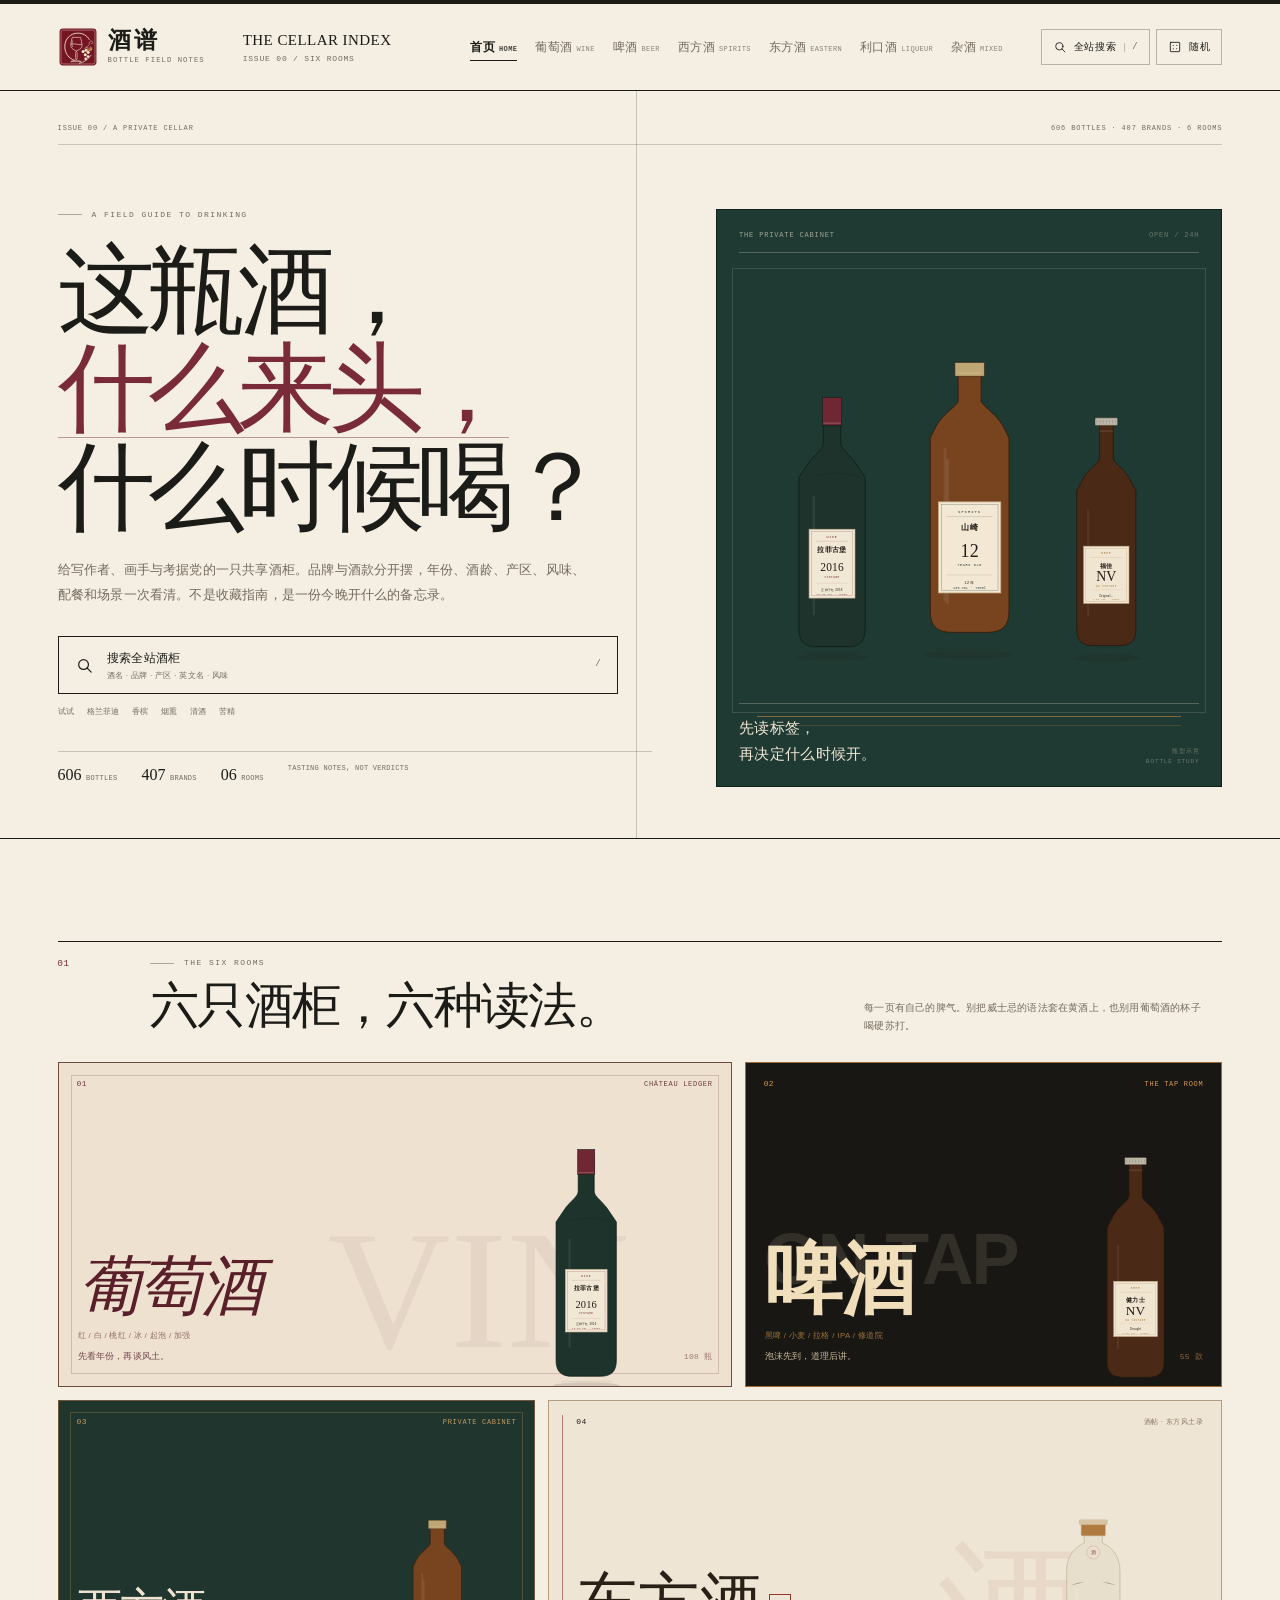
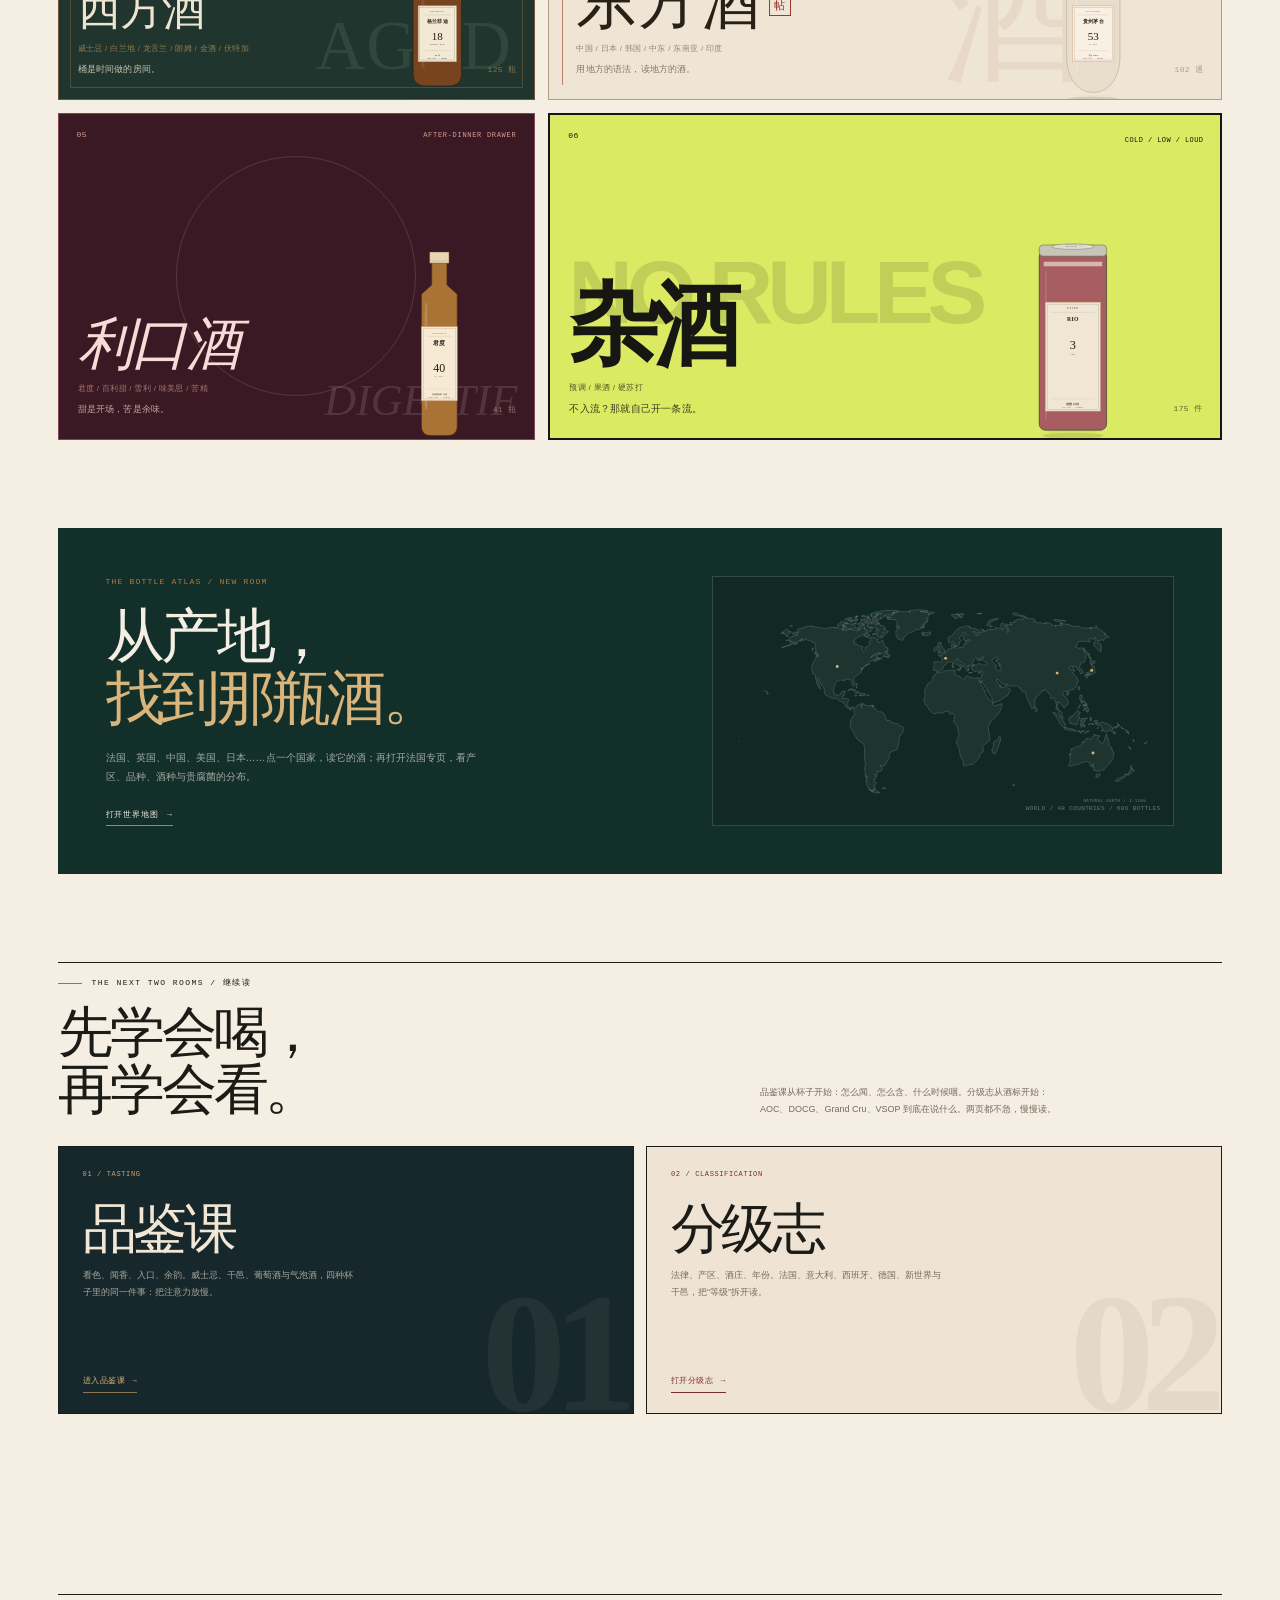
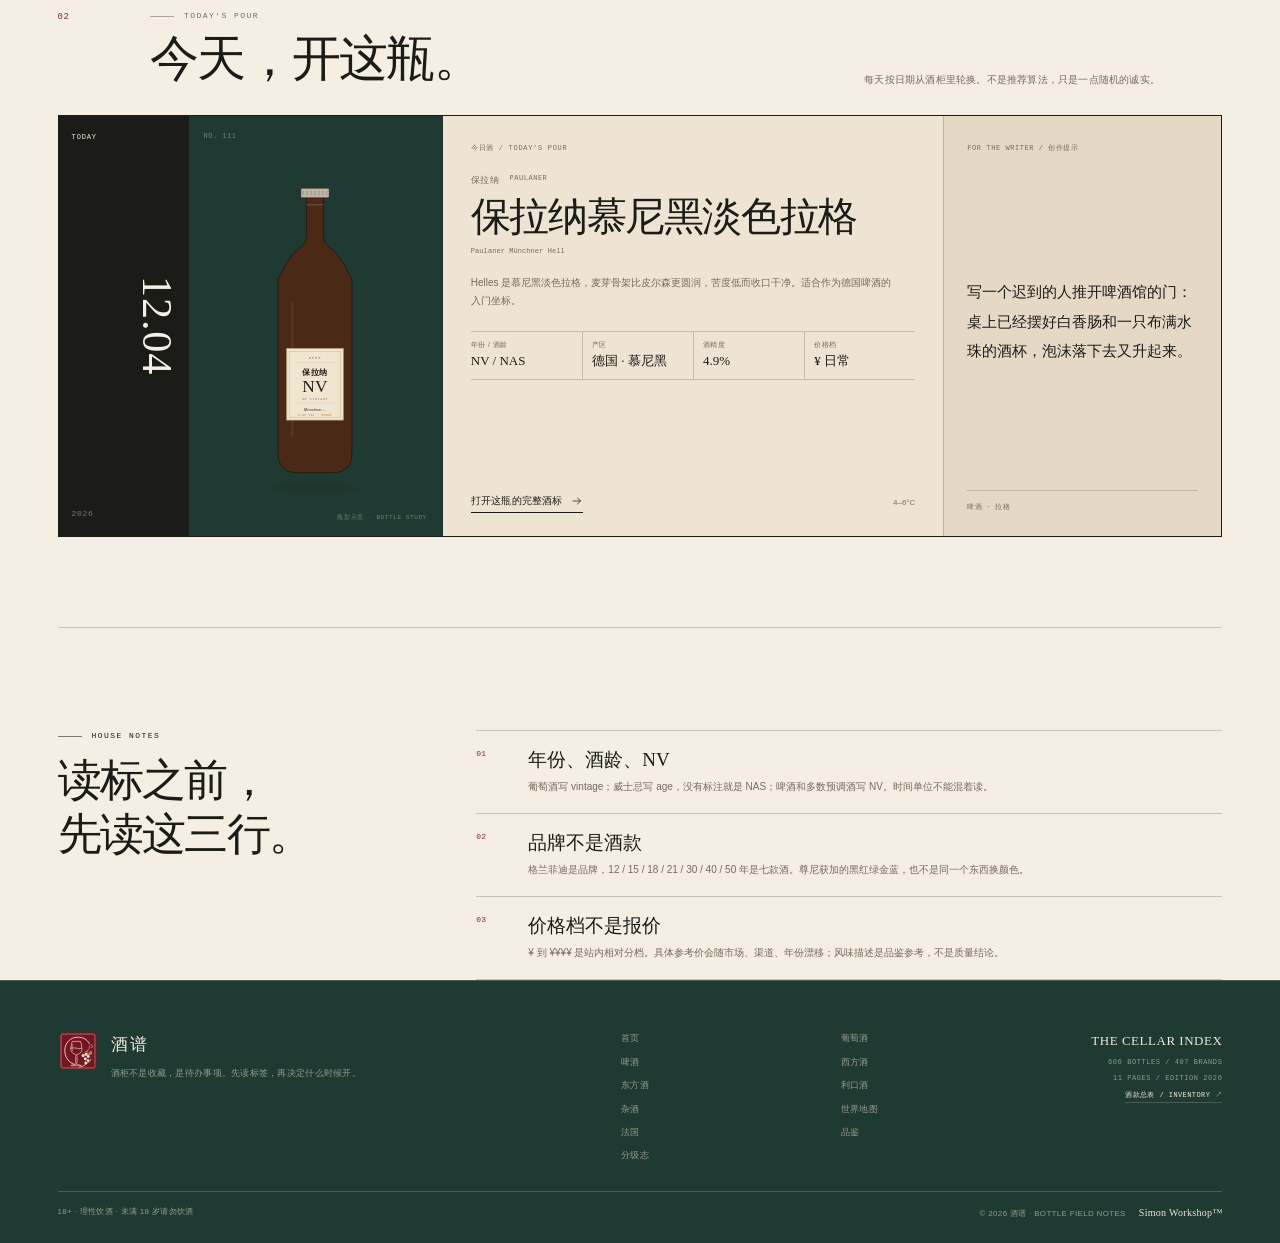
<file: index.html>
<!doctype html>
<html lang="zh-CN">
<head>
<meta charset="utf-8">
<meta name="viewport" content="width=device-width, initial-scale=1">
<meta name="color-scheme" content="light">
<meta name="theme-color" content="#f4eee3">
<title>酒谱 · 这瓶酒，什么来头，什么时候喝？</title>
<meta name="description" content="A field guide to bottles, labels and the right moment to open them.">
<link rel="icon" href="favicon.svg" type="image/svg+xml">
<link rel="stylesheet" href="styles.css">
<link rel="stylesheet" href="css/core.css">
<link rel="stylesheet" href="css/home.css">
</head>
<body data-page="home" class="page-home">
<div class="page-veil" aria-hidden="true">
  <div class="page-veil-inner">
    <span class="page-veil-no">00 / INDEX</span>
    <strong>酒谱</strong>
    <em>THE CELLAR INDEX</em>
    <span class="page-veil-line"></span>
    <small>A FIELD GUIDE TO DRINKING · 酒谱</small>
  </div>
</div>
<a class="skip-link" href="#main">跳到主要内容</a><header class="app-head head-home">
  <div class="head-shell shell">
    <a class="app-brand" href="index.html" aria-label="酒谱首页">
      <span class="brand-seal" aria-hidden="true">谱</span>
      <span class="brand-type">酒谱<small>BOTTLE FIELD NOTES</small></span>
    </a>
    <div class="head-context"><strong>THE CELLAR INDEX</strong><span>ISSUE 00 / SIX ROOMS</span></div>
    <nav class="app-nav" aria-label="酒类导航">
        <a class="app-nav-link" href="index.html" aria-current="page"><span>首页</span><small>HOME</small></a>
        <a class="app-nav-link" href="wine.html"><span>葡萄酒</span><small>WINE</small></a>
        <a class="app-nav-link" href="beer.html"><span>啤酒</span><small>BEER</small></a>
        <a class="app-nav-link" href="spirits.html"><span>西方酒</span><small>SPIRITS</small></a>
        <a class="app-nav-link" href="eastern.html"><span>东方酒</span><small>EASTERN</small></a>
        <a class="app-nav-link" href="liqueur.html"><span>利口酒</span><small>LIQUEUR</small></a>
        <a class="app-nav-link" href="mixed.html"><span>杂酒</span><small>MIXED</small></a>
    </nav>
    <div class="head-tools">
      <button class="tool-search" type="button" data-open-search aria-label="搜索全站，快捷键斜杠"><svg class="icon" viewBox="0 0 24 24" aria-hidden="true" focusable="false"><circle cx="10.8" cy="10.8" r="6.2"></circle><path d="m15.4 15.4 5 5"></path></svg><span>全站搜索</span><kbd>/</kbd></button>
      <button class="tool-random" type="button" data-random aria-label="随机一瓶"><svg class="icon" viewBox="0 0 24 24" aria-hidden="true" focusable="false"><rect x="4" y="4" width="16" height="16" rx="1"></rect><circle cx="9" cy="9" r="1" fill="currentColor" stroke="none"></circle><circle cx="15" cy="9" r="1" fill="currentColor" stroke="none"></circle><circle cx="9" cy="15" r="1" fill="currentColor" stroke="none"></circle><circle cx="15" cy="15" r="1" fill="currentColor" stroke="none"></circle></svg><span>随机</span></button>
    </div>
  </div>
</header>
<main id="main" class="home-page">
  <section class="home-cover">
    <div class="cover-shell shell">
      <div class="cover-topline"><span>ISSUE 00 / A PRIVATE CELLAR</span><span><span data-total-bottles>606</span> BOTTLES · <span data-total-brands>407</span> BRANDS · 6 ROOMS</span></div>
      <div class="cover-grid">
        <div class="cover-copy">
          <p class="kicker">A FIELD GUIDE TO DRINKING</p>
          <h1 class="cover-title"><span>这瓶酒，</span><span><em>什么来头，</em></span><span>什么时候喝？</span></h1>
          <p class="cover-lede">给写作者、画手与考据党的一只共享酒柜。品牌与酒款分开摆，年份、酒龄、产区、风味、配餐和场景一次看清。不是收藏指南，是一份今晚开什么的备忘录。</p>
          <button class="cover-search" type="button" data-open-search>
            <svg class="icon" viewBox="0 0 24 24" aria-hidden="true" focusable="false"><circle cx="10.8" cy="10.8" r="6.2"></circle><path d="m15.4 15.4 5 5"></path></svg><span><strong>搜索全站酒柜</strong><small>酒名 · 品牌 · 产区 · 英文名 · 风味</small></span><kbd>/</kbd>
          </button>
          <div class="cover-shortcuts"><span>试试</span><button type="button" data-search-term="格兰菲迪">格兰菲迪</button><button type="button" data-search-term="香槟">香槟</button><button type="button" data-search-term="烟熏">烟熏</button><button type="button" data-search-term="清酒">清酒</button><button type="button" data-search-term="苦精">苦精</button></div>
          <div class="cover-stats">
            <span><strong data-total-bottles>—</strong> bottles</span>
            <span><strong data-total-brands>—</strong> brands</span>
            <span><strong data-total-categories>06</strong> rooms</span>
            <span>tasting notes, not verdicts</span>
          </div>
        </div>
        <aside class="cover-cabinet" aria-label="封面酒柜：三瓶代表酒，瓶型示意">
          <div class="cabinet-head"><span>THE PRIVATE CABINET</span><span>OPEN / 24H</span></div>
          <div class="cabinet-stage">
            <figure class="page-bottle cabinet-bottle cabinet-bottle-1">
  <span class="page-bottle-art" data-bottle-art="lafite-2016"></span>
  <figcaption>WINE · LAFITE 2016</figcaption>
</figure>
            <figure class="page-bottle cabinet-bottle cabinet-bottle-2">
  <span class="page-bottle-art" data-bottle-art="yamazaki-12"></span>
  <figcaption>SPIRITS · YAMAZAKI 12</figcaption>
</figure>
            <figure class="page-bottle cabinet-bottle cabinet-bottle-3">
  <span class="page-bottle-art" data-bottle-art="hoegaarden-white"></span>
  <figcaption>BEER · HOEGAARDEN</figcaption>
</figure>
          </div>
          <div class="cabinet-foot"><p>先读标签，<br>再决定什么时候开。</p><span>瓶型示意<br>BOTTLE STUDY</span></div>
        </aside>
      </div>
    </div>
  </section>

  <section class="rooms-section shell" id="categories" aria-labelledby="roomsHeading">
    <div class="section-marker"><span class="marker-no">01</span><p class="kicker">THE SIX ROOMS</p><h2 id="roomsHeading">六只酒柜，六种读法。</h2><p>每一页有自己的脾气。别把威士忌的语法套在黄酒上，也别用葡萄酒的杯子喝硬苏打。</p></div>
    <div class="rooms-grid">
      <a class="room-card room-wine" href="wine.html">
  <span class="room-no">01</span>
  <span class="room-en">CHÂTEAU LEDGER</span>
  <span class="room-art" data-bottle-art="lafite-2016" aria-hidden="true"></span>
  <strong class="room-title">葡萄酒</strong>
  <span class="room-types">红 / 白 / 桃红 / 冰 / 起泡 / 加强</span>
  <span class="room-note">先看年份，再谈风土。</span>
  <span class="room-count" data-category-count="wine">—</span>
  <span class="room-go">进入酒柜 <svg class="icon" viewBox="0 0 24 24" aria-hidden="true" focusable="false"><path d="M4 12h15"></path><path d="m13 6 6 6-6 6"></path></svg></span>
</a><a class="room-card room-beer" href="beer.html">
  <span class="room-no">02</span>
  <span class="room-en">THE TAP ROOM</span>
  <span class="room-art" data-bottle-art="guinness-draught" aria-hidden="true"></span>
  <strong class="room-title">啤酒</strong>
  <span class="room-types">黑啤 / 小麦 / 拉格 / IPA / 修道院</span>
  <span class="room-note">泡沫先到，道理后讲。</span>
  <span class="room-count" data-category-count="beer">—</span>
  <span class="room-go">进入酒柜 <svg class="icon" viewBox="0 0 24 24" aria-hidden="true" focusable="false"><path d="M4 12h15"></path><path d="m13 6 6 6-6 6"></path></svg></span>
</a><a class="room-card room-spirits" href="spirits.html">
  <span class="room-no">03</span>
  <span class="room-en">PRIVATE CABINET</span>
  <span class="room-art" data-bottle-art="glenfiddich-18" aria-hidden="true"></span>
  <strong class="room-title">西方酒</strong>
  <span class="room-types">威士忌 / 白兰地 / 龙舌兰 / 朗姆 / 金酒 / 伏特加</span>
  <span class="room-note">桶是时间做的房间。</span>
  <span class="room-count" data-category-count="spirits">—</span>
  <span class="room-go">进入酒柜 <svg class="icon" viewBox="0 0 24 24" aria-hidden="true" focusable="false"><path d="M4 12h15"></path><path d="m13 6 6 6-6 6"></path></svg></span>
</a><a class="room-card room-eastern" href="eastern.html">
  <span class="room-no">04</span>
  <span class="room-en">酒帖 · 东方风土录</span>
  <span class="room-art" data-bottle-art="moutai-feitian" aria-hidden="true"></span>
  <strong class="room-title">东方酒</strong>
  <span class="room-types">中国 / 日本 / 韩国 / 中东 / 东南亚 / 印度</span>
  <span class="room-note">用地方的语法，读地方的酒。</span>
  <span class="room-count" data-category-count="eastern">—</span>
  <span class="room-go">进入酒柜 <svg class="icon" viewBox="0 0 24 24" aria-hidden="true" focusable="false"><path d="M4 12h15"></path><path d="m13 6 6 6-6 6"></path></svg></span>
</a><a class="room-card room-liqueur" href="liqueur.html">
  <span class="room-no">05</span>
  <span class="room-en">AFTER-DINNER DRAWER</span>
  <span class="room-art" data-bottle-art="cointreau-orange" aria-hidden="true"></span>
  <strong class="room-title">利口酒</strong>
  <span class="room-types">君度 / 百利甜 / 雪利 / 味美思 / 苦精</span>
  <span class="room-note">甜是开场，苦是余味。</span>
  <span class="room-count" data-category-count="liqueur">—</span>
  <span class="room-go">进入酒柜 <svg class="icon" viewBox="0 0 24 24" aria-hidden="true" focusable="false"><path d="M4 12h15"></path><path d="m13 6 6 6-6 6"></path></svg></span>
</a><a class="room-card room-mixed" href="mixed.html">
  <span class="room-no">06</span>
  <span class="room-en">THE COOLER ISSUE</span>
  <span class="room-art" data-bottle-art="rio-microv-peach" aria-hidden="true"></span>
  <strong class="room-title">杂酒</strong>
  <span class="room-types">预调 / 果酒 / 硬苏打</span>
  <span class="room-note">不入流？那就自己开一条流。</span>
  <span class="room-count" data-category-count="mixed">—</span>
  <span class="room-go">进入酒柜 <svg class="icon" viewBox="0 0 24 24" aria-hidden="true" focusable="false"><path d="M4 12h15"></path><path d="m13 6 6 6-6 6"></path></svg></span>
</a>
    </div>
  </section>

  <section class="home-atlas shell" aria-labelledby="homeAtlasHeading" data-reveal>
    <a class="home-atlas-link" href="map.html">
      <div class="home-atlas-copy">
        <span class="home-atlas-kicker">THE BOTTLE ATLAS / NEW ROOM</span>
        <h2 id="homeAtlasHeading">从产地，<br><em>找到那瓶酒。</em></h2>
        <p>法国、英国、中国、美国、日本……点一个国家，读它的酒；再打开法国专页，看产区、品种、酒种与贵腐菌的分布。</p>
        <span class="home-atlas-cta">打开世界地图 <span aria-hidden="true">→</span></span>
      </div>
      <div class="home-atlas-map" aria-hidden="true">
        <img src="assets/world-mini.svg" alt="">
        <span class="home-atlas-coord">WORLD / 48 COUNTRIES / 606 BOTTLES</span>
      </div>
    </a>
  </section>

  <section class="home-study shell" aria-labelledby="studyHeading" data-reveal>
    <div class="home-study-head">
      <div>
        <p class="kicker">THE NEXT TWO ROOMS / 继续读</p>
        <h2 id="studyHeading">先学会喝，<br>再学会看。</h2>
      </div>
      <p>品鉴课从杯子开始：怎么闻、怎么含、什么时候咽。分级志从酒标开始：AOC、DOCG、Grand Cru、VSOP 到底在说什么。两页都不急，慢慢读。</p>
    </div>
    <div class="study-grid">
      <a class="study-card study-tasting" href="tasting.html">
        <span class="study-no">01 / TASTING</span>
        <span class="study-watermark" aria-hidden="true">01</span>
        <h3>品鉴课</h3>
        <p>看色、闻香、入口、余韵。威士忌、干邑、葡萄酒与气泡酒，四种杯子里的同一件事：把注意力放慢。</p>
        <span class="study-cta">进入品鉴课 <span aria-hidden="true">→</span></span>
      </a>
      <a class="study-card study-classification" href="classification.html">
        <span class="study-no">02 / CLASSIFICATION</span>
        <span class="study-watermark" aria-hidden="true">02</span>
        <h3>分级志</h3>
        <p>法律、产区、酒庄、年份。法国、意大利、西班牙、德国、新世界与干邑，把“等级”拆开读。</p>
        <span class="study-cta">打开分级志 <span aria-hidden="true">→</span></span>
      </a>
    </div>
  </section>

  <section class="home-daily shell" aria-labelledby="todayHeading">
    <div class="section-marker"><span class="marker-no">02</span><p class="kicker">TODAY'S POUR</p><h2 id="todayHeading">今天，开这瓶。</h2><p>每天按日期从酒柜里轮换。不是推荐算法，只是一点随机的诚实。</p></div>
    <div id="todayMount"></div>
  </section>

  <section class="home-notes shell" aria-labelledby="notesHeading">
    <div class="notes-lead"><span class="kicker">HOUSE NOTES</span><h2 id="notesHeading">读标之前，<br>先读这三行。</h2></div>
    <div class="notes-list">
      <article class="note-row"><span>01</span><div><h3>年份、酒龄、NV</h3><p>葡萄酒写 vintage；威士忌写 age，没有标注就是 NAS；啤酒和多数预调酒写 NV。时间单位不能混着读。</p></div></article>
      <article class="note-row"><span>02</span><div><h3>品牌不是酒款</h3><p>格兰菲迪是品牌，12 / 15 / 18 / 21 / 30 / 40 / 50 年是七款酒。尊尼获加的黑红绿金蓝，也不是同一个东西换颜色。</p></div></article>
      <article class="note-row"><span>03</span><div><h3>价格档不是报价</h3><p>¥ 到 ¥¥¥¥ 是站内相对分档。具体参考价会随市场、渠道、年份漂移；风味描述是品鉴参考，不是质量结论。</p></div></article>
    </div>
  </section>
</main>
<footer class="app-foot">
  <div class="foot-shell shell">
    <div class="foot-brand">
      <span class="foot-seal" aria-hidden="true">谱</span>
      <div><strong>酒谱</strong><p>酒柜不是收藏，是待办事项。先读标签，再决定什么时候开。</p></div>
    </div>
    <nav class="foot-nav" aria-label="页脚导航">
      <a href="index.html">首页</a><a href="wine.html">葡萄酒</a><a href="beer.html">啤酒</a><a href="spirits.html">西方酒</a><a href="eastern.html">东方酒</a><a href="liqueur.html">利口酒</a><a href="mixed.html">杂酒</a><a href="map.html">世界地图</a><a href="france.html">法国</a><a href="tasting.html">品鉴</a><a href="classification.html">分级志</a>
    </nav>
    <div class="foot-data">
      <strong>THE CELLAR INDEX</strong>
      <span><span data-total-bottles>606</span> BOTTLES / <span data-total-brands>407</span> BRANDS</span>
      <span>11 PAGES / EDITION 2026</span>
      <a class="foot-inventory" href="inventory.svg" target="_blank" rel="noopener">酒款总表 / INVENTORY ↗</a>
    </div>
  </div>
  <div class="foot-legal shell">
    <span class="foot-warning">18+ · 理性饮酒 · 未满 18 岁请勿饮酒</span>
    <div class="foot-copy"><span>© <span data-current-year>2026</span> 酒谱 · BOTTLE FIELD NOTES</span><span class="foot-simon">Simon Workshop™</span></div>
  </div>
</footer>
<script src="data/bottles.js"></script>
<script src="app.js"></script>
</body>
</html>
</file>
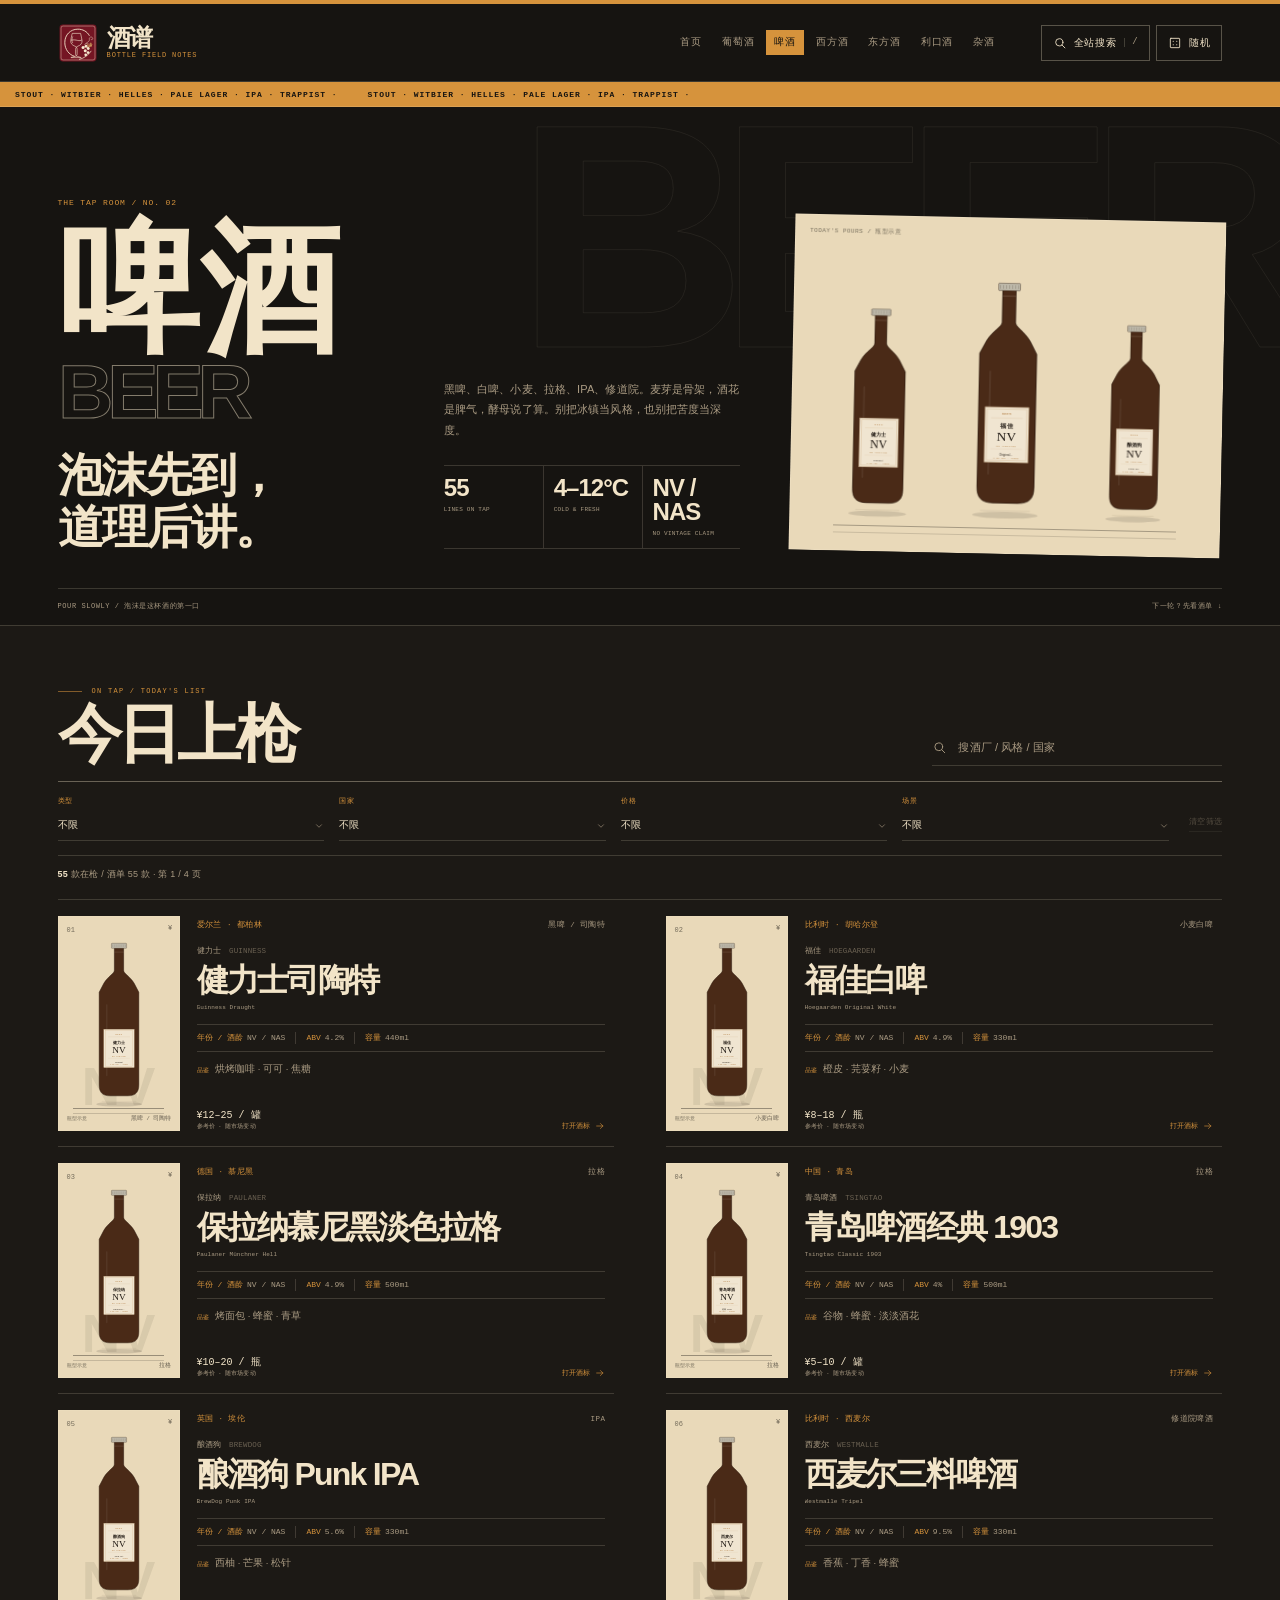
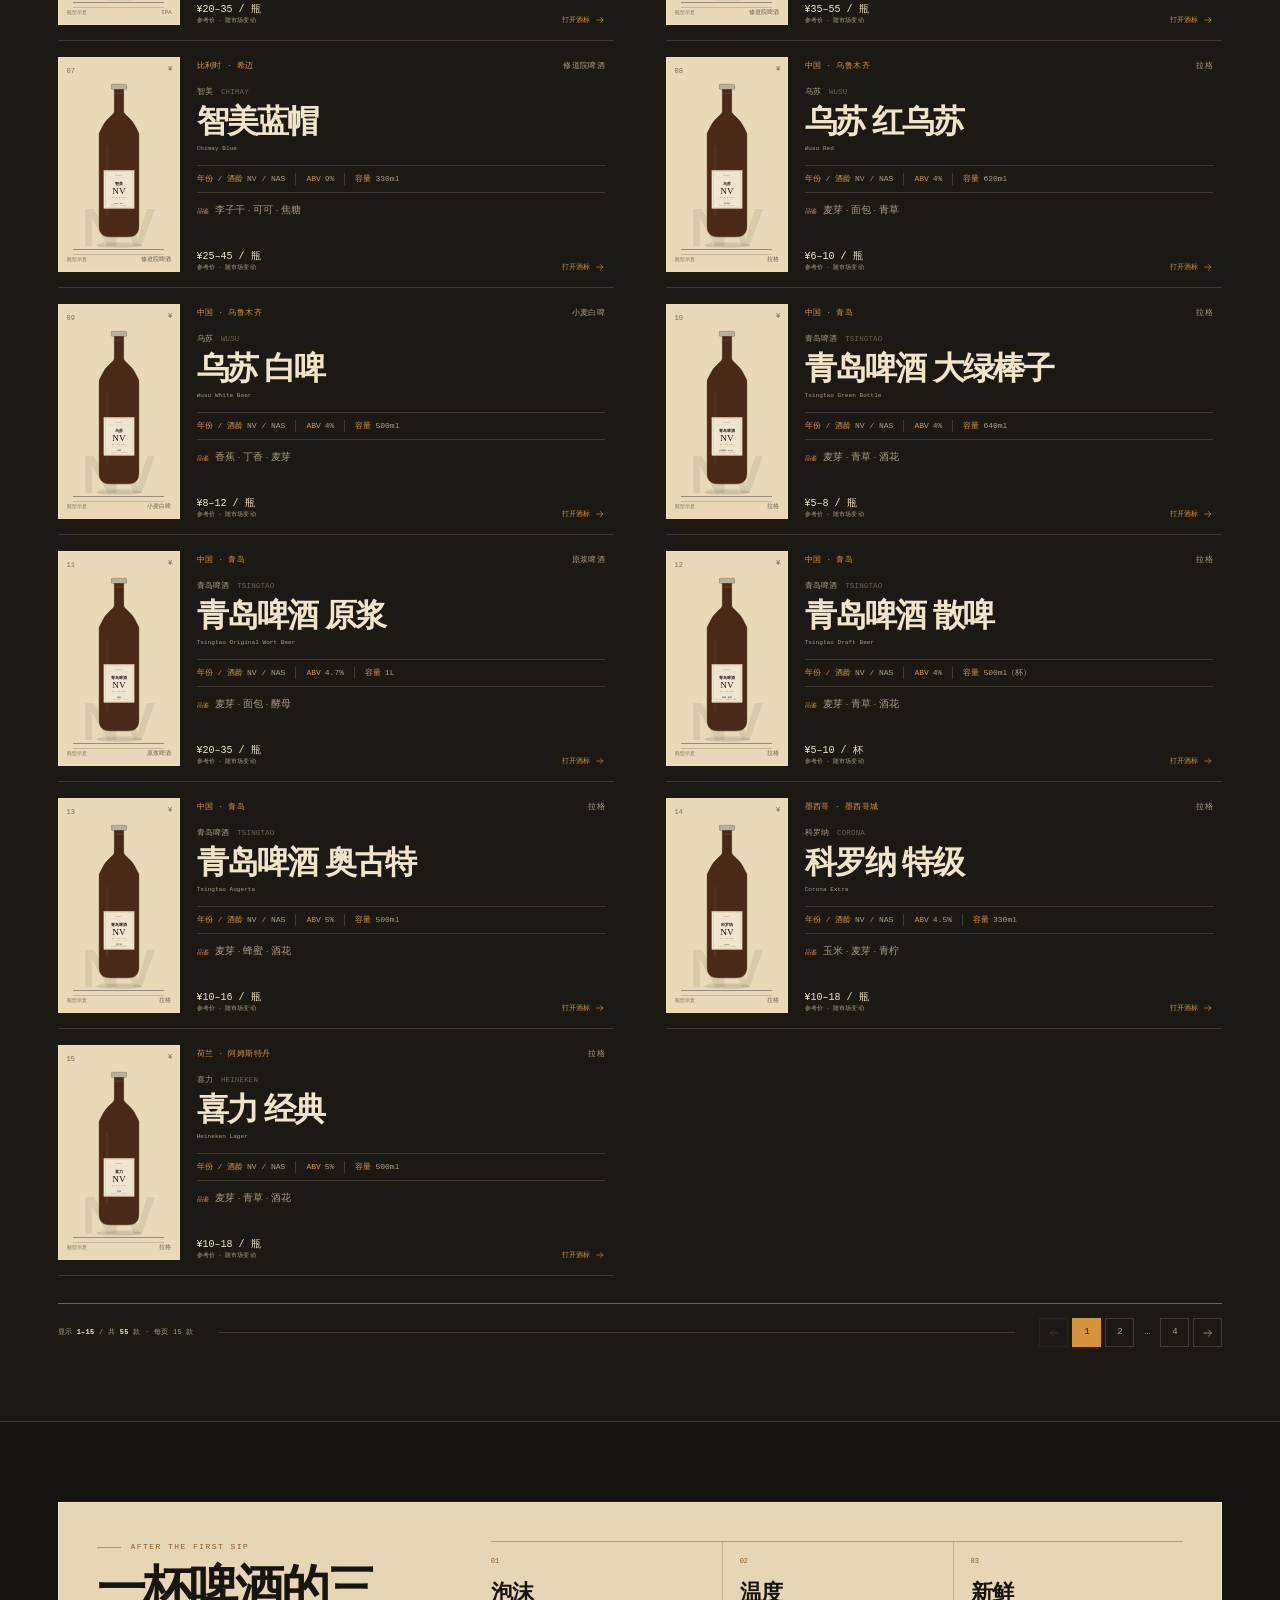
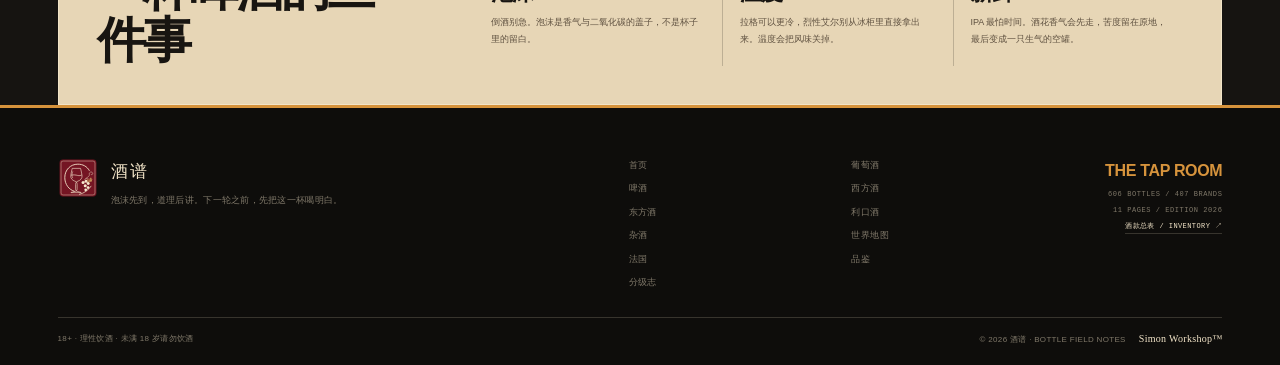
<file: beer.html>
<!doctype html>
<html lang="zh-CN">
<head>
<meta charset="utf-8">
<meta name="viewport" content="width=device-width, initial-scale=1">
<meta name="color-scheme" content="light">
<meta name="theme-color" content="#161411">
<title>啤酒 · 酒谱</title>
<meta name="description" content="黑啤、白啤、拉格、IPA 与修道院啤酒。">
<link rel="icon" href="favicon.svg" type="image/svg+xml">
<link rel="stylesheet" href="styles.css">
<link rel="stylesheet" href="css/core.css">
<link rel="stylesheet" href="css/beer.css">
</head>
<body data-page="beer" class="page-beer">
<div class="page-veil" aria-hidden="true">
  <div class="page-veil-inner">
    <span class="page-veil-no">02 / BEER</span>
    <strong>啤酒</strong>
    <em>THE TAP ROOM</em>
    <span class="page-veil-line"></span>
    <small>ON TAP · 酒谱</small>
  </div>
</div>
<a class="skip-link" href="#main">跳到主要内容</a><header class="app-head head-beer">
  <div class="head-shell shell">
    <a class="app-brand" href="index.html" aria-label="酒谱首页">
      <span class="brand-seal" aria-hidden="true">谱</span>
      <span class="brand-type">酒谱<small>BOTTLE FIELD NOTES</small></span>
    </a>
    <div class="head-context"><strong>THE TAP ROOM</strong><span>ON TAP / <span data-category-total>55</span> LINES</span></div>
    <nav class="app-nav" aria-label="酒类导航">
        <a class="app-nav-link" href="index.html"><span>首页</span><small>HOME</small></a>
        <a class="app-nav-link" href="wine.html"><span>葡萄酒</span><small>WINE</small></a>
        <a class="app-nav-link" href="beer.html" aria-current="page"><span>啤酒</span><small>BEER</small></a>
        <a class="app-nav-link" href="spirits.html"><span>西方酒</span><small>SPIRITS</small></a>
        <a class="app-nav-link" href="eastern.html"><span>东方酒</span><small>EASTERN</small></a>
        <a class="app-nav-link" href="liqueur.html"><span>利口酒</span><small>LIQUEUR</small></a>
        <a class="app-nav-link" href="mixed.html"><span>杂酒</span><small>MIXED</small></a>
    </nav>
    <div class="head-tools">
      <button class="tool-search" type="button" data-open-search aria-label="搜索全站，快捷键斜杠"><svg class="icon" viewBox="0 0 24 24" aria-hidden="true" focusable="false"><circle cx="10.8" cy="10.8" r="6.2"></circle><path d="m15.4 15.4 5 5"></path></svg><span>全站搜索</span><kbd>/</kbd></button>
      <button class="tool-random" type="button" data-random aria-label="随机一瓶"><svg class="icon" viewBox="0 0 24 24" aria-hidden="true" focusable="false"><rect x="4" y="4" width="16" height="16" rx="1"></rect><circle cx="9" cy="9" r="1" fill="currentColor" stroke="none"></circle><circle cx="15" cy="9" r="1" fill="currentColor" stroke="none"></circle><circle cx="9" cy="15" r="1" fill="currentColor" stroke="none"></circle><circle cx="15" cy="15" r="1" fill="currentColor" stroke="none"></circle></svg><span>随机</span></button>
    </div>
  </div>
</header>
<main id="main" class="beer-page">
  <section class="beer-hero">
    <div class="beer-ticker" aria-hidden="true"><span>STOUT · WITBIER · HELLES · PALE LAGER · IPA · TRAPPIST ·</span><span>STOUT · WITBIER · HELLES · PALE LAGER · IPA · TRAPPIST ·</span></div>
    <div class="beer-hero-inner shell">
      <div class="beer-title-zone">
        <span class="beer-overline">THE TAP ROOM / NO. 02</span>
        <h1><span>啤酒</span><small>BEER</small></h1>
        <p class="beer-statement">泡沫先到，<br>道理后讲。</p>
      </div>
      <div class="beer-copy-zone">
        <p class="beer-intro">黑啤、白啤、小麦、拉格、IPA、修道院。麦芽是骨架，酒花是脾气，酵母说了算。别把冰镇当风格，也别把苦度当深度。</p>
        <div class="beer-big-stats"><div><strong data-category-total>—</strong><span>LINES ON TAP</span></div><div><strong>4–12°C</strong><span>COLD &amp; FRESH</span></div><div><strong>NV / NAS</strong><span>NO VINTAGE CLAIM</span></div></div>
      </div>
      <div class="beer-art" aria-label="三瓶代表啤酒，瓶型示意">
        <figure class="page-bottle beer-figure beer-figure-1">
  <span class="page-bottle-art" data-bottle-art="guinness-draught"></span>
  <figcaption>STOUT / GUINNESS</figcaption>
</figure>
        <figure class="page-bottle beer-figure beer-figure-2">
  <span class="page-bottle-art" data-bottle-art="hoegaarden-white"></span>
  <figcaption>WITBIER / HOEGAARDEN</figcaption>
</figure>
        <figure class="page-bottle beer-figure beer-figure-3">
  <span class="page-bottle-art" data-bottle-art="brewdog-punk-ipa"></span>
  <figcaption>IPA / PUNK</figcaption>
</figure>
      </div>
    </div>
    <div class="beer-hero-bottom shell"><span>POUR SLOWLY / 泡沫是这杯酒的第一口</span><span>下一轮？先看酒单 ↓</span></div>
  </section>

  <section class="beer-board" id="catalog" aria-labelledby="beerBoardHeading">
    <span id="catalogTop"></span>
    <div class="beer-board-inner shell">
      <header class="beer-board-head">
        <div><p class="kicker">ON TAP / TODAY'S LIST</p><h2 id="beerBoardHeading">今日上枪</h2></div>
        <div class="local-filter beer-local" id="localSearchWrap">
  <svg class="icon" viewBox="0 0 24 24" aria-hidden="true" focusable="false"><circle cx="10.8" cy="10.8" r="6.2"></circle><path d="m15.4 15.4 5 5"></path></svg>
  <label class="sr-only" for="localPageSearch">在本页搜索酒款、品牌或产区</label>
  <input id="localPageSearch" type="search" autocomplete="off" spellcheck="false" placeholder="搜酒厂 / 风格 / 国家">
  <button class="local-clear" id="localSearchClear" type="button" aria-label="清空本页搜索"><svg class="icon" viewBox="0 0 24 24" aria-hidden="true" focusable="false"><path d="M5 5l14 14M19 5 5 19"></path></svg></button>
</div>
      </header>
      <div class="beer-filter-console"><div class="beer-filter-controls" id="filterControls"></div><button class="filter-reset beer-reset" id="filterReset" type="button" disabled>清空筛选</button></div>
      <div class="beer-result-row"><p class="result-line" id="resultCount" aria-live="polite">正在擦杯…</p><div class="active-chips" id="activeFilterChips"></div></div>
      <div class="beer-grid" id="bottleGrid"></div>
      <nav class="pager beer-pager" id="pagination" aria-label="啤酒分页"></nav>
    </div>
  </section>

  <section class="beer-ritual shell">
    <div class="beer-ritual-title"><p class="kicker">AFTER THE FIRST SIP</p><h2>一杯啤酒的三件事</h2></div>
    <div class="beer-ritual-grid">
      <div><span>01</span><strong>泡沫</strong><p>倒酒别急。泡沫是香气与二氧化碳的盖子，不是杯子里的留白。</p></div>
      <div><span>02</span><strong>温度</strong><p>拉格可以更冷，烈性艾尔别从冰柜里直接拿出来。温度会把风味关掉。</p></div>
      <div><span>03</span><strong>新鲜</strong><p>IPA 最怕时间。酒花香气会先走，苦度留在原地，最后变成一只生气的空罐。</p></div>
    </div>
  </section>
</main>
<footer class="app-foot">
  <div class="foot-shell shell">
    <div class="foot-brand">
      <span class="foot-seal" aria-hidden="true">谱</span>
      <div><strong>酒谱</strong><p>泡沫先到，道理后讲。下一轮之前，先把这一杯喝明白。</p></div>
    </div>
    <nav class="foot-nav" aria-label="页脚导航">
      <a href="index.html">首页</a><a href="wine.html">葡萄酒</a><a href="beer.html">啤酒</a><a href="spirits.html">西方酒</a><a href="eastern.html">东方酒</a><a href="liqueur.html">利口酒</a><a href="mixed.html">杂酒</a><a href="map.html">世界地图</a><a href="france.html">法国</a><a href="tasting.html">品鉴</a><a href="classification.html">分级志</a>
    </nav>
    <div class="foot-data">
      <strong>THE TAP ROOM</strong>
      <span><span data-total-bottles>606</span> BOTTLES / <span data-total-brands>407</span> BRANDS</span>
      <span>11 PAGES / EDITION 2026</span>
      <a class="foot-inventory" href="inventory.svg" target="_blank" rel="noopener">酒款总表 / INVENTORY ↗</a>
    </div>
  </div>
  <div class="foot-legal shell">
    <span class="foot-warning">18+ · 理性饮酒 · 未满 18 岁请勿饮酒</span>
    <div class="foot-copy"><span>© <span data-current-year>2026</span> 酒谱 · BOTTLE FIELD NOTES</span><span class="foot-simon">Simon Workshop™</span></div>
  </div>
</footer>
<script src="data/bottles.js"></script>
<script src="app.js"></script>
</body>
</html>
</file>
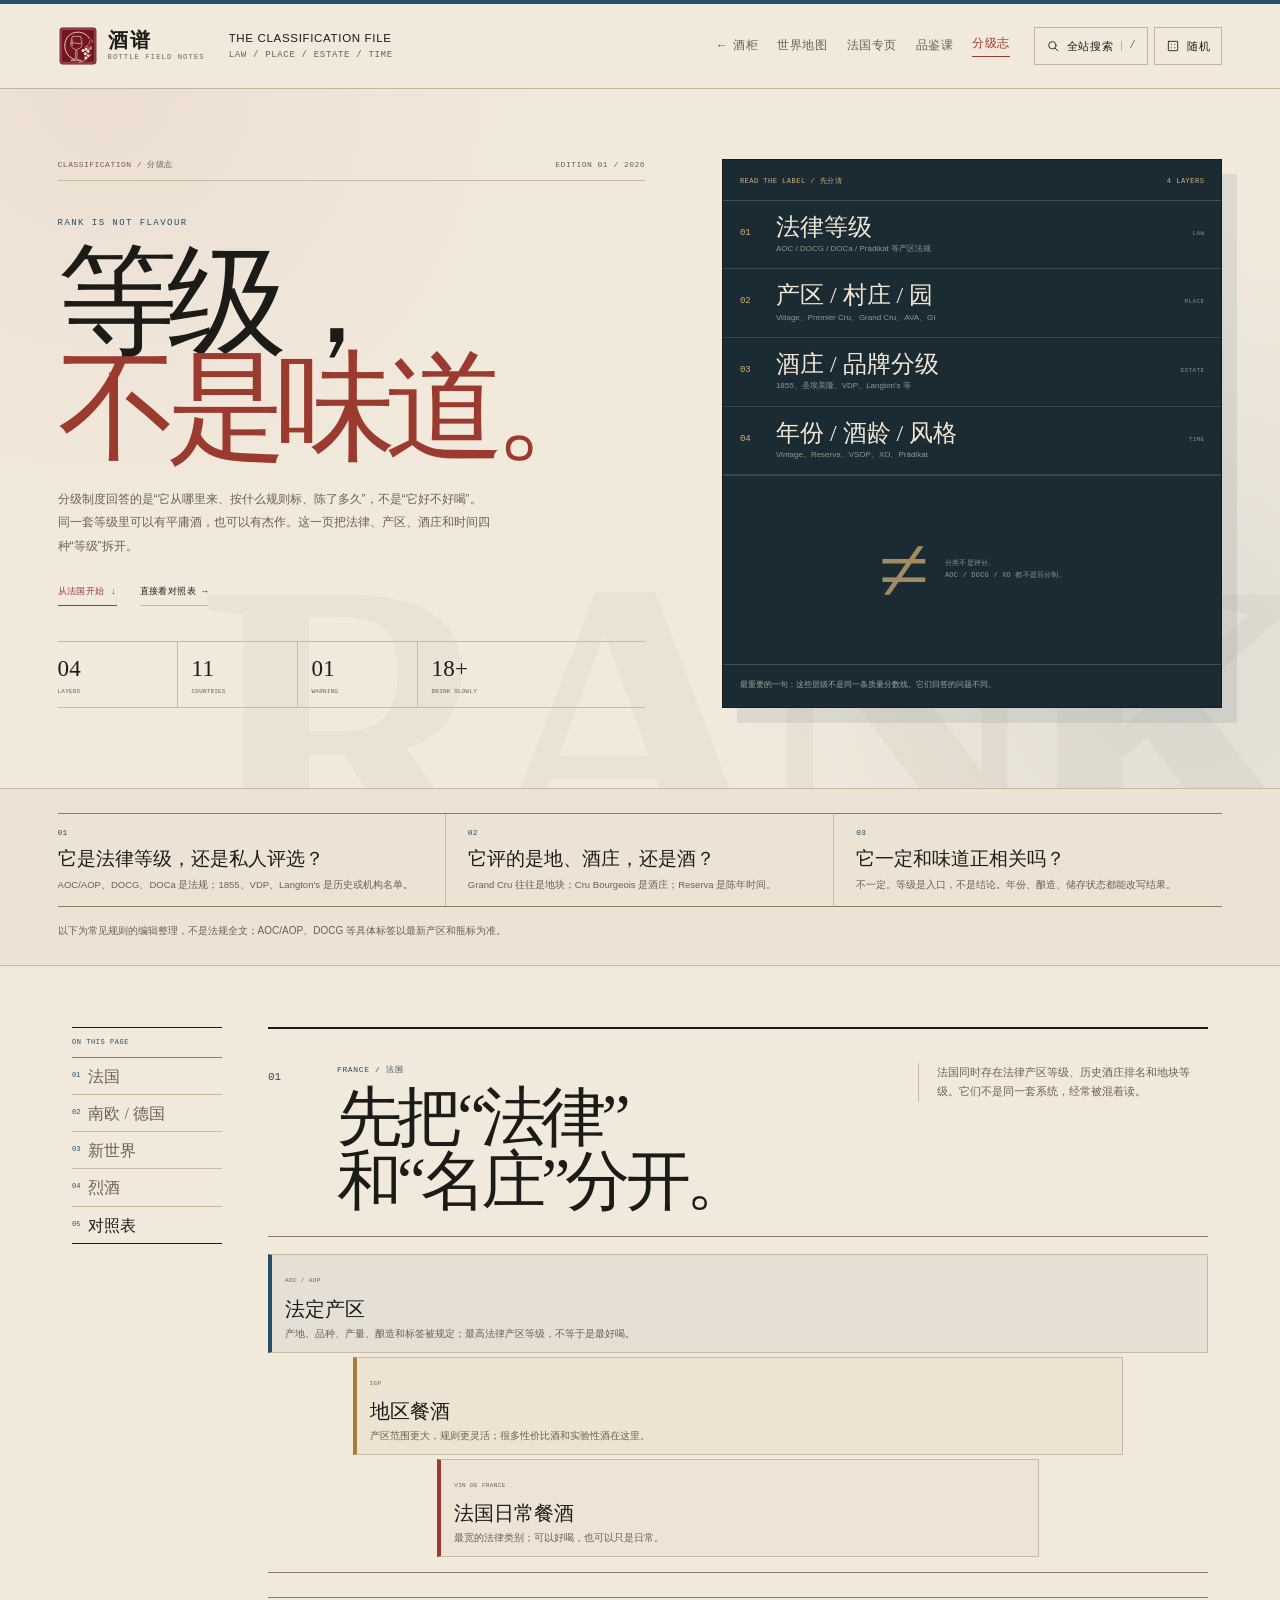
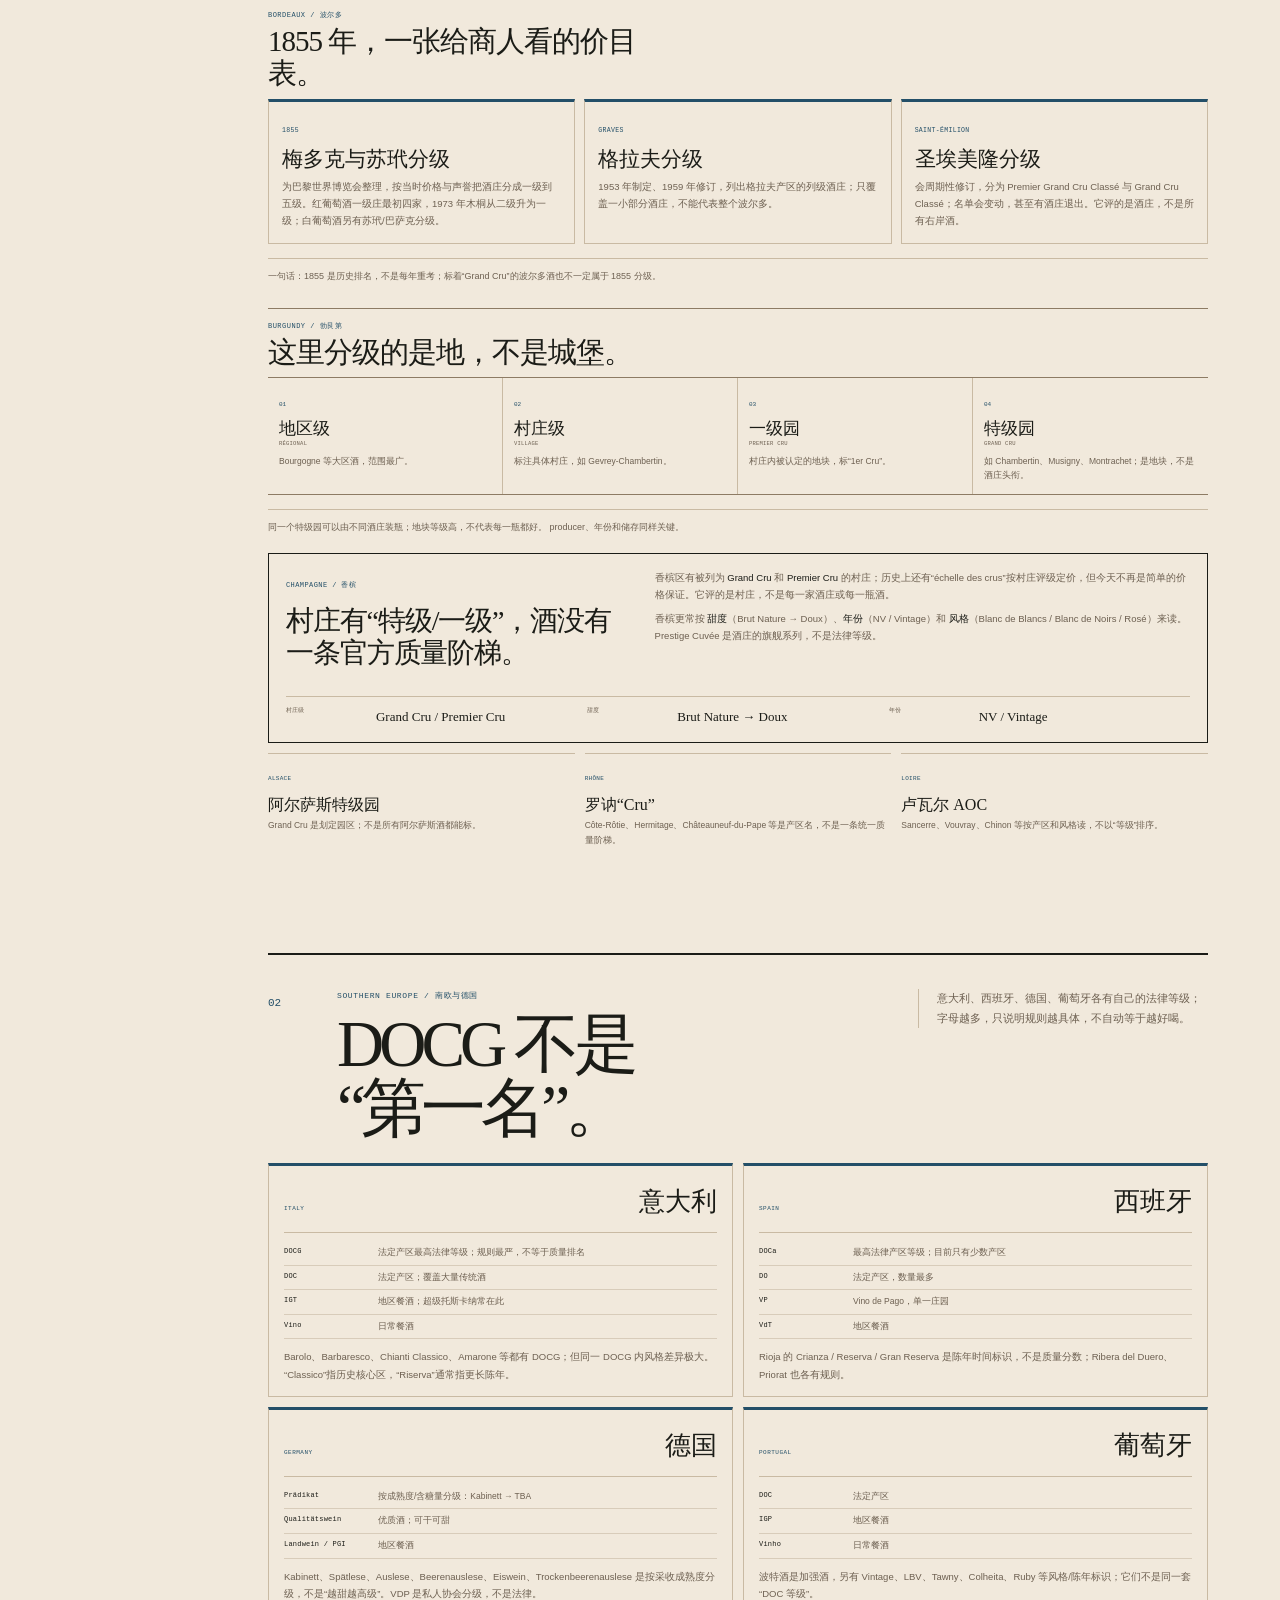
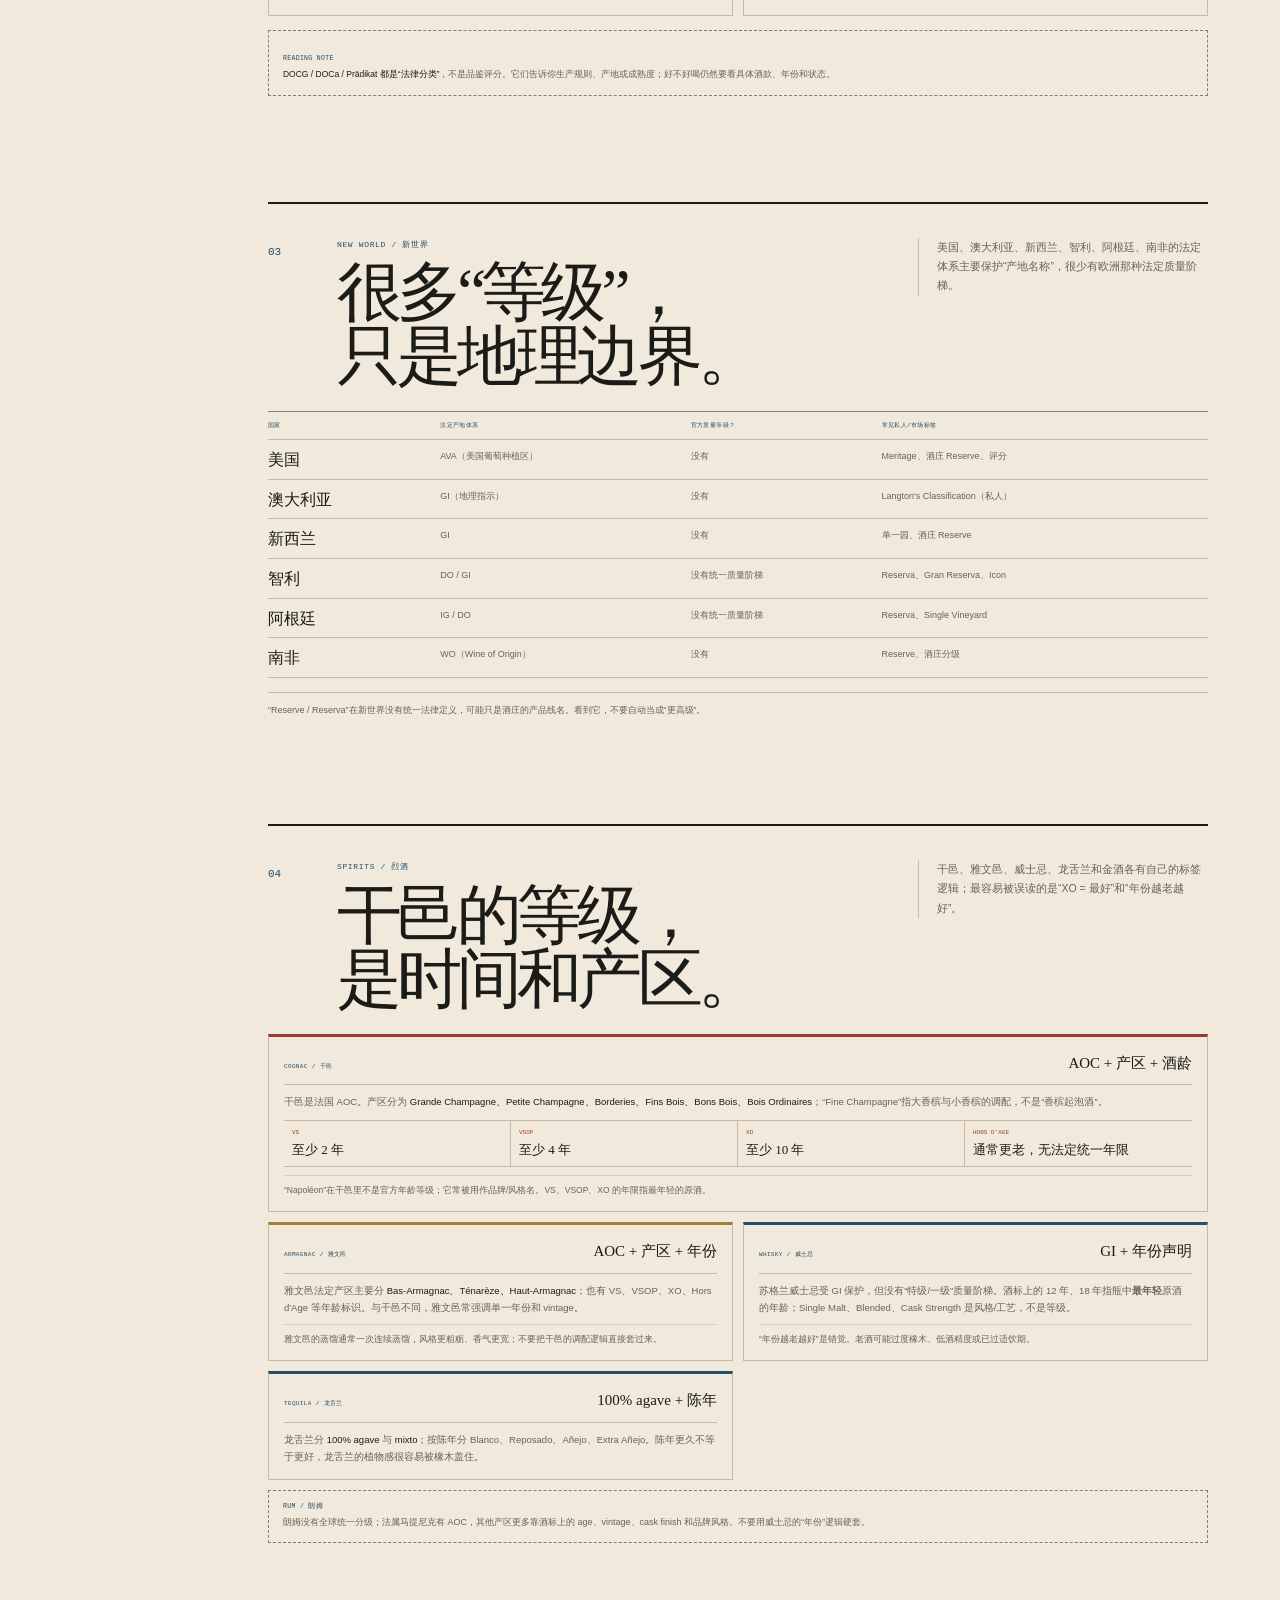
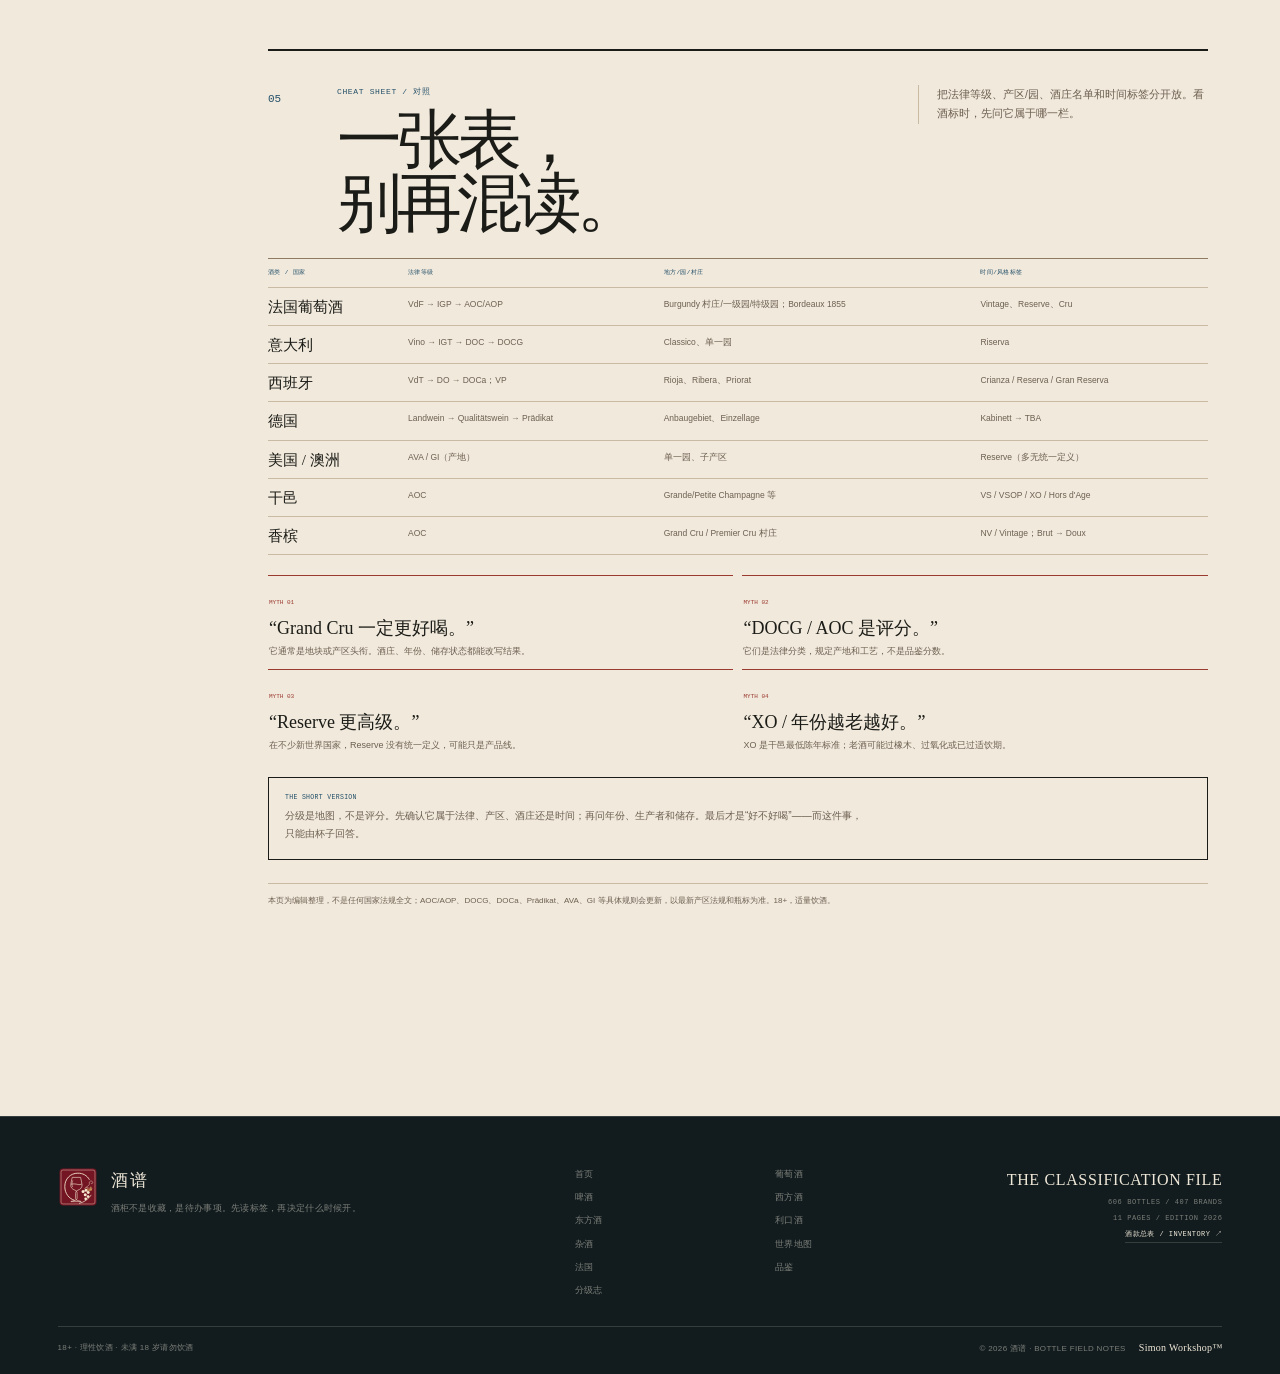
<file: classification.html>
<!doctype html>
<html lang="zh-CN">
<head>
<meta charset="utf-8">
<meta name="viewport" content="width=device-width, initial-scale=1">
<meta name="color-scheme" content="light">
<meta name="theme-color" content="#f1e9dc">
<title>分级志 · 酒谱</title>
<meta name="description" content="酒谱分级志：法国 AOC/AOP、波尔多 1855、勃艮第特级园、香槟村庄级；意大利 DOCG、西班牙 DOCa、德国 Prädikat；美国 AVA、澳洲 GI；干邑 VS/VSOP/XO 与雅文邑、威士忌分级。">
<link rel="icon" href="favicon.svg" type="image/svg+xml">
<link rel="stylesheet" href="styles.css">
<link rel="stylesheet" href="css/core.css">
<link rel="stylesheet" href="css/classification.css">
</head>
<body data-page="classification" class="page-classification">
<div class="page-veil" aria-hidden="true">
  <div class="page-veil-inner">
    <span class="page-veil-no">11 / CLASSIFICATION</span>
    <strong>分级志</strong>
    <em>RANK IS NOT FLAVOUR</em>
    <span class="page-veil-line"></span>
    <small>LAW · PLACE · ESTATE · TIME</small>
  </div>
</div>
<a class="skip-link" href="#main">跳到主要内容</a>
<header class="app-head classification-head">
  <div class="head-shell shell">
    <a class="app-brand" href="index.html" aria-label="酒谱首页">
      <span class="brand-seal" aria-hidden="true">谱</span>
      <span class="brand-type">酒谱<small>BOTTLE FIELD NOTES</small></span>
    </a>
    <div class="classification-head-copy"><strong>THE CLASSIFICATION FILE</strong><span>LAW / PLACE / ESTATE / TIME</span></div>
    <nav class="classification-head-links" aria-label="分级志导航">
      <a href="index.html">← 酒柜</a>
      <a href="map.html">世界地图</a>
      <a href="france.html">法国专页</a>
      <a href="tasting.html">品鉴课</a>
      <a href="classification.html" aria-current="page">分级志</a>
    </nav>
    <div class="head-tools">
      <button class="tool-search" type="button" data-open-search aria-label="搜索全站，快捷键斜杠"><svg class="icon" viewBox="0 0 24 24" aria-hidden="true" focusable="false"><circle cx="10.8" cy="10.8" r="6.2"></circle><path d="m15.4 15.4 5 5"></path></svg><span>全站搜索</span><kbd>/</kbd></button>
      <button class="tool-random" type="button" data-random aria-label="随机一瓶"><svg class="icon" viewBox="0 0 24 24" aria-hidden="true" focusable="false"><rect x="4" y="4" width="16" height="16" rx="1"></rect><circle cx="9" cy="9" r="1" fill="currentColor" stroke="none"></circle><circle cx="15" cy="9" r="1" fill="currentColor" stroke="none"></circle><circle cx="9" cy="15" r="1" fill="currentColor" stroke="none"></circle><circle cx="15" cy="15" r="1" fill="currentColor" stroke="none"></circle></svg><span>随机</span></button>
    </div>
  </div>
</header>

<main id="main" class="classification-main">
  <section class="classification-hero" aria-labelledby="classificationHeading">
    <div class="classification-hero-inner shell">
      <div class="classification-hero-copy">
        <div class="classification-topline"><span>CLASSIFICATION / 分级志</span><span>EDITION 01 / 2026</span></div>
        <p class="classification-kicker">RANK IS NOT FLAVOUR</p>
        <h1 id="classificationHeading">等级，<br><em>不是味道。</em></h1>
        <p class="classification-lede">分级制度回答的是“它从哪里来、按什么规则标、陈了多久”，不是“它好不好喝”。同一套等级里可以有平庸酒，也可以有杰作。这一页把法律、产区、酒庄和时间四种“等级”拆开。</p>
        <div class="classification-actions">
          <a href="#france">从法国开始 ↓</a>
          <a href="#cheat-sheet">直接看对照表 →</a>
        </div>
        <div class="classification-meta">
          <span><strong>04</strong> layers</span>
          <span><strong>11</strong> countries</span>
          <span><strong>01</strong> warning</span>
          <span><strong>18+</strong> drink slowly</span>
        </div>
      </div>
      <aside class="classification-hero-card" aria-label="分级的四个层次">
        <div class="hero-card-head"><span>READ THE LABEL / 先分清</span><span>4 LAYERS</span></div>
        <div class="layers">
          <div><span>01</span><strong>法律等级</strong><em>LAW</em><p>AOC / DOCG / DOCa / Prädikat 等产区法规</p></div>
          <div><span>02</span><strong>产区 / 村庄 / 园</strong><em>PLACE</em><p>Village、Premier Cru、Grand Cru、AVA、GI</p></div>
          <div><span>03</span><strong>酒庄 / 品牌分级</strong><em>ESTATE</em><p>1855、圣埃美隆、VDP、Langton's 等</p></div>
          <div><span>04</span><strong>年份 / 酒龄 / 风格</strong><em>TIME</em><p>Vintage、Reserva、VSOP、XO、Prädikat</p></div>
        </div>
        <div class="hero-card-gap" aria-hidden="true"><span>≠</span><p>分类不是评分。<br>AOC / DOCG / XO 都不是百分制。</p></div>
        <p class="hero-card-foot">最重要的一句：这些层级不是同一条质量分数线。它们回答的问题不同。</p>
      </aside>
    </div>
  </section>

  <section class="classification-intro" aria-label="阅读分级前的问题">
    <div class="shell classification-intro-inner">
      <div class="question-strip">
        <div><span>01</span><strong>它是法律等级，还是私人评选？</strong><p>AOC/AOP、DOCG、DOCa 是法规；1855、VDP、Langton's 是历史或机构名单。</p></div>
        <div><span>02</span><strong>它评的是地、酒庄，还是酒？</strong><p>Grand Cru 往往是地块；Cru Bourgeois 是酒庄；Reserva 是陈年时间。</p></div>
        <div><span>03</span><strong>它一定和味道正相关吗？</strong><p>不一定。等级是入口，不是结论。年份、酿造、储存状态都能改写结果。</p></div>
      </div>
      <p class="classification-caveat">以下为常见规则的编辑整理，不是法规全文；AOC/AOP、DOCG 等具体标签以最新产区和瓶标为准。</p>
    </div>
  </section>

  <div class="classification-layout shell">
    <aside class="classification-toc" aria-label="章节目录">
      <span class="toc-label">ON THIS PAGE</span>
      <a href="#france"><span>01</span>法国</a>
      <a href="#europe"><span>02</span>南欧 / 德国</a>
      <a href="#new-world"><span>03</span>新世界</a>
      <a href="#spirits"><span>04</span>烈酒</a>
      <a href="#cheat-sheet"><span>05</span>对照表</a>
    </aside>

    <div class="classification-content">
      <section class="class-lesson class-france" id="france" aria-labelledby="franceClassHeading">
        <header class="class-head">
          <span class="class-no">01</span>
          <div><p class="class-kicker">FRANCE / 法国</p><h2 id="franceClassHeading">先把“法律”<br>和“名庄”分开。</h2></div>
          <p class="class-lede">法国同时存在法律产区等级、历史酒庄排名和地块等级。它们不是同一套系统，经常被混着读。</p>
        </header>

        <div class="fr-pyramid" aria-label="法国葡萄酒法律等级">
          <div class="pyramid-level level-aoc"><span>AOC / AOP</span><strong>法定产区</strong><p>产地、品种、产量、酿造和标签被规定；最高法律产区等级，不等于是最好喝。</p></div>
          <div class="pyramid-level level-igp"><span>IGP</span><strong>地区餐酒</strong><p>产区范围更大，规则更灵活；很多性价比酒和实验性酒在这里。</p></div>
          <div class="pyramid-level level-vdf"><span>VIN DE FRANCE</span><strong>法国日常餐酒</strong><p>最宽的法律类别；可以好喝，也可以只是日常。</p></div>
        </div>

        <div class="subhead"><span>BORDEAUX / 波尔多</span><h3>1855 年，一张给商人看的价目表。</h3></div>
        <div class="bordeaux-grid">
          <article class="note-box"><span class="box-no">1855</span><h4>梅多克与苏玳分级</h4><p>为巴黎世界博览会整理，按当时价格与声誉把酒庄分成一级到五级。红葡萄酒一级庄最初四家，1973 年木桐从二级升为一级；白葡萄酒另有苏玳/巴萨克分级。</p></article>
          <article class="note-box"><span class="box-no">GRAVES</span><h4>格拉夫分级</h4><p>1953 年制定、1959 年修订，列出格拉夫产区的列级酒庄；只覆盖一小部分酒庄，不能代表整个波尔多。</p></article>
          <article class="note-box"><span class="box-no">SAINT-ÉMILION</span><h4>圣埃美隆分级</h4><p>会周期性修订，分为 Premier Grand Cru Classé 与 Grand Cru Classé；名单会变动，甚至有酒庄退出。它评的是酒庄，不是所有右岸酒。</p></article>
        </div>
        <p class="class-note">一句话：1855 是历史排名，不是每年重考；标着“Grand Cru”的波尔多酒也不一定属于 1855 分级。</p>

        <div class="subhead"><span>BURGUNDY / 勃艮第</span><h3>这里分级的是地，不是城堡。</h3></div>
        <div class="burgundy-ladder" aria-label="勃艮第分级">
          <div><span>01</span><strong>地区级</strong><em>RÉGIONAL</em><p>Bourgogne 等大区酒，范围最广。</p></div>
          <div><span>02</span><strong>村庄级</strong><em>VILLAGE</em><p>标注具体村庄，如 Gevrey-Chambertin。</p></div>
          <div><span>03</span><strong>一级园</strong><em>PREMIER CRU</em><p>村庄内被认定的地块，标“1er Cru”。</p></div>
          <div><span>04</span><strong>特级园</strong><em>GRAND CRU</em><p>如 Chambertin、Musigny、Montrachet；是地块，不是酒庄头衔。</p></div>
        </div>
        <p class="class-note">同一个特级园可以由不同酒庄装瓶；地块等级高，不代表每一瓶都好。 producer、年份和储存同样关键。</p>

        <div class="champagne-box">
          <div class="champagne-box-head"><span>CHAMPAGNE / 香槟</span><h3>村庄有“特级/一级”，酒没有一条官方质量阶梯。</h3></div>
          <div class="champagne-box-copy">
            <p>香槟区有被列为 <b>Grand Cru</b> 和 <b>Premier Cru</b> 的村庄；历史上还有“échelle des crus”按村庄评级定价，但今天不再是简单的价格保证。它评的是村庄，不是每一家酒庄或每一瓶酒。</p>
            <p>香槟更常按 <b>甜度</b>（Brut Nature → Doux）、<b>年份</b>（NV / Vintage）和 <b>风格</b>（Blanc de Blancs / Blanc de Noirs / Rosé）来读。Prestige Cuvée 是酒庄的旗舰系列，不是法律等级。</p>
          </div>
          <div class="champagne-mini"><span>村庄级</span><strong>Grand Cru / Premier Cru</strong><span>甜度</span><strong>Brut Nature → Doux</strong><span>年份</span><strong>NV / Vintage</strong></div>
        </div>

        <div class="small-grid">
          <div><span>ALSACE</span><strong>阿尔萨斯特级园</strong><p>Grand Cru 是划定园区；不是所有阿尔萨斯酒都能标。</p></div>
          <div><span>RHÔNE</span><strong>罗讷“Cru”</strong><p>Côte-Rôtie、Hermitage、Châteauneuf-du-Pape 等是产区名，不是一条统一质量阶梯。</p></div>
          <div><span>LOIRE</span><strong>卢瓦尔 AOC</strong><p>Sancerre、Vouvray、Chinon 等按产区和风格读，不以“等级”排序。</p></div>
        </div>
      </section>

      <section class="class-lesson class-europe" id="europe" aria-labelledby="europeHeading">
        <header class="class-head">
          <span class="class-no">02</span>
          <div><p class="class-kicker">SOUTHERN EUROPE / 南欧与德国</p><h2 id="europeHeading">DOCG 不是<br>“第一名”。</h2></div>
          <p class="class-lede">意大利、西班牙、德国、葡萄牙各有自己的法律等级；字母越多，只说明规则越具体，不自动等于越好喝。</p>
        </header>

        <div class="country-grid">
          <article class="country-card country-italy">
            <div class="country-card-head"><span>ITALY</span><strong>意大利</strong></div>
            <div class="tier-stack">
              <div><b>DOCG</b><span>法定产区最高法律等级；规则最严，不等于质量排名</span></div>
              <div><b>DOC</b><span>法定产区；覆盖大量传统酒</span></div>
              <div><b>IGT</b><span>地区餐酒；超级托斯卡纳常在此</span></div>
              <div><b>Vino</b><span>日常餐酒</span></div>
            </div>
            <p>Barolo、Barbaresco、Chianti Classico、Amarone 等都有 DOCG；但同一 DOCG 内风格差异极大。“Classico”指历史核心区，“Riserva”通常指更长陈年。</p>
          </article>
          <article class="country-card country-spain">
            <div class="country-card-head"><span>SPAIN</span><strong>西班牙</strong></div>
            <div class="tier-stack">
              <div><b>DOCa</b><span>最高法律产区等级；目前只有少数产区</span></div>
              <div><b>DO</b><span>法定产区，数量最多</span></div>
              <div><b>VP</b><span>Vino de Pago，单一庄园</span></div>
              <div><b>VdT</b><span>地区餐酒</span></div>
            </div>
            <p>Rioja 的 Crianza / Reserva / Gran Reserva 是陈年时间标识，不是质量分数；Ribera del Duero、Priorat 也各有规则。</p>
          </article>
          <article class="country-card country-germany">
            <div class="country-card-head"><span>GERMANY</span><strong>德国</strong></div>
            <div class="tier-stack">
              <div><b>Prädikat</b><span>按成熟度/含糖量分级：Kabinett → TBA</span></div>
              <div><b>Qualitätswein</b><span>优质酒；可干可甜</span></div>
              <div><b>Landwein / PGI</b><span>地区餐酒</span></div>
            </div>
            <p>Kabinett、Spätlese、Auslese、Beerenauslese、Eiswein、Trockenbeerenauslese 是按采收成熟度分级，不是“越甜越高级”。VDP 是私人协会分级，不是法律。</p>
          </article>
          <article class="country-card country-portugal">
            <div class="country-card-head"><span>PORTUGAL</span><strong>葡萄牙</strong></div>
            <div class="tier-stack">
              <div><b>DOC</b><span>法定产区</span></div>
              <div><b>IGP</b><span>地区餐酒</span></div>
              <div><b>Vinho</b><span>日常餐酒</span></div>
            </div>
            <p>波特酒是加强酒，另有 Vintage、LBV、Tawny、Colheita、Ruby 等风格/陈年标识；它们不是同一套“DOC 等级”。</p>
          </article>
        </div>

        <div class="legend-box">
          <span class="box-no">READING NOTE</span>
          <p><b>DOCG / DOCa / Prädikat 都是“法律分类”</b>，不是品鉴评分。它们告诉你生产规则、产地或成熟度；好不好喝仍然要看具体酒款、年份和状态。</p>
        </div>
      </section>

      <section class="class-lesson class-new" id="new-world" aria-labelledby="newHeading">
        <header class="class-head">
          <span class="class-no">03</span>
          <div><p class="class-kicker">NEW WORLD / 新世界</p><h2 id="newHeading">很多“等级”，<br>只是地理边界。</h2></div>
          <p class="class-lede">美国、澳大利亚、新西兰、智利、阿根廷、南非的法定体系主要保护“产地名称”，很少有欧洲那种法定质量阶梯。</p>
        </header>

        <div class="new-world-table-wrap">
          <table class="data-table new-world-table">
            <thead><tr><th>国家</th><th>法定产地体系</th><th>官方质量等级？</th><th>常见私人/市场标签</th></tr></thead>
            <tbody>
              <tr><td>美国</td><td>AVA（美国葡萄种植区）</td><td>没有</td><td>Meritage、酒庄 Reserve、评分</td></tr>
              <tr><td>澳大利亚</td><td>GI（地理指示）</td><td>没有</td><td>Langton's Classification（私人）</td></tr>
              <tr><td>新西兰</td><td>GI</td><td>没有</td><td>单一园、酒庄 Reserve</td></tr>
              <tr><td>智利</td><td>DO / GI</td><td>没有统一质量阶梯</td><td>Reserva、Gran Reserva、Icon</td></tr>
              <tr><td>阿根廷</td><td>IG / DO</td><td>没有统一质量阶梯</td><td>Reserva、Single Vineyard</td></tr>
              <tr><td>南非</td><td>WO（Wine of Origin）</td><td>没有</td><td>Reserve、酒庄分级</td></tr>
            </tbody>
          </table>
        </div>
        <p class="class-note">“Reserve / Reserva”在新世界没有统一法律定义，可能只是酒庄的产品线名。看到它，不要自动当成“更高级”。</p>
      </section>

      <section class="class-lesson class-spirits" id="spirits" aria-labelledby="spiritsClassHeading">
        <header class="class-head">
          <span class="class-no">04</span>
          <div><p class="class-kicker">SPIRITS / 烈酒</p><h2 id="spiritsClassHeading">干邑的等级，<br>是时间和产区。</h2></div>
          <p class="class-lede">干邑、雅文邑、威士忌、龙舌兰和金酒各有自己的标签逻辑；最容易被误读的是“XO = 最好”和“年份越老越好”。</p>
        </header>

        <div class="spirits-grid">
          <article class="spirit-card cognac-card">
            <div class="spirit-head"><span>COGNAC / 干邑</span><strong> AOC + 产区 + 酒龄</strong></div>
            <p>干邑是法国 AOC。产区分为 <b>Grande Champagne、Petite Champagne、Borderies、Fins Bois、Bons Bois、Bois Ordinaires</b>；“Fine Champagne”指大香槟与小香槟的调配，不是“香槟起泡酒”。</p>
            <div class="age-ladder">
              <div><span>VS</span><strong>至少 2 年</strong></div>
              <div><span>VSOP</span><strong>至少 4 年</strong></div>
              <div><span>XO</span><strong>至少 10 年</strong></div>
              <div><span>HORS D'AGE</span><strong>通常更老，无法定统一年限</strong></div>
            </div>
            <p class="mini-note">“Napoléon”在干邑里不是官方年龄等级；它常被用作品牌/风格名。VS、VSOP、XO 的年限指最年轻的原酒。</p>
          </article>
          <article class="spirit-card armagnac-card">
            <div class="spirit-head"><span>ARMAGNAC / 雅文邑</span><strong>AOC + 产区 + 年份</strong></div>
            <p>雅文邑法定产区主要分 <b>Bas-Armagnac、Ténarèze、Haut-Armagnac</b>；也有 VS、VSOP、XO、Hors d'Age 等年龄标识。与干邑不同，雅文邑常强调单一年份和 vintage。</p>
            <p class="mini-note">雅文邑的蒸馏通常一次连续蒸馏，风格更粗粝、香气更宽；不要把干邑的调配逻辑直接套过来。</p>
          </article>
          <article class="spirit-card whisky-card">
            <div class="spirit-head"><span>WHISKY / 威士忌</span><strong>GI + 年份声明</strong></div>
            <p>苏格兰威士忌受 GI 保护，但没有“特级/一级”质量阶梯。酒标上的 12 年、18 年指瓶中<strong>最年轻</strong>原酒的年龄；Single Malt、Blended、Cask Strength 是风格/工艺，不是等级。</p>
            <p class="mini-note">“年份越老越好”是错觉。老酒可能过度橡木、低酒精度或已过适饮期。</p>
          </article>
          <article class="spirit-card agave-card">
            <div class="spirit-head"><span>TEQUILA / 龙舌兰</span><strong>100% agave + 陈年</strong></div>
            <p>龙舌兰分 <b>100% agave</b> 与 <b>mixto</b>；按陈年分 Blanco、Reposado、Añejo、Extra Añejo。陈年更久不等于更好，龙舌兰的植物感很容易被橡木盖住。</p>
          </article>
        </div>

        <div class="rum-note">
          <span class="box-no">RUM / 朗姆</span>
          <p>朗姆没有全球统一分级；法属马提尼克有 AOC，其他产区更多靠酒标上的 age、vintage、cask finish 和品牌风格。不要用威士忌的“年份”逻辑硬套。</p>
        </div>
      </section>

      <section class="class-lesson class-cheat" id="cheat-sheet" aria-labelledby="cheatClassHeading">
        <header class="class-head">
          <span class="class-no">05</span>
          <div><p class="class-kicker">CHEAT SHEET / 对照</p><h2 id="cheatClassHeading">一张表，<br>别再混读。</h2></div>
          <p class="class-lede">把法律等级、产区/园、酒庄名单和时间标签分开放。看酒标时，先问它属于哪一栏。</p>
        </header>

        <div class="cheat-wrap">
          <table class="data-table cheat-table">
            <thead><tr><th>酒类 / 国家</th><th>法律等级</th><th>地方/园/村庄</th><th>时间/风格标签</th></tr></thead>
            <tbody>
              <tr><td>法国葡萄酒</td><td>VdF → IGP → AOC/AOP</td><td>Burgundy 村庄/一级园/特级园；Bordeaux 1855</td><td>Vintage、Reserve、Cru</td></tr>
              <tr><td>意大利</td><td>Vino → IGT → DOC → DOCG</td><td>Classico、单一园</td><td>Riserva</td></tr>
              <tr><td>西班牙</td><td>VdT → DO → DOCa；VP</td><td>Rioja、Ribera、Priorat</td><td>Crianza / Reserva / Gran Reserva</td></tr>
              <tr><td>德国</td><td>Landwein → Qualitätswein → Prädikat</td><td>Anbaugebiet、Einzellage</td><td>Kabinett → TBA</td></tr>
              <tr><td>美国 / 澳洲</td><td>AVA / GI（产地）</td><td>单一园、子产区</td><td>Reserve（多无统一定义）</td></tr>
              <tr><td>干邑</td><td>AOC</td><td>Grande/Petite Champagne 等</td><td>VS / VSOP / XO / Hors d'Age</td></tr>
              <tr><td>香槟</td><td>AOC</td><td>Grand Cru / Premier Cru 村庄</td><td>NV / Vintage；Brut → Doux</td></tr>
            </tbody>
          </table>
        </div>

        <div class="myth-grid">
          <div><span>MYTH 01</span><strong>“Grand Cru 一定更好喝。”</strong><p>它通常是地块或产区头衔。酒庄、年份、储存状态都能改写结果。</p></div>
          <div><span>MYTH 02</span><strong>“DOCG / AOC 是评分。”</strong><p>它们是法律分类，规定产地和工艺，不是品鉴分数。</p></div>
          <div><span>MYTH 03</span><strong>“Reserve 更高级。”</strong><p>在不少新世界国家，Reserve 没有统一定义，可能只是产品线。</p></div>
          <div><span>MYTH 04</span><strong>“XO / 年份越老越好。”</strong><p>XO 是干邑最低陈年标准；老酒可能过橡木、过氧化或已过适饮期。</p></div>
        </div>

        <div class="final-note">
          <span class="box-no">THE SHORT VERSION</span>
          <p>分级是地图，不是评分。先确认它属于法律、产区、酒庄还是时间；再问年份、生产者和储存。最后才是“好不好喝”——而这件事，只能由杯子回答。</p>
        </div>
        <p class="class-fineprint">本页为编辑整理，不是任何国家法规全文；AOC/AOP、DOCG、DOCa、Prädikat、AVA、GI 等具体规则会更新，以最新产区法规和瓶标为准。18+，适量饮酒。</p>
      </section>
    </div>
  </div>
</main>

<footer class="app-foot">
  <div class="foot-shell shell">
    <div class="foot-brand">
      <span class="foot-seal" aria-hidden="true">谱</span>
      <div><strong>酒谱</strong><p>酒柜不是收藏，是待办事项。先读标签，再决定什么时候开。</p></div>
    </div>
    <nav class="foot-nav" aria-label="页脚导航">
      <a href="index.html">首页</a><a href="wine.html">葡萄酒</a><a href="beer.html">啤酒</a><a href="spirits.html">西方酒</a><a href="eastern.html">东方酒</a><a href="liqueur.html">利口酒</a><a href="mixed.html">杂酒</a><a href="map.html">世界地图</a><a href="france.html">法国</a><a href="tasting.html">品鉴</a><a href="classification.html">分级志</a>
    </nav>
    <div class="foot-data">
      <strong>THE CLASSIFICATION FILE</strong>
      <span><span data-total-bottles>606</span> BOTTLES / <span data-total-brands>407</span> BRANDS</span>
      <span>11 PAGES / EDITION 2026</span>
      <a class="foot-inventory" href="inventory.svg" target="_blank" rel="noopener">酒款总表 / INVENTORY ↗</a>
    </div>
  </div>
  <div class="foot-legal shell">
    <span class="foot-warning">18+ · 理性饮酒 · 未满 18 岁请勿饮酒</span>
    <div class="foot-copy"><span>© <span data-current-year>2026</span> 酒谱 · BOTTLE FIELD NOTES</span><span class="foot-simon">Simon Workshop™</span></div>
  </div>
</footer>
<script src="data/bottles.js"></script>
<script src="app.js"></script>
<script src="js/classification.js"></script>
</body>
</html>
</file>
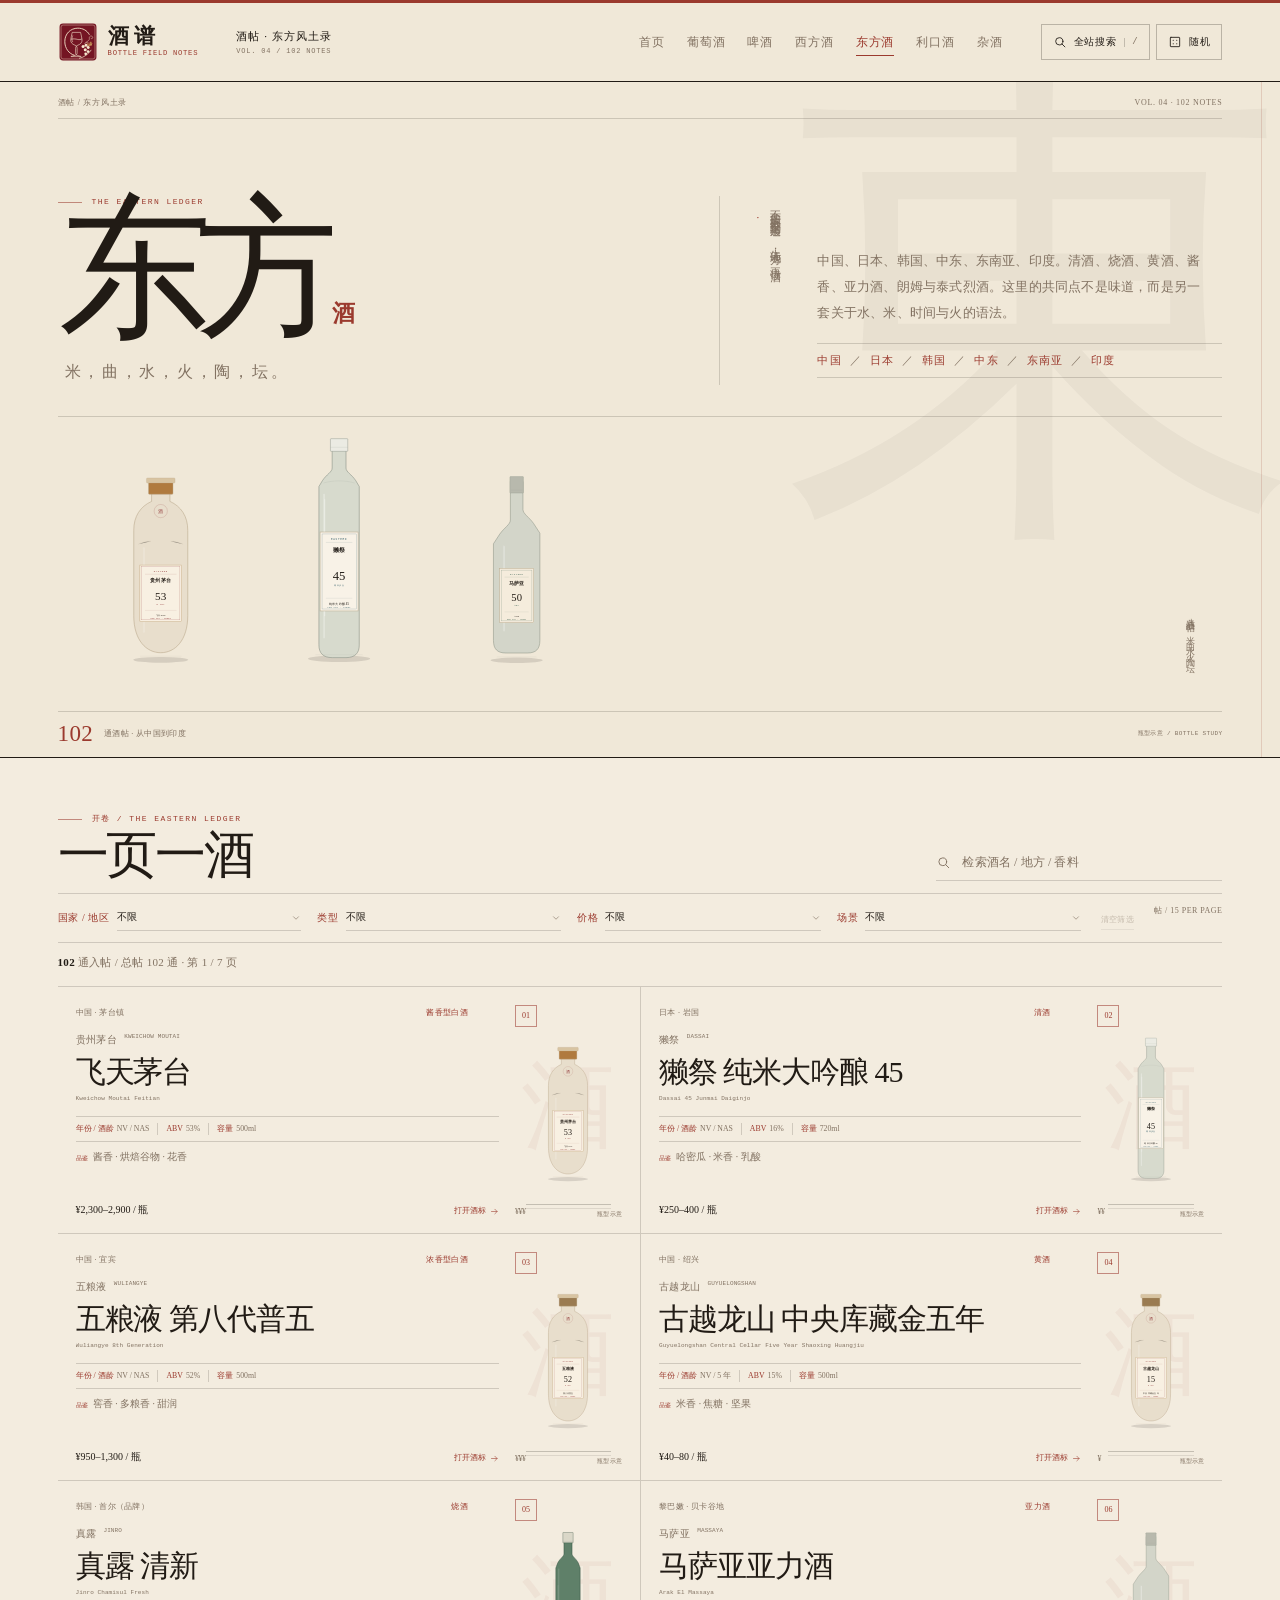
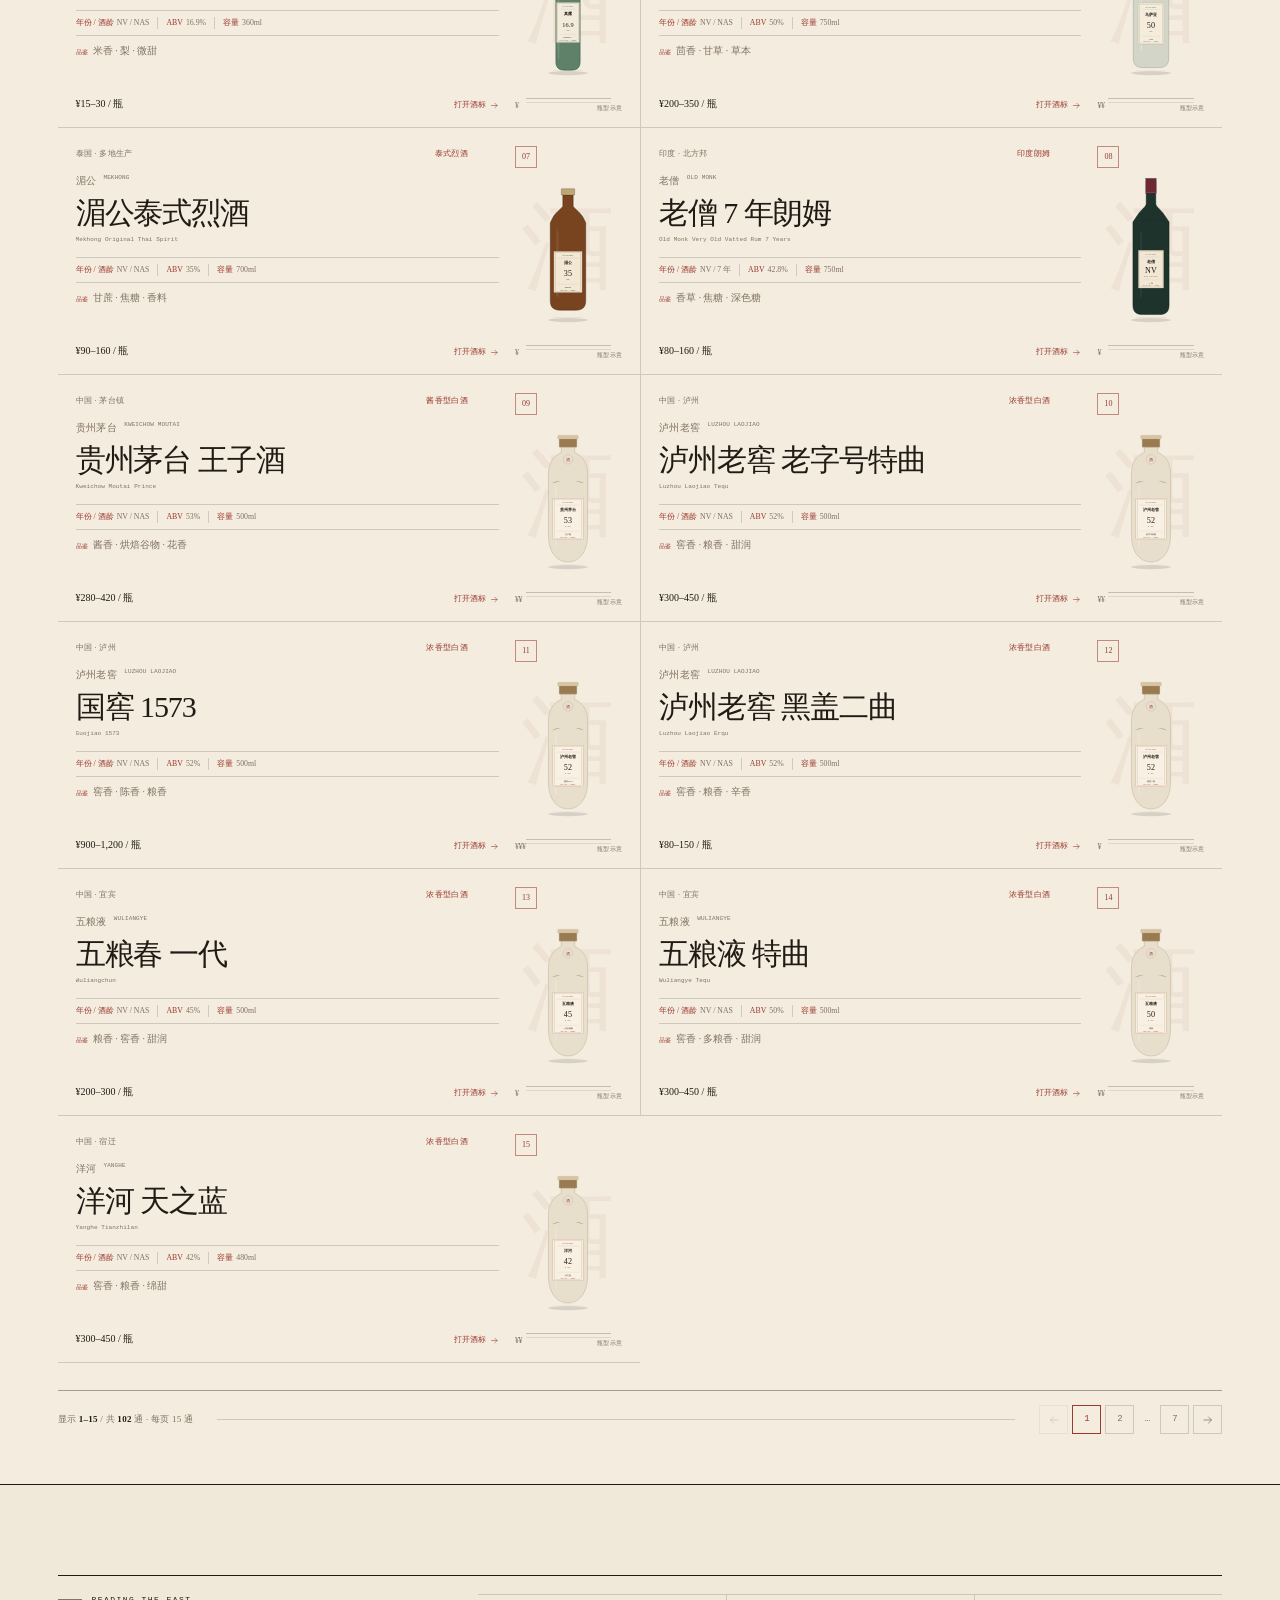
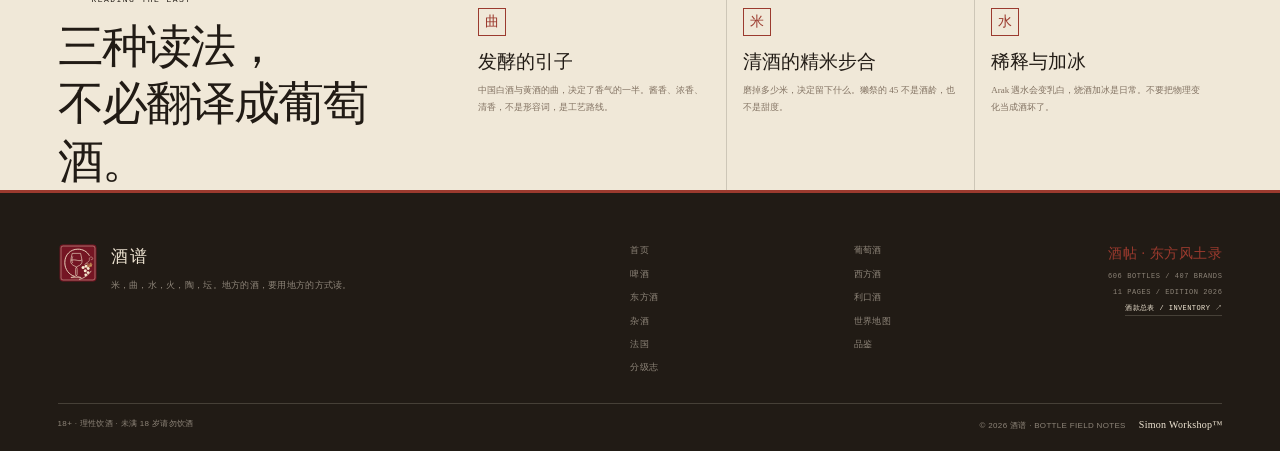
<file: eastern.html>
<!doctype html>
<html lang="zh-CN">
<head>
<meta charset="utf-8">
<meta name="viewport" content="width=device-width, initial-scale=1">
<meta name="color-scheme" content="light">
<meta name="theme-color" content="#f0e8d8">
<title>东方酒 · 酒谱</title>
<meta name="description" content="中国、日本、韩国、中东、东南亚与印度的酒。">
<link rel="icon" href="favicon.svg" type="image/svg+xml">
<link rel="stylesheet" href="styles.css">
<link rel="stylesheet" href="css/core.css">
<link rel="stylesheet" href="css/eastern.css">
</head>
<body data-page="eastern" class="page-eastern">
<div class="page-veil" aria-hidden="true">
  <div class="page-veil-inner">
    <span class="page-veil-no">04 / EASTERN</span>
    <strong>东方酒</strong>
    <em>THE EASTERN LEDGER</em>
    <span class="page-veil-line"></span>
    <small>一页一酒 · 酒谱</small>
  </div>
</div>
<a class="skip-link" href="#main">跳到主要内容</a><header class="app-head head-eastern">
  <div class="head-shell shell">
    <a class="app-brand" href="index.html" aria-label="酒谱首页">
      <span class="brand-seal" aria-hidden="true">谱</span>
      <span class="brand-type">酒谱<small>BOTTLE FIELD NOTES</small></span>
    </a>
    <div class="head-context"><strong>酒帖 · 东方风土录</strong><span>VOL. 04 / <span data-category-total>102</span> NOTES</span></div>
    <nav class="app-nav" aria-label="酒类导航">
        <a class="app-nav-link" href="index.html"><span>首页</span><small>HOME</small></a>
        <a class="app-nav-link" href="wine.html"><span>葡萄酒</span><small>WINE</small></a>
        <a class="app-nav-link" href="beer.html"><span>啤酒</span><small>BEER</small></a>
        <a class="app-nav-link" href="spirits.html"><span>西方酒</span><small>SPIRITS</small></a>
        <a class="app-nav-link" href="eastern.html" aria-current="page"><span>东方酒</span><small>EASTERN</small></a>
        <a class="app-nav-link" href="liqueur.html"><span>利口酒</span><small>LIQUEUR</small></a>
        <a class="app-nav-link" href="mixed.html"><span>杂酒</span><small>MIXED</small></a>
    </nav>
    <div class="head-tools">
      <button class="tool-search" type="button" data-open-search aria-label="搜索全站，快捷键斜杠"><svg class="icon" viewBox="0 0 24 24" aria-hidden="true" focusable="false"><circle cx="10.8" cy="10.8" r="6.2"></circle><path d="m15.4 15.4 5 5"></path></svg><span>全站搜索</span><kbd>/</kbd></button>
      <button class="tool-random" type="button" data-random aria-label="随机一瓶"><svg class="icon" viewBox="0 0 24 24" aria-hidden="true" focusable="false"><rect x="4" y="4" width="16" height="16" rx="1"></rect><circle cx="9" cy="9" r="1" fill="currentColor" stroke="none"></circle><circle cx="15" cy="9" r="1" fill="currentColor" stroke="none"></circle><circle cx="9" cy="15" r="1" fill="currentColor" stroke="none"></circle><circle cx="15" cy="15" r="1" fill="currentColor" stroke="none"></circle></svg><span>随机</span></button>
    </div>
  </div>
</header>
<main id="main" class="eastern-page">
  <section class="eastern-hero">
    <div class="eastern-hero-inner shell">
      <div class="eastern-hero-top"><span>酒帖 / 东方风土录</span><span>VOL. 04 · <span data-category-total>102</span> NOTES</span></div>
      <div class="eastern-hero-main">
        <div class="eastern-title-zone">
          <p class="kicker">THE EASTERN LEDGER</p>
          <h1><span class="eastern-h1">东方</span><span class="eastern-h1-red">酒</span></h1>
          <p class="eastern-poem">米，曲，水，火，陶，坛。</p>
        </div>
        <div class="eastern-vertical-copy" aria-hidden="true"><span>不按西方的分类削足适履</span><span>先读地方，再读酒</span></div>
        <div class="eastern-hero-copy"><p>中国、日本、韩国、中东、东南亚、印度。清酒、烧酒、黄酒、酱香、亚力酒、朗姆与泰式烈酒。这里的共同点不是味道，而是另一套关于水、米、时间与火的语法。</p><div class="eastern-regions"><span>中国</span><span>日本</span><span>韩国</span><span>中东</span><span>东南亚</span><span>印度</span></div></div>
        <div class="eastern-art" aria-label="三瓶代表东方酒，瓶型示意">
          <figure class="page-bottle eastern-figure eastern-figure-1">
  <span class="page-bottle-art" data-bottle-art="moutai-feitian"></span>
  <figcaption>酱香 / 茅台</figcaption>
</figure>
          <figure class="page-bottle eastern-figure eastern-figure-2">
  <span class="page-bottle-art" data-bottle-art="dassai-45"></span>
  <figcaption>清酒 / 獭祭</figcaption>
</figure>
          <figure class="page-bottle eastern-figure eastern-figure-3">
  <span class="page-bottle-art" data-bottle-art="arak-el-massaya"></span>
  <figcaption>亚力 / 黎巴嫩</figcaption>
</figure>
        </div>
      </div>
      <div class="eastern-hero-foot"><span data-category-total>—</span><span>通酒帖 · 从中国到印度</span><span>瓶型示意 / BOTTLE STUDY</span></div>
    </div>
  </section>

  <section class="eastern-catalog" id="catalog" aria-labelledby="easternCatalogHeading">
    <span id="catalogTop"></span>
    <div class="eastern-catalog-inner shell">
      <header class="eastern-catalog-head">
        <div><p class="kicker">开卷 / THE EASTERN LEDGER</p><h2 id="easternCatalogHeading">一页一酒</h2></div>
        <div class="local-filter eastern-local" id="localSearchWrap">
  <svg class="icon" viewBox="0 0 24 24" aria-hidden="true" focusable="false"><circle cx="10.8" cy="10.8" r="6.2"></circle><path d="m15.4 15.4 5 5"></path></svg>
  <label class="sr-only" for="localPageSearch">在本页搜索酒款、品牌或产区</label>
  <input id="localPageSearch" type="search" autocomplete="off" spellcheck="false" placeholder="检索酒名 / 地方 / 香料">
  <button class="local-clear" id="localSearchClear" type="button" aria-label="清空本页搜索"><svg class="icon" viewBox="0 0 24 24" aria-hidden="true" focusable="false"><path d="M5 5l14 14M19 5 5 19"></path></svg></button>
</div>
      </header>
      <div class="eastern-filter-row"><div class="eastern-filter-controls" id="filterControls"></div><button class="filter-reset eastern-reset" id="filterReset" type="button" disabled>清空筛选</button><span class="eastern-page-mark">帖 / 15 PER PAGE</span></div>
      <div class="eastern-result-row"><p class="result-line" id="resultCount" aria-live="polite">正在研墨…</p><div class="active-chips" id="activeFilterChips"></div></div>
      <div class="eastern-grid" id="bottleGrid"></div>
      <nav class="pager eastern-pager" id="pagination" aria-label="东方酒分页"></nav>
    </div>
  </section>

  <section class="eastern-glossary shell">
    <div class="eastern-glossary-head"><span class="kicker">READING THE EAST</span><h2>三种读法，<br>不必翻译成葡萄酒。</h2></div>
    <div class="eastern-glossary-grid"><div><span>曲</span><strong>发酵的引子</strong><p>中国白酒与黄酒的曲，决定了香气的一半。酱香、浓香、清香，不是形容词，是工艺路线。</p></div><div><span>米</span><strong>清酒的精米步合</strong><p>磨掉多少米，决定留下什么。獭祭的 45 不是酒龄，也不是甜度。</p></div><div><span>水</span><strong>稀释与加冰</strong><p>Arak 遇水会变乳白，烧酒加冰是日常。不要把物理变化当成酒坏了。</p></div></div>
  </section>
</main>
<footer class="app-foot">
  <div class="foot-shell shell">
    <div class="foot-brand">
      <span class="foot-seal" aria-hidden="true">谱</span>
      <div><strong>酒谱</strong><p>米，曲，水，火，陶，坛。地方的酒，要用地方的方式读。</p></div>
    </div>
    <nav class="foot-nav" aria-label="页脚导航">
      <a href="index.html">首页</a><a href="wine.html">葡萄酒</a><a href="beer.html">啤酒</a><a href="spirits.html">西方酒</a><a href="eastern.html">东方酒</a><a href="liqueur.html">利口酒</a><a href="mixed.html">杂酒</a><a href="map.html">世界地图</a><a href="france.html">法国</a><a href="tasting.html">品鉴</a><a href="classification.html">分级志</a>
    </nav>
    <div class="foot-data">
      <strong>酒帖 · 东方风土录</strong>
      <span><span data-total-bottles>606</span> BOTTLES / <span data-total-brands>407</span> BRANDS</span>
      <span>11 PAGES / EDITION 2026</span>
      <a class="foot-inventory" href="inventory.svg" target="_blank" rel="noopener">酒款总表 / INVENTORY ↗</a>
    </div>
  </div>
  <div class="foot-legal shell">
    <span class="foot-warning">18+ · 理性饮酒 · 未满 18 岁请勿饮酒</span>
    <div class="foot-copy"><span>© <span data-current-year>2026</span> 酒谱 · BOTTLE FIELD NOTES</span><span class="foot-simon">Simon Workshop™</span></div>
  </div>
</footer>
<script src="data/bottles.js"></script>
<script src="app.js"></script>
</body>
</html>
</file>
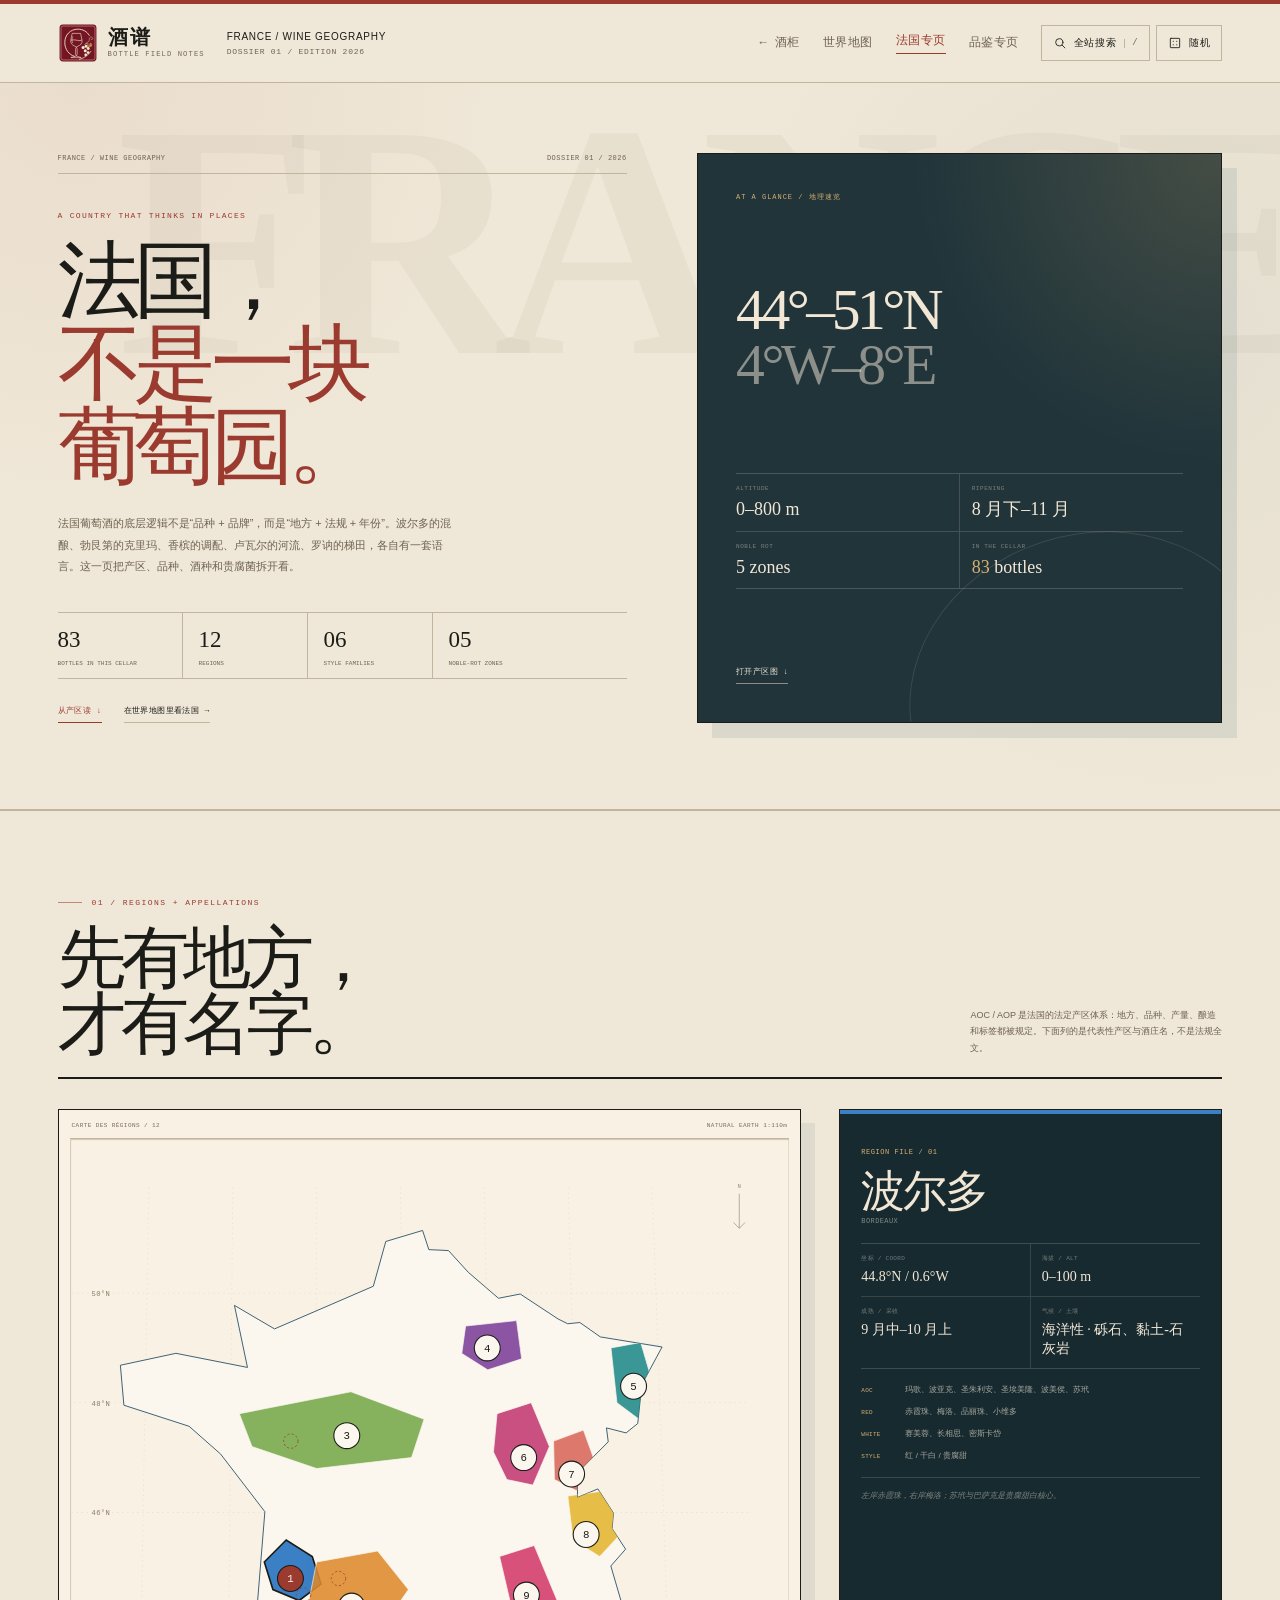
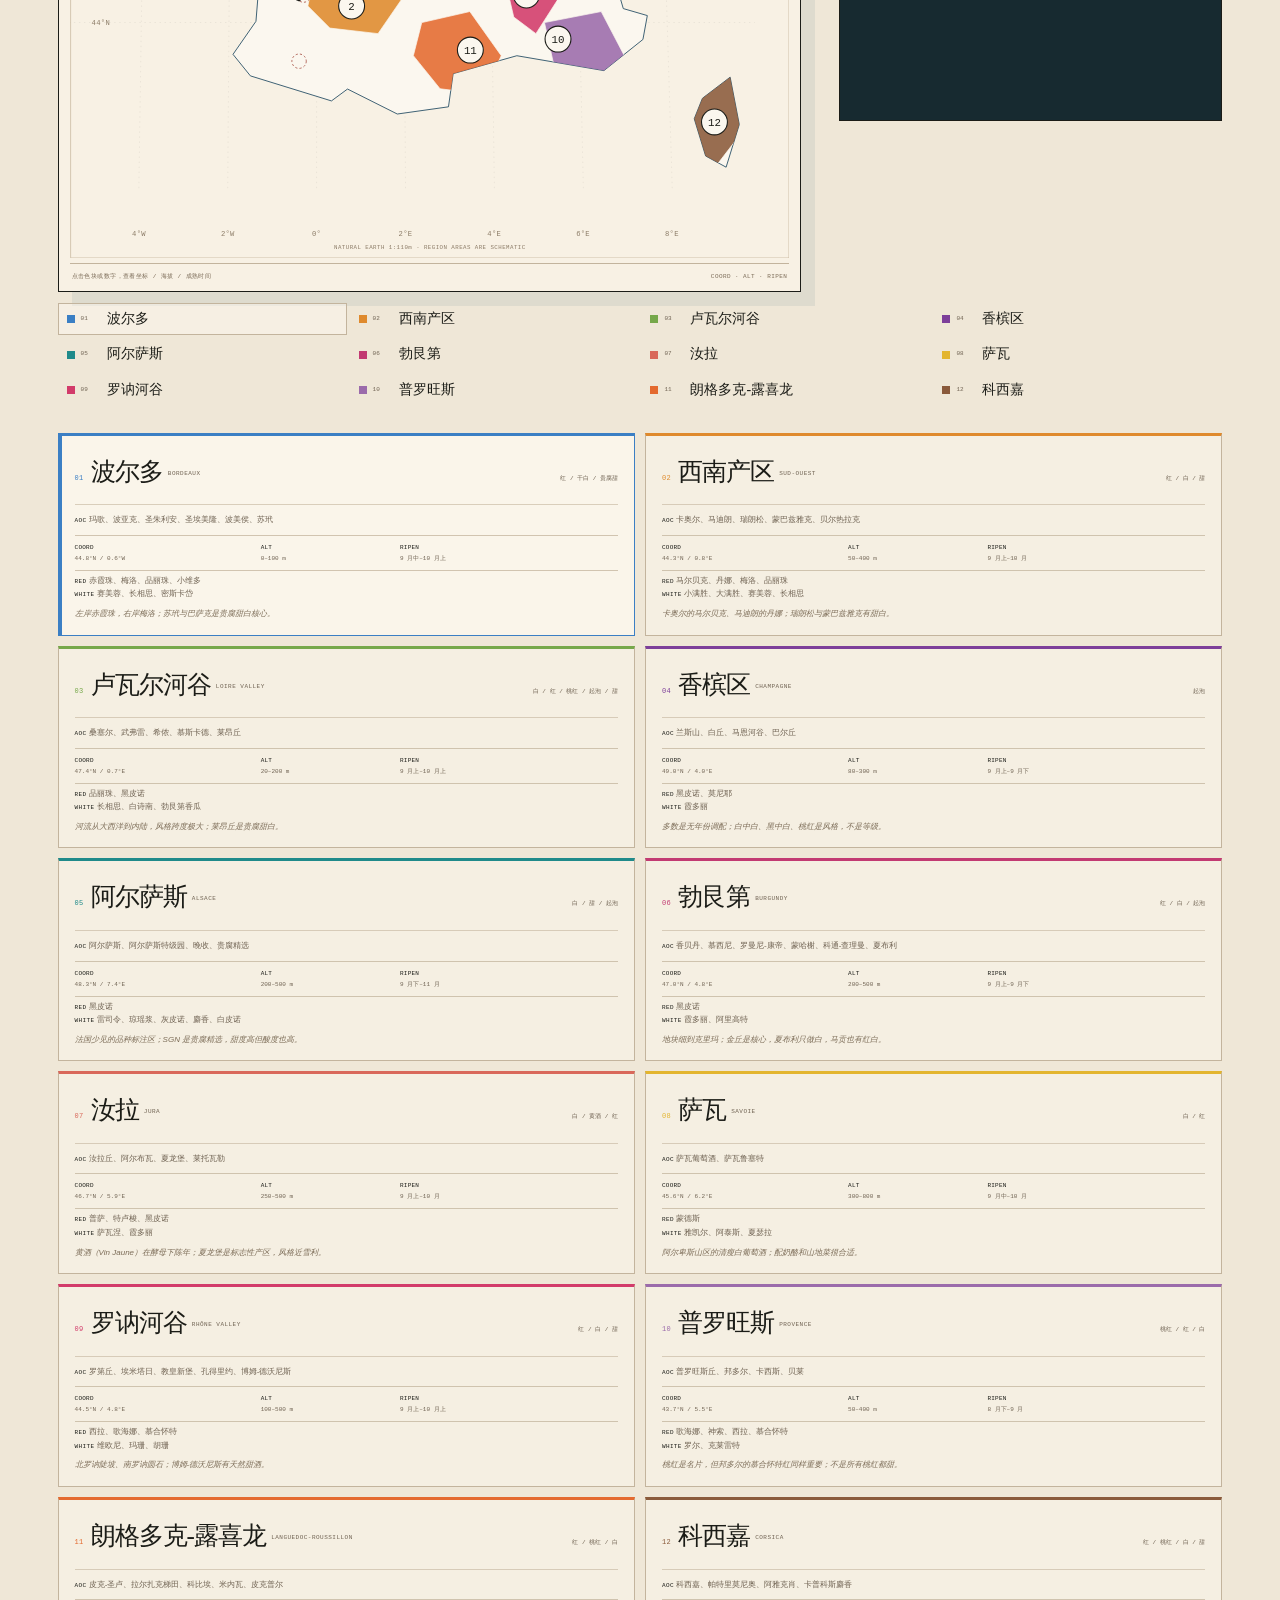
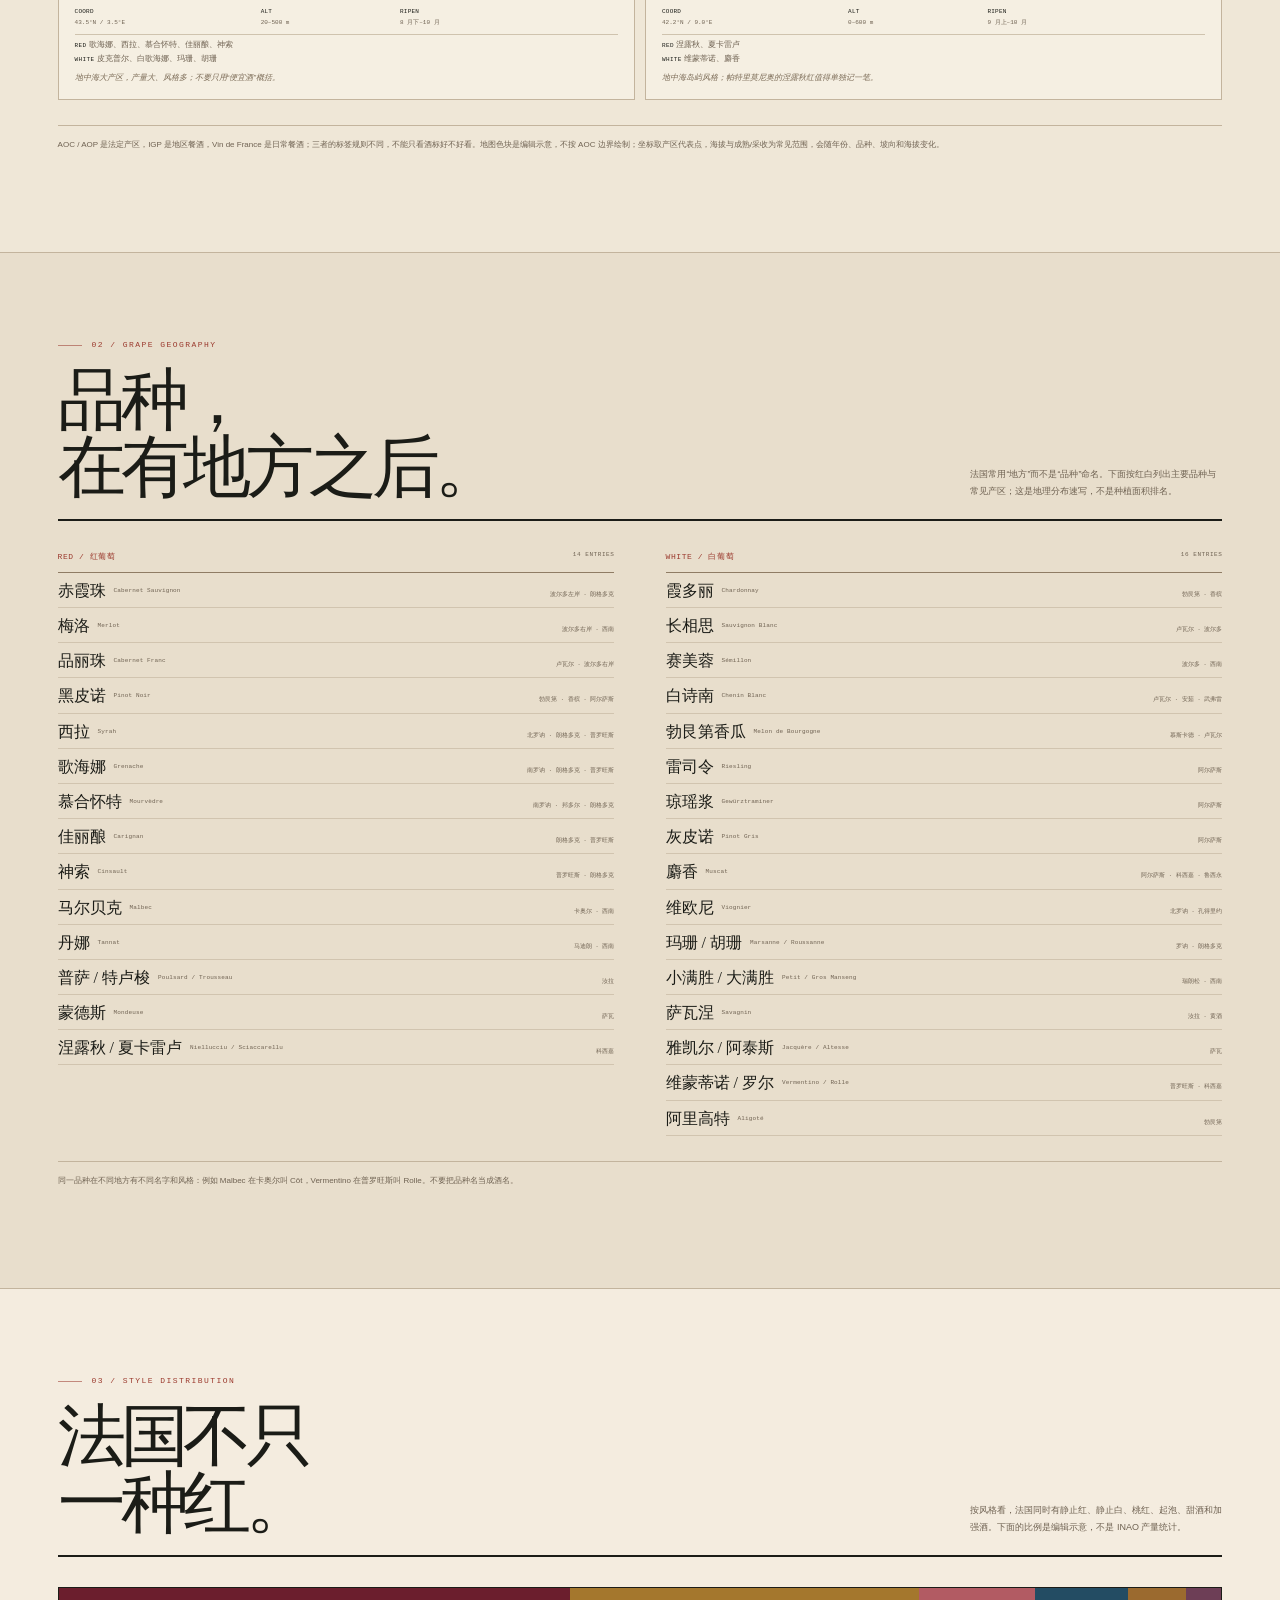
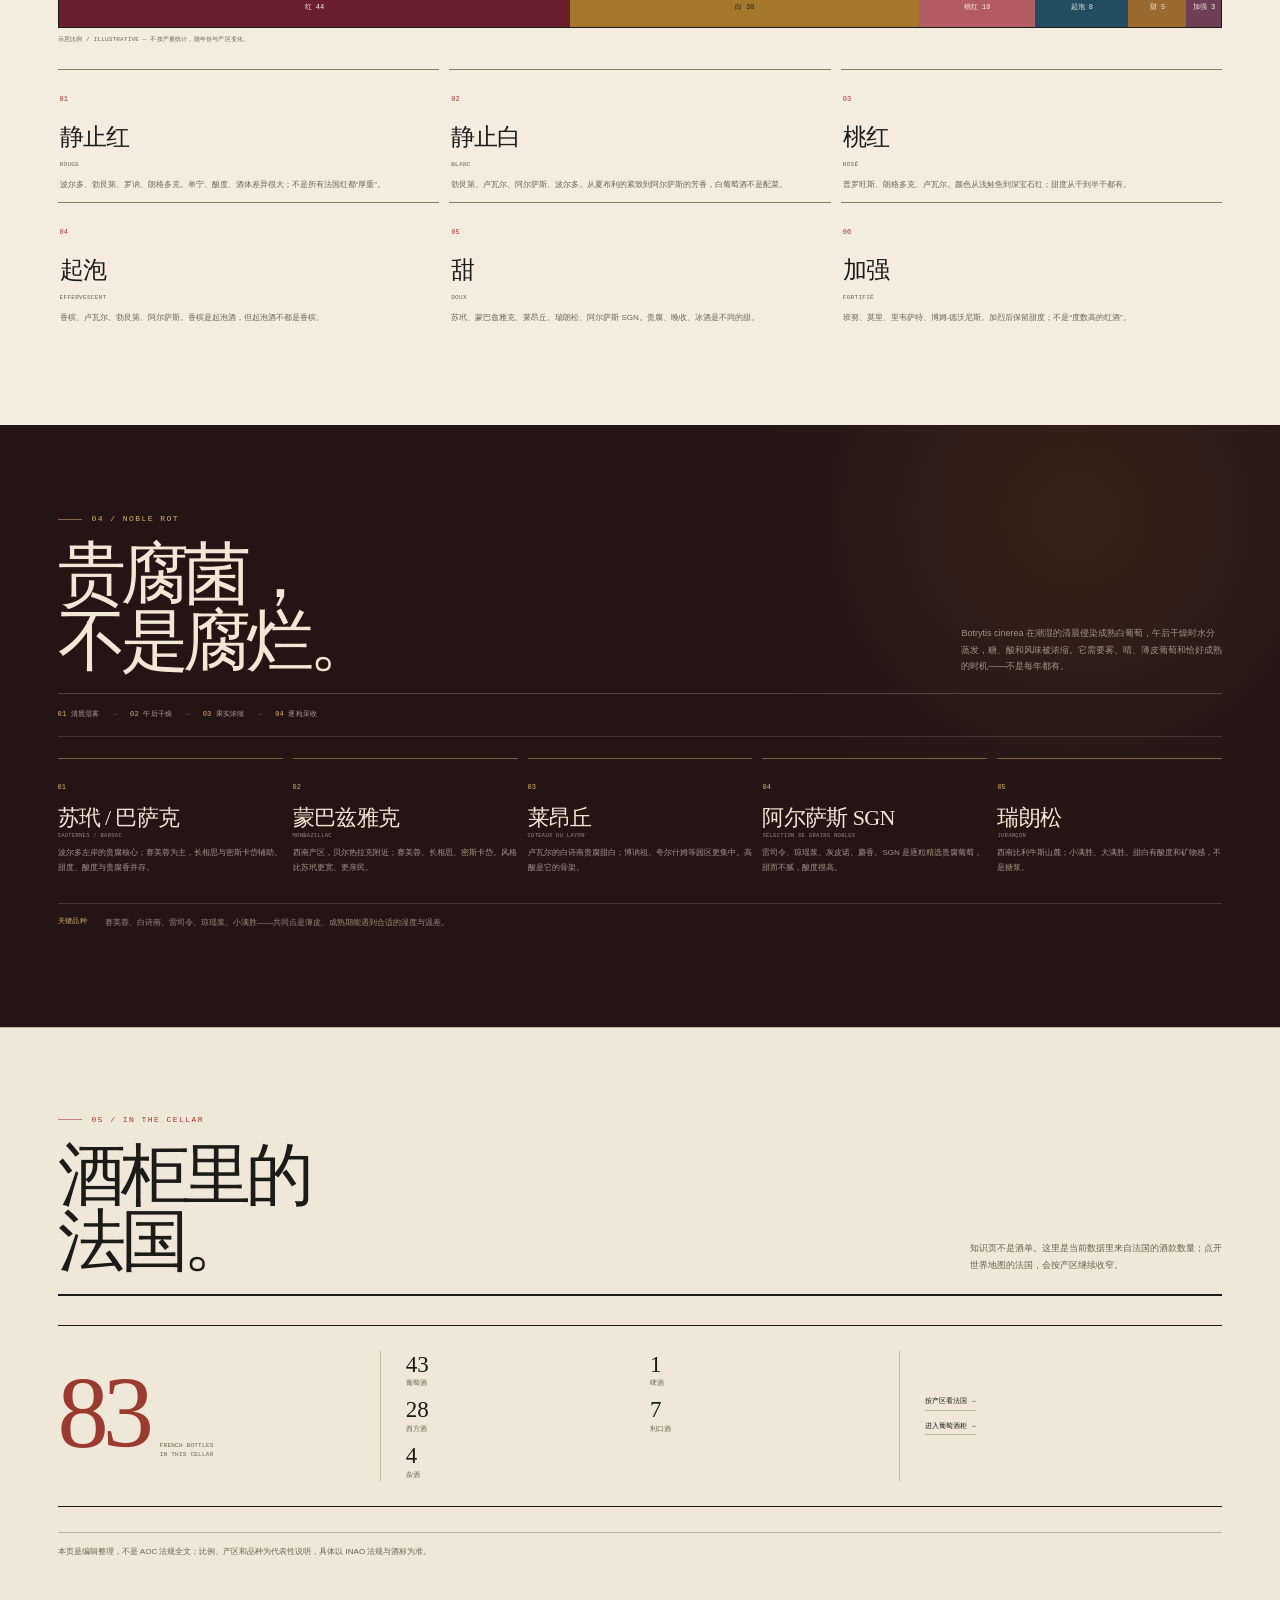
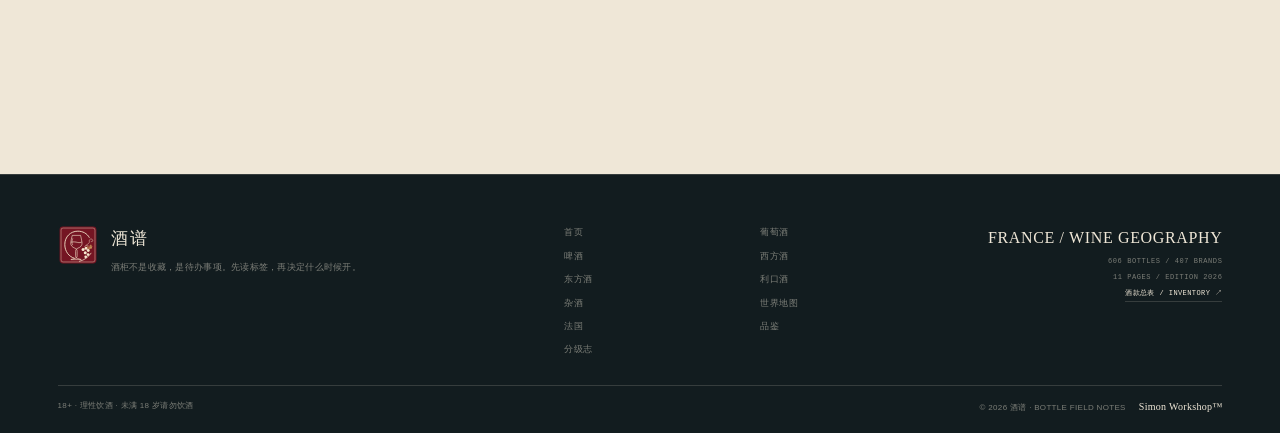
<file: france.html>
<!doctype html>
<html lang="zh-CN">
<head>
<meta charset="utf-8">
<meta name="viewport" content="width=device-width, initial-scale=1">
<meta name="color-scheme" content="light">
<meta name="theme-color" content="#efe7d7">
<title>法国葡萄酒地理 · 酒谱</title>
<meta name="description" content="法国葡萄酒专页：真实法国轮廓上的 12 个彩色产区图，标出经纬网、坐标、海拔与果实成熟/采收窗口；另列品种、酒种、贵腐菌与酒柜里的法国酒。">
<link rel="icon" href="favicon.svg" type="image/svg+xml">
<link rel="stylesheet" href="styles.css">
<link rel="stylesheet" href="css/core.css">
<link rel="stylesheet" href="css/france.css">
</head>
<body data-page="france" class="page-france">
<div class="page-veil" aria-hidden="true">
  <div class="page-veil-inner">
    <span class="page-veil-no">08 / FRANCE</span>
    <strong>法国葡萄酒地理</strong>
    <em>FRANCE / WINE GEOGRAPHY</em>
    <span class="page-veil-line"></span>
    <small>REGIONS · GRAPES · STYLES · NOBLE ROT</small>
  </div>
</div>
<a class="skip-link" href="#main">跳到主要内容</a>
<header class="app-head france-head">
  <div class="head-shell shell">
    <a class="app-brand" href="index.html" aria-label="酒谱首页">
      <span class="brand-seal" aria-hidden="true">谱</span>
      <span class="brand-type">酒谱<small>BOTTLE FIELD NOTES</small></span>
    </a>
    <div class="france-head-copy"><strong>FRANCE / WINE GEOGRAPHY</strong><span>DOSSIER 01 / EDITION 2026</span></div>
    <nav class="france-head-links" aria-label="法国页导航">
      <a href="index.html">← 酒柜</a>
      <a href="map.html">世界地图</a>
      <a href="france.html" aria-current="page">法国专页</a>
      <a href="tasting.html">品鉴专页</a>
    </nav>
    <div class="head-tools">
      <button class="tool-search" type="button" data-open-search aria-label="搜索全站，快捷键斜杠"><svg class="icon" viewBox="0 0 24 24" aria-hidden="true" focusable="false"><circle cx="10.8" cy="10.8" r="6.2"></circle><path d="m15.4 15.4 5 5"></path></svg><span>全站搜索</span><kbd>/</kbd></button>
      <button class="tool-random" type="button" data-random aria-label="随机一瓶"><svg class="icon" viewBox="0 0 24 24" aria-hidden="true" focusable="false"><rect x="4" y="4" width="16" height="16" rx="1"></rect><circle cx="9" cy="9" r="1" fill="currentColor" stroke="none"></circle><circle cx="15" cy="9" r="1" fill="currentColor" stroke="none"></circle><circle cx="9" cy="15" r="1" fill="currentColor" stroke="none"></circle><circle cx="15" cy="15" r="1" fill="currentColor" stroke="none"></circle></svg><span>随机</span></button>
    </div>
  </div>
</header>

<main id="main" class="france-main">
  <section class="france-hero" aria-labelledby="franceHeading">
    <div class="france-hero-inner shell">
      <div class="france-copy">
        <div class="france-topline"><span>FRANCE / WINE GEOGRAPHY</span><span>DOSSIER 01 / 2026</span></div>
        <p class="france-kicker">A COUNTRY THAT THINKS IN PLACES</p>
        <h1 id="franceHeading">法国，<br><em>不是一块<br>葡萄园。</em></h1>
        <p class="france-lede">法国葡萄酒的底层逻辑不是“品种 + 品牌”，而是“地方 + 法规 + 年份”。波尔多的混酿、勃艮第的克里玛、香槟的调配、卢瓦尔的河流、罗讷的梯田，各自有一套语言。这一页把产区、品种、酒种和贵腐菌拆开看。</p>
        <div class="france-hero-meta">
          <span><strong data-france-count>83</strong> bottles in this cellar</span>
          <span><strong>12</strong> regions</span>
          <span><strong>06</strong> style families</span>
          <span><strong>05</strong> noble-rot zones</span>
        </div>
        <div class="france-actions">
          <a href="#regions">从产区读 ↓</a>
          <a href="map.html?country=France">在世界地图里看法国 →</a>
        </div>
      </div>

      <aside class="france-hero-facts" aria-label="法国葡萄酒地理速览">
        <p class="facts-kicker">AT A GLANCE / 地理速览</p>
        <div class="facts-coord">44°–51°N<br><span>4°W–8°E</span></div>
        <dl class="facts-list">
          <div><dt>ALTITUDE</dt><dd>0–800 m</dd></div>
          <div><dt>RIPENING</dt><dd>8 月下–11 月</dd></div>
          <div><dt>NOBLE ROT</dt><dd>5 zones</dd></div>
          <div><dt>IN THE CELLAR</dt><dd><span data-france-count>83</span> bottles</dd></div>
        </dl>
        <a class="facts-link" href="#regions">打开产区图 <span aria-hidden="true">↓</span></a>
      </aside>
    </div>
  </section>

  <section class="france-section france-regions" id="regions" aria-labelledby="regionsHeading">
    <div class="shell">
      <header class="france-section-head">
        <div><p class="kicker">01 / REGIONS + APPELLATIONS</p><h2 id="regionsHeading">先有地方，<br>才有名字。</h2></div>
        <p>AOC / AOP 是法国的法定产区体系：地方、品种、产量、酿造和标签都被规定。下面列的是代表性产区与酒庄名，不是法规全文。</p>
      </header>
      <div class="france-carte">
        <div class="france-carte-map">
          <div class="france-carte-head"><span>CARTE DES RÉGIONS / 12</span><span>NATURAL EARTH 1:110m</span></div>
          <svg xmlns="http://www.w3.org/2000/svg" id="franceMap" class="france-map france-map-large" viewBox="0 0 1000 1000" role="img" aria-label="法国十二个葡萄酒产区彩色分布图，含经纬网与编号">
<title>法国葡萄酒产区图</title><desc>十二个彩色产区色块，数字对应产区卡片；色块与边界为编辑示意。</desc>
<defs><clipPath id="france-clip"><path d="M708.5,255.0L736.9,275.0L822.7,289.0L794.6,341.1L788.9,395.3L772.7,408.4L745.4,401.4L747.9,420.8L705.3,463.6L705.1,498.1L733.5,486.2L755.1,519.7L753.3,541.3L772.0,570.0L751.5,593.3L768.8,652.5L802.2,662.2L796.1,695.4L741.9,738.7L620.9,718.0L532.4,742.9L525.9,789.0L454.8,799.0L385.6,764.3L363.3,780.8L250.7,746.0L226.5,716.1L258.4,670.2L270.8,517.9L209.3,437.8L165.5,399.2L74.9,369.9L70.0,314.4L147.2,297.8L246.6,317.4L228.5,231.2L284.2,263.9L421.5,204.6L438.8,142.4L489.9,127.1L498.6,153.7L525.9,155.0L553.6,185.4L595.4,221.3L625.6,215.4L678.1,250.0L691.5,256.7L708.5,255.0ZM878.8,777.1L917.3,747.8L930.0,813.6L911.7,872.9L883.2,857.3L867.4,805.6L878.8,777.1Z"/></clipPath></defs>
<rect x="1" y="1" width="998" height="998" fill="none" stroke="#c6b69d"/>
<g class="france-grid" aria-hidden="true"><path d="M-22.6,671.9L38.3,671.9L99.1,671.9L160.0,671.9L220.9,671.9L281.8,671.9L342.7,671.9L403.6,671.9L464.5,671.9L525.4,671.9L586.3,671.9L647.1,671.9L708.0,671.9L768.9,671.9L829.8,671.9L890.7,671.9L951.6,671.9"/><path d="M-18.9,519.0L41.4,519.0L101.6,519.0L161.9,519.0L222.2,519.0L282.4,519.0L342.7,519.0L403.0,519.0L463.2,519.0L523.5,519.0L583.8,519.0L644.0,519.0L704.3,519.0L764.6,519.0L824.9,519.0L885.1,519.0L945.4,519.0"/><path d="M-15.0,366.4L44.6,366.4L104.2,366.4L163.8,366.4L223.5,366.4L283.1,366.4L342.7,366.4L402.3,366.4L461.9,366.4L521.6,366.4L581.2,366.4L640.8,366.4L700.4,366.4L760.0,366.4L819.6,366.4L879.3,366.4L938.9,366.4"/><path d="M-10.9,214.3L48.0,214.3L107.0,214.3L165.9,214.3L224.8,214.3L283.8,214.3L342.7,214.3L401.6,214.3L460.6,214.3L519.5,214.3L578.4,214.3L637.4,214.3L696.3,214.3L755.2,214.3L814.2,214.3L873.1,214.3L932.0,214.3"/><path d="M95.7,902.1L96.8,825.3L98.0,748.6L99.1,671.9L100.4,595.4L101.6,519.0L102.9,442.7L104.2,366.4L105.6,290.3L107.0,214.3L108.4,138.3L109.8,62.4"/><path d="M219.2,902.1L219.7,825.3L220.3,748.6L220.9,671.9L221.5,595.4L222.2,519.0L222.8,442.7L223.5,366.4L224.1,290.3L224.8,214.3L225.5,138.3L226.3,62.4"/><path d="M342.7,902.1L342.7,825.3L342.7,748.6L342.7,671.9L342.7,595.4L342.7,519.0L342.7,442.7L342.7,366.4L342.7,290.3L342.7,214.3L342.7,138.3L342.7,62.4"/><path d="M466.2,902.1L465.7,825.3L465.1,748.6L464.5,671.9L463.9,595.4L463.2,519.0L462.6,442.7L461.9,366.4L461.3,290.3L460.6,214.3L459.9,138.3L459.1,62.4"/><path d="M589.7,902.1L588.6,825.3L587.4,748.6L586.3,671.9L585.0,595.4L583.8,519.0L582.5,442.7L581.2,366.4L579.8,290.3L578.4,214.3L577.0,138.3L575.6,62.4"/><path d="M713.3,902.1L711.6,825.3L709.8,748.6L708.0,671.9L706.2,595.4L704.3,519.0L702.4,442.7L700.4,366.4L698.4,290.3L696.3,214.3L694.2,138.3L692.0,62.4"/><path d="M836.8,902.1L834.5,825.3L832.2,748.6L829.8,671.9L827.4,595.4L824.9,519.0L822.3,442.7L819.6,366.4L816.9,290.3L814.2,214.3L811.4,138.3L808.5,62.4"/></g>
<path class="france-outline" fill-rule="evenodd" d="M708.5,255.0L736.9,275.0L822.7,289.0L794.6,341.1L788.9,395.3L772.7,408.4L745.4,401.4L747.9,420.8L705.3,463.6L705.1,498.1L733.5,486.2L755.1,519.7L753.3,541.3L772.0,570.0L751.5,593.3L768.8,652.5L802.2,662.2L796.1,695.4L741.9,738.7L620.9,718.0L532.4,742.9L525.9,789.0L454.8,799.0L385.6,764.3L363.3,780.8L250.7,746.0L226.5,716.1L258.4,670.2L270.8,517.9L209.3,437.8L165.5,399.2L74.9,369.9L70.0,314.4L147.2,297.8L246.6,317.4L228.5,231.2L284.2,263.9L421.5,204.6L438.8,142.4L489.9,127.1L498.6,153.7L525.9,155.0L553.6,185.4L595.4,221.3L625.6,215.4L678.1,250.0L691.5,256.7L708.5,255.0ZM878.8,777.1L917.3,747.8L930.0,813.6L911.7,872.9L883.2,857.3L867.4,805.6L878.8,777.1Z"/>
<g class="france-region-patches" clip-path="url(#france-clip)">
<g class="france-region" data-region="bordeaux" tabindex="0" role="button" aria-label="波尔多"><path d="M270.0,587.8L300.4,557.2L336.6,580.1L348.8,618.4L318.4,641.3L282.0,626.0Z" fill="#3b7fc4"/><title>波尔多 · BORDEAUX</title></g><g class="france-region" data-region="southwest" tabindex="0" role="button" aria-label="西南产区"><path d="M342.7,587.8L427.4,572.5L470.2,626.0L428.0,687.3L361.0,679.6L330.5,649.0Z" fill="#df8a2d"/><title>西南产区 · SUD-OUEST</title></g><g class="france-region" data-region="loire" tabindex="0" role="button" aria-label="卢瓦尔河谷"><path d="M235.3,381.7L390.3,351.2L492.0,389.3L474.6,442.7L342.7,457.9L252.9,427.4Z" fill="#76a84a"/><title>卢瓦尔河谷 · LOIRE VALLEY</title></g><g class="france-region" data-region="champagne" tabindex="0" role="button" aria-label="香槟区"><path d="M549.7,259.9L620.5,252.3L627.6,305.5L580.4,320.8L544.4,297.9Z" fill="#7d3f9a"/><title>香槟区 · CHAMPAGNE</title></g><g class="france-region" data-region="alsace" tabindex="0" role="button" aria-label="阿尔萨斯"><path d="M751.7,290.3L793.0,282.7L813.2,351.2L790.6,389.3L760.0,366.4Z" fill="#1f8a8a"/><title>阿尔萨斯 · ALSACE</title></g><g class="france-region" data-region="burgundy" tabindex="0" role="button" aria-label="勃艮第"><path d="M593.4,381.7L640.8,366.4L666.1,427.4L643.2,480.8L607.0,473.2L588.4,435.0Z" fill="#c23a72"/><title>勃艮第 · BURGUNDY</title></g><g class="france-region" data-region="jura" tabindex="0" role="button" aria-label="汝拉"><path d="M671.9,419.8L713.4,404.5L732.8,457.9L703.5,488.5L673.1,473.2Z" fill="#d9685a"/><title>汝拉 · JURA</title></g><g class="france-region" data-region="savoie" tabindex="0" role="button" aria-label="萨瓦"><path d="M691.7,496.1L745.6,488.5L771.3,541.9L736.1,580.1L699.2,557.2Z" fill="#e3b52f"/><title>萨瓦 · SAVOIE</title></g><g class="france-region" data-region="rhone" tabindex="0" role="button" aria-label="罗讷河谷"><path d="M596.9,580.1L645.0,564.8L676.9,641.3L647.4,687.3L616.6,664.3Z" fill="#d23b6a"/><title>罗讷河谷 · RHÔNE VALLEY</title></g><g class="france-region" data-region="provence" tabindex="0" role="button" aria-label="普罗旺斯"><path d="M659.3,671.9L738.1,656.6L770.2,717.9L722.2,756.2L672.8,733.2Z" fill="#9b6bab"/><title>普罗旺斯 · PROVENCE</title></g><g class="france-region" data-region="languedoc" tabindex="0" role="button" aria-label="朗格多克-露喜龙"><path d="M488.8,671.9L555.6,656.6L599.2,717.9L575.5,771.6L514.2,763.9L477.1,717.9Z" fill="#e46a2f"/><title>朗格多克-露喜龙 · LANGUEDOC-ROUSSILLON</title></g><g class="france-region" data-region="corsica" tabindex="0" role="button" aria-label="科西嘉"><path d="M862.8,748.6L923.7,740.9L932.9,825.3L897.5,871.4L859.6,840.7L851.8,786.9Z" fill="#8a5a3b"/><title>科西嘉 · CORSICA</title></g>
</g>
<g class="france-rot-dots" aria-label="贵腐菌重点区域"><circle cx="324.5" cy="633.7" r="10"/><circle cx="373.0" cy="610.7" r="10"/><circle cx="306.8" cy="419.8" r="10"/><circle cx="783.1" cy="343.6" r="10"/><circle cx="318.3" cy="725.6" r="10"/></g>
<g class="france-region-markers"><g class="france-region-marker" data-region="bordeaux" tabindex="0" role="button" aria-label="波尔多"><circle cx="306.3" cy="610.7" r="18"/><text x="306.3" y="615.7" text-anchor="middle">1</text><title>波尔多 · BORDEAUX</title></g><g class="france-region-marker" data-region="southwest" tabindex="0" role="button" aria-label="西南产区"><circle cx="391.3" cy="649.0" r="18"/><text x="391.3" y="654.0" text-anchor="middle">2</text><title>西南产区 · SUD-OUEST</title></g><g class="france-region-marker" data-region="loire" tabindex="0" role="button" aria-label="卢瓦尔河谷"><circle cx="384.6" cy="412.2" r="18"/><text x="384.6" y="417.2" text-anchor="middle">3</text><title>卢瓦尔河谷 · LOIRE VALLEY</title></g><g class="france-region-marker" data-region="champagne" tabindex="0" role="button" aria-label="香槟区"><circle cx="579.8" cy="290.3" r="18"/><text x="579.8" y="295.3" text-anchor="middle">4</text><title>香槟区 · CHAMPAGNE</title></g><g class="france-region-marker" data-region="alsace" tabindex="0" role="button" aria-label="阿尔萨斯"><circle cx="783.1" cy="343.6" r="18"/><text x="783.1" y="348.6" text-anchor="middle">5</text><title>阿尔萨斯 · ALSACE</title></g><g class="france-region-marker" data-region="burgundy" tabindex="0" role="button" aria-label="勃艮第"><circle cx="630.4" cy="442.7" r="18"/><text x="630.4" y="447.7" text-anchor="middle">6</text><title>勃艮第 · BURGUNDY</title></g><g class="france-region-marker" data-region="jura" tabindex="0" role="button" aria-label="汝拉"><circle cx="697.0" cy="465.6" r="18"/><text x="697.0" y="470.6" text-anchor="middle">7</text><title>汝拉 · JURA</title></g><g class="france-region-marker" data-region="savoie" tabindex="0" role="button" aria-label="萨瓦"><circle cx="717.2" cy="549.6" r="18"/><text x="717.2" y="554.6" text-anchor="middle">8</text><title>萨瓦 · SAVOIE</title></g><g class="france-region-marker" data-region="rhone" tabindex="0" role="button" aria-label="罗讷河谷"><circle cx="634.2" cy="633.7" r="18"/><text x="634.2" y="638.7" text-anchor="middle">9</text><title>罗讷河谷 · RHÔNE VALLEY</title></g><g class="france-region-marker" data-region="provence" tabindex="0" role="button" aria-label="普罗旺斯"><circle cx="678.1" cy="694.9" r="18"/><text x="678.1" y="699.9" text-anchor="middle">10</text><title>普罗旺斯 · PROVENCE</title></g><g class="france-region-marker" data-region="languedoc" tabindex="0" role="button" aria-label="朗格多克-露喜龙"><circle cx="556.3" cy="710.2" r="18"/><text x="556.3" y="715.2" text-anchor="middle">11</text><title>朗格多克-露喜龙 · LANGUEDOC-ROUSSILLON</title></g><g class="france-region-marker" data-region="corsica" tabindex="0" role="button" aria-label="科西嘉"><circle cx="895.5" cy="810.0" r="18"/><text x="895.5" y="815.0" text-anchor="middle">12</text><title>科西嘉 · CORSICA</title></g></g>
<g class="france-coord-labels" aria-hidden="true"><text x="30" y="675.9">44°N</text><text x="30" y="523.0">46°N</text><text x="30" y="370.4">48°N</text><text x="30" y="218.3">50°N</text><text x="95.9" y="968" text-anchor="middle">4°W</text><text x="219.3" y="968" text-anchor="middle">2°W</text><text x="342.7" y="968" text-anchor="middle">0°</text><text x="466.1" y="968" text-anchor="middle">2°E</text><text x="589.5" y="968" text-anchor="middle">4°E</text><text x="712.9" y="968" text-anchor="middle">6°E</text><text x="836.3" y="968" text-anchor="middle">8°E</text></g>
<g class="france-map-label"><text x="500" y="986" text-anchor="middle">NATURAL EARTH 1:110m · REGION AREAS ARE SCHEMATIC</text></g>
<g class="france-map-north" aria-hidden="true"><path d="M930 76v48m-8-8 8 8 8-8"/><text x="930" y="68">N</text></g>
</svg>
          <div class="france-carte-foot"><span>点击色块或数字，查看坐标 / 海拔 / 成熟时间</span><span>COORD · ALT · RIPEN</span></div>
        </div>
        <aside class="france-carte-panel" id="regionPanel" aria-live="polite"></aside>
      </div>
      <div class="france-carte-legend" id="regionLegend" aria-label="十二个产区图例"></div>
      <div class="region-grid" id="regionList" aria-live="polite"></div>
      <p class="france-note">AOC / AOP 是法定产区，IGP 是地区餐酒，Vin de France 是日常餐酒；三者的标签规则不同，不能只看酒标好不好看。地图色块是编辑示意，不按 AOC 边界绘制；坐标取产区代表点，海拔与成熟/采收为常见范围，会随年份、品种、坡向和海拔变化。</p>
    </div>
  </section>

  <section class="france-section france-grapes" aria-labelledby="grapesHeading">
    <div class="shell">
      <header class="france-section-head">
        <div><p class="kicker">02 / GRAPE GEOGRAPHY</p><h2 id="grapesHeading">品种，<br>在有地方之后。</h2></div>
        <p>法国常用“地方”而不是“品种”命名。下面按红白列出主要品种与常见产区；这是地理分布速写，不是种植面积排名。</p>
      </header>
      <div class="grape-panels">
        <div class="grape-panel">
          <div class="grape-panel-head"><span>RED / 红葡萄</span><span>14 ENTRIES</span></div>
          <ul class="grape-list">
            <li><span class="grape-name">赤霞珠 <em>Cabernet Sauvignon</em></span><span class="grape-regions">波尔多左岸 · 朗格多克</span></li>
            <li><span class="grape-name">梅洛 <em>Merlot</em></span><span class="grape-regions">波尔多右岸 · 西南</span></li>
            <li><span class="grape-name">品丽珠 <em>Cabernet Franc</em></span><span class="grape-regions">卢瓦尔 · 波尔多右岸</span></li>
            <li><span class="grape-name">黑皮诺 <em>Pinot Noir</em></span><span class="grape-regions">勃艮第 · 香槟 · 阿尔萨斯</span></li>
            <li><span class="grape-name">西拉 <em>Syrah</em></span><span class="grape-regions">北罗讷 · 朗格多克 · 普罗旺斯</span></li>
            <li><span class="grape-name">歌海娜 <em>Grenache</em></span><span class="grape-regions">南罗讷 · 朗格多克 · 普罗旺斯</span></li>
            <li><span class="grape-name">慕合怀特 <em>Mourvèdre</em></span><span class="grape-regions">南罗讷 · 邦多尔 · 朗格多克</span></li>
            <li><span class="grape-name">佳丽酿 <em>Carignan</em></span><span class="grape-regions">朗格多克 · 普罗旺斯</span></li>
            <li><span class="grape-name">神索 <em>Cinsault</em></span><span class="grape-regions">普罗旺斯 · 朗格多克</span></li>
            <li><span class="grape-name">马尔贝克 <em>Malbec</em></span><span class="grape-regions">卡奥尔 · 西南</span></li>
            <li><span class="grape-name">丹娜 <em>Tannat</em></span><span class="grape-regions">马迪朗 · 西南</span></li>
            <li><span class="grape-name">普萨 / 特卢梭 <em>Poulsard / Trousseau</em></span><span class="grape-regions">汝拉</span></li>
            <li><span class="grape-name">蒙德斯 <em>Mondeuse</em></span><span class="grape-regions">萨瓦</span></li>
            <li><span class="grape-name">涅露秋 / 夏卡雷卢 <em>Niellucciu / Sciaccarellu</em></span><span class="grape-regions">科西嘉</span></li>
          </ul>
        </div>
        <div class="grape-panel">
          <div class="grape-panel-head"><span>WHITE / 白葡萄</span><span>16 ENTRIES</span></div>
          <ul class="grape-list">
            <li><span class="grape-name">霞多丽 <em>Chardonnay</em></span><span class="grape-regions">勃艮第 · 香槟</span></li>
            <li><span class="grape-name">长相思 <em>Sauvignon Blanc</em></span><span class="grape-regions">卢瓦尔 · 波尔多</span></li>
            <li><span class="grape-name">赛美蓉 <em>Sémillon</em></span><span class="grape-regions">波尔多 · 西南</span></li>
            <li><span class="grape-name">白诗南 <em>Chenin Blanc</em></span><span class="grape-regions">卢瓦尔 · 安茹 · 武弗雷</span></li>
            <li><span class="grape-name">勃艮第香瓜 <em>Melon de Bourgogne</em></span><span class="grape-regions">慕斯卡德 · 卢瓦尔</span></li>
            <li><span class="grape-name">雷司令 <em>Riesling</em></span><span class="grape-regions">阿尔萨斯</span></li>
            <li><span class="grape-name">琼瑶浆 <em>Gewürztraminer</em></span><span class="grape-regions">阿尔萨斯</span></li>
            <li><span class="grape-name">灰皮诺 <em>Pinot Gris</em></span><span class="grape-regions">阿尔萨斯</span></li>
            <li><span class="grape-name">麝香 <em>Muscat</em></span><span class="grape-regions">阿尔萨斯 · 科西嘉 · 鲁西永</span></li>
            <li><span class="grape-name">维欧尼 <em>Viognier</em></span><span class="grape-regions">北罗讷 · 孔得里约</span></li>
            <li><span class="grape-name">玛珊 / 胡珊 <em>Marsanne / Roussanne</em></span><span class="grape-regions">罗讷 · 朗格多克</span></li>
            <li><span class="grape-name">小满胜 / 大满胜 <em>Petit / Gros Manseng</em></span><span class="grape-regions">瑞朗松 · 西南</span></li>
            <li><span class="grape-name">萨瓦涅 <em>Savagnin</em></span><span class="grape-regions">汝拉 · 黄酒</span></li>
            <li><span class="grape-name">雅凯尔 / 阿泰斯 <em>Jacquère / Altesse</em></span><span class="grape-regions">萨瓦</span></li>
            <li><span class="grape-name">维蒙蒂诺 / 罗尔 <em>Vermentino / Rolle</em></span><span class="grape-regions">普罗旺斯 · 科西嘉</span></li>
            <li><span class="grape-name">阿里高特 <em>Aligoté</em></span><span class="grape-regions">勃艮第</span></li>
          </ul>
        </div>
      </div>
      <p class="france-note">同一品种在不同地方有不同名字和风格：例如 Malbec 在卡奥尔叫 Côt，Vermentino 在普罗旺斯叫 Rolle。不要把品种名当成酒名。</p>
    </div>
  </section>

  <section class="france-section france-styles" aria-labelledby="stylesHeading">
    <div class="shell">
      <header class="france-section-head">
        <div><p class="kicker">03 / STYLE DISTRIBUTION</p><h2 id="stylesHeading">法国不只<br>一种红。</h2></div>
        <p>按风格看，法国同时有静止红、静止白、桃红、起泡、甜酒和加强酒。下面的比例是编辑示意，不是 INAO 产量统计。</p>
      </header>
      <div class="style-meter" aria-label="法国葡萄酒风格示意比例">
        <span class="style-seg style-red" style="--seg:44">红 44</span>
        <span class="style-seg style-white" style="--seg:30">白 30</span>
        <span class="style-seg style-rose" style="--seg:10">桃红 10</span>
        <span class="style-seg style-spark" style="--seg:8">起泡 8</span>
        <span class="style-seg style-sweet" style="--seg:5">甜 5</span>
        <span class="style-seg style-fort" style="--seg:3">加强 3</span>
      </div>
      <p class="style-caption">示意比例 / ILLUSTRATIVE — 不按产量统计，随年份与产区变化。</p>
      <div class="style-grid">
        <article class="style-card"><span class="style-no">01</span><h3>静止红 <em>ROUGE</em></h3><p>波尔多、勃艮第、罗讷、朗格多克。单宁、酸度、酒体差异很大；不是所有法国红都“厚重”。</p></article>
        <article class="style-card"><span class="style-no">02</span><h3>静止白 <em>BLANC</em></h3><p>勃艮第、卢瓦尔、阿尔萨斯、波尔多。从夏布利的紧致到阿尔萨斯的芳香，白葡萄酒不是配菜。</p></article>
        <article class="style-card"><span class="style-no">03</span><h3>桃红 <em>ROSÉ</em></h3><p>普罗旺斯、朗格多克、卢瓦尔。颜色从浅鲑鱼到深宝石红；甜度从干到半干都有。</p></article>
        <article class="style-card"><span class="style-no">04</span><h3>起泡 <em>EFFERVESCENT</em></h3><p>香槟、卢瓦尔、勃艮第、阿尔萨斯。香槟是起泡酒，但起泡酒不都是香槟。</p></article>
        <article class="style-card"><span class="style-no">05</span><h3>甜 <em>DOUX</em></h3><p>苏玳、蒙巴兹雅克、莱昂丘、瑞朗松、阿尔萨斯 SGN。贵腐、晚收、冰酒是不同的甜。</p></article>
        <article class="style-card"><span class="style-no">06</span><h3>加强 <em>FORTIFIÉ</em></h3><p>班努、莫里、里韦萨特、博姆-德沃尼斯。加烈后保留甜度；不是“度数高的红酒”。</p></article>
      </div>
    </div>
  </section>

  <section class="france-rot" aria-labelledby="rotHeading">
    <div class="shell">
      <header class="france-rot-head">
        <div><p class="kicker">04 / NOBLE ROT</p><h2 id="rotHeading">贵腐菌，<br>不是腐烂。</h2></div>
        <p>Botrytis cinerea 在潮湿的清晨侵染成熟白葡萄，午后干燥时水分蒸发，糖、酸和风味被浓缩。它需要雾、晴、薄皮葡萄和恰好成熟的时机——不是每年都有。</p>
      </header>
      <div class="rot-cycle" aria-label="贵腐菌形成条件">
        <span><b>01</b> 清晨湿雾</span><span class="rot-arrow">→</span><span><b>02</b> 午后干燥</span><span class="rot-arrow">→</span><span><b>03</b> 果实浓缩</span><span class="rot-arrow">→</span><span><b>04</b> 逐粒采收</span>
      </div>
      <div class="rot-grid">
        <article class="rot-card"><span class="rot-no">01</span><h3>苏玳 / 巴萨克 <em>SAUTERNES / BARSAC</em></h3><p>波尔多左岸的贵腐核心；赛美蓉为主，长相思与密斯卡岱辅助。甜度、酸度与贵腐香并存。</p></article>
        <article class="rot-card"><span class="rot-no">02</span><h3>蒙巴兹雅克 <em>MONBAZILLAC</em></h3><p>西南产区，贝尔热拉克附近；赛美蓉、长相思、密斯卡岱。风格比苏玳更宽、更亲民。</p></article>
        <article class="rot-card"><span class="rot-no">03</span><h3>莱昂丘 <em>COTEAUX DU LAYON</em></h3><p>卢瓦尔的白诗南贵腐甜白；博讷祖、夸尔什姆等园区更集中。高酸是它的骨架。</p></article>
        <article class="rot-card"><span class="rot-no">04</span><h3>阿尔萨斯 SGN <em>SÉLECTION DE GRAINS NOBLES</em></h3><p>雷司令、琼瑶浆、灰皮诺、麝香。SGN 是逐粒精选贵腐葡萄，甜而不腻，酸度很高。</p></article>
        <article class="rot-card"><span class="rot-no">05</span><h3>瑞朗松 <em>JURANÇON</em></h3><p>西南比利牛斯山麓；小满胜、大满胜。甜白有酸度和矿物感，不是糖浆。</p></article>
      </div>
      <div class="rot-note"><span>关键品种</span><p>赛美蓉、白诗南、雷司令、琼瑶浆、小满胜——共同点是薄皮、成熟期能遇到合适的湿度与温差。</p></div>
    </div>
  </section>

  <section class="france-section france-cellar" aria-labelledby="cellarHeading">
    <div class="shell">
      <header class="france-section-head">
        <div><p class="kicker">05 / IN THE CELLAR</p><h2 id="cellarHeading">酒柜里的<br>法国。</h2></div>
        <p>知识页不是酒单。这里是当前数据里来自法国的酒款数量；点开世界地图的法国，会按产区继续收窄。</p>
      </header>
      <div class="france-cellar-board">
        <div class="france-cellar-number"><strong data-france-count>83</strong><span>FRENCH BOTTLES<br>IN THIS CELLAR</span></div>
        <div class="france-cellar-cats">
          <span><b data-france-cat="wine">43</b> 葡萄酒</span>
          <span><b data-france-cat="beer">1</b> 啤酒</span>
          <span><b data-france-cat="spirits">28</b> 西方酒</span>
          <span><b data-france-cat="liqueur">7</b> 利口酒</span>
          <span><b data-france-cat="mixed">4</b> 杂酒</span>
        </div>
        <div class="france-cellar-actions">
          <a href="map.html?country=France">按产区看法国 →</a>
          <a href="wine.html">进入葡萄酒柜 →</a>
        </div>
      </div>
      <p class="france-note">本页是编辑整理，不是 AOC 法规全文；比例、产区和品种为代表性说明，具体以 INAO 法规与酒标为准。</p>
    </div>
  </section>
</main>

<footer class="app-foot">
  <div class="foot-shell shell">
    <div class="foot-brand">
      <span class="foot-seal" aria-hidden="true">谱</span>
      <div><strong>酒谱</strong><p>酒柜不是收藏，是待办事项。先读标签，再决定什么时候开。</p></div>
    </div>
    <nav class="foot-nav" aria-label="页脚导航">
      <a href="index.html">首页</a><a href="wine.html">葡萄酒</a><a href="beer.html">啤酒</a><a href="spirits.html">西方酒</a><a href="eastern.html">东方酒</a><a href="liqueur.html">利口酒</a><a href="mixed.html">杂酒</a><a href="map.html">世界地图</a><a href="france.html">法国</a><a href="tasting.html">品鉴</a><a href="classification.html">分级志</a>
    </nav>
    <div class="foot-data">
      <strong>FRANCE / WINE GEOGRAPHY</strong>
      <span><span data-total-bottles>606</span> BOTTLES / <span data-total-brands>407</span> BRANDS</span>
      <span>11 PAGES / EDITION 2026</span>
      <a class="foot-inventory" href="inventory.svg" target="_blank" rel="noopener">酒款总表 / INVENTORY ↗</a>
    </div>
  </div>
  <div class="foot-legal shell">
    <span class="foot-warning">18+ · 理性饮酒 · 未满 18 岁请勿饮酒</span>
    <div class="foot-copy"><span>© <span data-current-year>2026</span> 酒谱 · BOTTLE FIELD NOTES</span><span class="foot-simon">Simon Workshop™</span></div>
  </div>
</footer>
<script src="data/bottles.js"></script>
<script src="app.js"></script>
<script src="js/france.js"></script>
</body>
</html>
</file>
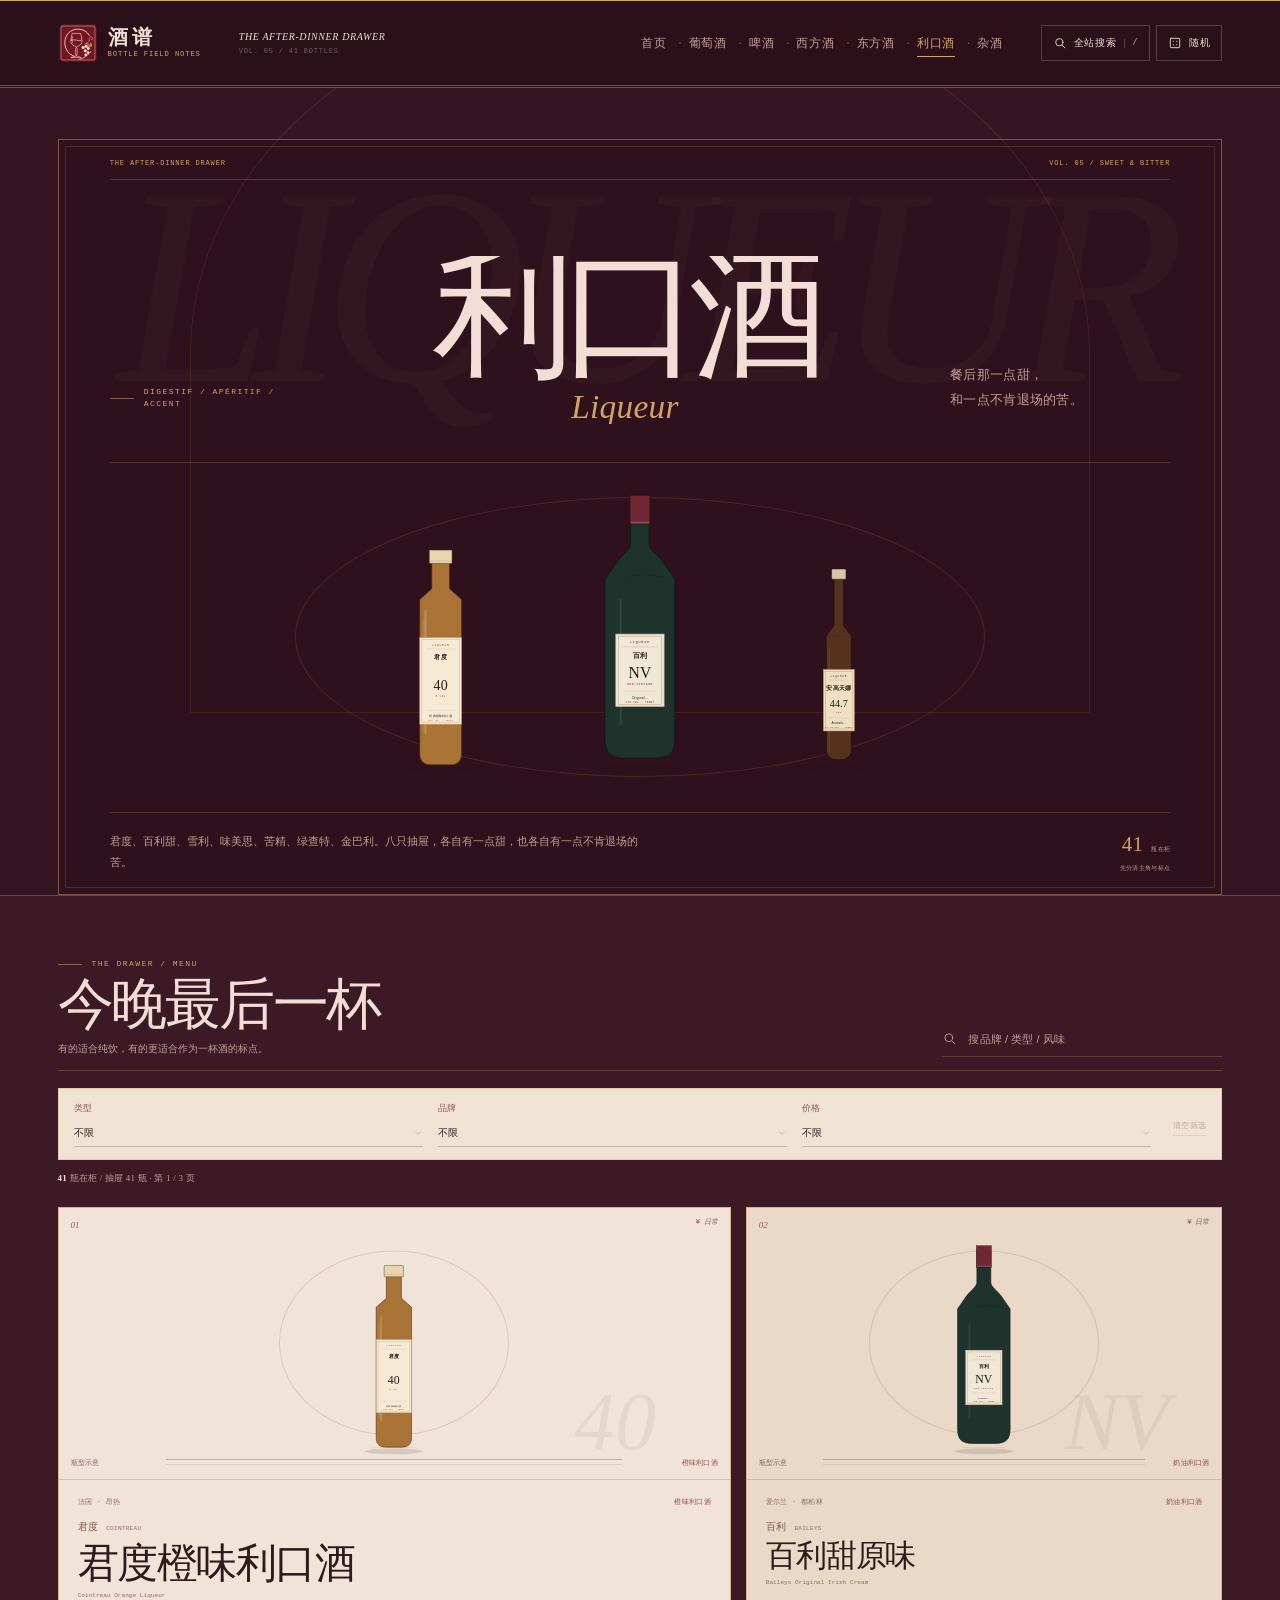
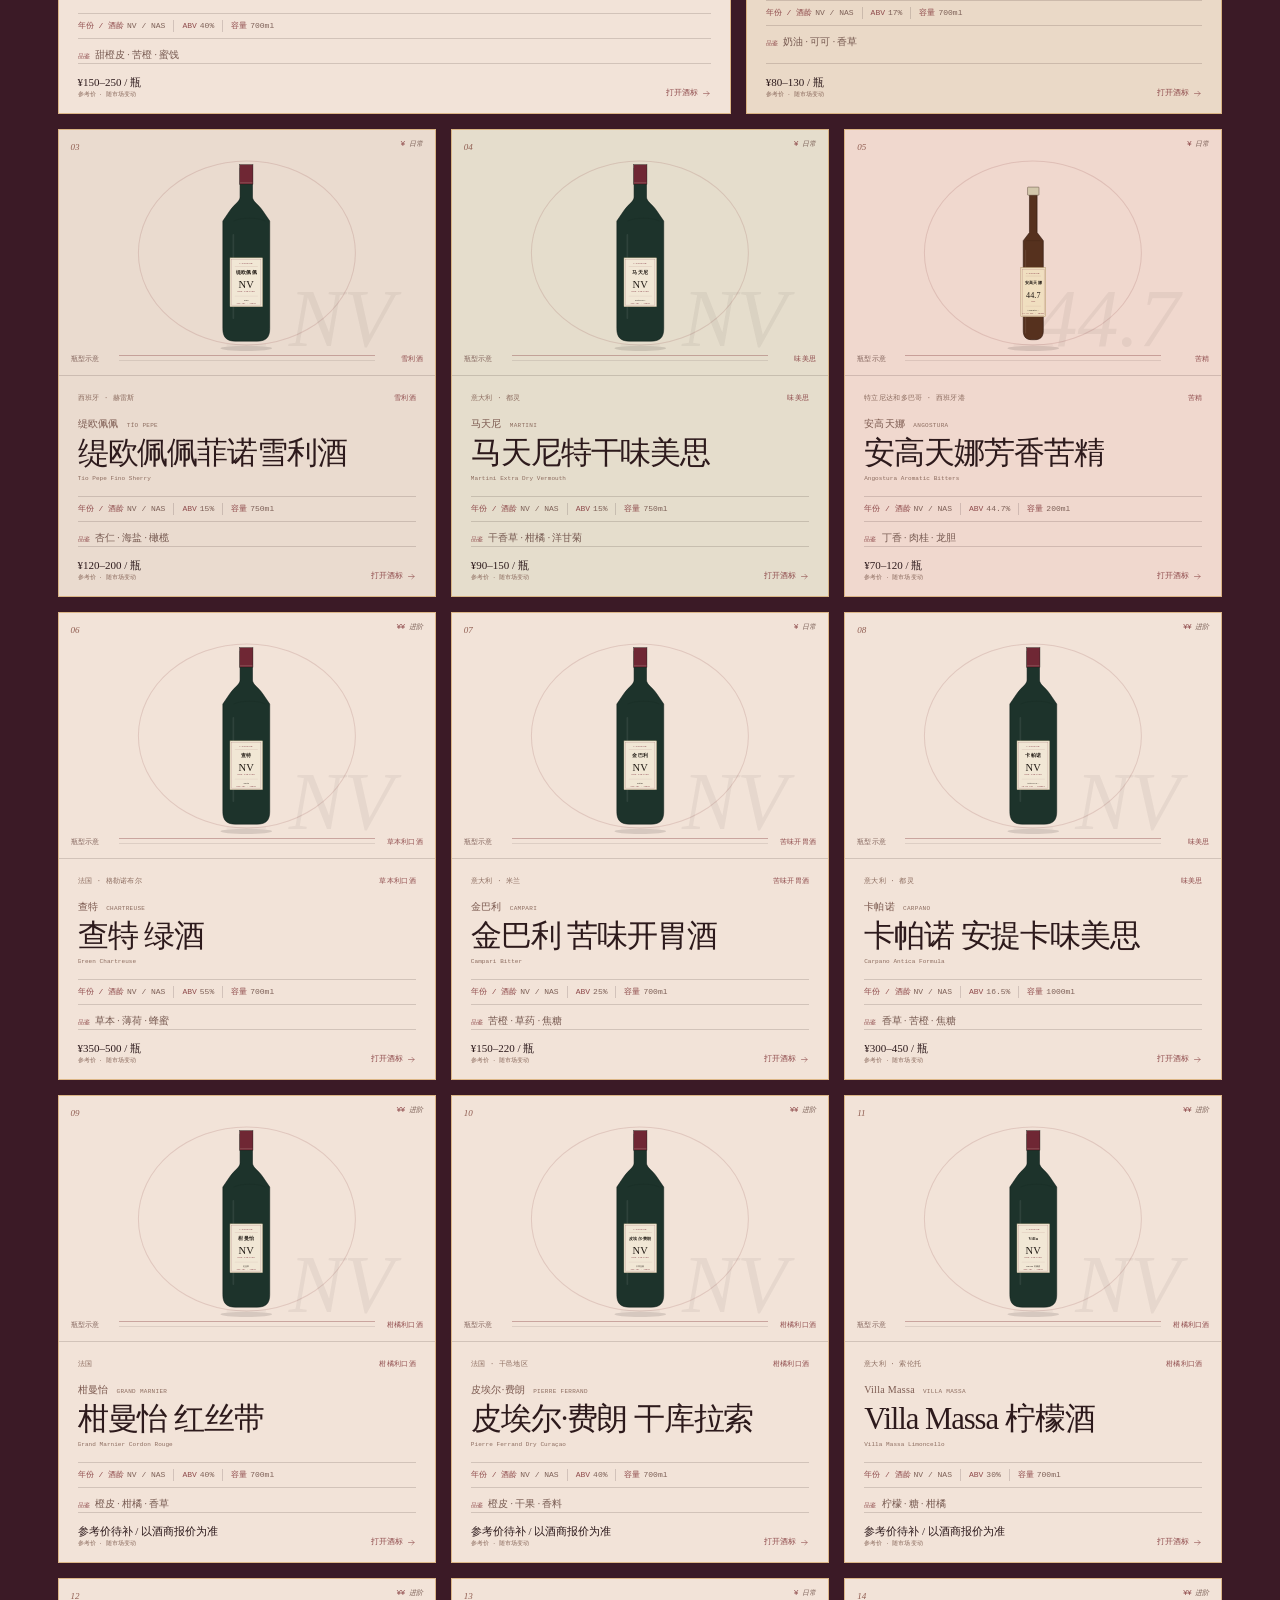
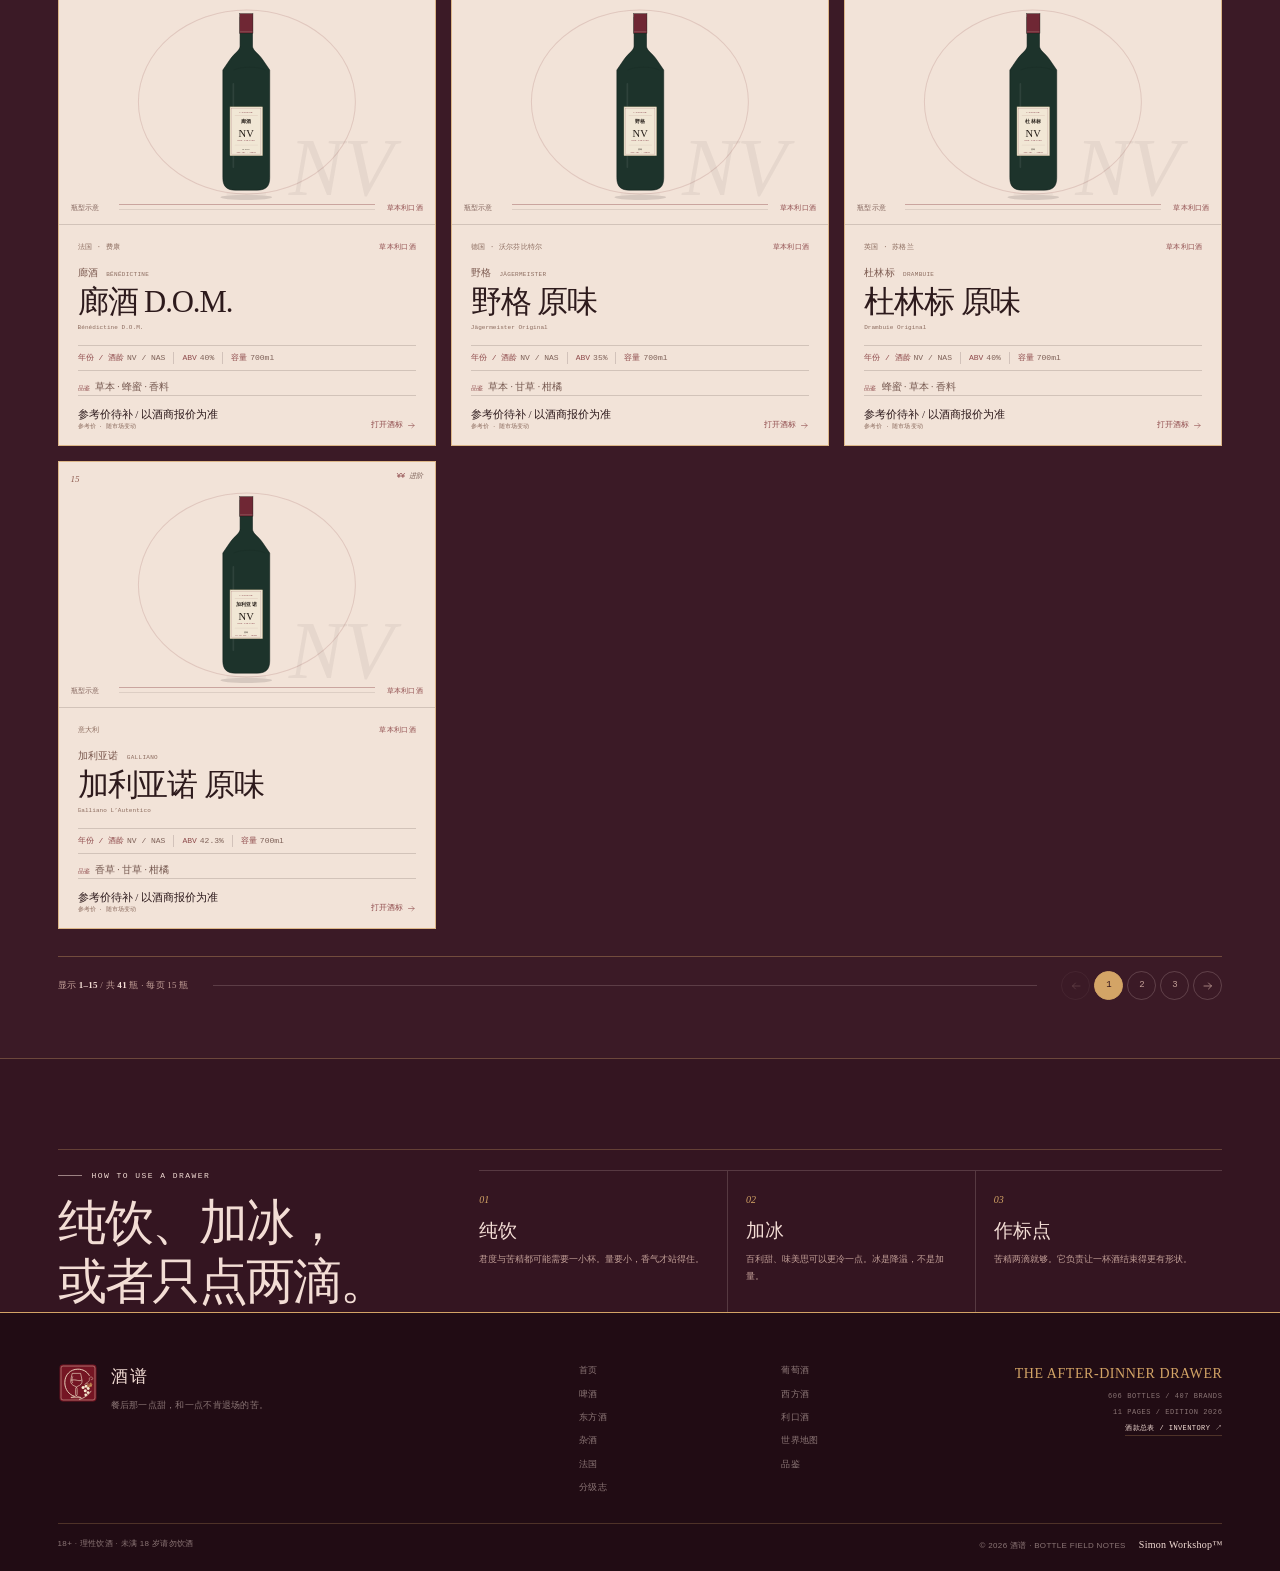
<file: liqueur.html>
<!doctype html>
<html lang="zh-CN">
<head>
<meta charset="utf-8">
<meta name="viewport" content="width=device-width, initial-scale=1">
<meta name="color-scheme" content="light">
<meta name="theme-color" content="#341521">
<title>利口酒 · 酒谱</title>
<meta name="description" content="君度、百利甜、雪利、味美思、苦精、绿查特与金巴利。">
<link rel="icon" href="favicon.svg" type="image/svg+xml">
<link rel="stylesheet" href="styles.css">
<link rel="stylesheet" href="css/core.css">
<link rel="stylesheet" href="css/liqueur.css">
</head>
<body data-page="liqueur" class="page-liqueur">
<div class="page-veil" aria-hidden="true">
  <div class="page-veil-inner">
    <span class="page-veil-no">05 / LIQUEUR</span>
    <strong>利口酒</strong>
    <em>THE AFTER-DINNER DRAWER</em>
    <span class="page-veil-line"></span>
    <small>SWEET & BITTER · 酒谱</small>
  </div>
</div>
<a class="skip-link" href="#main">跳到主要内容</a><header class="app-head head-liqueur">
  <div class="head-shell shell">
    <a class="app-brand" href="index.html" aria-label="酒谱首页">
      <span class="brand-seal" aria-hidden="true">谱</span>
      <span class="brand-type">酒谱<small>BOTTLE FIELD NOTES</small></span>
    </a>
    <div class="head-context"><strong>THE AFTER-DINNER DRAWER</strong><span>VOL. 05 / <span data-category-total>41</span> BOTTLES</span></div>
    <nav class="app-nav" aria-label="酒类导航">
        <a class="app-nav-link" href="index.html"><span>首页</span><small>HOME</small></a>
        <a class="app-nav-link" href="wine.html"><span>葡萄酒</span><small>WINE</small></a>
        <a class="app-nav-link" href="beer.html"><span>啤酒</span><small>BEER</small></a>
        <a class="app-nav-link" href="spirits.html"><span>西方酒</span><small>SPIRITS</small></a>
        <a class="app-nav-link" href="eastern.html"><span>东方酒</span><small>EASTERN</small></a>
        <a class="app-nav-link" href="liqueur.html" aria-current="page"><span>利口酒</span><small>LIQUEUR</small></a>
        <a class="app-nav-link" href="mixed.html"><span>杂酒</span><small>MIXED</small></a>
    </nav>
    <div class="head-tools">
      <button class="tool-search" type="button" data-open-search aria-label="搜索全站，快捷键斜杠"><svg class="icon" viewBox="0 0 24 24" aria-hidden="true" focusable="false"><circle cx="10.8" cy="10.8" r="6.2"></circle><path d="m15.4 15.4 5 5"></path></svg><span>全站搜索</span><kbd>/</kbd></button>
      <button class="tool-random" type="button" data-random aria-label="随机一瓶"><svg class="icon" viewBox="0 0 24 24" aria-hidden="true" focusable="false"><rect x="4" y="4" width="16" height="16" rx="1"></rect><circle cx="9" cy="9" r="1" fill="currentColor" stroke="none"></circle><circle cx="15" cy="9" r="1" fill="currentColor" stroke="none"></circle><circle cx="9" cy="15" r="1" fill="currentColor" stroke="none"></circle><circle cx="15" cy="15" r="1" fill="currentColor" stroke="none"></circle></svg><span>随机</span></button>
    </div>
  </div>
</header>
<main id="main" class="liqueur-page">
  <section class="liqueur-hero">
    <div class="liqueur-hero-inner shell">
      <div class="liqueur-frame">
        <div class="liqueur-frame-top"><span>THE AFTER-DINNER DRAWER</span><span>VOL. 05 / SWEET &amp; BITTER</span></div>
        <div class="liqueur-title-zone"><p class="kicker">DIGESTIF / APÉRITIF / ACCENT</p><h1>利口酒<em>Liqueur</em></h1><p>餐后那一点甜，<br>和一点不肯退场的苦。</p></div>
        <div class="liqueur-art" aria-label="三瓶代表利口酒，瓶型示意">
          <figure class="page-bottle liqueur-figure liqueur-figure-1">
  <span class="page-bottle-art" data-bottle-art="cointreau-orange"></span>
  <figcaption>ORANGE / 40%</figcaption>
</figure>
          <figure class="page-bottle liqueur-figure liqueur-figure-2">
  <span class="page-bottle-art" data-bottle-art="baileys-original"></span>
  <figcaption>CREAM / 17%</figcaption>
</figure>
          <figure class="page-bottle liqueur-figure liqueur-figure-3">
  <span class="page-bottle-art" data-bottle-art="angostura-aromatic"></span>
  <figcaption>BITTERS / 44.7%</figcaption>
</figure>
        </div>
        <div class="liqueur-frame-bottom"><p>君度、百利甜、雪利、味美思、苦精、绿查特、金巴利。八只抽屉，各自有一点甜，也各自有一点不肯退场的苦。</p><div><span><strong data-category-total>—</strong> 瓶在柜</span><span>先分清主角与标点</span></div></div>
      </div>
    </div>
  </section>

  <section class="liqueur-catalog" id="catalog" aria-labelledby="liqueurCatalogHeading">
    <span id="catalogTop"></span>
    <div class="liqueur-catalog-inner shell">
      <header class="liqueur-catalog-head">
        <div><p class="kicker">THE DRAWER / MENU</p><h2 id="liqueurCatalogHeading">今晚最后一杯</h2><p>有的适合纯饮，有的更适合作为一杯酒的标点。</p></div>
        <div class="local-filter liqueur-local" id="localSearchWrap">
  <svg class="icon" viewBox="0 0 24 24" aria-hidden="true" focusable="false"><circle cx="10.8" cy="10.8" r="6.2"></circle><path d="m15.4 15.4 5 5"></path></svg>
  <label class="sr-only" for="localPageSearch">在本页搜索酒款、品牌或产区</label>
  <input id="localPageSearch" type="search" autocomplete="off" spellcheck="false" placeholder="搜品牌 / 类型 / 风味">
  <button class="local-clear" id="localSearchClear" type="button" aria-label="清空本页搜索"><svg class="icon" viewBox="0 0 24 24" aria-hidden="true" focusable="false"><path d="M5 5l14 14M19 5 5 19"></path></svg></button>
</div>
      </header>
      <div class="liqueur-filter-card"><div class="liqueur-filter-controls" id="filterControls"></div><button class="filter-reset liqueur-reset" id="filterReset" type="button" disabled>清空筛选</button></div>
      <div class="liqueur-result-row"><p class="result-line" id="resultCount" aria-live="polite">正在擦亮杯子…</p><div class="active-chips" id="activeFilterChips"></div></div>
      <div class="liqueur-grid" id="bottleGrid"></div>
      <nav class="pager liqueur-pager" id="pagination" aria-label="利口酒分页"></nav>
    </div>
  </section>

  <section class="liqueur-usage shell">
    <div class="usage-head"><p class="kicker">HOW TO USE A DRAWER</p><h2>纯饮、加冰，<br>或者只点两滴。</h2></div>
    <div class="usage-grid"><div><span>01</span><strong>纯饮</strong><p>君度与苦精都可能需要一小杯。量要小，香气才站得住。</p></div><div><span>02</span><strong>加冰</strong><p>百利甜、味美思可以更冷一点。冰是降温，不是加量。</p></div><div><span>03</span><strong>作标点</strong><p>苦精两滴就够。它负责让一杯酒结束得更有形状。</p></div></div>
  </section>
</main>
<footer class="app-foot">
  <div class="foot-shell shell">
    <div class="foot-brand">
      <span class="foot-seal" aria-hidden="true">谱</span>
      <div><strong>酒谱</strong><p>餐后那一点甜，和一点不肯退场的苦。</p></div>
    </div>
    <nav class="foot-nav" aria-label="页脚导航">
      <a href="index.html">首页</a><a href="wine.html">葡萄酒</a><a href="beer.html">啤酒</a><a href="spirits.html">西方酒</a><a href="eastern.html">东方酒</a><a href="liqueur.html">利口酒</a><a href="mixed.html">杂酒</a><a href="map.html">世界地图</a><a href="france.html">法国</a><a href="tasting.html">品鉴</a><a href="classification.html">分级志</a>
    </nav>
    <div class="foot-data">
      <strong>THE AFTER-DINNER DRAWER</strong>
      <span><span data-total-bottles>606</span> BOTTLES / <span data-total-brands>407</span> BRANDS</span>
      <span>11 PAGES / EDITION 2026</span>
      <a class="foot-inventory" href="inventory.svg" target="_blank" rel="noopener">酒款总表 / INVENTORY ↗</a>
    </div>
  </div>
  <div class="foot-legal shell">
    <span class="foot-warning">18+ · 理性饮酒 · 未满 18 岁请勿饮酒</span>
    <div class="foot-copy"><span>© <span data-current-year>2026</span> 酒谱 · BOTTLE FIELD NOTES</span><span class="foot-simon">Simon Workshop™</span></div>
  </div>
</footer>
<script src="data/bottles.js"></script>
<script src="app.js"></script>
</body>
</html>
</file>
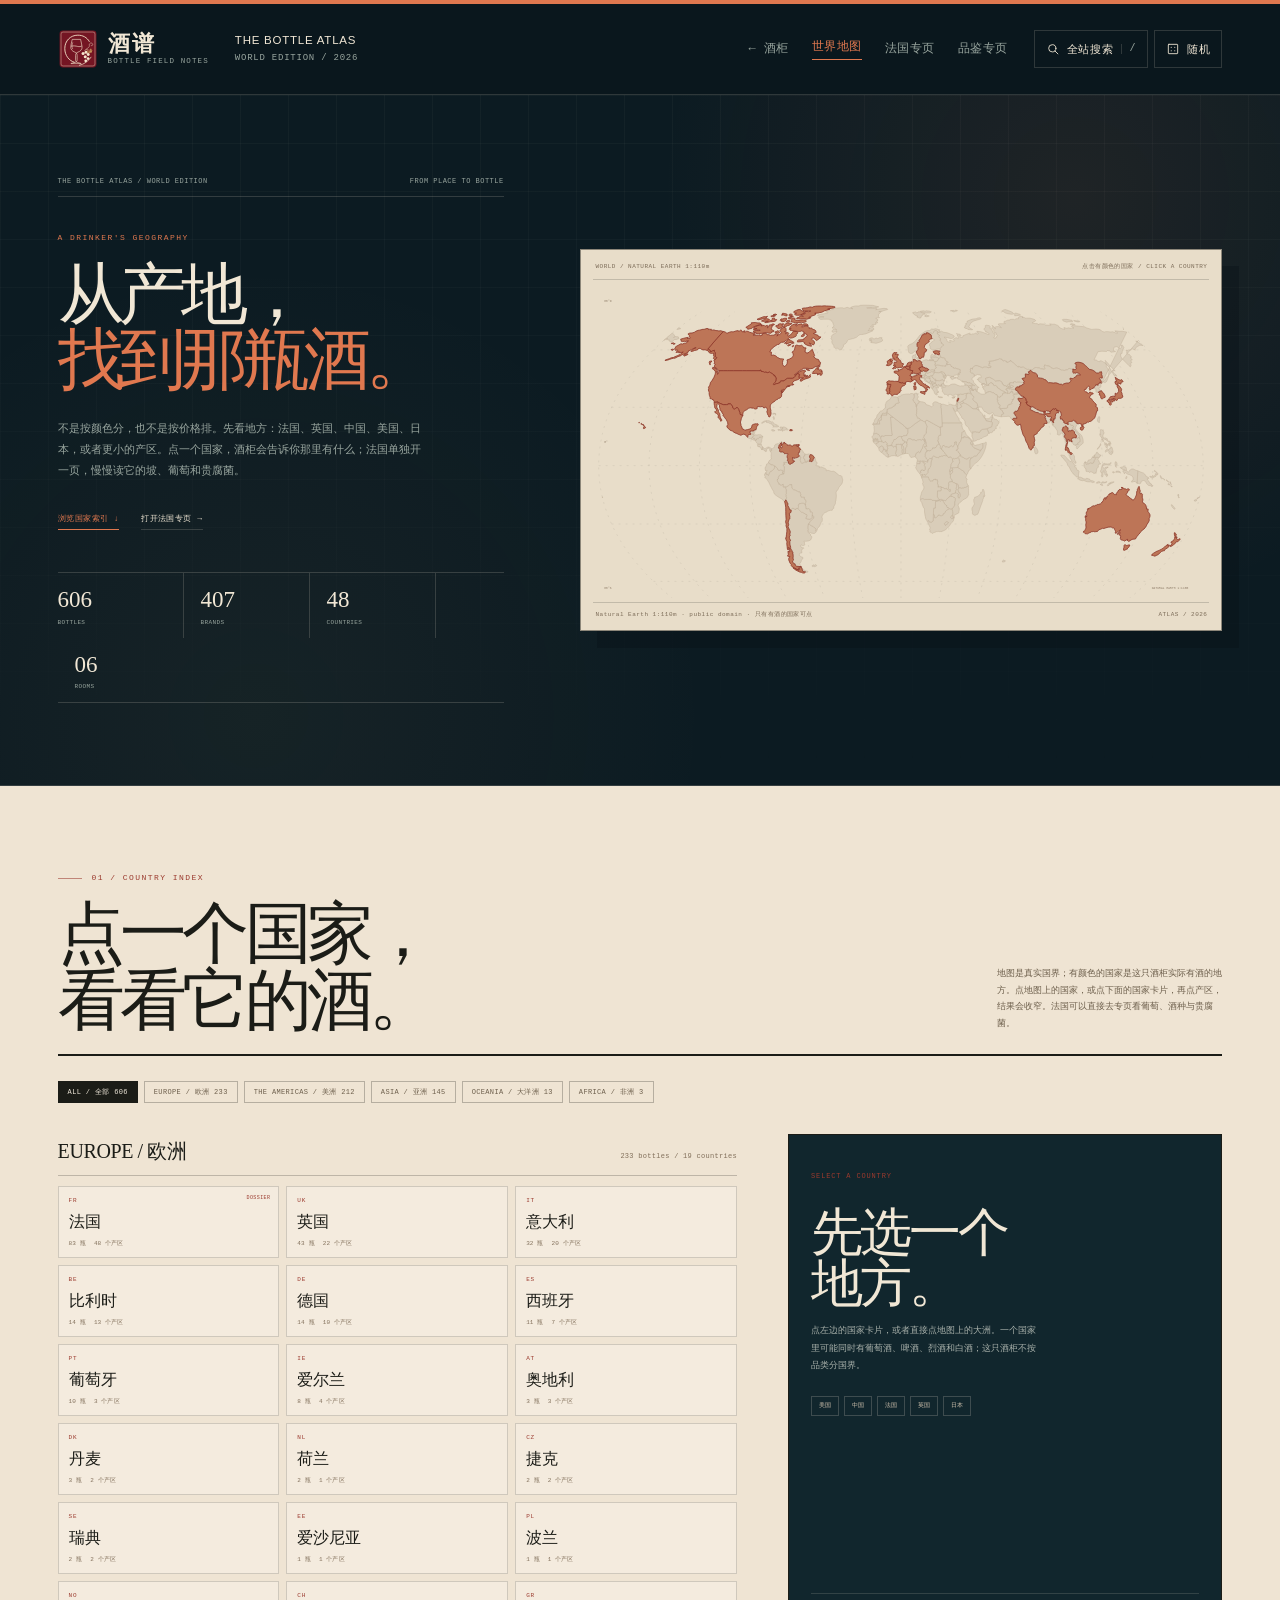
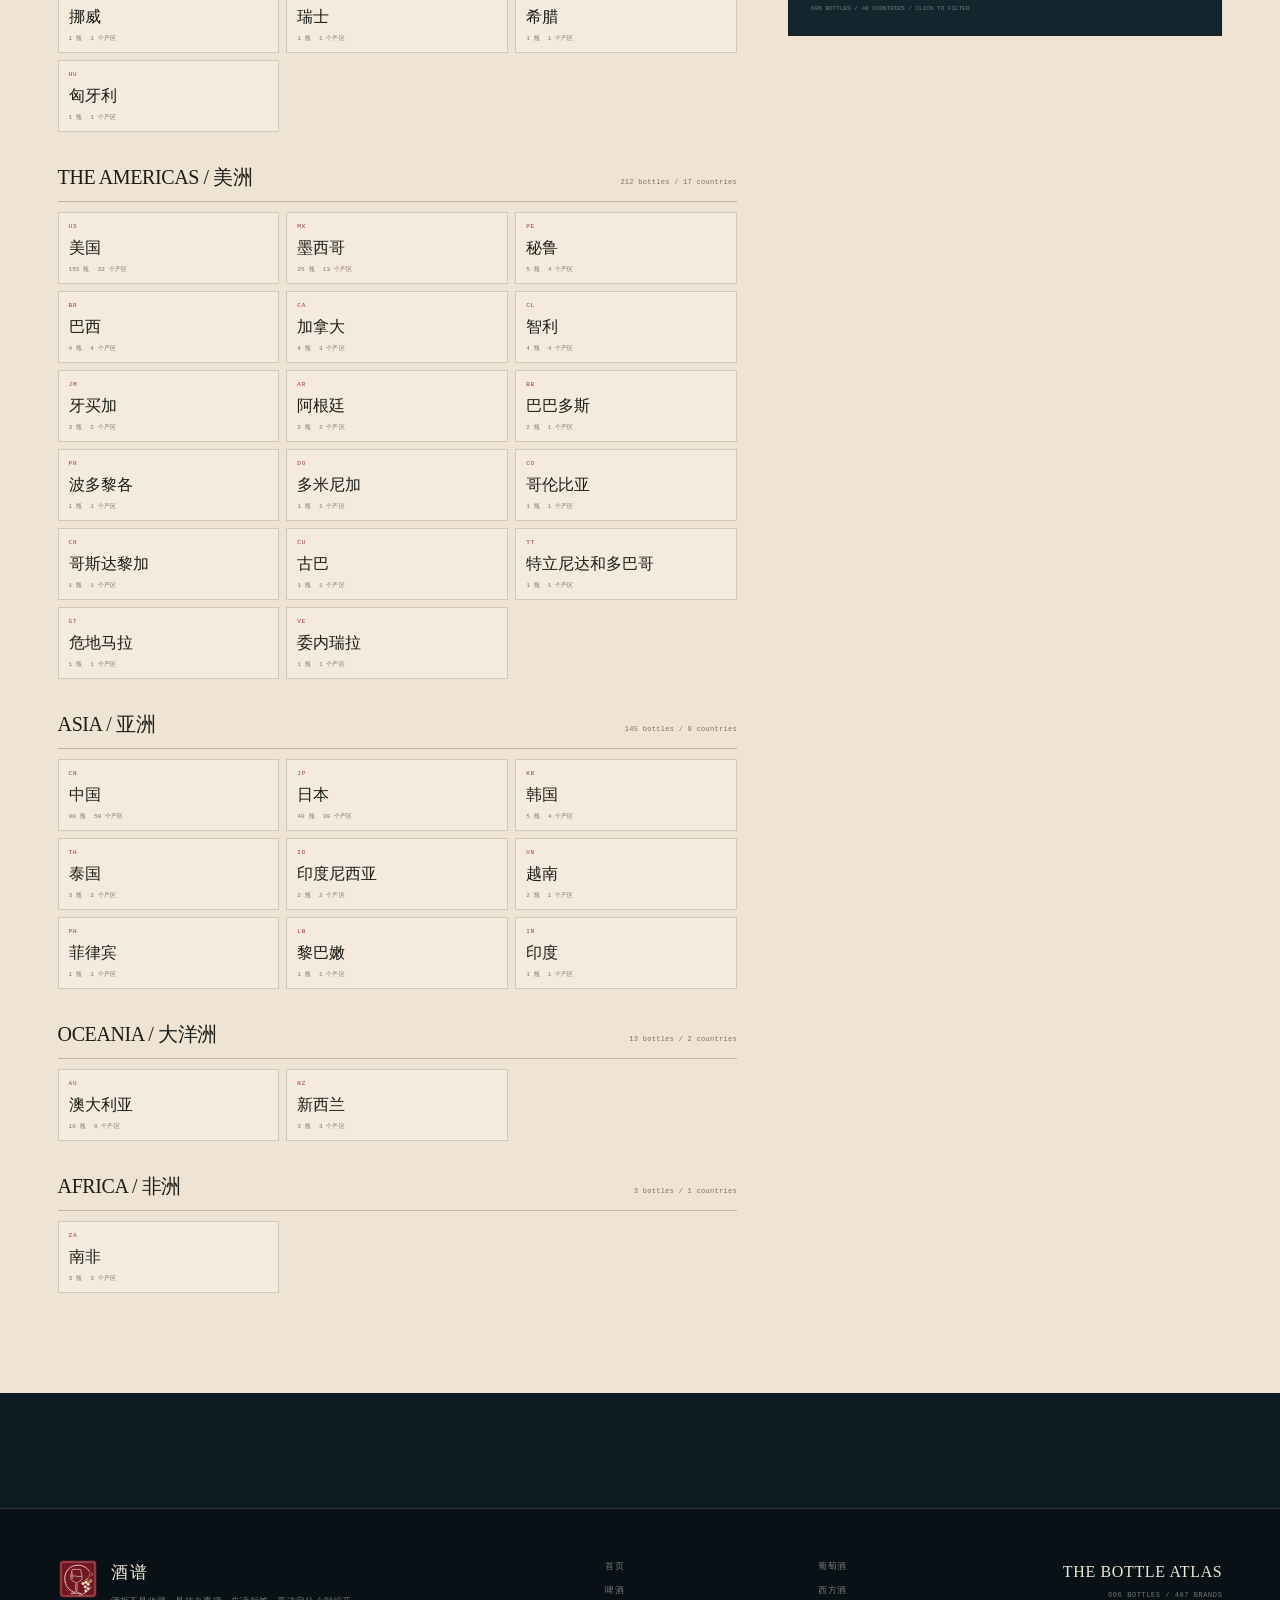
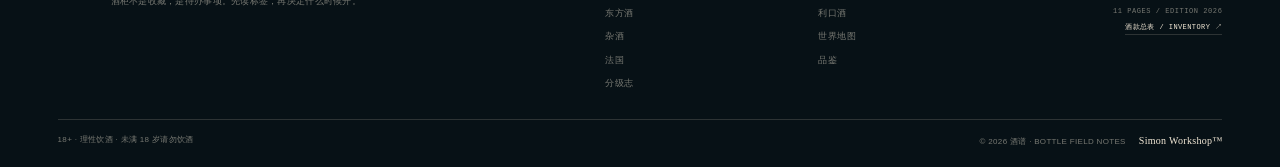
<file: map.html>
<!doctype html>
<html lang="zh-CN">
<head>
<meta charset="utf-8">
<meta name="viewport" content="width=device-width, initial-scale=1">
<meta name="color-scheme" content="light">
<meta name="theme-color" content="#0c1b22">
<title>世界地图 · 酒谱</title>
<meta name="description" content="从产地找酒：在真实国界世界地图上点击有酒的国家，查看酒谱里该地出产的酒。法国另设专页，读产区、葡萄品种、酒种与贵腐菌分布。">
<link rel="icon" href="favicon.svg" type="image/svg+xml">
<link rel="stylesheet" href="styles.css">
<link rel="stylesheet" href="css/core.css">
<link rel="stylesheet" href="css/atlas.css">
</head>
<body data-page="map" class="page-atlas">
<div class="page-veil" aria-hidden="true">
  <div class="page-veil-inner">
    <span class="page-veil-no">07 / ATLAS</span>
    <strong>世界地图</strong>
    <em>THE BOTTLE ATLAS</em>
    <span class="page-veil-line"></span>
    <small>FROM PLACE TO BOTTLE · 酒谱</small>
  </div>
</div>
<a class="skip-link" href="#main">跳到主要内容</a>
<header class="app-head atlas-head">
  <div class="head-shell shell">
    <a class="app-brand" href="index.html" aria-label="酒谱首页">
      <span class="brand-seal" aria-hidden="true">谱</span>
      <span class="brand-type">酒谱<small>BOTTLE FIELD NOTES</small></span>
    </a>
    <div class="atlas-head-copy"><strong>THE BOTTLE ATLAS</strong><span>WORLD EDITION / 2026</span></div>
    <nav class="atlas-head-links" aria-label="地图页导航">
      <a href="index.html">← 酒柜</a>
      <a href="map.html" aria-current="page">世界地图</a>
      <a href="france.html">法国专页</a>
      <a href="tasting.html">品鉴专页</a>
    </nav>
    <div class="head-tools">
      <button class="tool-search" type="button" data-open-search aria-label="搜索全站，快捷键斜杠"><svg class="icon" viewBox="0 0 24 24" aria-hidden="true" focusable="false"><circle cx="10.8" cy="10.8" r="6.2"></circle><path d="m15.4 15.4 5 5"></path></svg><span>全站搜索</span><kbd>/</kbd></button>
      <button class="tool-random" type="button" data-random aria-label="随机一瓶"><svg class="icon" viewBox="0 0 24 24" aria-hidden="true" focusable="false"><rect x="4" y="4" width="16" height="16" rx="1"></rect><circle cx="9" cy="9" r="1" fill="currentColor" stroke="none"></circle><circle cx="15" cy="9" r="1" fill="currentColor" stroke="none"></circle><circle cx="9" cy="15" r="1" fill="currentColor" stroke="none"></circle><circle cx="15" cy="15" r="1" fill="currentColor" stroke="none"></circle></svg><span>随机</span></button>
    </div>
  </div>
</header>

<main id="main" class="atlas-main">
  <section class="atlas-hero" aria-labelledby="atlasHeading">
    <div class="atlas-hero-inner shell">
      <div class="atlas-copy">
        <div class="atlas-topline"><span>THE BOTTLE ATLAS / WORLD EDITION</span><span>FROM PLACE TO BOTTLE</span></div>
        <p class="atlas-kicker">A DRINKER'S GEOGRAPHY</p>
        <h1 id="atlasHeading">从产地，<br><em>找到那瓶酒。</em></h1>
        <p class="atlas-lede">不是按颜色分，也不是按价格排。先看地方：法国、英国、中国、美国、日本，或者更小的产区。点一个国家，酒柜会告诉你那里有什么；法国单独开一页，慢慢读它的坡、葡萄和贵腐菌。</p>
        <div class="atlas-actions">
          <a href="#atlasIndex">浏览国家索引 ↓</a>
          <a href="france.html">打开法国专页 →</a>
        </div>
        <div class="atlas-stats">
          <span><strong data-atlas-total>606</strong> bottles</span>
          <span><strong data-atlas-brands>407</strong> brands</span>
          <span><strong data-atlas-countries>48</strong> countries</span>
          <span><strong>06</strong> rooms</span>
        </div>
      </div>

      <figure class="atlas-map-card">
        <div class="atlas-map-head"><span>WORLD / NATURAL EARTH 1:110m</span><span>点击有颜色的国家 / CLICK A COUNTRY</span></div>
        <svg class="atlas-map" viewBox="0 0 1200 620" role="group" aria-label="真实国界世界地图，点击有颜色的国家查看酒款"><g class="atlas-map-grid" aria-hidden="true"><path d="M210.8,661.2L188.6,646.4L168.6,631.5L150.4,616.7L133.5,601.9L117.8,587.2L103.3,572.5L90.0,557.7L77.7,542.9L66.6,528.1L56.5,513.1L47.6,498.1L39.7,483.0L32.8,467.9L26.9,452.7L21.9,437.5L17.9,422.3L14.9,407.2L12.7,392.0L11.4,376.9L10.9,361.7L11.4,346.6L12.7,331.4L14.9,316.3L17.9,301.1L21.9,285.9L26.9,270.7L32.8,255.6L39.7,240.4L47.6,225.3L56.5,210.3L66.6,195.4L77.7,180.5L90.0,165.7L103.3,151.0L117.8,136.2L133.5,121.5L150.4,106.7L168.6,91.9L188.6,77.0L210.8,62.2"/><path d="M275.7,661.2L257.2,646.4L240.5,631.5L225.3,616.7L211.2,601.9L198.2,587.2L186.1,572.5L175.0,557.7L164.8,542.9L155.5,528.1L147.1,513.1L139.6,498.1L133.0,483.0L127.3,467.9L122.4,452.7L118.3,437.5L115.0,422.3L112.4,407.2L110.6,392.0L109.5,376.9L109.1,361.7L109.5,346.6L110.6,331.4L112.4,316.3L115.0,301.1L118.3,285.9L122.4,270.7L127.3,255.6L133.0,240.4L139.6,225.3L147.1,210.3L155.5,195.4L164.8,180.5L175.0,165.7L186.1,151.0L198.2,136.2L211.2,121.5L225.3,106.7L240.5,91.9L257.2,77.0L275.7,62.2"/><path d="M340.5,661.2L325.7,646.4L312.4,631.5L300.2,616.7L289.0,601.9L278.5,587.2L268.9,572.5L260.0,557.7L251.8,542.9L244.4,528.1L237.7,513.1L231.7,498.1L226.4,483.0L221.8,467.9L217.9,452.7L214.6,437.5L212.0,422.3L209.9,407.2L208.4,392.0L207.6,376.9L207.3,361.7L207.6,346.6L208.4,331.4L209.9,316.3L212.0,301.1L214.6,285.9L217.9,270.7L221.8,255.6L226.4,240.4L231.7,225.3L237.7,210.3L244.4,195.4L251.8,180.5L260.0,165.7L268.9,151.0L278.5,136.2L289.0,121.5L300.2,106.7L312.4,91.9L325.7,77.0L340.5,62.2"/><path d="M405.4,661.2L394.3,646.4L384.3,631.5L375.2,616.7L366.7,601.9L358.9,587.2L351.7,572.5L345.0,557.7L338.9,542.9L333.3,528.1L328.3,513.1L323.8,498.1L319.8,483.0L316.4,467.9L313.4,452.7L311.0,437.5L309.0,422.3L307.4,407.2L306.3,392.0L305.7,376.9L305.5,361.7L305.7,346.6L306.3,331.4L307.4,316.3L309.0,301.1L311.0,285.9L313.4,270.7L316.4,255.6L319.8,240.4L323.8,225.3L328.3,210.3L333.3,195.4L338.9,180.5L345.0,165.7L351.7,151.0L358.9,136.2L366.7,121.5L375.2,106.7L384.3,91.9L394.3,77.0L405.4,62.2"/><path d="M470.3,661.2L462.9,646.4L456.2,631.5L450.1,616.7L444.5,601.9L439.3,587.2L434.4,572.5L430.0,557.7L425.9,542.9L422.2,528.1L418.8,513.1L415.9,498.1L413.2,483.0L410.9,467.9L409.0,452.7L407.3,437.5L406.0,422.3L405.0,407.2L404.2,392.0L403.8,376.9L403.6,361.7L403.8,346.6L404.2,331.4L405.0,316.3L406.0,301.1L407.3,285.9L409.0,270.7L410.9,255.6L413.2,240.4L415.9,225.3L418.8,210.3L422.2,195.4L425.9,180.5L430.0,165.7L434.4,151.0L439.3,136.2L444.5,121.5L450.1,106.7L456.2,91.9L462.9,77.0L470.3,62.2"/><path d="M535.1,661.2L531.4,646.4L528.1,631.5L525.1,616.7L522.2,601.9L519.6,587.2L517.2,572.5L515.0,557.7L513.0,542.9L511.1,528.1L509.4,513.1L507.9,498.1L506.6,483.0L505.5,467.9L504.5,452.7L503.7,437.5L503.0,422.3L502.5,407.2L502.1,392.0L501.9,376.9L501.8,361.7L501.9,346.6L502.1,331.4L502.5,316.3L503.0,301.1L503.7,285.9L504.5,270.7L505.5,255.6L506.6,240.4L507.9,225.3L509.4,210.3L511.1,195.4L513.0,180.5L515.0,165.7L517.2,151.0L519.6,136.2L522.2,121.5L525.1,106.7L528.1,91.9L531.4,77.0L535.1,62.2"/><path d="M600.0,661.2L600.0,646.4L600.0,631.5L600.0,616.7L600.0,601.9L600.0,587.2L600.0,572.5L600.0,557.7L600.0,542.9L600.0,528.1L600.0,513.1L600.0,498.1L600.0,483.0L600.0,467.9L600.0,452.7L600.0,437.5L600.0,422.3L600.0,407.2L600.0,392.0L600.0,376.9L600.0,361.7L600.0,346.6L600.0,331.4L600.0,316.3L600.0,301.1L600.0,285.9L600.0,270.7L600.0,255.6L600.0,240.4L600.0,225.3L600.0,210.3L600.0,195.4L600.0,180.5L600.0,165.7L600.0,151.0L600.0,136.2L600.0,121.5L600.0,106.7L600.0,91.9L600.0,77.0L600.0,62.2"/><path d="M664.9,661.2L668.6,646.4L671.9,631.5L674.9,616.7L677.8,601.9L680.4,587.2L682.8,572.5L685.0,557.7L687.0,542.9L688.9,528.1L690.6,513.1L692.1,498.1L693.4,483.0L694.5,467.9L695.5,452.7L696.3,437.5L697.0,422.3L697.5,407.2L697.9,392.0L698.1,376.9L698.2,361.7L698.1,346.6L697.9,331.4L697.5,316.3L697.0,301.1L696.3,285.9L695.5,270.7L694.5,255.6L693.4,240.4L692.1,225.3L690.6,210.3L688.9,195.4L687.0,180.5L685.0,165.7L682.8,151.0L680.4,136.2L677.8,121.5L674.9,106.7L671.9,91.9L668.6,77.0L664.9,62.2"/><path d="M729.7,661.2L737.1,646.4L743.8,631.5L749.9,616.7L755.5,601.9L760.7,587.2L765.6,572.5L770.0,557.7L774.1,542.9L777.8,528.1L781.2,513.1L784.1,498.1L786.8,483.0L789.1,467.9L791.0,452.7L792.7,437.5L794.0,422.3L795.0,407.2L795.8,392.0L796.2,376.9L796.4,361.7L796.2,346.6L795.8,331.4L795.0,316.3L794.0,301.1L792.7,285.9L791.0,270.7L789.1,255.6L786.8,240.4L784.1,225.3L781.2,210.3L777.8,195.4L774.1,180.5L770.0,165.7L765.6,151.0L760.7,136.2L755.5,121.5L749.9,106.7L743.8,91.9L737.1,77.0L729.7,62.2"/><path d="M794.6,661.2L805.7,646.4L815.7,631.5L824.8,616.7L833.3,601.9L841.1,587.2L848.3,572.5L855.0,557.7L861.1,542.9L866.7,528.1L871.7,513.1L876.2,498.1L880.2,483.0L883.6,467.9L886.6,452.7L889.0,437.5L891.0,422.3L892.6,407.2L893.7,392.0L894.3,376.9L894.5,361.7L894.3,346.6L893.7,331.4L892.6,316.3L891.0,301.1L889.0,285.9L886.6,270.7L883.6,255.6L880.2,240.4L876.2,225.3L871.7,210.3L866.7,195.4L861.1,180.5L855.0,165.7L848.3,151.0L841.1,136.2L833.3,121.5L824.8,106.7L815.7,91.9L805.7,77.0L794.6,62.2"/><path d="M859.5,661.2L874.3,646.4L887.6,631.5L899.8,616.7L911.0,601.9L921.5,587.2L931.1,572.5L940.0,557.7L948.2,542.9L955.6,528.1L962.3,513.1L968.3,498.1L973.6,483.0L978.2,467.9L982.1,452.7L985.4,437.5L988.0,422.3L990.1,407.2L991.6,392.0L992.4,376.9L992.7,361.7L992.4,346.6L991.6,331.4L990.1,316.3L988.0,301.1L985.4,285.9L982.1,270.7L978.2,255.6L973.6,240.4L968.3,225.3L962.3,210.3L955.6,195.4L948.2,180.5L940.0,165.7L931.1,151.0L921.5,136.2L911.0,121.5L899.8,106.7L887.6,91.9L874.3,77.0L859.5,62.2"/><path d="M924.3,661.2L942.8,646.4L959.5,631.5L974.7,616.7L988.8,601.9L1001.8,587.2L1013.9,572.5L1025.0,557.7L1035.2,542.9L1044.5,528.1L1052.9,513.1L1060.4,498.1L1067.0,483.0L1072.7,467.9L1077.6,452.7L1081.7,437.5L1085.0,422.3L1087.6,407.2L1089.4,392.0L1090.5,376.9L1090.9,361.7L1090.5,346.6L1089.4,331.4L1087.6,316.3L1085.0,301.1L1081.7,285.9L1077.6,270.7L1072.7,255.6L1067.0,240.4L1060.4,225.3L1052.9,210.3L1044.5,195.4L1035.2,180.5L1025.0,165.7L1013.9,151.0L1001.8,136.2L988.8,121.5L974.7,106.7L959.5,91.9L942.8,77.0L924.3,62.2"/><path d="M989.2,661.2L1011.4,646.4L1031.4,631.5L1049.6,616.7L1066.5,601.9L1082.2,587.2L1096.7,572.5L1110.0,557.7L1122.3,542.9L1133.4,528.1L1143.5,513.1L1152.4,498.1L1160.3,483.0L1167.2,467.9L1173.1,452.7L1178.1,437.5L1182.1,422.3L1185.1,407.2L1187.3,392.0L1188.6,376.9L1189.1,361.7L1188.6,346.6L1187.3,331.4L1185.1,316.3L1182.1,301.1L1178.1,285.9L1173.1,270.7L1167.2,255.6L1160.3,240.4L1152.4,225.3L1143.5,210.3L1133.4,195.4L1122.3,180.5L1110.0,165.7L1096.7,151.0L1082.2,136.2L1066.5,121.5L1049.6,106.7L1031.4,91.9L1011.4,77.0L989.2,62.2"/><path d="M117.8,587.2L128.5,587.2L139.2,587.2L150.0,587.2L160.7,587.2L171.4,587.2L182.1,587.2L192.8,587.2L203.5,587.2L214.3,587.2L225.0,587.2L235.7,587.2L246.4,587.2L257.1,587.2L267.8,587.2L278.5,587.2L289.3,587.2L300.0,587.2L310.7,587.2L321.4,587.2L332.1,587.2L342.8,587.2L353.6,587.2L364.3,587.2L375.0,587.2L385.7,587.2L396.4,587.2L407.1,587.2L417.8,587.2L428.6,587.2L439.3,587.2L450.0,587.2L460.7,587.2L471.4,587.2L482.1,587.2L492.8,587.2L503.6,587.2L514.3,587.2L525.0,587.2L535.7,587.2L546.4,587.2L557.1,587.2L567.9,587.2L578.6,587.2L589.3,587.2L600.0,587.2L610.7,587.2L621.4,587.2L632.1,587.2L642.9,587.2L653.6,587.2L664.3,587.2L675.0,587.2L685.7,587.2L696.4,587.2L707.2,587.2L717.9,587.2L728.6,587.2L739.3,587.2L750.0,587.2L760.7,587.2L771.4,587.2L782.2,587.2L792.9,587.2L803.6,587.2L814.3,587.2L825.0,587.2L835.7,587.2L846.4,587.2L857.2,587.2L867.9,587.2L878.6,587.2L889.3,587.2L900.0,587.2L910.7,587.2L921.5,587.2L932.2,587.2L942.9,587.2L953.6,587.2L964.3,587.2L975.0,587.2L985.7,587.2L996.5,587.2L1007.2,587.2L1017.9,587.2L1028.6,587.2L1039.3,587.2L1050.0,587.2L1060.8,587.2L1071.5,587.2L1082.2,587.2"/><path d="M36.1,475.4L48.6,475.4L61.2,475.4L73.7,475.4L86.2,475.4L98.7,475.4L111.3,475.4L123.8,475.4L136.3,475.4L148.9,475.4L161.4,475.4L173.9,475.4L186.5,475.4L199.0,475.4L211.5,475.4L224.1,475.4L236.6,475.4L249.1,475.4L261.7,475.4L274.2,475.4L286.7,475.4L299.2,475.4L311.8,475.4L324.3,475.4L336.8,475.4L349.4,475.4L361.9,475.4L374.4,475.4L387.0,475.4L399.5,475.4L412.0,475.4L424.6,475.4L437.1,475.4L449.6,475.4L462.2,475.4L474.7,475.4L487.2,475.4L499.7,475.4L512.3,475.4L524.8,475.4L537.3,475.4L549.9,475.4L562.4,475.4L574.9,475.4L587.5,475.4L600.0,475.4L612.5,475.4L625.1,475.4L637.6,475.4L650.1,475.4L662.7,475.4L675.2,475.4L687.7,475.4L700.3,475.4L712.8,475.4L725.3,475.4L737.8,475.4L750.4,475.4L762.9,475.4L775.4,475.4L788.0,475.4L800.5,475.4L813.0,475.4L825.6,475.4L838.1,475.4L850.6,475.4L863.2,475.4L875.7,475.4L888.2,475.4L900.8,475.4L913.3,475.4L925.8,475.4L938.3,475.4L950.9,475.4L963.4,475.4L975.9,475.4L988.5,475.4L1001.0,475.4L1013.5,475.4L1026.1,475.4L1038.6,475.4L1051.1,475.4L1063.7,475.4L1076.2,475.4L1088.7,475.4L1101.3,475.4L1113.8,475.4L1126.3,475.4L1138.8,475.4L1151.4,475.4L1163.9,475.4"/><path d="M10.9,361.7L24.0,361.7L37.1,361.7L50.2,361.7L63.3,361.7L76.4,361.7L89.5,361.7L102.6,361.7L115.6,361.7L128.7,361.7L141.8,361.7L154.9,361.7L168.0,361.7L181.1,361.7L194.2,361.7L207.3,361.7L220.4,361.7L233.5,361.7L246.6,361.7L259.6,361.7L272.7,361.7L285.8,361.7L298.9,361.7L312.0,361.7L325.1,361.7L338.2,361.7L351.3,361.7L364.4,361.7L377.5,361.7L390.5,361.7L403.6,361.7L416.7,361.7L429.8,361.7L442.9,361.7L456.0,361.7L469.1,361.7L482.2,361.7L495.3,361.7L508.4,361.7L521.5,361.7L534.5,361.7L547.6,361.7L560.7,361.7L573.8,361.7L586.9,361.7L600.0,361.7L613.1,361.7L626.2,361.7L639.3,361.7L652.4,361.7L665.5,361.7L678.5,361.7L691.6,361.7L704.7,361.7L717.8,361.7L730.9,361.7L744.0,361.7L757.1,361.7L770.2,361.7L783.3,361.7L796.4,361.7L809.5,361.7L822.5,361.7L835.6,361.7L848.7,361.7L861.8,361.7L874.9,361.7L888.0,361.7L901.1,361.7L914.2,361.7L927.3,361.7L940.4,361.7L953.4,361.7L966.5,361.7L979.6,361.7L992.7,361.7L1005.8,361.7L1018.9,361.7L1032.0,361.7L1045.1,361.7L1058.2,361.7L1071.3,361.7L1084.4,361.7L1097.4,361.7L1110.5,361.7L1123.6,361.7L1136.7,361.7L1149.8,361.7L1162.9,361.7L1176.0,361.7L1189.1,361.7"/><path d="M36.1,248.0L48.6,248.0L61.2,248.0L73.7,248.0L86.2,248.0L98.7,248.0L111.3,248.0L123.8,248.0L136.3,248.0L148.9,248.0L161.4,248.0L173.9,248.0L186.5,248.0L199.0,248.0L211.5,248.0L224.1,248.0L236.6,248.0L249.1,248.0L261.7,248.0L274.2,248.0L286.7,248.0L299.2,248.0L311.8,248.0L324.3,248.0L336.8,248.0L349.4,248.0L361.9,248.0L374.4,248.0L387.0,248.0L399.5,248.0L412.0,248.0L424.6,248.0L437.1,248.0L449.6,248.0L462.2,248.0L474.7,248.0L487.2,248.0L499.7,248.0L512.3,248.0L524.8,248.0L537.3,248.0L549.9,248.0L562.4,248.0L574.9,248.0L587.5,248.0L600.0,248.0L612.5,248.0L625.1,248.0L637.6,248.0L650.1,248.0L662.7,248.0L675.2,248.0L687.7,248.0L700.3,248.0L712.8,248.0L725.3,248.0L737.8,248.0L750.4,248.0L762.9,248.0L775.4,248.0L788.0,248.0L800.5,248.0L813.0,248.0L825.6,248.0L838.1,248.0L850.6,248.0L863.2,248.0L875.7,248.0L888.2,248.0L900.8,248.0L913.3,248.0L925.8,248.0L938.3,248.0L950.9,248.0L963.4,248.0L975.9,248.0L988.5,248.0L1001.0,248.0L1013.5,248.0L1026.1,248.0L1038.6,248.0L1051.1,248.0L1063.7,248.0L1076.2,248.0L1088.7,248.0L1101.3,248.0L1113.8,248.0L1126.3,248.0L1138.8,248.0L1151.4,248.0L1163.9,248.0"/><path d="M117.8,136.2L128.5,136.2L139.2,136.2L150.0,136.2L160.7,136.2L171.4,136.2L182.1,136.2L192.8,136.2L203.5,136.2L214.3,136.2L225.0,136.2L235.7,136.2L246.4,136.2L257.1,136.2L267.8,136.2L278.5,136.2L289.3,136.2L300.0,136.2L310.7,136.2L321.4,136.2L332.1,136.2L342.8,136.2L353.6,136.2L364.3,136.2L375.0,136.2L385.7,136.2L396.4,136.2L407.1,136.2L417.8,136.2L428.6,136.2L439.3,136.2L450.0,136.2L460.7,136.2L471.4,136.2L482.1,136.2L492.8,136.2L503.6,136.2L514.3,136.2L525.0,136.2L535.7,136.2L546.4,136.2L557.1,136.2L567.9,136.2L578.6,136.2L589.3,136.2L600.0,136.2L610.7,136.2L621.4,136.2L632.1,136.2L642.9,136.2L653.6,136.2L664.3,136.2L675.0,136.2L685.7,136.2L696.4,136.2L707.2,136.2L717.9,136.2L728.6,136.2L739.3,136.2L750.0,136.2L760.7,136.2L771.4,136.2L782.2,136.2L792.9,136.2L803.6,136.2L814.3,136.2L825.0,136.2L835.7,136.2L846.4,136.2L857.2,136.2L867.9,136.2L878.6,136.2L889.3,136.2L900.0,136.2L910.7,136.2L921.5,136.2L932.2,136.2L942.9,136.2L953.6,136.2L964.3,136.2L975.0,136.2L985.7,136.2L996.5,136.2L1007.2,136.2L1017.9,136.2L1028.6,136.2L1039.3,136.2L1050.0,136.2L1060.8,136.2L1071.5,136.2L1082.2,136.2"/></g><g class="atlas-countries-base"><path class="atlas-country-base" d="M1174.6,428.1L1175.6,427.4L1176.4,428.5L1175.4,430.5L1173.2,431.0L1171.6,430.6L1171.7,428.9L1173.3,427.6L1174.6,428.1ZM18.0,422.6L18.6,422.4L18.7,424.3L18.4,424.5ZM1179.3,425.4L1177.0,426.2L1176.9,424.8L1178.7,424.0L1179.8,423.8L1182.0,422.6Z"/><path class="atlas-country-base" d="M710.9,365.3L711.5,365.7L723.3,373.4L723.5,375.6L728.2,379.4L726.6,384.1L726.7,386.2L728.8,387.6L728.9,388.6L727.9,390.9L728.1,392.0L727.8,393.9L728.9,396.2L730.1,400.0L731.3,400.8L728.6,403.0L725.0,404.5L723.1,404.4L721.9,405.5L719.6,405.6L718.7,406.1L714.9,405.0L712.4,405.4L711.7,400.2L710.6,398.4L710.0,397.4L706.8,396.7L705.0,395.5L702.9,394.9L701.6,394.3L700.3,393.3L698.6,388.5L696.7,386.4L696.1,384.2L696.5,382.2L695.9,378.8L697.3,378.6L698.5,377.2L699.8,375.2L700.6,374.4L700.6,373.2L699.9,372.3L699.7,370.9L700.6,370.4L700.8,368.1L699.5,366.0L700.7,365.6L704.3,365.6L710.9,365.3Z"/><path class="atlas-country-base" d="M572.7,256.9L572.7,257.1L572.6,257.9L572.5,263.6L562.1,263.4L561.9,273.1L558.9,273.4L558.1,275.4L558.6,280.9L546.0,280.8L545.3,282.1L545.5,280.5L545.6,280.5L552.8,280.2L553.2,278.8L554.5,277.1L555.7,271.9L560.3,267.8L561.9,263.0L562.9,262.7L564.0,259.8L566.7,259.4L567.8,259.9L569.2,259.9L570.3,259.0L572.2,258.9L572.2,256.9L572.7,256.9Z"/><path class="atlas-country-base" d="M245.6,176.8L245.2,176.8L241.7,173.1L240.6,171.6L236.3,170.0L236.7,166.8L238.5,164.5L235.8,162.9L237.3,159.9L235.6,157.3L236.8,155.4L239.6,153.6L241.1,151.3L238.0,148.9L238.2,144.7L238.4,142.1L237.1,140.4L236.5,138.9L236.5,137.0L232.9,138.2L228.7,140.3L228.1,137.9L227.5,136.2L225.7,135.2L223.2,135.1L241.1,114.1L253.8,100.4L257.5,101.3L259.8,103.1L262.0,103.4L265.6,101.9L269.6,100.7L272.9,101.2L278.0,99.5L282.9,98.6L283.2,100.1L285.8,99.3L287.9,97.5L289.2,97.9L290.5,101.2L295.9,98.7L293.8,101.6L297.4,100.9L299.2,99.9L302.0,100.1L304.5,101.6L309.2,103.0L312.1,103.6L314.7,103.4L316.6,105.3L311.7,107.1L315.6,107.9L322.7,107.5L325.3,106.8L326.4,109.0L330.4,107.2L329.0,105.6L331.5,104.3L334.7,104.1L336.9,103.8L338.3,104.7L339.4,106.7L342.4,106.4L345.7,108.0L350.0,107.5L353.6,107.5L354.8,105.2L357.4,104.6L360.5,105.8L358.2,109.3L361.7,106.4L363.6,106.5L367.1,102.8L365.9,100.5L364.0,99.0L367.0,94.9L371.6,92.2L374.4,92.8L375.8,94.4L376.4,98.6L373.1,100.4L377.2,101.2L374.9,105.0L379.9,102.1L381.5,104.5L379.1,107.2L380.1,109.7L384.2,107.0L387.9,103.8L390.4,99.8L393.7,100.0L397.0,100.6L399.3,102.4L398.4,104.3L395.5,106.2L396.2,108.2L394.9,110.0L388.6,112.6L384.8,113.2L382.8,112.1L381.0,113.9L376.8,117.0L375.2,118.7L370.9,121.1L367.0,121.4L364.1,122.9L362.6,125.3L359.3,125.8L354.5,128.8L349.3,132.9L346.7,135.8L344.3,140.1L347.9,140.7L347.4,144.2L347.3,147.0L351.5,146.2L355.8,147.8L357.9,149.2L359.0,151.0L362.0,152.0L364.3,153.5L368.8,153.7L371.6,154.1L369.8,157.3L369.2,161.0L369.6,165.1L372.4,168.6L375.1,167.4L378.1,163.6L378.9,157.8L377.7,155.9L382.8,154.1L387.0,151.6L389.6,149.0L390.4,146.5L389.8,143.4L387.7,140.6L392.6,136.8L392.9,133.5L394.6,127.7L396.9,126.9L400.9,127.9L403.5,128.2L406.1,127.2L408.0,128.5L410.3,130.6L410.5,132.1L415.1,132.3L413.8,135.4L412.9,140.1L415.1,140.7L416.3,142.8L421.0,140.8L425.0,136.7L427.4,135.0L428.3,138.3L430.2,143.0L431.7,147.4L429.9,149.7L432.9,151.8L434.7,153.9L438.9,154.8L440.3,156.0L440.5,159.1L442.5,159.6L443.3,161.0L442.4,165.2L439.9,166.5L437.5,167.8L432.5,169.2L428.1,172.2L423.0,172.8L417.1,172.0L412.8,172.0L409.8,172.2L406.6,174.9L402.4,176.5L396.7,181.4L392.3,184.9L395.0,184.3L401.1,179.4L408.1,176.3L412.5,175.9L414.6,177.7L411.1,180.2L410.9,184.2L411.1,187.0L414.4,188.9L419.4,188.4L423.4,184.2L422.9,186.9L424.5,188.2L420.3,190.7L413.2,192.9L409.9,194.4L405.9,197.1L403.7,196.8L404.4,193.6L410.3,190.6L405.6,190.7L402.2,191.1L400.8,189.0L402.3,184.0L401.3,182.9L399.2,183.5L398.5,182.5L395.4,185.3L393.7,188.2L392.1,189.9L390.7,190.5L389.7,190.7L389.2,191.6L383.7,191.6L379.2,191.6L377.7,192.3L373.8,195.0L373.3,195.3L371.9,196.8L369.2,196.7L366.3,196.8L364.8,197.4L365.0,198.1L364.9,199.2L364.8,199.6L360.3,201.5L357.0,202.0L353.0,204.0L352.2,204.0L351.4,203.5L351.2,202.9L351.4,202.5L352.5,201.2L354.5,199.2L356.1,197.0L356.5,193.7L357.0,190.4L354.6,188.6L355.2,187.9L354.9,187.5L354.1,187.5L353.7,186.9L353.9,186.0L353.2,186.4L352.4,186.3L352.7,185.9L352.2,185.6L352.2,184.6L350.4,183.4L348.5,182.2L346.2,180.7L344.0,179.4L341.0,180.4L340.0,180.5L336.8,179.5L334.3,180.0L332.0,178.8L329.3,178.2L327.3,178.0L326.7,177.4L327.1,175.4L326.1,175.4L325.5,176.8L319.5,176.8L309.6,176.8L299.8,176.8L291.1,176.8L282.5,176.8L274.0,176.8L265.2,176.8L262.3,176.8L253.8,176.8L245.6,176.8ZM379.4,127.2L382.2,125.5L385.8,125.5L385.4,126.3L381.3,128.3L379.5,128.2L379.4,127.2ZM410.5,88.9L409.1,86.9L410.0,85.6L411.3,85.4L416.4,85.7L419.3,87.8L419.0,88.8L416.5,88.7L414.0,88.6L411.1,89.1L410.5,88.9ZM388.4,128.6L390.0,127.5L391.0,127.5L391.3,128.3L389.4,130.2L388.4,129.9L388.2,128.8L388.4,128.6ZM383.3,80.8L381.0,82.3L377.8,82.0L375.7,81.0L378.2,79.3L382.2,78.3L383.3,79.6L383.3,80.8ZM389.8,71.4L388.7,71.5L384.6,71.2L384.9,70.2L389.3,70.3L390.4,70.9L389.8,71.4ZM387.0,66.8L388.6,68.0L386.9,69.4L383.0,70.1L381.9,69.3L382.0,67.9L383.2,66.4L385.9,66.5L387.0,66.8ZM394.5,83.0L391.0,82.5L385.7,81.3L386.3,79.3L387.4,77.4L386.3,75.8L381.9,75.4L380.2,74.2L382.2,72.7L386.7,72.9L388.3,74.1L392.7,74.1L393.8,75.3L392.3,76.7L394.3,77.6L395.2,78.5L398.1,78.6L401.3,78.9L405.5,78.1L410.4,77.8L413.9,78.1L415.5,79.5L415.1,81.0L413.0,82.0L409.1,82.8L406.4,82.4L399.3,82.9L394.5,83.0ZM352.9,69.0L355.5,69.6L353.7,70.7L348.6,71.8L346.4,70.6L349.3,69.4L352.9,69.0ZM355.8,66.6L358.0,67.4L354.6,68.1L350.9,68.1L351.5,67.6L354.8,66.4L355.8,66.6ZM441.8,168.2L439.6,170.6L436.9,173.8L439.1,172.5L440.8,173.3L439.5,174.6L441.8,175.6L443.3,174.7L445.9,175.9L444.4,178.6L446.6,178.0L446.5,179.9L446.8,182.2L444.9,185.5L443.5,185.6L441.8,184.9L443.1,181.9L442.4,181.4L438.3,184.6L436.5,184.5L439.0,182.8L436.4,181.9L433.3,182.1L427.7,182.0L427.5,180.9L429.6,179.6L428.6,178.6L431.7,176.3L436.2,170.4L438.5,168.3L441.3,167.1L442.6,167.2L441.8,168.2ZM384.7,117.4L386.9,118.7L389.2,119.8L388.6,121.6L390.6,121.3L391.9,122.5L389.0,123.7L385.4,122.8L384.8,121.1L381.2,123.1L376.5,125.0L376.7,122.8L373.0,123.2L376.3,121.4L378.1,118.5L380.8,115.1L382.5,115.4L382.1,117.0L383.7,116.4L384.7,117.4ZM412.0,90.6L415.1,89.1L419.3,91.0L421.7,92.8L421.1,94.4L426.0,93.5L427.4,95.9L432.5,97.4L433.9,98.9L434.7,102.3L429.3,104.1L434.1,106.5L437.7,107.3L439.9,110.7L443.8,110.9L442.0,113.5L435.8,117.8L433.3,116.2L430.8,112.7L427.3,113.2L426.0,115.3L427.8,117.4L430.6,119.1L431.3,120.1L431.5,123.7L429.6,126.4L426.7,125.4L421.3,122.4L423.7,125.6L425.6,127.9L425.5,129.1L418.9,127.7L414.2,125.5L411.8,123.7L413.2,122.7L410.1,120.8L407.2,119.0L406.7,120.1L399.0,120.7L397.4,119.4L400.4,116.7L405.3,116.6L410.8,116.1L410.5,114.8L412.3,113.0L417.3,109.4L417.3,107.7L417.0,106.5L414.1,104.7L409.7,103.4L411.7,102.5L410.3,100.2L408.3,100.0L407.0,98.7L405.1,99.8L400.4,100.3L392.0,99.4L387.4,98.4L383.8,97.8L382.6,96.5L386.2,94.8L382.8,94.8L384.4,91.0L388.4,87.7L391.8,86.2L398.5,85.2L395.3,87.6L395.7,89.9L399.7,86.9L406.6,85.4L408.4,89.2L406.6,91.7L412.0,90.6ZM379.0,84.0L383.8,84.1L387.6,85.0L381.9,88.3L378.6,89.0L374.2,91.8L371.5,91.7L372.3,88.4L373.6,86.5L376.0,85.0L379.0,84.0ZM319.6,76.6L326.2,73.8L333.1,71.4L336.5,71.5L340.1,70.9L337.1,73.8L334.2,75.0L331.9,75.2L326.2,76.8L322.0,77.4L319.6,76.6ZM228.9,158.2L231.8,157.9L228.2,162.1L228.7,165.0L227.6,165.0L227.0,163.3L227.0,161.6L226.4,160.5L226.9,158.9L227.9,157.7L228.9,158.2ZM369.5,64.8L373.4,65.3L378.1,66.6L378.3,68.4L377.9,69.9L374.6,69.5L372.0,68.3L367.1,68.2L370.2,67.1L368.4,66.2L369.5,64.8ZM242.7,178.6L240.9,179.1L237.1,177.4L237.0,176.1L235.1,174.8L235.2,173.8L232.7,173.1L232.8,171.1L233.5,170.2L236.0,171.1L237.5,171.6L239.9,172.0L240.2,173.3L240.6,175.0L242.6,176.6L242.7,178.6ZM316.8,82.8L319.5,83.6L325.3,83.8L326.6,84.8L327.8,86.4L324.0,87.3L315.9,90.0L310.8,92.6L309.4,94.2L301.5,96.0L301.6,94.3L297.8,92.4L300.2,90.8L304.3,88.1L308.6,85.6L308.4,83.4L316.8,82.8ZM353.1,77.6L355.7,77.0L357.9,77.1L356.8,78.9L354.0,80.7L345.7,81.3L338.4,82.9L334.8,83.0L335.6,81.8L341.8,80.1L331.0,80.6L328.3,79.9L334.8,76.3L337.9,75.2L343.1,76.5L345.3,78.7L349.1,79.0L348.8,75.4L352.1,74.1L354.1,74.5L353.3,76.3L353.1,77.6ZM347.8,87.9L349.3,89.4L348.1,93.0L346.9,95.6L349.7,97.5L352.8,99.2L351.4,100.9L347.2,101.2L347.8,102.6L346.0,103.9L341.9,103.4L338.4,102.4L335.4,102.6L329.8,103.8L323.1,104.4L318.4,104.7L318.4,103.0L315.8,102.0L313.3,102.4L312.6,99.5L314.5,99.1L318.8,98.4L322.1,98.6L325.8,98.0L321.8,97.1L316.4,97.4L313.0,97.3L312.8,95.9L319.6,94.5L315.9,94.5L312.5,93.5L316.8,90.7L319.8,89.3L328.0,87.0L329.8,87.7L327.2,89.5L333.4,88.3L335.2,90.2L339.4,88.3L340.6,89.5L339.7,93.2L342.1,91.7L343.4,87.8L345.9,87.3L347.8,87.9ZM361.2,89.3L360.4,86.8L364.5,85.0L366.7,85.8L371.3,85.3L371.1,86.4L367.6,88.2L370.1,89.8L367.3,93.2L362.4,94.6L360.3,94.3L359.6,92.9L355.8,90.0L356.7,88.8L361.2,89.3ZM349.1,85.9L352.4,85.8L353.6,86.6L349.6,89.1L347.9,86.5L349.1,85.9ZM377.0,74.3L377.4,76.1L376.0,78.0L372.8,80.7L368.7,81.1L366.7,80.5L368.4,78.3L364.4,78.6L366.6,75.8L369.0,75.9L373.4,74.6L376.4,74.8L377.0,74.3ZM394.3,60.0L396.7,58.9L399.2,58.6L399.0,57.8L404.1,57.6L405.1,59.5L408.1,60.3L411.0,61.0L410.9,63.5L412.6,64.6L408.8,65.7L402.6,68.5L398.5,68.8L394.3,68.3L393.1,66.8L394.2,65.5L396.7,64.5L392.7,64.5L391.3,63.3L391.4,61.6L394.3,60.0ZM407.8,55.3L411.5,54.6L414.1,54.5L418.7,53.9L422.9,52.5L425.3,52.7L426.7,53.7L429.9,51.8L433.1,51.2L437.1,50.8L443.5,50.7L444.3,51.0L450.7,50.4L454.9,50.7L459.2,50.9L464.5,51.2L468.7,51.6L471.8,52.6L471.1,53.6L465.1,55.2L459.5,55.9L457.1,56.7L461.7,56.7L455.3,58.9L451.2,59.9L445.6,62.9L440.8,63.6L438.9,64.3L432.0,64.7L434.7,65.2L432.8,65.8L433.4,67.6L430.5,68.9L426.4,70.0L424.4,71.4L420.6,72.5L420.3,73.4L424.3,73.2L423.8,74.1L416.3,76.4L411.0,75.3L403.9,75.9L400.9,75.5L396.7,75.3L397.7,73.5L402.5,72.6L403.3,70.0L404.8,69.7L409.7,71.3L408.3,68.9L405.2,68.2L408.1,66.8L412.6,65.9L414.2,64.6L412.2,63.2L412.7,61.3L418.5,61.4L419.9,61.8L424.3,60.5L419.8,60.1L412.1,60.3L409.3,59.1L408.8,57.6L407.2,56.5L407.8,55.3ZM411.1,108.8L408.9,109.9L406.0,110.1L406.3,108.3L408.4,106.2L411.0,105.7L412.4,106.7L411.6,108.3L411.1,108.8ZM363.1,101.2L363.7,102.6L361.3,103.9L358.7,102.8L356.4,103.2L354.2,101.5L357.1,100.4L359.9,98.8L361.8,99.8L362.8,100.5L363.1,101.2ZM414.8,173.6L415.9,173.3L419.4,174.2L421.9,175.7L421.8,176.4L420.4,176.5L417.0,175.3L414.8,173.6ZM413.3,184.1L413.8,185.9L415.8,186.4L418.5,186.3L416.7,187.8L415.5,188.0L412.2,186.5L411.8,185.2L413.3,184.1Z"/><path class="atlas-country-base" d="M245.6,176.8L253.8,176.8L262.3,176.8L265.2,176.8L274.0,176.8L282.5,176.8L291.1,176.8L299.8,176.8L309.6,176.8L319.5,176.8L325.5,176.8L326.1,175.4L327.1,175.4L326.7,177.4L327.3,178.0L329.3,178.2L332.0,178.8L334.3,180.0L336.8,179.5L340.0,180.5L341.0,180.4L344.0,179.4L346.2,180.7L348.5,182.2L350.4,183.4L352.2,184.6L352.2,185.6L352.7,185.9L352.4,186.3L353.2,186.4L353.9,186.0L353.7,186.9L354.1,187.5L354.9,187.5L355.2,187.9L354.6,188.6L357.0,190.4L356.5,193.7L356.1,197.0L354.5,199.2L352.5,201.2L351.4,202.5L351.2,202.9L351.4,203.5L352.2,204.0L353.0,204.0L357.0,202.0L360.3,201.5L364.8,199.6L364.9,199.2L365.0,198.1L364.8,197.4L366.3,196.8L369.2,196.7L371.9,196.8L373.3,195.3L373.8,195.0L377.7,192.3L379.2,191.6L383.7,191.6L389.2,191.6L389.7,190.7L390.7,190.5L392.1,189.9L393.7,188.2L395.4,185.3L398.5,182.5L399.2,183.5L401.3,182.9L402.3,184.0L400.8,189.0L402.2,191.1L402.4,192.4L398.7,194.2L395.3,195.4L391.9,196.5L389.7,198.8L389.0,199.6L388.4,201.6L388.9,203.6L390.1,203.7L390.1,202.3L390.8,203.1L390.3,204.2L388.1,204.8L386.7,204.7L384.3,205.4L383.0,205.6L381.2,205.7L378.4,206.8L383.0,206.1L383.7,206.8L379.2,208.0L377.2,208.0L377.5,207.5L376.3,208.5L377.1,208.7L375.8,211.4L372.8,214.3L372.8,213.3L372.2,213.1L371.5,212.2L371.6,214.2L372.1,214.9L371.8,216.3L370.5,217.8L368.0,220.8L367.8,220.6L369.4,218.1L368.2,216.6L368.6,213.5L367.6,215.1L367.7,217.5L365.8,216.9L367.6,218.1L366.8,221.7L367.6,222.0L367.6,223.3L367.2,227.0L364.6,229.8L361.1,230.9L358.6,233.2L357.0,233.4L355.1,234.8L354.4,236.1L350.4,238.5L348.3,240.3L346.3,242.5L345.3,245.2L345.3,247.9L345.7,251.1L346.6,253.8L346.3,255.4L346.9,259.8L346.4,262.4L346.0,263.8L344.8,266.2L343.8,266.6L342.3,266.2L342.1,264.5L341.0,263.6L339.9,260.4L339.0,257.5L338.8,256.0L340.0,253.5L339.5,251.4L337.7,248.2L336.6,247.7L333.1,249.4L332.6,249.2L331.4,247.4L329.7,246.5L326.0,247.0L323.3,246.5L320.9,246.8L319.5,247.4L319.8,248.4L319.4,249.9L319.9,250.7L319.2,251.2L318.1,250.6L316.8,251.3L314.6,251.2L312.7,249.2L309.8,249.7L307.8,248.8L305.7,249.1L302.9,250.0L299.4,252.8L295.9,254.4L293.7,256.2L292.6,257.9L292.0,260.5L291.8,262.3L292.1,263.6L290.9,263.8L288.8,262.9L286.6,261.7L286.1,260.0L286.0,257.3L284.6,255.1L284.1,252.9L283.1,250.3L281.3,248.8L278.7,248.9L276.0,251.9L273.7,250.8L272.3,249.6L272.1,247.5L271.6,245.6L270.2,243.9L268.9,242.7L268.2,241.4L262.8,241.4L262.3,242.9L259.8,242.9L253.6,242.9L247.3,240.3L243.2,238.4L243.7,237.7L239.7,238.1L236.0,238.4L236.1,236.5L234.9,234.3L233.6,233.9L233.6,232.8L231.9,232.6L231.2,231.6L228.4,231.2L227.9,230.6L228.3,228.5L226.7,224.7L226.2,219.5L226.6,218.6L225.8,217.4L224.7,214.2L225.6,211.2L224.9,209.1L227.0,206.0L228.3,202.8L228.7,200.0L231.6,196.5L233.6,193.1L235.7,189.7L237.7,184.7L238.5,181.5L238.6,179.8L239.3,179.1L242.8,180.3L242.5,183.9L243.8,182.9L244.9,179.8L245.6,176.8ZM101.0,285.6L101.5,285.9L101.9,286.4L102.4,287.8L102.2,288.0L100.8,288.8L99.6,289.4L99.0,290.0L98.3,289.5L98.7,288.4L98.5,287.0L98.8,286.6L99.5,286.0L99.4,285.2L99.7,284.9L99.9,285.0L101.0,285.6ZM99.8,283.0L99.4,283.5L98.2,283.7L97.9,282.9L97.6,282.6L97.7,282.4L98.0,282.1L99.1,282.4L99.8,283.0ZM97.8,281.4L97.5,281.9L95.9,281.7L96.2,281.3L97.8,281.4ZM94.3,279.4L94.5,279.6L95.0,280.9L94.8,281.1L94.6,281.1L93.5,280.9L93.4,280.1L93.3,279.9L94.3,279.4ZM90.5,277.5L90.3,278.4L89.8,278.8L89.0,278.1L89.2,277.8L89.8,277.4L90.5,277.5ZM155.4,134.8L157.2,135.2L156.1,136.6L153.9,137.1L152.8,136.5L152.2,135.5L155.4,134.8ZM183.1,143.7L184.7,144.0L184.9,145.1L181.1,146.9L177.3,148.3L176.6,147.3L177.6,145.6L181.2,144.3L183.1,143.7ZM253.8,100.4L241.1,114.1L223.2,135.1L225.7,135.2L227.5,136.2L228.1,137.9L228.7,140.3L232.9,138.2L236.5,137.0L236.5,138.9L237.1,140.4L238.4,142.1L238.2,144.7L238.0,148.9L241.1,151.3L239.6,153.6L236.8,155.4L236.2,154.0L234.6,152.8L236.0,149.6L234.6,146.6L235.7,143.1L233.2,142.9L229.0,142.8L226.6,141.8L224.0,137.9L222.0,137.2L218.3,135.9L214.4,136.2L210.5,134.6L208.7,133.0L205.0,133.8L203.4,136.3L201.7,136.6L198.0,137.3L194.6,138.6L190.9,139.3L192.4,137.2L196.7,133.6L200.5,132.4L200.6,131.5L195.4,133.6L191.5,136.0L185.3,138.6L185.8,140.4L181.0,143.1L176.7,144.6L173.1,145.7L171.0,147.4L165.1,149.3L162.8,151.0L158.3,152.6L156.6,152.3L153.2,153.3L149.3,154.6L146.0,155.8L140.3,156.8L140.4,156.2L144.9,154.5L148.5,153.4L153.2,151.3L157.0,150.9L159.6,149.4L165.3,147.2L166.5,146.5L169.7,145.2L172.5,142.4L175.8,140.2L171.7,141.3L171.4,140.7L168.7,142.0L168.6,140.2L166.7,141.5L167.4,139.7L163.3,141.1L161.7,141.1L163.4,138.9L165.1,137.6L164.6,136.3L160.5,137.0L159.8,135.3L158.8,134.4L160.8,132.3L160.3,130.7L163.4,128.6L167.5,126.5L170.3,124.7L172.7,124.4L173.9,125.0L177.8,123.2L179.4,123.5L182.5,122.4L183.6,120.7L182.9,120.0L186.2,118.6L184.6,118.6L181.0,119.4L179.4,120.3L178.2,119.4L174.1,119.9L171.3,119.0L171.7,117.5L170.7,115.3L175.9,113.8L183.5,112.0L185.6,112.0L183.3,113.8L188.8,113.7L189.2,111.4L187.5,110.0L187.7,108.2L187.0,106.6L184.9,105.4L188.4,103.5L193.0,103.3L197.9,101.7L200.5,99.8L205.0,98.1L207.8,97.7L214.3,96.0L216.2,96.3L222.1,94.3L224.9,95.1L224.9,96.7L226.7,96.0L230.6,96.2L229.5,97.1L232.6,97.7L235.5,97.4L239.4,98.5L243.8,98.9L245.2,99.4L249.0,98.8L251.6,99.9L253.8,100.4ZM154.1,122.3L154.9,123.0L156.9,122.6L158.0,123.6L160.1,124.1L159.5,124.5L156.7,125.3L155.6,124.5L155.3,123.8L152.7,124.0L152.5,123.7L154.1,122.3Z"/><path class="atlas-country-base" d="M851.7,176.0L850.5,178.5L848.2,178.8L849.5,182.5L848.5,184.2L842.3,183.0L842.5,189.6L841.2,190.5L835.9,192.0L840.6,198.4L838.9,199.4L839.8,201.5L837.8,201.0L835.8,199.6L831.3,199.2L826.3,199.1L825.4,199.6L820.7,198.0L819.2,198.8L819.4,201.0L814.1,199.7L812.3,200.2L812.1,201.8L810.5,202.5L807.3,205.1L806.6,207.8L805.5,207.8L804.2,206.1L800.4,205.9L799.0,202.9L797.6,202.9L796.8,199.1L792.6,196.4L787.6,196.7L784.2,197.2L780.6,193.9L777.8,192.4L772.6,189.8L772.0,189.5L764.9,191.7L768.0,205.4L766.5,205.6L763.8,202.7L761.6,201.6L758.3,202.4L757.2,203.6L756.9,202.7L757.3,201.2L756.5,199.9L752.8,198.6L750.8,195.3L749.0,194.3L748.6,193.1L751.6,193.4L751.1,190.7L753.5,190.1L756.2,190.7L755.9,187.1L754.9,184.8L752.0,184.9L749.3,184.0L746.3,185.7L743.7,186.4L742.1,185.8L742.0,183.9L739.6,181.4L737.5,181.6L734.5,179.0L735.6,176.2L734.6,175.5L736.0,171.4L739.4,173.6L739.2,170.9L744.1,166.8L748.5,166.7L755.5,169.3L759.2,170.8L761.8,169.2L766.3,169.2L770.5,171.1L771.0,170.0L775.1,170.1L775.3,168.4L770.0,165.8L772.2,164.1L771.3,163.0L773.7,162.1L771.0,159.6L771.8,158.3L781.9,157.0L782.9,156.1L789.4,154.8L791.4,153.2L796.7,154.0L798.9,157.8L801.5,156.9L805.6,158.2L806.1,160.2L808.7,160.0L814.4,156.5L813.8,157.7L818.5,160.5L828.4,169.9L829.2,168.0L833.9,170.1L837.6,169.1L839.5,169.8L841.7,171.9L844.0,172.7L845.8,174.2L849.3,173.7L851.7,176.0Z"/><path class="atlas-country-base" d="M768.0,205.4L764.9,191.7L772.0,189.5L772.6,189.8L777.8,192.4L780.6,193.9L784.2,197.2L787.6,196.7L792.6,196.4L796.8,199.1L797.6,202.9L799.0,202.9L800.4,205.9L804.2,206.1L805.5,207.8L806.6,207.8L807.3,205.1L810.5,202.5L812.1,201.8L813.1,202.2L811.2,204.6L813.7,206.0L815.6,205.1L819.7,207.1L816.6,209.8L814.2,209.4L813.0,209.5L812.3,208.5L812.5,206.7L808.7,207.6L808.3,210.0L807.3,212.1L804.8,211.9L804.4,213.5L806.8,214.4L808.1,217.2L807.2,221.0L804.8,220.2L803.1,220.2L802.6,217.9L798.2,216.3L794.7,214.5L792.3,212.7L788.3,210.1L785.9,206.3L784.8,205.6L781.6,205.7L780.3,205.0L779.3,202.0L774.8,200.0L772.8,202.2L770.5,203.5L771.4,205.4L768.0,205.4Z"/><path class="atlas-country-base" d="M1061.3,371.6L1066.9,374.2L1072.8,376.3L1075.0,378.3L1076.7,380.2L1077.1,382.4L1082.4,384.8L1083.0,386.8L1080.0,387.2L1080.5,389.7L1083.2,392.2L1084.9,396.2L1086.8,396.1L1086.5,397.8L1088.9,398.4L1087.8,399.1L1091.1,400.7L1090.6,401.8L1088.4,402.1L1087.7,401.1L1085.0,400.7L1081.8,400.1L1079.5,397.7L1077.9,395.6L1076.5,392.3L1072.4,390.6L1069.6,391.7L1067.5,392.9L1067.6,395.7L1064.9,397.0L1063.1,396.4L1059.8,396.2L1060.8,383.9L1061.3,371.6ZM1099.2,375.6L1100.4,376.8L1100.7,378.8L1099.6,379.8L1099.1,377.5L1098.4,376.1L1097.0,374.8L1095.2,373.2L1092.9,372.1L1093.8,371.2L1095.6,372.2L1096.6,373.1L1098.0,374.0L1099.2,375.6ZM1094.4,383.8L1092.5,384.8L1090.8,385.6L1089.0,385.6L1086.4,384.5L1084.7,383.5L1085.0,382.3L1087.9,382.9L1089.7,382.6L1090.3,380.7L1090.8,380.7L1091.0,382.7L1092.9,382.4L1093.9,381.1L1095.8,379.7L1095.5,377.5L1097.5,377.4L1098.1,378.1L1097.9,380.1L1096.7,382.5L1095.0,382.8L1094.4,383.8ZM1105.8,381.9L1106.7,382.8L1108.2,385.2L1109.6,386.5L1109.0,387.5L1108.1,387.9L1106.8,386.5L1105.6,384.1L1105.1,381.2L1105.5,380.8L1105.8,381.9Z"/><path class="atlas-country-base" d="M1061.3,371.6L1060.8,383.9L1059.8,396.2L1057.2,393.1L1053.9,392.4L1053.0,393.5L1048.9,393.6L1050.5,390.5L1052.7,389.4L1052.2,385.3L1050.8,382.1L1044.6,378.9L1041.9,378.6L1037.2,375.1L1036.1,377.0L1034.9,377.3L1034.2,375.9L1034.2,374.3L1031.8,372.4L1035.4,371.0L1037.7,371.1L1037.4,370.1L1032.6,370.1L1031.4,367.8L1028.5,367.1L1027.1,365.3L1031.5,364.3L1033.2,363.1L1038.5,364.7L1039.0,366.1L1039.8,372.2L1043.1,374.5L1045.9,370.5L1049.7,368.2L1052.6,368.2L1055.4,369.5L1057.8,370.8L1061.3,371.6ZM1007.5,395.4L1007.7,396.1L1007.7,397.3L1005.3,400.1L1002.4,401.0L1002.1,400.5L1002.5,399.2L1004.1,396.9L1007.5,395.4ZM1038.3,387.8L1038.1,385.0L1038.8,383.6L1039.6,382.3L1040.2,383.4L1040.1,385.2L1038.3,387.8ZM985.5,346.1L983.7,349.5L986.2,353.1L985.7,354.8L989.4,358.3L985.6,358.7L984.5,361.3L984.6,364.8L981.4,367.3L981.3,371.1L979.8,376.9L979.4,375.6L975.6,377.3L974.4,375.0L972.1,374.7L970.5,373.5L966.6,374.9L965.4,373.1L963.3,373.3L960.6,372.8L960.2,367.7L958.6,366.7L957.0,363.5L956.6,360.1L956.9,356.6L958.8,354.1L959.4,356.7L961.7,358.8L963.8,358.0L965.9,358.3L967.7,356.4L969.3,356.0L972.4,357.1L975.1,356.3L976.7,351.0L977.9,349.7L978.9,345.4L982.6,345.4L985.5,346.1ZM1023.2,372.3L1026.8,373.4L1027.9,376.3L1025.2,374.8L1022.5,374.4L1020.6,374.7L1018.4,374.6L1019.2,372.5L1023.2,372.3ZM1014.9,376.1L1012.7,375.4L1012.1,373.8L1015.4,373.6L1016.2,374.8L1014.9,376.1ZM1018.6,353.5L1018.9,355.6L1020.8,355.9L1021.1,357.4L1021.0,360.7L1019.3,360.4L1018.8,362.7L1020.1,364.7L1019.2,365.1L1017.9,362.7L1016.9,357.9L1017.5,354.9L1018.6,353.5ZM1002.3,358.4L1006.0,358.2L1009.3,355.5L1009.8,356.3L1007.2,360.1L1004.8,360.8L1001.6,360.1L996.2,360.3L993.3,360.8L992.8,363.7L995.7,367.1L997.5,365.3L1003.6,364.0L1003.4,365.8L1001.9,365.2L1000.5,367.5L997.6,368.9L1000.6,373.8L999.9,375.1L1002.7,379.5L1002.5,381.9L1000.7,383.1L999.5,381.7L1001.3,378.6L998.0,380.1L997.2,379.0L997.7,377.6L995.4,375.4L995.8,371.7L993.6,372.8L993.7,377.2L993.6,382.7L991.5,383.2L990.1,382.1L991.2,378.6L990.9,374.9L989.5,374.9L988.5,372.3L990.0,369.8L990.5,366.8L992.1,361.1L992.8,359.6L995.6,356.8L998.2,357.9L1002.3,358.4ZM991.8,400.6L987.7,397.9L990.8,397.2L992.4,398.3L993.4,399.5L993.1,400.5L991.8,400.6ZM995.8,394.0L998.0,393.8L1001.0,392.4L1000.3,394.5L995.4,395.6L991.1,395.1L991.2,393.7L993.8,392.9L995.8,394.0ZM985.8,393.4L987.8,393.1L988.5,394.7L984.7,395.5L982.4,396.0L980.6,395.9L981.9,393.7L983.7,393.7L984.7,392.4L985.8,393.4ZM954.4,386.0L954.7,387.4L961.0,387.8L961.8,386.2L967.7,388.0L968.8,390.5L973.6,391.2L977.4,393.4L973.6,394.9L970.1,393.3L967.2,393.4L963.8,393.2L960.8,392.5L957.1,391.0L954.8,390.7L953.4,391.1L947.5,389.6L947.1,387.9L944.1,387.7L946.5,384.0L950.5,384.3L953.0,385.7L954.4,386.0ZM941.6,365.8L942.1,368.5L943.2,370.6L945.6,370.9L947.1,373.3L946.1,378.0L945.8,383.9L942.1,384.0L939.5,380.8L935.4,377.7L934.1,375.4L931.7,372.3L930.2,369.5L927.7,364.2L924.9,361.0L923.9,357.8L922.6,354.8L919.6,352.4L917.9,349.2L915.3,347.1L911.8,342.9L911.4,341.0L913.5,341.1L918.6,341.9L921.7,345.6L924.3,348.1L926.1,349.7L929.3,353.8L932.6,353.8L935.4,356.4L937.3,359.6L939.8,361.3L938.5,364.4L940.4,365.7L941.6,365.8Z"/><path class="atlas-country-base" d="M406.3,560.1L408.0,561.8L410.3,564.6L414.7,566.8L418.9,567.7L418.3,569.5L415.7,569.7L413.8,568.4L412.1,568.3L409.1,568.3L406.3,560.1ZM419.6,476.3L419.3,479.3L419.0,483.2L419.7,486.9L419.1,487.8L419.3,490.2L419.4,492.2L423.9,495.4L423.9,498.0L426.1,499.7L426.3,501.5L424.3,506.3L420.2,508.3L414.3,509.1L410.8,508.7L412.0,511.0L412.0,513.8L412.9,515.7L411.4,517.0L408.5,517.5L405.3,516.1L404.3,517.1L405.6,520.8L407.9,521.9L409.3,520.8L410.6,522.7L408.2,523.9L406.4,526.2L406.9,529.9L406.7,531.9L403.9,531.9L402.1,533.8L402.1,536.6L405.7,539.4L408.7,540.1L408.7,543.4L405.9,545.5L405.3,549.9L403.2,551.3L402.6,553.1L404.7,556.9L407.3,559.0L406.1,558.8L403.3,558.3L396.2,557.8L394.3,555.6L393.4,552.8L391.6,553.1L390.1,551.7L388.6,547.8L390.3,546.2L390.4,543.8L389.5,542.0L390.0,538.8L389.6,533.9L388.7,531.7L389.8,531.0L389.0,529.6L387.5,528.8L388.0,527.3L386.3,525.9L384.4,521.6L385.4,520.8L383.7,516.2L383.4,512.4L383.4,509.1L384.9,507.7L383.1,504.0L382.3,500.6L384.1,498.1L383.3,495.0L384.3,491.3L383.6,487.8L382.7,487.1L380.0,480.6L381.2,476.7L380.2,473.1L380.8,469.6L382.3,466.1L384.1,463.7L383.0,462.2L383.4,461.0L382.4,454.7L385.6,452.8L386.2,448.9L385.7,447.9L388.0,444.5L392.3,445.4L394.5,448.1L395.3,445.1L399.0,445.2L399.6,446.1L406.2,452.3L408.9,452.8L413.1,455.6L416.5,457.1L417.2,458.8L414.8,464.6L418.2,465.6L421.8,466.2L424.2,465.6L426.7,462.6L426.8,459.3L428.3,458.6L430.1,460.8L430.4,463.8L428.0,465.9L426.1,467.4L423.0,471.1L419.6,476.3Z"/><path class="atlas-country-base" d="M406.3,560.1L409.1,568.3L412.1,568.3L413.8,568.4L413.4,569.9L411.5,571.0L410.0,570.9L408.3,570.6L405.9,569.5L402.8,569.0L398.5,566.9L394.9,565.0L389.6,560.8L392.2,561.6L397.0,564.1L401.2,565.4L402.0,563.7L402.1,561.2L404.1,559.6L406.3,560.1ZM375.5,428.3L377.4,430.9L378.1,433.7L380.0,435.3L379.3,438.9L381.6,443.2L383.5,448.4L385.7,447.9L386.2,448.9L385.6,452.8L382.4,454.7L383.4,461.0L383.0,462.2L384.1,463.7L382.3,466.1L380.8,469.6L380.2,473.1L381.2,476.7L380.0,480.6L382.7,487.1L383.6,487.8L384.3,491.3L383.3,495.0L384.1,498.1L382.3,500.6L383.1,504.0L384.9,507.7L383.4,509.1L383.4,512.4L383.7,516.2L385.4,520.8L384.4,521.6L386.3,525.9L388.0,527.3L387.5,528.8L389.0,529.6L389.8,531.0L388.7,531.7L389.6,533.9L390.0,538.8L389.5,542.0L390.4,543.8L390.3,546.2L388.6,547.8L390.1,551.7L391.6,553.1L393.4,552.8L394.3,555.6L396.2,557.8L403.3,558.3L406.1,558.8L403.5,558.8L402.5,559.7L400.4,561.0L401.2,564.5L400.0,564.6L396.4,563.4L392.3,560.8L388.0,558.7L386.2,556.4L386.3,554.2L384.0,551.7L381.4,545.4L381.5,541.9L383.7,539.0L378.9,537.9L380.6,534.6L379.8,528.5L383.4,529.8L382.8,522.0L380.5,521.0L380.9,525.7L378.9,525.2L378.3,519.8L377.5,512.9L378.2,510.3L376.4,506.7L375.2,502.4L376.4,502.3L376.9,496.2L377.7,490.2L377.9,484.6L376.1,478.9L376.5,475.8L375.3,471.1L376.3,466.5L375.8,459.2L375.6,451.3L375.5,442.8L374.6,436.6L373.3,431.3L374.9,430.3L375.5,428.3Z"/><path class="atlas-country-base" d="M695.9,378.8L696.5,382.2L696.1,384.2L696.7,386.4L698.6,388.5L700.3,393.3L699.0,392.9L694.6,393.6L693.7,394.0L692.7,396.4L693.4,398.1L692.8,402.6L692.3,406.4L693.1,407.1L695.3,408.5L696.3,407.9L696.4,411.9L693.9,411.9L692.7,409.8L691.5,408.2L689.0,407.7L688.3,405.7L686.3,406.9L683.7,406.4L682.7,404.6L680.6,404.3L679.1,404.4L678.9,403.2L677.8,403.1L676.3,402.9L674.3,403.5L672.9,403.4L672.1,403.7L672.4,399.2L671.3,397.8L671.1,395.5L671.6,393.2L671.0,391.7L670.9,389.3L667.0,389.4L667.3,388.0L665.6,388.0L665.4,388.7L663.4,388.8L662.6,391.0L662.1,392.0L660.3,391.4L659.2,392.0L657.0,392.3L655.8,390.3L655.0,389.1L654.1,386.8L653.4,384.0L643.7,383.9L642.5,384.4L641.6,384.3L640.3,384.8L639.8,383.6L640.6,383.2L640.8,381.6L641.3,380.6L642.5,379.8L643.3,380.2L644.5,378.8L646.3,378.8L646.4,379.9L647.7,380.5L649.6,378.2L651.5,376.3L652.4,375.1L652.3,372.0L653.7,368.3L655.2,366.4L657.3,364.5L657.7,363.3L657.8,361.9L658.3,360.6L658.2,358.5L658.6,355.1L659.2,352.8L660.2,350.7L660.4,348.5L660.6,345.8L661.9,343.9L663.6,342.7L666.3,344.0L668.4,345.3L670.8,345.7L673.3,346.5L674.2,344.2L674.7,343.9L676.2,344.3L679.8,342.4L681.1,343.2L682.1,343.1L682.6,342.1L683.8,341.8L686.3,342.2L688.4,342.3L689.5,341.9L691.5,345.0L693.0,345.5L693.8,344.8L695.3,345.1L697.2,344.3L698.0,345.9L700.8,348.4L700.7,352.9L702.0,353.4L701.0,354.7L699.7,355.7L698.5,357.7L697.8,359.5L697.6,362.5L696.8,363.9L696.8,366.8L695.9,367.9L695.7,370.1L695.3,370.4L695.0,372.5L695.8,374.2L695.9,378.8Z"/><path class="atlas-country-base" d="M736.1,368.1L734.1,365.0L734.1,351.2L736.9,346.9L737.8,345.7L739.9,345.6L742.7,342.9L747.0,342.8L755.9,331.4L758.1,328.3L759.5,325.9L759.4,323.9L759.3,320.1L759.2,318.6L759.2,318.5L760.3,318.4L761.7,317.9L763.4,317.5L764.9,316.2L766.1,316.2L766.3,317.2L766.1,319.4L766.2,321.4L765.5,322.8L764.8,326.9L763.4,331.1L761.5,336.0L758.8,341.5L756.1,345.7L752.3,350.9L749.1,354.0L744.2,357.7L741.2,360.6L737.6,365.2L736.8,367.2L736.1,368.1Z"/><path class="atlas-country-base" d="M728.2,379.4L723.5,375.6L723.3,373.4L711.5,365.7L710.9,365.3L710.9,361.3L711.9,359.8L713.5,357.3L714.6,354.5L713.2,350.2L712.8,348.3L711.2,345.6L713.2,343.4L715.4,340.9L717.1,341.5L717.1,343.6L718.2,344.9L720.5,344.9L724.7,348.1L725.7,348.1L726.5,348.0L727.2,348.5L729.4,348.8L730.3,347.2L733.3,345.6L734.6,346.9L736.9,346.9L734.1,351.2L734.1,365.0L736.1,368.1L733.8,369.6L733.0,371.2L731.7,371.5L731.2,374.1L730.2,375.7L729.5,378.2L728.2,379.4Z"/><path class="atlas-country-base" d="M680.2,330.6L677.6,328.9L676.5,327.8L676.3,326.6L676.8,325.0L676.7,323.5L674.8,321.1L674.4,319.5L674.4,318.6L673.2,317.5L673.1,315.3L672.4,313.8L671.3,314.0L671.6,312.6L672.4,311.1L672.0,309.5L673.0,308.3L672.3,307.4L673.1,305.1L674.5,302.3L677.3,302.6L676.6,287.5L676.6,285.9L680.3,285.9L680.0,278.3L692.8,278.3L705.2,278.3L717.9,278.3L719.2,282.0L718.5,282.7L719.2,286.6L720.7,291.2L722.0,292.1L723.8,293.5L722.3,295.7L720.0,296.3L719.0,297.5L718.8,300.0L717.7,305.6L718.1,307.1L717.7,310.3L716.5,314.1L714.6,316.0L713.3,318.8L713.0,320.4L711.5,321.5L710.7,325.4L710.8,328.8L710.7,325.9L710.2,325.8L710.2,323.9L709.8,322.6L708.1,321.1L707.6,318.4L707.9,315.6L706.4,315.3L706.2,316.2L704.3,316.4L705.1,317.5L705.4,319.8L703.7,321.8L702.2,324.6L700.5,325.0L697.7,322.7L696.5,323.5L696.2,324.6L694.5,325.3L694.4,326.1L691.2,326.1L690.7,325.3L688.4,325.2L687.2,325.9L686.3,325.5L684.6,323.3L684.0,322.3L681.6,322.8L680.8,324.6L680.0,327.9L678.9,328.7L677.9,329.1L680.2,330.6Z"/><path class="atlas-country-base" d="M676.6,287.5L677.3,302.6L674.5,302.3L673.1,305.1L672.3,307.4L673.0,308.3L672.0,309.5L672.4,311.1L671.6,312.6L671.3,314.0L672.4,313.8L673.1,315.3L673.2,317.5L674.4,318.6L674.4,319.5L672.4,320.2L670.7,321.7L668.4,325.8L665.4,327.6L662.2,327.4L661.3,327.7L661.7,329.0L660.0,330.4L658.6,331.8L654.5,333.3L653.7,332.4L653.2,332.4L652.6,333.3L649.9,333.6L650.4,332.6L649.3,330.0L648.9,328.4L647.4,327.8L645.5,325.6L646.2,323.8L647.7,324.1L648.6,323.9L650.4,323.9L648.6,320.5L648.7,317.9L648.4,315.4L647.1,313.0L647.4,311.2L645.3,311.1L645.3,308.7L643.9,307.3L645.2,302.3L649.3,298.7L649.3,293.8L650.4,286.1L651.0,284.4L649.7,283.1L649.6,281.9L648.4,280.9L647.4,275.0L650.6,273.0L663.6,280.2L676.6,287.5Z"/><path class="atlas-country-base" d="M369.6,287.0L369.6,289.1L369.2,290.5L368.4,291.2L369.1,292.3L368.9,293.3L366.8,292.7L365.3,293.0L363.3,292.7L361.7,293.4L360.2,292.2L360.6,291.0L363.5,291.5L365.9,291.8L367.1,291.0L365.8,289.3L366.0,287.9L364.1,287.3L364.9,286.2L366.9,286.4L369.6,287.0Z"/><path class="atlas-country-base" d="M368.9,293.3L369.1,292.3L368.4,291.2L369.2,290.5L369.6,289.1L369.6,287.0L370.0,286.3L372.6,286.4L374.4,287.3L375.2,287.2L375.6,288.6L377.4,288.5L377.2,289.6L378.6,289.8L380.0,291.2L378.7,292.7L377.2,291.9L375.7,292.1L374.7,291.9L374.0,292.6L372.8,292.8L372.4,291.9L371.3,292.4L369.7,295.0L368.9,294.4L368.9,293.3Z"/><path class="atlas-country-base" d="M799.6,58.4L803.4,57.6L809.2,59.5L817.4,63.0L819.7,66.3L815.3,66.8L808.3,65.7L803.5,64.3L799.7,61.7L796.1,60.9L799.6,58.4ZM824.8,64.8L832.2,67.0L832.9,68.5L821.6,69.9L821.5,65.0L822.9,64.6L824.8,64.8ZM916.7,76.5L923.0,76.7L933.4,78.6L934.7,81.4L926.0,81.3L923.1,82.2L916.0,79.8L914.5,77.2L916.7,76.5ZM941.6,79.4L948.5,80.4L947.5,81.9L943.4,81.6L937.4,80.1L936.6,78.9L941.6,79.4ZM930.0,86.8L930.7,85.3L933.3,85.0L938.1,86.4L939.5,87.4L935.9,87.4L930.6,87.0L930.0,86.8ZM696.1,60.0L700.0,59.4L703.2,59.3L704.1,60.3L704.9,59.4L706.7,58.8L710.2,59.6L709.6,60.2L707.0,60.7L705.2,61.0L705.1,61.6L702.9,62.2L700.2,61.3L700.9,60.1L696.1,60.0ZM663.4,157.1L658.3,157.2L654.8,156.8L655.3,155.1L659.0,153.9L662.0,154.6L663.3,155.2L663.1,156.2L663.4,157.1ZM725.7,85.4L730.0,82.1L728.6,80.4L732.9,78.5L739.4,76.1L746.6,75.4L749.7,74.0L753.9,73.5L756.3,75.0L755.4,76.1L748.2,78.0L742.1,79.8L736.5,83.3L734.5,86.9L732.3,90.5L734.0,93.6L739.8,96.6L738.5,97.0L730.4,96.5L729.1,94.8L724.4,93.8L723.3,91.8L725.4,91.0L724.6,89.0L728.0,85.8L725.7,85.4ZM1000.6,159.4L1004.0,163.0L1006.5,166.6L1010.2,170.3L1017.4,176.9L1012.4,175.7L1014.0,181.0L1019.2,184.8L1020.6,187.4L1017.1,185.2L1016.9,188.0L1014.5,184.9L1012.6,181.3L1009.8,177.3L1008.6,174.5L1005.5,169.6L1001.4,165.9L998.1,160.9L999.5,159.2L997.2,157.5L998.1,157.0L1000.6,159.4ZM990.9,202.0L990.2,201.4L989.2,199.5L990.7,199.4L988.9,195.0L986.4,191.8L988.2,190.5L992.2,191.1L992.1,187.5L990.8,183.4L991.2,182.1L990.7,178.7L986.6,179.8L984.9,181.3L980.5,181.3L977.3,177.8L972.4,175.2L966.7,174.0L963.5,170.4L961.1,168.1L959.1,166.5L955.1,162.8L951.8,161.4L946.9,160.3L943.2,160.4L940.1,161.1L938.9,162.9L941.0,163.8L942.2,165.8L941.3,167.0L940.9,170.9L941.9,172.6L939.1,174.9L934.9,173.5L931.6,173.8L929.5,172.6L927.6,172.2L924.7,174.8L921.2,175.4L919.0,176.3L915.1,175.7L912.5,175.7L909.8,173.9L906.1,172.1L903.0,171.6L899.6,172.1L897.2,172.8L892.4,171.2L890.5,168.4L886.7,167.5L884.0,167.1L880.1,165.5L878.9,169.4L881.1,171.5L879.4,174.1L874.9,173.2L871.9,173.0L869.3,171.3L866.3,171.3L863.3,170.1L859.7,171.9L855.5,175.1L852.7,175.7L851.7,176.0L849.3,173.7L845.8,174.2L844.0,172.7L841.7,171.9L839.5,169.8L837.6,169.1L833.9,170.1L829.2,168.0L828.4,169.9L818.5,160.5L813.8,157.7L814.4,156.5L808.7,160.0L806.1,160.2L805.6,158.2L801.5,156.9L798.9,157.8L796.7,154.0L791.4,153.2L789.4,154.8L782.9,156.1L781.9,157.0L771.8,158.3L771.0,159.6L773.7,162.1L771.3,163.0L772.2,164.1L770.0,165.8L775.3,168.4L775.1,170.1L771.0,170.0L770.5,171.1L766.3,169.2L761.8,169.2L759.2,170.8L755.5,169.3L748.5,166.7L744.1,166.8L739.2,170.9L739.4,173.6L736.0,171.4L734.6,175.5L735.6,176.2L734.5,179.0L737.5,181.6L739.6,181.4L742.0,183.9L742.1,185.8L743.7,186.4L742.8,188.6L740.1,189.3L737.9,193.1L741.3,196.6L741.4,199.1L745.5,203.5L744.0,205.1L743.6,206.0L742.3,205.8L739.8,203.5L738.9,203.4L736.9,202.5L735.7,201.0L732.8,200.2L731.1,200.8L730.5,200.1L726.1,198.3L721.6,197.7L719.0,197.0L718.7,197.5L714.5,194.3L710.9,192.9L708.0,190.7L710.1,190.1L712.0,187.0L710.1,185.6L714.2,184.0L714.0,183.2L711.5,183.8L711.3,182.2L712.6,181.1L715.4,180.9L715.6,179.6L714.6,177.6L715.4,175.7L715.2,174.6L710.8,173.4L709.1,173.4L707.0,171.7L704.9,172.3L701.1,171.0L701.0,170.2L699.7,168.6L697.4,168.4L697.0,167.3L697.6,166.6L695.4,164.5L692.6,164.8L691.7,164.6L691.1,165.5L690.0,165.3L689.0,163.0L688.1,161.7L688.6,161.4L690.9,161.5L691.8,160.7L690.9,159.7L688.9,159.1L688.9,158.4L687.7,157.7L685.6,155.3L686.0,154.3L685.5,152.6L682.6,151.7L681.2,152.2L680.7,151.3L677.7,150.3L676.5,148.2L675.9,146.4L674.5,145.5L675.5,144.4L674.2,140.9L675.8,138.8L675.3,138.2L678.0,136.1L674.9,134.4L679.8,129.7L681.8,127.6L682.5,125.7L678.2,123.2L678.8,120.8L675.9,118.0L677.1,114.8L673.3,110.6L675.1,107.9L670.8,105.4L670.7,102.8L672.6,102.4L676.5,101.0L678.7,99.7L683.3,101.9L690.3,102.8L700.7,107.0L703.1,108.7L703.9,111.2L701.6,113.1L697.7,114.1L685.7,111.3L684.0,111.8L688.7,114.5L689.3,116.2L690.2,120.0L693.8,121.1L696.1,122.1L696.0,120.3L694.1,118.7L695.4,117.3L702.2,119.6L704.1,118.7L701.7,116.0L706.7,112.4L709.1,112.6L711.8,113.9L712.6,111.3L709.8,109.1L710.4,106.9L707.9,104.6L715.3,105.8L717.3,107.9L714.3,108.3L714.9,110.4L717.3,111.7L720.9,110.9L720.8,108.5L725.5,106.7L733.1,103.6L735.0,103.7L733.3,106.0L736.6,106.4L737.9,105.1L742.5,105.0L745.6,103.5L749.3,105.7L751.2,103.3L747.7,101.1L748.5,99.9L756.2,101.0L760.1,102.2L771.0,106.4L771.8,104.5L768.4,102.5L767.9,101.7L764.8,101.3L764.8,99.6L762.1,96.7L761.5,95.5L764.4,92.1L764.3,88.8L765.7,88.0L772.5,89.0L774.0,91.1L773.3,94.1L775.4,95.3L777.5,97.9L779.4,102.9L783.3,105.2L783.4,107.7L780.9,112.9L784.1,113.5L784.5,112.2L786.8,111.2L786.6,109.4L787.9,107.6L785.4,105.5L785.4,103.1L782.5,102.8L780.9,100.7L781.0,97.0L776.2,93.9L779.2,91.4L777.3,88.8L778.4,88.7L780.8,90.8L781.7,94.4L784.7,95.0L782.1,92.4L785.4,90.9L790.2,90.7L795.8,92.8L791.9,89.7L789.4,85.8L793.0,85.0L798.7,85.2L803.5,84.7L800.4,82.7L801.4,80.3L804.0,80.2L807.2,78.4L812.9,77.9L813.0,76.8L818.7,76.5L821.2,77.3L824.8,75.4L829.0,75.4L828.4,73.8L829.2,72.2L833.2,70.7L838.1,71.9L835.8,72.8L841.4,73.4L843.6,75.2L844.9,74.3L851.5,74.4L858.3,76.2L861.4,77.6L862.5,79.5L860.9,80.6L856.5,82.7L855.7,83.8L859.0,84.3L863.3,85.2L864.8,84.5L868.0,86.9L868.2,86.0L871.5,85.4L879.6,86.0L881.6,87.7L892.0,88.3L889.6,85.4L895.2,86.1L898.9,86.1L904.6,88.0L907.9,90.4L907.9,92.0L913.6,94.9L918.8,96.4L917.5,92.5L922.9,94.2L926.1,93.2L931.9,94.3L932.6,93.3L937.1,93.8L931.9,90.3L933.4,88.7L957.5,91.1L961.9,93.4L971.2,96.2L980.2,95.5L985.7,96.1L989.5,97.6L992.1,100.4L996.3,101.4L998.8,100.6L1003.0,100.6L1008.5,101.3L1012.7,100.9L1020.7,104.2L1022.4,103.0L1017.7,100.6L1016.9,99.0L1025.9,100.0L1030.8,99.8L1040.0,101.5ZM154.6,103.2L157.4,106.0L159.7,109.7L156.9,112.0L157.5,112.9L160.0,110.2L166.2,110.8L167.4,114.2L163.1,115.8L158.5,116.2L154.6,119.8L152.7,120.6L150.4,120.5L149.8,119.2L147.6,118.1L148.8,116.5L146.8,115.9L143.4,116.4L143.5,115.1L145.6,113.7L141.5,114.6L140.7,116.3L137.5,117.9ZM1062.5,117.9L1061.0,119.5L1057.4,119.3L1061.8,121.2L1066.7,124.3L1069.0,125.3L1070.9,126.8L1071.3,127.8L1065.5,127.0L1061.1,129.7L1059.1,130.2L1057.7,132.7L1056.1,135.0L1056.7,136.7L1050.4,134.1L1046.2,137.0L1043.7,135.7L1042.6,137.2L1038.5,136.7L1039.9,139.1L1039.9,142.7L1041.3,144.2L1045.1,145.0L1049.4,150.4L1047.0,150.5L1048.4,153.6L1050.9,155.2L1047.6,157.1L1050.0,161.3L1046.5,162.2L1048.5,165.9L1047.0,169.4L1044.1,166.8L1038.8,161.4L1030.7,153.2L1027.9,148.1L1028.4,145.9L1027.0,144.2L1030.6,143.4L1031.3,138.8L1032.5,135.0L1034.5,132.0L1031.6,126.9L1028.7,127.2L1030.1,130.2L1027.1,134.2L1020.7,129.7L1015.1,131.0L1013.9,137.1L1018.1,139.4L1012.9,140.3L1009.0,140.7L1007.0,138.1L1002.3,137.5L1000.5,139.3L991.7,138.7L983.7,139.8L980.5,147.0L976.1,155.6L980.8,156.1L983.8,158.4L987.1,159.2L987.6,157.4L990.8,157.6L997.7,161.7L1000.0,164.8L1000.3,168.5L1002.9,172.9L1005.4,178.8L1004.3,184.2L1004.8,186.8L1003.3,191.1L1001.6,195.4L1000.9,197.6L998.0,199.8L996.2,199.8L993.4,198.0L990.8,200.8L990.9,202.0ZM166.4,93.7L166.9,93.5L168.9,93.5L171.0,94.6L170.2,95.1L166.6,96.0L163.2,96.2ZM1034.4,96.4L1032.5,95.2ZM698.1,188.0L698.7,187.1L700.9,187.9L701.9,188.1L702.4,188.8L702.8,188.9L702.9,189.2L704.5,190.1L707.5,189.9L707.1,191.2L703.9,191.9L700.2,194.0L698.5,193.3L698.9,191.5L695.5,190.4L696.0,189.7L698.6,188.5L698.1,188.0Z"/><path class="atlas-country-base" d="M350.3,260.1L351.8,259.8L353.9,260.0L353.8,260.9L350.3,261.6L350.3,260.1ZM354.2,259.2L356.4,260.9L355.4,263.6L354.9,263.1L355.3,261.1L354.1,259.6L354.2,259.2ZM351.8,266.1L352.7,266.3L353.3,269.4L353.0,271.6L352.2,271.8L351.7,269.6L350.7,268.5L351.8,266.1Z"/><path class="atlas-country-base" d="M426.4,557.2L429.2,555.0L431.9,555.9L433.2,554.4L435.9,556.1L435.4,557.4L431.9,558.5L430.3,557.2L428.3,558.8L426.4,557.2Z"/><path class="atlas-country-base" d="M632.9,63.4L633.6,62.1L636.7,62.0L639.6,63.3L647.3,66.0L642.0,67.5L641.2,70.2L639.4,70.9L638.7,74.0L636.0,74.2L630.9,71.9L632.8,70.6L629.3,69.5L624.7,66.4L622.7,63.5L628.5,62.2L629.8,63.5L632.9,63.4ZM676.5,101.0L672.6,102.4L670.7,102.8L671.2,100.2L667.8,98.7L664.2,100.0L663.5,102.7L661.4,104.3L658.6,103.4L655.4,103.6L652.4,101.7L651.0,102.6L649.5,102.8L649.5,105.2L644.7,104.6L644.3,106.7L641.9,106.7L640.5,109.3L638.4,113.4L634.9,118.6L635.9,119.9L635.2,121.3L632.6,121.3L631.2,124.7L631.7,129.6L633.5,131.5L632.9,135.8L630.9,138.3L629.8,140.5L627.9,138.2L622.7,142.5L619.2,143.3L615.3,141.4L614.3,137.5L613.2,129.0L615.5,126.6L622.3,123.5L627.2,119.7L631.5,114.6L636.9,107.4L640.8,104.6L647.1,100.0L652.2,98.4L656.2,98.6L659.4,95.5L663.9,95.7L668.1,94.9L676.3,97.6L673.3,98.6L676.5,101.0ZM659.2,62.0L656.5,64.0L650.2,64.4L643.7,63.8L643.1,62.8L640.0,62.7L637.4,61.0L643.8,60.0L647.1,60.9L649.1,59.8L654.7,60.7L659.2,62.0ZM655.1,70.1L650.4,71.6L646.3,70.8L647.7,69.8L646.2,68.6L650.6,67.9L651.8,69.3L655.1,70.1Z"/><path class="atlas-country-base" d="M503.1,52.6L511.0,50.5L518.1,50.6L521.3,49.3L528.6,49.0L544.7,49.4L556.9,52.3L552.7,53.6L544.7,53.8L533.4,54.2L534.3,54.8L541.8,54.4L547.8,55.7L552.1,54.5L553.6,55.9L550.8,58.0L556.5,56.6L566.9,55.2L573.1,55.9L574.1,57.5L565.1,60.1L563.8,60.9L556.8,61.6L561.7,61.7L558.8,64.4L556.6,66.8L556.0,70.9L558.3,73.4L554.8,73.5L550.8,74.7L554.7,76.7L554.8,79.8L552.3,80.2L554.8,83.4L549.6,83.6L552.0,85.1L551.1,86.4L547.6,87.0L544.3,87.0L546.9,89.6L546.7,91.2L542.2,89.7L540.8,90.7L543.9,91.6L546.7,93.9L547.1,96.9L542.7,97.6L541.0,96.1L538.4,94.0L538.8,96.5L535.6,98.5L542.0,98.6L545.4,98.8L538.3,102.1L531.0,105.0L523.5,106.3L520.7,106.3L517.8,107.7L513.5,111.6L507.4,114.2L505.6,114.4L502.0,115.3L498.1,116.1L495.4,118.4L494.7,121.0L492.8,123.4L487.8,126.4L488.1,129.2L486.1,132.3L483.9,135.9L480.1,136.1L476.9,133.1L471.6,133.1L469.6,131.1L468.9,127.5L465.7,122.9L465.2,120.5L465.9,117.2L463.5,113.8L465.4,111.0L464.1,109.7L468.1,105.4L472.3,104.0L473.9,102.5L475.4,99.6L472.1,100.9L470.6,101.4L468.2,102.0L465.6,100.8L466.4,98.2L468.1,96.3L470.3,96.2L474.9,97.2L471.6,94.8L469.9,93.6L467.3,94.1L465.7,93.2L469.7,89.7L468.8,88.3L468.0,85.8L466.9,81.8L464.6,80.4L465.3,78.8L460.2,76.6L455.4,76.4L449.3,76.5L443.6,76.8L441.5,75.6L438.9,73.3L445.5,72.1L450.1,71.9L441.1,70.9L437.0,69.4L438.2,68.0L447.6,66.2L456.6,64.4L458.2,63.1L453.2,61.8L455.9,60.3L464.9,57.7L468.2,57.4L468.3,55.7L473.8,54.8L480.6,54.2L487.0,54.2L488.7,55.3L495.2,53.3L499.6,54.7L502.4,54.9L506.2,56.1L502.1,54.2L503.1,52.6Z"/><path class="atlas-country-base" d="M799.3,545.3L800.8,546.4L803.4,546.9L803.3,547.6L801.9,549.3L797.4,549.5L798.0,547.5L798.9,546.0L799.3,545.3Z"/><path class="atlas-country-base" d="M1007.5,395.4L1007.9,394.5L1010.8,393.6L1013.1,393.5L1014.2,393.0L1015.4,393.5L1014.1,394.5L1010.5,396.2L1007.7,397.3L1007.7,396.1L1007.5,395.4Z"/><path class="atlas-country-base" d="M651.4,470.1L653.0,468.2L654.2,469.2L654.7,470.8L656.1,471.1L658.0,471.8L659.7,471.6L662.6,469.6L663.2,455.6L664.1,456.2L665.8,459.8L665.4,462.1L666.0,463.4L668.3,463.0L670.0,461.4L671.5,460.2L672.4,458.4L674.0,457.5L675.3,458.0L676.8,459.0L679.3,459.2L681.4,458.3L681.8,457.2L682.5,455.3L684.2,455.0L685.2,453.6L686.4,451.1L689.4,448.3L694.1,445.5L695.4,445.5L696.9,446.1L698.0,445.7L699.7,446.1L700.9,451.4L701.6,454.1L700.7,458.3L700.9,459.7L699.4,459.0L698.4,459.3L698.1,460.4L697.1,461.8L697.0,463.1L698.8,465.2L700.7,464.8L701.4,463.1L703.8,463.1L702.8,465.9L702.2,469.0L701.3,470.7L699.0,472.6L698.3,473.2L696.8,475.1L695.8,477.0L693.8,479.8L690.0,483.7L687.6,485.9L685.1,487.6L681.8,489.1L680.2,489.3L679.7,490.4L677.9,489.8L676.3,490.5L673.0,489.8L671.1,490.2L669.8,490.0L666.5,491.5L663.9,492.1L661.9,493.6L660.5,493.6L659.2,492.3L658.2,492.2L657.0,490.6L656.8,491.1L656.4,490.1L656.6,487.8L655.7,485.3L656.7,484.6L656.8,481.7L654.9,478.2L653.5,475.0L653.5,475.0L651.4,470.1ZM691.1,471.5L689.8,470.3L688.3,471.1L686.4,472.6L684.6,475.0L686.8,477.9L687.9,477.5L688.6,476.3L690.4,475.7L691.0,474.5L692.1,472.6L691.1,471.5Z"/><path class="atlas-country-base" d="M691.1,471.5L692.1,472.6L691.0,474.5L690.4,475.7L688.6,476.3L687.9,477.5L686.8,477.9L684.6,475.0L686.4,472.6L688.3,471.1L689.8,470.3L691.1,471.5Z"/><path class="atlas-country-base" d="M236.0,238.4L239.7,238.1L243.7,237.7L243.2,238.4L247.3,240.3L253.6,242.9L259.8,242.9L262.3,242.9L262.8,241.4L268.2,241.4L268.9,242.7L270.2,243.9L271.6,245.6L272.1,247.5L272.3,249.6L273.7,250.8L276.0,251.9L278.7,248.9L281.3,248.8L283.1,250.3L284.1,252.9L284.6,255.1L286.0,257.3L286.1,260.0L286.6,261.7L288.8,262.9L290.9,263.8L292.1,263.6L290.2,267.0L289.1,269.7L287.9,274.8L287.3,276.6L287.4,278.7L288.1,280.6L288.3,283.5L289.9,286.3L290.4,288.5L291.3,290.4L294.6,291.4L295.7,293.0L298.7,291.9L301.2,291.5L303.7,290.8L305.8,290.2L308.1,288.6L309.2,286.4L309.9,283.2L310.6,282.1L313.0,281.1L316.5,280.2L319.3,280.4L321.3,280.1L321.9,280.9L321.6,282.7L319.5,284.9L318.4,287.3L318.9,287.9L318.2,289.6L317.0,292.5L316.3,291.5L315.6,291.6L315.0,291.7L313.6,293.9L313.0,293.5L312.6,293.7L312.6,294.2L309.6,294.2L306.6,294.2L306.3,296.3L304.9,296.3L305.9,297.6L307.0,298.5L307.2,299.3L307.7,299.5L307.5,300.8L303.3,300.8L301.4,303.9L301.8,304.6L301.3,305.5L301.1,306.6L297.9,302.5L296.4,301.3L293.9,300.3L292.0,300.6L289.3,302.0L287.6,302.4L285.4,301.4L283.1,300.7L280.3,298.9L278.0,298.4L274.6,296.6L272.1,294.8L271.4,293.8L269.7,293.6L266.6,292.4L265.5,290.7L262.4,288.5L261.2,286.1L260.7,284.3L261.9,283.9L261.7,282.8L262.7,281.8L262.9,280.5L262.2,278.8L262.2,277.3L261.4,275.4L259.4,271.6L256.8,268.6L255.8,266.3L253.5,264.7L253.1,263.8L254.1,261.5L252.7,260.6L251.3,258.7L251.2,256.1L249.6,255.8L248.3,253.8L247.3,251.9L247.5,250.8L246.6,247.9L246.3,245.0L246.8,243.6L245.0,242.1L243.9,242.2L242.5,241.2L241.5,242.7L241.5,244.5L240.9,247.4L241.5,248.9L243.1,251.5L243.4,252.4L243.8,252.7L243.9,254.0L244.4,254.0L244.4,256.4L245.2,257.4L245.5,258.7L247.0,260.6L247.2,264.2L247.7,265.8L248.2,267.6L247.9,269.6L249.4,269.7L250.3,271.4L251.1,273.1L250.9,273.8L249.3,275.2L248.7,275.2L248.3,272.9L246.7,270.7L244.8,268.9L243.4,267.9L244.2,265.2L244.2,263.1L243.0,261.9L241.2,260.2L240.7,260.7L240.1,259.7L238.4,258.8L237.1,256.6L237.4,256.3L238.7,256.5L240.2,255.1L240.8,253.4L239.2,250.7L237.6,249.7L237.1,247.3L236.7,244.8L236.2,241.8L236.0,238.4Z"/><path class="atlas-country-base" d="M419.6,476.3L421.6,475.9L425.1,478.8L426.3,478.7L429.8,481.1L432.6,483.2L434.8,485.8L433.7,487.5L434.9,489.7L433.9,492.1L430.7,494.2L428.3,493.4L426.7,493.8L423.6,492.2L421.5,492.3L419.3,490.2L419.1,487.8L419.7,486.9L419.0,483.2L419.3,479.3L419.6,476.3Z"/><path class="atlas-country-base" d="M434.9,489.7L433.7,487.5L434.8,485.8L432.6,483.2L429.8,481.1L426.3,478.7L425.1,478.8L421.6,475.9L419.6,476.3L423.0,471.1L426.1,467.4L428.0,465.9L430.4,463.8L430.1,460.8L428.3,458.6L426.8,459.3L427.2,457.1L427.4,454.9L427.1,452.8L425.9,452.1L424.8,452.7L423.6,452.5L423.1,451.1L422.4,447.6L421.7,446.5L419.4,445.4L418.2,446.2L414.7,445.5L414.4,440.3L413.3,438.2L414.2,437.4L413.7,435.2L414.4,433.6L414.7,430.6L413.8,428.2L411.9,427.2L411.5,425.7L411.8,423.5L405.5,423.3L404.0,418.9L404.9,418.8L404.7,417.2L404.0,416.1L403.7,413.9L401.8,412.8L399.7,412.8L398.3,411.7L396.1,411.0L394.7,409.6L391.0,408.9L387.3,405.5L387.4,403.0L386.9,401.5L387.1,398.7L382.9,399.3L381.2,400.8L378.5,402.3L377.8,403.4L376.2,403.5L373.7,403.2L371.9,403.9L370.4,403.4L370.3,397.7L367.7,399.9L364.9,399.8L363.5,397.8L361.3,397.6L362.0,395.9L360.0,393.6L358.5,390.2L359.3,389.5L359.3,387.9L361.2,386.8L360.8,384.8L361.6,383.5L361.8,381.7L365.4,379.1L368.1,378.4L368.5,377.8L371.5,378.0L372.8,367.6L372.8,366.0L372.3,363.8L370.9,362.4L370.9,359.7L372.7,359.0L373.4,359.4L373.5,358.0L371.6,357.6L371.5,355.2L377.9,355.3L379.0,354.0L379.9,355.2L380.5,357.4L381.2,357.0L382.9,359.0L385.5,358.7L386.1,357.6L388.6,356.7L389.9,356.1L390.3,354.5L392.7,353.4L392.5,352.6L389.7,352.3L389.3,349.9L389.5,347.3L388.0,346.4L388.7,346.0L391.1,346.5L393.7,347.4L394.6,346.5L397.0,346.0L400.7,344.5L401.9,343.1L401.5,342.0L403.2,341.9L403.9,342.7L403.5,344.4L404.6,345.0L405.3,346.7L404.4,348.1L403.8,351.3L404.6,353.2L404.8,355.0L406.8,356.7L408.4,356.9L408.8,356.2L409.8,356.0L411.3,355.3L412.4,354.3L414.2,354.7L415.0,354.5L416.8,354.8L417.1,354.1L416.5,353.3L416.9,352.2L418.2,352.6L419.7,352.2L421.6,353.0L423.0,353.7L424.0,352.7L424.8,352.9L425.2,353.9L426.8,353.7L428.1,352.2L429.1,349.4L431.1,346.0L432.2,345.8L433.0,347.9L434.7,354.5L436.5,355.1L436.5,357.8L434.1,360.9L435.1,362.0L440.9,362.6L441.0,366.4L443.5,363.9L447.6,365.3L453.1,367.6L454.7,369.8L454.2,371.9L457.9,370.7L464.3,372.7L469.2,372.6L474.1,375.7L478.3,380.0L480.8,381.1L483.6,381.2L484.8,382.4L486.0,387.2L486.6,389.5L485.5,395.8L483.9,398.3L479.4,403.5L477.5,407.8L475.2,411.1L474.4,411.2L473.6,414.0L474.2,421.1L473.6,426.9L473.4,429.4L472.5,430.9L472.2,436.0L469.3,441.0L469.0,444.9L466.6,446.5L466.0,448.8L462.5,448.8L457.6,450.2L455.5,451.9L452.1,453.0L448.6,456.1L446.3,459.8L446.1,462.7L446.9,464.7L446.7,468.6L446.2,470.4L444.3,472.5L441.7,479.2L439.3,482.2L437.5,483.9L436.6,487.5L434.9,489.7Z"/><path class="atlas-country-base" d="M373.7,403.2L376.2,403.5L377.8,403.4L378.5,402.3L381.2,400.8L382.9,399.3L387.1,398.7L386.9,401.5L387.4,403.0L387.3,405.5L391.0,408.9L394.7,409.6L396.1,411.0L398.3,411.7L399.7,412.8L401.8,412.8L403.7,413.9L404.0,416.1L404.7,417.2L404.9,418.8L404.0,418.9L405.5,423.3L411.8,423.5L411.5,425.7L411.9,427.2L413.8,428.2L414.7,430.6L414.4,433.6L413.7,435.2L414.2,437.4L413.3,438.2L413.1,437.0L409.9,435.1L406.9,435.0L401.4,436.1L400.2,439.5L400.4,441.5L399.6,446.1L399.0,445.2L395.3,445.1L394.5,448.1L392.3,445.4L388.0,444.5L385.7,447.9L383.5,448.4L381.6,443.2L379.3,438.9L380.0,435.3L378.1,433.7L377.4,430.9L375.5,428.3L377.2,424.2L375.5,421.1L376.1,419.8L375.4,418.4L376.5,416.5L376.4,413.3L376.3,410.6L376.9,409.3L373.7,403.2Z"/><path class="atlas-country-base" d="M371.5,378.0L368.5,377.8L368.1,378.4L365.4,379.1L361.8,381.7L361.6,383.5L360.8,384.8L361.2,386.8L359.3,387.9L359.3,389.5L358.5,390.2L360.0,393.6L362.0,395.9L361.3,397.6L363.5,397.8L364.9,399.8L367.7,399.9L370.3,397.7L370.4,403.4L371.9,403.9L373.7,403.2L376.9,409.3L376.3,410.6L376.4,413.3L376.5,416.5L375.4,418.4L376.1,419.8L375.5,421.1L377.2,424.2L375.5,428.3L374.9,430.3L373.3,431.3L369.9,429.1L369.4,427.5L362.6,423.7L356.4,419.6L353.7,417.2L352.1,414.1L352.6,413.0L349.4,408.0L345.7,401.0L342.2,393.5L340.8,391.8L339.6,389.0L336.9,386.5L334.6,385.0L335.5,383.3L333.9,379.7L334.8,377.0L337.3,374.6L337.8,376.2L336.9,377.1L337.0,378.5L338.3,378.2L339.7,378.6L341.1,380.5L342.9,378.9L343.4,376.4L345.4,373.1L349.3,371.6L352.8,367.6L353.8,365.2L353.3,362.3L354.2,361.9L356.4,363.7L357.4,365.5L359.0,366.5L360.9,370.5L363.4,370.9L365.2,369.9L366.4,370.6L368.3,370.3L370.8,372.0L368.8,375.9L369.8,376.0L371.5,378.0Z"/><path class="atlas-country-base" d="M381.2,357.0L380.5,357.4L379.9,355.2L379.0,354.0L377.9,355.3L371.5,355.2L371.6,357.6L373.5,358.0L373.4,359.4L372.7,359.0L370.9,359.7L370.9,362.4L372.3,363.8L372.8,366.0L372.8,367.6L371.5,378.0L369.8,376.0L368.8,375.9L370.8,372.0L368.3,370.3L366.4,370.6L365.2,369.9L363.4,370.9L360.9,370.5L359.0,366.5L357.4,365.5L356.4,363.7L354.2,361.9L353.3,362.3L351.9,361.4L350.3,360.1L349.4,360.7L346.6,360.2L345.8,358.6L345.2,358.7L342.0,356.5L341.5,355.3L342.7,355.0L342.6,353.1L343.4,351.8L345.0,351.5L346.5,349.1L347.8,347.1L346.6,346.2L347.2,344.0L346.6,340.6L347.4,339.6L347.0,336.4L345.7,334.4L346.2,332.5L347.3,332.8L347.9,331.7L347.3,329.4L347.7,328.9L349.4,329.0L352.0,326.4L353.4,326.0L353.5,324.7L354.3,321.5L356.2,319.7L358.3,319.7L358.6,318.9L361.1,319.2L363.8,317.3L365.2,316.4L366.9,314.6L368.0,314.8L368.8,315.8L368.1,317.1L365.9,317.7L365.0,319.6L363.6,320.7L362.6,322.1L362.1,324.8L361.0,327.1L362.7,327.3L363.0,329.1L363.7,329.9L363.9,331.4L363.4,332.8L363.5,333.6L364.3,333.9L365.0,335.2L369.2,334.9L371.1,335.4L373.3,338.6L374.6,338.2L377.0,338.4L378.9,338.0L380.0,338.6L379.3,340.7L378.6,342.0L378.2,344.7L378.8,347.2L379.8,348.3L379.8,349.2L378.2,351.0L379.3,351.9L380.2,353.2L381.2,357.0Z"/><path class="atlas-country-base" d="M347.7,328.9L347.3,329.4L347.9,331.7L347.3,332.8L346.2,332.5L345.7,334.4L344.7,333.3L344.1,331.2L345.0,330.2L344.1,330.0L343.6,328.7L342.0,327.6L340.6,327.9L339.9,329.2L338.5,330.2L337.8,330.3L337.4,331.1L338.9,333.1L338.0,333.6L337.5,334.2L335.9,334.4L335.5,332.1L335.0,332.8L333.9,332.5L333.4,331.0L332.0,330.8L331.2,330.3L329.8,330.3L329.7,331.1L329.3,330.6L329.5,329.8L329.9,329.1L329.8,328.4L330.3,327.9L329.6,327.4L329.7,325.8L331.0,325.5L332.1,326.8L332.0,327.7L333.3,327.8L333.6,327.5L334.4,328.4L336.0,328.2L337.5,327.2L339.5,326.4L340.7,325.3L342.5,325.5L342.3,325.9L344.1,326.0L345.6,326.7L346.6,327.8L347.7,328.9Z"/><path class="atlas-country-base" d="M331.0,325.5L329.7,325.8L329.6,327.4L330.3,327.9L329.8,328.4L329.9,329.1L329.5,329.8L329.3,330.6L327.6,329.7L327.0,328.9L327.4,328.3L327.3,327.4L326.5,326.5L325.3,325.8L324.2,325.3L324.0,324.2L323.2,323.5L323.3,324.6L322.6,325.5L322.0,324.5L320.9,324.1L320.5,323.3L320.7,322.2L321.2,321.0L320.3,320.4L321.1,319.7L321.6,319.2L323.7,320.2L324.5,319.7L325.5,320.1L326.0,320.8L326.9,321.1L327.7,320.3L328.4,322.3L329.6,323.9L331.0,325.5Z"/><path class="atlas-country-base" d="M327.7,320.3L326.9,321.1L326.0,320.8L325.5,320.1L324.5,319.7L323.7,320.2L321.6,319.2L321.1,319.7L320.1,318.5L318.7,317.0L318.1,315.7L316.8,314.5L315.3,312.8L315.7,312.2L316.2,312.8L316.5,312.5L317.5,312.4L318.0,311.5L318.5,311.5L318.6,309.6L319.3,309.5L320.0,309.5L320.8,308.5L321.7,309.3L322.1,308.8L322.7,308.4L324.0,307.3L324.1,306.6L324.4,306.6L324.9,305.7L325.3,305.6L325.7,306.1L326.4,306.3L327.1,305.8L328.0,305.8L329.1,305.3L329.6,304.8L330.7,304.9L330.4,305.3L330.2,306.1L330.4,307.5L329.5,308.8L329.0,310.3L328.8,312.0L328.8,313.0L328.8,314.7L328.2,315.0L327.8,316.7L328.0,317.7L327.2,318.6L327.3,319.7L327.7,320.3Z"/><path class="atlas-country-base" d="M330.7,304.9L329.6,304.8L329.1,305.3L328.0,305.8L327.1,305.8L326.4,306.3L325.7,306.1L325.3,305.6L324.9,305.7L324.4,306.6L324.1,306.6L324.0,307.3L322.7,308.4L322.1,308.8L321.7,309.3L320.8,308.5L320.0,309.5L319.3,309.5L318.6,309.6L318.5,311.5L318.0,311.5L317.5,312.4L316.5,312.5L316.0,311.3L315.1,311.0L315.4,309.5L315.0,309.1L314.4,308.8L312.9,309.3L312.9,308.8L311.9,308.1L311.3,307.4L310.4,307.1L311.2,306.1L311.0,305.4L311.3,304.6L313.0,303.6L314.6,302.1L314.9,302.3L315.7,301.6L316.6,301.6L316.9,301.9L317.4,301.7L318.9,302.0L320.4,301.9L321.5,301.5L321.9,301.1L322.9,301.3L323.7,301.5L324.5,301.4L325.2,301.1L326.6,301.6L327.1,301.7L328.0,302.4L328.9,303.3L330.0,303.9L330.7,304.9Z"/><path class="atlas-country-base" d="M310.4,307.1L311.3,307.4L311.9,308.1L312.9,308.8L312.9,309.3L314.4,308.8L315.0,309.1L315.4,309.5L315.1,311.0L314.6,311.9L312.8,311.8L311.6,311.5L310.3,310.7L308.6,310.5L307.7,309.7L307.9,309.1L309.1,308.2L309.7,307.7L309.6,307.3L310.4,307.1Z"/><path class="atlas-country-base" d="M301.1,306.6L301.3,305.5L301.8,304.6L301.4,303.9L303.3,300.8L307.5,300.8L307.7,299.5L307.2,299.3L307.0,298.5L305.9,297.6L304.9,296.3L306.3,296.3L306.6,294.2L309.6,294.2L312.6,294.2L312.2,297.2L311.4,301.5L312.4,301.5L313.4,302.2L313.7,301.6L314.6,302.1L313.0,303.6L311.3,304.6L311.0,305.4L311.2,306.1L310.4,307.1L309.6,307.3L309.7,307.7L309.1,308.2L307.9,309.1L307.7,309.7L306.1,309.0L304.1,308.9L302.7,308.2L301.1,306.6Z"/><path class="atlas-country-base" d="M312.6,294.2L312.6,293.7L313.0,293.5L313.6,293.9L315.0,291.7L315.6,291.6L315.6,292.2L316.2,292.2L316.0,293.2L315.3,294.9L315.5,295.4L315.0,296.8L315.1,297.2L314.5,299.1L313.8,300.1L313.2,300.2L312.4,301.5L311.4,301.5L312.2,297.2L312.6,294.2Z"/><path class="atlas-country-base" d="M401.5,342.0L401.9,343.1L400.7,344.5L397.0,346.0L394.6,346.5L393.7,347.4L391.1,346.5L388.7,346.0L388.0,346.4L389.5,347.3L389.3,349.9L389.7,352.3L392.5,352.6L392.7,353.4L390.3,354.5L389.9,356.1L388.6,356.7L386.1,357.6L385.5,358.7L382.9,359.0L381.2,357.0L380.2,353.2L379.3,351.9L378.2,351.0L379.8,349.2L379.8,348.3L378.8,347.2L378.2,344.7L378.6,342.0L379.3,340.7L380.0,338.6L378.9,338.0L377.0,338.4L374.6,338.2L373.3,338.6L371.1,335.4L369.2,334.9L365.0,335.2L364.3,333.9L363.5,333.6L363.4,332.8L363.9,331.4L363.7,329.9L363.0,329.1L362.7,327.3L361.0,327.1L362.1,324.8L362.6,322.1L363.6,320.7L365.0,319.6L365.9,317.7L368.1,317.1L367.9,318.0L366.0,318.4L366.9,320.2L366.8,322.1L365.2,324.4L366.3,327.4L367.7,327.1L368.6,324.4L367.6,323.0L367.6,320.2L371.8,318.6L371.5,316.8L372.7,315.6L373.7,318.3L375.9,318.4L377.9,320.5L378.0,321.7L380.9,321.8L384.4,321.4L386.2,323.1L388.6,323.6L390.5,322.4L390.6,321.4L394.7,321.2L398.6,321.1L395.7,322.3L396.8,324.0L399.4,324.3L401.7,326.2L402.1,329.2L403.8,329.1L405.1,330.0L402.4,332.3L402.1,333.6L403.1,335.0L402.3,335.8L400.3,336.4L400.3,338.1L399.4,339.2L401.5,342.0Z"/><path class="atlas-country-base" d="M415.0,354.5L414.2,354.7L412.4,354.3L411.3,355.3L409.8,356.0L408.8,356.2L408.4,356.9L406.8,356.7L404.8,355.0L404.6,353.2L403.8,351.3L404.4,348.1L405.3,346.7L404.6,345.0L403.5,344.4L403.9,342.7L403.2,341.9L401.5,342.0L399.4,339.2L400.3,338.1L400.3,336.4L402.3,335.8L403.1,335.0L402.1,333.6L402.4,332.3L405.1,330.0L407.2,331.4L409.1,333.9L409.1,335.8L410.3,335.9L412.0,337.8L413.3,339.1L412.7,342.5L410.7,343.5L410.8,344.4L410.2,346.3L411.6,349.1L412.6,349.1L413.0,351.2L415.0,354.5Z"/><path class="atlas-country-base" d="M421.6,353.0L419.7,352.2L418.2,352.6L416.9,352.2L416.5,353.3L417.1,354.1L416.8,354.8L415.0,354.5L413.0,351.2L412.6,349.1L411.6,349.1L410.2,346.3L410.8,344.4L410.7,343.5L412.7,342.5L413.3,339.1L417.2,339.9L417.5,339.2L420.2,338.9L423.7,339.9L421.9,343.2L422.1,345.8L423.4,348.0L422.8,349.6L422.5,351.4L421.6,353.0Z"/><path class="atlas-country-base" d="M431.1,346.0L429.1,349.4L428.1,352.2L426.8,353.7L425.2,353.9L424.8,352.9L424.0,352.7L423.0,353.7L421.6,353.0L422.5,351.4L422.8,349.6L423.4,348.0L422.1,345.8L421.9,343.2L423.7,339.9L424.8,340.3L427.2,341.2L430.6,344.4L431.1,346.0ZM617.8,175.1L619.2,176.0L623.4,176.7L622.0,179.3L621.7,181.9L620.9,182.5L619.6,182.2L619.7,183.1L617.6,185.2L617.6,186.9L619.0,186.3L620.1,188.0L620.0,189.0L620.9,190.4L619.9,191.5L620.7,194.4L622.4,194.9L622.1,196.5L619.4,198.6L613.5,197.6L609.2,198.8L608.9,201.1L605.5,201.5L602.1,199.9L601.0,200.7L595.5,199.0L594.3,197.5L595.9,195.3L596.5,187.9L593.5,184.0L591.4,182.1L587.0,180.7L586.7,178.0L590.5,177.2L595.3,178.1L594.4,173.9L597.2,175.5L603.8,172.6L604.7,169.6L607.2,168.8L607.6,170.1L608.9,170.2L610.3,171.7L612.3,173.4L613.8,173.1L616.3,174.8L617.0,175.2L617.8,175.1ZM626.1,200.5L628.0,199.1L628.6,202.3L627.7,205.1L626.3,204.4L625.5,201.9L626.1,200.5Z"/><path class="atlas-country-base" d="M353.3,362.3L353.8,365.2L352.8,367.6L349.3,371.6L345.4,373.1L343.4,376.4L342.9,378.9L341.1,380.5L339.7,378.6L338.3,378.2L337.0,378.5L336.9,377.1L337.8,376.2L337.3,374.6L339.0,371.8L338.3,370.1L337.1,371.9L335.1,370.2L335.7,369.2L335.1,365.7L336.3,365.2L336.9,362.8L338.1,360.4L337.9,358.8L339.7,358.0L342.0,356.5L345.2,358.7L345.8,358.6L346.6,360.2L349.4,360.7L350.3,360.1L351.9,361.4L353.3,362.3Z"/><path class="atlas-country-base" d="M386.6,291.5L388.2,291.9L388.7,292.6L387.8,293.6L385.3,293.6L383.4,293.7L383.4,292.1L383.9,291.5L386.6,291.5Z"/><path class="atlas-country-base" d="M350.2,291.6L352.3,292.0L353.9,292.9L354.3,293.9L352.1,294.0L351.0,294.6L349.3,294.0L347.6,292.6L348.1,291.8L349.5,291.5L350.2,291.6Z"/><path class="atlas-country-base" d="M337.6,273.8L340.3,274.1L342.8,274.1L345.6,275.4L346.6,276.8L349.7,276.4L350.7,277.3L353.1,279.6L354.8,281.3L355.9,281.3L357.7,282.0L357.3,283.1L359.7,283.3L361.9,284.8L361.4,285.7L359.2,286.2L357.0,286.4L354.9,286.1L350.2,286.5L352.6,284.3L351.5,283.4L349.4,283.1L348.5,282.0L348.0,279.8L346.2,280.0L343.3,279.0L342.5,278.2L338.4,277.6L337.4,276.9L338.8,275.9L335.6,275.7L333.0,277.7L331.7,277.7L331.1,278.7L329.5,279.1L328.2,278.7L330.0,277.5L330.9,276.2L332.5,275.3L334.3,274.6L336.7,274.2L337.6,273.8Z"/><path class="atlas-country-base" d="M699.7,446.1L698.0,445.7L696.9,446.1L695.4,445.5L694.1,445.5L692.2,443.7L689.7,443.2L688.9,440.8L689.0,439.4L687.6,439.0L684.1,434.8L683.2,432.6L682.6,432.0L681.5,428.9L685.1,429.4L686.1,429.8L687.2,429.7L689.1,427.2L692.0,424.1L693.2,423.8L693.6,422.5L695.5,421.0L698.0,420.5L698.1,421.9L700.8,421.8L702.3,422.6L702.9,423.6L704.5,423.8L706.1,425.1L705.9,429.9L705.1,432.5L704.8,435.3L705.3,436.4L704.8,438.7L704.3,439.0L703.3,441.8L699.7,446.1Z"/><path class="atlas-country-base" d="M694.1,445.5L689.4,448.3L686.4,451.1L685.2,453.6L684.2,455.0L682.5,455.3L681.8,457.2L681.4,458.3L679.3,459.2L676.8,459.0L675.3,458.0L674.0,457.5L672.4,458.4L671.5,460.2L670.0,461.4L668.3,463.0L666.0,463.4L665.4,462.1L665.8,459.8L664.1,456.2L663.2,455.6L663.7,444.5L666.8,444.4L667.4,430.9L669.8,430.8L674.8,429.4L676.0,431.0L678.1,429.5L679.1,429.5L680.9,428.7L681.5,428.9L682.6,432.0L683.2,432.6L684.1,434.8L687.6,439.0L689.0,439.4L688.9,440.8L689.7,443.2L692.2,443.7L694.1,445.5Z"/><path class="atlas-country-base" d="M663.2,455.6L662.6,469.6L659.7,471.6L658.0,471.8L656.1,471.1L654.7,470.8L654.2,469.2L653.0,468.2L651.4,470.1L649.2,467.2L648.1,464.4L647.5,460.7L646.8,458.0L645.9,452.1L645.9,447.6L645.6,445.5L644.4,444.0L642.8,440.8L641.2,436.3L640.6,433.9L638.0,430.2L637.9,427.3L639.4,426.6L641.4,425.9L643.5,426.0L645.4,427.7L645.9,427.5L658.9,427.3L661.1,429.1L668.9,429.7L674.9,428.1L677.6,427.3L679.6,427.5L680.9,428.3L680.9,428.7L679.1,429.5L678.1,429.5L676.0,431.0L674.8,429.4L669.8,430.8L667.4,430.9L666.8,444.4L663.7,444.5L663.2,455.6Z"/><path class="atlas-country-base" d="M545.8,310.2L544.5,307.3L542.9,305.9L544.3,305.2L546.0,302.5L546.8,300.6L547.9,299.4L549.5,299.7L551.1,298.9L552.9,298.8L554.4,299.9L556.6,300.9L558.5,303.7L560.6,306.3L560.7,308.7L561.3,310.9L562.5,311.9L562.8,313.4L562.6,314.6L562.1,314.8L560.4,314.5L560.1,314.9L559.4,315.0L557.1,314.1L555.5,314.0L549.5,313.9L548.6,314.3L547.5,314.2L545.8,314.8L545.3,311.9L548.3,312.0L549.1,311.4L549.7,311.4L550.9,310.5L552.2,311.3L553.7,311.4L555.1,310.6L554.4,309.5L553.4,310.1L552.4,310.1L551.1,309.1L550.1,309.2L549.3,310.1L545.8,310.2Z"/><path class="atlas-country-base" d="M562.6,314.6L562.8,313.4L562.5,311.9L561.3,310.9L560.7,308.7L560.6,306.3L561.7,305.6L562.2,303.4L563.3,303.3L565.5,304.4L567.4,303.6L568.6,303.9L569.1,303.0L582.1,303.0L582.8,300.3L582.3,299.9L580.8,283.5L579.5,267.1L584.4,267.0L595.1,275.3L605.8,283.6L606.6,285.4L608.6,286.5L610.1,287.1L610.2,289.5L613.7,289.1L613.8,297.9L612.0,300.4L611.8,302.7L608.9,303.3L604.5,303.7L603.3,305.0L601.2,305.2L599.1,305.2L598.3,304.4L596.5,305.0L593.5,306.6L592.9,307.7L590.4,309.4L589.9,310.4L588.6,311.2L587.0,310.7L586.1,311.6L585.6,314.2L583.0,317.4L583.1,318.6L582.2,320.2L582.4,322.4L581.1,323.0L580.3,323.5L579.8,321.9L578.9,322.3L578.3,322.2L577.7,323.3L575.2,323.3L574.3,322.7L573.8,323.1L572.9,322.0L573.0,320.8L572.6,320.4L571.9,320.8L572.1,319.5L572.8,318.6L571.4,317.0L571.1,315.9L570.3,315.1L569.7,315.0L568.9,315.5L567.8,316.0L567.0,316.9L565.6,316.5L564.7,315.6L564.1,315.5L563.3,316.0L562.8,316.0L562.6,314.6Z"/><path class="atlas-country-base" d="M545.3,282.1L546.0,280.8L558.6,280.9L558.1,275.4L558.9,273.4L561.9,273.1L562.1,263.4L572.5,263.6L572.6,257.9L584.4,267.0L579.5,267.1L580.8,283.5L582.3,299.9L582.8,300.3L582.1,303.0L569.1,303.0L568.6,303.9L567.4,303.6L565.5,304.4L563.3,303.3L562.2,303.4L561.7,305.6L560.6,306.3L558.5,303.7L556.6,300.9L554.4,299.9L552.9,298.8L551.1,298.9L549.5,299.7L547.9,299.4L546.8,300.6L546.5,298.5L547.5,296.7L548.0,293.1L547.7,289.3L547.4,287.5L547.7,285.6L547.0,283.8L545.3,282.1Z"/><path class="atlas-country-base" d="M608.8,338.0L606.1,338.5L605.3,335.8L605.4,327.1L604.8,326.4L604.6,324.5L603.5,323.2L602.5,322.1L602.9,320.1L604.0,319.6L604.7,318.0L606.3,317.6L607.0,316.5L608.1,315.4L609.3,315.4L611.7,317.5L611.6,318.8L612.4,321.1L611.7,322.6L612.1,323.6L610.5,326.0L609.5,327.1L608.9,329.5L609.0,331.9L608.8,338.0Z"/><path class="atlas-country-base" d="M647.4,275.0L648.4,280.9L649.6,281.9L649.7,283.1L651.0,284.4L650.4,286.1L649.3,293.8L649.3,298.7L645.2,302.3L643.9,307.3L645.3,308.7L645.3,311.1L647.4,311.2L647.1,313.0L646.2,313.2L646.1,314.4L645.5,314.5L643.2,310.4L642.5,310.2L639.9,312.3L637.4,311.2L635.7,311.0L634.7,311.5L632.8,311.4L630.9,313.0L629.3,313.1L625.3,311.2L623.8,312.1L622.1,312.0L620.9,310.6L617.6,309.2L614.2,309.6L613.3,310.5L612.9,312.6L612.0,314.2L611.7,317.5L609.3,315.4L608.1,315.4L607.0,316.5L607.1,313.9L603.3,313.0L603.2,311.2L601.4,308.7L601.0,307.0L601.2,305.2L603.3,305.0L604.5,303.7L608.9,303.3L611.8,302.7L612.0,300.4L613.8,297.9L613.7,289.1L618.3,287.4L627.4,280.0L638.3,272.7L643.3,274.4L645.2,276.5L647.4,275.0Z"/><path class="atlas-country-base" d="M608.8,338.0L609.0,331.9L608.9,329.5L609.5,327.1L610.5,326.0L612.1,323.6L611.7,322.6L612.4,321.1L611.6,318.8L611.7,317.5L612.0,314.2L612.9,312.6L613.3,310.5L614.2,309.6L617.6,309.2L620.9,310.6L622.1,312.0L623.8,312.1L625.3,311.2L629.3,313.1L630.9,313.0L632.8,311.4L634.7,311.5L635.7,311.0L637.4,311.2L639.9,312.3L642.5,310.2L643.2,310.4L645.5,314.5L646.1,314.4L647.4,315.9L647.0,316.6L646.9,317.9L644.2,320.8L643.3,323.2L642.9,325.2L642.2,326.1L641.6,328.7L639.9,330.3L639.4,332.2L638.6,333.7L638.4,335.3L636.1,336.6L634.3,335.0L633.0,335.1L631.1,337.3L630.2,337.3L628.6,341.0L627.8,343.7L624.4,345.0L623.2,344.8L621.9,345.7L619.3,345.6L617.5,343.2L616.5,340.5L614.1,338.0L611.7,338.0L608.8,338.0Z"/><path class="atlas-country-base" d="M647.1,313.0L648.4,315.4L648.7,317.9L648.6,320.5L650.4,323.9L648.6,323.9L647.7,324.1L646.2,323.8L645.5,325.6L647.4,327.8L648.9,328.4L649.3,330.0L650.4,332.6L649.9,333.6L648.3,337.5L647.5,338.1L647.3,341.1L647.6,342.7L647.3,343.8L648.9,345.8L649.2,347.1L650.4,349.1L651.9,350.3L652.0,352.0L652.4,353.1L652.2,355.2L649.6,354.3L646.9,353.3L642.8,353.1L642.4,352.9L640.4,353.4L638.5,352.9L636.9,353.2L631.6,353.1L632.0,350.1L630.8,347.6L629.3,346.9L628.6,345.2L627.7,344.7L627.8,343.7L628.6,341.0L630.2,337.3L631.1,337.3L633.0,335.1L634.3,335.0L636.1,336.6L638.4,335.3L638.6,333.7L639.4,332.2L639.9,330.3L641.6,328.7L642.2,326.1L642.9,325.2L643.3,323.2L644.2,320.8L646.9,317.9L647.0,316.6L647.4,315.9L646.1,314.4L646.2,313.2L647.1,313.0Z"/><path class="atlas-country-base" d="M602.9,320.1L602.5,322.1L603.5,323.2L604.6,324.5L604.8,326.4L605.4,327.1L605.3,335.8L606.1,338.5L603.5,339.3L602.7,337.9L601.9,335.5L601.6,333.7L602.3,330.2L601.5,328.9L601.2,325.9L601.2,323.1L599.8,321.2L600.1,320.0L602.9,320.1Z"/><path class="atlas-country-base" d="M600.1,320.0L599.8,321.2L601.2,323.1L601.2,325.9L601.5,328.9L602.3,330.2L601.6,333.7L601.9,335.5L602.7,337.9L603.5,339.3L598.3,341.5L596.5,342.8L593.6,343.9L590.7,342.8L590.8,341.3L589.4,338.0L590.3,333.8L591.6,330.6L590.8,325.2L590.3,322.3L590.4,320.2L596.1,320.0L597.5,320.3L598.6,319.7L600.1,320.0Z"/><path class="atlas-country-base" d="M573.8,323.1L574.3,322.7L575.2,323.3L577.7,323.3L578.3,322.2L578.9,322.3L579.8,321.9L580.3,323.5L581.1,323.0L582.4,322.4L583.9,323.3L584.4,324.5L585.9,325.3L587.0,324.4L588.6,324.2L590.8,325.2L591.6,330.6L590.3,333.8L589.4,338.0L590.8,341.3L590.7,342.8L589.2,342.8L586.9,342.1L584.8,342.2L580.9,342.8L578.7,343.9L575.4,345.3L574.8,345.2L575.0,342.1L575.4,341.6L575.3,340.1L573.9,338.5L572.9,338.3L571.9,337.2L572.6,335.5L572.3,333.7L572.5,332.6L573.0,332.6L573.2,331.0L572.9,330.2L573.2,329.7L574.5,329.2L573.7,326.2L572.9,324.6L573.2,323.4L573.8,323.1Z"/><path class="atlas-country-base" d="M555.5,314.0L557.1,314.1L559.4,315.0L560.1,314.9L560.4,314.5L562.1,314.8L562.6,314.6L562.8,316.0L563.3,316.0L564.1,315.5L564.7,315.6L565.6,316.5L567.0,316.9L567.8,316.0L568.9,315.5L569.7,315.0L570.3,315.1L571.1,315.9L571.4,317.0L572.8,318.6L572.1,319.5L571.9,320.8L572.6,320.4L573.0,320.8L572.9,322.0L573.8,323.1L573.2,323.4L572.9,324.6L573.7,326.2L574.5,329.2L573.2,329.7L572.9,330.2L573.2,331.0L573.0,332.6L572.5,332.6L571.5,332.5L570.9,334.0L569.9,334.0L569.3,333.2L569.5,331.7L568.2,329.4L567.3,329.8L566.6,329.9L565.7,330.1L565.8,328.7L565.3,327.7L565.4,326.6L564.7,325.0L563.8,323.7L561.2,323.7L560.4,324.4L559.5,324.5L558.9,325.3L558.6,326.3L556.8,328.0L555.4,325.8L554.1,324.3L553.3,323.8L552.5,323.0L552.2,321.4L551.7,320.5L550.8,319.9L552.2,318.0L553.2,318.1L554.1,317.5L554.8,317.5L555.3,317.0L555.1,315.7L555.4,315.3L555.5,314.0Z"/><path class="atlas-country-base" d="M545.8,314.8L547.5,314.2L548.6,314.3L549.5,313.9L555.5,314.0L555.4,315.3L555.1,315.7L555.3,317.0L554.8,317.5L554.1,317.5L553.2,318.1L552.2,318.0L550.8,319.9L549.0,318.3L547.7,318.1L547.0,317.0L547.0,316.4L546.0,315.6L545.8,314.8Z"/><path class="atlas-country-base" d="M572.5,332.6L572.3,333.7L572.6,335.5L571.9,337.2L572.9,338.3L573.9,338.5L575.3,340.1L575.4,341.6L575.0,342.1L574.8,345.2L573.9,345.2L570.6,343.4L567.6,340.5L564.8,338.5L562.6,336.0L563.4,334.8L563.6,333.7L565.1,331.7L566.6,329.9L567.3,329.8L568.2,329.4L569.5,331.7L569.3,333.2L569.9,334.0L570.9,334.0L571.5,332.5L572.5,332.6Z"/><path class="atlas-country-base" d="M556.8,328.0L558.6,326.3L558.9,325.3L559.5,324.5L560.4,324.4L561.2,323.7L563.8,323.7L564.7,325.0L565.4,326.6L565.3,327.7L565.8,328.7L565.7,330.1L566.6,329.9L565.1,331.7L563.6,333.7L563.4,334.8L562.6,336.0L561.8,335.7L559.4,334.2L557.7,332.2L557.2,330.8L556.8,328.0Z"/><path class="atlas-country-base" d="M582.4,322.4L582.2,320.2L583.1,318.6L583.0,317.4L585.6,314.2L586.1,311.6L587.0,310.7L588.6,311.2L589.9,310.4L590.4,309.4L592.9,307.7L593.5,306.6L596.5,305.0L598.3,304.4L599.1,305.2L601.2,305.2L601.0,307.0L601.4,308.7L603.2,311.2L603.3,313.0L607.1,313.9L607.0,316.5L606.3,317.6L604.7,318.0L604.0,319.6L602.9,320.1L600.1,320.0L598.6,319.7L597.5,320.3L596.1,320.0L590.4,320.2L590.3,322.3L590.8,325.2L588.6,324.2L587.0,324.4L585.9,325.3L584.4,324.5L583.9,323.3L582.4,322.4Z"/><path class="atlas-country-base" d="M689.5,341.9L688.4,342.3L686.3,342.2L683.8,341.8L682.6,342.1L682.1,343.1L681.1,343.2L679.8,342.4L676.2,344.3L674.7,343.9L674.2,344.2L673.3,346.5L670.8,345.7L668.4,345.3L666.3,344.0L663.6,342.7L661.9,343.9L660.6,345.8L660.4,348.5L658.3,348.2L656.0,347.6L654.1,349.6L652.4,353.1L652.0,352.0L651.9,350.3L650.4,349.1L649.2,347.1L648.9,345.8L647.3,343.8L647.6,342.7L647.3,341.1L647.5,338.1L648.3,337.5L649.9,333.6L652.6,333.3L653.2,332.4L653.7,332.4L654.5,333.3L658.6,331.8L660.0,330.4L661.7,329.0L661.3,327.7L662.2,327.4L665.4,327.6L668.4,325.8L670.7,321.7L672.4,320.2L674.4,319.5L674.8,321.1L676.7,323.5L676.8,325.0L676.3,326.6L676.5,327.8L677.6,328.9L680.2,330.6L682.0,332.1L682.0,333.3L684.2,335.3L685.6,336.9L686.5,339.2L688.9,340.7L689.5,341.9Z"/><path class="atlas-country-base" d="M660.4,348.5L660.2,350.7L659.2,352.8L658.6,355.1L658.2,358.5L658.3,360.6L657.8,361.9L657.7,363.3L657.3,364.5L655.2,366.4L653.7,368.3L652.3,372.0L652.4,375.1L651.5,376.3L649.6,378.2L647.7,380.5L646.4,379.9L646.3,378.8L644.5,378.8L643.3,380.2L642.5,379.8L641.3,378.5L640.3,379.2L638.9,380.8L636.3,376.8L638.8,374.7L637.6,372.2L638.7,371.2L640.9,370.8L641.2,369.1L642.9,370.9L645.8,371.1L646.8,369.3L647.2,366.8L646.8,363.8L645.3,361.6L646.7,357.2L645.9,356.4L643.5,356.7L642.5,354.8L642.8,353.1L646.9,353.3L649.6,354.3L652.2,355.2L652.4,353.1L654.1,349.6L656.0,347.6L658.3,348.2L660.4,348.5Z"/><path class="atlas-country-base" d="M636.9,353.2L638.5,352.9L640.4,353.4L642.4,352.9L642.8,353.1L642.5,354.8L643.5,356.7L645.9,356.4L646.7,357.2L645.3,361.6L646.8,363.8L647.2,366.8L646.8,369.3L645.8,371.1L642.9,370.9L641.2,369.1L640.9,370.8L638.7,371.2L637.6,372.2L638.8,374.7L636.3,376.8L632.9,373.0L630.8,369.8L628.8,365.9L628.9,364.7L629.6,363.5L630.4,360.7L631.1,357.9L632.2,357.7L636.9,357.7L636.9,353.2Z"/><path class="atlas-country-base" d="M631.6,353.1L636.9,353.2L636.9,357.7L632.2,357.7L631.1,357.9L630.4,357.3L631.6,353.1Z"/><path class="atlas-country-base" d="M700.3,393.3L701.6,394.3L702.9,394.9L705.0,395.5L706.8,396.7L708.3,398.4L709.0,401.6L708.4,402.6L707.7,405.7L708.2,408.8L707.2,410.1L706.0,413.7L707.7,414.7L697.8,417.8L698.0,420.5L695.5,421.0L693.6,422.5L693.2,423.8L692.0,424.1L689.1,427.2L687.2,429.7L686.1,429.8L685.1,429.4L681.5,428.9L680.9,428.7L680.9,428.3L679.6,427.5L677.6,427.3L674.9,428.1L672.9,425.8L670.8,422.7L671.2,410.6L678.0,410.6L677.7,409.3L678.3,407.9L677.7,406.1L678.1,404.3L677.8,403.1L678.9,403.2L679.1,404.4L680.6,404.3L682.7,404.6L683.7,406.4L686.3,406.9L688.3,405.7L689.0,407.7L691.5,408.2L692.7,409.8L693.9,411.9L696.4,411.9L696.3,407.9L695.3,408.5L693.1,407.1L692.3,406.4L692.8,402.6L693.4,398.1L692.7,396.4L693.7,394.0L694.6,393.6L699.0,392.9L700.3,393.3Z"/><path class="atlas-country-base" d="M706.8,396.7L710.0,397.4L710.6,398.4L711.7,400.2L712.4,405.4L711.4,408.2L712.1,413.2L713.3,413.1L714.4,414.3L715.6,417.1L715.7,422.0L714.3,422.8L713.1,425.4L711.1,423.0L711.0,420.4L711.8,418.6L711.7,417.1L710.4,416.1L709.5,416.5L707.7,414.7L706.0,413.7L707.2,410.1L708.2,408.8L707.7,405.7L708.4,402.6L709.0,401.6L708.3,398.4L706.8,396.7Z"/><path class="atlas-country-base" d="M712.4,405.4L714.9,405.0L718.7,406.1L719.6,405.6L721.9,405.5L723.1,404.4L725.0,404.5L728.6,403.0L731.3,400.8L731.8,402.5L731.5,406.3L731.8,409.6L731.6,415.5L732.1,417.4L731.0,420.1L729.6,422.7L727.4,425.1L724.4,426.5L720.7,428.4L716.8,432.4L715.5,433.1L713.1,435.8L711.8,436.7L711.3,439.4L712.7,442.3L713.2,444.5L713.1,445.6L713.7,445.5L713.4,449.2L712.7,450.9L713.4,451.6L712.9,453.2L711.4,454.5L708.7,455.8L704.8,457.9L703.3,459.3L703.4,460.9L704.2,461.1L703.8,463.1L701.4,463.1L701.3,461.4L700.9,459.7L700.7,458.3L701.6,454.1L700.9,451.4L699.7,446.1L703.3,441.8L704.3,439.0L704.8,438.7L705.3,436.4L704.8,435.3L705.1,432.5L705.9,429.9L706.1,425.1L704.5,423.8L702.9,423.6L702.3,422.6L700.8,421.8L698.1,421.9L698.0,420.5L697.8,417.8L707.7,414.7L709.5,416.5L710.4,416.1L711.7,417.1L711.8,418.6L711.0,420.4L711.1,423.0L713.1,425.4L714.3,422.8L715.7,422.0L715.6,417.1L714.4,414.3L713.3,413.1L712.1,413.2L711.4,408.2L712.4,405.4Z"/><path class="atlas-country-base" d="M701.4,463.1L700.7,464.8L698.8,465.2L697.0,463.1L697.1,461.8L698.1,460.4L698.4,459.3L699.4,459.0L700.9,459.7L701.3,461.4L701.4,463.1Z"/><path class="atlas-country-base" d="M642.5,379.8L641.3,380.6L640.8,381.6L640.6,383.2L639.8,383.6L638.9,380.8L640.3,379.2L641.3,378.5L642.5,379.8ZM640.3,384.8L641.6,384.3L642.5,384.4L643.7,383.9L653.4,384.0L654.1,386.8L655.0,389.1L655.8,390.3L657.0,392.3L659.2,392.0L660.3,391.4L662.1,392.0L662.6,391.0L663.4,388.8L665.4,388.7L665.6,388.0L667.3,388.0L667.0,389.4L670.9,389.3L671.0,391.7L671.6,393.2L671.1,395.5L671.3,397.8L672.4,399.2L672.1,403.7L672.9,403.4L674.3,403.5L676.3,402.9L677.8,403.1L678.1,404.3L677.7,406.1L678.3,407.9L677.7,409.3L678.0,410.6L671.2,410.6L670.8,422.7L672.9,425.8L674.9,428.1L668.9,429.7L661.1,429.1L658.9,427.3L645.9,427.5L645.4,427.7L643.5,426.0L641.4,425.9L639.4,426.6L637.9,427.3L637.6,424.9L638.1,421.6L639.3,418.1L639.5,416.5L640.6,413.0L641.4,411.5L643.2,409.0L644.3,407.3L644.7,404.5L644.5,402.4L643.6,401.0L642.7,398.7L642.0,396.4L642.2,395.7L643.2,394.1L642.2,390.5L641.6,387.9L639.9,385.6L640.3,384.8Z"/><path class="atlas-country-base" d="M699.7,370.9L699.9,372.3L700.6,373.2L700.6,374.4L699.8,375.2L698.5,377.2L697.3,378.6L695.9,378.8L695.8,374.2L695.0,372.5L696.9,372.8L698.0,370.6L699.7,370.9Z"/><path class="atlas-country-base" d="M710.9,237.7L710.5,238.9L709.3,238.4L708.9,240.9L709.7,241.4L709.0,241.9L709.0,242.9L710.4,242.4L710.6,243.8L709.6,249.9L709.2,248.9L706.9,243.4L707.7,242.1L707.5,241.9L708.2,240.2L708.5,237.3L708.9,236.3L709.0,236.3L710.0,236.3L710.2,235.7L711.0,235.6L711.2,237.1L710.9,237.7L710.9,237.7Z"/><path class="atlas-country-base" d="M711.0,235.6L710.2,235.7L710.0,236.3L709.0,236.3L709.7,233.2L711.0,230.6L711.0,230.4L712.5,230.6L713.1,232.1L711.6,233.5L711.0,235.6Z"/><path class="atlas-country-base" d="M761.0,409.0L761.7,410.6L762.4,413.1L762.7,417.6L763.4,419.4L763.0,421.2L762.3,422.4L761.4,420.1L760.7,421.2L761.1,424.1L760.7,425.7L759.8,426.5L759.3,429.8L757.8,434.2L755.8,439.4L753.2,446.6L751.5,451.9L749.6,456.3L746.9,457.2L744.0,458.8L742.3,457.8L739.9,456.5L739.2,454.5L739.3,451.1L738.4,448.1L738.3,445.3L739.1,442.6L740.6,441.9L740.7,440.7L742.5,437.8L743.0,435.4L742.3,433.6L741.9,431.2L741.8,427.7L743.1,425.6L743.7,423.2L745.3,423.0L747.1,422.2L748.4,421.6L749.8,421.5L751.8,419.4L754.6,417.0L755.7,415.1L755.3,413.5L756.7,413.9L758.6,411.3L758.8,409.0L759.9,407.3L761.0,409.0Z"/><path class="atlas-country-base" d="M710.4,242.4L709.0,242.9L709.0,241.9L709.7,241.4L708.9,240.9L709.3,238.4L710.5,238.9L710.7,241.3L710.4,242.4Z"/><path class="atlas-country-base" d="M545.8,310.2L549.3,310.1L550.1,309.2L551.1,309.1L552.4,310.1L553.4,310.1L554.4,309.5L555.1,310.6L553.7,311.4L552.2,311.3L550.9,310.5L549.7,311.4L549.1,311.4L548.3,312.0L545.3,311.9L545.8,310.2Z"/><path class="atlas-country-base" d="M629.7,246.8L628.2,240.0L626.2,238.5L626.2,237.6L623.6,235.4L623.3,232.5L625.1,230.4L625.8,227.3L625.2,223.7L625.8,221.8L629.0,220.3L631.2,220.7L631.2,222.6L633.7,221.2L633.9,222.0L632.5,223.8L632.5,225.5L633.6,226.5L633.3,229.7L631.3,231.6L632.0,233.7L633.6,233.7L634.4,235.5L635.6,236.1L635.5,239.0L634.1,240.1L633.1,241.3L631.0,242.8L631.4,244.3L631.2,246.0L629.7,246.8Z"/><path class="atlas-country-base" d="M572.6,257.9L572.7,257.1L572.7,256.9L572.7,252.4L577.9,249.6L581.0,249.0L583.6,248.0L584.8,246.1L588.5,244.6L588.6,241.8L590.4,241.5L591.9,240.1L595.9,239.4L596.5,238.0L595.7,237.2L594.6,233.2L594.5,230.9L593.3,228.5L596.3,226.4L599.6,225.8L601.5,224.2L604.5,223.1L609.7,222.4L614.7,222.1L616.3,222.6L619.1,221.2L622.4,221.1L623.7,222.0L625.8,221.8L625.2,223.7L625.8,227.3L625.1,230.4L623.3,232.5L623.6,235.4L626.2,237.6L626.2,238.5L628.2,240.0L629.7,246.8L630.8,250.2L631.0,251.9L630.5,255.0L630.8,256.7L630.4,258.8L630.7,261.2L629.5,262.8L631.4,265.6L631.6,267.2L632.8,269.3L634.3,268.6L636.8,270.4L638.3,272.7L627.4,280.0L618.3,287.4L613.7,289.1L610.2,289.5L610.1,287.1L608.6,286.5L606.6,285.4L605.8,283.6L595.1,275.3L584.4,267.0L572.6,257.9Z"/><path class="atlas-country-base" d="M710.5,238.9L710.9,237.7L714.5,239.2L720.2,235.2L722.0,239.8L721.4,240.4L715.4,242.3L718.9,246.1L717.9,246.7L717.5,248.0L715.1,248.5L714.5,249.9L713.3,251.0L709.7,250.4L709.6,249.9L710.6,243.8L710.4,242.4L710.7,241.3L710.5,238.9Z"/><path class="atlas-country-base" d="M764.1,269.8L764.7,269.6L764.9,270.7L767.3,270.1L770.0,270.2L771.9,270.3L773.8,267.7L775.9,265.3L777.6,262.9L778.4,264.2L779.2,267.2L777.5,267.2L777.6,269.7L778.2,270.2L776.8,271.0L777.0,272.5L776.2,274.1L776.3,275.6L775.7,276.4L766.0,274.5L764.4,270.7L764.1,269.8Z"/><path class="atlas-country-base" d="M761.5,267.9L761.0,265.1L761.6,263.1L762.4,262.7L763.5,263.9L763.8,266.1L763.4,268.4L762.5,268.6L761.5,267.9Z"/><path class="atlas-country-base" d="M750.3,248.1L751.2,249.8L751.0,250.6L752.3,253.5L750.1,253.6L749.1,251.8L746.3,251.4L748.2,247.8L750.3,248.1Z"/><path class="atlas-country-base" d="M722.0,239.8L720.2,235.2L726.6,231.3L727.2,226.7L726.5,224.0L728.1,223.1L729.3,220.7L730.6,220.1L734.2,220.6L735.4,221.6L736.8,220.9L739.4,225.4L741.6,226.6L742.1,228.8L740.8,230.1L740.4,233.0L743.1,236.6L747.1,238.7L749.1,241.5L748.9,244.3L749.9,244.3L750.2,246.3L752.2,248.3L750.3,248.1L748.2,247.8L746.3,251.4L740.4,251.1L730.7,243.5L725.8,240.8L722.0,239.8Z"/><path class="atlas-country-base" d="M776.3,275.6L776.2,274.1L777.0,272.5L776.8,271.0L778.2,270.2L777.6,269.7L777.5,267.2L779.2,267.2L780.9,269.8L782.8,271.2L785.2,271.7L787.2,272.4L788.9,274.6L789.9,275.8L791.1,276.3L791.2,277.1L790.2,279.4L789.8,280.5L788.6,281.7L787.7,284.3L786.2,284.1L785.6,285.0L785.3,286.9L785.9,289.4L785.7,289.9L784.2,289.9L782.3,291.3L782.1,293.2L781.5,294.0L779.4,293.9L778.3,294.9L778.4,296.4L776.9,297.5L775.1,297.1L773.0,298.4L771.6,298.6L770.3,296.0L767.3,289.7L776.6,285.9L778.0,278.3L776.3,275.6ZM778.4,264.2L777.6,262.9L778.4,261.6L778.8,262.0L778.7,263.5L778.4,264.2Z"/><path class="atlas-country-base" d="M1140.8,421.9L1142.4,424.1L1141.2,424.6L1140.5,423.0L1140.8,421.9ZM1139.6,421.1L1139.4,420.0L1139.9,417.1L1141.2,418.3L1141.1,421.4L1140.3,420.9L1139.6,421.1Z"/><path class="atlas-country-base" d="M933.4,315.6L932.2,311.0L933.9,307.8L938.0,307.1L941.1,307.6L943.9,309.1L945.1,306.5L948.1,307.9L949.2,310.4L949.3,315.0L944.1,317.9L945.8,320.2L942.4,320.5L939.7,322.0L936.9,321.4L935.4,319.5L933.4,315.6Z"/><path class="atlas-country-base" d="M941.1,307.6L938.0,307.1L933.9,307.8L932.2,311.0L933.4,315.6L930.3,313.8L927.5,313.9L927.7,310.9L924.8,310.9L925.0,315.1L923.8,320.6L923.0,324.0L923.4,326.7L925.6,326.8L927.1,330.3L927.9,333.6L929.9,335.8L931.9,336.2L933.7,338.2L932.7,339.7L930.6,340.2L930.2,338.2L927.4,336.6L926.9,337.2L925.5,335.8L924.9,333.9L923.0,331.8L921.3,330.0L920.9,332.2L920.2,330.1L920.4,327.7L921.1,324.1L922.3,320.2L923.8,316.7L922.2,313.2L922.0,311.5L921.4,309.3L918.9,306.3L917.9,304.4L919.0,303.7L919.7,300.4L918.1,297.9L915.6,295.1L913.6,291.8L914.9,291.1L915.7,287.0L918.0,286.8L919.6,285.2L921.3,284.3L922.8,285.5L923.4,287.8L925.6,287.9L925.4,291.9L926.0,295.4L929.1,293.1L930.1,293.8L932.0,293.6L932.5,292.3L934.9,292.6L937.8,295.7L938.6,299.4L941.7,302.7L941.9,305.9L941.1,307.6Z"/><path class="atlas-country-base" d="M948.1,307.9L945.1,306.5L943.9,309.1L941.1,307.6L941.9,305.9L941.7,302.7L938.6,299.4L937.8,295.7L934.9,292.6L932.5,292.3L932.0,293.6L930.1,293.8L929.1,293.1L926.0,295.4L925.4,291.9L925.6,287.9L923.4,287.8L922.8,285.5L921.3,284.3L921.7,282.9L924.0,280.5L924.4,281.3L926.2,281.5L924.9,277.1L926.5,276.6L928.9,279.6L930.9,283.0L934.9,283.0L936.7,286.3L934.8,287.3L934.1,288.7L938.3,291.0L941.7,295.5L944.2,298.8L947.1,301.4L948.2,304.1L948.1,307.9Z"/><path class="atlas-country-base" d="M921.3,284.3L919.6,285.2L918.0,286.8L915.7,287.0L914.9,291.1L913.6,291.8L915.6,295.1L918.1,297.9L919.7,300.4L919.0,303.7L917.9,304.4L918.9,306.3L921.4,309.3L922.0,311.5L922.2,313.2L923.8,316.7L922.3,320.2L921.1,324.1L920.5,321.3L921.3,318.4L920.0,316.1L919.8,312.0L918.3,310.0L916.7,305.5L915.6,300.7L913.7,297.6L911.9,299.5L908.5,302.2L906.7,301.8L904.6,300.9L905.1,296.2L903.9,292.7L900.8,288.3L901.0,286.9L899.0,286.5L896.2,283.4L895.6,280.3L896.8,280.9L896.4,278.2L897.8,277.3L897.2,275.7L897.7,274.4L897.1,270.4L899.7,271.3L900.6,268.2L900.4,266.3L901.5,263.1L900.9,261.0L904.5,258.4L906.9,259.0L906.1,256.7L907.0,256.0L906.5,254.6L908.3,254.3L909.8,256.5L911.4,257.4L912.1,260.3L912.7,263.5L910.3,266.6L910.9,271.1L914.1,270.5L915.5,274.0L917.7,274.7L917.3,277.9L920.0,279.3L921.5,280.0L923.6,278.9L924.0,280.5L921.7,282.9L921.3,284.3Z"/><path class="atlas-country-base" d="M939.7,322.0L942.4,320.5L945.8,320.2L944.1,317.9L949.3,315.0L949.2,310.4L948.1,307.9L948.2,304.1L947.1,301.4L944.2,298.8L941.7,295.5L938.3,291.0L934.1,288.7L934.8,287.3L936.7,286.3L934.9,283.0L930.9,283.0L928.9,279.6L926.5,276.6L928.0,275.6L930.5,275.6L933.6,275.2L935.9,273.2L937.7,274.6L940.8,275.3L940.7,277.5L942.5,279.0L945.9,280.0L942.2,283.3L940.2,286.8L939.9,289.5L943.0,293.5L946.8,298.4L950.1,300.8L952.5,303.8L954.8,310.9L955.1,317.5L952.7,320.0L949.2,322.5L946.8,325.6L943.0,329.1L941.6,326.7L942.3,324.2L939.7,322.0Z"/><path class="atlas-country-base" d="M990.9,202.0L990.9,202.0L990.9,202.0L990.9,202.0ZM990.2,201.4L990.9,202.0L989.7,201.8L989.0,203.0L988.7,204.3L990.1,207.0L988.9,207.8L988.7,208.5L988.1,209.6L986.3,210.2L985.5,211.2L986.1,212.9L985.9,213.3L987.4,213.9L989.8,215.5L989.8,216.4L988.6,216.7L986.5,216.9L986.0,218.5L984.6,218.4L984.6,218.8L982.8,218.0L982.7,218.8L982.0,219.1L981.6,218.4L980.6,218.0L979.6,217.4L979.7,215.8L980.2,215.3L979.7,214.6L979.6,212.6L979.1,212.0L977.2,211.6L975.3,210.6L976.7,208.2L979.1,206.2L979.9,203.5L981.9,204.7L984.6,204.8L983.2,202.9L987.0,201.2L987.2,199.2L990.2,201.4Z"/><path class="atlas-country-base" d="M984.6,218.8L984.6,218.4L986.0,218.5L986.5,216.9L988.6,216.7L989.8,216.4L989.8,215.5L994.3,219.9L996.1,222.4L997.9,226.7L997.6,228.8L995.0,229.5L993.2,231.1L990.5,231.4L989.4,229.4L988.9,226.5L986.0,222.6L988.0,222.0L984.6,218.8Z"/><path class="atlas-country-base" d="M852.7,175.7L855.5,175.1L859.7,171.9L863.3,170.1L866.3,171.3L869.3,171.3L871.9,173.0L874.9,173.2L879.4,174.1L881.1,171.5L878.9,169.4L880.1,165.5L884.0,167.1L886.7,167.5L890.5,168.4L892.4,171.2L897.2,172.8L899.6,172.1L903.0,171.6L906.1,172.1L909.8,173.9L912.5,175.7L915.1,175.7L919.0,176.3L921.2,175.4L924.7,174.8L927.6,172.2L929.5,172.6L931.6,173.8L934.9,173.5L935.0,176.3L934.8,180.0L936.4,181.5L937.8,181.0L940.9,181.6L942.4,180.2L945.4,181.4L949.4,184.0L949.7,185.3L947.2,184.9L943.2,185.4L941.7,186.5L940.7,188.9L936.9,190.4L934.9,192.4L931.5,191.6L929.7,191.3L929.2,193.7L930.8,195.1L931.8,196.3L930.3,197.6L929.0,199.6L926.1,200.9L921.7,201.0L917.4,202.3L914.7,204.3L912.9,203.2L909.3,203.2L904.0,200.9L900.8,200.4L897.0,200.9L890.6,200.0L887.3,200.1L884.7,197.9L882.1,194.5L880.1,194.1L875.7,191.7L871.5,191.2L867.8,190.6L866.1,189.0L865.6,184.6L862.4,181.6L857.7,180.2L854.5,178.3L852.7,175.7Z"/><path class="atlas-country-base" d="M906.5,254.6L907.0,256.0L906.1,256.7L906.9,259.0L904.5,258.4L900.9,261.0L901.5,263.1L900.4,266.3L900.6,268.2L899.7,271.3L897.1,270.4L897.7,274.4L897.2,275.7L897.8,277.3L896.4,278.2L893.6,272.1L892.8,272.2L892.7,274.6L890.6,272.6L891.2,270.5L892.6,270.2L893.4,267.0L891.5,266.4L888.6,266.4L885.4,265.9L884.6,263.3L883.1,263.1L880.3,261.5L879.6,264.0L882.3,266.0L880.6,267.4L880.1,268.8L882.3,269.8L882.1,272.1L883.7,275.0L884.7,278.1L884.5,279.5L882.3,279.4L878.5,280.2L879.1,283.1L877.7,285.3L873.4,287.9L870.4,292.4L868.3,294.7L865.4,297.2L865.5,299.0L864.0,299.9L861.3,301.3L859.8,301.5L859.1,304.4L860.2,309.3L860.7,312.4L859.6,316.0L860.0,322.5L858.4,322.7L857.1,325.6L858.1,326.8L855.2,327.9L854.3,330.5L853.0,331.6L849.7,328.0L847.9,322.7L846.4,318.9L845.2,317.1L843.2,313.4L842.0,308.7L841.2,306.3L837.8,301.1L835.7,293.8L834.2,288.9L833.7,284.3L832.6,280.8L828.2,283.0L825.9,282.6L821.2,278.0L822.5,276.6L821.4,275.1L817.2,271.9L819.0,269.4L826.0,269.4L824.9,266.1L822.8,264.2L822.0,261.3L819.7,259.6L822.5,255.6L826.3,255.9L828.9,251.9L830.1,248.1L832.4,244.3L831.9,241.6L834.1,239.4L831.2,237.5L829.6,235.0L827.8,231.7L828.9,230.1L833.8,231.0L837.1,230.4L839.3,227.2L843.7,231.7L844.1,234.7L845.8,236.7L846.1,238.6L843.7,238.1L845.5,242.3L849.1,244.7L854.0,247.3L852.3,249.0L851.8,252.6L855.1,254.0L858.5,255.8L863.0,258.0L867.4,258.5L869.6,260.4L872.1,260.8L876.1,261.6L878.7,261.6L878.8,260.1L877.9,257.7L877.8,256.0L879.6,255.2L880.4,258.2L880.6,259.0L883.8,260.4L885.7,259.8L888.4,260.1L890.9,260.0L890.7,257.6L889.2,256.4L891.6,256.0L893.8,253.1L896.9,250.7L899.8,251.7L901.6,250.1L903.6,252.4L903.0,254.0L906.5,254.6Z"/><path class="atlas-country-base" d="M896.4,278.2L896.8,280.9L895.6,280.3L896.2,283.4L895.0,281.4L894.5,279.5L893.6,277.6L891.9,275.4L888.9,275.3L889.5,276.8L888.8,278.9L887.3,278.2L887.0,278.9L886.0,278.4L884.7,278.1L883.7,275.0L882.1,272.1L882.3,269.8L880.1,268.8L880.6,267.4L882.3,266.0L879.6,264.0L880.3,261.5L883.1,263.1L884.6,263.3L885.4,265.9L888.6,266.4L891.5,266.4L893.4,267.0L892.6,270.2L891.2,270.5L890.6,272.6L892.7,274.6L892.8,272.2L893.6,272.1L896.4,278.2Z"/><path class="atlas-country-base" d="M889.2,256.4L890.7,257.6L890.9,260.0L888.4,260.1L885.7,259.8L883.8,260.4L880.6,259.0L880.4,258.2L881.9,255.4L883.4,254.4L885.9,255.3L887.5,255.4L889.2,256.4Z"/><path class="atlas-country-base" d="M877.8,256.0L877.9,257.7L878.8,260.1L878.7,261.6L876.1,261.6L872.1,260.8L869.6,260.4L867.4,258.5L863.0,258.0L858.5,255.8L855.1,254.0L851.8,252.6L852.3,249.0L854.0,247.3L855.1,246.4L857.8,247.6L861.5,250.0L863.4,250.6L864.8,252.4L867.4,253.1L870.3,254.8L874.0,255.7L877.8,256.0Z"/><path class="atlas-country-base" d="M839.3,227.2L837.1,230.4L833.8,231.0L828.9,230.1L827.8,231.7L829.6,235.0L831.2,237.5L834.1,239.4L831.9,241.6L832.4,244.3L830.1,248.1L828.9,251.9L826.3,255.9L822.5,255.6L819.7,259.6L822.0,261.3L822.8,264.2L824.9,266.1L826.0,269.4L819.0,269.4L817.2,271.9L814.8,270.9L813.5,268.2L810.6,265.3L804.8,266.0L799.7,266.1L795.3,266.6L795.9,262.2L800.2,260.3L799.7,258.5L798.1,257.9L797.5,254.6L794.3,252.9L792.7,250.6L790.8,248.6L796.4,250.6L799.4,250.0L801.4,250.5L801.9,249.7L804.1,250.0L807.9,248.4L807.5,245.2L808.8,243.1L811.2,243.1L811.3,242.0L813.6,241.5L814.8,241.9L815.9,240.8L815.3,238.5L816.1,236.3L817.9,235.3L816.2,232.8L819.2,232.9L819.7,231.6L819.3,230.1L820.5,228.5L819.7,226.7L818.6,225.1L820.1,223.4L823.2,222.6L826.6,222.2L828.0,221.5L829.7,221.1L832.3,222.8L833.9,225.7L839.3,227.2Z"/><path class="atlas-country-base" d="M803.1,220.2L804.8,220.2L807.2,221.0L808.3,221.5L810.2,220.3L811.4,221.0L812.0,219.3L813.9,219.4L814.2,218.8L814.2,217.3L815.2,216.0L817.0,216.8L817.0,218.0L817.9,218.2L818.4,221.3L819.9,222.6L820.8,221.8L822.0,221.4L823.5,219.7L825.7,220.0L828.8,220.0L829.7,221.1L828.0,221.5L826.6,222.2L823.2,222.6L820.1,223.4L818.6,225.1L819.7,226.7L820.5,228.5L819.3,230.1L819.7,231.6L819.2,232.9L816.2,232.8L817.9,235.3L816.1,236.3L815.3,238.5L815.9,240.8L814.8,241.9L813.6,241.5L811.3,242.0L811.2,243.1L808.8,243.1L807.5,245.2L807.9,248.4L804.1,250.0L801.9,249.7L801.4,250.5L799.4,250.0L796.4,250.6L790.8,248.6L793.1,245.2L792.5,242.8L790.0,242.1L789.4,239.7L787.8,236.7L788.8,234.7L787.4,234.1L787.7,231.4L788.1,226.7L791.5,228.1L793.7,227.6L794.0,225.9L796.4,225.3L797.9,224.2L797.8,221.2L800.3,220.4L800.5,219.1L802.1,220.1L803.1,220.2Z"/><path class="atlas-country-base" d="M807.2,221.0L808.1,217.2L806.8,214.4L804.4,213.5L804.8,211.9L807.3,212.1L808.3,210.0L808.7,207.6L812.5,206.7L812.3,208.5L813.0,209.5L814.2,209.4L813.4,210.6L809.9,209.9L810.2,212.1L813.4,211.8L817.4,213.0L823.0,212.5L824.6,215.9L825.5,215.5L827.6,216.4L827.9,217.9L828.8,220.0L825.7,220.0L823.5,219.7L822.0,221.4L820.8,221.8L819.9,222.6L818.4,221.3L817.9,218.2L817.0,218.0L817.0,216.8L815.2,216.0L814.2,217.3L814.2,218.8L813.9,219.4L812.0,219.3L811.4,221.0L810.2,220.3L808.3,221.5L807.2,221.0Z"/><path class="atlas-country-base" d="M812.1,201.8L812.3,200.2L814.1,199.7L819.4,201.0L819.2,198.8L820.7,198.0L825.4,199.6L826.3,199.1L831.3,199.2L835.8,199.6L837.8,201.0L839.8,201.5L839.6,202.4L835.5,204.4L834.8,205.9L831.1,206.3L830.6,208.7L827.3,208.2L825.4,208.9L823.0,210.7L823.6,211.6L823.0,212.5L817.4,213.0L813.4,211.8L810.2,212.1L809.9,209.9L813.4,210.6L814.2,209.4L816.6,209.8L819.7,207.1L815.6,205.1L813.7,206.0L811.2,204.6L813.1,202.2L812.1,201.8Z"/><path class="atlas-country-base" d="M757.2,203.6L758.3,202.4L761.6,201.6L763.8,202.7L766.5,205.6L768.0,205.4L771.4,205.4L770.5,203.5L772.8,202.2L774.8,200.0L779.3,202.0L780.3,205.0L781.6,205.7L784.8,205.6L785.9,206.3L788.3,210.1L792.3,212.7L794.7,214.5L798.2,216.3L802.6,217.9L803.1,220.2L802.1,220.1L800.5,219.1L800.3,220.4L797.8,221.2L797.9,224.2L796.4,225.3L794.0,225.9L793.7,227.6L791.5,228.1L788.1,226.7L787.2,223.5L784.9,223.4L780.8,220.0L778.3,219.6L774.5,217.7L772.3,217.4L771.1,218.1L769.0,218.0L767.3,220.1L764.7,220.8L763.7,218.2L763.4,214.2L760.8,213.0L761.1,210.4L759.1,210.2L759.1,207.0L762.2,208.0L764.6,206.8L761.9,204.5L760.6,202.4L758.4,203.3L758.7,206.1L757.2,203.6Z"/><path class="atlas-country-base" d="M752.2,248.3L750.2,246.3L749.9,244.3L748.9,244.3L749.1,241.5L747.1,238.7L743.1,236.6L740.4,233.0L740.8,230.1L742.1,228.8L741.6,226.6L739.4,225.4L736.8,220.9L734.7,217.9L735.1,216.8L733.5,212.5L735.4,211.4L736.1,212.8L737.9,214.5L740.1,215.0L741.2,214.9L744.3,212.2L745.4,211.9L746.4,213.0L745.7,214.8L747.9,216.8L748.6,216.6L750.1,219.4L753.1,220.2L755.5,222.1L760.0,222.7L764.6,221.7L764.7,220.8L767.3,220.1L769.0,218.0L771.1,218.1L772.3,217.4L774.5,217.7L778.3,219.6L780.8,220.0L784.9,223.4L787.2,223.5L788.1,226.7L787.7,231.4L787.4,234.1L788.8,234.7L787.8,236.7L789.4,239.7L790.0,242.1L792.5,242.8L793.1,245.2L790.8,248.6L792.7,250.6L794.3,252.9L797.5,254.6L798.1,257.9L799.7,258.5L800.2,260.3L795.9,262.2L795.3,266.6L789.2,265.5L785.6,264.6L782.0,264.1L780.0,259.5L778.4,258.8L776.1,259.5L773.1,261.3L769.1,260.1L765.6,257.2L762.4,256.1L759.9,252.5L756.9,247.4L755.3,248.0L753.2,246.8L752.2,248.3Z"/><path class="atlas-country-base" d="M710.9,237.7L710.9,237.7L711.2,237.1L711.0,235.6L711.6,233.5L713.1,232.1L712.5,230.6L711.0,230.4L710.4,227.6L711.0,226.0L711.7,225.2L712.5,224.4L712.4,222.3L713.5,223.0L716.7,221.9L718.4,222.7L721.0,222.6L724.3,221.2L726.0,221.3L729.3,220.7L728.1,223.1L726.5,224.0L727.2,226.7L726.6,231.3L720.2,235.2L714.5,239.2L710.9,237.7Z"/><path class="atlas-country-base" d="M741.2,214.9L740.1,215.0L738.5,212.9L738.4,212.3L737.1,212.3L736.0,211.3L735.4,211.4L734.1,210.3L731.7,209.4L731.7,207.5L731.0,206.2L735.0,205.6L735.8,206.6L737.1,207.3L736.6,208.2L738.4,209.5L737.8,210.7L739.2,211.7L740.7,212.3L741.2,214.9Z"/><path class="atlas-country-base" d="M629.8,140.5L630.9,138.3L632.9,135.8L633.5,131.5L631.7,129.6L631.2,124.7L632.6,121.3L635.2,121.3L635.9,119.9L634.9,118.6L638.4,113.4L640.5,109.3L641.9,106.7L644.3,106.7L644.7,104.6L649.5,105.2L649.5,102.8L651.0,102.6L654.6,104.4L658.8,107.0L659.8,112.7L660.8,114.1L656.6,115.1L654.5,117.7L655.2,120.0L651.4,122.9L646.8,126.1L645.4,131.3L647.5,133.9L650.3,135.9L648.3,140.1L645.5,141.0L645.0,147.1L643.8,150.6L640.4,150.2L639.1,153.1L635.9,153.3L634.8,149.8L632.2,145.7L629.8,140.5Z"/><path class="atlas-country-base" d="M677.7,150.3L680.7,151.3L681.2,152.2L682.6,151.7L685.5,152.6L686.0,154.3L685.6,155.3L687.7,157.7L688.9,158.4L688.9,159.1L690.9,159.7L691.8,160.7L690.9,161.5L688.6,161.4L688.1,161.7L689.0,163.0L690.0,165.3L687.6,165.5L686.9,166.4L686.9,168.2L685.8,167.9L683.2,168.0L682.4,167.2L681.4,167.8L680.2,167.3L678.0,167.2L674.7,166.3L671.8,166.0L669.6,166.1L668.2,167.1L666.8,167.3L666.6,165.6L665.5,163.9L667.1,163.2L667.0,161.7L666.0,160.3L665.7,158.7L668.4,158.7L671.3,157.3L671.7,155.2L673.8,154.0L673.3,152.4L674.9,151.8L677.7,150.3Z"/><path class="atlas-country-base" d="M690.0,165.3L691.1,165.5L691.7,164.6L692.6,164.8L695.4,164.5L697.6,166.6L697.0,167.3L697.4,168.4L699.7,168.6L701.0,170.2L701.1,171.0L704.9,172.3L707.0,171.7L709.1,173.4L710.8,173.4L715.2,174.6L715.4,175.7L714.6,177.6L715.6,179.6L715.4,180.9L712.6,181.1L711.3,182.2L711.5,183.8L709.2,184.1L707.4,185.3L704.7,185.5L702.4,186.9L702.8,188.9L702.4,188.8L701.9,188.1L700.9,187.9L698.7,187.1L698.1,188.0L697.6,187.6L692.9,186.7L692.6,185.3L689.9,185.8L689.1,187.8L687.2,190.6L685.7,189.9L684.4,190.5L683.0,189.8L683.7,189.4L684.1,188.1L684.8,187.0L684.5,186.3L685.0,186.0L685.4,186.5L687.1,186.6L687.9,186.3L687.3,186.0L687.4,185.4L686.3,184.5L685.7,182.9L684.5,182.3L684.6,181.1L683.1,180.1L681.9,179.9L679.7,178.8L677.8,179.1L677.1,179.7L675.9,179.7L675.3,180.6L673.2,180.9L672.3,181.5L670.8,180.6L669.0,180.6L667.1,180.1L665.9,180.9L665.6,179.9L663.9,178.9L664.4,177.4L665.1,176.5L665.7,176.7L664.8,175.0L667.1,172.0L668.4,171.5L668.6,170.5L666.8,167.3L668.2,167.1L669.6,166.1L671.8,166.0L674.7,166.3L678.0,167.2L680.2,167.3L681.4,167.8L682.4,167.2L683.2,168.0L685.8,167.9L686.9,168.2L686.9,166.4L687.6,165.5L690.0,165.3Z"/><path class="atlas-country-base" d="M665.7,158.7L666.0,160.3L667.0,161.7L667.1,163.2L665.5,163.9L666.6,165.6L666.8,167.3L668.6,170.5L668.4,171.5L667.1,172.0L664.8,175.0L665.7,176.7L665.1,176.5L662.2,175.1L660.2,175.6L658.8,175.2L657.1,176.0L655.6,174.7L654.4,175.2L654.2,175.0L652.8,173.1L650.6,172.9L650.2,171.8L648.2,171.3L647.9,172.3L646.3,171.5L646.4,170.5L644.2,170.2L642.8,169.0L641.5,166.6L641.6,165.4L640.7,163.4L639.6,162.1L640.3,161.1L639.6,159.2L641.4,158.1L645.6,156.4L649.0,155.2L651.9,155.8L652.1,156.7L654.8,156.8L658.3,157.2L663.4,157.1L664.9,157.5L665.7,158.7Z"/><path class="atlas-country-base" d="M649.2,180.0L649.1,181.6L647.5,181.6L648.1,182.4L647.3,184.8L646.8,185.4L644.2,185.5L642.8,186.3L640.4,186.0L636.2,185.1L635.4,183.8L632.6,184.4L632.3,185.1L630.5,184.6L629.0,184.5L627.6,183.8L628.0,182.9L627.9,182.3L628.8,182.1L630.3,183.1L630.7,182.1L633.2,182.3L635.3,181.6L636.7,181.7L637.6,182.5L637.9,181.8L637.3,179.4L638.3,179.0L639.3,177.3L641.5,178.4L643.0,176.9L644.0,176.6L646.3,177.8L647.7,177.6L649.1,178.3L648.8,178.8L649.2,180.0Z"/><path class="atlas-country-base" d="M663.9,178.9L665.6,179.9L665.9,180.9L664.2,181.7L663.1,184.2L661.6,186.8L659.3,187.4L657.4,187.3L655.3,188.3L654.2,188.8L651.7,188.1L649.4,186.5L648.5,186.1L647.8,184.8L647.3,184.8L648.1,182.4L647.5,181.6L649.1,181.6L649.2,180.0L650.8,181.0L651.9,181.4L654.3,180.9L654.5,180.2L655.6,180.1L657.0,179.5L657.3,179.7L658.6,179.3L659.2,178.4L660.1,178.2L663.4,179.3L663.9,178.9Z"/><path class="atlas-country-base" d="M677.1,179.7L677.8,179.1L679.7,178.8L681.9,179.9L683.1,180.1L684.6,181.1L684.5,182.3L685.7,182.9L686.3,184.5L687.4,185.4L687.3,186.0L687.9,186.3L687.1,186.6L685.4,186.5L685.0,186.0L684.5,186.3L684.8,187.0L684.1,188.1L683.7,189.4L683.0,189.8L682.3,188.1L682.4,186.5L682.2,184.9L680.2,182.7L679.1,181.1L678.1,180.0L677.1,179.7Z"/><path class="atlas-country-base" d="M683.0,189.8L684.4,190.5L685.7,189.9L687.2,190.6L687.3,191.5L686.0,192.3L685.1,192.0L684.8,196.5L683.0,196.1L680.7,194.7L677.3,195.6L675.9,196.5L671.5,196.3L669.2,195.8L668.1,196.0L667.1,194.5L666.5,193.8L667.1,193.2L666.3,192.8L665.5,193.6L663.7,192.5L663.3,191.0L661.4,190.1L661.0,188.9L659.3,187.4L661.6,186.8L663.1,184.2L664.2,181.7L665.9,180.9L667.1,180.1L669.0,180.6L670.8,180.6L672.3,181.5L673.2,180.9L675.3,180.6L675.9,179.7L677.1,179.7L678.1,180.0L679.1,181.1L680.2,182.7L682.2,184.9L682.4,186.5L682.3,188.1L683.0,189.8Z"/><path class="atlas-country-base" d="M673.3,152.4L673.8,154.0L671.7,155.2L671.3,157.3L668.4,158.7L665.7,158.7L664.9,157.5L663.4,157.1L663.1,156.2L663.3,155.2L662.0,154.6L659.0,153.9L658.1,150.8L661.1,149.7L665.8,150.0L668.4,149.6L668.9,150.4L670.4,150.6L673.3,152.4Z"/><path class="atlas-country-base" d="M674.5,145.5L675.9,146.4L676.5,148.2L677.7,150.3L674.9,151.8L673.3,152.4L670.4,150.6L668.9,150.4L668.4,149.6L665.8,150.0L661.1,149.7L658.1,150.8L657.9,148.1L658.9,145.8L661.4,144.5L663.9,147.3L666.1,147.2L666.2,144.4L668.5,143.7L669.7,144.2L672.3,145.5L674.5,145.5Z"/><path class="atlas-country-base" d="M675.3,138.2L675.8,138.8L674.2,140.9L675.5,144.4L674.5,145.5L672.3,145.5L669.7,144.2L668.5,143.7L666.2,144.4L666.3,142.2L665.3,142.7L663.4,141.3L662.9,139.2L666.2,138.2L669.5,137.7L672.5,138.3L675.3,138.2Z"/><path class="atlas-country-base" d="M639.6,159.2L640.3,161.1L639.6,162.1L640.7,163.4L641.6,165.4L641.5,166.6L642.8,169.0L641.5,169.4L640.8,169.0L640.1,169.7L638.1,170.4L637.1,171.3L635.0,172.1L635.6,173.2L636.0,174.8L637.5,175.7L639.3,177.3L638.3,179.0L637.3,179.4L637.9,181.8L637.6,182.5L636.7,181.7L635.3,181.6L633.2,182.3L630.7,182.1L630.3,183.1L628.8,182.1L627.9,182.3L624.8,181.1L624.2,181.9L621.7,181.9L622.0,179.3L623.4,176.7L619.2,176.0L617.8,175.1L617.9,173.5L617.3,172.6L617.6,170.1L617.0,166.2L618.7,166.2L619.4,164.9L619.9,161.5L619.4,160.2L619.9,159.5L622.2,159.3L622.8,160.1L624.6,158.3L623.9,156.9L623.7,154.8L625.8,155.3L627.6,154.7L627.7,156.1L630.6,157.0L630.6,158.3L633.4,157.6L634.9,156.6L638.2,158.0L639.6,159.2Z"/><path class="atlas-country-base" d="M667.1,194.5L668.1,196.0L669.2,195.8L671.5,196.3L675.9,196.5L677.3,195.6L680.7,194.7L683.0,196.1L684.8,196.5L683.4,198.0L682.6,200.7L683.8,202.8L681.1,202.3L678.2,203.5L678.4,205.3L675.7,205.7L673.4,204.4L671.1,205.4L668.9,205.3L668.5,202.8L666.9,201.6L667.3,201.1L667.0,200.7L667.4,199.5L668.4,198.3L666.8,196.7L666.4,195.3L667.1,194.5Z"/><path class="atlas-country-base" d="M680.9,228.0L680.6,229.1L676.2,229.4L676.2,228.8L672.4,228.1L672.8,226.5L674.6,227.7L677.0,227.5L679.3,227.8L679.3,228.4L680.9,228.0ZM668.9,205.3L671.1,205.4L673.4,204.4L675.7,205.7L678.4,205.3L678.2,203.5L679.8,204.5L679.1,206.8L678.4,207.2L676.5,207.1L674.9,206.8L671.4,207.7L673.6,209.9L672.2,210.5L670.5,210.5L668.7,208.5L668.2,209.4L669.1,211.6L670.8,213.4L669.7,214.2L671.5,215.9L673.1,217.0L673.3,219.1L670.4,218.1L671.4,220.0L669.5,220.4L670.9,223.7L668.9,223.8L666.3,222.2L664.9,219.2L664.2,216.7L662.9,214.9L661.2,212.8L660.9,211.7L662.2,209.9L662.3,208.7L663.2,208.1L663.2,207.2L665.2,206.8L666.3,206.0L667.9,206.1L668.3,205.4L668.9,205.3Z"/><path class="atlas-country-base" d="M736.8,220.9L735.4,221.6L734.2,220.6L730.6,220.1L729.3,220.7L726.0,221.3L724.3,221.2L721.0,222.6L718.4,222.7L716.7,221.9L713.5,223.0L712.4,222.3L712.5,224.4L711.7,225.2L711.0,226.0L709.7,224.3L710.7,222.9L708.9,223.2L706.2,222.3L704.3,224.5L699.7,224.9L697.0,222.9L693.7,222.8L693.2,224.3L691.1,224.8L688.0,222.8L684.6,222.9L682.5,219.1L680.1,217.0L681.3,214.1L679.2,212.3L682.2,208.7L686.8,208.6L687.8,205.8L693.6,206.2L696.9,203.8L700.3,202.8L705.2,202.7L710.8,205.3L715.3,206.8L718.7,206.2L721.3,206.5L724.6,204.6L727.8,204.4L731.0,206.2L731.7,207.5L731.7,209.4L734.1,210.3L735.4,211.4L733.5,212.5L735.1,216.8L734.7,217.9L736.8,220.9ZM678.2,203.5L681.1,202.3L683.8,202.8L684.3,204.2L687.0,205.4L686.6,206.4L683.0,206.6L681.9,207.7L679.5,209.7L678.4,208.0L678.4,207.2L679.1,206.8L679.8,204.5L678.2,203.5Z"/><path class="atlas-country-base" d="M663.2,207.2L663.2,208.1L662.3,208.7L662.2,209.9L660.9,211.7L660.4,211.5L660.3,210.6L658.5,209.4L658.1,207.6L658.2,205.0L658.5,203.9L658.0,203.3L657.7,202.1L658.9,200.3L659.1,201.0L659.9,200.6L660.6,201.6L661.3,202.0L661.7,203.4L661.4,204.6L661.9,206.3L663.2,207.2Z"/><path class="atlas-country-base" d="M648.5,186.1L649.4,186.5L651.7,188.1L654.2,188.8L655.3,188.3L656.1,189.7L657.1,190.8L656.1,192.2L654.7,191.3L652.6,191.4L650.1,190.8L648.7,190.9L648.1,191.6L647.0,190.8L646.5,192.3L648.0,194.1L648.8,195.2L650.2,196.6L651.4,197.4L652.6,199.0L655.4,200.4L655.1,201.0L652.2,199.7L650.4,198.3L647.6,197.2L644.9,194.5L645.5,194.2L644.1,192.6L643.9,191.4L642.0,190.8L641.2,192.4L640.2,191.1L640.2,189.8L640.3,189.8L642.4,189.9L642.9,189.3L643.9,189.9L645.1,190.0L645.0,188.9L646.0,188.5L646.2,187.0L648.5,186.1Z"/><path class="atlas-country-base" d="M627.9,182.3L628.0,182.9L627.6,183.8L629.0,184.5L630.5,184.6L630.3,186.1L629.1,186.8L626.9,186.3L626.3,187.8L624.9,187.9L624.4,187.3L622.8,188.6L621.4,188.8L620.1,188.0L619.0,186.3L617.6,186.9L617.6,185.2L619.7,183.1L619.6,182.2L620.9,182.5L621.7,181.9L624.2,181.9L624.8,181.1L627.9,182.3Z"/><path class="atlas-country-base" d="M617.3,172.6L617.9,173.5L617.8,175.1L617.0,175.2L616.3,174.8L616.6,172.8L617.3,172.6Z"/><path class="atlas-country-base" d="M617.6,170.1L617.3,172.6L616.6,172.8L616.3,174.8L613.8,173.1L612.3,173.4L610.3,171.7L608.9,170.2L607.6,170.1L607.2,168.8L609.4,168.1L611.5,168.4L614.1,167.6L616.0,169.3L617.6,170.1Z"/><path class="atlas-country-base" d="M619.4,160.2L619.9,161.5L619.4,164.9L618.7,166.2L617.0,166.2L617.6,170.1L616.0,169.3L614.1,167.6L611.5,168.4L609.4,168.1L610.9,167.1L613.2,161.7L617.0,160.1L619.4,160.2Z"/><path class="atlas-country-base" d="M573.0,203.3L574.1,202.3L575.3,201.8L576.0,203.6L577.8,203.6L578.3,203.1L580.0,203.3L580.8,205.1L579.4,206.2L579.3,209.1L578.8,209.6L578.6,211.4L577.3,211.7L578.5,214.0L577.6,216.4L578.6,217.5L578.2,218.6L577.0,220.0L577.2,221.2L576.0,222.2L574.4,221.7L572.8,222.1L573.3,219.1L573.1,216.8L571.8,216.5L571.1,215.0L571.4,212.6L572.7,211.2L572.9,209.7L573.6,207.5L573.6,205.9L573.0,204.5L573.0,203.3Z"/><path class="atlas-country-base" d="M577.2,221.2L577.0,220.0L578.2,218.6L578.6,217.5L577.6,216.4L578.5,214.0L577.3,211.7L578.6,211.4L578.8,209.6L579.3,209.1L579.4,206.2L580.8,205.1L580.0,203.3L578.3,203.1L577.8,203.6L576.0,203.6L575.3,201.8L574.1,202.3L573.0,203.3L573.2,200.6L572.0,199.0L576.3,196.3L579.9,197.0L583.9,197.0L587.1,197.6L589.5,197.4L594.3,197.5L595.5,199.0L601.0,200.7L602.1,199.9L605.5,201.5L608.9,201.1L609.1,203.2L606.3,205.7L602.4,206.5L602.2,207.8L600.3,209.9L599.2,212.9L600.3,215.0L598.6,216.7L597.9,219.2L595.6,219.9L593.4,222.8L589.5,222.9L586.6,222.8L584.7,224.1L583.5,225.5L582.0,225.2L580.9,224.0L580.1,221.8L577.2,221.2Z"/><path class="atlas-country-base" d="M582.6,158.8L583.0,161.4L580.8,164.7L575.7,166.9L571.7,166.4L574.2,162.5L572.9,158.8L576.8,155.9L579.0,154.2L579.5,156.1L578.8,158.1L580.6,158.1L582.6,158.8Z"/><path class="atlas-country-base" d="M1131.3,441.6L1133.2,444.0L1134.3,445.7L1132.8,446.6L1131.4,445.6L1129.6,443.9L1128.1,441.9L1126.8,439.2L1126.7,437.9L1128.0,438.0L1129.5,439.3L1130.5,440.6L1131.3,441.6Z"/><path class="atlas-country-base" d="M1127.9,401.4L1128.6,402.7L1126.3,402.7L1125.4,400.4L1127.2,401.3L1127.9,401.4ZM1126.9,398.1L1126.3,398.8L1124.3,395.5L1123.8,393.2L1124.9,393.2L1125.8,396.3L1126.9,398.1ZM1124.0,399.1L1122.8,399.2L1120.8,398.8L1120.2,398.2L1120.6,396.7L1122.7,397.3L1123.6,398.1L1124.0,399.1ZM1120.9,392.1L1121.5,393.3L1121.6,394.1L1119.2,392.4L1117.6,391.1L1116.5,389.8L1117.0,389.4L1118.4,390.3L1120.9,392.1ZM1113.1,388.3L1114.3,389.5L1113.6,389.8L1112.3,388.9L1111.1,387.3L1111.3,386.7L1113.1,388.3Z"/><path class="atlas-country-base" d="M1133.9,513.4L1131.5,515.4L1128.4,517.9L1125.1,519.4L1125.2,518.5L1124.3,517.9L1128.0,514.8L1128.3,512.8L1125.9,511.3L1126.8,509.9L1129.8,508.6L1132.0,505.7L1133.3,503.3L1133.4,500.8L1133.9,500.1L1133.3,498.6L1132.6,495.2L1132.7,492.6L1134.0,492.3L1134.6,494.4L1136.5,495.3L1135.6,498.7L1135.6,502.6L1137.1,500.1L1137.9,501.1L1136.7,503.9L1138.5,505.2L1140.4,505.5L1142.9,504.0L1144.2,504.5L1141.5,507.8L1139.3,510.0L1137.0,509.9L1135.5,511.1L1134.8,512.7L1133.9,513.4ZM1103.9,526.4L1107.7,524.5L1110.8,522.5L1113.9,519.7L1115.7,518.8L1117.4,516.7L1120.6,515.0L1120.3,516.6L1120.0,518.1L1123.1,516.6L1122.9,518.2L1121.9,519.7L1119.7,521.5L1115.9,524.2L1113.4,525.7L1113.3,527.5L1111.0,527.6L1107.5,529.0L1105.0,531.4L1100.7,535.2L1097.2,536.8L1095.0,537.9L1092.4,537.8L1091.3,536.6L1088.3,536.3L1088.8,535.0L1092.3,532.2L1098.5,528.5L1100.8,527.8L1103.9,526.4Z"/><path class="atlas-country-base" d="M1044.3,516.1L1046.0,516.4L1043.8,520.8L1042.0,522.1L1040.0,525.1L1039.6,524.1L1036.0,526.7L1035.5,526.5L1033.8,526.4L1033.7,523.2L1034.7,520.7L1034.7,517.5L1035.7,515.8L1037.5,516.1L1039.7,517.4L1041.6,516.9L1044.3,516.1ZM992.4,483.8L988.5,485.8L985.5,486.6L984.2,488.6L982.5,490.1L979.8,490.2L977.8,490.6L975.3,489.9L972.9,490.3L970.7,490.5L968.2,492.5L967.3,492.3L965.4,493.4L963.5,494.6L961.3,494.4L959.2,494.4L956.8,492.0L955.4,491.3L956.2,489.1L957.9,488.6L958.7,487.8L959.0,486.4L960.2,483.8L960.6,481.5L960.1,477.7L960.2,475.6L961.0,473.4L960.4,470.9L960.7,469.8L959.7,468.3L960.1,465.4L959.0,462.4L959.0,460.7L960.0,462.4L959.8,458.9L961.1,460.0L961.7,461.4L962.1,459.5L961.2,456.5L961.2,455.3L960.7,454.2L961.6,452.0L962.4,451.0L963.3,449.1L963.4,446.9L965.3,444.2L964.9,447.1L966.8,444.5L969.7,443.2L971.6,441.6L974.3,440.2L975.8,439.9L976.6,440.4L979.4,438.9L981.4,438.5L982.1,437.7L983.0,437.3L984.8,437.4L988.4,436.3L990.4,434.6L991.6,432.6L993.9,430.7L994.3,429.2L994.7,427.1L997.5,423.9L998.3,427.2L999.9,426.4L999.0,424.6L1000.3,422.8L1001.6,423.6L1002.5,420.7L1004.5,418.8L1005.5,417.3L1007.3,416.7L1007.5,415.6L1008.8,416.1L1009.0,415.1L1010.5,414.6L1012.2,414.1L1014.3,415.8L1015.8,418.1L1017.8,418.1L1019.8,418.4L1019.4,416.4L1021.4,413.3L1023.0,412.3L1022.6,411.4L1024.4,409.2L1026.5,407.9L1028.1,408.3L1030.9,407.6L1031.1,405.7L1028.9,404.4L1030.7,403.9L1032.7,404.8L1034.3,406.4L1036.9,407.3L1037.8,406.9L1039.7,408.1L1041.7,407.0L1042.9,407.4L1043.8,406.6L1045.0,408.5L1043.9,410.5L1042.4,412.1L1041.3,412.2L1041.4,413.7L1040.2,415.6L1038.7,417.5L1038.8,418.5L1041.0,420.6L1043.3,421.9L1044.7,423.2L1046.7,425.4L1047.6,425.4L1049.1,426.4L1049.3,427.6L1052.2,428.8L1054.6,427.5L1055.6,425.5L1056.6,423.8L1057.3,421.7L1058.9,418.7L1058.7,416.9L1059.1,415.8L1059.1,413.6L1060.0,410.8L1060.7,410.0L1060.4,408.7L1061.4,406.7L1062.3,404.6L1062.6,403.5L1063.9,402.1L1064.6,404.0L1064.5,406.4L1065.3,406.8L1065.2,408.4L1066.1,410.3L1066.0,412.5L1065.7,413.9L1066.4,416.8L1068.7,415.4L1069.5,417.0L1070.8,418.5L1070.2,420.2L1070.2,423.4L1070.4,425.3L1071.1,425.8L1071.3,429.0L1070.6,431.0L1071.0,433.6L1074.1,435.6L1075.9,437.4L1077.7,439.0L1077.0,439.9L1078.2,442.3L1078.4,446.4L1079.9,445.6L1080.7,447.2L1081.7,446.6L1081.1,450.7L1082.6,453.0L1083.7,454.4L1085.2,457.5L1085.1,460.6L1084.5,462.7L1083.4,465.1L1083.8,468.3L1082.4,471.6L1081.2,473.4L1079.0,476.8L1078.2,478.9L1076.5,481.6L1073.7,485.1L1070.6,486.9L1068.2,489.9L1066.4,491.7L1064.0,495.0L1061.9,496.9L1059.8,499.7L1058.2,502.3L1057.8,503.5L1055.4,504.8L1051.9,504.9L1048.4,506.4L1046.2,507.9L1043.6,509.5L1041.9,507.8L1040.4,507.2L1041.8,505.2L1039.8,505.9L1035.8,508.7L1033.7,507.6L1032.2,507.0L1030.6,506.8L1028.2,505.7L1027.3,503.4L1028.0,500.5L1028.1,498.6L1027.3,497.1L1024.5,496.6L1026.3,494.8L1026.7,492.0L1024.1,494.6L1021.1,495.3L1023.6,493.2L1024.9,491.0L1026.9,489.2L1027.7,486.4L1023.9,489.6L1021.5,490.9L1019.1,493.9L1017.3,492.4L1018.2,490.4L1017.3,487.6L1016.2,486.2L1017.1,485.3L1014.0,483.0L1011.8,482.9L1009.5,481.1L1003.8,481.5L999.3,482.8L995.3,484.1L992.4,483.8Z"/><path class="atlas-country-base" d="M867.0,333.2L866.6,337.2L865.3,338.3L862.5,339.1L860.8,336.1L860.0,330.7L861.1,324.5L863.5,326.6L865.2,329.3L867.0,333.2Z"/><path class="atlas-country-base" d="M952.7,292.8L949.9,291.6L949.3,288.3L950.6,286.6L953.9,285.5L955.7,285.6L956.7,287.1L955.6,288.7L955.2,290.9L952.7,292.8ZM839.8,201.5L838.9,199.4L840.6,198.4L835.9,192.0L841.2,190.5L842.5,189.6L842.3,183.0L848.5,184.2L849.5,182.5L848.2,178.8L850.5,178.5L851.7,176.0L852.7,175.7L854.5,178.3L857.7,180.2L862.4,181.6L865.6,184.6L866.1,189.0L867.8,190.6L871.5,191.2L875.7,191.7L880.1,194.1L882.1,194.5L884.7,197.9L887.3,200.1L890.6,200.0L897.0,200.9L900.8,200.4L904.0,200.9L909.3,203.2L912.9,203.2L914.7,204.3L917.4,202.3L921.7,201.0L926.1,200.9L929.0,199.6L930.3,197.6L931.8,196.3L930.8,195.1L929.2,193.7L929.7,191.3L931.5,191.6L934.9,192.4L936.9,190.4L940.7,188.9L941.7,186.5L943.2,185.4L947.2,184.9L949.7,185.3L949.4,184.0L945.4,181.4L942.4,180.2L940.9,181.6L937.8,181.0L936.4,181.5L934.8,180.0L935.0,176.3L934.9,173.5L939.1,174.9L941.9,172.6L940.9,170.9L941.3,167.0L942.2,165.8L941.0,163.8L938.9,162.9L940.1,161.1L943.2,160.4L946.9,160.3L951.8,161.4L955.1,162.8L959.1,166.5L961.1,168.1L963.5,170.4L966.7,174.0L972.4,175.2L977.3,177.8L980.5,181.3L984.9,181.3L986.6,179.8L990.7,178.7L991.2,182.1L990.8,183.4L992.1,187.5L992.2,191.1L988.2,190.5L986.4,191.8L988.9,195.0L990.7,199.4L989.2,199.5L990.2,201.4L987.2,199.2L987.0,201.2L983.2,202.9L984.6,204.8L981.9,204.7L979.9,203.5L979.1,206.2L976.7,208.2L975.3,210.6L971.6,211.7L970.1,213.4L967.2,214.5L968.1,212.7L966.9,211.3L968.2,208.7L965.7,206.8L963.7,208.1L961.4,210.7L960.5,213.1L957.6,213.3L956.8,215.0L959.4,217.6L962.1,218.2L962.9,219.9L965.7,221.0L968.1,218.3L971.4,219.8L973.4,219.9L974.7,221.8L970.7,222.9L970.1,224.9L967.8,226.8L967.2,229.4L971.2,231.5L973.7,235.2L976.8,238.7L979.9,241.6L980.7,244.4L979.1,245.4L980.5,247.4L982.7,248.6L983.1,251.7L983.2,254.7L981.6,255.0L980.4,259.2L979.1,264.1L977.3,268.7L973.8,272.2L970.0,275.3L966.5,275.8L964.9,277.5L963.6,276.2L962.2,278.1L958.1,280.0L954.8,280.6L954.4,284.6L952.7,284.8L951.4,282.1L951.8,280.6L947.3,279.4L945.9,280.0L942.5,279.0L940.7,277.5L940.8,275.3L937.7,274.6L935.9,273.2L933.6,275.2L930.5,275.6L928.0,275.6L926.5,276.6L924.9,277.1L926.2,281.5L924.4,281.3L924.0,280.5L923.6,278.9L921.5,280.0L920.0,279.3L917.3,277.9L917.7,274.7L915.5,274.0L914.1,270.5L910.9,271.1L910.3,266.6L912.7,263.5L912.1,260.3L911.4,257.4L909.8,256.5L908.3,254.3L906.5,254.6L903.0,254.0L903.6,252.4L901.6,250.1L899.8,251.7L896.9,250.7L893.8,253.1L891.6,256.0L889.2,256.4L887.5,255.4L885.9,255.3L883.4,254.4L881.9,255.4L880.4,258.2L879.6,255.2L877.8,256.0L874.0,255.7L870.3,254.8L867.4,253.1L864.8,252.4L863.4,250.6L861.5,250.0L857.8,247.6L855.1,246.4L854.0,247.3L849.1,244.7L845.5,242.3L843.7,238.1L846.1,238.6L845.8,236.7L844.1,234.7L843.7,231.7L839.3,227.2L833.9,225.7L832.3,222.8L829.7,221.1L828.8,220.0L827.9,217.9L827.6,216.4L825.5,215.5L824.6,215.9L823.0,212.5L823.6,211.6L823.0,210.7L825.4,208.9L827.3,208.2L830.6,208.7L831.1,206.3L834.8,205.9L835.5,204.4L839.6,202.4L839.8,201.5Z"/><path class="atlas-country-base" d="M987.4,269.2L986.9,275.3L986.2,278.4L983.8,275.2L982.8,272.4L983.8,268.7L985.6,265.8L987.4,266.9L987.4,269.2Z"/><path class="atlas-country-base" d="M630.5,184.6L632.3,185.1L632.6,184.4L635.4,183.8L636.2,185.1L640.4,186.0L640.2,187.9L641.0,189.4L638.6,188.9L636.3,190.2L636.5,192.1L636.2,193.1L637.3,195.0L640.2,196.9L641.8,200.0L645.3,203.0L647.7,203.0L648.4,203.8L647.6,204.5L650.4,205.9L652.7,207.0L655.4,209.0L655.8,209.7L655.3,211.0L653.5,209.3L650.8,208.7L649.7,211.1L652.0,212.5L651.7,214.4L650.5,214.7L649.0,217.9L647.8,218.2L647.7,217.0L648.2,215.0L648.9,214.2L647.6,212.0L646.5,210.1L645.3,209.7L644.3,208.1L642.3,207.4L640.9,205.9L638.7,205.6L636.3,203.9L633.4,201.5L631.3,199.4L630.2,195.7L628.8,195.2L626.3,194.0L625.0,194.5L623.3,196.2L622.1,196.5L622.4,194.9L620.7,194.4L619.9,191.5L620.9,190.4L620.0,189.0L620.1,188.0L621.4,188.8L622.8,188.6L624.4,187.3L624.9,187.9L626.3,187.8L626.9,186.3L629.1,186.8L630.3,186.1L630.5,184.6ZM644.9,217.3L647.2,217.0L646.3,219.9L646.8,221.1L646.2,223.0L643.8,221.6L642.3,221.2L637.9,219.3L638.3,217.3L641.8,217.7L644.9,217.3ZM626.2,206.9L627.7,205.8L629.5,208.4L629.3,213.4L627.9,213.2L626.7,214.4L625.5,213.4L625.3,208.9L624.5,206.8L626.2,206.9Z"/><path class="atlas-country-base" d="M627.6,154.7L625.8,155.3L623.7,154.8L622.5,152.7L622.2,149.0L622.7,148.0L623.4,146.9L625.8,146.6L626.7,145.6L628.8,144.6L628.8,146.5L628.1,147.7L628.5,148.7L630.0,149.3L629.4,150.7L628.6,150.3L626.7,152.9L627.6,154.7ZM634.1,150.6L635.1,152.4L633.6,155.4L630.6,153.3L630.1,151.8L634.1,150.6Z"/><path class="atlas-country-base" d="M582.6,158.8L580.6,158.1L578.8,158.1L579.5,156.1L579.0,154.2L581.3,154.0L584.2,156.3L582.6,158.8ZM591.3,160.5L591.3,160.5L591.8,158.4L589.9,156.1L589.9,156.1L586.5,155.4L585.9,154.4L586.9,152.8L586.0,151.8L584.5,153.5L584.4,149.9L583.1,148.1L584.2,144.3L586.4,141.3L588.6,141.6L591.9,141.3L588.9,145.2L591.7,144.7L594.7,144.8L593.9,147.8L591.4,151.1L594.2,151.3L594.5,151.7L596.9,156.0L598.8,156.6L600.5,160.8L601.3,162.3L604.7,163.0L604.4,165.3L603.0,166.4L604.1,168.3L601.6,170.3L597.8,170.2L592.9,171.2L591.6,170.5L589.6,172.2L587.0,171.8L585.0,173.2L583.4,172.5L587.7,168.6L590.3,167.8L590.3,167.8L585.8,167.2L585.1,165.7L588.1,164.6L586.6,162.6L587.1,160.2L591.3,160.5Z"/><path class="atlas-country-base" d="M563.2,112.4L562.4,114.8L565.1,117.4L561.5,120.2L553.8,122.7L551.4,123.4L548.1,122.8L541.0,121.7L543.8,120.0L538.4,118.2L543.0,117.5L543.1,116.4L537.8,115.6L539.9,113.2L543.9,112.6L547.5,115.1L551.6,113.1L554.7,114.2L559.0,112.2L563.2,112.4Z"/><path class="atlas-country-base" d="M738.9,203.4L739.8,203.5L742.3,205.8L743.6,206.0L744.0,205.1L745.5,203.5L747.4,205.5L749.4,208.2L750.9,208.3L752.0,209.4L749.6,209.7L749.5,212.6L749.2,213.9L748.3,214.8L748.6,216.6L747.9,216.8L745.7,214.8L746.4,213.0L745.4,211.9L744.3,212.2L741.2,214.9L740.7,212.3L739.2,211.7L737.8,210.7L738.4,209.5L736.6,208.2L737.1,207.3L735.8,206.6L735.0,205.6L735.7,205.0L738.1,206.1L739.7,206.3L740.1,205.9L738.3,203.9L738.9,203.4ZM740.1,215.0L737.9,214.5L736.1,212.8L735.4,211.4L736.0,211.3L737.1,212.3L738.4,212.3L738.5,212.9L740.1,215.0Z"/><path class="atlas-country-base" d="M718.7,197.5L719.0,197.0L721.6,197.7L726.1,198.3L730.5,200.1L731.1,200.8L732.8,200.2L735.7,201.0L736.9,202.5L738.9,203.4L738.3,203.9L740.1,205.9L739.7,206.3L738.1,206.1L735.7,205.0L735.0,205.6L731.0,206.2L727.8,204.4L724.6,204.6L724.8,203.0L723.7,200.4L721.7,199.0L720.0,198.6L718.7,197.5Z"/><path class="atlas-country-base" d="M992.5,313.6L990.5,310.7L993.3,310.8L994.6,312.2L994.1,315.5L992.5,313.6ZM999.3,323.9L1000.0,322.9L1000.2,320.5L1001.9,320.3L1001.7,322.8L1003.7,319.2L1003.8,322.8L1002.7,324.0L1001.9,326.4L1001.0,327.6L998.8,324.9L999.3,323.9ZM1012.2,329.9L1012.8,332.4L1013.1,334.5L1012.2,338.0L1010.8,334.1L1009.4,336.0L1010.6,338.8L1009.8,340.6L1005.8,338.4L1004.7,335.6L1005.6,333.8L1003.4,332.1L1002.5,333.6L1000.9,333.5L998.7,335.6L998.1,334.5L999.1,331.3L1001.1,330.2L1002.7,328.8L1004.0,330.5L1006.4,329.5L1006.8,327.8L1009.1,327.7L1008.6,324.8L1011.4,326.6L1011.9,328.5L1012.2,329.9ZM986.3,326.4L982.2,330.0L983.6,327.4L985.8,325.0L987.5,322.4L988.8,318.7L989.7,321.7L987.7,323.8L986.3,326.4ZM994.2,292.6L993.9,294.2L995.5,296.9L995.2,300.1L993.5,301.4L993.4,304.4L994.6,307.4L996.4,307.9L997.7,307.4L1002.1,309.5L1002.0,311.6L1003.2,312.5L1003.1,314.2L1000.3,312.4L998.9,310.4L998.2,311.8L995.9,309.5L993.0,310.1L991.3,309.2L991.2,307.7L992.1,306.7L991.0,305.8L990.8,307.2L988.9,305.0L988.1,303.3L987.4,299.7L988.9,301.0L988.3,295.0L988.7,291.6L990.7,291.6L992.9,292.7L993.7,291.7L994.2,292.6ZM997.0,318.5L996.3,316.7L998.3,317.8L1000.4,317.8L1000.5,319.4L999.2,321.0L997.3,322.2L997.0,320.4L997.0,318.5ZM1007.9,315.6L1009.3,319.9L1006.7,318.9L1006.9,320.1L1007.9,322.5L1006.5,323.3L1006.1,320.7L1005.1,320.5L1004.3,318.2L1006.3,318.5L1006.0,317.0L1003.7,314.1L1006.8,314.2L1007.9,315.6Z"/><path class="atlas-country-base" d="M926.9,337.2L927.4,336.6L930.2,338.2L930.6,340.2L932.7,339.7L933.7,338.2L934.4,338.5L936.5,340.8L938.0,343.3L938.2,345.9L938.0,347.6L938.3,348.9L938.6,351.1L939.8,352.2L941.1,355.5L941.1,356.8L938.8,357.1L935.6,354.3L931.7,351.3L931.3,349.3L929.3,346.8L928.7,343.7L927.5,341.6L927.7,338.8L926.9,337.2ZM985.5,346.1L982.6,345.4L978.9,345.4L977.9,349.7L976.7,351.0L975.1,356.3L972.4,357.1L969.3,356.0L967.7,356.4L965.9,358.3L963.8,358.0L961.7,358.8L959.4,356.7L958.8,354.1L961.2,355.4L963.8,354.7L964.4,351.5L965.7,350.8L969.6,350.0L971.9,347.0L973.4,344.6L975.0,346.5L975.6,345.3L977.2,345.4L977.3,343.0L977.3,341.1L979.7,338.5L981.2,335.5L982.5,335.5L984.3,337.4L984.5,339.0L986.7,340.1L989.5,341.2L989.4,342.7L987.2,342.9L987.8,344.8L985.5,346.1Z"/><path class="atlas-country-base" d="M977.3,341.1L977.3,343.0L977.2,345.4L975.6,345.3L975.0,346.5L973.4,344.6L974.6,343.2L977.3,341.1Z"/><path class="atlas-country-base" d="M640.4,186.0L642.8,186.3L644.2,185.5L646.8,185.4L647.3,184.8L647.8,184.8L648.5,186.1L646.2,187.0L646.0,188.5L645.0,188.9L645.1,190.0L643.9,189.9L642.9,189.3L642.4,189.9L640.3,189.8L641.0,189.4L640.2,187.9L640.4,186.0Z"/><path class="atlas-country-base" d="M670.7,102.8L670.8,105.4L675.1,107.9L673.3,110.6L677.1,114.8L675.9,118.0L678.8,120.8L678.2,123.2L682.5,125.7L681.8,127.6L679.8,129.7L674.9,134.4L670.1,134.7L665.6,136.0L661.3,136.8L659.5,134.8L656.8,133.6L656.9,130.0L655.2,126.6L656.2,124.5L658.3,122.2L663.6,118.2L665.2,117.4L664.7,115.8L660.8,114.1L659.8,112.7L658.8,107.0L654.6,104.4L651.0,102.6L652.4,101.7L655.4,103.6L658.6,103.4L661.4,104.3L663.5,102.7L664.2,100.0L667.8,98.7L671.2,100.2L670.7,102.8Z"/><path class="atlas-country-base" d="M665.1,176.5L664.4,177.4L663.9,178.9L663.4,179.3L660.1,178.2L659.2,178.4L658.6,179.3L657.3,179.7L657.0,179.5L655.6,180.1L654.5,180.2L654.3,180.9L651.9,181.4L650.8,181.0L649.2,180.0L648.8,178.8L649.1,178.3L649.4,177.5L650.7,177.5L651.6,177.2L651.7,176.8L652.2,176.6L652.3,175.8L653.0,175.6L653.4,175.0L654.2,175.0L654.4,175.2L655.6,174.7L657.1,176.0L658.8,175.2L660.2,175.6L662.2,175.1L665.1,176.5Z"/><path class="atlas-country-base" d="M642.8,169.0L644.2,170.2L646.4,170.5L646.3,171.5L647.9,172.3L648.2,171.3L650.2,171.8L650.6,172.9L652.8,173.1L654.2,175.0L653.4,175.0L653.0,175.6L652.3,175.8L652.2,176.6L651.7,176.8L651.6,177.2L650.7,177.5L649.4,177.5L649.1,178.3L647.7,177.6L646.3,177.8L644.0,176.6L643.0,176.9L641.5,178.4L639.3,177.3L637.5,175.7L636.0,174.8L635.6,173.2L635.0,172.1L637.1,171.3L638.1,170.4L640.1,169.7L640.8,169.0L641.5,169.4L642.8,169.0Z"/><path class="atlas-country-base" d="M718.1,307.1L717.7,305.6L718.8,300.0L719.0,297.5L720.0,296.3L722.3,295.7L723.8,293.5L725.9,297.9L727.0,301.4L728.9,303.2L733.4,306.8L735.3,309.0L737.2,311.2L738.3,312.5L739.9,313.6L739.0,314.5L737.6,314.2L736.4,313.0L735.0,310.8L733.5,309.5L732.6,308.2L729.7,306.7L727.5,306.7L726.7,305.9L724.8,306.8L722.8,305.0L721.9,307.9L718.1,307.1Z"/><path class="atlas-country-base" d="M1029.9,213.4L1028.9,217.2L1030.7,221.0L1030.9,224.0L1032.3,225.9L1031.8,228.6L1028.6,230.4L1023.3,230.6L1020.6,234.9L1018.0,233.4L1016.7,230.6L1011.7,231.5L1008.7,233.2L1005.1,233.3L1009.3,236.1L1009.6,242.5L1008.1,244.1L1006.1,242.6L1005.7,239.2L1003.3,238.1L1001.1,235.5L1003.6,234.4L1004.3,232.0L1006.7,230.0L1007.9,227.5L1013.5,226.3L1017.1,227.1L1017.5,220.4L1020.3,222.2L1023.1,218.5L1024.2,217.0L1023.9,212.4L1021.3,208.2L1021.4,205.8L1024.2,205.2L1028.5,210.3L1029.9,213.4ZM1028.6,195.5L1029.8,193.9L1032.9,198.1L1029.0,199.1L1028.4,202.9L1022.4,200.3L1022.9,204.4L1019.6,204.4L1017.2,200.7L1017.2,197.9L1020.2,197.6L1018.2,192.5L1017.4,189.6L1023.1,193.5L1026.1,194.7L1028.6,195.5ZM1010.0,234.9L1010.9,232.7L1012.8,233.1L1013.5,231.5L1016.0,232.3L1016.9,233.6L1016.1,235.9L1014.4,234.7L1013.1,235.6L1013.1,237.8L1010.7,236.7L1010.0,234.9Z"/><path class="atlas-country-base" d="M413.3,438.2L414.4,440.3L414.7,445.5L418.2,446.2L419.4,445.4L421.7,446.5L422.4,447.6L423.1,451.1L423.6,452.5L424.8,452.7L425.9,452.1L427.1,452.8L427.4,454.9L427.2,457.1L426.8,459.3L426.7,462.6L424.2,465.6L421.8,466.2L418.2,465.6L414.8,464.6L417.2,458.8L416.5,457.1L413.1,455.6L408.9,452.8L406.2,452.3L399.6,446.1L400.4,441.5L400.2,439.5L401.4,436.1L406.9,435.0L409.9,435.1L413.1,437.0L413.3,438.2Z"/><path class="atlas-country-base" d="M767.3,289.7L770.3,296.0L771.6,298.6L769.3,299.6L768.8,301.3L768.8,302.6L765.7,304.2L760.6,306.0L757.9,308.7L756.4,308.9L755.5,308.7L753.6,310.2L751.6,311.0L748.9,311.2L748.1,311.4L747.4,312.4L746.6,312.6L746.1,313.6L744.5,313.5L743.5,314.0L741.3,313.8L740.3,311.6L740.3,309.6L739.7,308.4L738.9,305.6L737.9,304.1L738.6,303.9L738.1,302.2L738.5,301.4L738.3,299.8L739.6,298.6L739.2,297.0L739.9,295.1L741.3,296.1L742.2,295.7L745.9,295.6L746.5,296.0L749.6,296.4L750.9,296.2L751.8,297.5L753.2,296.8L755.3,292.9L758.1,291.2L767.3,289.7Z"/><path class="atlas-country-base" d="M709.7,250.4L713.3,251.0L714.5,249.9L715.1,248.5L717.5,248.0L717.9,246.7L718.9,246.1L715.4,242.3L721.4,240.4L722.0,239.8L725.8,240.8L730.7,243.5L740.4,251.1L746.3,251.4L749.1,251.8L750.1,253.6L752.3,253.5L753.9,256.7L755.6,257.6L756.3,258.9L758.6,260.5L759.0,262.1L758.8,263.4L759.3,264.6L760.4,265.7L760.9,266.9L761.5,267.9L762.5,268.6L763.4,268.4L764.1,269.8L764.4,270.7L766.0,274.5L775.7,276.4L776.3,275.6L778.0,278.3L776.6,285.9L767.3,289.7L758.1,291.2L755.3,292.9L753.2,296.8L751.8,297.5L750.9,296.2L749.6,296.4L746.5,296.0L745.9,295.6L742.2,295.7L741.3,296.1L739.9,295.1L739.2,297.0L739.6,298.6L738.3,299.8L737.7,298.2L736.7,297.0L736.4,295.5L734.6,294.1L732.7,291.0L731.6,287.9L729.2,285.2L727.7,284.6L725.4,281.0L724.8,278.4L724.8,276.1L722.7,271.9L721.1,270.4L719.3,269.6L718.1,267.5L718.2,266.6L717.1,264.7L716.1,263.8L714.7,261.0L712.5,257.9L710.7,255.3L709.1,255.3L709.4,253.3L709.5,251.9L709.7,250.4Z"/><path class="atlas-country-base" d="M700.8,228.6L701.0,228.6L701.3,227.6L703.6,227.7L706.2,226.6L704.3,228.2L704.6,228.9L704.3,228.8L703.7,229.0L703.3,229.0L703.1,229.1L703.0,228.7L702.8,228.5L702.2,228.5L701.4,228.8L700.8,228.6Z"/><path class="atlas-country-base" d="M700.8,228.6L701.4,228.8L702.2,228.5L702.8,228.5L703.0,228.7L703.1,229.1L703.3,229.0L703.7,229.0L704.3,228.8L704.6,228.9L704.8,229.2L701.8,230.7L700.2,230.2L699.3,228.7L700.8,228.6Z"/><path class="atlas-country-base" d="M593.3,228.5L594.5,230.9L594.6,233.2L595.7,237.2L596.5,238.0L595.9,239.4L591.9,240.1L590.4,241.5L588.6,241.8L588.5,244.6L584.8,246.1L583.6,248.0L581.0,249.0L577.9,249.6L572.7,252.4L572.7,256.9L572.2,256.9L572.2,258.9L570.3,259.0L569.2,259.9L567.8,259.9L566.7,259.4L564.0,259.8L562.9,262.7L561.9,263.0L560.3,267.8L555.7,271.9L554.5,277.1L553.2,278.8L552.8,280.2L545.6,280.5L545.5,280.5L545.7,278.8L547.0,277.7L548.1,275.7L547.9,274.5L549.1,271.8L550.9,269.4L552.0,268.8L552.9,266.5L553.1,264.5L554.3,262.2L556.4,260.8L558.6,256.9L558.6,256.9L560.2,255.4L563.2,255.0L565.7,252.4L567.3,251.4L570.0,248.2L569.4,243.5L570.6,240.3L571.1,238.3L573.2,235.7L576.3,234.0L578.6,232.5L580.8,228.6L581.8,226.2L584.0,226.3L585.9,227.9L588.8,227.6L592.0,228.4L593.3,228.5Z"/><path class="atlas-country-base" d="M717.9,278.3L705.2,278.3L692.8,278.3L680.0,278.3L679.3,264.4L678.5,250.9L677.4,247.8L678.0,245.5L677.4,243.9L678.5,242.1L682.6,242.0L685.7,243.0L688.8,244.1L690.3,244.7L692.7,243.5L693.8,242.4L696.6,242.1L698.8,242.6L699.8,244.5L700.5,243.2L703.0,244.1L705.5,244.3L706.9,243.4L709.2,248.9L709.6,249.9L708.8,251.4L708.4,254.3L707.7,256.2L707.0,256.9L705.8,255.7L704.3,254.0L701.6,248.6L701.3,248.9L702.9,252.9L705.2,256.7L708.0,262.6L709.3,264.7L710.5,266.8L713.7,271.0L713.1,271.7L713.4,274.1L717.3,277.5L717.9,278.3Z"/><path class="atlas-country-base" d="M680.0,278.3L680.3,285.9L676.6,285.9L676.6,287.5L663.6,280.2L650.6,273.0L647.4,275.0L645.2,276.5L643.3,274.4L638.3,272.7L636.8,270.4L634.3,268.6L632.8,269.3L631.6,267.2L631.4,265.6L629.5,262.8L630.7,261.2L630.4,258.8L630.8,256.7L630.5,255.0L631.0,251.9L630.8,250.2L629.7,246.8L631.2,246.0L631.4,244.3L631.0,242.8L633.1,241.3L634.1,240.1L635.5,239.0L635.6,236.1L639.3,237.4L640.6,237.1L643.2,237.7L647.4,239.4L649.0,242.8L651.9,243.5L656.3,245.1L659.7,247.0L661.2,246.0L662.6,244.3L661.8,241.4L662.6,239.5L664.8,237.8L666.9,237.2L671.1,238.0L672.3,239.7L673.5,239.7L674.5,240.4L677.6,240.8L678.5,242.1L677.4,243.9L678.0,245.5L677.4,247.8L678.5,250.9L679.3,264.4L680.0,278.3Z"/><path class="atlas-country-base" d="M755.9,331.4L747.0,342.8L742.7,342.9L739.9,345.6L737.8,345.7L736.9,346.9L734.6,346.9L733.3,345.6L730.3,347.2L729.4,348.8L727.2,348.5L726.5,348.0L725.7,348.1L724.7,348.1L720.5,344.9L718.2,344.9L717.1,343.6L717.1,341.5L715.4,340.9L713.4,336.7L711.8,335.9L711.3,334.4L709.6,332.5L707.5,332.2L708.6,330.1L710.3,330.0L710.8,328.8L710.7,325.4L711.5,321.5L713.0,320.4L713.3,318.8L714.6,316.0L716.5,314.1L717.7,310.3L718.1,307.1L721.9,307.9L722.8,305.0L724.8,306.8L726.7,305.9L727.5,306.7L729.7,306.7L732.6,308.2L733.5,309.5L735.0,310.8L736.4,313.0L737.6,314.2L736.5,315.9L735.5,317.7L735.8,318.7L735.9,319.9L737.7,319.9L738.5,319.7L739.2,320.3L738.6,321.7L739.8,323.8L741.1,325.6L742.4,326.9L753.2,331.4L755.9,331.4Z"/><path class="atlas-country-base" d="M737.6,314.2L739.0,314.5L739.9,313.6L740.8,314.8L740.7,316.4L738.9,317.3L740.3,318.3L739.2,320.3L738.5,319.7L737.7,319.9L735.9,319.9L735.8,318.7L735.5,317.7L736.5,315.9L737.6,314.2Z"/><path class="atlas-country-base" d="M759.2,318.5L759.2,318.6L759.3,320.1L759.4,323.9L759.5,325.9L758.1,328.3L755.9,331.4L753.2,331.4L742.4,326.9L741.1,325.6L739.8,323.8L738.6,321.7L739.2,320.3L740.3,318.3L741.4,319.0L742.1,320.6L743.6,322.2L745.3,322.2L748.3,321.2L751.8,320.8L754.6,319.6L756.2,319.3L757.4,318.6L759.2,318.5Z"/><path class="atlas-country-base" d="M710.9,365.3L704.3,365.6L700.7,365.6L699.5,366.0L697.6,367.2L696.8,366.8L696.8,363.9L697.6,362.5L697.8,359.5L698.5,357.7L699.7,355.7L701.0,354.7L702.0,353.4L700.7,352.9L700.8,348.4L702.2,347.4L704.3,348.2L706.9,347.4L709.2,347.4L711.2,345.6L712.8,348.3L713.2,350.2L714.6,354.5L713.5,357.3L711.9,359.8L710.9,361.3L710.9,365.3Z"/><path class="atlas-country-base" d="M699.5,366.0L700.8,368.1L700.6,370.4L699.7,370.9L698.0,370.6L696.9,372.8L695.0,372.5L695.3,370.4L695.7,370.1L695.9,367.9L696.8,366.8L697.6,367.2L699.5,366.0Z"/><path class="atlas-country-base" d="M655.4,200.4L652.6,199.0L651.4,197.4L650.2,196.6L648.8,195.2L648.0,194.1L646.5,192.3L647.0,190.8L648.1,191.6L648.7,190.9L650.1,190.8L652.6,191.4L654.7,191.3L656.1,192.2L657.1,192.2L656.5,193.8L658.1,195.2L657.8,197.0L657.1,197.1L656.6,197.5L655.7,198.4L655.4,200.4Z"/><path class="atlas-country-base" d="M666.9,201.6L668.5,202.8L668.9,205.3L668.3,205.4L667.9,206.1L666.3,206.0L665.2,206.8L663.2,207.2L661.9,206.3L661.4,204.6L661.7,203.4L662.0,203.4L662.1,202.6L663.8,202.1L664.5,201.9L665.5,201.7L666.9,201.6Z"/><path class="atlas-country-base" d="M655.3,188.3L657.4,187.3L659.3,187.4L661.0,188.9L661.4,190.1L663.3,191.0L663.7,192.5L665.5,193.6L666.3,192.8L667.1,193.2L666.5,193.8L667.1,194.5L666.4,195.3L666.8,196.7L668.4,198.3L667.4,199.5L667.0,200.7L667.3,201.1L666.9,201.6L665.5,201.7L664.5,201.9L664.4,201.6L664.7,201.2L664.9,200.3L664.5,200.3L663.9,199.6L663.4,199.4L662.9,198.8L662.4,198.6L661.9,198.1L661.4,198.3L661.1,199.5L660.4,199.8L660.6,199.5L659.4,198.7L658.4,198.3L657.9,197.8L657.1,197.1L657.8,197.0L658.1,195.2L656.5,193.8L657.1,192.2L656.1,192.2L657.1,190.8L656.1,189.7L655.3,188.3Z"/><path class="atlas-country-base" d="M659.9,200.6L659.1,201.0L658.9,200.3L657.7,202.1L658.0,203.3L657.3,203.0L656.4,201.8L655.1,201.0L655.4,200.4L655.7,198.4L656.6,197.5L657.1,197.1L657.9,197.8L658.4,198.3L659.4,198.7L660.6,199.5L660.4,199.8L659.9,200.6Z"/><path class="atlas-country-base" d="M661.7,203.4L661.3,202.0L660.6,201.6L659.9,200.6L660.4,199.8L661.1,199.5L661.4,198.3L661.9,198.1L662.4,198.6L662.9,198.8L663.4,199.4L663.9,199.6L664.5,200.3L664.9,200.3L664.7,201.2L664.4,201.6L664.5,201.9L663.8,202.1L662.1,202.6L662.0,203.4L661.7,203.4Z"/><path class="atlas-country-base" d="M399.2,321.0L401.1,320.5L401.8,320.6L401.5,323.4L398.8,323.8L398.2,323.5L399.2,322.5L399.2,321.0Z"/><path class="atlas-country-base" d="M700.8,348.4L698.0,345.9L697.2,344.3L695.3,345.1L693.8,344.8L693.0,345.5L691.5,345.0L689.5,341.9L688.9,340.7L686.5,339.2L685.6,336.9L684.2,335.3L682.0,333.3L682.0,332.1L680.2,330.6L677.9,329.1L678.9,328.7L680.0,327.9L680.8,324.6L681.6,322.8L684.0,322.3L684.6,323.3L686.3,325.5L687.2,325.9L688.4,325.2L690.7,325.3L691.2,326.1L694.4,326.1L694.5,325.3L696.2,324.6L696.5,323.5L697.7,322.7L700.5,325.0L702.2,324.6L703.7,321.8L705.4,319.8L705.1,317.5L704.3,316.4L706.2,316.2L706.4,315.3L707.9,315.6L707.6,318.4L708.1,321.1L709.8,322.6L710.2,323.9L710.2,325.8L710.7,325.9L710.8,328.8L710.3,330.0L708.6,330.1L707.5,332.2L709.6,332.5L711.3,334.4L711.8,335.9L713.4,336.7L715.4,340.9L713.2,343.4L711.2,345.6L709.2,347.4L706.9,347.4L704.3,348.2L702.2,347.4L700.8,348.4Z"/></g><g class="atlas-countries-data"><path class="atlas-country has-data" data-country="加拿大" d="M245.6,176.8L245.2,176.8L241.7,173.1L240.6,171.6L236.3,170.0L236.7,166.8L238.5,164.5L235.8,162.9L237.3,159.9L235.6,157.3L236.8,155.4L239.6,153.6L241.1,151.3L238.0,148.9L238.2,144.7L238.4,142.1L237.1,140.4L236.5,138.9L236.5,137.0L232.9,138.2L228.7,140.3L228.1,137.9L227.5,136.2L225.7,135.2L223.2,135.1L241.1,114.1L253.8,100.4L257.5,101.3L259.8,103.1L262.0,103.4L265.6,101.9L269.6,100.7L272.9,101.2L278.0,99.5L282.9,98.6L283.2,100.1L285.8,99.3L287.9,97.5L289.2,97.9L290.5,101.2L295.9,98.7L293.8,101.6L297.4,100.9L299.2,99.9L302.0,100.1L304.5,101.6L309.2,103.0L312.1,103.6L314.7,103.4L316.6,105.3L311.7,107.1L315.6,107.9L322.7,107.5L325.3,106.8L326.4,109.0L330.4,107.2L329.0,105.6L331.5,104.3L334.7,104.1L336.9,103.8L338.3,104.7L339.4,106.7L342.4,106.4L345.7,108.0L350.0,107.5L353.6,107.5L354.8,105.2L357.4,104.6L360.5,105.8L358.2,109.3L361.7,106.4L363.6,106.5L367.1,102.8L365.9,100.5L364.0,99.0L367.0,94.9L371.6,92.2L374.4,92.8L375.8,94.4L376.4,98.6L373.1,100.4L377.2,101.2L374.9,105.0L379.9,102.1L381.5,104.5L379.1,107.2L380.1,109.7L384.2,107.0L387.9,103.8L390.4,99.8L393.7,100.0L397.0,100.6L399.3,102.4L398.4,104.3L395.5,106.2L396.2,108.2L394.9,110.0L388.6,112.6L384.8,113.2L382.8,112.1L381.0,113.9L376.8,117.0L375.2,118.7L370.9,121.1L367.0,121.4L364.1,122.9L362.6,125.3L359.3,125.8L354.5,128.8L349.3,132.9L346.7,135.8L344.3,140.1L347.9,140.7L347.4,144.2L347.3,147.0L351.5,146.2L355.8,147.8L357.9,149.2L359.0,151.0L362.0,152.0L364.3,153.5L368.8,153.7L371.6,154.1L369.8,157.3L369.2,161.0L369.6,165.1L372.4,168.6L375.1,167.4L378.1,163.6L378.9,157.8L377.7,155.9L382.8,154.1L387.0,151.6L389.6,149.0L390.4,146.5L389.8,143.4L387.7,140.6L392.6,136.8L392.9,133.5L394.6,127.7L396.9,126.9L400.9,127.9L403.5,128.2L406.1,127.2L408.0,128.5L410.3,130.6L410.5,132.1L415.1,132.3L413.8,135.4L412.9,140.1L415.1,140.7L416.3,142.8L421.0,140.8L425.0,136.7L427.4,135.0L428.3,138.3L430.2,143.0L431.7,147.4L429.9,149.7L432.9,151.8L434.7,153.9L438.9,154.8L440.3,156.0L440.5,159.1L442.5,159.6L443.3,161.0L442.4,165.2L439.9,166.5L437.5,167.8L432.5,169.2L428.1,172.2L423.0,172.8L417.1,172.0L412.8,172.0L409.8,172.2L406.6,174.9L402.4,176.5L396.7,181.4L392.3,184.9L395.0,184.3L401.1,179.4L408.1,176.3L412.5,175.9L414.6,177.7L411.1,180.2L410.9,184.2L411.1,187.0L414.4,188.9L419.4,188.4L423.4,184.2L422.9,186.9L424.5,188.2L420.3,190.7L413.2,192.9L409.9,194.4L405.9,197.1L403.7,196.8L404.4,193.6L410.3,190.6L405.6,190.7L402.2,191.1L400.8,189.0L402.3,184.0L401.3,182.9L399.2,183.5L398.5,182.5L395.4,185.3L393.7,188.2L392.1,189.9L390.7,190.5L389.7,190.7L389.2,191.6L383.7,191.6L379.2,191.6L377.7,192.3L373.8,195.0L373.3,195.3L371.9,196.8L369.2,196.7L366.3,196.8L364.8,197.4L365.0,198.1L364.9,199.2L364.8,199.6L360.3,201.5L357.0,202.0L353.0,204.0L352.2,204.0L351.4,203.5L351.2,202.9L351.4,202.5L352.5,201.2L354.5,199.2L356.1,197.0L356.5,193.7L357.0,190.4L354.6,188.6L355.2,187.9L354.9,187.5L354.1,187.5L353.7,186.9L353.9,186.0L353.2,186.4L352.4,186.3L352.7,185.9L352.2,185.6L352.2,184.6L350.4,183.4L348.5,182.2L346.2,180.7L344.0,179.4L341.0,180.4L340.0,180.5L336.8,179.5L334.3,180.0L332.0,178.8L329.3,178.2L327.3,178.0L326.7,177.4L327.1,175.4L326.1,175.4L325.5,176.8L319.5,176.8L309.6,176.8L299.8,176.8L291.1,176.8L282.5,176.8L274.0,176.8L265.2,176.8L262.3,176.8L253.8,176.8L245.6,176.8ZM379.4,127.2L382.2,125.5L385.8,125.5L385.4,126.3L381.3,128.3L379.5,128.2L379.4,127.2ZM410.5,88.9L409.1,86.9L410.0,85.6L411.3,85.4L416.4,85.7L419.3,87.8L419.0,88.8L416.5,88.7L414.0,88.6L411.1,89.1L410.5,88.9ZM388.4,128.6L390.0,127.5L391.0,127.5L391.3,128.3L389.4,130.2L388.4,129.9L388.2,128.8L388.4,128.6ZM383.3,80.8L381.0,82.3L377.8,82.0L375.7,81.0L378.2,79.3L382.2,78.3L383.3,79.6L383.3,80.8ZM389.8,71.4L388.7,71.5L384.6,71.2L384.9,70.2L389.3,70.3L390.4,70.9L389.8,71.4ZM387.0,66.8L388.6,68.0L386.9,69.4L383.0,70.1L381.9,69.3L382.0,67.9L383.2,66.4L385.9,66.5L387.0,66.8ZM394.5,83.0L391.0,82.5L385.7,81.3L386.3,79.3L387.4,77.4L386.3,75.8L381.9,75.4L380.2,74.2L382.2,72.7L386.7,72.9L388.3,74.1L392.7,74.1L393.8,75.3L392.3,76.7L394.3,77.6L395.2,78.5L398.1,78.6L401.3,78.9L405.5,78.1L410.4,77.8L413.9,78.1L415.5,79.5L415.1,81.0L413.0,82.0L409.1,82.8L406.4,82.4L399.3,82.9L394.5,83.0ZM352.9,69.0L355.5,69.6L353.7,70.7L348.6,71.8L346.4,70.6L349.3,69.4L352.9,69.0ZM355.8,66.6L358.0,67.4L354.6,68.1L350.9,68.1L351.5,67.6L354.8,66.4L355.8,66.6ZM441.8,168.2L439.6,170.6L436.9,173.8L439.1,172.5L440.8,173.3L439.5,174.6L441.8,175.6L443.3,174.7L445.9,175.9L444.4,178.6L446.6,178.0L446.5,179.9L446.8,182.2L444.9,185.5L443.5,185.6L441.8,184.9L443.1,181.9L442.4,181.4L438.3,184.6L436.5,184.5L439.0,182.8L436.4,181.9L433.3,182.1L427.7,182.0L427.5,180.9L429.6,179.6L428.6,178.6L431.7,176.3L436.2,170.4L438.5,168.3L441.3,167.1L442.6,167.2L441.8,168.2ZM384.7,117.4L386.9,118.7L389.2,119.8L388.6,121.6L390.6,121.3L391.9,122.5L389.0,123.7L385.4,122.8L384.8,121.1L381.2,123.1L376.5,125.0L376.7,122.8L373.0,123.2L376.3,121.4L378.1,118.5L380.8,115.1L382.5,115.4L382.1,117.0L383.7,116.4L384.7,117.4ZM412.0,90.6L415.1,89.1L419.3,91.0L421.7,92.8L421.1,94.4L426.0,93.5L427.4,95.9L432.5,97.4L433.9,98.9L434.7,102.3L429.3,104.1L434.1,106.5L437.7,107.3L439.9,110.7L443.8,110.9L442.0,113.5L435.8,117.8L433.3,116.2L430.8,112.7L427.3,113.2L426.0,115.3L427.8,117.4L430.6,119.1L431.3,120.1L431.5,123.7L429.6,126.4L426.7,125.4L421.3,122.4L423.7,125.6L425.6,127.9L425.5,129.1L418.9,127.7L414.2,125.5L411.8,123.7L413.2,122.7L410.1,120.8L407.2,119.0L406.7,120.1L399.0,120.7L397.4,119.4L400.4,116.7L405.3,116.6L410.8,116.1L410.5,114.8L412.3,113.0L417.3,109.4L417.3,107.7L417.0,106.5L414.1,104.7L409.7,103.4L411.7,102.5L410.3,100.2L408.3,100.0L407.0,98.7L405.1,99.8L400.4,100.3L392.0,99.4L387.4,98.4L383.8,97.8L382.6,96.5L386.2,94.8L382.8,94.8L384.4,91.0L388.4,87.7L391.8,86.2L398.5,85.2L395.3,87.6L395.7,89.9L399.7,86.9L406.6,85.4L408.4,89.2L406.6,91.7L412.0,90.6ZM379.0,84.0L383.8,84.1L387.6,85.0L381.9,88.3L378.6,89.0L374.2,91.8L371.5,91.7L372.3,88.4L373.6,86.5L376.0,85.0L379.0,84.0ZM319.6,76.6L326.2,73.8L333.1,71.4L336.5,71.5L340.1,70.9L337.1,73.8L334.2,75.0L331.9,75.2L326.2,76.8L322.0,77.4L319.6,76.6ZM228.9,158.2L231.8,157.9L228.2,162.1L228.7,165.0L227.6,165.0L227.0,163.3L227.0,161.6L226.4,160.5L226.9,158.9L227.9,157.7L228.9,158.2ZM369.5,64.8L373.4,65.3L378.1,66.6L378.3,68.4L377.9,69.9L374.6,69.5L372.0,68.3L367.1,68.2L370.2,67.1L368.4,66.2L369.5,64.8ZM242.7,178.6L240.9,179.1L237.1,177.4L237.0,176.1L235.1,174.8L235.2,173.8L232.7,173.1L232.8,171.1L233.5,170.2L236.0,171.1L237.5,171.6L239.9,172.0L240.2,173.3L240.6,175.0L242.6,176.6L242.7,178.6ZM316.8,82.8L319.5,83.6L325.3,83.8L326.6,84.8L327.8,86.4L324.0,87.3L315.9,90.0L310.8,92.6L309.4,94.2L301.5,96.0L301.6,94.3L297.8,92.4L300.2,90.8L304.3,88.1L308.6,85.6L308.4,83.4L316.8,82.8ZM353.1,77.6L355.7,77.0L357.9,77.1L356.8,78.9L354.0,80.7L345.7,81.3L338.4,82.9L334.8,83.0L335.6,81.8L341.8,80.1L331.0,80.6L328.3,79.9L334.8,76.3L337.9,75.2L343.1,76.5L345.3,78.7L349.1,79.0L348.8,75.4L352.1,74.1L354.1,74.5L353.3,76.3L353.1,77.6ZM347.8,87.9L349.3,89.4L348.1,93.0L346.9,95.6L349.7,97.5L352.8,99.2L351.4,100.9L347.2,101.2L347.8,102.6L346.0,103.9L341.9,103.4L338.4,102.4L335.4,102.6L329.8,103.8L323.1,104.4L318.4,104.7L318.4,103.0L315.8,102.0L313.3,102.4L312.6,99.5L314.5,99.1L318.8,98.4L322.1,98.6L325.8,98.0L321.8,97.1L316.4,97.4L313.0,97.3L312.8,95.9L319.6,94.5L315.9,94.5L312.5,93.5L316.8,90.7L319.8,89.3L328.0,87.0L329.8,87.7L327.2,89.5L333.4,88.3L335.2,90.2L339.4,88.3L340.6,89.5L339.7,93.2L342.1,91.7L343.4,87.8L345.9,87.3L347.8,87.9ZM361.2,89.3L360.4,86.8L364.5,85.0L366.7,85.8L371.3,85.3L371.1,86.4L367.6,88.2L370.1,89.8L367.3,93.2L362.4,94.6L360.3,94.3L359.6,92.9L355.8,90.0L356.7,88.8L361.2,89.3ZM349.1,85.9L352.4,85.8L353.6,86.6L349.6,89.1L347.9,86.5L349.1,85.9ZM377.0,74.3L377.4,76.1L376.0,78.0L372.8,80.7L368.7,81.1L366.7,80.5L368.4,78.3L364.4,78.6L366.6,75.8L369.0,75.9L373.4,74.6L376.4,74.8L377.0,74.3ZM394.3,60.0L396.7,58.9L399.2,58.6L399.0,57.8L404.1,57.6L405.1,59.5L408.1,60.3L411.0,61.0L410.9,63.5L412.6,64.6L408.8,65.7L402.6,68.5L398.5,68.8L394.3,68.3L393.1,66.8L394.2,65.5L396.7,64.5L392.7,64.5L391.3,63.3L391.4,61.6L394.3,60.0ZM407.8,55.3L411.5,54.6L414.1,54.5L418.7,53.9L422.9,52.5L425.3,52.7L426.7,53.7L429.9,51.8L433.1,51.2L437.1,50.8L443.5,50.7L444.3,51.0L450.7,50.4L454.9,50.7L459.2,50.9L464.5,51.2L468.7,51.6L471.8,52.6L471.1,53.6L465.1,55.2L459.5,55.9L457.1,56.7L461.7,56.7L455.3,58.9L451.2,59.9L445.6,62.9L440.8,63.6L438.9,64.3L432.0,64.7L434.7,65.2L432.8,65.8L433.4,67.6L430.5,68.9L426.4,70.0L424.4,71.4L420.6,72.5L420.3,73.4L424.3,73.2L423.8,74.1L416.3,76.4L411.0,75.3L403.9,75.9L400.9,75.5L396.7,75.3L397.7,73.5L402.5,72.6L403.3,70.0L404.8,69.7L409.7,71.3L408.3,68.9L405.2,68.2L408.1,66.8L412.6,65.9L414.2,64.6L412.2,63.2L412.7,61.3L418.5,61.4L419.9,61.8L424.3,60.5L419.8,60.1L412.1,60.3L409.3,59.1L408.8,57.6L407.2,56.5L407.8,55.3ZM411.1,108.8L408.9,109.9L406.0,110.1L406.3,108.3L408.4,106.2L411.0,105.7L412.4,106.7L411.6,108.3L411.1,108.8ZM363.1,101.2L363.7,102.6L361.3,103.9L358.7,102.8L356.4,103.2L354.2,101.5L357.1,100.4L359.9,98.8L361.8,99.8L362.8,100.5L363.1,101.2ZM414.8,173.6L415.9,173.3L419.4,174.2L421.9,175.7L421.8,176.4L420.4,176.5L417.0,175.3L414.8,173.6ZM413.3,184.1L413.8,185.9L415.8,186.4L418.5,186.3L416.7,187.8L415.5,188.0L412.2,186.5L411.8,185.2L413.3,184.1Z" tabindex="0" role="button" aria-label="加拿大，4 瓶，点击查看"><title>加拿大 · 4 瓶</title></path><path class="atlas-country has-data" data-country="美国" d="M245.6,176.8L253.8,176.8L262.3,176.8L265.2,176.8L274.0,176.8L282.5,176.8L291.1,176.8L299.8,176.8L309.6,176.8L319.5,176.8L325.5,176.8L326.1,175.4L327.1,175.4L326.7,177.4L327.3,178.0L329.3,178.2L332.0,178.8L334.3,180.0L336.8,179.5L340.0,180.5L341.0,180.4L344.0,179.4L346.2,180.7L348.5,182.2L350.4,183.4L352.2,184.6L352.2,185.6L352.7,185.9L352.4,186.3L353.2,186.4L353.9,186.0L353.7,186.9L354.1,187.5L354.9,187.5L355.2,187.9L354.6,188.6L357.0,190.4L356.5,193.7L356.1,197.0L354.5,199.2L352.5,201.2L351.4,202.5L351.2,202.9L351.4,203.5L352.2,204.0L353.0,204.0L357.0,202.0L360.3,201.5L364.8,199.6L364.9,199.2L365.0,198.1L364.8,197.4L366.3,196.8L369.2,196.7L371.9,196.8L373.3,195.3L373.8,195.0L377.7,192.3L379.2,191.6L383.7,191.6L389.2,191.6L389.7,190.7L390.7,190.5L392.1,189.9L393.7,188.2L395.4,185.3L398.5,182.5L399.2,183.5L401.3,182.9L402.3,184.0L400.8,189.0L402.2,191.1L402.4,192.4L398.7,194.2L395.3,195.4L391.9,196.5L389.7,198.8L389.0,199.6L388.4,201.6L388.9,203.6L390.1,203.7L390.1,202.3L390.8,203.1L390.3,204.2L388.1,204.8L386.7,204.7L384.3,205.4L383.0,205.6L381.2,205.7L378.4,206.8L383.0,206.1L383.7,206.8L379.2,208.0L377.2,208.0L377.5,207.5L376.3,208.5L377.1,208.7L375.8,211.4L372.8,214.3L372.8,213.3L372.2,213.1L371.5,212.2L371.6,214.2L372.1,214.9L371.8,216.3L370.5,217.8L368.0,220.8L367.8,220.6L369.4,218.1L368.2,216.6L368.6,213.5L367.6,215.1L367.7,217.5L365.8,216.9L367.6,218.1L366.8,221.7L367.6,222.0L367.6,223.3L367.2,227.0L364.6,229.8L361.1,230.9L358.6,233.2L357.0,233.4L355.1,234.8L354.4,236.1L350.4,238.5L348.3,240.3L346.3,242.5L345.3,245.2L345.3,247.9L345.7,251.1L346.6,253.8L346.3,255.4L346.9,259.8L346.4,262.4L346.0,263.8L344.8,266.2L343.8,266.6L342.3,266.2L342.1,264.5L341.0,263.6L339.9,260.4L339.0,257.5L338.8,256.0L340.0,253.5L339.5,251.4L337.7,248.2L336.6,247.7L333.1,249.4L332.6,249.2L331.4,247.4L329.7,246.5L326.0,247.0L323.3,246.5L320.9,246.8L319.5,247.4L319.8,248.4L319.4,249.9L319.9,250.7L319.2,251.2L318.1,250.6L316.8,251.3L314.6,251.2L312.7,249.2L309.8,249.7L307.8,248.8L305.7,249.1L302.9,250.0L299.4,252.8L295.9,254.4L293.7,256.2L292.6,257.9L292.0,260.5L291.8,262.3L292.1,263.6L290.9,263.8L288.8,262.9L286.6,261.7L286.1,260.0L286.0,257.3L284.6,255.1L284.1,252.9L283.1,250.3L281.3,248.8L278.7,248.9L276.0,251.9L273.7,250.8L272.3,249.6L272.1,247.5L271.6,245.6L270.2,243.9L268.9,242.7L268.2,241.4L262.8,241.4L262.3,242.9L259.8,242.9L253.6,242.9L247.3,240.3L243.2,238.4L243.7,237.7L239.7,238.1L236.0,238.4L236.1,236.5L234.9,234.3L233.6,233.9L233.6,232.8L231.9,232.6L231.2,231.6L228.4,231.2L227.9,230.6L228.3,228.5L226.7,224.7L226.2,219.5L226.6,218.6L225.8,217.4L224.7,214.2L225.6,211.2L224.9,209.1L227.0,206.0L228.3,202.8L228.7,200.0L231.6,196.5L233.6,193.1L235.7,189.7L237.7,184.7L238.5,181.5L238.6,179.8L239.3,179.1L242.8,180.3L242.5,183.9L243.8,182.9L244.9,179.8L245.6,176.8ZM101.0,285.6L101.5,285.9L101.9,286.4L102.4,287.8L102.2,288.0L100.8,288.8L99.6,289.4L99.0,290.0L98.3,289.5L98.7,288.4L98.5,287.0L98.8,286.6L99.5,286.0L99.4,285.2L99.7,284.9L99.9,285.0L101.0,285.6ZM99.8,283.0L99.4,283.5L98.2,283.7L97.9,282.9L97.6,282.6L97.7,282.4L98.0,282.1L99.1,282.4L99.8,283.0ZM97.8,281.4L97.5,281.9L95.9,281.7L96.2,281.3L97.8,281.4ZM94.3,279.4L94.5,279.6L95.0,280.9L94.8,281.1L94.6,281.1L93.5,280.9L93.4,280.1L93.3,279.9L94.3,279.4ZM90.5,277.5L90.3,278.4L89.8,278.8L89.0,278.1L89.2,277.8L89.8,277.4L90.5,277.5ZM155.4,134.8L157.2,135.2L156.1,136.6L153.9,137.1L152.8,136.5L152.2,135.5L155.4,134.8ZM183.1,143.7L184.7,144.0L184.9,145.1L181.1,146.9L177.3,148.3L176.6,147.3L177.6,145.6L181.2,144.3L183.1,143.7ZM253.8,100.4L241.1,114.1L223.2,135.1L225.7,135.2L227.5,136.2L228.1,137.9L228.7,140.3L232.9,138.2L236.5,137.0L236.5,138.9L237.1,140.4L238.4,142.1L238.2,144.7L238.0,148.9L241.1,151.3L239.6,153.6L236.8,155.4L236.2,154.0L234.6,152.8L236.0,149.6L234.6,146.6L235.7,143.1L233.2,142.9L229.0,142.8L226.6,141.8L224.0,137.9L222.0,137.2L218.3,135.9L214.4,136.2L210.5,134.6L208.7,133.0L205.0,133.8L203.4,136.3L201.7,136.6L198.0,137.3L194.6,138.6L190.9,139.3L192.4,137.2L196.7,133.6L200.5,132.4L200.6,131.5L195.4,133.6L191.5,136.0L185.3,138.6L185.8,140.4L181.0,143.1L176.7,144.6L173.1,145.7L171.0,147.4L165.1,149.3L162.8,151.0L158.3,152.6L156.6,152.3L153.2,153.3L149.3,154.6L146.0,155.8L140.3,156.8L140.4,156.2L144.9,154.5L148.5,153.4L153.2,151.3L157.0,150.9L159.6,149.4L165.3,147.2L166.5,146.5L169.7,145.2L172.5,142.4L175.8,140.2L171.7,141.3L171.4,140.7L168.7,142.0L168.6,140.2L166.7,141.5L167.4,139.7L163.3,141.1L161.7,141.1L163.4,138.9L165.1,137.6L164.6,136.3L160.5,137.0L159.8,135.3L158.8,134.4L160.8,132.3L160.3,130.7L163.4,128.6L167.5,126.5L170.3,124.7L172.7,124.4L173.9,125.0L177.8,123.2L179.4,123.5L182.5,122.4L183.6,120.7L182.9,120.0L186.2,118.6L184.6,118.6L181.0,119.4L179.4,120.3L178.2,119.4L174.1,119.9L171.3,119.0L171.7,117.5L170.7,115.3L175.9,113.8L183.5,112.0L185.6,112.0L183.3,113.8L188.8,113.7L189.2,111.4L187.5,110.0L187.7,108.2L187.0,106.6L184.9,105.4L188.4,103.5L193.0,103.3L197.9,101.7L200.5,99.8L205.0,98.1L207.8,97.7L214.3,96.0L216.2,96.3L222.1,94.3L224.9,95.1L224.9,96.7L226.7,96.0L230.6,96.2L229.5,97.1L232.6,97.7L235.5,97.4L239.4,98.5L243.8,98.9L245.2,99.4L249.0,98.8L251.6,99.9L253.8,100.4ZM154.1,122.3L154.9,123.0L156.9,122.6L158.0,123.6L160.1,124.1L159.5,124.5L156.7,125.3L155.6,124.5L155.3,123.8L152.7,124.0L152.5,123.7L154.1,122.3Z" tabindex="0" role="button" aria-label="美国，155 瓶，点击查看"><title>美国 · 155 瓶</title></path><path class="atlas-country has-data" data-country="智利" d="M406.3,560.1L409.1,568.3L412.1,568.3L413.8,568.4L413.4,569.9L411.5,571.0L410.0,570.9L408.3,570.6L405.9,569.5L402.8,569.0L398.5,566.9L394.9,565.0L389.6,560.8L392.2,561.6L397.0,564.1L401.2,565.4L402.0,563.7L402.1,561.2L404.1,559.6L406.3,560.1ZM375.5,428.3L377.4,430.9L378.1,433.7L380.0,435.3L379.3,438.9L381.6,443.2L383.5,448.4L385.7,447.9L386.2,448.9L385.6,452.8L382.4,454.7L383.4,461.0L383.0,462.2L384.1,463.7L382.3,466.1L380.8,469.6L380.2,473.1L381.2,476.7L380.0,480.6L382.7,487.1L383.6,487.8L384.3,491.3L383.3,495.0L384.1,498.1L382.3,500.6L383.1,504.0L384.9,507.7L383.4,509.1L383.4,512.4L383.7,516.2L385.4,520.8L384.4,521.6L386.3,525.9L388.0,527.3L387.5,528.8L389.0,529.6L389.8,531.0L388.7,531.7L389.6,533.9L390.0,538.8L389.5,542.0L390.4,543.8L390.3,546.2L388.6,547.8L390.1,551.7L391.6,553.1L393.4,552.8L394.3,555.6L396.2,557.8L403.3,558.3L406.1,558.8L403.5,558.8L402.5,559.7L400.4,561.0L401.2,564.5L400.0,564.6L396.4,563.4L392.3,560.8L388.0,558.7L386.2,556.4L386.3,554.2L384.0,551.7L381.4,545.4L381.5,541.9L383.7,539.0L378.9,537.9L380.6,534.6L379.8,528.5L383.4,529.8L382.8,522.0L380.5,521.0L380.9,525.7L378.9,525.2L378.3,519.8L377.5,512.9L378.2,510.3L376.4,506.7L375.2,502.4L376.4,502.3L376.9,496.2L377.7,490.2L377.9,484.6L376.1,478.9L376.5,475.8L375.3,471.1L376.3,466.5L375.8,459.2L375.6,451.3L375.5,442.8L374.6,436.6L373.3,431.3L374.9,430.3L375.5,428.3Z" tabindex="0" role="button" aria-label="智利，4 瓶，点击查看"><title>智利 · 4 瓶</title></path><path class="atlas-country has-data" data-country="墨西哥" d="M236.0,238.4L239.7,238.1L243.7,237.7L243.2,238.4L247.3,240.3L253.6,242.9L259.8,242.9L262.3,242.9L262.8,241.4L268.2,241.4L268.9,242.7L270.2,243.9L271.6,245.6L272.1,247.5L272.3,249.6L273.7,250.8L276.0,251.9L278.7,248.9L281.3,248.8L283.1,250.3L284.1,252.9L284.6,255.1L286.0,257.3L286.1,260.0L286.6,261.7L288.8,262.9L290.9,263.8L292.1,263.6L290.2,267.0L289.1,269.7L287.9,274.8L287.3,276.6L287.4,278.7L288.1,280.6L288.3,283.5L289.9,286.3L290.4,288.5L291.3,290.4L294.6,291.4L295.7,293.0L298.7,291.9L301.2,291.5L303.7,290.8L305.8,290.2L308.1,288.6L309.2,286.4L309.9,283.2L310.6,282.1L313.0,281.1L316.5,280.2L319.3,280.4L321.3,280.1L321.9,280.9L321.6,282.7L319.5,284.9L318.4,287.3L318.9,287.9L318.2,289.6L317.0,292.5L316.3,291.5L315.6,291.6L315.0,291.7L313.6,293.9L313.0,293.5L312.6,293.7L312.6,294.2L309.6,294.2L306.6,294.2L306.3,296.3L304.9,296.3L305.9,297.6L307.0,298.5L307.2,299.3L307.7,299.5L307.5,300.8L303.3,300.8L301.4,303.9L301.8,304.6L301.3,305.5L301.1,306.6L297.9,302.5L296.4,301.3L293.9,300.3L292.0,300.6L289.3,302.0L287.6,302.4L285.4,301.4L283.1,300.7L280.3,298.9L278.0,298.4L274.6,296.6L272.1,294.8L271.4,293.8L269.7,293.6L266.6,292.4L265.5,290.7L262.4,288.5L261.2,286.1L260.7,284.3L261.9,283.9L261.7,282.8L262.7,281.8L262.9,280.5L262.2,278.8L262.2,277.3L261.4,275.4L259.4,271.6L256.8,268.6L255.8,266.3L253.5,264.7L253.1,263.8L254.1,261.5L252.7,260.6L251.3,258.7L251.2,256.1L249.6,255.8L248.3,253.8L247.3,251.9L247.5,250.8L246.6,247.9L246.3,245.0L246.8,243.6L245.0,242.1L243.9,242.2L242.5,241.2L241.5,242.7L241.5,244.5L240.9,247.4L241.5,248.9L243.1,251.5L243.4,252.4L243.8,252.7L243.9,254.0L244.4,254.0L244.4,256.4L245.2,257.4L245.5,258.7L247.0,260.6L247.2,264.2L247.7,265.8L248.2,267.6L247.9,269.6L249.4,269.7L250.3,271.4L251.1,273.1L250.9,273.8L249.3,275.2L248.7,275.2L248.3,272.9L246.7,270.7L244.8,268.9L243.4,267.9L244.2,265.2L244.2,263.1L243.0,261.9L241.2,260.2L240.7,260.7L240.1,259.7L238.4,258.8L237.1,256.6L237.4,256.3L238.7,256.5L240.2,255.1L240.8,253.4L239.2,250.7L237.6,249.7L237.1,247.3L236.7,244.8L236.2,241.8L236.0,238.4Z" tabindex="0" role="button" aria-label="墨西哥，25 瓶，点击查看"><title>墨西哥 · 25 瓶</title></path><path class="atlas-country has-data" data-country="委内瑞拉" d="M401.5,342.0L401.9,343.1L400.7,344.5L397.0,346.0L394.6,346.5L393.7,347.4L391.1,346.5L388.7,346.0L388.0,346.4L389.5,347.3L389.3,349.9L389.7,352.3L392.5,352.6L392.7,353.4L390.3,354.5L389.9,356.1L388.6,356.7L386.1,357.6L385.5,358.7L382.9,359.0L381.2,357.0L380.2,353.2L379.3,351.9L378.2,351.0L379.8,349.2L379.8,348.3L378.8,347.2L378.2,344.7L378.6,342.0L379.3,340.7L380.0,338.6L378.9,338.0L377.0,338.4L374.6,338.2L373.3,338.6L371.1,335.4L369.2,334.9L365.0,335.2L364.3,333.9L363.5,333.6L363.4,332.8L363.9,331.4L363.7,329.9L363.0,329.1L362.7,327.3L361.0,327.1L362.1,324.8L362.6,322.1L363.6,320.7L365.0,319.6L365.9,317.7L368.1,317.1L367.9,318.0L366.0,318.4L366.9,320.2L366.8,322.1L365.2,324.4L366.3,327.4L367.7,327.1L368.6,324.4L367.6,323.0L367.6,320.2L371.8,318.6L371.5,316.8L372.7,315.6L373.7,318.3L375.9,318.4L377.9,320.5L378.0,321.7L380.9,321.8L384.4,321.4L386.2,323.1L388.6,323.6L390.5,322.4L390.6,321.4L394.7,321.2L398.6,321.1L395.7,322.3L396.8,324.0L399.4,324.3L401.7,326.2L402.1,329.2L403.8,329.1L405.1,330.0L402.4,332.3L402.1,333.6L403.1,335.0L402.3,335.8L400.3,336.4L400.3,338.1L399.4,339.2L401.5,342.0Z" tabindex="0" role="button" aria-label="委内瑞拉，1 瓶，点击查看"><title>委内瑞拉 · 1 瓶</title></path><path class="atlas-country has-data" data-country="法国" d="M431.1,346.0L429.1,349.4L428.1,352.2L426.8,353.7L425.2,353.9L424.8,352.9L424.0,352.7L423.0,353.7L421.6,353.0L422.5,351.4L422.8,349.6L423.4,348.0L422.1,345.8L421.9,343.2L423.7,339.9L424.8,340.3L427.2,341.2L430.6,344.4L431.1,346.0ZM617.8,175.1L619.2,176.0L623.4,176.7L622.0,179.3L621.7,181.9L620.9,182.5L619.6,182.2L619.7,183.1L617.6,185.2L617.6,186.9L619.0,186.3L620.1,188.0L620.0,189.0L620.9,190.4L619.9,191.5L620.7,194.4L622.4,194.9L622.1,196.5L619.4,198.6L613.5,197.6L609.2,198.8L608.9,201.1L605.5,201.5L602.1,199.9L601.0,200.7L595.5,199.0L594.3,197.5L595.9,195.3L596.5,187.9L593.5,184.0L591.4,182.1L587.0,180.7L586.7,178.0L590.5,177.2L595.3,178.1L594.4,173.9L597.2,175.5L603.8,172.6L604.7,169.6L607.2,168.8L607.6,170.1L608.9,170.2L610.3,171.7L612.3,173.4L613.8,173.1L616.3,174.8L617.0,175.2L617.8,175.1ZM626.1,200.5L628.0,199.1L628.6,202.3L627.7,205.1L626.3,204.4L625.5,201.9L626.1,200.5Z" tabindex="0" role="button" aria-label="法国，83 瓶，点击查看"><title>法国 · 83 瓶</title></path><path class="atlas-country has-data" data-country="波多黎各" d="M386.6,291.5L388.2,291.9L388.7,292.6L387.8,293.6L385.3,293.6L383.4,293.7L383.4,292.1L383.9,291.5L386.6,291.5Z" tabindex="0" role="button" aria-label="波多黎各，1 瓶，点击查看"><title>波多黎各 · 1 瓶</title></path><path class="atlas-country has-data" data-country="黎巴嫩" d="M711.0,235.6L710.2,235.7L710.0,236.3L709.0,236.3L709.7,233.2L711.0,230.6L711.0,230.4L712.5,230.6L713.1,232.1L711.6,233.5L711.0,235.6Z" tabindex="0" role="button" aria-label="黎巴嫩，1 瓶，点击查看"><title>黎巴嫩 · 1 瓶</title></path><path class="atlas-country has-data" data-country="泰国" d="M941.1,307.6L938.0,307.1L933.9,307.8L932.2,311.0L933.4,315.6L930.3,313.8L927.5,313.9L927.7,310.9L924.8,310.9L925.0,315.1L923.8,320.6L923.0,324.0L923.4,326.7L925.6,326.8L927.1,330.3L927.9,333.6L929.9,335.8L931.9,336.2L933.7,338.2L932.7,339.7L930.6,340.2L930.2,338.2L927.4,336.6L926.9,337.2L925.5,335.8L924.9,333.9L923.0,331.8L921.3,330.0L920.9,332.2L920.2,330.1L920.4,327.7L921.1,324.1L922.3,320.2L923.8,316.7L922.2,313.2L922.0,311.5L921.4,309.3L918.9,306.3L917.9,304.4L919.0,303.7L919.7,300.4L918.1,297.9L915.6,295.1L913.6,291.8L914.9,291.1L915.7,287.0L918.0,286.8L919.6,285.2L921.3,284.3L922.8,285.5L923.4,287.8L925.6,287.9L925.4,291.9L926.0,295.4L929.1,293.1L930.1,293.8L932.0,293.6L932.5,292.3L934.9,292.6L937.8,295.7L938.6,299.4L941.7,302.7L941.9,305.9L941.1,307.6Z" tabindex="0" role="button" aria-label="泰国，3 瓶，点击查看"><title>泰国 · 3 瓶</title></path><path class="atlas-country has-data" data-country="韩国" d="M984.6,218.8L984.6,218.4L986.0,218.5L986.5,216.9L988.6,216.7L989.8,216.4L989.8,215.5L994.3,219.9L996.1,222.4L997.9,226.7L997.6,228.8L995.0,229.5L993.2,231.1L990.5,231.4L989.4,229.4L988.9,226.5L986.0,222.6L988.0,222.0L984.6,218.8Z" tabindex="0" role="button" aria-label="韩国，5 瓶，点击查看"><title>韩国 · 5 瓶</title></path><path class="atlas-country has-data" data-country="印度" d="M906.5,254.6L907.0,256.0L906.1,256.7L906.9,259.0L904.5,258.4L900.9,261.0L901.5,263.1L900.4,266.3L900.6,268.2L899.7,271.3L897.1,270.4L897.7,274.4L897.2,275.7L897.8,277.3L896.4,278.2L893.6,272.1L892.8,272.2L892.7,274.6L890.6,272.6L891.2,270.5L892.6,270.2L893.4,267.0L891.5,266.4L888.6,266.4L885.4,265.9L884.6,263.3L883.1,263.1L880.3,261.5L879.6,264.0L882.3,266.0L880.6,267.4L880.1,268.8L882.3,269.8L882.1,272.1L883.7,275.0L884.7,278.1L884.5,279.5L882.3,279.4L878.5,280.2L879.1,283.1L877.7,285.3L873.4,287.9L870.4,292.4L868.3,294.7L865.4,297.2L865.5,299.0L864.0,299.9L861.3,301.3L859.8,301.5L859.1,304.4L860.2,309.3L860.7,312.4L859.6,316.0L860.0,322.5L858.4,322.7L857.1,325.6L858.1,326.8L855.2,327.9L854.3,330.5L853.0,331.6L849.7,328.0L847.9,322.7L846.4,318.9L845.2,317.1L843.2,313.4L842.0,308.7L841.2,306.3L837.8,301.1L835.7,293.8L834.2,288.9L833.7,284.3L832.6,280.8L828.2,283.0L825.9,282.6L821.2,278.0L822.5,276.6L821.4,275.1L817.2,271.9L819.0,269.4L826.0,269.4L824.9,266.1L822.8,264.2L822.0,261.3L819.7,259.6L822.5,255.6L826.3,255.9L828.9,251.9L830.1,248.1L832.4,244.3L831.9,241.6L834.1,239.4L831.2,237.5L829.6,235.0L827.8,231.7L828.9,230.1L833.8,231.0L837.1,230.4L839.3,227.2L843.7,231.7L844.1,234.7L845.8,236.7L846.1,238.6L843.7,238.1L845.5,242.3L849.1,244.7L854.0,247.3L852.3,249.0L851.8,252.6L855.1,254.0L858.5,255.8L863.0,258.0L867.4,258.5L869.6,260.4L872.1,260.8L876.1,261.6L878.7,261.6L878.8,260.1L877.9,257.7L877.8,256.0L879.6,255.2L880.4,258.2L880.6,259.0L883.8,260.4L885.7,259.8L888.4,260.1L890.9,260.0L890.7,257.6L889.2,256.4L891.6,256.0L893.8,253.1L896.9,250.7L899.8,251.7L901.6,250.1L903.6,252.4L903.0,254.0L906.5,254.6Z" tabindex="0" role="button" aria-label="印度，1 瓶，点击查看"><title>印度 · 1 瓶</title></path><path class="atlas-country has-data" data-country="瑞典" d="M629.8,140.5L630.9,138.3L632.9,135.8L633.5,131.5L631.7,129.6L631.2,124.7L632.6,121.3L635.2,121.3L635.9,119.9L634.9,118.6L638.4,113.4L640.5,109.3L641.9,106.7L644.3,106.7L644.7,104.6L649.5,105.2L649.5,102.8L651.0,102.6L654.6,104.4L658.8,107.0L659.8,112.7L660.8,114.1L656.6,115.1L654.5,117.7L655.2,120.0L651.4,122.9L646.8,126.1L645.4,131.3L647.5,133.9L650.3,135.9L648.3,140.1L645.5,141.0L645.0,147.1L643.8,150.6L640.4,150.2L639.1,153.1L635.9,153.3L634.8,149.8L632.2,145.7L629.8,140.5Z" tabindex="0" role="button" aria-label="瑞典，2 瓶，点击查看"><title>瑞典 · 2 瓶</title></path><path class="atlas-country has-data" data-country="爱沙尼亚" d="M675.3,138.2L675.8,138.8L674.2,140.9L675.5,144.4L674.5,145.5L672.3,145.5L669.7,144.2L668.5,143.7L666.2,144.4L666.3,142.2L665.3,142.7L663.4,141.3L662.9,139.2L666.2,138.2L669.5,137.7L672.5,138.3L675.3,138.2Z" tabindex="0" role="button" aria-label="爱沙尼亚，1 瓶，点击查看"><title>爱沙尼亚 · 1 瓶</title></path><path class="atlas-country has-data" data-country="德国" d="M639.6,159.2L640.3,161.1L639.6,162.1L640.7,163.4L641.6,165.4L641.5,166.6L642.8,169.0L641.5,169.4L640.8,169.0L640.1,169.7L638.1,170.4L637.1,171.3L635.0,172.1L635.6,173.2L636.0,174.8L637.5,175.7L639.3,177.3L638.3,179.0L637.3,179.4L637.9,181.8L637.6,182.5L636.7,181.7L635.3,181.6L633.2,182.3L630.7,182.1L630.3,183.1L628.8,182.1L627.9,182.3L624.8,181.1L624.2,181.9L621.7,181.9L622.0,179.3L623.4,176.7L619.2,176.0L617.8,175.1L617.9,173.5L617.3,172.6L617.6,170.1L617.0,166.2L618.7,166.2L619.4,164.9L619.9,161.5L619.4,160.2L619.9,159.5L622.2,159.3L622.8,160.1L624.6,158.3L623.9,156.9L623.7,154.8L625.8,155.3L627.6,154.7L627.7,156.1L630.6,157.0L630.6,158.3L633.4,157.6L634.9,156.6L638.2,158.0L639.6,159.2Z" tabindex="0" role="button" aria-label="德国，14 瓶，点击查看"><title>德国 · 14 瓶</title></path><path class="atlas-country has-data" data-country="比利时" d="M617.6,170.1L617.3,172.6L616.6,172.8L616.3,174.8L613.8,173.1L612.3,173.4L610.3,171.7L608.9,170.2L607.6,170.1L607.2,168.8L609.4,168.1L611.5,168.4L614.1,167.6L616.0,169.3L617.6,170.1Z" tabindex="0" role="button" aria-label="比利时，14 瓶，点击查看"><title>比利时 · 14 瓶</title></path><path class="atlas-country has-data" data-country="荷兰" d="M619.4,160.2L619.9,161.5L619.4,164.9L618.7,166.2L617.0,166.2L617.6,170.1L616.0,169.3L614.1,167.6L611.5,168.4L609.4,168.1L610.9,167.1L613.2,161.7L617.0,160.1L619.4,160.2Z" tabindex="0" role="button" aria-label="荷兰，2 瓶，点击查看"><title>荷兰 · 2 瓶</title></path><path class="atlas-country has-data" data-country="葡萄牙" d="M573.0,203.3L574.1,202.3L575.3,201.8L576.0,203.6L577.8,203.6L578.3,203.1L580.0,203.3L580.8,205.1L579.4,206.2L579.3,209.1L578.8,209.6L578.6,211.4L577.3,211.7L578.5,214.0L577.6,216.4L578.6,217.5L578.2,218.6L577.0,220.0L577.2,221.2L576.0,222.2L574.4,221.7L572.8,222.1L573.3,219.1L573.1,216.8L571.8,216.5L571.1,215.0L571.4,212.6L572.7,211.2L572.9,209.7L573.6,207.5L573.6,205.9L573.0,204.5L573.0,203.3Z" tabindex="0" role="button" aria-label="葡萄牙，10 瓶，点击查看"><title>葡萄牙 · 10 瓶</title></path><path class="atlas-country has-data" data-country="西班牙" d="M577.2,221.2L577.0,220.0L578.2,218.6L578.6,217.5L577.6,216.4L578.5,214.0L577.3,211.7L578.6,211.4L578.8,209.6L579.3,209.1L579.4,206.2L580.8,205.1L580.0,203.3L578.3,203.1L577.8,203.6L576.0,203.6L575.3,201.8L574.1,202.3L573.0,203.3L573.2,200.6L572.0,199.0L576.3,196.3L579.9,197.0L583.9,197.0L587.1,197.6L589.5,197.4L594.3,197.5L595.5,199.0L601.0,200.7L602.1,199.9L605.5,201.5L608.9,201.1L609.1,203.2L606.3,205.7L602.4,206.5L602.2,207.8L600.3,209.9L599.2,212.9L600.3,215.0L598.6,216.7L597.9,219.2L595.6,219.9L593.4,222.8L589.5,222.9L586.6,222.8L584.7,224.1L583.5,225.5L582.0,225.2L580.9,224.0L580.1,221.8L577.2,221.2Z" tabindex="0" role="button" aria-label="西班牙，11 瓶，点击查看"><title>西班牙 · 11 瓶</title></path><path class="atlas-country has-data" data-country="爱尔兰" d="M582.6,158.8L583.0,161.4L580.8,164.7L575.7,166.9L571.7,166.4L574.2,162.5L572.9,158.8L576.8,155.9L579.0,154.2L579.5,156.1L578.8,158.1L580.6,158.1L582.6,158.8Z" tabindex="0" role="button" aria-label="爱尔兰，8 瓶，点击查看"><title>爱尔兰 · 8 瓶</title></path><path class="atlas-country has-data" data-country="新西兰" d="M1133.9,513.4L1131.5,515.4L1128.4,517.9L1125.1,519.4L1125.2,518.5L1124.3,517.9L1128.0,514.8L1128.3,512.8L1125.9,511.3L1126.8,509.9L1129.8,508.6L1132.0,505.7L1133.3,503.3L1133.4,500.8L1133.9,500.1L1133.3,498.6L1132.6,495.2L1132.7,492.6L1134.0,492.3L1134.6,494.4L1136.5,495.3L1135.6,498.7L1135.6,502.6L1137.1,500.1L1137.9,501.1L1136.7,503.9L1138.5,505.2L1140.4,505.5L1142.9,504.0L1144.2,504.5L1141.5,507.8L1139.3,510.0L1137.0,509.9L1135.5,511.1L1134.8,512.7L1133.9,513.4ZM1103.9,526.4L1107.7,524.5L1110.8,522.5L1113.9,519.7L1115.7,518.8L1117.4,516.7L1120.6,515.0L1120.3,516.6L1120.0,518.1L1123.1,516.6L1122.9,518.2L1121.9,519.7L1119.7,521.5L1115.9,524.2L1113.4,525.7L1113.3,527.5L1111.0,527.6L1107.5,529.0L1105.0,531.4L1100.7,535.2L1097.2,536.8L1095.0,537.9L1092.4,537.8L1091.3,536.6L1088.3,536.3L1088.8,535.0L1092.3,532.2L1098.5,528.5L1100.8,527.8L1103.9,526.4Z" tabindex="0" role="button" aria-label="新西兰，3 瓶，点击查看"><title>新西兰 · 3 瓶</title></path><path class="atlas-country has-data" data-country="澳大利亚" d="M1044.3,516.1L1046.0,516.4L1043.8,520.8L1042.0,522.1L1040.0,525.1L1039.6,524.1L1036.0,526.7L1035.5,526.5L1033.8,526.4L1033.7,523.2L1034.7,520.7L1034.7,517.5L1035.7,515.8L1037.5,516.1L1039.7,517.4L1041.6,516.9L1044.3,516.1ZM992.4,483.8L988.5,485.8L985.5,486.6L984.2,488.6L982.5,490.1L979.8,490.2L977.8,490.6L975.3,489.9L972.9,490.3L970.7,490.5L968.2,492.5L967.3,492.3L965.4,493.4L963.5,494.6L961.3,494.4L959.2,494.4L956.8,492.0L955.4,491.3L956.2,489.1L957.9,488.6L958.7,487.8L959.0,486.4L960.2,483.8L960.6,481.5L960.1,477.7L960.2,475.6L961.0,473.4L960.4,470.9L960.7,469.8L959.7,468.3L960.1,465.4L959.0,462.4L959.0,460.7L960.0,462.4L959.8,458.9L961.1,460.0L961.7,461.4L962.1,459.5L961.2,456.5L961.2,455.3L960.7,454.2L961.6,452.0L962.4,451.0L963.3,449.1L963.4,446.9L965.3,444.2L964.9,447.1L966.8,444.5L969.7,443.2L971.6,441.6L974.3,440.2L975.8,439.9L976.6,440.4L979.4,438.9L981.4,438.5L982.1,437.7L983.0,437.3L984.8,437.4L988.4,436.3L990.4,434.6L991.6,432.6L993.9,430.7L994.3,429.2L994.7,427.1L997.5,423.9L998.3,427.2L999.9,426.4L999.0,424.6L1000.3,422.8L1001.6,423.6L1002.5,420.7L1004.5,418.8L1005.5,417.3L1007.3,416.7L1007.5,415.6L1008.8,416.1L1009.0,415.1L1010.5,414.6L1012.2,414.1L1014.3,415.8L1015.8,418.1L1017.8,418.1L1019.8,418.4L1019.4,416.4L1021.4,413.3L1023.0,412.3L1022.6,411.4L1024.4,409.2L1026.5,407.9L1028.1,408.3L1030.9,407.6L1031.1,405.7L1028.9,404.4L1030.7,403.9L1032.7,404.8L1034.3,406.4L1036.9,407.3L1037.8,406.9L1039.7,408.1L1041.7,407.0L1042.9,407.4L1043.8,406.6L1045.0,408.5L1043.9,410.5L1042.4,412.1L1041.3,412.2L1041.4,413.7L1040.2,415.6L1038.7,417.5L1038.8,418.5L1041.0,420.6L1043.3,421.9L1044.7,423.2L1046.7,425.4L1047.6,425.4L1049.1,426.4L1049.3,427.6L1052.2,428.8L1054.6,427.5L1055.6,425.5L1056.6,423.8L1057.3,421.7L1058.9,418.7L1058.7,416.9L1059.1,415.8L1059.1,413.6L1060.0,410.8L1060.7,410.0L1060.4,408.7L1061.4,406.7L1062.3,404.6L1062.6,403.5L1063.9,402.1L1064.6,404.0L1064.5,406.4L1065.3,406.8L1065.2,408.4L1066.1,410.3L1066.0,412.5L1065.7,413.9L1066.4,416.8L1068.7,415.4L1069.5,417.0L1070.8,418.5L1070.2,420.2L1070.2,423.4L1070.4,425.3L1071.1,425.8L1071.3,429.0L1070.6,431.0L1071.0,433.6L1074.1,435.6L1075.9,437.4L1077.7,439.0L1077.0,439.9L1078.2,442.3L1078.4,446.4L1079.9,445.6L1080.7,447.2L1081.7,446.6L1081.1,450.7L1082.6,453.0L1083.7,454.4L1085.2,457.5L1085.1,460.6L1084.5,462.7L1083.4,465.1L1083.8,468.3L1082.4,471.6L1081.2,473.4L1079.0,476.8L1078.2,478.9L1076.5,481.6L1073.7,485.1L1070.6,486.9L1068.2,489.9L1066.4,491.7L1064.0,495.0L1061.9,496.9L1059.8,499.7L1058.2,502.3L1057.8,503.5L1055.4,504.8L1051.9,504.9L1048.4,506.4L1046.2,507.9L1043.6,509.5L1041.9,507.8L1040.4,507.2L1041.8,505.2L1039.8,505.9L1035.8,508.7L1033.7,507.6L1032.2,507.0L1030.6,506.8L1028.2,505.7L1027.3,503.4L1028.0,500.5L1028.1,498.6L1027.3,497.1L1024.5,496.6L1026.3,494.8L1026.7,492.0L1024.1,494.6L1021.1,495.3L1023.6,493.2L1024.9,491.0L1026.9,489.2L1027.7,486.4L1023.9,489.6L1021.5,490.9L1019.1,493.9L1017.3,492.4L1018.2,490.4L1017.3,487.6L1016.2,486.2L1017.1,485.3L1014.0,483.0L1011.8,482.9L1009.5,481.1L1003.8,481.5L999.3,482.8L995.3,484.1L992.4,483.8Z" tabindex="0" role="button" aria-label="澳大利亚，10 瓶，点击查看"><title>澳大利亚 · 10 瓶</title></path><path class="atlas-country has-data" data-country="中国" d="M952.7,292.8L949.9,291.6L949.3,288.3L950.6,286.6L953.9,285.5L955.7,285.6L956.7,287.1L955.6,288.7L955.2,290.9L952.7,292.8ZM839.8,201.5L838.9,199.4L840.6,198.4L835.9,192.0L841.2,190.5L842.5,189.6L842.3,183.0L848.5,184.2L849.5,182.5L848.2,178.8L850.5,178.5L851.7,176.0L852.7,175.7L854.5,178.3L857.7,180.2L862.4,181.6L865.6,184.6L866.1,189.0L867.8,190.6L871.5,191.2L875.7,191.7L880.1,194.1L882.1,194.5L884.7,197.9L887.3,200.1L890.6,200.0L897.0,200.9L900.8,200.4L904.0,200.9L909.3,203.2L912.9,203.2L914.7,204.3L917.4,202.3L921.7,201.0L926.1,200.9L929.0,199.6L930.3,197.6L931.8,196.3L930.8,195.1L929.2,193.7L929.7,191.3L931.5,191.6L934.9,192.4L936.9,190.4L940.7,188.9L941.7,186.5L943.2,185.4L947.2,184.9L949.7,185.3L949.4,184.0L945.4,181.4L942.4,180.2L940.9,181.6L937.8,181.0L936.4,181.5L934.8,180.0L935.0,176.3L934.9,173.5L939.1,174.9L941.9,172.6L940.9,170.9L941.3,167.0L942.2,165.8L941.0,163.8L938.9,162.9L940.1,161.1L943.2,160.4L946.9,160.3L951.8,161.4L955.1,162.8L959.1,166.5L961.1,168.1L963.5,170.4L966.7,174.0L972.4,175.2L977.3,177.8L980.5,181.3L984.9,181.3L986.6,179.8L990.7,178.7L991.2,182.1L990.8,183.4L992.1,187.5L992.2,191.1L988.2,190.5L986.4,191.8L988.9,195.0L990.7,199.4L989.2,199.5L990.2,201.4L987.2,199.2L987.0,201.2L983.2,202.9L984.6,204.8L981.9,204.7L979.9,203.5L979.1,206.2L976.7,208.2L975.3,210.6L971.6,211.7L970.1,213.4L967.2,214.5L968.1,212.7L966.9,211.3L968.2,208.7L965.7,206.8L963.7,208.1L961.4,210.7L960.5,213.1L957.6,213.3L956.8,215.0L959.4,217.6L962.1,218.2L962.9,219.9L965.7,221.0L968.1,218.3L971.4,219.8L973.4,219.9L974.7,221.8L970.7,222.9L970.1,224.9L967.8,226.8L967.2,229.4L971.2,231.5L973.7,235.2L976.8,238.7L979.9,241.6L980.7,244.4L979.1,245.4L980.5,247.4L982.7,248.6L983.1,251.7L983.2,254.7L981.6,255.0L980.4,259.2L979.1,264.1L977.3,268.7L973.8,272.2L970.0,275.3L966.5,275.8L964.9,277.5L963.6,276.2L962.2,278.1L958.1,280.0L954.8,280.6L954.4,284.6L952.7,284.8L951.4,282.1L951.8,280.6L947.3,279.4L945.9,280.0L942.5,279.0L940.7,277.5L940.8,275.3L937.7,274.6L935.9,273.2L933.6,275.2L930.5,275.6L928.0,275.6L926.5,276.6L924.9,277.1L926.2,281.5L924.4,281.3L924.0,280.5L923.6,278.9L921.5,280.0L920.0,279.3L917.3,277.9L917.7,274.7L915.5,274.0L914.1,270.5L910.9,271.1L910.3,266.6L912.7,263.5L912.1,260.3L911.4,257.4L909.8,256.5L908.3,254.3L906.5,254.6L903.0,254.0L903.6,252.4L901.6,250.1L899.8,251.7L896.9,250.7L893.8,253.1L891.6,256.0L889.2,256.4L887.5,255.4L885.9,255.3L883.4,254.4L881.9,255.4L880.4,258.2L879.6,255.2L877.8,256.0L874.0,255.7L870.3,254.8L867.4,253.1L864.8,252.4L863.4,250.6L861.5,250.0L857.8,247.6L855.1,246.4L854.0,247.3L849.1,244.7L845.5,242.3L843.7,238.1L846.1,238.6L845.8,236.7L844.1,234.7L843.7,231.7L839.3,227.2L833.9,225.7L832.3,222.8L829.7,221.1L828.8,220.0L827.9,217.9L827.6,216.4L825.5,215.5L824.6,215.9L823.0,212.5L823.6,211.6L823.0,210.7L825.4,208.9L827.3,208.2L830.6,208.7L831.1,206.3L834.8,205.9L835.5,204.4L839.6,202.4L839.8,201.5Z" tabindex="0" role="button" aria-label="中国，90 瓶，点击查看"><title>中国 · 90 瓶</title></path><path class="atlas-country has-data" data-country="意大利" d="M630.5,184.6L632.3,185.1L632.6,184.4L635.4,183.8L636.2,185.1L640.4,186.0L640.2,187.9L641.0,189.4L638.6,188.9L636.3,190.2L636.5,192.1L636.2,193.1L637.3,195.0L640.2,196.9L641.8,200.0L645.3,203.0L647.7,203.0L648.4,203.8L647.6,204.5L650.4,205.9L652.7,207.0L655.4,209.0L655.8,209.7L655.3,211.0L653.5,209.3L650.8,208.7L649.7,211.1L652.0,212.5L651.7,214.4L650.5,214.7L649.0,217.9L647.8,218.2L647.7,217.0L648.2,215.0L648.9,214.2L647.6,212.0L646.5,210.1L645.3,209.7L644.3,208.1L642.3,207.4L640.9,205.9L638.7,205.6L636.3,203.9L633.4,201.5L631.3,199.4L630.2,195.7L628.8,195.2L626.3,194.0L625.0,194.5L623.3,196.2L622.1,196.5L622.4,194.9L620.7,194.4L619.9,191.5L620.9,190.4L620.0,189.0L620.1,188.0L621.4,188.8L622.8,188.6L624.4,187.3L624.9,187.9L626.3,187.8L626.9,186.3L629.1,186.8L630.3,186.1L630.5,184.6ZM644.9,217.3L647.2,217.0L646.3,219.9L646.8,221.1L646.2,223.0L643.8,221.6L642.3,221.2L637.9,219.3L638.3,217.3L641.8,217.7L644.9,217.3ZM626.2,206.9L627.7,205.8L629.5,208.4L629.3,213.4L627.9,213.2L626.7,214.4L625.5,213.4L625.3,208.9L624.5,206.8L626.2,206.9Z" tabindex="0" role="button" aria-label="意大利，32 瓶，点击查看"><title>意大利 · 32 瓶</title></path><path class="atlas-country has-data" data-country="英国" d="M582.6,158.8L580.6,158.1L578.8,158.1L579.5,156.1L579.0,154.2L581.3,154.0L584.2,156.3L582.6,158.8ZM591.3,160.5L591.3,160.5L591.8,158.4L589.9,156.1L589.9,156.1L586.5,155.4L585.9,154.4L586.9,152.8L586.0,151.8L584.5,153.5L584.4,149.9L583.1,148.1L584.2,144.3L586.4,141.3L588.6,141.6L591.9,141.3L588.9,145.2L591.7,144.7L594.7,144.8L593.9,147.8L591.4,151.1L594.2,151.3L594.5,151.7L596.9,156.0L598.8,156.6L600.5,160.8L601.3,162.3L604.7,163.0L604.4,165.3L603.0,166.4L604.1,168.3L601.6,170.3L597.8,170.2L592.9,171.2L591.6,170.5L589.6,172.2L587.0,171.8L585.0,173.2L583.4,172.5L587.7,168.6L590.3,167.8L590.3,167.8L585.8,167.2L585.1,165.7L588.1,164.6L586.6,162.6L587.1,160.2L591.3,160.5Z" tabindex="0" role="button" aria-label="英国，43 瓶，点击查看"><title>英国 · 43 瓶</title></path><path class="atlas-country has-data" data-country="捷克" d="M642.8,169.0L644.2,170.2L646.4,170.5L646.3,171.5L647.9,172.3L648.2,171.3L650.2,171.8L650.6,172.9L652.8,173.1L654.2,175.0L653.4,175.0L653.0,175.6L652.3,175.8L652.2,176.6L651.7,176.8L651.6,177.2L650.7,177.5L649.4,177.5L649.1,178.3L647.7,177.6L646.3,177.8L644.0,176.6L643.0,176.9L641.5,178.4L639.3,177.3L637.5,175.7L636.0,174.8L635.6,173.2L635.0,172.1L637.1,171.3L638.1,170.4L640.1,169.7L640.8,169.0L641.5,169.4L642.8,169.0Z" tabindex="0" role="button" aria-label="捷克，2 瓶，点击查看"><title>捷克 · 2 瓶</title></path><path class="atlas-country has-data" data-country="日本" d="M1029.9,213.4L1028.9,217.2L1030.7,221.0L1030.9,224.0L1032.3,225.9L1031.8,228.6L1028.6,230.4L1023.3,230.6L1020.6,234.9L1018.0,233.4L1016.7,230.6L1011.7,231.5L1008.7,233.2L1005.1,233.3L1009.3,236.1L1009.6,242.5L1008.1,244.1L1006.1,242.6L1005.7,239.2L1003.3,238.1L1001.1,235.5L1003.6,234.4L1004.3,232.0L1006.7,230.0L1007.9,227.5L1013.5,226.3L1017.1,227.1L1017.5,220.4L1020.3,222.2L1023.1,218.5L1024.2,217.0L1023.9,212.4L1021.3,208.2L1021.4,205.8L1024.2,205.2L1028.5,210.3L1029.9,213.4ZM1028.6,195.5L1029.8,193.9L1032.9,198.1L1029.0,199.1L1028.4,202.9L1022.4,200.3L1022.9,204.4L1019.6,204.4L1017.2,200.7L1017.2,197.9L1020.2,197.6L1018.2,192.5L1017.4,189.6L1023.1,193.5L1026.1,194.7L1028.6,195.5ZM1010.0,234.9L1010.9,232.7L1012.8,233.1L1013.5,231.5L1016.0,232.3L1016.9,233.6L1016.1,235.9L1014.4,234.7L1013.1,235.6L1013.1,237.8L1010.7,236.7L1010.0,234.9Z" tabindex="0" role="button" aria-label="日本，40 瓶，点击查看"><title>日本 · 40 瓶</title></path><path class="atlas-country has-data" data-country="特立尼达和多巴哥" d="M399.2,321.0L401.1,320.5L401.8,320.6L401.5,323.4L398.8,323.8L398.2,323.5L399.2,322.5L399.2,321.0Z" tabindex="0" role="button" aria-label="特立尼达和多巴哥，1 瓶，点击查看"><title>特立尼达和多巴哥 · 1 瓶</title></path></g><g class="atlas-map-coordinates" aria-hidden="true"><text x="22" y="602">60°S</text><text x="22" y="318">0°</text><text x="22" y="43">60°N</text><text x="1160" y="602" text-anchor="end">NATURAL EARTH 1:110m</text></g></svg>
        <figcaption class="atlas-map-foot"><span>Natural Earth 1:110m · public domain · 只有有酒的国家可点</span><span>ATLAS / 2026</span></figcaption>
      </figure>
    </div>
  </section>

  <section class="atlas-index-section" id="atlasIndex" aria-labelledby="atlasIndexHeading">
    <div class="shell">
      <header class="atlas-section-head">
        <div>
          <p class="kicker">01 / COUNTRY INDEX</p>
          <h2 id="atlasIndexHeading">点一个国家，<br>看看它的酒。</h2>
        </div>
        <p>地图是真实国界；有颜色的国家是这只酒柜实际有酒的地方。点地图上的国家，或点下面的国家卡片，再点产区，结果会收窄。法国可以直接去专页看葡萄、酒种与贵腐菌。</p>
      </header>
      <div class="atlas-toolbar" id="atlasToolbar" aria-label="按大洲筛选"></div>
      <div class="atlas-board">
        <div class="country-index" id="countryIndex" aria-live="polite"></div>
        <aside class="atlas-panel" id="atlasPanel" aria-live="polite">
          <div class="atlas-panel-empty">
            <span class="atlas-panel-label">SELECT A COUNTRY</span>
            <h2>先选一个<br>地方。</h2>
            <p>点左边的国家卡片，或者直接点地图上有颜色的国家。一个国家里可能同时有葡萄酒、啤酒、烈酒和白酒；这只酒柜不按品类分国界。</p>
            <div class="atlas-panel-foot">606 BOTTLES / 48 COUNTRIES / CLICK TO FILTER</div>
          </div>
        </aside>
      </div>
    </div>
  </section>
</main>

<footer class="app-foot">
  <div class="foot-shell shell">
    <div class="foot-brand">
      <span class="foot-seal" aria-hidden="true">谱</span>
      <div><strong>酒谱</strong><p>酒柜不是收藏，是待办事项。先读标签，再决定什么时候开。</p></div>
    </div>
    <nav class="foot-nav" aria-label="页脚导航">
      <a href="index.html">首页</a><a href="wine.html">葡萄酒</a><a href="beer.html">啤酒</a><a href="spirits.html">西方酒</a><a href="eastern.html">东方酒</a><a href="liqueur.html">利口酒</a><a href="mixed.html">杂酒</a><a href="map.html">世界地图</a><a href="france.html">法国</a><a href="tasting.html">品鉴</a><a href="classification.html">分级志</a>
    </nav>
    <div class="foot-data">
      <strong>THE BOTTLE ATLAS</strong>
      <span><span data-total-bottles>606</span> BOTTLES / <span data-total-brands>407</span> BRANDS</span>
      <span>11 PAGES / EDITION 2026</span>
      <a class="foot-inventory" href="inventory.svg" target="_blank" rel="noopener">酒款总表 / INVENTORY ↗</a>
    </div>
  </div>
  <div class="foot-legal shell">
    <span class="foot-warning">18+ · 理性饮酒 · 未满 18 岁请勿饮酒</span>
    <div class="foot-copy"><span>© <span data-current-year>2026</span> 酒谱 · BOTTLE FIELD NOTES</span><span class="foot-simon">Simon Workshop™</span></div>
  </div>
</footer>
<script src="data/bottles.js"></script>
<script src="app.js"></script>
<script src="js/atlas.js"></script>
</body>
</html>
</file>
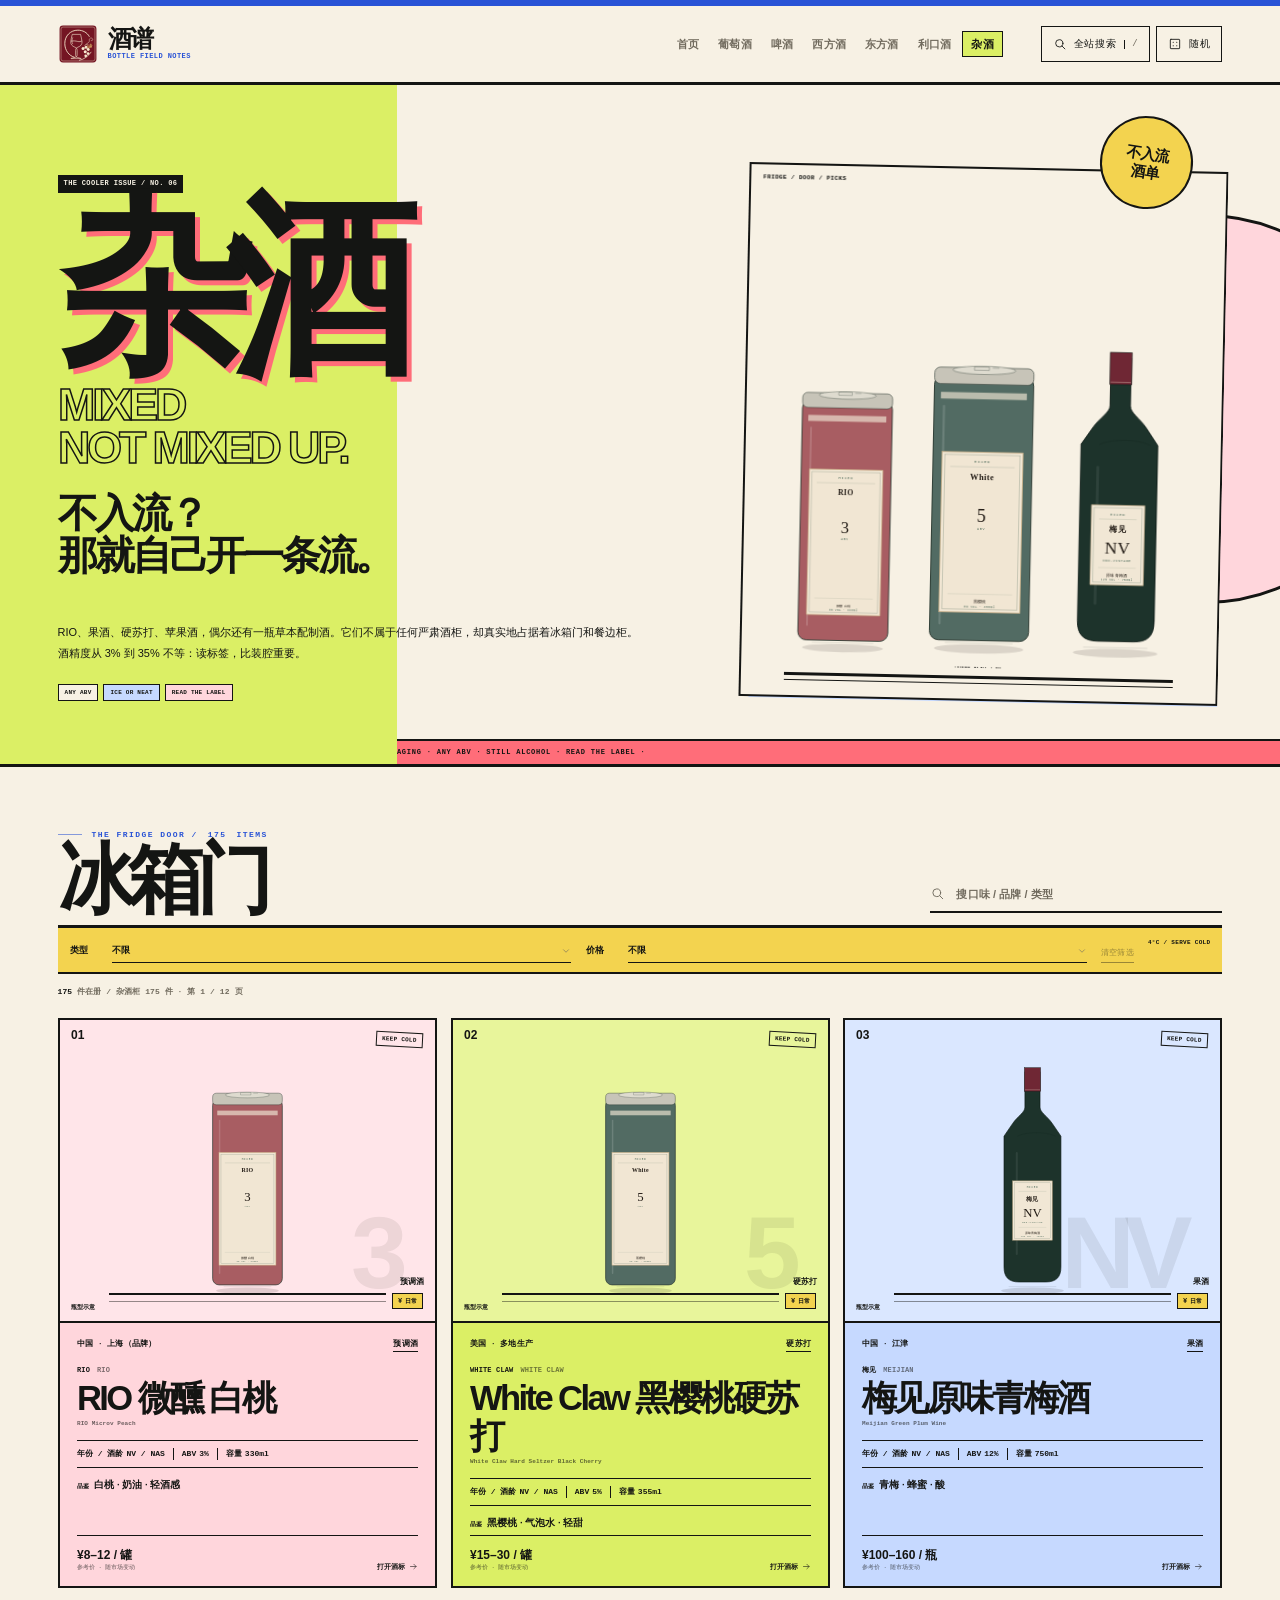
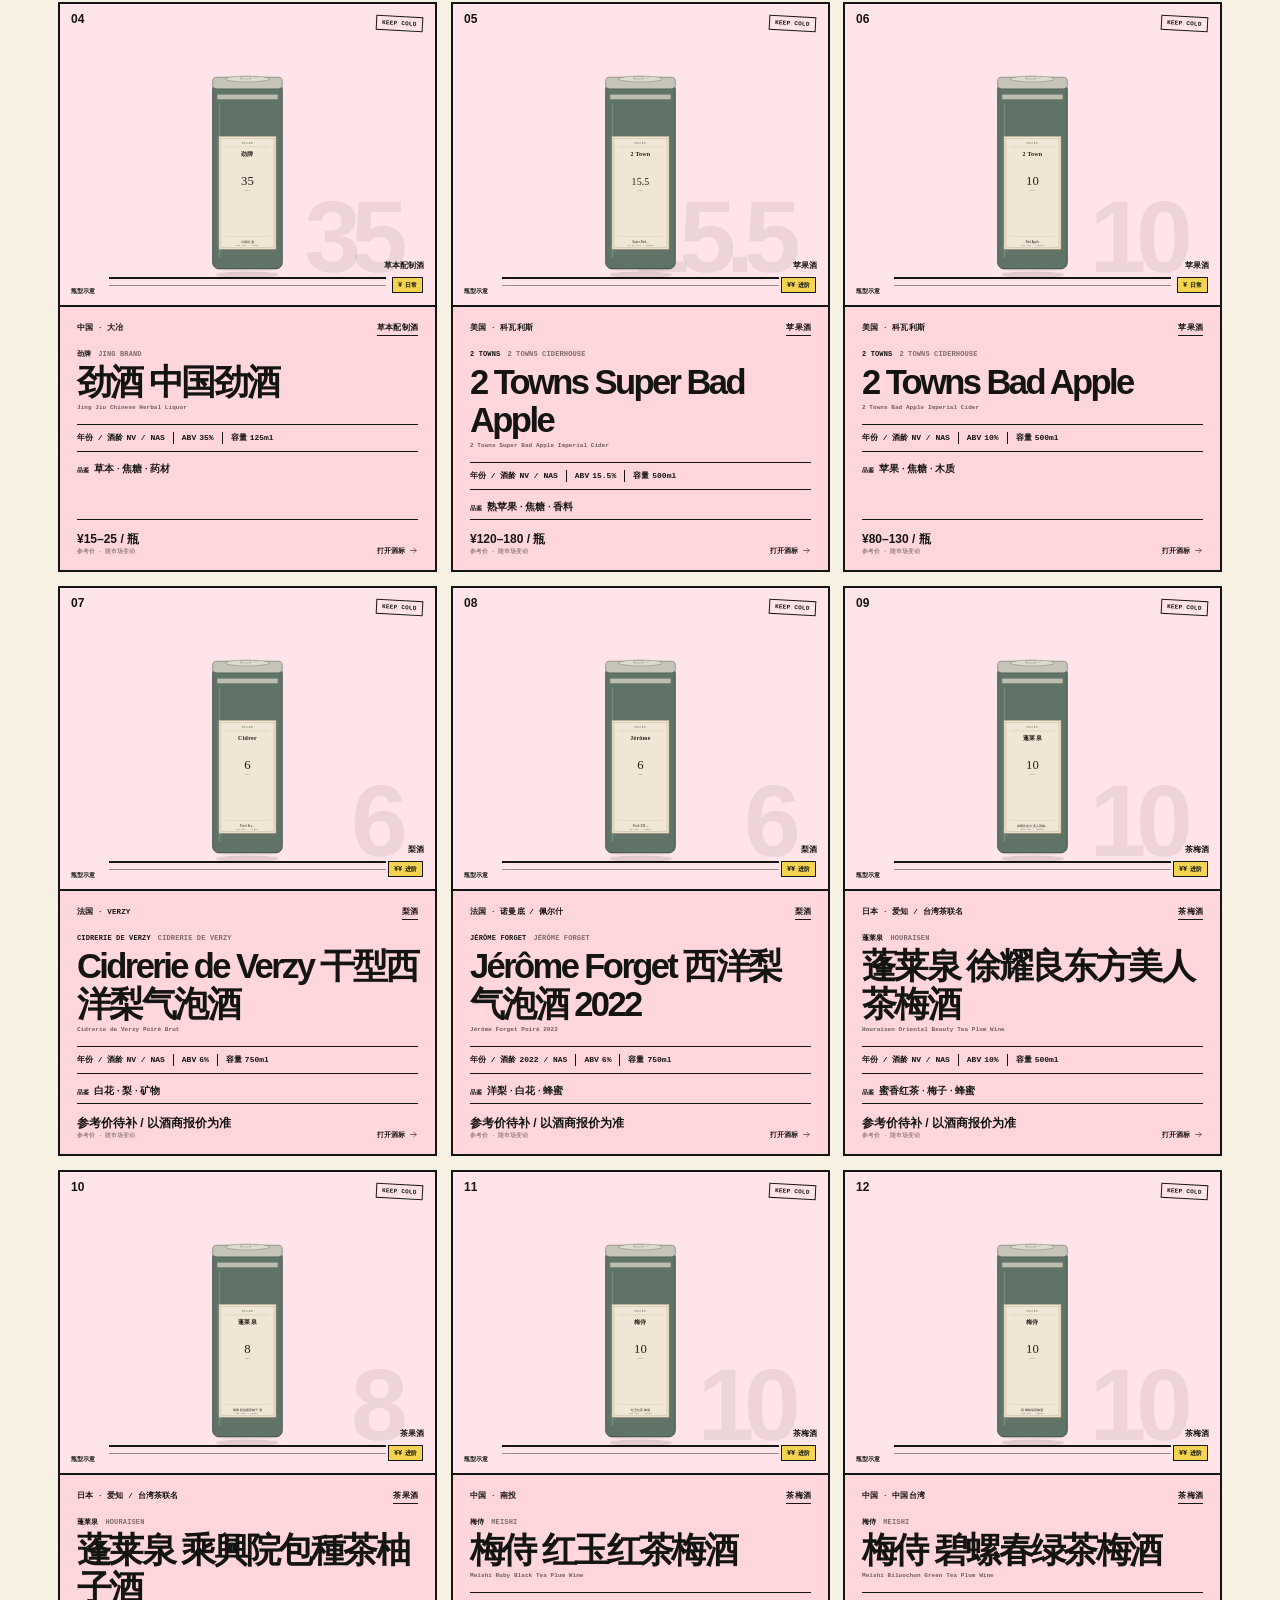
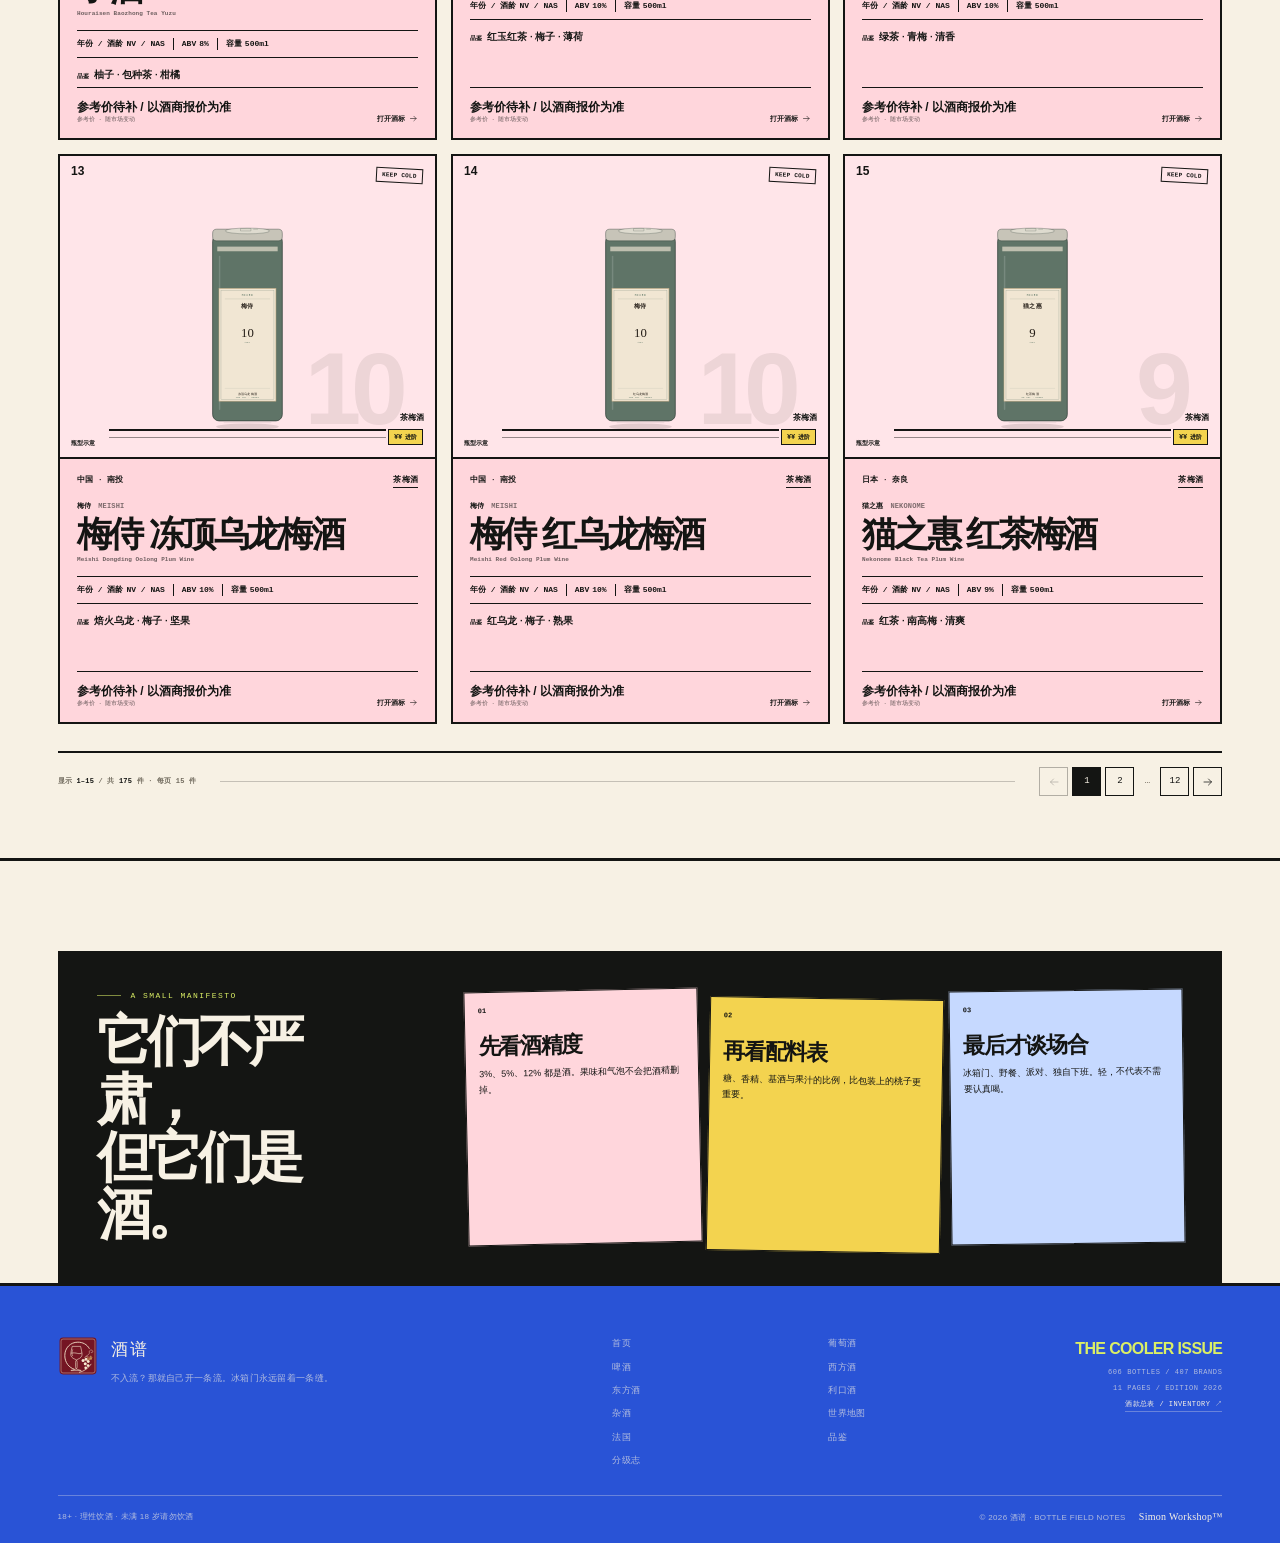
<file: mixed.html>
<!doctype html>
<html lang="zh-CN">
<head>
<meta charset="utf-8">
<meta name="viewport" content="width=device-width, initial-scale=1">
<meta name="color-scheme" content="light">
<meta name="theme-color" content="#f7f1e4">
<title>杂酒 · 酒谱</title>
<meta name="description" content="预调、果酒与硬苏打。">
<link rel="icon" href="favicon.svg" type="image/svg+xml">
<link rel="stylesheet" href="styles.css">
<link rel="stylesheet" href="css/core.css">
<link rel="stylesheet" href="css/mixed.css">
</head>
<body data-page="mixed" class="page-mixed">
<div class="page-veil" aria-hidden="true">
  <div class="page-veil-inner">
    <span class="page-veil-no">06 / MIXED</span>
    <strong>杂酒</strong>
    <em>THE COOLER ISSUE</em>
    <span class="page-veil-line"></span>
    <small>NO RULES · 酒谱</small>
  </div>
</div>
<a class="skip-link" href="#main">跳到主要内容</a><header class="app-head head-mixed">
  <div class="head-shell shell">
    <a class="app-brand" href="index.html" aria-label="酒谱首页">
      <span class="brand-seal" aria-hidden="true">谱</span>
      <span class="brand-type">酒谱<small>BOTTLE FIELD NOTES</small></span>
    </a>
    <div class="head-context"><strong>THE COOLER ISSUE</strong><span>VOL. 06 / <span data-category-total>27</span> ITEMS</span></div>
    <nav class="app-nav" aria-label="酒类导航">
        <a class="app-nav-link" href="index.html"><span>首页</span><small>HOME</small></a>
        <a class="app-nav-link" href="wine.html"><span>葡萄酒</span><small>WINE</small></a>
        <a class="app-nav-link" href="beer.html"><span>啤酒</span><small>BEER</small></a>
        <a class="app-nav-link" href="spirits.html"><span>西方酒</span><small>SPIRITS</small></a>
        <a class="app-nav-link" href="eastern.html"><span>东方酒</span><small>EASTERN</small></a>
        <a class="app-nav-link" href="liqueur.html"><span>利口酒</span><small>LIQUEUR</small></a>
        <a class="app-nav-link" href="mixed.html" aria-current="page"><span>杂酒</span><small>MIXED</small></a>
    </nav>
    <div class="head-tools">
      <button class="tool-search" type="button" data-open-search aria-label="搜索全站，快捷键斜杠"><svg class="icon" viewBox="0 0 24 24" aria-hidden="true" focusable="false"><circle cx="10.8" cy="10.8" r="6.2"></circle><path d="m15.4 15.4 5 5"></path></svg><span>全站搜索</span><kbd>/</kbd></button>
      <button class="tool-random" type="button" data-random aria-label="随机一瓶"><svg class="icon" viewBox="0 0 24 24" aria-hidden="true" focusable="false"><rect x="4" y="4" width="16" height="16" rx="1"></rect><circle cx="9" cy="9" r="1" fill="currentColor" stroke="none"></circle><circle cx="15" cy="9" r="1" fill="currentColor" stroke="none"></circle><circle cx="9" cy="15" r="1" fill="currentColor" stroke="none"></circle><circle cx="15" cy="15" r="1" fill="currentColor" stroke="none"></circle></svg><span>随机</span></button>
    </div>
  </div>
</header>
<main id="main" class="mixed-page">
  <section class="mixed-hero">
    <div class="mixed-sticker mixed-sticker-a" aria-hidden="true">不入流<br>酒单</div>
    <div class="mixed-hero-inner shell">
      <div class="mixed-title-zone">
        <span class="mixed-overline">THE COOLER ISSUE / NO. 06</span>
        <h1><span>杂酒</span><small>MIXED<br>NOT MIXED UP.</small></h1>
        <p class="mixed-statement">不入流？<br>那就自己开一条流。</p>
      </div>
      <div class="mixed-copy-zone"><p>RIO、果酒、硬苏打、苹果酒，偶尔还有一瓶草本配制酒。它们不属于任何严肃酒柜，却真实地占据着冰箱门和餐边柜。酒精度从 3% 到 35% 不等：读标签，比装腔重要。</p><div class="mixed-badges"><span>ANY ABV</span><span>ICE OR NEAT</span><span>READ THE LABEL</span></div></div>
      <div class="mixed-art" aria-label="三件代表杂酒，瓶型示意">
        <figure class="page-bottle mixed-figure mixed-figure-1">
  <span class="page-bottle-art" data-bottle-art="rio-microv-peach"></span>
  <figcaption>RIO / 3%</figcaption>
</figure>
        <figure class="page-bottle mixed-figure mixed-figure-2">
  <span class="page-bottle-art" data-bottle-art="white-claw-black-cherry"></span>
  <figcaption>WHITE CLAW / 5%</figcaption>
</figure>
        <figure class="page-bottle mixed-figure mixed-figure-3">
  <span class="page-bottle-art" data-bottle-art="meijian-green-plum"></span>
  <figcaption>MEIJIAN / 12%</figcaption>
</figure>
      </div>
    </div>
    <div class="mixed-ticker" aria-hidden="true"><span>PRETTY PACKAGING · ANY ABV · STILL ALCOHOL · READ THE LABEL ·</span><span>PRETTY PACKAGING · ANY ABV · STILL ALCOHOL · READ THE LABEL ·</span></div>
  </section>

  <section class="mixed-catalog" id="catalog" aria-labelledby="mixedCatalogHeading">
    <span id="catalogTop"></span>
    <div class="mixed-catalog-inner shell">
      <header class="mixed-catalog-head"><div><p class="kicker">THE FRIDGE DOOR / <span data-category-total>27</span> ITEMS</p><h2 id="mixedCatalogHeading">冰箱门</h2></div><div class="local-filter mixed-local" id="localSearchWrap">
  <svg class="icon" viewBox="0 0 24 24" aria-hidden="true" focusable="false"><circle cx="10.8" cy="10.8" r="6.2"></circle><path d="m15.4 15.4 5 5"></path></svg>
  <label class="sr-only" for="localPageSearch">在本页搜索酒款、品牌或产区</label>
  <input id="localPageSearch" type="search" autocomplete="off" spellcheck="false" placeholder="搜口味 / 品牌 / 类型">
  <button class="local-clear" id="localSearchClear" type="button" aria-label="清空本页搜索"><svg class="icon" viewBox="0 0 24 24" aria-hidden="true" focusable="false"><path d="M5 5l14 14M19 5 5 19"></path></svg></button>
</div></header>
      <div class="mixed-filter-console"><div class="mixed-filter-controls" id="filterControls"></div><button class="filter-reset mixed-reset" id="filterReset" type="button" disabled>清空筛选</button><span class="mixed-fridge-temp">4°C / SERVE COLD</span></div>
      <div class="mixed-result-row"><p class="result-line" id="resultCount" aria-live="polite">正在关冰箱门…</p><div class="active-chips" id="activeFilterChips"></div></div>
      <div class="mixed-grid" id="bottleGrid"></div>
      <nav class="pager mixed-pager" id="pagination" aria-label="杂酒分页"></nav>
    </div>
  </section>

  <section class="mixed-manifesto shell">
    <div class="mixed-manifesto-title"><p class="kicker">A SMALL MANIFESTO</p><h2>它们不严肃，<br>但它们是酒。</h2></div>
    <div class="mixed-manifesto-grid"><div class="m-pink"><span>01</span><strong>先看酒精度</strong><p>3%、5%、12% 都是酒。果味和气泡不会把酒精删掉。</p></div><div class="m-yellow"><span>02</span><strong>再看配料表</strong><p>糖、香精、基酒与果汁的比例，比包装上的桃子更重要。</p></div><div class="m-blue"><span>03</span><strong>最后才谈场合</strong><p>冰箱门、野餐、派对、独自下班。轻，不代表不需要认真喝。</p></div></div>
  </section>
</main>
<footer class="app-foot">
  <div class="foot-shell shell">
    <div class="foot-brand">
      <span class="foot-seal" aria-hidden="true">谱</span>
      <div><strong>酒谱</strong><p>不入流？那就自己开一条流。冰箱门永远留着一条缝。</p></div>
    </div>
    <nav class="foot-nav" aria-label="页脚导航">
      <a href="index.html">首页</a><a href="wine.html">葡萄酒</a><a href="beer.html">啤酒</a><a href="spirits.html">西方酒</a><a href="eastern.html">东方酒</a><a href="liqueur.html">利口酒</a><a href="mixed.html">杂酒</a><a href="map.html">世界地图</a><a href="france.html">法国</a><a href="tasting.html">品鉴</a><a href="classification.html">分级志</a>
    </nav>
    <div class="foot-data">
      <strong>THE COOLER ISSUE</strong>
      <span><span data-total-bottles>606</span> BOTTLES / <span data-total-brands>407</span> BRANDS</span>
      <span>11 PAGES / EDITION 2026</span>
      <a class="foot-inventory" href="inventory.svg" target="_blank" rel="noopener">酒款总表 / INVENTORY ↗</a>
    </div>
  </div>
  <div class="foot-legal shell">
    <span class="foot-warning">18+ · 理性饮酒 · 未满 18 岁请勿饮酒</span>
    <div class="foot-copy"><span>© <span data-current-year>2026</span> 酒谱 · BOTTLE FIELD NOTES</span><span class="foot-simon">Simon Workshop™</span></div>
  </div>
</footer>
<script src="data/bottles.js"></script>
<script src="app.js"></script>
</body>
</html>
</file>
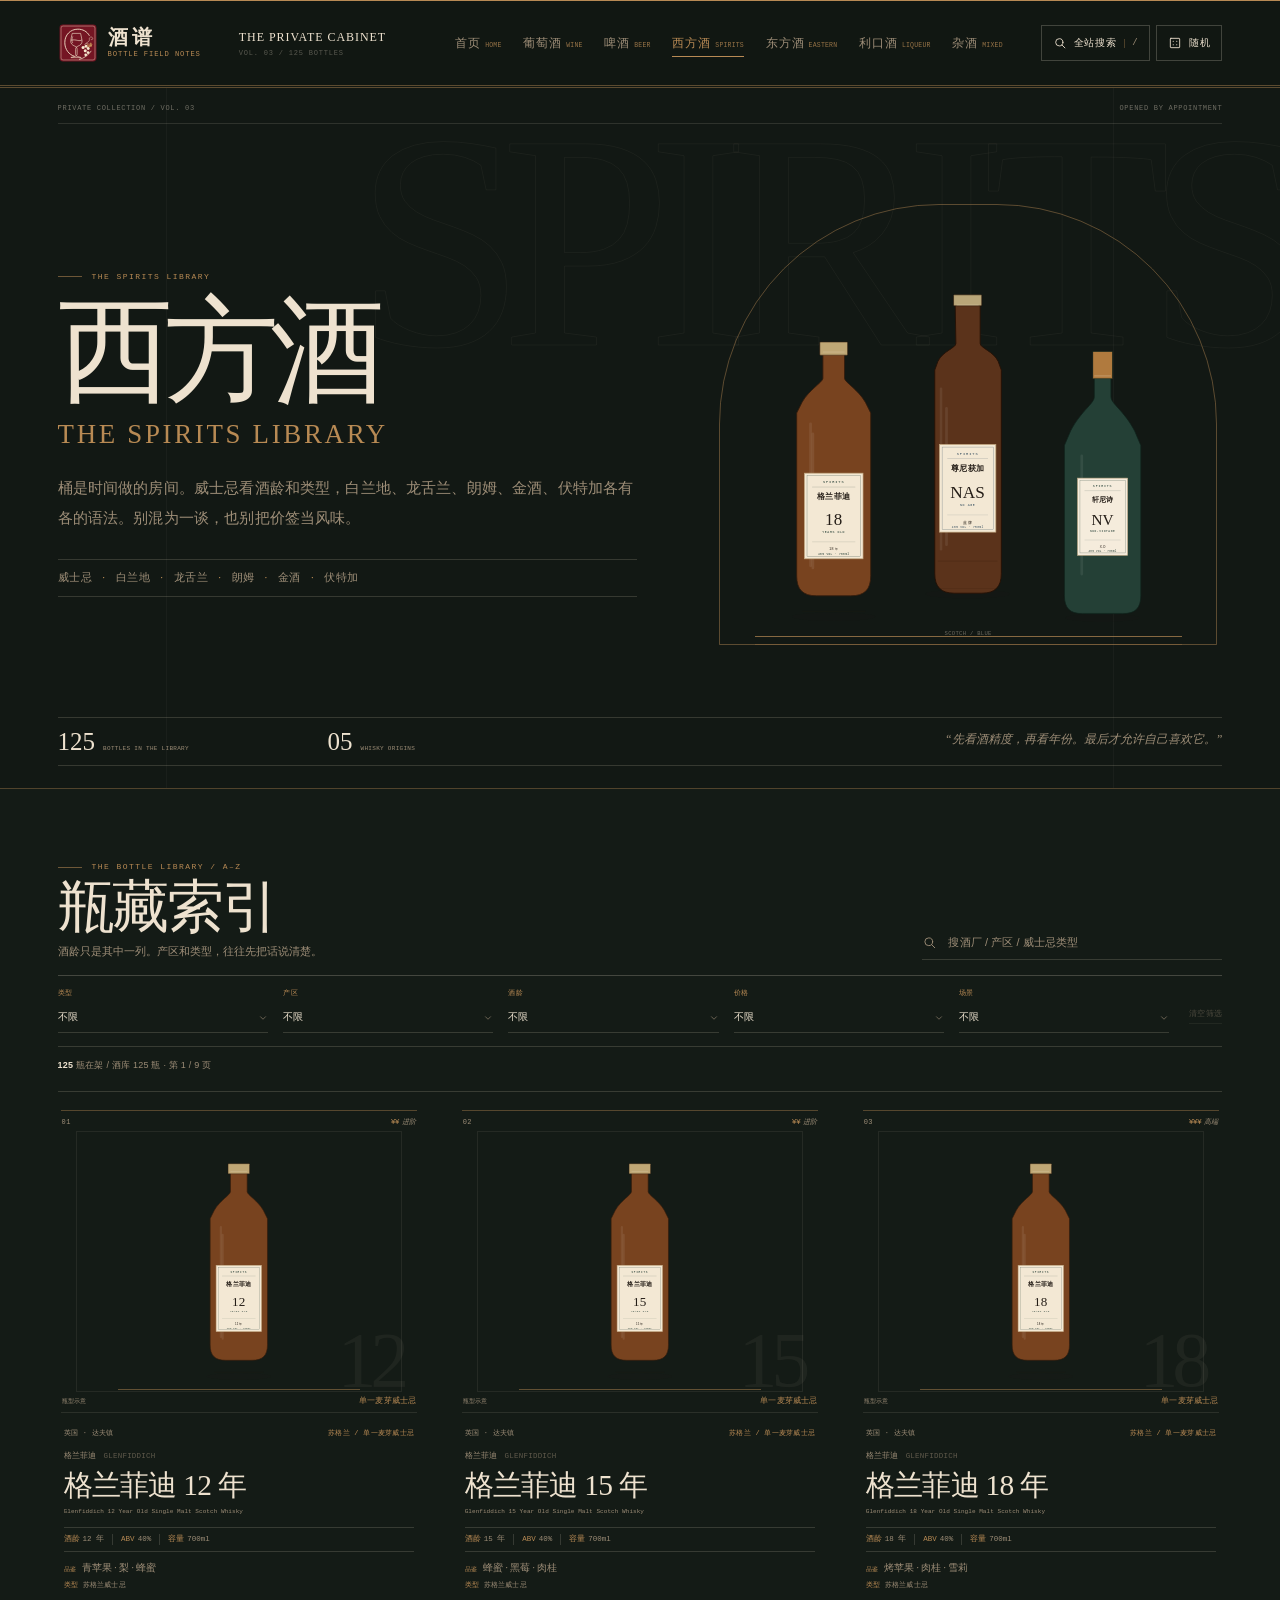
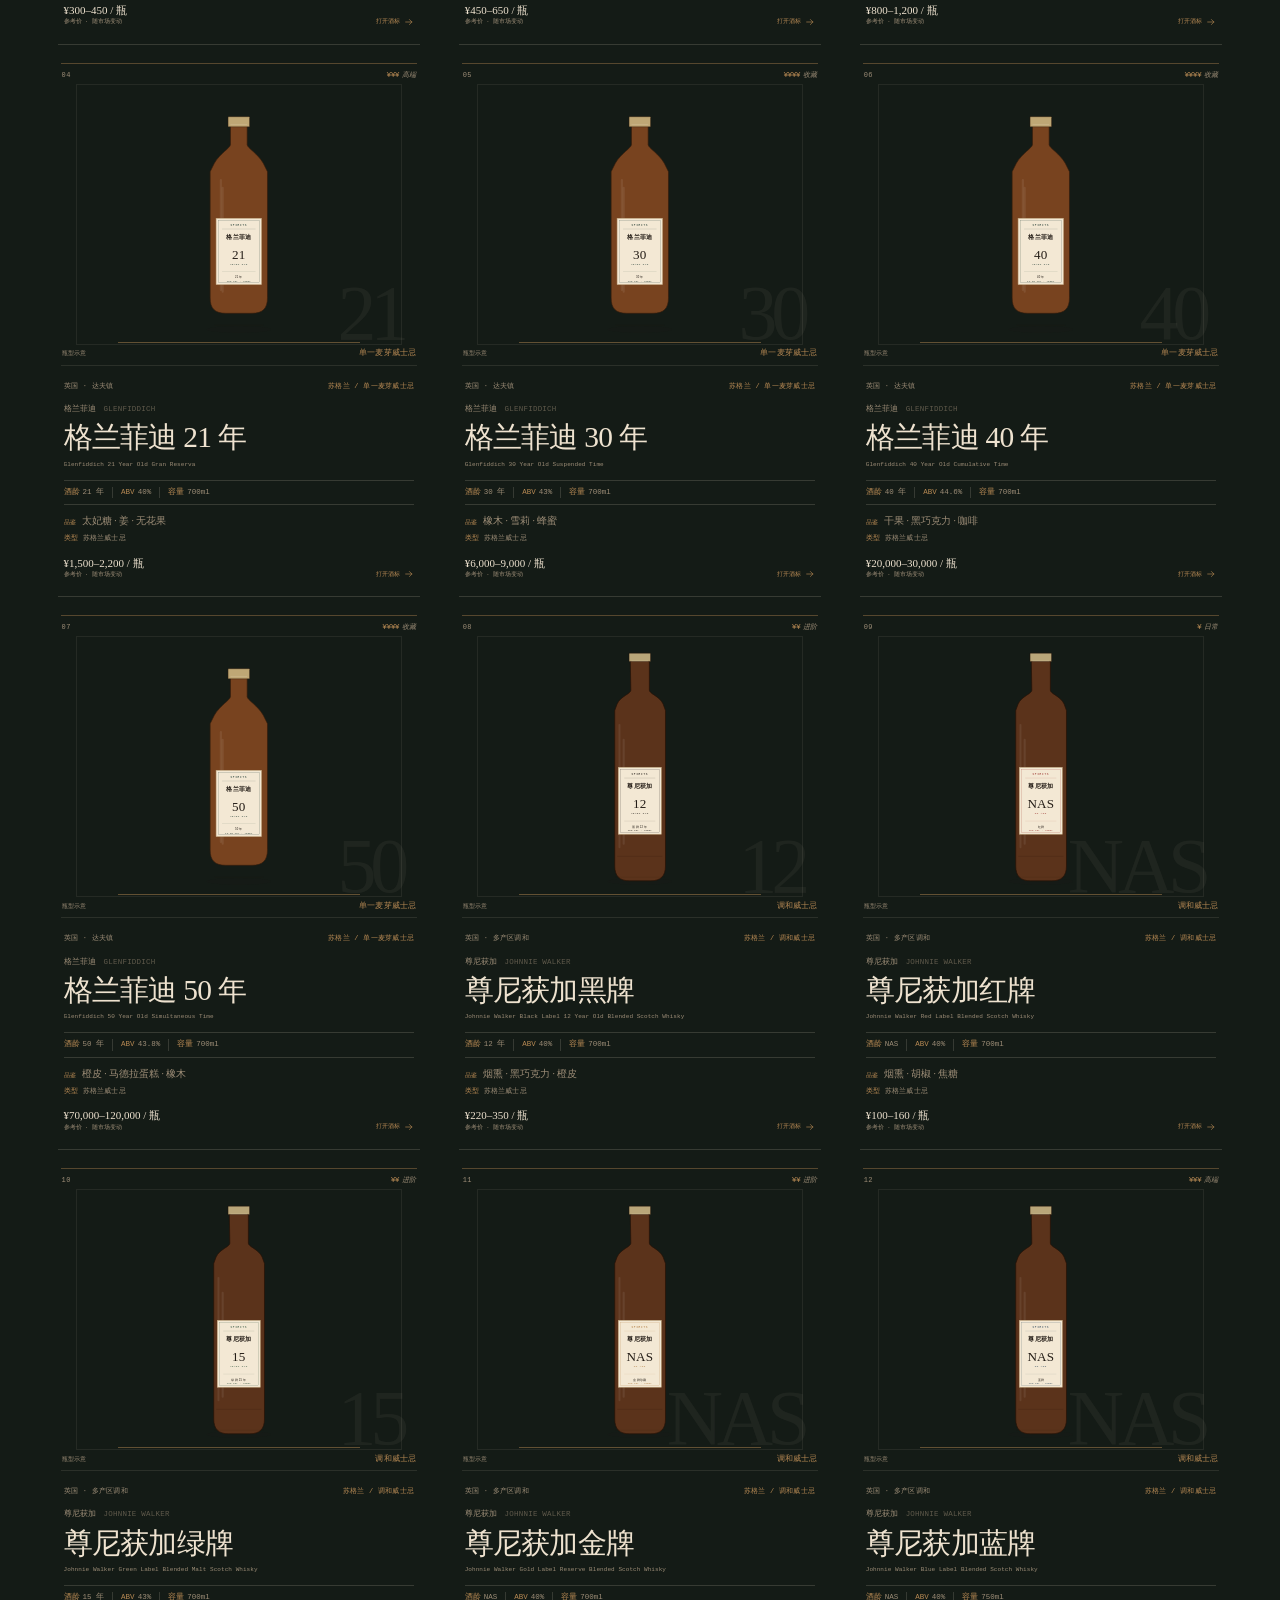
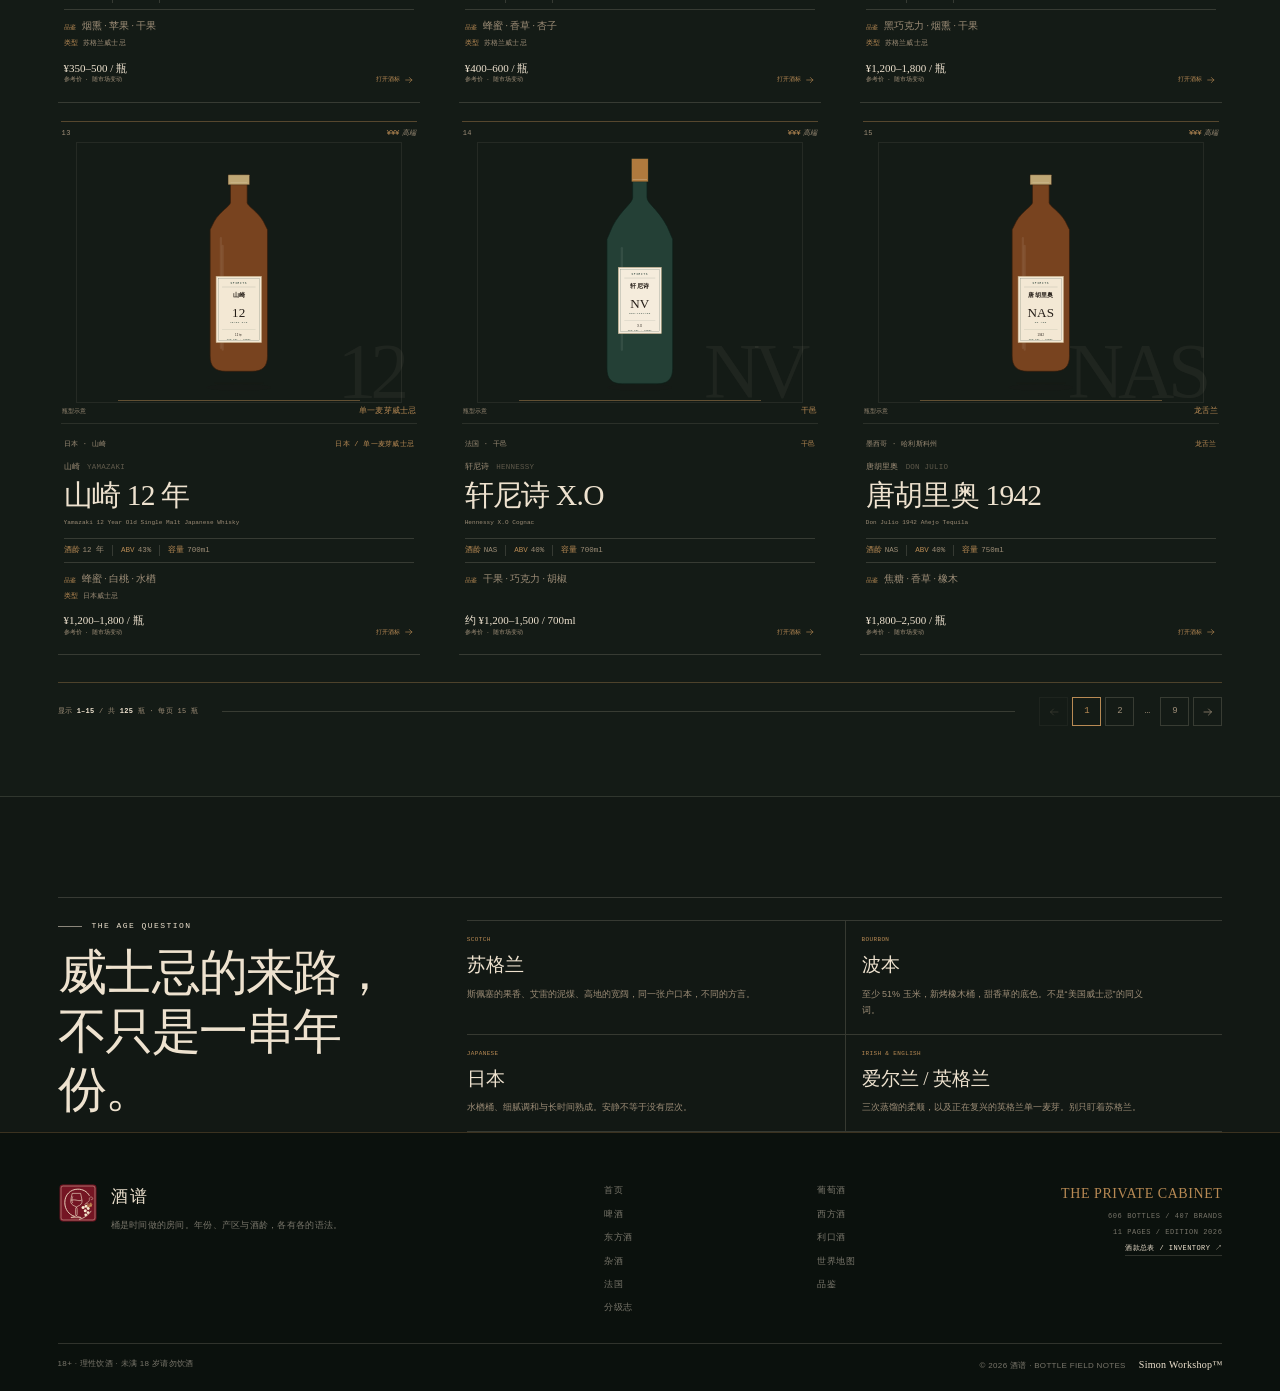
<file: spirits.html>
<!doctype html>
<html lang="zh-CN">
<head>
<meta charset="utf-8">
<meta name="viewport" content="width=device-width, initial-scale=1">
<meta name="color-scheme" content="light">
<meta name="theme-color" content="#121814">
<title>西方酒 · 酒谱</title>
<meta name="description" content="威士忌、白兰地、苦艾酒、龙舌兰、朗姆、金酒与伏特加。">
<link rel="icon" href="favicon.svg" type="image/svg+xml">
<link rel="stylesheet" href="styles.css">
<link rel="stylesheet" href="css/core.css">
<link rel="stylesheet" href="css/spirits.css">
</head>
<body data-page="spirits" class="page-spirits">
<div class="page-veil" aria-hidden="true">
  <div class="page-veil-inner">
    <span class="page-veil-no">03 / SPIRITS</span>
    <strong>西方酒</strong>
    <em>THE PRIVATE CABINET</em>
    <span class="page-veil-line"></span>
    <small>BY APPOINTMENT · 酒谱</small>
  </div>
</div>
<a class="skip-link" href="#main">跳到主要内容</a><header class="app-head head-spirits">
  <div class="head-shell shell">
    <a class="app-brand" href="index.html" aria-label="酒谱首页">
      <span class="brand-seal" aria-hidden="true">谱</span>
      <span class="brand-type">酒谱<small>BOTTLE FIELD NOTES</small></span>
    </a>
    <div class="head-context"><strong>THE PRIVATE CABINET</strong><span>VOL. 03 / <span data-category-total>125</span> BOTTLES</span></div>
    <nav class="app-nav" aria-label="酒类导航">
        <a class="app-nav-link" href="index.html"><span>首页</span><small>HOME</small></a>
        <a class="app-nav-link" href="wine.html"><span>葡萄酒</span><small>WINE</small></a>
        <a class="app-nav-link" href="beer.html"><span>啤酒</span><small>BEER</small></a>
        <a class="app-nav-link" href="spirits.html" aria-current="page"><span>西方酒</span><small>SPIRITS</small></a>
        <a class="app-nav-link" href="eastern.html"><span>东方酒</span><small>EASTERN</small></a>
        <a class="app-nav-link" href="liqueur.html"><span>利口酒</span><small>LIQUEUR</small></a>
        <a class="app-nav-link" href="mixed.html"><span>杂酒</span><small>MIXED</small></a>
    </nav>
    <div class="head-tools">
      <button class="tool-search" type="button" data-open-search aria-label="搜索全站，快捷键斜杠"><svg class="icon" viewBox="0 0 24 24" aria-hidden="true" focusable="false"><circle cx="10.8" cy="10.8" r="6.2"></circle><path d="m15.4 15.4 5 5"></path></svg><span>全站搜索</span><kbd>/</kbd></button>
      <button class="tool-random" type="button" data-random aria-label="随机一瓶"><svg class="icon" viewBox="0 0 24 24" aria-hidden="true" focusable="false"><rect x="4" y="4" width="16" height="16" rx="1"></rect><circle cx="9" cy="9" r="1" fill="currentColor" stroke="none"></circle><circle cx="15" cy="9" r="1" fill="currentColor" stroke="none"></circle><circle cx="9" cy="15" r="1" fill="currentColor" stroke="none"></circle><circle cx="15" cy="15" r="1" fill="currentColor" stroke="none"></circle></svg><span>随机</span></button>
    </div>
  </div>
</header>
<main id="main" class="spirits-page">
  <section class="spirits-hero">
    <div class="spirits-hero-inner shell">
      <div class="spirits-hero-top"><span>PRIVATE COLLECTION / VOL. 03</span><span>OPENED BY APPOINTMENT</span></div>
      <div class="spirits-hero-main">
        <div class="spirits-copy">
          <p class="kicker">THE SPIRITS LIBRARY</p>
          <h1><span>西方酒</span><small>THE SPIRITS LIBRARY</small></h1>
          <p class="spirits-lede">桶是时间做的房间。威士忌看酒龄和类型，白兰地、龙舌兰、朗姆、金酒、伏特加各有各的语法。别混为一谈，也别把价签当风味。</p>
          <div class="spirits-types"><span>威士忌</span><span>白兰地</span><span>龙舌兰</span><span>朗姆</span><span>金酒</span><span>伏特加</span></div>
        </div>
        <div class="spirits-art" aria-label="三瓶代表西方烈酒，瓶型示意">
          <figure class="page-bottle spirits-figure spirits-figure-1">
  <span class="page-bottle-art" data-bottle-art="glenfiddich-18"></span>
  <figcaption>SPEYSIDE / 18 YEARS</figcaption>
</figure>
          <figure class="page-bottle spirits-figure spirits-figure-2">
  <span class="page-bottle-art" data-bottle-art="johnnie-walker-blue"></span>
  <figcaption>SCOTCH / BLUE</figcaption>
</figure>
          <figure class="page-bottle spirits-figure spirits-figure-3">
  <span class="page-bottle-art" data-bottle-art="hennessy-xo"></span>
  <figcaption>COGNAC / X.O</figcaption>
</figure>
        </div>
      </div>
      <div class="spirits-hero-foot"><div class="spirits-stat"><strong data-category-total>—</strong><span>BOTTLES IN THE LIBRARY</span></div><div class="spirits-stat"><strong>05</strong><span>WHISKY ORIGINS</span></div><p class="spirits-quote">“先看酒精度，再看年份。最后才允许自己喜欢它。”</p></div>
    </div>
  </section>

  <section class="spirits-catalog" id="catalog" aria-labelledby="spiritsCatalogHeading">
    <span id="catalogTop"></span>
    <div class="spirits-catalog-inner shell">
      <header class="spirits-catalog-head">
        <div><p class="kicker">THE BOTTLE LIBRARY / A–Z</p><h2 id="spiritsCatalogHeading">瓶藏索引</h2><p>酒龄只是其中一列。产区和类型，往往先把话说清楚。</p></div>
        <div class="local-filter spirits-local" id="localSearchWrap">
  <svg class="icon" viewBox="0 0 24 24" aria-hidden="true" focusable="false"><circle cx="10.8" cy="10.8" r="6.2"></circle><path d="m15.4 15.4 5 5"></path></svg>
  <label class="sr-only" for="localPageSearch">在本页搜索酒款、品牌或产区</label>
  <input id="localPageSearch" type="search" autocomplete="off" spellcheck="false" placeholder="搜酒厂 / 产区 / 威士忌类型">
  <button class="local-clear" id="localSearchClear" type="button" aria-label="清空本页搜索"><svg class="icon" viewBox="0 0 24 24" aria-hidden="true" focusable="false"><path d="M5 5l14 14M19 5 5 19"></path></svg></button>
</div>
      </header>
      <div class="spirits-filter-row"><div class="spirits-filter-controls" id="filterControls"></div><button class="filter-reset spirits-reset" id="filterReset" type="button" disabled>清空筛选</button></div>
      <div class="spirits-result-row"><p class="result-line" id="resultCount" aria-live="polite">正在打开酒柜…</p><div class="active-chips" id="activeFilterChips"></div></div>
      <div class="spirits-grid" id="bottleGrid"></div>
      <nav class="pager spirits-pager" id="pagination" aria-label="西方酒分页"></nav>
    </div>
  </section>

  <section class="spirits-taxonomy shell">
    <div class="taxonomy-head"><p class="kicker">THE AGE QUESTION</p><h2>威士忌的来路，<br>不只是一串年份。</h2></div>
    <div class="taxonomy-list"><div><span>SCOTCH</span><strong>苏格兰</strong><p>斯佩塞的果香、艾雷的泥煤、高地的宽阔，同一张户口本，不同的方言。</p></div><div><span>BOURBON</span><strong>波本</strong><p>至少 51% 玉米，新烤橡木桶，甜香草的底色。不是“美国威士忌”的同义词。</p></div><div><span>JAPANESE</span><strong>日本</strong><p>水楢桶、细腻调和与长时间熟成。安静不等于没有层次。</p></div><div><span>IRISH &amp; ENGLISH</span><strong>爱尔兰 / 英格兰</strong><p>三次蒸馏的柔顺，以及正在复兴的英格兰单一麦芽。别只盯着苏格兰。</p></div></div>
  </section>
</main>
<footer class="app-foot">
  <div class="foot-shell shell">
    <div class="foot-brand">
      <span class="foot-seal" aria-hidden="true">谱</span>
      <div><strong>酒谱</strong><p>桶是时间做的房间。年份、产区与酒龄，各有各的语法。</p></div>
    </div>
    <nav class="foot-nav" aria-label="页脚导航">
      <a href="index.html">首页</a><a href="wine.html">葡萄酒</a><a href="beer.html">啤酒</a><a href="spirits.html">西方酒</a><a href="eastern.html">东方酒</a><a href="liqueur.html">利口酒</a><a href="mixed.html">杂酒</a><a href="map.html">世界地图</a><a href="france.html">法国</a><a href="tasting.html">品鉴</a><a href="classification.html">分级志</a>
    </nav>
    <div class="foot-data">
      <strong>THE PRIVATE CABINET</strong>
      <span><span data-total-bottles>606</span> BOTTLES / <span data-total-brands>407</span> BRANDS</span>
      <span>11 PAGES / EDITION 2026</span>
      <a class="foot-inventory" href="inventory.svg" target="_blank" rel="noopener">酒款总表 / INVENTORY ↗</a>
    </div>
  </div>
  <div class="foot-legal shell">
    <span class="foot-warning">18+ · 理性饮酒 · 未满 18 岁请勿饮酒</span>
    <div class="foot-copy"><span>© <span data-current-year>2026</span> 酒谱 · BOTTLE FIELD NOTES</span><span class="foot-simon">Simon Workshop™</span></div>
  </div>
</footer>
<script src="data/bottles.js"></script>
<script src="app.js"></script>
</body>
</html>
</file>
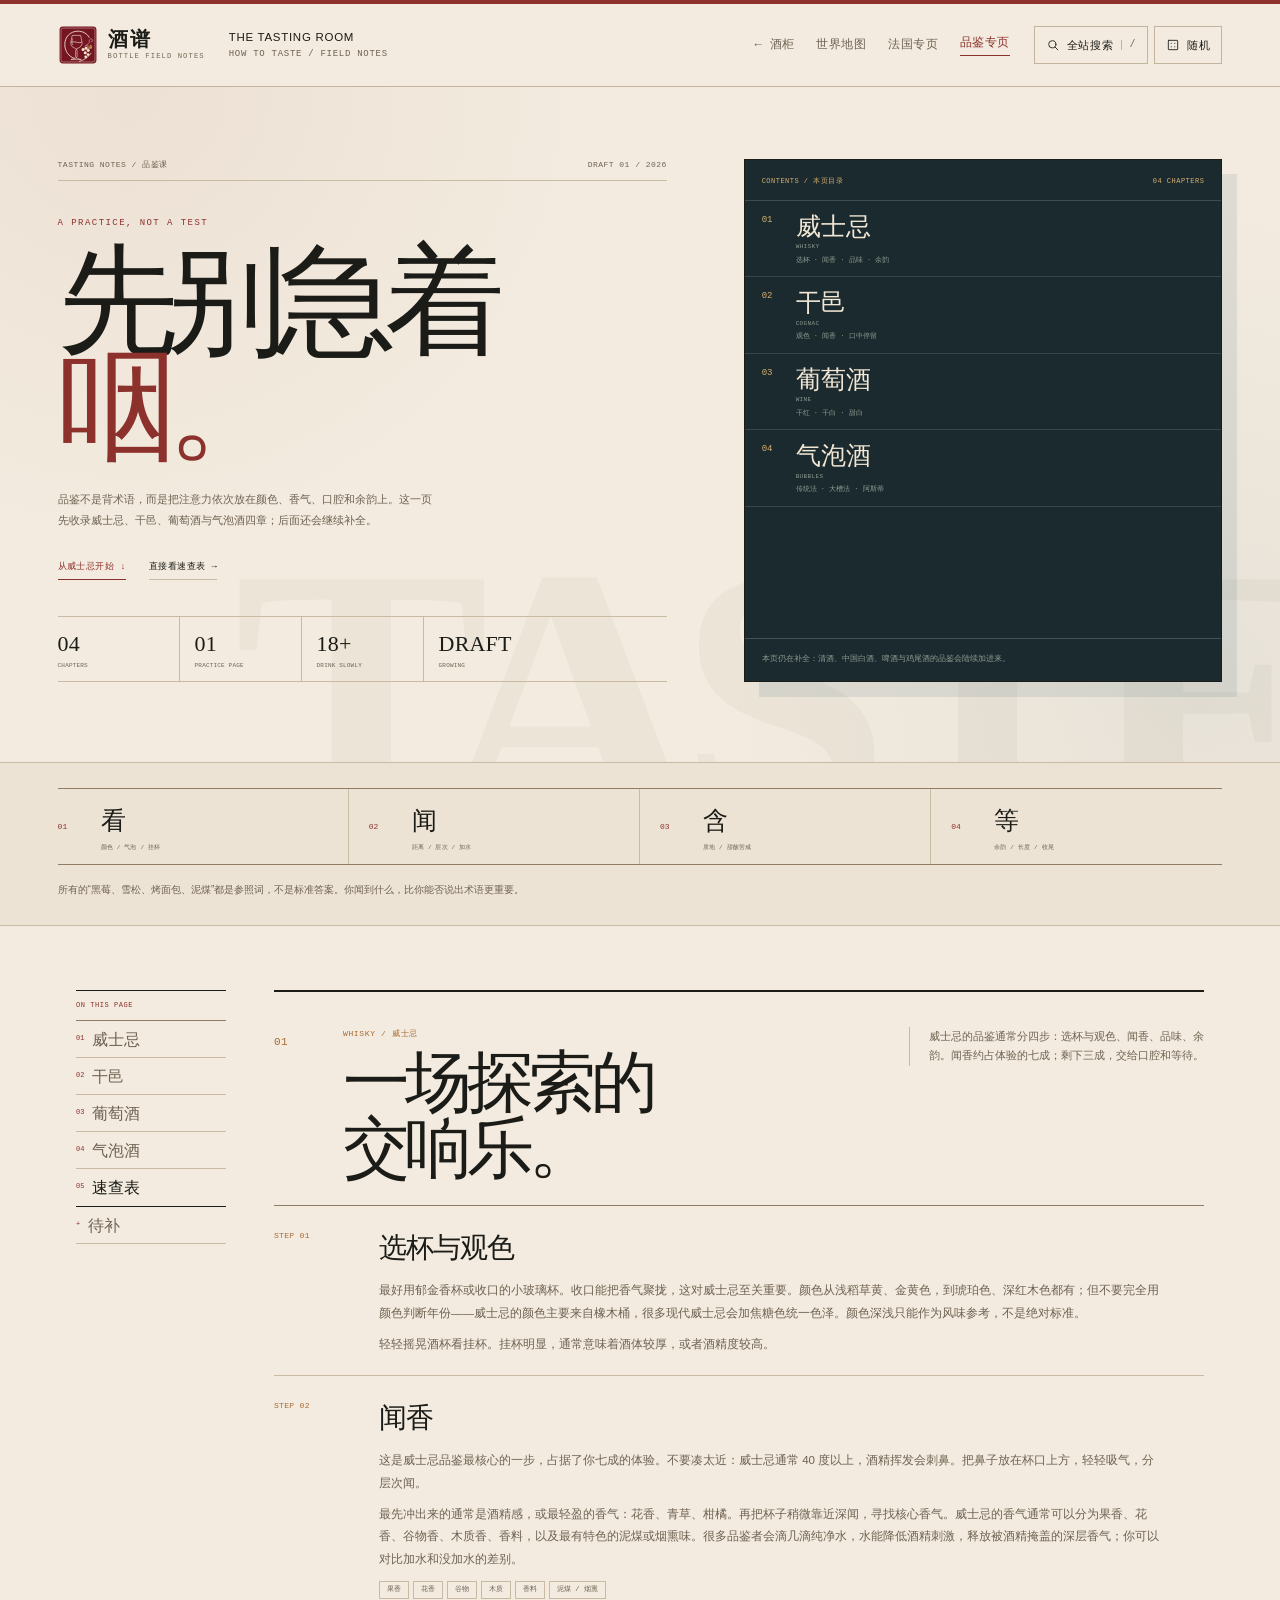
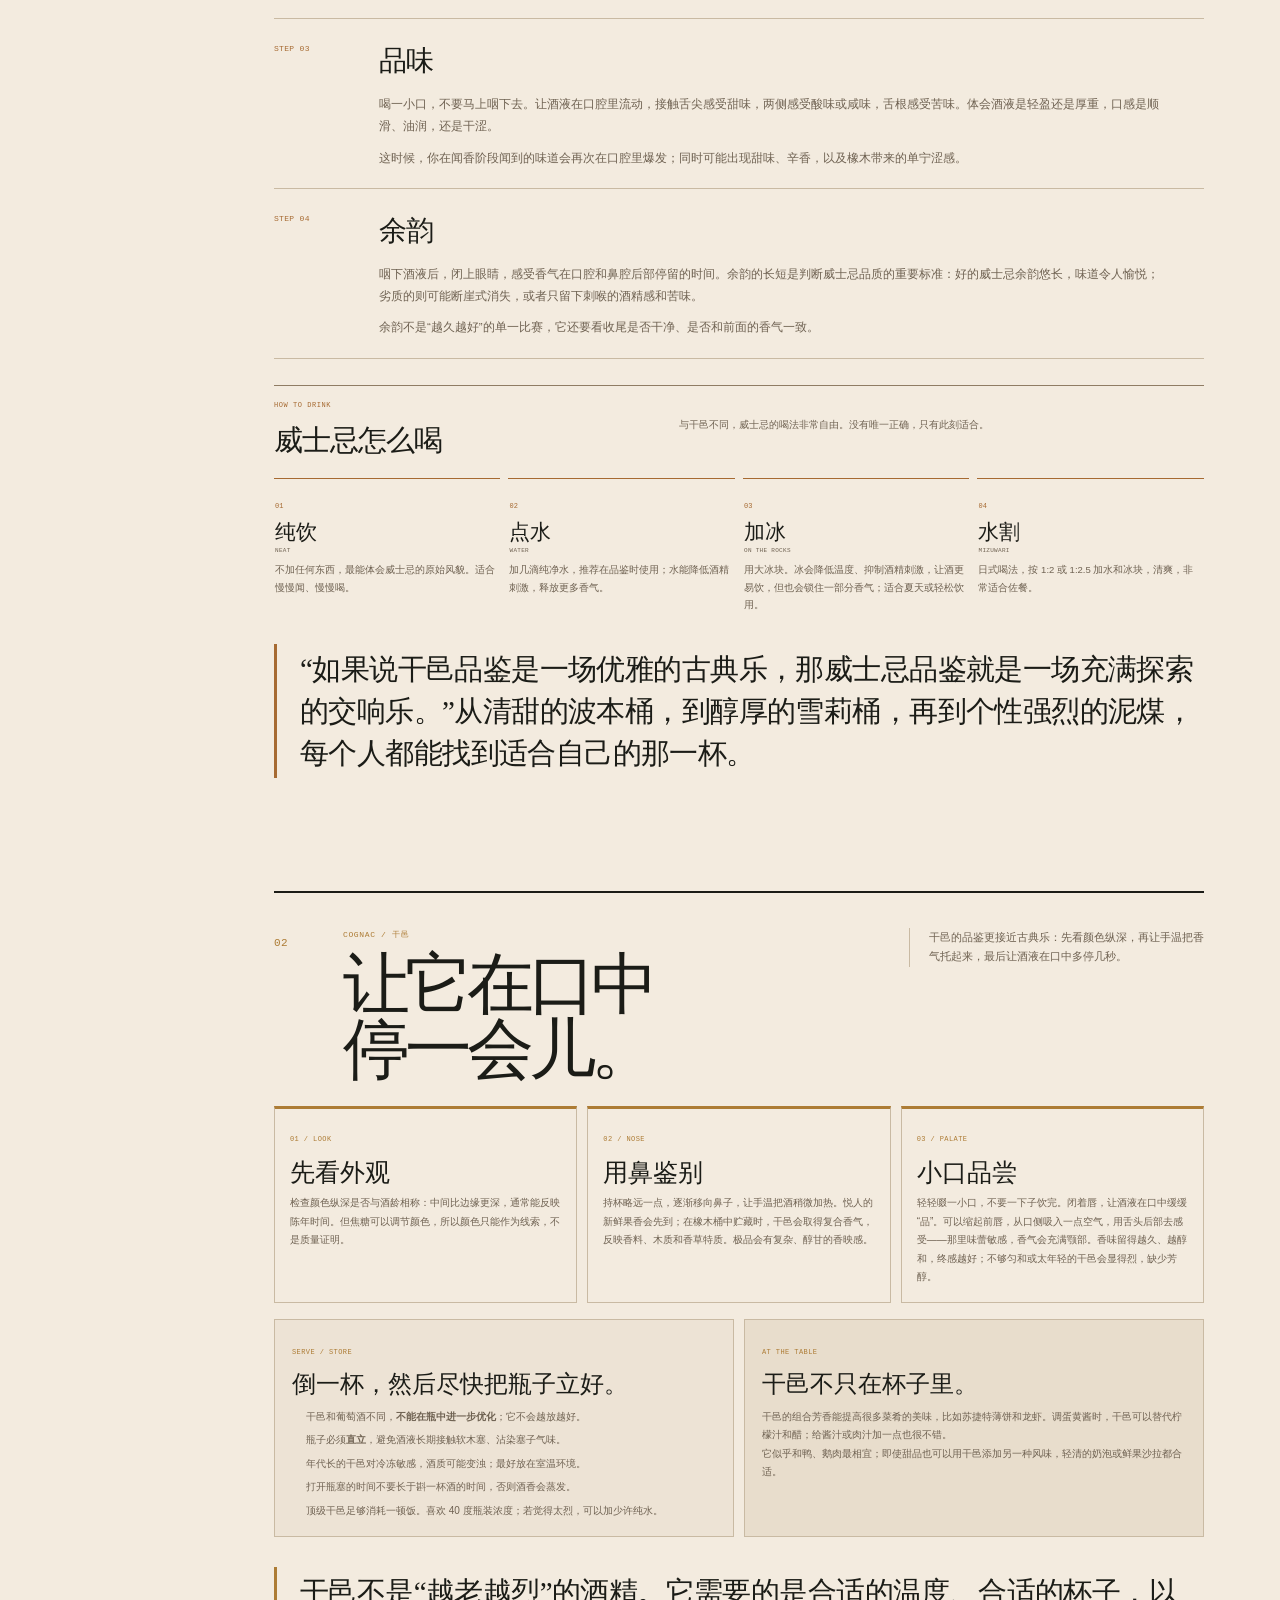
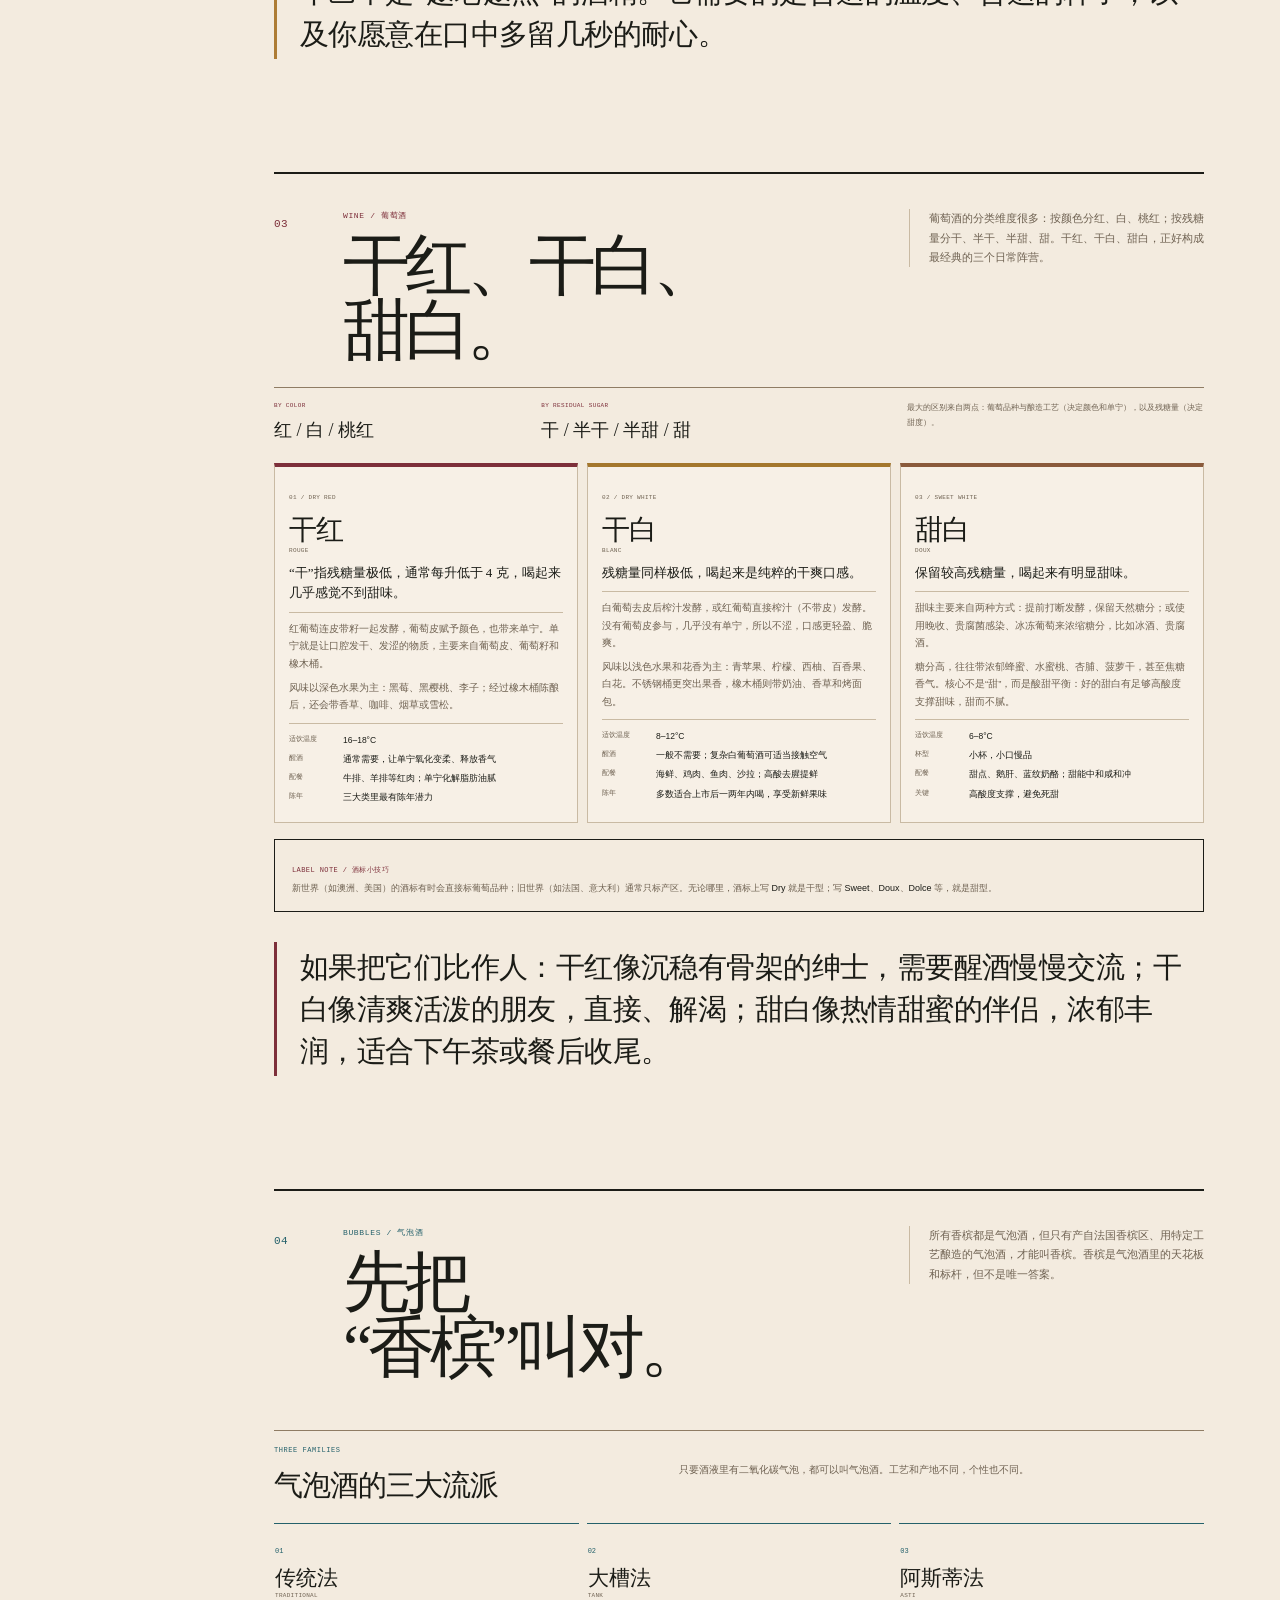
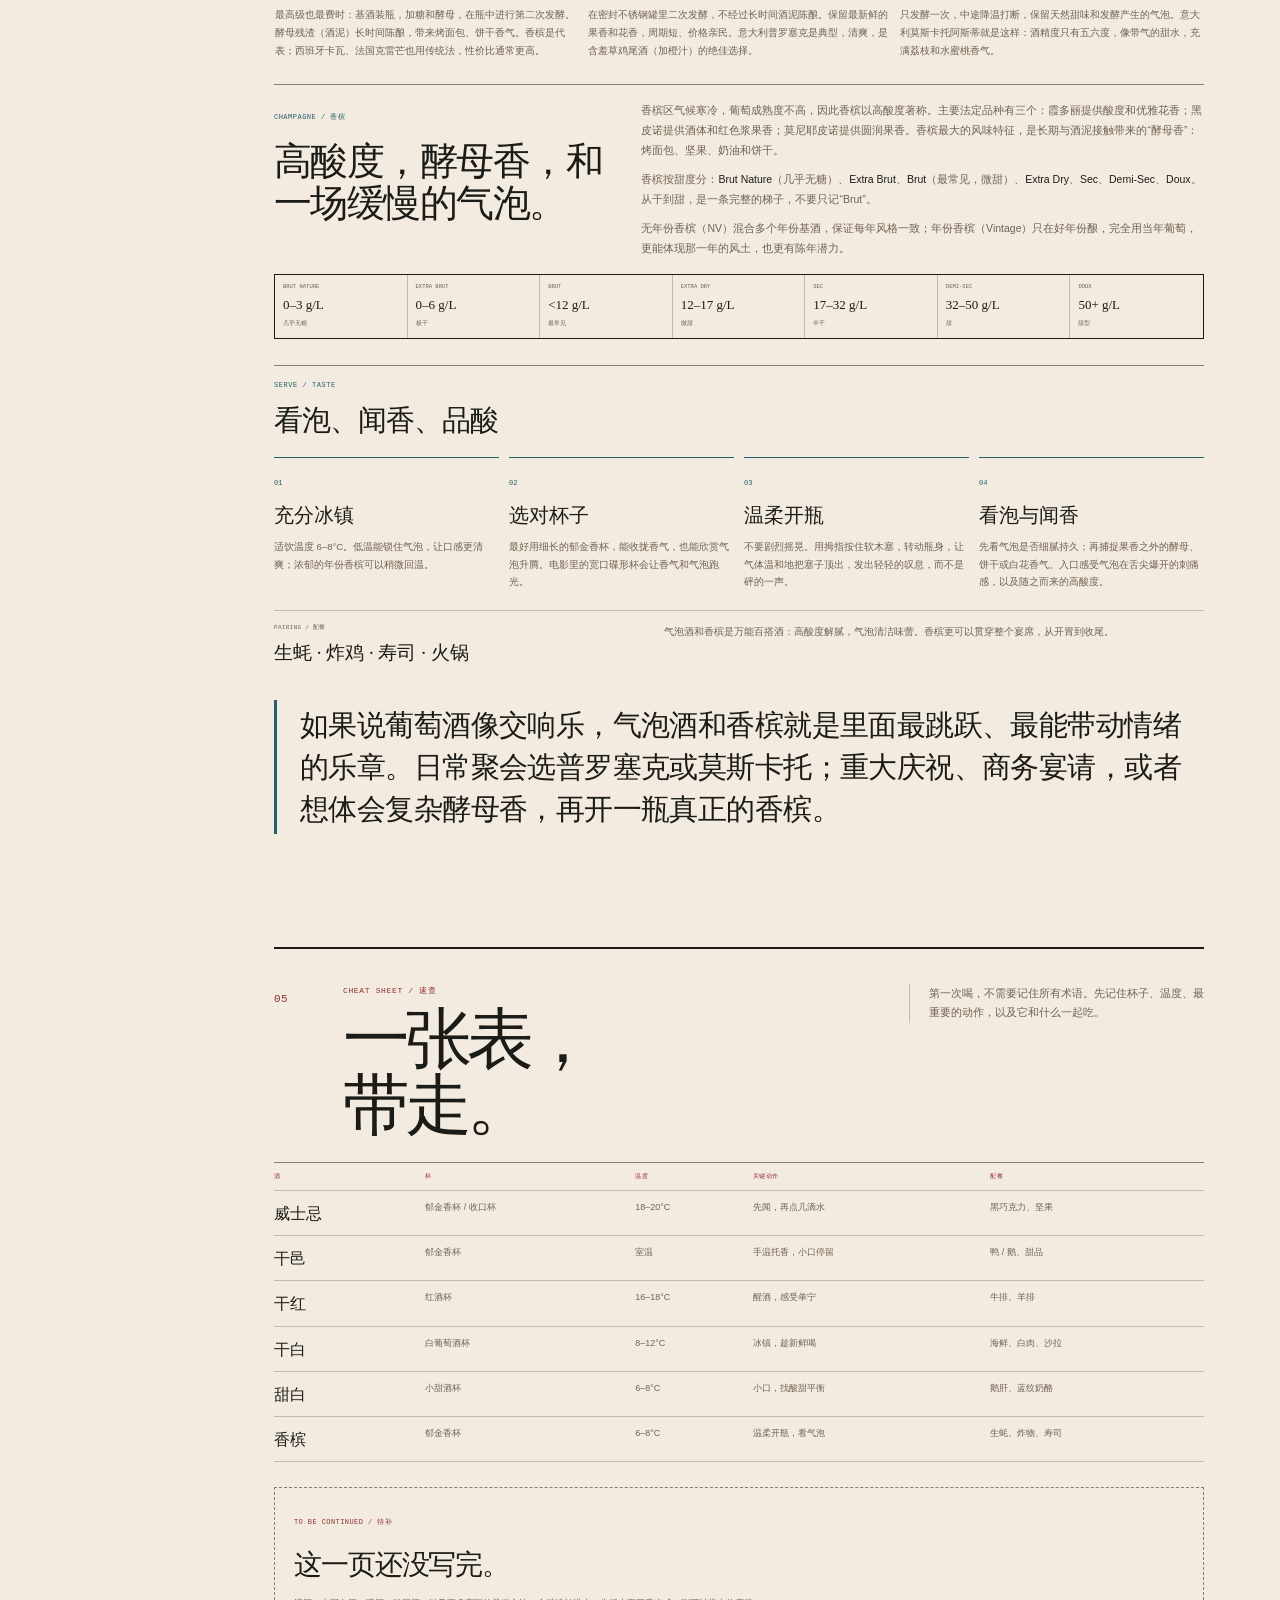
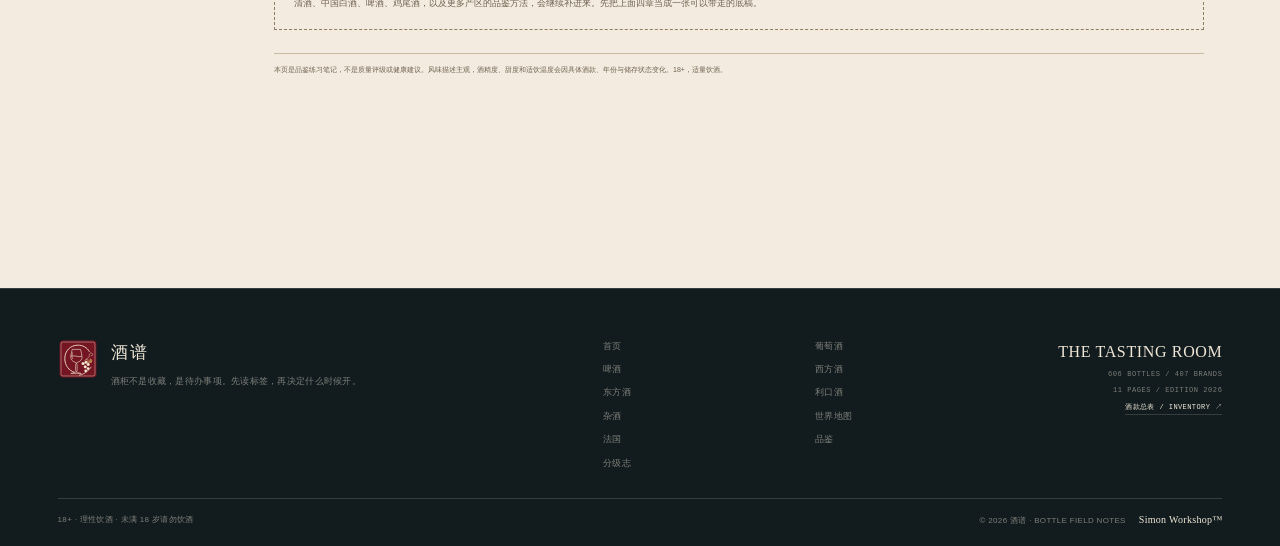
<file: tasting.html>
<!doctype html>
<html lang="zh-CN">
<head>
<meta charset="utf-8">
<meta name="viewport" content="width=device-width, initial-scale=1">
<meta name="color-scheme" content="light">
<meta name="theme-color" content="#f3ebdf">
<title>品鉴课 · 酒谱</title>
<meta name="description" content="酒谱品鉴课：威士忌的四步品鉴、干邑的观闻品、葡萄酒的干红干白甜白，以及气泡酒与香槟的分类、甜度和饮用方式。">
<link rel="icon" href="favicon.svg" type="image/svg+xml">
<link rel="stylesheet" href="styles.css">
<link rel="stylesheet" href="css/core.css">
<link rel="stylesheet" href="css/tasting.css">
</head>
<body data-page="tasting" class="page-tasting">
<div class="page-veil" aria-hidden="true">
  <div class="page-veil-inner">
    <span class="page-veil-no">09 / TASTING</span>
    <strong>品鉴课</strong>
    <em>HOW TO TASTE</em>
    <span class="page-veil-line"></span>
    <small>看 · 闻 · 含 · 等</small>
  </div>
</div>
<a class="skip-link" href="#main">跳到主要内容</a>
<header class="app-head tasting-head">
  <div class="head-shell shell">
    <a class="app-brand" href="index.html" aria-label="酒谱首页">
      <span class="brand-seal" aria-hidden="true">谱</span>
      <span class="brand-type">酒谱<small>BOTTLE FIELD NOTES</small></span>
    </a>
    <div class="tasting-head-copy"><strong>THE TASTING ROOM</strong><span>HOW TO TASTE / FIELD NOTES</span></div>
    <nav class="tasting-head-links" aria-label="品鉴页导航">
      <a href="index.html">← 酒柜</a>
      <a href="map.html">世界地图</a>
      <a href="france.html">法国专页</a>
      <a href="tasting.html" aria-current="page">品鉴专页</a>
    </nav>
    <div class="head-tools">
      <button class="tool-search" type="button" data-open-search aria-label="搜索全站，快捷键斜杠"><svg class="icon" viewBox="0 0 24 24" aria-hidden="true" focusable="false"><circle cx="10.8" cy="10.8" r="6.2"></circle><path d="m15.4 15.4 5 5"></path></svg><span>全站搜索</span><kbd>/</kbd></button>
      <button class="tool-random" type="button" data-random aria-label="随机一瓶"><svg class="icon" viewBox="0 0 24 24" aria-hidden="true" focusable="false"><rect x="4" y="4" width="16" height="16" rx="1"></rect><circle cx="9" cy="9" r="1" fill="currentColor" stroke="none"></circle><circle cx="15" cy="9" r="1" fill="currentColor" stroke="none"></circle><circle cx="9" cy="15" r="1" fill="currentColor" stroke="none"></circle><circle cx="15" cy="15" r="1" fill="currentColor" stroke="none"></circle></svg><span>随机</span></button>
    </div>
  </div>
</header>

<main id="main" class="tasting-main">
  <section class="tasting-hero" aria-labelledby="tastingHeading">
    <div class="tasting-hero-inner shell">
      <div class="tasting-hero-copy">
        <div class="tasting-topline"><span>TASTING NOTES / 品鉴课</span><span>DRAFT 01 / 2026</span></div>
        <p class="tasting-kicker">A PRACTICE, NOT A TEST</p>
        <h1 id="tastingHeading">先别急着<br><em>咽。</em></h1>
        <p class="tasting-lede">品鉴不是背术语，而是把注意力依次放在颜色、香气、口腔和余韵上。这一页先收录威士忌、干邑、葡萄酒与气泡酒四章；后面还会继续补全。</p>
        <div class="tasting-actions">
          <a href="#whisky">从威士忌开始 ↓</a>
          <a href="#cheat-sheet">直接看速查表 →</a>
        </div>
        <div class="tasting-meta">
          <span><strong>04</strong> chapters</span>
          <span><strong>01</strong> practice page</span>
          <span><strong>18+</strong> drink slowly</span>
          <span><strong>DRAFT</strong> growing</span>
        </div>
      </div>
      <aside class="tasting-hero-index" aria-label="品鉴课章节">
        <div class="hero-index-head"><span>CONTENTS / 本页目录</span><span>04 CHAPTERS</span></div>
        <a href="#whisky"><span>01</span><strong>威士忌</strong><em>WHISKY</em><small>选杯 · 闻香 · 品味 · 余韵</small></a>
        <a href="#cognac"><span>02</span><strong>干邑</strong><em>COGNAC</em><small>观色 · 闻香 · 口中停留</small></a>
        <a href="#wine"><span>03</span><strong>葡萄酒</strong><em>WINE</em><small>干红 · 干白 · 甜白</small></a>
        <a href="#sparkling"><span>04</span><strong>气泡酒</strong><em>BUBBLES</em><small>传统法 · 大槽法 · 阿斯蒂</small></a>
        <div class="hero-index-foot">本页仍在补全：清酒、中国白酒、啤酒与鸡尾酒的品鉴会陆续加进来。</div>
      </aside>
    </div>
  </section>

  <section class="tasting-intro" aria-label="品鉴的四个动作">
    <div class="shell tasting-intro-inner">
      <div class="action-strip">
        <div><span>01</span><strong>看</strong><small>颜色 / 气泡 / 挂杯</small></div>
        <div><span>02</span><strong>闻</strong><small>距离 / 层次 / 加水</small></div>
        <div><span>03</span><strong>含</strong><small>质地 / 甜酸苦咸</small></div>
        <div><span>04</span><strong>等</strong><small>余韵 / 长度 / 收尾</small></div>
      </div>
      <p class="tasting-caveat">所有的“黑莓、雪松、烤面包、泥煤”都是参照词，不是标准答案。你闻到什么，比你能否说出术语更重要。</p>
    </div>
  </section>

  <div class="tasting-layout shell">
    <aside class="tasting-toc" aria-label="章节目录">
      <span class="toc-label">ON THIS PAGE</span>
      <a href="#whisky"><span>01</span>威士忌</a>
      <a href="#cognac"><span>02</span>干邑</a>
      <a href="#wine"><span>03</span>葡萄酒</a>
      <a href="#sparkling"><span>04</span>气泡酒</a>
      <a href="#cheat-sheet"><span>05</span>速查表</a>
      <a href="#to-be-continued"><span>+</span>待补</a>
    </aside>

    <div class="tasting-content">
      <section class="lesson lesson-whisky" id="whisky" style="--lesson-accent:#a66a32" aria-labelledby="whiskyHeading">
        <header class="lesson-head">
          <span class="lesson-no">01</span>
          <div><p class="lesson-kicker">WHISKY / 威士忌</p><h2 id="whiskyHeading">一场探索的<br>交响乐。</h2></div>
          <p class="lesson-lede">威士忌的品鉴通常分四步：选杯与观色、闻香、品味、余韵。闻香约占体验的七成；剩下三成，交给口腔和等待。</p>
        </header>

        <ol class="step-list">
          <li class="step-item">
            <span class="step-no">STEP 01</span>
            <div class="step-body">
              <h3>选杯与观色</h3>
              <p>最好用郁金香杯或收口的小玻璃杯。收口能把香气聚拢，这对威士忌至关重要。颜色从浅稻草黄、金黄色，到琥珀色、深红木色都有；但不要完全用颜色判断年份——威士忌的颜色主要来自橡木桶，很多现代威士忌会加焦糖色统一色泽。颜色深浅只能作为风味参考，不是绝对标准。</p>
              <p>轻轻摇晃酒杯看挂杯。挂杯明显，通常意味着酒体较厚，或者酒精度较高。</p>
            </div>
          </li>
          <li class="step-item">
            <span class="step-no">STEP 02</span>
            <div class="step-body">
              <h3>闻香</h3>
              <p>这是威士忌品鉴最核心的一步，占据了你七成的体验。不要凑太近：威士忌通常 40 度以上，酒精挥发会刺鼻。把鼻子放在杯口上方，轻轻吸气，分层次闻。</p>
              <p>最先冲出来的通常是酒精感，或最轻盈的香气：花香、青草、柑橘。再把杯子稍微靠近深闻，寻找核心香气。威士忌的香气通常可以分为果香、花香、谷物香、木质香、香料，以及最有特色的泥煤或烟熏味。很多品鉴者会滴几滴纯净水，水能降低酒精刺激，释放被酒精掩盖的深层香气；你可以对比加水和没加水的差别。</p>
              <div class="aroma-chips" aria-label="威士忌常见香气类别"><span>果香</span><span>花香</span><span>谷物</span><span>木质</span><span>香料</span><span>泥煤 / 烟熏</span></div>
            </div>
          </li>
          <li class="step-item">
            <span class="step-no">STEP 03</span>
            <div class="step-body">
              <h3>品味</h3>
              <p>喝一小口，不要马上咽下去。让酒液在口腔里流动，接触舌尖感受甜味，两侧感受酸味或咸味，舌根感受苦味。体会酒液是轻盈还是厚重，口感是顺滑、油润，还是干涩。</p>
              <p>这时候，你在闻香阶段闻到的味道会再次在口腔里爆发；同时可能出现甜味、辛香，以及橡木带来的单宁涩感。</p>
            </div>
          </li>
          <li class="step-item">
            <span class="step-no">STEP 04</span>
            <div class="step-body">
              <h3>余韵</h3>
              <p>咽下酒液后，闭上眼睛，感受香气在口腔和鼻腔后部停留的时间。余韵的长短是判断威士忌品质的重要标准：好的威士忌余韵悠长，味道令人愉悦；劣质的则可能断崖式消失，或者只留下刺喉的酒精感和苦味。</p>
              <p>余韵不是“越久越好”的单一比赛，它还要看收尾是否干净、是否和前面的香气一致。</p>
            </div>
          </li>
        </ol>

        <div class="lesson-subhead"><span>HOW TO DRINK</span><h3>威士忌怎么喝</h3><p>与干邑不同，威士忌的喝法非常自由。没有唯一正确，只有此刻适合。</p></div>
        <div class="method-grid">
          <article><span>01</span><h4>纯饮 <em>NEAT</em></h4><p>不加任何东西，最能体会威士忌的原始风貌。适合慢慢闻、慢慢喝。</p></article>
          <article><span>02</span><h4>点水 <em>WATER</em></h4><p>加几滴纯净水，推荐在品鉴时使用；水能降低酒精刺激，释放更多香气。</p></article>
          <article><span>03</span><h4>加冰 <em>ON THE ROCKS</em></h4><p>用大冰块。冰会降低温度、抑制酒精刺激，让酒更易饮，但也会锁住一部分香气；适合夏天或轻松饮用。</p></article>
          <article><span>04</span><h4>水割 <em>MIZUWARI</em></h4><p>日式喝法，按 1:2 或 1:2.5 加水和冰块，清爽，非常适合佐餐。</p></article>
        </div>
        <blockquote class="lesson-quote">“如果说干邑品鉴是一场优雅的古典乐，那威士忌品鉴就是一场充满探索的交响乐。”从清甜的波本桶，到醇厚的雪莉桶，再到个性强烈的泥煤，每个人都能找到适合自己的那一杯。</blockquote>
      </section>

      <section class="lesson lesson-cognac" id="cognac" style="--lesson-accent:#ad7c35" aria-labelledby="cognacHeading">
        <header class="lesson-head">
          <span class="lesson-no">02</span>
          <div><p class="lesson-kicker">COGNAC / 干邑</p><h2 id="cognacHeading">让它在口中<br>停一会儿。</h2></div>
          <p class="lesson-lede">干邑的品鉴更接近古典乐：先看颜色纵深，再让手温把香气托起来，最后让酒液在口中多停几秒。</p>
        </header>

        <div class="lesson-grid-3">
          <article class="note-card"><span class="note-no">01 / LOOK</span><h3>先看外观</h3><p>检查颜色纵深是否与酒龄相称：中间比边缘更深，通常能反映陈年时间。但焦糖可以调节颜色，所以颜色只能作为线索，不是质量证明。</p></article>
          <article class="note-card"><span class="note-no">02 / NOSE</span><h3>用鼻鉴别</h3><p>持杯略远一点，逐渐移向鼻子，让手温把酒稍微加热。悦人的新鲜果香会先到；在橡木桶中贮藏时，干邑会取得复合香气，反映香料、木质和香草特质。极品会有复杂、醇甘的香映感。</p></article>
          <article class="note-card"><span class="note-no">03 / PALATE</span><h3>小口品尝</h3><p>轻轻啜一小口，不要一下子饮完。闭着唇，让酒液在口中缓缓“品”。可以缩起前唇，从口侧吸入一点空气，用舌头后部去感受——那里味蕾敏感，香气会充满颚部。香味留得越久、越醇和，终感越好；不够匀和或太年轻的干邑会显得烈，缺少芳醇。</p></article>
        </div>

        <div class="serve-grid">
          <div class="serve-box">
            <span class="note-no">SERVE / STORE</span>
            <h3>倒一杯，然后尽快把瓶子立好。</h3>
            <ul>
              <li>干邑和葡萄酒不同，<strong>不能在瓶中进一步优化</strong>；它不会越放越好。</li>
              <li>瓶子必须<strong>直立</strong>，避免酒液长期接触软木塞、沾染塞子气味。</li>
              <li>年代长的干邑对冷冻敏感，酒质可能变浊；最好放在室温环境。</li>
              <li>打开瓶塞的时间不要长于斟一杯酒的时间，否则酒香会蒸发。</li>
              <li>顶级干邑足够消耗一顿饭。喜欢 40 度瓶装浓度；若觉得太烈，可以加少许纯水。</li>
            </ul>
          </div>
          <div class="serve-box serve-box-warm">
            <span class="note-no">AT THE TABLE</span>
            <h3>干邑不只在杯子里。</h3>
            <p>干邑的组合芳香能提高很多菜肴的美味，比如苏捷特薄饼和龙虾。调蛋黄酱时，干邑可以替代柠檬汁和醋；给酱汁或肉汁加一点也很不错。</p>
            <p>它似乎和鸭、鹅肉最相宜；即使甜品也可以用干邑添加另一种风味，轻清的奶泡或鲜果沙拉都合适。</p>
          </div>
        </div>
        <blockquote class="lesson-quote">干邑不是“越老越烈”的酒精。它需要的是合适的温度、合适的杯子，以及你愿意在口中多留几秒的耐心。</blockquote>
      </section>

      <section class="lesson lesson-wine" id="wine" style="--lesson-accent:#7d2f3a" aria-labelledby="wineHeading">
        <header class="lesson-head">
          <span class="lesson-no">03</span>
          <div><p class="lesson-kicker">WINE / 葡萄酒</p><h2 id="wineHeading">干红、干白、<br>甜白。</h2></div>
          <p class="lesson-lede">葡萄酒的分类维度很多：按颜色分红、白、桃红；按残糖量分干、半干、半甜、甜。干红、干白、甜白，正好构成最经典的三个日常阵营。</p>
        </header>

        <div class="wine-classification">
          <div><span>BY COLOR</span><strong>红 / 白 / 桃红</strong></div>
          <div><span>BY RESIDUAL SUGAR</span><strong>干 / 半干 / 半甜 / 甜</strong></div>
          <p>最大的区别来自两点：葡萄品种与酿造工艺（决定颜色和单宁），以及残糖量（决定甜度）。</p>
        </div>

        <div class="wine-grid">
          <article class="wine-card wine-red">
            <span class="wine-no">01 / DRY RED</span>
            <h3>干红 <em>ROUGE</em></h3>
            <p class="wine-def">“干”指残糖量极低，通常每升低于 4 克，喝起来几乎感觉不到甜味。</p>
            <p>红葡萄连皮带籽一起发酵，葡萄皮赋予颜色，也带来单宁。单宁就是让口腔发干、发涩的物质，主要来自葡萄皮、葡萄籽和橡木桶。</p>
            <p>风味以深色水果为主：黑莓、黑樱桃、李子；经过橡木桶陈酿后，还会带香草、咖啡、烟草或雪松。</p>
            <dl><div><dt>适饮温度</dt><dd>16–18°C</dd></div><div><dt>醒酒</dt><dd>通常需要，让单宁氧化变柔、释放香气</dd></div><div><dt>配餐</dt><dd>牛排、羊排等红肉；单宁化解脂肪油腻</dd></div><div><dt>陈年</dt><dd>三大类里最有陈年潜力</dd></div></dl>
          </article>
          <article class="wine-card wine-white">
            <span class="wine-no">02 / DRY WHITE</span>
            <h3>干白 <em>BLANC</em></h3>
            <p class="wine-def">残糖量同样极低，喝起来是纯粹的干爽口感。</p>
            <p>白葡萄去皮后榨汁发酵，或红葡萄直接榨汁（不带皮）发酵。没有葡萄皮参与，几乎没有单宁，所以不涩，口感更轻盈、脆爽。</p>
            <p>风味以浅色水果和花香为主：青苹果、柠檬、西柚、百香果、白花。不锈钢桶更突出果香，橡木桶则带奶油、香草和烤面包。</p>
            <dl><div><dt>适饮温度</dt><dd>8–12°C</dd></div><div><dt>醒酒</dt><dd>一般不需要；复杂白葡萄酒可适当接触空气</dd></div><div><dt>配餐</dt><dd>海鲜、鸡肉、鱼肉、沙拉；高酸去腥提鲜</dd></div><div><dt>陈年</dt><dd>多数适合上市后一两年内喝，享受新鲜果味</dd></div></dl>
          </article>
          <article class="wine-card wine-sweet">
            <span class="wine-no">03 / SWEET WHITE</span>
            <h3>甜白 <em>DOUX</em></h3>
            <p class="wine-def">保留较高残糖量，喝起来有明显甜味。</p>
            <p>甜味主要来自两种方式：提前打断发酵，保留天然糖分；或使用晚收、贵腐菌感染、冰冻葡萄来浓缩糖分，比如冰酒、贵腐酒。</p>
            <p>糖分高，往往带浓郁蜂蜜、水蜜桃、杏脯、菠萝干，甚至焦糖香气。核心不是“甜”，而是酸甜平衡：好的甜白有足够高酸度支撑甜味，甜而不腻。</p>
            <dl><div><dt>适饮温度</dt><dd>6–8°C</dd></div><div><dt>杯型</dt><dd>小杯，小口慢品</dd></div><div><dt>配餐</dt><dd>甜点、鹅肝、蓝纹奶酪；甜能中和咸和冲</dd></div><div><dt>关键</dt><dd>高酸度支撑，避免死甜</dd></div></dl>
          </article>
        </div>

        <div class="label-tip">
          <span class="note-no">LABEL NOTE / 酒标小技巧</span>
          <p>新世界（如澳洲、美国）的酒标有时会直接标葡萄品种；旧世界（如法国、意大利）通常只标产区。无论哪里，酒标上写 <b>Dry</b> 就是干型；写 <b>Sweet</b>、<b>Doux</b>、<b>Dolce</b> 等，就是甜型。</p>
        </div>
        <blockquote class="lesson-quote">如果把它们比作人：干红像沉稳有骨架的绅士，需要醒酒慢慢交流；干白像清爽活泼的朋友，直接、解渴；甜白像热情甜蜜的伴侣，浓郁丰润，适合下午茶或餐后收尾。</blockquote>
      </section>

      <section class="lesson lesson-sparkling" id="sparkling" style="--lesson-accent:#24616b" aria-labelledby="sparklingHeading">
        <header class="lesson-head">
          <span class="lesson-no">04</span>
          <div><p class="lesson-kicker">BUBBLES / 气泡酒</p><h2 id="sparklingHeading">先把<br>“香槟”叫对。</h2></div>
          <p class="lesson-lede">所有香槟都是气泡酒，但只有产自法国香槟区、用特定工艺酿造的气泡酒，才能叫香槟。香槟是气泡酒里的天花板和标杆，但不是唯一答案。</p>
        </header>

        <div class="lesson-subhead"><span>THREE FAMILIES</span><h3>气泡酒的三大流派</h3><p>只要酒液里有二氧化碳气泡，都可以叫气泡酒。工艺和产地不同，个性也不同。</p></div>
        <div class="method-grid method-grid-three">
          <article><span>01</span><h4>传统法 <em>TRADITIONAL</em></h4><p>最高级也最费时：基酒装瓶，加糖和酵母，在瓶中进行第二次发酵。酵母残渣（酒泥）长时间陈酿，带来烤面包、饼干香气。香槟是代表；西班牙卡瓦、法国克雷芒也用传统法，性价比通常更高。</p></article>
          <article><span>02</span><h4>大槽法 <em>TANK</em></h4><p>在密封不锈钢罐里二次发酵，不经过长时间酒泥陈酿。保留最新鲜的果香和花香，周期短、价格亲民。意大利普罗塞克是典型，清爽，是含羞草鸡尾酒（加橙汁）的绝佳选择。</p></article>
          <article><span>03</span><h4>阿斯蒂法 <em>ASTI</em></h4><p>只发酵一次，中途降温打断，保留天然甜味和发酵产生的气泡。意大利莫斯卡托阿斯蒂就是这样：酒精度只有五六度，像带气的甜水，充满荔枝和水蜜桃香气。</p></article>
        </div>

        <div class="champagne-block">
          <div class="champagne-title"><span>CHAMPAGNE / 香槟</span><h3>高酸度，酵母香，和一场缓慢的气泡。</h3></div>
          <div class="champagne-copy">
            <p>香槟区气候寒冷，葡萄成熟度不高，因此香槟以高酸度著称。主要法定品种有三个：霞多丽提供酸度和优雅花香；黑皮诺提供酒体和红色浆果香；莫尼耶皮诺提供圆润果香。香槟最大的风味特征，是长期与酒泥接触带来的“酵母香”：烤面包、坚果、奶油和饼干。</p>
            <p>香槟按甜度分：<b>Brut Nature</b>（几乎无糖）、<b>Extra Brut</b>、<b>Brut</b>（最常见，微甜）、<b>Extra Dry</b>、<b>Sec</b>、<b>Demi-Sec</b>、<b>Doux</b>。从干到甜，是一条完整的梯子，不要只记“Brut”。</p>
            <p>无年份香槟（NV）混合多个年份基酒，保证每年风格一致；年份香槟（Vintage）只在好年份酿，完全用当年葡萄，更能体现那一年的风土，也更有陈年潜力。</p>
          </div>
        </div>

        <div class="sweetness-ladder" aria-label="香槟甜度梯度">
          <div><span>BRUT NATURE</span><strong>0–3 g/L</strong><small>几乎无糖</small></div>
          <div><span>EXTRA BRUT</span><strong>0–6 g/L</strong><small>极干</small></div>
          <div><span>BRUT</span><strong>&lt;12 g/L</strong><small>最常见</small></div>
          <div><span>EXTRA DRY</span><strong>12–17 g/L</strong><small>微甜</small></div>
          <div><span>SEC</span><strong>17–32 g/L</strong><small>半干</small></div>
          <div><span>DEMI-SEC</span><strong>32–50 g/L</strong><small>甜</small></div>
          <div><span>DOUX</span><strong>50+ g/L</strong><small>甜型</small></div>
        </div>

        <div class="lesson-subhead"><span>SERVE / TASTE</span><h3>看泡、闻香、品酸</h3></div>
        <div class="sparkle-tasting">
          <div><span>01</span><h4>充分冰镇</h4><p>适饮温度 6–8°C。低温能锁住气泡，让口感更清爽；浓郁的年份香槟可以稍微回温。</p></div>
          <div><span>02</span><h4>选对杯子</h4><p>最好用细长的郁金香杯，能收拢香气，也能欣赏气泡升腾。电影里的宽口碟形杯会让香气和气泡跑光。</p></div>
          <div><span>03</span><h4>温柔开瓶</h4><p>不要剧烈摇晃。用拇指按住软木塞，转动瓶身，让气体温和地把塞子顶出，发出轻轻的叹息，而不是砰的一声。</p></div>
          <div><span>04</span><h4>看泡与闻香</h4><p>先看气泡是否细腻持久；再捕捉果香之外的酵母、饼干或白花香气。入口感受气泡在舌尖爆开的刺痛感，以及随之而来的高酸度。</p></div>
        </div>

        <div class="pairing-strip">
          <div><span>PAIRING / 配餐</span><strong>生蚝 · 炸鸡 · 寿司 · 火锅</strong></div>
          <p>气泡酒和香槟是万能百搭酒：高酸度解腻，气泡清洁味蕾。香槟更可以贯穿整个宴席，从开胃到收尾。</p>
        </div>
        <blockquote class="lesson-quote">如果说葡萄酒像交响乐，气泡酒和香槟就是里面最跳跃、最能带动情绪的乐章。日常聚会选普罗塞克或莫斯卡托；重大庆祝、商务宴请，或者想体会复杂酵母香，再开一瓶真正的香槟。</blockquote>
      </section>

      <section class="lesson lesson-cheat" id="cheat-sheet" aria-labelledby="cheatHeading">
        <header class="lesson-head">
          <span class="lesson-no">05</span>
          <div><p class="lesson-kicker">CHEAT SHEET / 速查</p><h2 id="cheatHeading">一张表，<br>带走。</h2></div>
          <p class="lesson-lede">第一次喝，不需要记住所有术语。先记住杯子、温度、最重要的动作，以及它和什么一起吃。</p>
        </header>
        <div class="cheat-table-wrap">
          <table class="cheat-table">
            <thead><tr><th>酒</th><th>杯</th><th>温度</th><th>关键动作</th><th>配餐</th></tr></thead>
            <tbody>
              <tr><td>威士忌</td><td>郁金香杯 / 收口杯</td><td>18–20°C</td><td>先闻，再点几滴水</td><td>黑巧克力、坚果</td></tr>
              <tr><td>干邑</td><td>郁金香杯</td><td>室温</td><td>手温托香，小口停留</td><td>鸭 / 鹅、甜品</td></tr>
              <tr><td>干红</td><td>红酒杯</td><td>16–18°C</td><td>醒酒，感受单宁</td><td>牛排、羊排</td></tr>
              <tr><td>干白</td><td>白葡萄酒杯</td><td>8–12°C</td><td>冰镇，趁新鲜喝</td><td>海鲜、白肉、沙拉</td></tr>
              <tr><td>甜白</td><td>小甜酒杯</td><td>6–8°C</td><td>小口，找酸甜平衡</td><td>鹅肝、蓝纹奶酪</td></tr>
              <tr><td>香槟</td><td>郁金香杯</td><td>6–8°C</td><td>温柔开瓶，看气泡</td><td>生蚝、炸物、寿司</td></tr>
            </tbody>
          </table>
        </div>
        <div class="todo-box" id="to-be-continued">
          <span class="note-no">TO BE CONTINUED / 待补</span>
          <h3>这一页还没写完。</h3>
          <p>清酒、中国白酒、啤酒、鸡尾酒，以及更多产区的品鉴方法，会继续补进来。先把上面四章当成一张可以带走的底稿。</p>
        </div>
        <p class="lesson-fineprint">本页是品鉴练习笔记，不是质量评级或健康建议。风味描述主观，酒精度、甜度和适饮温度会因具体酒款、年份与储存状态变化。18+，适量饮酒。</p>
      </section>
    </div>
  </div>
</main>

<footer class="app-foot">
  <div class="foot-shell shell">
    <div class="foot-brand">
      <span class="foot-seal" aria-hidden="true">谱</span>
      <div><strong>酒谱</strong><p>酒柜不是收藏，是待办事项。先读标签，再决定什么时候开。</p></div>
    </div>
    <nav class="foot-nav" aria-label="页脚导航">
      <a href="index.html">首页</a><a href="wine.html">葡萄酒</a><a href="beer.html">啤酒</a><a href="spirits.html">西方酒</a><a href="eastern.html">东方酒</a><a href="liqueur.html">利口酒</a><a href="mixed.html">杂酒</a><a href="map.html">世界地图</a><a href="france.html">法国</a><a href="tasting.html">品鉴</a><a href="classification.html">分级志</a>
    </nav>
    <div class="foot-data">
      <strong>THE TASTING ROOM</strong>
      <span><span data-total-bottles>606</span> BOTTLES / <span data-total-brands>407</span> BRANDS</span>
      <span>11 PAGES / EDITION 2026</span>
      <a class="foot-inventory" href="inventory.svg" target="_blank" rel="noopener">酒款总表 / INVENTORY ↗</a>
    </div>
  </div>
  <div class="foot-legal shell">
    <span class="foot-warning">18+ · 理性饮酒 · 未满 18 岁请勿饮酒</span>
    <div class="foot-copy"><span>© <span data-current-year>2026</span> 酒谱 · BOTTLE FIELD NOTES</span><span class="foot-simon">Simon Workshop™</span></div>
  </div>
</footer>
<script src="data/bottles.js"></script>
<script src="app.js"></script>
<script src="js/tasting.js"></script>
</body>
</html>
</file>
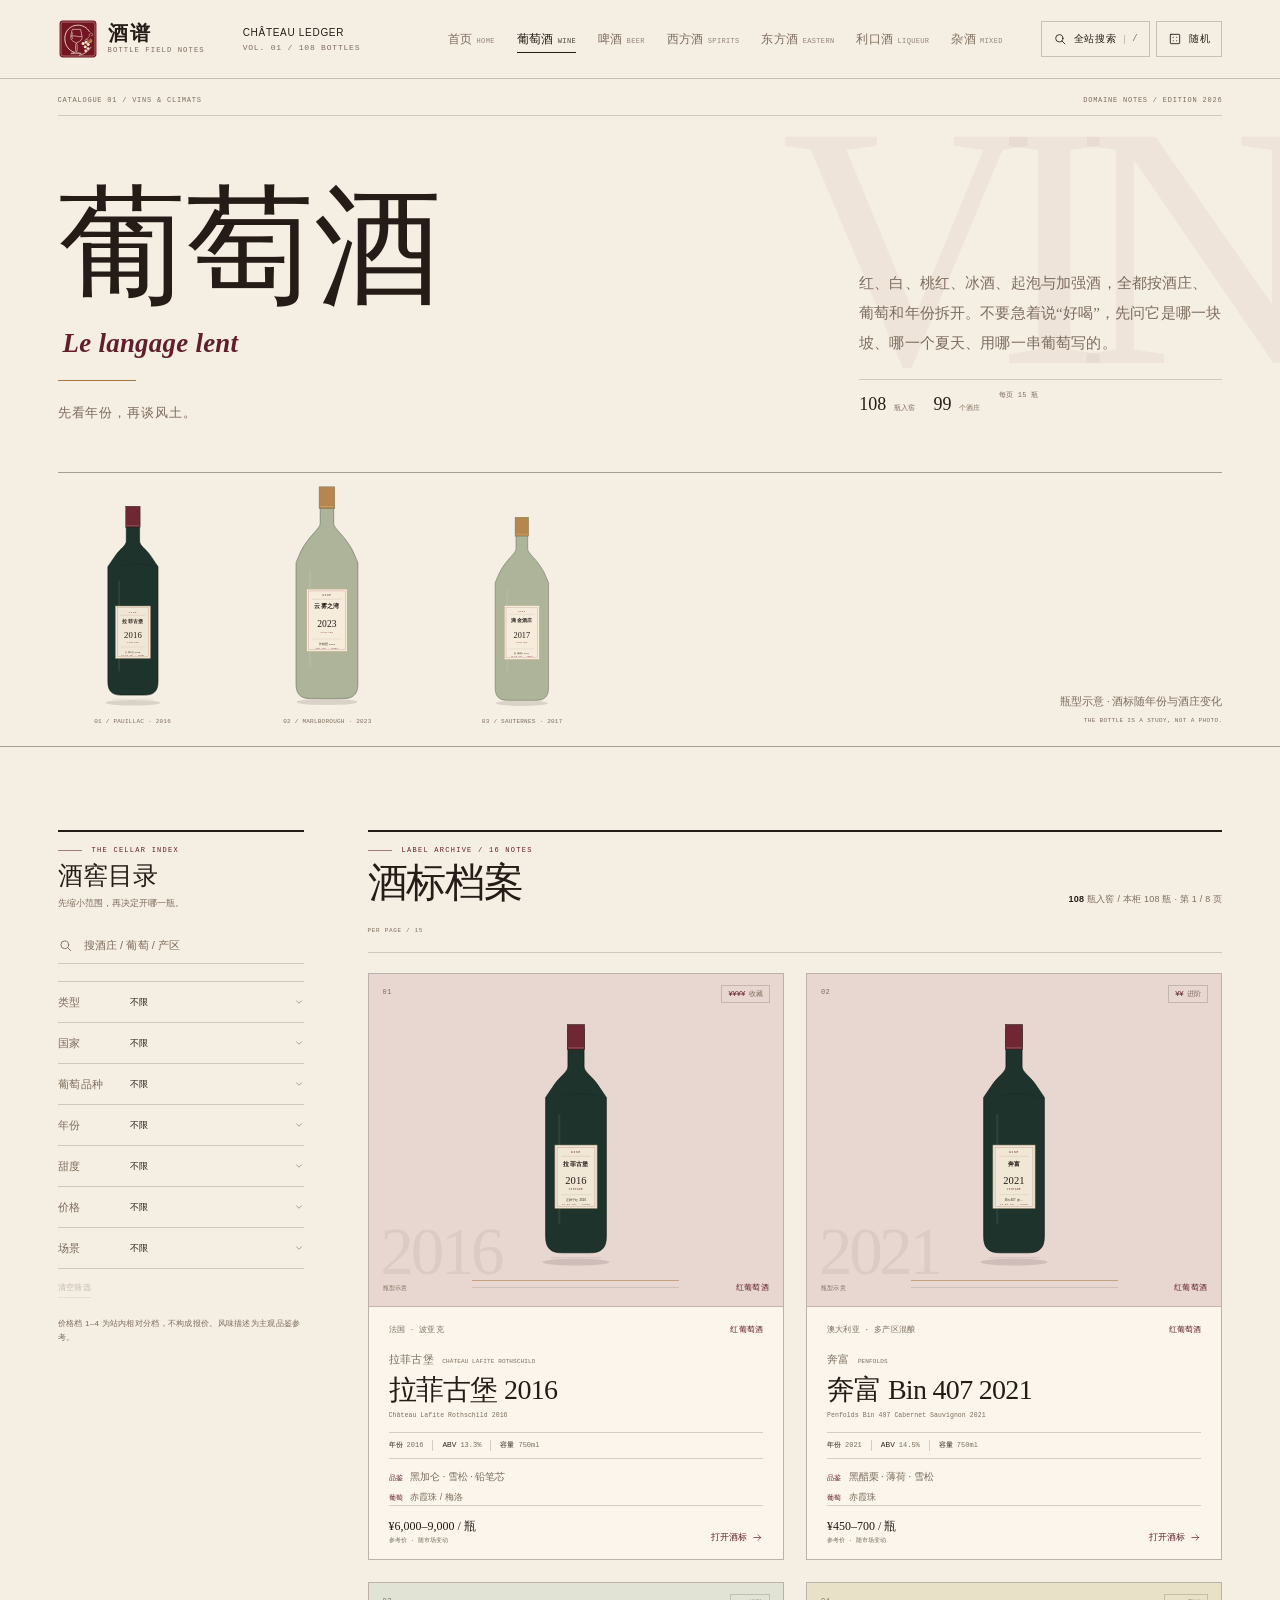
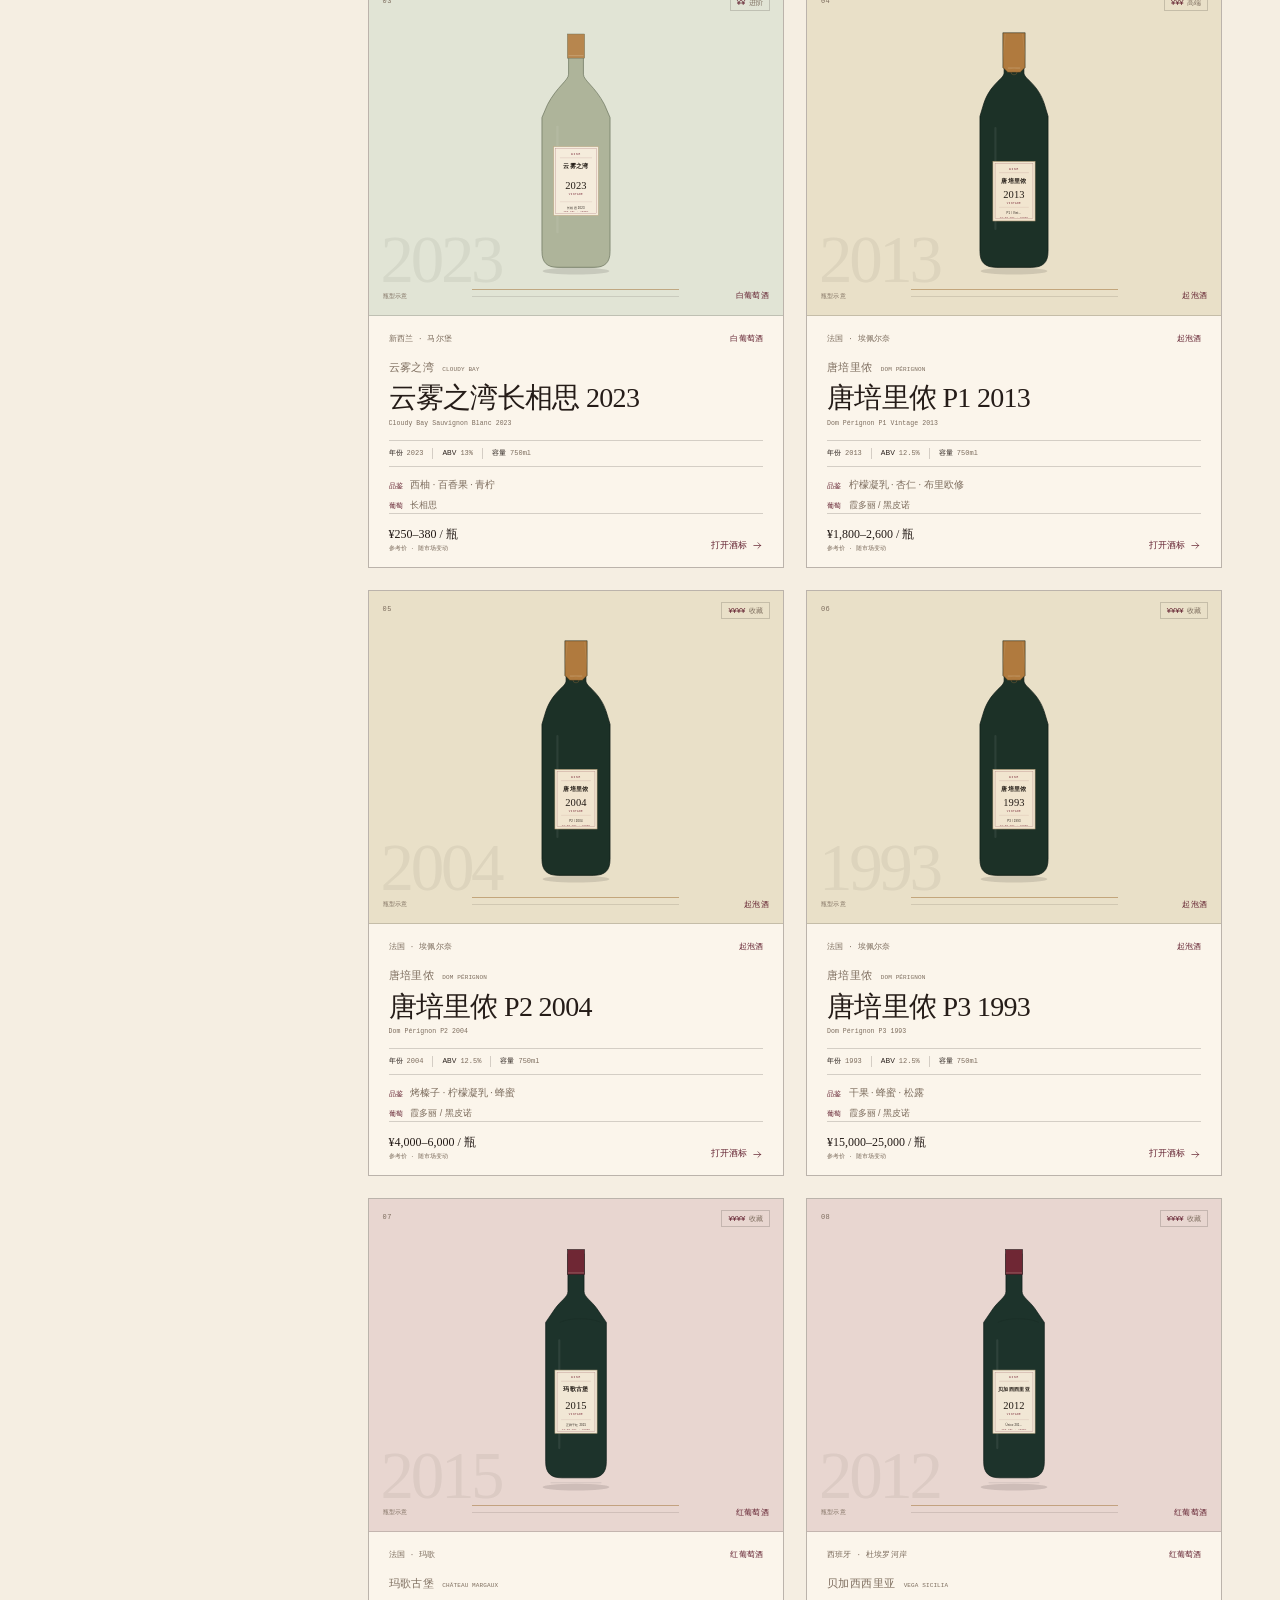
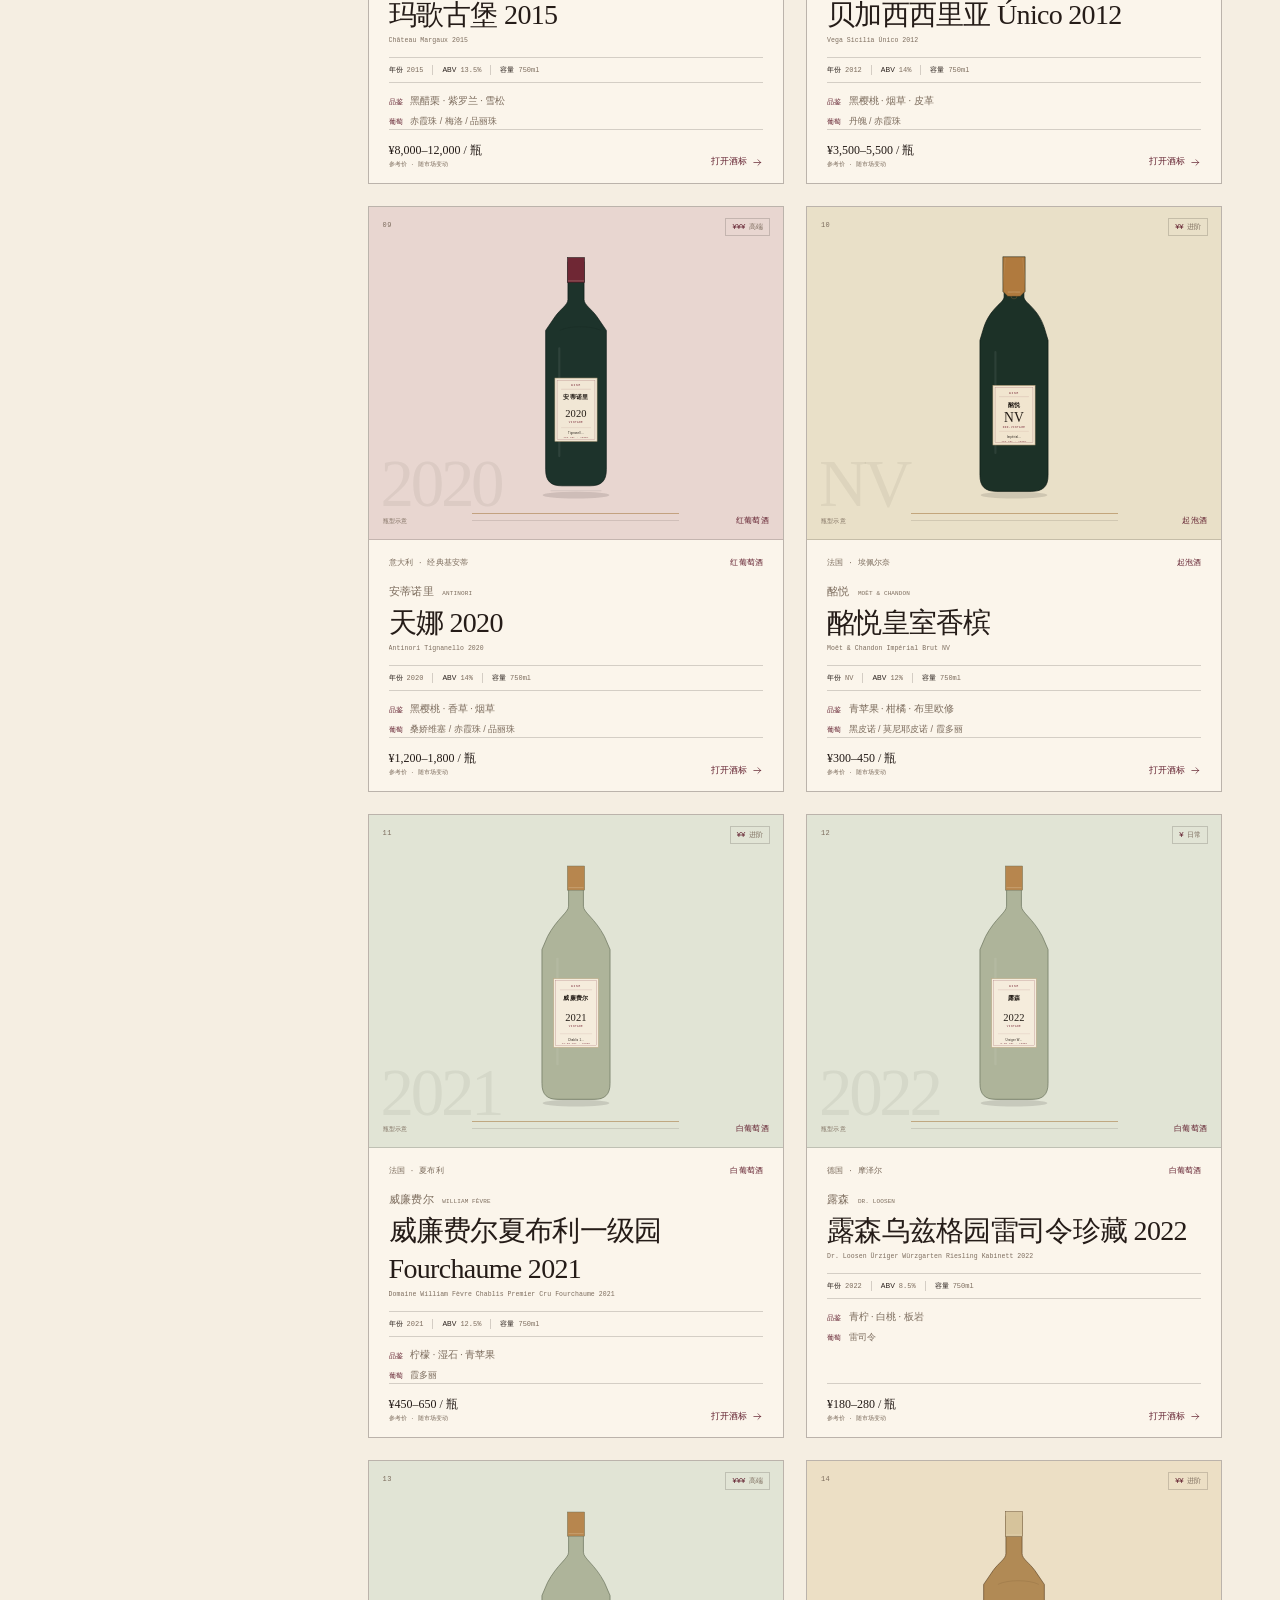
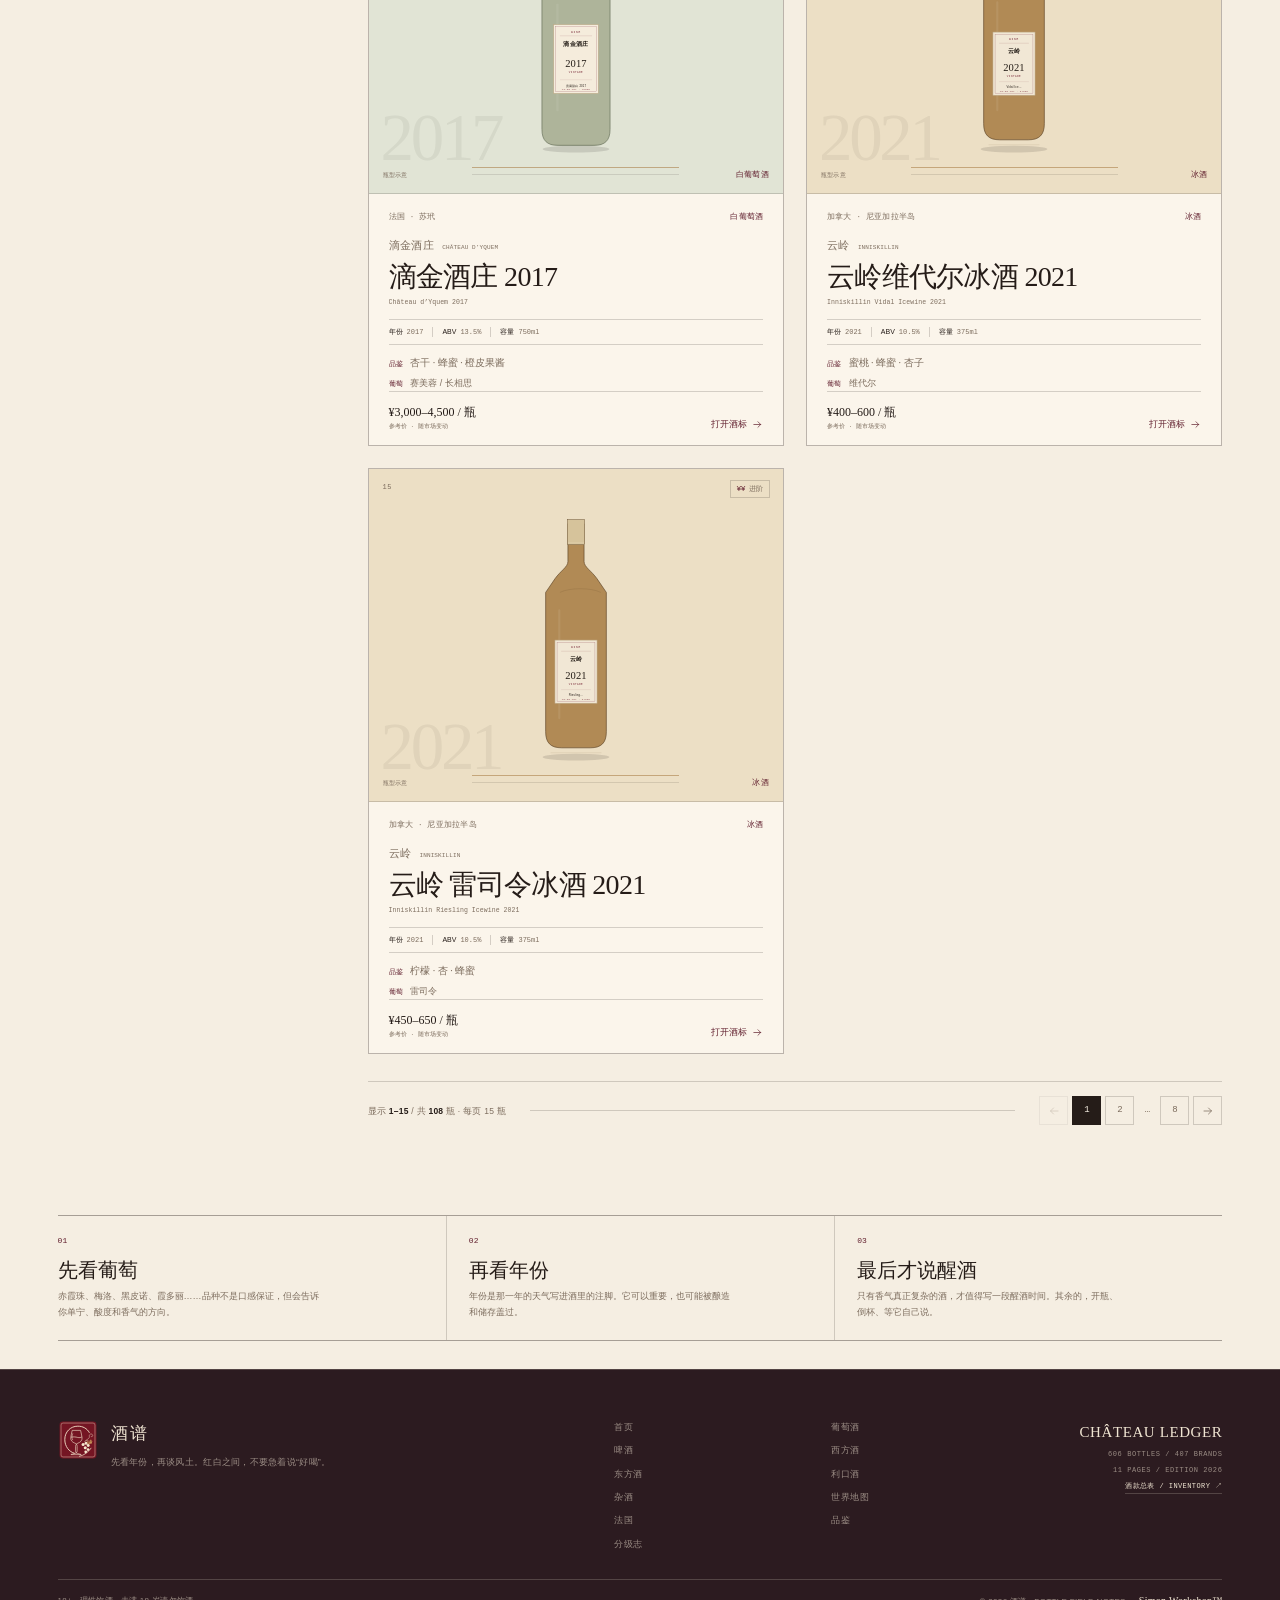
<file: wine.html>
<!doctype html>
<html lang="zh-CN">
<head>
<meta charset="utf-8">
<meta name="viewport" content="width=device-width, initial-scale=1">
<meta name="color-scheme" content="light">
<meta name="theme-color" content="#f5eee2">
<title>葡萄酒 · 酒谱</title>
<meta name="description" content="葡萄酒庄、年份、葡萄品种与醒酒时间。">
<link rel="icon" href="favicon.svg" type="image/svg+xml">
<link rel="stylesheet" href="styles.css">
<link rel="stylesheet" href="css/core.css">
<link rel="stylesheet" href="css/wine.css">
</head>
<body data-page="wine" class="page-wine">
<div class="page-veil" aria-hidden="true">
  <div class="page-veil-inner">
    <span class="page-veil-no">01 / WINE</span>
    <strong>葡萄酒</strong>
    <em>CHÂTEAU LEDGER</em>
    <span class="page-veil-line"></span>
    <small>LABEL ARCHIVE · 酒谱</small>
  </div>
</div>
<a class="skip-link" href="#main">跳到主要内容</a><header class="app-head head-wine">
  <div class="head-shell shell">
    <a class="app-brand" href="index.html" aria-label="酒谱首页">
      <span class="brand-seal" aria-hidden="true">谱</span>
      <span class="brand-type">酒谱<small>BOTTLE FIELD NOTES</small></span>
    </a>
    <div class="head-context"><strong>CHÂTEAU LEDGER</strong><span>VOL. 01 / <span data-category-total>108</span> BOTTLES</span></div>
    <nav class="app-nav" aria-label="酒类导航">
        <a class="app-nav-link" href="index.html"><span>首页</span><small>HOME</small></a>
        <a class="app-nav-link" href="wine.html" aria-current="page"><span>葡萄酒</span><small>WINE</small></a>
        <a class="app-nav-link" href="beer.html"><span>啤酒</span><small>BEER</small></a>
        <a class="app-nav-link" href="spirits.html"><span>西方酒</span><small>SPIRITS</small></a>
        <a class="app-nav-link" href="eastern.html"><span>东方酒</span><small>EASTERN</small></a>
        <a class="app-nav-link" href="liqueur.html"><span>利口酒</span><small>LIQUEUR</small></a>
        <a class="app-nav-link" href="mixed.html"><span>杂酒</span><small>MIXED</small></a>
    </nav>
    <div class="head-tools">
      <button class="tool-search" type="button" data-open-search aria-label="搜索全站，快捷键斜杠"><svg class="icon" viewBox="0 0 24 24" aria-hidden="true" focusable="false"><circle cx="10.8" cy="10.8" r="6.2"></circle><path d="m15.4 15.4 5 5"></path></svg><span>全站搜索</span><kbd>/</kbd></button>
      <button class="tool-random" type="button" data-random aria-label="随机一瓶"><svg class="icon" viewBox="0 0 24 24" aria-hidden="true" focusable="false"><rect x="4" y="4" width="16" height="16" rx="1"></rect><circle cx="9" cy="9" r="1" fill="currentColor" stroke="none"></circle><circle cx="15" cy="9" r="1" fill="currentColor" stroke="none"></circle><circle cx="9" cy="15" r="1" fill="currentColor" stroke="none"></circle><circle cx="15" cy="15" r="1" fill="currentColor" stroke="none"></circle></svg><span>随机</span></button>
    </div>
  </div>
</header>
<main id="main" class="wine-page">
  <section class="wine-hero">
    <div class="wine-hero-inner shell">
      <div class="wine-hero-top"><span>CATALOGUE 01 / VINS &amp; CLIMATS</span><span>DOMAINE NOTES / EDITION 2026</span></div>
      <div class="wine-hero-main">
        <div class="wine-title-zone">
          <h1><span class="wine-h1">葡萄酒</span><span class="wine-h1-en">Le langage lent</span></h1>
          <p class="wine-overline">先看年份，再谈风土。</p>
        </div>
        <div class="wine-manifesto">
          <p>红、白、桃红、冰酒、起泡与加强酒，全都按酒庄、葡萄和年份拆开。不要急着说“好喝”，先问它是哪一块坡、哪一个夏天、用哪一串葡萄写的。</p>
          <div class="wine-meta-line"><span><strong data-category-total>—</strong> 瓶入窖</span><span><strong data-category-brands>—</strong> 个酒庄</span><span>每页 15 瓶</span></div>
        </div>
      </div>
      <div class="wine-hero-bottom">
        <div class="wine-vitrine" aria-label="三瓶代表葡萄酒，瓶型示意">
          <figure class="page-bottle wine-figure wine-figure-1">
  <span class="page-bottle-art" data-bottle-art="lafite-2016"></span>
  <figcaption>01 / PAUILLAC · 2016</figcaption>
</figure>
          <figure class="page-bottle wine-figure wine-figure-2">
  <span class="page-bottle-art" data-bottle-art="cloudy-bay-sb-2023"></span>
  <figcaption>02 / MARLBOROUGH · 2023</figcaption>
</figure>
          <figure class="page-bottle wine-figure wine-figure-3">
  <span class="page-bottle-art" data-bottle-art="chateau-dyquem-2017"></span>
  <figcaption>03 / SAUTERNES · 2017</figcaption>
</figure>
        </div>
        <p class="wine-vitrine-note">瓶型示意 · 酒标随年份与酒庄变化<br><span>THE BOTTLE IS A STUDY, NOT A PHOTO.</span></p>
      </div>
    </div>
  </section>

  <section class="wine-catalog" id="catalog" aria-labelledby="wineCatalogHeading">
    <span id="catalogTop"></span>
    <div class="wine-layout shell">
      <aside class="wine-filter-rail" aria-label="葡萄酒筛选">
        <div class="wine-filter-head"><p class="kicker">THE CELLAR INDEX</p><h2>酒窖目录</h2><p>先缩小范围，再决定开哪一瓶。</p></div>
        <div class="local-filter wine-local" id="localSearchWrap">
  <svg class="icon" viewBox="0 0 24 24" aria-hidden="true" focusable="false"><circle cx="10.8" cy="10.8" r="6.2"></circle><path d="m15.4 15.4 5 5"></path></svg>
  <label class="sr-only" for="localPageSearch">在本页搜索酒款、品牌或产区</label>
  <input id="localPageSearch" type="search" autocomplete="off" spellcheck="false" placeholder="搜酒庄 / 葡萄 / 产区">
  <button class="local-clear" id="localSearchClear" type="button" aria-label="清空本页搜索"><svg class="icon" viewBox="0 0 24 24" aria-hidden="true" focusable="false"><path d="M5 5l14 14M19 5 5 19"></path></svg></button>
</div>
        <div class="wine-filter-controls" id="filterControls"></div>
        <button class="filter-reset wine-reset" id="filterReset" type="button" disabled>清空筛选</button>
        <p class="fineprint">价格档 1–4 为站内相对分档，不构成报价。风味描述为主观品鉴参考。</p>
      </aside>
      <div class="wine-shelf">
        <header class="wine-shelf-head">
          <div><p class="kicker">LABEL ARCHIVE / 16 NOTES</p><h2 id="wineCatalogHeading">酒标档案</h2></div>
          <p class="result-line" id="resultCount" aria-live="polite">正在整理酒窖…</p>
        </header>
        <div class="wine-result-sub"><div class="active-chips" id="activeFilterChips"></div><span class="mono-label">PER PAGE / 15</span></div>
        <div class="wine-grid" id="bottleGrid"></div>
        <nav class="pager" id="pagination" aria-label="葡萄酒分页"></nav>
      </div>
    </div>
  </section>

  <section class="wine-bottom-note shell">
    <div class="wine-note"><span class="note-index">01</span><strong>先看葡萄</strong><p>赤霞珠、梅洛、黑皮诺、霞多丽……品种不是口感保证，但会告诉你单宁、酸度和香气的方向。</p></div>
    <div class="wine-note"><span class="note-index">02</span><strong>再看年份</strong><p>年份是那一年的天气写进酒里的注脚。它可以重要，也可能被酿造和储存盖过。</p></div>
    <div class="wine-note"><span class="note-index">03</span><strong>最后才说醒酒</strong><p>只有香气真正复杂的酒，才值得写一段醒酒时间。其余的，开瓶、倒杯、等它自己说。</p></div>
  </section>
</main>
<footer class="app-foot">
  <div class="foot-shell shell">
    <div class="foot-brand">
      <span class="foot-seal" aria-hidden="true">谱</span>
      <div><strong>酒谱</strong><p>先看年份，再谈风土。红白之间，不要急着说“好喝”。</p></div>
    </div>
    <nav class="foot-nav" aria-label="页脚导航">
      <a href="index.html">首页</a><a href="wine.html">葡萄酒</a><a href="beer.html">啤酒</a><a href="spirits.html">西方酒</a><a href="eastern.html">东方酒</a><a href="liqueur.html">利口酒</a><a href="mixed.html">杂酒</a><a href="map.html">世界地图</a><a href="france.html">法国</a><a href="tasting.html">品鉴</a><a href="classification.html">分级志</a>
    </nav>
    <div class="foot-data">
      <strong>CHÂTEAU LEDGER</strong>
      <span><span data-total-bottles>606</span> BOTTLES / <span data-total-brands>407</span> BRANDS</span>
      <span>11 PAGES / EDITION 2026</span>
      <a class="foot-inventory" href="inventory.svg" target="_blank" rel="noopener">酒款总表 / INVENTORY ↗</a>
    </div>
  </div>
  <div class="foot-legal shell">
    <span class="foot-warning">18+ · 理性饮酒 · 未满 18 岁请勿饮酒</span>
    <div class="foot-copy"><span>© <span data-current-year>2026</span> 酒谱 · BOTTLE FIELD NOTES</span><span class="foot-simon">Simon Workshop™</span></div>
  </div>
</footer>
<script src="data/bottles.js"></script>
<script src="app.js"></script>
</body>
</html>
</file>
<file: styles.css>
/* =========================================================================
   酒谱 · SHARED UI
   Reset + tokens + the shared search overlay, detail drawer and A5 print card.
   The v2 page systems live in css/core.css and css/<page>.css.
   No frameworks. No external assets.
   ========================================================================= */

:root {
  --paper: #f7f2e9;
  --paper-deep: #efe6d6;
  --paper-light: #fbf7ef;
  --ink: #211c17;
  --ink-soft: #5c5348;
  --ink-muted: #7c6f60;
  --bottle-green: #1f3a32;
  --bottle-green-deep: #142821;
  --amber: #b07a3e;
  --wine: #7a2b3a;
  --line: rgba(33, 28, 23, 0.14);
  --line-strong: rgba(33, 28, 23, 0.32);
  --line-gold: rgba(176, 122, 62, 0.48);
  --cream: #ede3d2;
  --serif: "Songti SC", "STSong", "Noto Serif CJK SC", "Source Han Serif SC", "SimSun", Georgia, "Times New Roman", serif;
  --sans: "Avenir Next", Avenir, "Helvetica Neue", "PingFang SC", "Hiragino Sans GB", "Microsoft YaHei", sans-serif;
  --mono: "SFMono-Regular", "Cascadia Mono", Menlo, Consolas, monospace;
  --max: 1280px;
  --gutter: clamp(20px, 4.6vw, 64px);
  --header-h: 78px;
  --ease: cubic-bezier(0.22, 1, 0.36, 1);
}

*,
*::before,
*::after {
  box-sizing: border-box;
}

html {
  scroll-behavior: smooth;
  -webkit-text-size-adjust: 100%;
}

body {
  margin: 0;
  background: var(--paper);
  color: var(--ink);
  font-family: var(--sans);
  font-size: 15px;
  line-height: 1.7;
  -webkit-font-smoothing: antialiased;
  text-rendering: optimizeLegibility;
}

body.is-locked {
  overflow: hidden;
}

::selection {
  background: var(--bottle-green);
  color: var(--paper);
}

img,
svg {
  display: block;
  max-width: 100%;
}

a {
  color: inherit;
}

button,
input,
select,
textarea {
  font: inherit;
  color: inherit;
}

button {
  cursor: pointer;
}

:focus-visible {
  outline: 2px solid var(--amber);
  outline-offset: 2px;
}

input[type="search"]::-webkit-search-cancel-button,
input[type="search"]::-webkit-search-decoration {
  display: none;
  -webkit-appearance: none;
}

p,
h1,
h2,
h3,
h4,
dl,
dd,
figure {
  margin: 0;
}

ul,
ol {
  margin: 0;
  padding: 0;
  list-style: none;
}

[hidden] {
  display: none !important;
}

.sr-only {
  position: absolute !important;
  width: 1px !important;
  height: 1px !important;
  padding: 0 !important;
  margin: -1px !important;
  overflow: hidden !important;
  clip: rect(0, 0, 0, 0) !important;
  white-space: nowrap !important;
  border: 0 !important;
}

.skip-link {
  position: fixed;
  z-index: 400;
  top: 12px;
  left: 12px;
  padding: 10px 16px;
  background: var(--ink);
  color: var(--paper);
  font-size: 12px;
  text-decoration: none;
  transform: translateY(-160%);
  transition: transform 0.2s var(--ease);
}

.skip-link:focus {
  transform: translateY(0);
}

.wrap {
  width: min(var(--max), calc(100% - var(--gutter) * 2));
  margin-inline: auto;
}

.eyebrow {
  display: flex;
  align-items: center;
  gap: 11px;
  font-size: 9px;
  font-weight: 600;
  line-height: 1.4;
  letter-spacing: 0.23em;
  text-transform: uppercase;
  color: var(--ink-muted);
}

.eyebrow::before {
  content: "";
  display: inline-block;
  width: 30px;
  height: 1px;
  flex: 0 0 auto;
  background: var(--amber);
}

.eyebrow.eyebrow-light {
  color: rgba(247, 242, 233, 0.64);
}

.eyebrow.eyebrow-light::before {
  background: var(--amber);
}

.serif {
  font-family: var(--serif);
}

.muted {
  color: var(--ink-muted);
}

.small {
  font-size: 11px;
}

.text-link {
  display: inline-flex;
  align-items: center;
  gap: 8px;
  border: 0;
  border-bottom: 1px solid var(--line-strong);
  background: none;
  padding: 0 0 4px;
  font-size: 12px;
  letter-spacing: 0.06em;
  text-decoration: none;
  transition: color 0.2s ease, border-color 0.2s ease, gap 0.2s ease;
}

.text-link:hover {
  color: var(--amber);
  border-color: var(--amber);
  gap: 13px;
}

.text-link svg {
  width: 13px;
  height: 13px;
}

.button {
  display: inline-flex;
  min-height: 48px;
  align-items: center;
  justify-content: center;
  gap: 10px;
  border: 1px solid var(--ink);
  border-radius: 0;
  background: var(--ink);
  color: var(--paper);
  padding: 13px 22px;
  font-size: 12px;
  font-weight: 600;
  line-height: 1.2;
  letter-spacing: 0.11em;
  text-decoration: none;
  transition: background 0.2s ease, color 0.2s ease, border-color 0.2s ease;
}

.button:hover {
  background: var(--bottle-green);
  border-color: var(--bottle-green);
}

.button-light {
  background: transparent;
  color: var(--paper);
  border-color: rgba(247, 242, 233, 0.4);
}

.button-light:hover {
  background: var(--paper);
  color: var(--ink);
  border-color: var(--paper);
}

.button svg {
  width: 15px;
  height: 15px;
}

.icon {
  width: 17px;
  height: 17px;
  flex: 0 0 auto;
  fill: none;
  stroke: currentColor;
  stroke-width: 1.5;
  stroke-linecap: round;
  stroke-linejoin: round;
}

/* ---------------------------------------------------------
   Drawer
   --------------------------------------------------------- */

.drawer-layer {
  position: fixed;
  z-index: 220;
  inset: 0;
  display: flex;
  justify-content: flex-end;
}

.drawer-backdrop {
  position: absolute;
  inset: 0;
  border: 0;
  background: rgba(21, 18, 15, 0.58);
  opacity: 0;
  transition: opacity 0.3s ease;
}

.drawer-layer.is-open .drawer-backdrop {
  opacity: 1;
}

.drawer {
  position: relative;
  z-index: 1;
  display: flex;
  width: min(720px, 100vw);
  height: 100%;
  flex-direction: column;
  overflow: hidden;
  background: var(--paper);
  color: #211c17;
  --ink-soft: #4d443a;
  --ink-muted: #635748;
  border-left: 1px solid rgba(247, 242, 233, 0.2);
  box-shadow: -20px 0 60px rgba(0, 0, 0, 0.14);
  transform: translateX(100%);
  transition: transform 0.42s var(--ease);
}

.drawer-layer.is-open .drawer {
  transform: translateX(0);
}

.drawer-close {
  position: absolute;
  z-index: 6;
  top: 17px;
  right: 17px;
  display: grid;
  width: 36px;
  height: 36px;
  place-items: center;
  border: 1px solid var(--ink);
  background: var(--cream);
  color: var(--ink);
  box-shadow: 0 1px 0 rgba(33, 28, 23, 0.12);
  transition: background 0.2s ease, color 0.2s ease, border-color 0.2s ease;
}

.drawer-close:hover {
  border-color: var(--ink);
  background: var(--ink);
  color: var(--cream);
}

.drawer-close .icon {
  width: 14px;
  height: 14px;
}

.drawer-scroll {
  height: 100%;
  overflow-y: auto;
  overscroll-behavior: contain;
  scrollbar-color: var(--amber) var(--paper-deep);
  scrollbar-width: thin;
}

.drawer-ribbon {
  position: relative;
  display: flex;
  min-height: 294px;
  align-items: flex-end;
  justify-content: center;
  overflow: hidden;
  background: var(--ink);
  color: var(--cream);
  padding: 31px 44px 30px;
  border-bottom: 1px solid var(--line-gold);
}

.drawer-ribbon::before {
  content: "";
  position: absolute;
  top: 19px;
  right: 18px;
  bottom: 18px;
  left: 18px;
  border: 1px solid rgba(237, 227, 210, 0.14);
}

.drawer-ribbon::after {
  content: "";
  position: absolute;
  right: 22%;
  bottom: 26px;
  left: 22%;
  height: 8px;
  border-top: 1px solid rgba(176, 122, 62, 0.7);
  border-bottom: 1px solid rgba(176, 122, 62, 0.32);
}

.drawer-ribbon-meta {
  position: absolute;
  z-index: 2;
  top: 24px;
  left: 35px;
  display: flex;
  flex-direction: column;
  gap: 5px;
  color: rgba(237, 227, 210, 0.53);
  font-family: var(--mono);
  font-size: 7px;
  line-height: 1.55;
  letter-spacing: 0.14em;
  text-transform: uppercase;
}

.drawer-ribbon-meta strong {
  color: var(--cream);
  font-family: var(--serif);
  font-size: 14px;
  font-weight: 500;
  letter-spacing: 0.05em;
}

.drawer-ribbon-side {
  position: absolute;
  z-index: 2;
  right: 35px;
  bottom: 31px;
  color: rgba(237, 227, 210, 0.42);
  font-family: var(--mono);
  font-size: 7px;
  line-height: 1.8;
  letter-spacing: 0.1em;
  text-align: right;
  text-transform: uppercase;
  writing-mode: vertical-rl;
}

.drawer-bottle-wrap {
  position: relative;
  z-index: 1;
  width: 177px;
  height: 236px;
  margin-bottom: 4px;
}

.drawer-bottle-wrap svg {
  width: 100%;
  height: 100%;
}

.drawer-content {
  padding: 30px 44px 41px;
}

.drawer-intro {
  border-bottom: 1px solid var(--line-strong);
  padding-bottom: 24px;
}

.drawer-brandline {
  display: flex;
  flex-wrap: wrap;
  align-items: center;
  gap: 6px 11px;
  color: var(--ink-soft);
  font-size: 11px;
  line-height: 1.6;
  letter-spacing: 0.06em;
}

.drawer-brandline .brand-en {
  color: var(--ink-muted);
  font-family: var(--mono);
  font-size: 8px;
  letter-spacing: 0.07em;
  text-transform: uppercase;
}

.drawer h2 {
  margin-top: 8px;
  font-family: var(--serif);
  font-size: clamp(31px, 4.8vw, 47px);
  font-weight: 500;
  line-height: 1.22;
  letter-spacing: -0.035em;
}

.drawer-enname {
  margin-top: 4px;
  color: var(--ink-muted);
  font-family: var(--mono);
  font-size: 8px;
  line-height: 1.7;
  letter-spacing: 0.025em;
}

.drawer-flags {
  display: flex;
  flex-wrap: wrap;
  gap: 5px;
  margin-top: 16px;
}

.drawer-flag {
  display: inline-flex;
  align-items: center;
  min-height: 22px;
  border: 1px solid var(--line);
  padding: 2px 8px;
  color: var(--ink-soft);
  font-size: 8px;
  line-height: 1.5;
  letter-spacing: 0.04em;
}

.drawer-flag.accent {
  border-color: var(--line-gold);
  color: var(--wine);
}

.drawer-notes {
  margin-top: 24px;
}

.drawer-notes .eyebrow {
  margin-bottom: 9px;
}

.drawer-notes p {
  color: var(--ink-soft);
  font-size: 12px;
  line-height: 1.95;
}

.spec-grid {
  display: grid;
  grid-template-columns: repeat(3, minmax(0, 1fr));
  border-top: 1px solid var(--line);
  border-left: 1px solid var(--line);
  margin-top: 22px;
}

.spec-item {
  min-width: 0;
  border-right: 1px solid var(--line);
  border-bottom: 1px solid var(--line);
  padding: 11px 12px 10px;
}

.spec-item dt {
  color: var(--ink-muted);
  font-size: 8px;
  line-height: 1.5;
  letter-spacing: 0.08em;
}

.spec-item dd {
  overflow-wrap: anywhere;
  margin-top: 2px;
  color: var(--ink);
  font-family: var(--serif);
  font-size: 14px;
  font-weight: 500;
  line-height: 1.55;
}

.spec-item dd small {
  color: var(--ink-muted);
  font-family: var(--mono);
  font-size: 7px;
  font-weight: 400;
  letter-spacing: 0.03em;
}

.drawer-section {
  margin-top: 27px;
}

.drawer-section-head {
  display: flex;
  align-items: baseline;
  justify-content: space-between;
  gap: 18px;
  border-bottom: 1px solid var(--line);
  padding-bottom: 9px;
}

.drawer-section-head h3 {
  font-family: var(--serif);
  font-size: 21px;
  font-weight: 600;
  line-height: 1.3;
  letter-spacing: 0.015em;
}

.drawer-section-head h3 small {
  margin-left: 8px;
  color: var(--ink-muted);
  font-family: var(--mono);
  font-size: 7px;
  font-weight: 400;
  letter-spacing: 0.12em;
  vertical-align: middle;
}

.drawer-section-head .section-note {
  color: var(--ink-muted);
  font-size: 8px;
  line-height: 1.5;
  letter-spacing: 0.04em;
  text-align: right;
}

.taste-columns {
  display: grid;
  grid-template-columns: repeat(2, minmax(0, 1fr));
  gap: 19px;
  padding-top: 14px;
}

.taste-block h4 {
  color: var(--ink-muted);
  font-family: var(--mono);
  font-size: 7px;
  font-weight: 400;
  line-height: 1.5;
  letter-spacing: 0.12em;
  text-transform: uppercase;
}

.taste-block h4 strong {
  margin-right: 5px;
  color: var(--ink);
  font-family: var(--sans);
  font-size: 10px;
  font-weight: 600;
  letter-spacing: 0.02em;
}

.tag-cloud {
  display: flex;
  flex-wrap: wrap;
  gap: 5px;
  margin-top: 8px;
}

.tag {
  display: inline-flex;
  min-height: 24px;
  align-items: center;
  border: 1px solid var(--line);
  padding: 2px 8px;
  color: var(--ink-soft);
  font-size: 9px;
  line-height: 1.45;
  letter-spacing: 0.02em;
}

.tag.solid {
  border-color: var(--bottle-green);
  background: var(--bottle-green);
  color: var(--paper);
}

.grape-grid {
  display: grid;
  gap: 8px;
  padding-top: 14px;
}

.grape-card {
  display: grid;
  grid-template-columns: minmax(120px, 0.9fr) minmax(0, 1.4fr);
  gap: 17px;
  border: 1px solid var(--line);
  padding: 11px 13px;
}

.grape-name {
  display: flex;
  align-items: center;
  flex-wrap: wrap;
  gap: 5px 8px;
}

.grape-name h4 {
  font-family: var(--serif);
  font-size: 16px;
  font-weight: 600;
  line-height: 1.4;
}

.harvest-tag {
  border: 1px solid var(--line-gold);
  color: var(--amber);
  padding: 0 4px;
  font-size: 7px;
  line-height: 1.6;
  letter-spacing: 0.03em;
}

.grape-bars {
  display: grid;
  gap: 4px;
}

.grape-bar {
  display: flex;
  align-items: center;
  gap: 8px;
}

.grape-bar span:first-child {
  width: 26px;
  flex: 0 0 auto;
  color: var(--ink-muted);
  font-size: 7px;
  line-height: 1.5;
}

.bar-track {
  display: flex;
  flex: 1;
  gap: 2px;
}

.bar-track i {
  height: 4px;
  flex: 1;
  background: var(--line);
}

.bar-track i.on {
  background: var(--wine);
}

.grape-bar b {
  width: 9px;
  color: var(--ink-muted);
  font-family: var(--mono);
  font-size: 7px;
  font-weight: 400;
}

.info-callout {
  display: flex;
  align-items: center;
  justify-content: space-between;
  gap: 20px;
  border: 1px solid var(--line);
  padding: 14px 15px;
}

.info-callout .callout-label {
  color: var(--ink-muted);
  font-family: var(--mono);
  font-size: 7px;
  line-height: 1.5;
  letter-spacing: 0.1em;
  text-transform: uppercase;
}

.info-callout strong {
  display: block;
  margin-top: 1px;
  font-family: var(--serif);
  font-size: 17px;
  font-weight: 500;
}

.info-callout .callout-note {
  max-width: 24em;
  color: var(--ink-muted);
  font-size: 9px;
  line-height: 1.7;
  text-align: right;
}

.pairing-list {
  display: flex;
  flex-wrap: wrap;
  gap: 0;
  padding-top: 13px;
}

.pairing-list li {
  display: flex;
  align-items: center;
  gap: 8px;
  color: var(--ink-soft);
  font-size: 11px;
  line-height: 1.8;
}

.pairing-list li + li::before {
  content: "·";
  margin: 0 9px;
  color: var(--amber);
}

.drawer-editorial {
  display: grid;
  gap: 11px;
  margin-top: 27px;
}

.editorial-block {
  border-top: 1px solid var(--line-strong);
  padding-top: 11px;
}

.editorial-block h3 {
  display: flex;
  align-items: baseline;
  gap: 8px;
  font-family: var(--serif);
  font-size: 17px;
  font-weight: 600;
  line-height: 1.4;
}

.editorial-block h3 span {
  color: var(--ink-muted);
  font-family: var(--mono);
  font-size: 7px;
  font-weight: 400;
  letter-spacing: 0.1em;
}

.editorial-block p {
  margin-top: 5px;
  color: var(--ink-soft);
  font-size: 11px;
  line-height: 1.9;
}

.editorial-block.lore p {
  font-family: var(--serif);
  font-size: 13px;
  line-height: 1.85;
}

.editorial-block.creative {
  border: 1px solid var(--line-gold);
  background: var(--paper-deep);
  padding: 15px;
}

.editorial-block.mistake {
  border: 1px solid var(--line);
  border-left: 2px solid var(--wine);
  padding: 13px 15px 12px;
}

.drawer-actions {
  display: flex;
  flex-wrap: wrap;
  align-items: center;
  justify-content: space-between;
  gap: 14px;
  margin-top: 31px;
  border-top: 1px solid var(--line-strong);
  padding-top: 18px;
}

.print-button {
  min-height: 42px;
  padding: 10px 15px;
  font-size: 10px;
}

.drawer-action-note {
  color: var(--ink-muted);
  font-size: 8px;
  line-height: 1.7;
  letter-spacing: 0.03em;
  text-align: right;
}

.drawer-action-note strong {
  display: block;
  color: var(--ink-soft);
  font-weight: 500;
}

/* ---------------------------------------------------------
   Search overlay
   --------------------------------------------------------- */

.search-layer {
  position: fixed;
  z-index: 250;
  inset: 0;
  display: flex;
  align-items: flex-start;
  justify-content: center;
  overflow-y: auto;
  background: rgba(21, 18, 15, 0.7);
  padding: clamp(20px, 7vh, 75px) 20px 32px;
}

.search-panel {
  display: flex;
  width: min(800px, 100%);
  max-height: min(730px, calc(100dvh - 100px));
  flex-direction: column;
  overflow: hidden;
  border: 1px solid var(--ink);
  background: var(--paper);
  box-shadow: 0 25px 80px rgba(0, 0, 0, 0.24);
  animation: search-in 0.32s var(--ease) both;
}

@keyframes search-in {
  from {
    opacity: 0;
    transform: translateY(-7px);
  }
  to {
    opacity: 1;
    transform: translateY(0);
  }
}

.search-panel-head {
  display: flex;
  align-items: center;
  justify-content: space-between;
  gap: 18px;
  border-bottom: 1px solid var(--line);
  padding: 15px 18px 13px;
}

.search-panel-head .eyebrow::before {
  width: 20px;
}

.search-close {
  display: grid;
  width: 28px;
  height: 28px;
  place-items: center;
  border: 1px solid var(--line);
  background: transparent;
  color: var(--ink-soft);
  transition: border-color 0.2s ease, background 0.2s ease, color 0.2s ease;
}

.search-close:hover {
  border-color: var(--ink);
  background: var(--ink);
  color: var(--paper);
}

.search-close .icon {
  width: 12px;
  height: 12px;
}

.search-input-wrap {
  display: flex;
  align-items: center;
  gap: 13px;
  border-bottom: 1px solid var(--ink);
  padding: 19px 20px 16px;
}

.search-input-wrap > .icon {
  width: 23px;
  height: 23px;
  color: var(--ink);
}

.search-input-wrap input {
  min-width: 0;
  flex: 1;
  border: 0;
  outline: 0;
  background: transparent;
  color: var(--ink);
  font-family: var(--serif);
  font-size: clamp(21px, 3.5vw, 30px);
  font-weight: 500;
  line-height: 1.4;
  letter-spacing: -0.025em;
}

.search-input-wrap input::placeholder {
  color: var(--ink-muted);
  font-weight: 400;
}

.search-clear {
  display: none;
  width: 25px;
  height: 25px;
  place-items: center;
  border: 1px solid var(--line);
  background: transparent;
  color: var(--ink-muted);
}

.search-input-wrap.has-value .search-clear {
  display: grid;
}

.search-clear .icon {
  width: 11px;
  height: 11px;
}

.search-quick {
  display: flex;
  flex-wrap: wrap;
  align-items: center;
  gap: 5px 8px;
  border-bottom: 1px solid var(--line);
  padding: 10px 20px 11px;
}

.search-quick-label {
  margin-right: 3px;
  color: var(--ink-muted);
  font-size: 8px;
  line-height: 1.5;
  letter-spacing: 0.08em;
}

.search-quick button {
  border: 1px solid var(--line);
  background: transparent;
  color: var(--ink-soft);
  padding: 2px 7px;
  font-size: 8px;
  line-height: 1.6;
  transition: border-color 0.2s ease, color 0.2s ease, background 0.2s ease;
}

.search-quick button:hover {
  border-color: var(--ink);
  background: var(--ink);
  color: var(--paper);
}

.search-scroll {
  overflow-y: auto;
  overscroll-behavior: contain;
  scrollbar-color: var(--amber) var(--paper-deep);
  scrollbar-width: thin;
}

.search-summary {
  display: block;
  padding: 13px 20px 9px;
  color: var(--ink-muted);
  font-size: 9px;
  line-height: 1.6;
  letter-spacing: 0.03em;
}

.search-summary strong {
  color: var(--ink);
  font-weight: 600;
}

.search-summary .muted {
  margin-left: 4px;
}

.search-brand-group {
  border-top: 1px solid var(--line);
}

.search-brand-head {
  display: flex;
  align-items: baseline;
  gap: 8px;
  background: var(--paper-deep);
  padding: 8px 20px 7px;
}

.search-brand-head h3 {
  font-family: var(--serif);
  font-size: 14px;
  font-weight: 600;
  line-height: 1.5;
}

.search-brand-head span {
  color: var(--ink-muted);
  font-family: var(--mono);
  font-size: 7px;
  line-height: 1.5;
  letter-spacing: 0.04em;
}

.search-brand-head .search-group-count {
  margin-left: auto;
  color: var(--ink-soft);
  font-family: var(--sans);
  font-size: 8px;
}

.search-hit {
  display: grid;
  grid-template-columns: minmax(0, 1fr) auto auto 13px;
  align-items: center;
  gap: 10px 13px;
  border-top: 1px solid rgba(33, 28, 23, 0.08);
  padding: 10px 20px;
  text-decoration: none;
  transition: background 0.18s ease;
}

.search-hit:hover {
  background: var(--paper-light);
}

.search-hit-main {
  min-width: 0;
}

.search-hit-name {
  overflow: hidden;
  color: var(--ink);
  font-family: var(--serif);
  font-size: 14px;
  font-weight: 600;
  line-height: 1.55;
  text-overflow: ellipsis;
  white-space: nowrap;
}

.search-hit-name mark,
.search-brand-head h3 mark {
  background: var(--amber);
  color: var(--paper);
  padding: 0 1px;
}

.search-hit-en {
  overflow: hidden;
  margin-top: 0;
  color: var(--ink-muted);
  font-family: var(--mono);
  font-size: 7px;
  line-height: 1.6;
  letter-spacing: 0.01em;
  text-overflow: ellipsis;
  white-space: nowrap;
}

.search-hit-cat {
  border: 1px solid var(--line);
  padding: 2px 6px;
  color: var(--ink-muted);
  font-size: 7px;
  line-height: 1.5;
  white-space: nowrap;
}

.search-hit-meta {
  color: var(--ink-muted);
  font-family: var(--mono);
  font-size: 7px;
  line-height: 1.6;
  text-align: right;
  white-space: nowrap;
}

.search-hit-arrow {
  color: var(--ink-muted);
}

.search-hit-arrow .icon {
  width: 12px;
  height: 12px;
  transition: transform 0.2s ease;
}

.search-hit:hover .search-hit-arrow .icon {
  transform: translateX(3px);
}

.search-empty-state {
  padding: 30px 20px 34px;
  text-align: center;
}

.search-empty-state .empty-mark {
  display: grid;
  width: 35px;
  height: 35px;
  place-items: center;
  margin: 0 auto 10px;
  border: 1px solid var(--line-strong);
  color: var(--ink-muted);
  font-family: var(--serif);
  font-size: 18px;
}

.search-empty-state h3 {
  font-family: var(--serif);
  font-size: 22px;
  font-weight: 500;
}

.search-empty-state p {
  margin: 5px auto 0;
  max-width: 30em;
  color: var(--ink-muted);
  font-size: 10px;
  line-height: 1.8;
}

.search-category-list {
  display: grid;
  grid-template-columns: repeat(2, minmax(0, 1fr));
  gap: 0;
  border-top: 1px solid var(--line);
}

.search-category-link {
  display: flex;
  align-items: center;
  justify-content: space-between;
  gap: 10px;
  border-right: 1px solid var(--line);
  border-bottom: 1px solid var(--line);
  padding: 12px 20px;
  text-decoration: none;
  transition: background 0.18s ease;
}

.search-category-link:nth-child(even) {
  border-right: 0;
}

.search-category-link:hover {
  background: var(--paper-deep);
}

.search-category-link strong {
  display: block;
  font-family: var(--serif);
  font-size: 16px;
  font-weight: 500;
  line-height: 1.5;
}

.search-category-link small {
  display: block;
  margin-top: 1px;
  color: var(--ink-muted);
  font-family: var(--mono);
  font-size: 7px;
  line-height: 1.5;
  letter-spacing: 0.05em;
  text-transform: uppercase;
}

.search-category-link .cat-count {
  color: var(--ink-muted);
  font-family: var(--mono);
  font-size: 8px;
  line-height: 1.5;
  white-space: nowrap;
}

.search-panel-foot {
  display: flex;
  align-items: center;
  justify-content: space-between;
  gap: 12px;
  border-top: 1px solid var(--line);
  padding: 9px 20px;
  color: var(--ink-muted);
  font-size: 8px;
  line-height: 1.5;
  letter-spacing: 0.03em;
}

.search-panel-foot kbd {
  margin: 0 2px;
  border: 1px solid var(--line);
  background: var(--paper-deep);
  padding: 1px 4px;
  font-family: var(--mono);
  font-size: 7px;
}

/* ---------------------------------------------------------
   Toast
   --------------------------------------------------------- */

.toast {
  position: fixed;
  z-index: 300;
  right: 25px;
  bottom: 25px;
  max-width: min(330px, calc(100vw - 40px));
  border: 1px solid var(--ink);
  background: var(--ink);
  color: var(--paper);
  padding: 10px 14px;
  font-size: 10px;
  line-height: 1.7;
  letter-spacing: 0.03em;
  animation: toast-in 0.25s var(--ease) both;
}

@keyframes toast-in {
  from {
    opacity: 0;
    transform: translateY(6px);
  }
  to {
    opacity: 1;
    transform: translateY(0);
  }
}

/* ---------------------------------------------------------
   Print label card (hidden on screen)
   --------------------------------------------------------- */

.print-label {
  display: none;
}

@media print {
  @page {
    size: A5 portrait;
    margin: 0;
  }

  html,
  body {
    background: #fff !important;
    width: 148mm;
    height: 210mm;
    margin: 0;
    padding: 0;
    overflow: visible !important;
  }

  body > *:not(.print-label) {
    display: none !important;
  }

  .print-label {
    display: block !important;
    position: relative;
    width: 148mm;
    height: 210mm;
    overflow: hidden;
    background: var(--paper);
    color: var(--ink);
    padding: 9mm;
    -webkit-print-color-adjust: exact;
    print-color-adjust: exact;
  }

  .print-label::after {
    content: "";
    position: absolute;
    inset: 4mm;
    border: 0.4pt solid var(--amber);
    pointer-events: none;
  }

  .print-inner {
    display: flex;
    height: 100%;
    flex-direction: column;
    border: 0.5pt solid var(--line-strong);
    padding: 7mm 6mm 6mm;
  }

  .print-topline {
    display: flex;
    align-items: center;
    justify-content: space-between;
    border-bottom: 0.5pt solid var(--line-strong);
    padding-bottom: 2.5mm;
    font-family: var(--mono);
    font-size: 6pt;
    letter-spacing: 0.12em;
    text-transform: uppercase;
  }

  .print-mark {
    color: var(--wine);
    font-family: var(--serif);
    font-size: 10pt;
    letter-spacing: 0.15em;
  }

  .print-main {
    display: grid;
    grid-template-columns: 34mm minmax(0, 1fr);
    gap: 5mm;
    border-bottom: 0.5pt solid var(--line-strong);
    padding: 5mm 0;
  }

  .print-visual {
    display: flex;
    height: 80mm;
    align-items: center;
    justify-content: center;
    border: 0.4pt solid var(--line);
    background: var(--paper-deep);
    padding: 3mm;
  }

  .print-visual svg {
    width: auto;
    height: 100%;
    max-width: 100%;
  }

  .print-headwrap {
    min-width: 0;
  }

  .print-kicker {
    color: var(--ink-muted);
    font-family: var(--mono);
    font-size: 5.5pt;
    letter-spacing: 0.08em;
    text-transform: uppercase;
  }

  .print-brand {
    margin-top: 3mm;
    color: var(--ink-soft);
    font-size: 7pt;
    letter-spacing: 0.06em;
  }

  .print-title {
    margin-top: 1.5mm;
    font-family: var(--serif);
    font-size: 22pt;
    font-weight: 600;
    line-height: 1.22;
    letter-spacing: -0.02em;
  }

  .print-en {
    margin-top: 1.5mm;
    color: var(--ink-muted);
    font-family: var(--mono);
    font-size: 5.5pt;
    line-height: 1.5;
  }

  .print-mini-specs {
    display: grid;
    grid-template-columns: repeat(2, minmax(0, 1fr));
    margin-top: 4mm;
    border-top: 0.4pt solid var(--line);
    border-left: 0.4pt solid var(--line);
  }

  .print-mini-specs div {
    border-right: 0.4pt solid var(--line);
    border-bottom: 0.4pt solid var(--line);
    padding: 1.5mm 2mm;
  }

  .print-mini-specs dt {
    color: var(--ink-muted);
    font-size: 5pt;
    letter-spacing: 0.07em;
  }

  .print-mini-specs dd {
    margin-top: 0.5mm;
    font-family: var(--serif);
    font-size: 8pt;
    font-weight: 500;
    line-height: 1.4;
  }

  .print-taste {
    display: grid;
    grid-template-columns: repeat(2, minmax(0, 1fr));
    gap: 4mm;
    padding: 3mm 0;
    border-bottom: 0.5pt solid var(--line-strong);
  }

  .print-taste h3 {
    color: var(--ink-muted);
    font-family: var(--mono);
    font-size: 5.5pt;
    font-weight: 400;
    letter-spacing: 0.1em;
    text-transform: uppercase;
  }

  .print-taste p {
    margin-top: 1.5mm;
    color: var(--ink-soft);
    font-size: 7.5pt;
    line-height: 1.6;
  }

  .print-notes {
    padding: 3mm 0;
    border-bottom: 0.5pt solid var(--line);
  }

  .print-section-title {
    color: var(--ink-muted);
    font-family: var(--mono);
    font-size: 5pt;
    letter-spacing: 0.1em;
    text-transform: uppercase;
  }

  .print-notes p {
    margin-top: 1.5mm;
    color: var(--ink-soft);
    font-size: 7pt;
    line-height: 1.6;
  }

  .print-notes .print-pairing {
    color: var(--ink);
    font-family: var(--serif);
    font-size: 8pt;
  }

  .print-footer {
    display: flex;
    align-items: flex-end;
    justify-content: space-between;
    gap: 4mm;
    margin-top: auto;
    padding-top: 3mm;
    border-top: 0.5pt solid var(--line-strong);
    color: var(--ink-muted);
    font-size: 5.5pt;
    line-height: 1.6;
  }

  .print-footer strong {
    display: block;
    color: var(--ink);
    font-family: var(--serif);
    font-size: 7pt;
    font-weight: 500;
    letter-spacing: 0.05em;
  }

  .print-footer .print-simon {
    color: var(--ink);
    font-family: var(--serif);
    font-size: 6pt;
    letter-spacing: 0.03em;
    text-align: right;
  }
}

/* ---------------------------------------------------------
   Responsive
   --------------------------------------------------------- */

@media (max-width: 1180px) {
  .header-top {
    grid-template-columns: auto minmax(0, 1fr) auto;
    gap: 22px;
  }

  .main-nav {
    gap: 14px;
  }

  .nav-link {
    font-size: 11px;
  }

  .search-launch span,
  .random-launch span {
    display: none;
  }

  .search-launch {
    width: 40px;
    padding: 0;
  }

  .search-launch kbd {
    display: none;
  }

  .random-launch {
    width: 40px;
    padding: 0;
  }

  .home-hero {
    grid-template-columns: minmax(0, 1fr) minmax(330px, 0.82fr);
    gap: 40px;
  }

  .hero-cabinet {
    min-height: 505px;
  }

  .cabinet-scene {
    min-height: 344px;
  }

  .bottle-grid {
    grid-template-columns: repeat(3, minmax(0, 1fr));
  }

  .today-grid {
    grid-template-columns: minmax(200px, 0.67fr) minmax(0, 1.25fr);
  }

  .today-side {
    display: none;
  }

  .filter-panel {
    flex-direction: column;
    gap: 8px;
  }

  .filter-label-top {
    flex-direction: row;
    align-items: baseline;
    gap: 9px;
    padding-top: 0;
  }

  .filter-label-top span {
    display: none;
  }

  .filter-controls {
    width: 100%;
    grid-template-columns: repeat(4, minmax(0, 1fr));
  }
}

@media (max-width: 900px) {
  :root {
    --header-h: 70px;
  }

  .site-header {
    position: relative;
  }

  .header-top {
    grid-template-columns: minmax(0, 1fr) auto;
    gap: 12px;
    min-height: 65px;
  }

  .brand-mark {
    grid-row: 1;
    grid-column: 1;
  }

  .header-tools {
    grid-row: 1;
    grid-column: 2;
  }

  .brand-word small {
    display: none;
  }

  .main-nav {
    grid-row: 2;
    grid-column: 1 / -1;
    justify-content: flex-start;
    gap: 24px;
    margin-inline: calc(var(--gutter) * -1);
    padding: 0 var(--gutter) 8px;
    overflow-x: auto;
    border-top: 1px solid var(--line);
    padding-top: 7px;
    scrollbar-width: none;
  }

  .main-nav::-webkit-scrollbar {
    display: none;
  }

  .nav-link {
    flex: 0 0 auto;
    padding-top: 4px;
    font-size: 11px;
  }

  .header-tools {
    gap: 5px;
  }

  .search-launch,
  .random-launch {
    width: 35px;
    height: 35px;
  }

  .home-hero {
    grid-template-columns: minmax(0, 1fr);
    gap: 36px;
    padding-top: 40px;
  }

  .home-hero h1 {
    font-size: clamp(51px, 10vw, 76px);
  }

  .hero-cabinet {
    min-height: 440px;
  }

  .cabinet-scene {
    min-height: 300px;
  }

  .hero-copy {
    max-width: 640px;
  }

  .hero-search {
    width: min(100%, 500px);
  }

  .category-grid {
    grid-template-columns: repeat(2, minmax(0, 1fr));
  }

  .category-tile {
    min-height: 208px;
  }

  .section-heading {
    align-items: flex-start;
    flex-direction: column;
    gap: 8px;
  }

  .section-heading p {
    text-align: left;
  }

  .today-grid {
    grid-template-columns: minmax(180px, 0.62fr) minmax(0, 1.3fr);
  }

  .reading-grid {
    grid-template-columns: 1fr;
  }

  .reading-note {
    border-left: 0;
  }

  .page-hero {
    grid-template-columns: 1fr;
    gap: 26px;
    align-items: start;
  }

  .page-intro-box {
    max-width: 610px;
  }

  .page-stats {
    max-width: 500px;
  }

  .bottle-grid {
    grid-template-columns: repeat(2, minmax(0, 1fr));
  }

  .card-visual {
    height: 254px;
  }

  .card-bottle {
    width: 117px;
    height: 201px;
  }

  .footer-main {
    grid-template-columns: minmax(200px, 1fr) minmax(170px, 0.8fr);
    gap: 25px;
  }

  .footer-meta {
    grid-column: 1 / -1;
    flex-direction: row;
    align-items: center;
    justify-content: space-between;
    border-top: 1px solid var(--line);
    padding-top: 13px;
    text-align: left;
  }

  .footer-meta .footer-index {
    display: none;
  }

  .search-hit {
    grid-template-columns: minmax(0, 1fr) auto 13px;
  }

  .search-hit-cat {
    display: none;
  }

  .drawer-content {
    padding: 25px 29px 34px;
  }

  .drawer-ribbon {
    min-height: 260px;
    padding-bottom: 24px;
  }

  .drawer-bottle-wrap {
    width: 175px;
    height: 222px;
  }

  .drawer-close {
    top: 13px;
    right: 13px;
    width: 38px;
    height: 38px;
  }

  .drawer-ribbon-meta {
    top: 17px;
    left: 26px;
  }

  .drawer-ribbon-side {
    right: 24px;
    bottom: 24px;
  }
}

@media (max-width: 700px) {
  :root {
    --gutter: 20px;
  }

  body {
    font-size: 14px;
  }

  .header-top {
    min-height: 60px;
  }

  .brand-seal {
    width: 33px;
    height: 33px;
    font-size: 17px;
  }

  .brand-word b {
    font-size: 19px;
  }

  .header-tools {
    gap: 4px;
  }

  .main-nav {
    gap: 21px;
    padding-bottom: 7px;
  }

  .nav-link {
    font-size: 10px;
  }

  .nav-link small {
    font-size: 6px;
  }

  .home-hero {
    padding-top: 31px;
  }

  .home-hero h1 {
    margin: 16px 0 18px;
    font-size: clamp(43px, 12.5vw, 62px);
    line-height: 1.12;
    letter-spacing: -0.06em;
  }

  .hero-lede {
    font-size: 12px;
    line-height: 1.9;
  }

  .hero-search {
    min-height: 51px;
    margin-top: 26px;
    padding-inline: 13px;
  }

  .hero-search .search-placeholder strong {
    font-size: 11px;
  }

  .hero-search .search-placeholder small {
    font-size: 8px;
  }

  .hero-shortcuts {
    gap: 4px 10px;
    font-size: 8px;
  }

  .hero-shortcuts button {
    font-size: 8px;
  }

  .hero-cabinet {
    min-height: 390px;
    padding: 17px 17px 16px;
  }

  .hero-cabinet::before {
    top: 53px;
    right: 14px;
    bottom: 72px;
    left: 14px;
  }

  .hero-cabinet::after {
    bottom: 58px;
  }

  .cabinet-topline {
    padding-bottom: 11px;
    font-size: 7px;
  }

  .cabinet-scene {
    min-height: 273px;
    padding: 25px 0 25px;
  }

  .cabinet-bottle {
    width: 33%;
  }

  .cabinet-bottle-label {
    font-size: 6px;
  }

  .cabinet-shelf-note {
    padding-top: 11px;
  }

  .cabinet-shelf-note p {
    font-size: 12px;
  }

  .cabinet-shelf-note small {
    font-size: 6px;
  }

  .hero-meta {
    gap: 7px 18px;
    font-size: 7px;
  }

  .hero-meta strong {
    font-size: 10px;
  }

  .home-section {
    margin-top: 64px;
  }

  .section-heading {
    gap: 7px;
    padding-bottom: 11px;
  }

  .section-heading-copy {
    gap: 10px;
  }

  .section-heading h2 {
    font-size: 30px;
  }

  .section-heading h2 span {
    margin-left: 4px;
    font-size: 7px;
  }

  .section-heading p {
    font-size: 9px;
    line-height: 1.7;
  }

  .category-tile {
    min-height: 181px;
    padding: 15px 14px 14px;
  }

  .tile-en {
    font-size: 6.5px;
    letter-spacing: 0.11em;
  }

  .tile-index {
    font-size: 8px;
  }

  .category-tile h3 {
    margin-top: 21px;
    font-size: 24px;
  }

  .tile-types {
    margin-top: 4px;
    font-size: 8px;
    line-height: 1.7;
  }

  .tile-foot {
    padding-top: 13px;
  }

  .tile-count {
    font-size: 7px;
  }

  .tile-arrow {
    width: 23px;
    height: 23px;
  }

  .today-grid {
    grid-template-columns: 1fr;
  }

  .today-visual {
    min-height: 222px;
    border-right: 0;
    border-bottom: 1px solid var(--line-strong);
    padding: 19px 20px 24px;
  }

  .today-visual .today-bottle {
    width: 100px;
    height: 177px;
  }

  .today-body {
    padding: 21px 19px 19px;
  }

  .today-body h3 {
    margin-top: 13px;
    font-size: 29px;
  }

  .today-facts {
    display: grid;
    grid-template-columns: repeat(2, minmax(0, 1fr));
    margin-top: 17px;
  }

  .today-fact {
    min-width: 0;
    padding: 8px 10px 8px 0;
  }

  .today-fact + .today-fact {
    border-left: 0;
    padding-left: 0;
  }

  .today-fact:nth-child(even) {
    border-left: 1px solid var(--line);
    padding-left: 10px;
  }

  .today-fact:nth-child(n + 3) {
    border-top: 1px solid var(--line);
  }

  .today-fact strong {
    font-size: 13px;
  }

  .today-action {
    padding-top: 16px;
  }

  .reading-note {
    padding: 17px 16px;
  }

  .reading-note p {
    font-size: 11px;
    line-height: 1.9;
  }

  .page-hero {
    padding-top: 30px;
    padding-bottom: 27px;
  }

  .page-hero::before {
    top: 42%;
    font-size: 160px;
  }

  .page-hero h1 {
    margin-top: 14px;
    font-size: clamp(55px, 18vw, 78px);
  }

  .page-title-en {
    margin-top: 10px;
    font-size: 8px;
  }

  .page-intro-box {
    gap: 17px;
  }

  .page-intro {
    font-size: 12px;
    line-height: 1.85;
  }

  .page-stats {
    max-width: none;
  }

  .page-stat {
    padding-top: 9px;
  }

  .page-stat strong {
    font-size: 17px;
  }

  .page-stat span {
    font-size: 6.5px;
  }

  .catalog-section {
    padding-top: 29px;
  }

  .catalog-heading {
    align-items: stretch;
    flex-direction: column;
    gap: 11px;
    padding-bottom: 11px;
  }

  .catalog-heading h2 {
    font-size: 28px;
  }

  .catalog-heading-copy {
    align-items: baseline;
  }

  .local-search {
    width: 100%;
    max-width: none;
  }

  .filter-panel {
    gap: 10px;
    padding-top: 11px;
  }

  .filter-label-top {
    display: flex;
    justify-content: space-between;
    align-items: baseline;
  }

  .filter-label-top::after {
    content: "REFINE THE SHELF";
    color: var(--ink-muted);
    font-family: var(--mono);
    font-size: 6.5px;
    letter-spacing: 0.09em;
  }

  .filter-controls {
    grid-template-columns: repeat(2, minmax(0, 1fr));
    gap: 8px 12px;
  }

  .filter-reset {
    align-self: flex-start;
  }

  .filter-meta {
    min-height: 0;
    padding-top: 8px;
    font-size: 8px;
  }

  .price-note {
    width: 100%;
    text-align: left;
    font-size: 7.5px;
  }

  .bottle-grid {
    grid-template-columns: 1fr;
    gap: 14px;
    margin-top: 16px;
  }

  .card-visual {
    height: 252px;
    padding-top: 20px;
  }

  .card-bottle {
    width: 132px;
    height: 212px;
  }

  .card-ghost-mark {
    font-size: 56px;
  }

  .card-body {
    min-height: 215px;
    padding: 16px 16px 14px;
  }

  .card-title {
    font-size: 21px;
  }

  .card-brand {
    margin-top: 10px;
  }

  .pagination {
    gap: 10px;
    margin-top: 20px;
    padding-top: 12px;
  }

  .pagination-rule {
    display: none;
  }

  .pagination-controls {
    width: 100%;
    justify-content: space-between;
  }

  .page-button {
    width: 32px;
    height: 32px;
  }

  .footer-main {
    grid-template-columns: 1fr;
    gap: 22px;
  }

  .footer-brand p {
    max-width: 30em;
  }

  .footer-nav {
    grid-template-columns: repeat(3, minmax(0, 1fr));
    gap: 5px 15px;
  }

  .footer-meta {
    grid-column: auto;
    flex-wrap: wrap;
    gap: 5px 14px;
    padding-top: 11px;
  }

  .footer-bottom {
    align-items: flex-start;
    flex-direction: column;
    gap: 10px;
    margin-top: 23px;
  }

  .copyright-line {
    width: 100%;
    justify-content: space-between;
    gap: 10px;
  }

  .search-layer {
    padding: 0;
    background: var(--paper);
  }

  .search-panel {
    width: 100%;
    max-height: 100dvh;
    height: 100dvh;
    border: 0;
    box-shadow: none;
  }

  .search-panel-head {
    padding: 13px 16px 11px;
  }

  .search-input-wrap {
    gap: 9px;
    padding: 15px 16px 13px;
  }

  .search-input-wrap input {
    font-size: 23px;
  }

  .search-quick {
    gap: 5px;
    padding: 8px 16px 9px;
    overflow-x: auto;
    flex-wrap: nowrap;
    scrollbar-width: none;
  }

  .search-quick::-webkit-scrollbar {
    display: none;
  }

  .search-quick-label {
    flex: 0 0 auto;
  }

  .search-quick button {
    flex: 0 0 auto;
  }

  .search-summary {
    padding: 10px 16px 8px;
    font-size: 8px;
  }

  .search-brand-head {
    padding: 8px 16px 7px;
  }

  .search-hit {
    padding: 9px 16px;
    gap: 8px;
  }

  .search-hit-name {
    font-size: 13px;
  }

  .search-hit-meta {
    font-size: 6.5px;
  }

  .search-category-list {
    grid-template-columns: 1fr;
  }

  .search-category-link {
    border-right: 0;
    padding: 10px 16px;
  }

  .search-category-link:nth-child(even) {
    border-right: 0;
  }

  .search-panel-foot {
    padding: 8px 16px;
    font-size: 7px;
  }

  .search-panel-foot span:first-child {
    display: none;
  }

  .drawer {
    width: 100%;
    border-left: 0;
    box-shadow: none;
  }

  .drawer-ribbon {
    min-height: 244px;
    padding: 20px 19px 20px;
  }

  .drawer-ribbon::before {
    top: 12px;
    right: 12px;
    bottom: 12px;
    left: 12px;
  }

  .drawer-ribbon::after {
    bottom: 20px;
  }

  .drawer-ribbon-meta {
    top: 14px;
    left: 21px;
    font-size: 6px;
  }

  .drawer-ribbon-meta strong {
    font-size: 11px;
  }

  .drawer-ribbon-side {
    display: none;
  }

  .drawer-bottle-wrap {
    width: 135px;
    height: 190px;
  }

  .drawer-content {
    padding: 21px 19px 31px;
  }

  .drawer h2 {
    margin-top: 6px;
    font-size: 31px;
    line-height: 1.25;
  }

  .drawer-enname {
    font-size: 7px;
  }

  .drawer-flags {
    margin-top: 12px;
  }

  .drawer-notes {
    margin-top: 19px;
  }

  .drawer-notes p {
    font-size: 11px;
    line-height: 1.85;
  }

  .spec-grid {
    grid-template-columns: repeat(2, minmax(0, 1fr));
    margin-top: 18px;
  }

  .spec-item {
    padding: 9px 10px;
  }

  .spec-item dd {
    font-size: 13px;
  }

  .drawer-section {
    margin-top: 23px;
  }

  .drawer-section-head {
    align-items: flex-start;
    flex-direction: column;
    gap: 2px;
    padding-bottom: 7px;
  }

  .drawer-section-head h3 {
    font-size: 20px;
  }

  .drawer-section-head .section-note {
    text-align: left;
  }

  .taste-columns {
    gap: 14px;
    padding-top: 11px;
  }

  .tag {
    min-height: 23px;
    padding-inline: 7px;
    font-size: 8.5px;
  }

  .grape-card {
    grid-template-columns: 1fr;
    gap: 7px;
    padding: 10px 11px;
  }

  .grape-grid {
    padding-top: 11px;
  }

  .info-callout {
    align-items: flex-start;
    flex-direction: column;
    gap: 6px;
    padding: 11px 12px;
  }

  .info-callout .callout-note {
    max-width: none;
    text-align: left;
  }

  .pairing-list {
    padding-top: 10px;
  }

  .pairing-list li {
    font-size: 10px;
  }

  .editorial-block.lore p {
    font-size: 12px;
  }

  .editorial-block p {
    font-size: 10.5px;
    line-height: 1.85;
  }

  .drawer-editorial {
    margin-top: 23px;
  }

  .drawer-actions {
    align-items: stretch;
    flex-direction: column;
    gap: 9px;
    margin-top: 25px;
  }

  .drawer-actions .button {
    width: 100%;
  }

  .drawer-action-note {
    text-align: left;
  }

  .toast {
    right: 15px;
    bottom: 15px;
    max-width: calc(100vw - 30px);
  }
}

@media (max-width: 390px) {
  :root {
    --gutter: 16px;
  }

  .brand-word b {
    font-size: 18px;
  }

  .brand-mark {
    gap: 8px;
  }

  .brand-seal {
    width: 31px;
    height: 31px;
    font-size: 16px;
  }

  .search-launch,
  .random-launch {
    width: 33px;
    height: 33px;
  }

  .nav-link {
    font-size: 9.5px;
  }

  .home-hero h1 {
    font-size: 45px;
  }

  .hero-cabinet {
    min-height: 369px;
  }

  .cabinet-scene {
    min-height: 252px;
  }

  .cabinet-shelf-note small {
    display: none;
  }

  .category-tile {
    min-height: 172px;
    padding: 13px 12px 12px;
  }

  .category-tile h3 {
    font-size: 22px;
  }

  .tile-types {
    font-size: 7.5px;
  }

  .section-heading h2 {
    font-size: 28px;
  }

  .today-fact {
    min-width: 70px;
  }

  .card-visual {
    height: 244px;
  }

  .filter-controls {
    gap: 8px 9px;
  }

  .select-shell select {
    font-size: 9.5px;
  }

  .drawer-ribbon {
    min-height: 226px;
  }

  .drawer-bottle-wrap {
    width: 126px;
    height: 177px;
  }

  .drawer h2 {
    font-size: 28px;
  }
}

@media (prefers-reduced-motion: reduce) {
  html {
    scroll-behavior: auto;
  }

  *,
  *::before,
  *::after {
    animation-duration: 0.01ms !important;
    animation-iteration-count: 1 !important;
    transition-duration: 0.01ms !important;
  }
}

/* ---------------------------------------------------------
   Phase 2 · drawer additions + random pour
   --------------------------------------------------------- */

.drawer-verified {
  display: inline-flex;
  align-items: center;
  gap: 5px;
  border: 0;
  padding: 2px 0;
  font-family: var(--mono);
  font-size: 7.5px;
  line-height: 1.5;
  letter-spacing: 0.03em;
  white-space: nowrap;
}

.drawer-verified::before {
  content: "";
  width: 5px;
  height: 5px;
  border-radius: 50%;
  background: currentColor;
  opacity: 0.7;
}

.verify-verified { color: #526b59; }
.verify-partial { color: #8b6a39; }
.verify-unverified { color: #817362; }

.serve-detail {
  display: grid;
  grid-template-columns: minmax(0, 0.8fr) minmax(0, 1.2fr);
  gap: 18px;
  border-top: 1px solid var(--line);
  margin-top: 14px;
  padding-top: 10px;
}

.serve-detail-block h4 {
  margin: 0;
  color: var(--ink-muted);
  font-family: var(--mono);
  font-size: 7px;
  font-weight: 400;
  line-height: 1.5;
  letter-spacing: 0.1em;
  text-transform: uppercase;
}

.serve-detail-block h4 strong {
  margin-right: 5px;
  color: var(--ink);
  font-family: var(--sans);
  font-size: 10px;
  font-weight: 500;
}

.serve-detail-block p {
  margin-top: 5px;
  color: var(--ink-soft);
  font-size: 10px;
  line-height: 1.75;
}

.serve-detail-block .tag-cloud {
  margin-top: 5px;
}

.drawer-action-buttons {
  display: flex;
  flex-wrap: wrap;
  gap: 7px;
}

.copy-button {
  min-height: 42px;
  padding: 10px 15px;
  font-size: 10px;
}

.random-card {
  position: fixed;
  z-index: 210;
  right: 24px;
  bottom: 24px;
  width: min(360px, calc(100vw - 32px));
  border: 1px solid var(--ink);
  background: var(--paper);
  color: var(--ink);
  box-shadow: 0 18px 45px rgba(21, 18, 15, 0.2);
}

.random-card[hidden] {
  display: none;
}

.random-card-head {
  display: flex;
  align-items: center;
  justify-content: space-between;
  gap: 12px;
  background: var(--ink);
  color: var(--cream);
  padding: 9px 11px 9px 14px;
}

.random-card-head > span {
  font-family: var(--mono);
  font-size: 7px;
  letter-spacing: 0.09em;
}

.random-card-close {
  display: grid;
  width: 24px;
  height: 24px;
  place-items: center;
  border: 1px solid rgba(237, 227, 210, 0.35);
  background: transparent;
  color: var(--cream);
  padding: 0;
}

.random-card-close .icon {
  width: 12px;
  height: 12px;
}

.random-card-body {
  padding: 15px 16px 14px;
}

.random-card-category {
  display: block;
  color: var(--wine);
  font-family: var(--mono);
  font-size: 7px;
  line-height: 1.5;
  letter-spacing: 0.06em;
}

.random-card-body h2 {
  margin: 8px 0 7px;
  font-family: var(--serif);
  font-size: 26px;
  font-weight: 500;
  line-height: 1.22;
  letter-spacing: -0.035em;
}

.random-card-body p {
  display: -webkit-box;
  overflow: hidden;
  color: var(--ink-soft);
  font-size: 9px;
  line-height: 1.8;
  -webkit-box-orient: vertical;
  -webkit-line-clamp: 4;
}

.random-card-actions {
  display: flex;
  align-items: center;
  gap: 8px;
  border-top: 1px solid var(--line);
  padding: 10px 12px;
}

.random-card-actions .button {
  min-height: 36px;
  flex: 1;
  padding: 8px 12px;
  font-size: 9px;
  letter-spacing: 0.06em;
}

.random-again {
  border: 0;
  background: transparent;
  color: var(--ink-muted);
  padding: 8px 0;
  font-family: var(--mono);
  font-size: 8px;
  line-height: 1.4;
  white-space: nowrap;
}

.random-again:hover {
  color: var(--ink);
}

@media (max-width: 560px) {
  .serve-detail {
    grid-template-columns: 1fr;
    gap: 9px;
  }

  .drawer-action-buttons {
    display: grid;
    grid-template-columns: 1fr;
    width: 100%;
  }

  .random-card {
    right: 10px;
    bottom: 10px;
    left: 10px;
    width: auto;
  }

  .random-card-body h2 {
    font-size: 24px;
  }
}

.random-card-body[data-random-open] {
  cursor: pointer;
}

.craft-text {
  border-left: 2px solid var(--line-gold);
  margin-top: 11px;
  color: var(--ink-soft);
  padding-left: 13px;
  font-size: 10px;
  line-height: 1.85;
}
</file>
<file: css/core.css>
/* ==========================================================================
   酒谱 · v2 shared shell
   Pages carry their own visual system. This file only keeps the wayfinding,
   shared controls and editorial mechanics feeling reliable.
   ========================================================================== */

:root {
  --pg-bg: #f7f2e9;
  --pg-ink: #211c17;
  --pg-muted: #7b6f60;
  --pg-line: rgba(33, 28, 23, 0.18);
  --pg-strong-line: rgba(33, 28, 23, 0.42);
  --pg-accent: #7a2b3a;
  --pg-accent-2: #b07a3e;
  --pg-card: #f1e8d9;
  --pg-serif: "Songti SC", "STSong", "Noto Serif CJK SC", "Source Han Serif SC", "SimSun", Georgia, serif;
  --pg-sans: "Avenir Next", "Helvetica Neue", "PingFang SC", "Hiragino Sans GB", "Microsoft YaHei", sans-serif;
  --pg-narrow: "Arial Narrow", "Helvetica Neue", "PingFang SC", "Hiragino Sans GB", sans-serif;
  --pg-display: "PingFang SC", "Helvetica Neue", "Arial Black", sans-serif;
  --pg-mono: "SFMono-Regular", "Cascadia Mono", Menlo, Consolas, monospace;
  --pg-max: 1360px;
  --pg-gutter: clamp(18px, 4.5vw, 62px);
  --pg-ease: cubic-bezier(0.22, 1, 0.36, 1);
  --head-bg: transparent;
  --head-ink: var(--pg-ink);
  --head-muted: var(--pg-muted);
  --head-line: var(--pg-line);
  --head-height: 78px;
  --foot-bg: transparent;
  --foot-ink: var(--pg-ink);
  --foot-muted: var(--pg-muted);
  --foot-line: var(--pg-line);
}

html {
  overflow-x: hidden;
  scroll-behavior: smooth;
  -webkit-text-size-adjust: 100%;
}

body {
  min-width: 0;
  overflow-x: hidden;
  background: var(--pg-bg);
  color: var(--pg-ink);
  font-family: var(--pg-sans);
}

body.is-locked {
  overflow: hidden;
}

::selection {
  background: var(--pg-accent);
  color: var(--pg-bg);
}

button,
input,
select {
  font: inherit;
}

button {
  color: inherit;
}

a {
  color: inherit;
}

[hidden] {
  display: none !important;
}

.shell {
  width: min(var(--pg-max), calc(100% - var(--pg-gutter) * 2));
  margin-inline: auto;
}

.shell-narrow {
  width: min(980px, calc(100% - var(--pg-gutter) * 2));
  margin-inline: auto;
}

.sr-only {
  position: absolute !important;
  width: 1px !important;
  height: 1px !important;
  padding: 0 !important;
  margin: -1px !important;
  overflow: hidden !important;
  clip: rect(0, 0, 0, 0) !important;
  white-space: nowrap !important;
  border: 0 !important;
}

.icon {
  flex: 0 0 auto;
}

.kicker {
  display: flex;
  align-items: center;
  gap: 10px;
  margin: 0;
  font-family: var(--pg-mono);
  font-size: 8px;
  font-weight: 500;
  line-height: 1.5;
  letter-spacing: 0.18em;
  text-transform: uppercase;
}

.kicker::before {
  content: "";
  width: 24px;
  height: 1px;
  flex: 0 0 auto;
  background: currentColor;
  opacity: 0.55;
}

.fineprint {
  color: var(--pg-muted);
  font-size: 9px;
  line-height: 1.8;
  letter-spacing: 0.035em;
}

.mono-label {
  font-family: var(--pg-mono);
  font-size: 8px;
  line-height: 1.6;
  letter-spacing: 0.11em;
  text-transform: uppercase;
}

/* ---------- Shared header shell ---------- */

.app-head {
  position: sticky;
  z-index: 90;
  top: 0;
  background: var(--head-bg);
  color: var(--head-ink);
  border-bottom: 1px solid var(--head-line);
}

.head-shell {
  display: flex;
  min-height: var(--head-height);
  align-items: center;
  gap: clamp(18px, 3vw, 38px);
}

.app-brand {
  display: inline-flex;
  flex: 0 0 auto;
  align-items: center;
  gap: 10px;
  color: inherit;
  text-decoration: none;
}

.brand-seal {
  display: grid;
  width: 34px;
  height: 34px;
  place-items: center;
  border: 1px solid currentColor;
  font-family: var(--pg-serif);
  font-size: 17px;
  line-height: 1;
}

.brand-type {
  display: flex;
  flex-direction: column;
  gap: 1px;
  font-family: var(--pg-serif);
  font-size: 20px;
  font-weight: 600;
  line-height: 1.05;
  letter-spacing: 0.13em;
}

.brand-type small {
  color: var(--head-muted);
  font-family: var(--pg-mono);
  font-size: 7.2px;
  font-weight: 400;
  line-height: 1.4;
  letter-spacing: 0.15em;
  white-space: nowrap;
}

.head-context {
  display: flex;
  flex-direction: column;
  gap: 2px;
  margin-right: auto;
  color: var(--head-muted);
  font-family: var(--pg-mono);
  font-size: 8px;
  line-height: 1.5;
  letter-spacing: 0.1em;
  text-transform: uppercase;
}

.head-context strong {
  color: var(--head-ink);
  font-family: var(--pg-sans);
  font-size: 10px;
  font-weight: 500;
  letter-spacing: 0.07em;
}

.app-nav {
  display: flex;
  align-items: center;
  gap: clamp(12px, 1.7vw, 25px);
  margin-left: auto;
}

.app-nav-link {
  position: relative;
  display: inline-flex;
  align-items: baseline;
  gap: 4px;
  padding: 8px 0;
  color: var(--head-muted);
  font-size: 12px;
  line-height: 1.2;
  letter-spacing: 0.035em;
  text-decoration: none;
  white-space: nowrap;
  transition: color 0.2s ease;
}

.app-nav-link small {
  font-family: var(--pg-mono);
  font-size: 7px;
  letter-spacing: 0.05em;
  opacity: 0.8;
}

.app-nav-link::after {
  content: "";
  position: absolute;
  right: 50%;
  bottom: 1px;
  left: 50%;
  height: 1px;
  background: currentColor;
  transition: right 0.25s var(--pg-ease), left 0.25s var(--pg-ease);
}

.app-nav-link:hover,
.app-nav-link[aria-current="page"] {
  color: var(--head-ink);
}

.app-nav-link[aria-current="page"]::after,
.app-nav-link:hover::after {
  right: 0;
  left: 0;
}

.head-tools {
  display: flex;
  flex: 0 0 auto;
  align-items: center;
  gap: 6px;
}

.tool-search,
.tool-random {
  display: inline-flex;
  min-height: 36px;
  align-items: center;
  justify-content: center;
  gap: 7px;
  border: 1px solid var(--head-line);
  border-radius: 0;
  background: transparent;
  color: var(--head-ink);
  padding: 0 11px;
  font-size: 10px;
  line-height: 1;
  letter-spacing: 0.06em;
  transition: border-color 0.2s ease, background 0.2s ease, color 0.2s ease;
}

.tool-search kbd {
  margin-left: 1px;
  padding-left: 7px;
  border-left: 1px solid var(--head-line);
  color: var(--head-muted);
  font-family: var(--pg-mono);
  font-size: 9px;
}

.tool-search:hover,
.tool-random:hover {
  border-color: var(--head-ink);
}

.tool-search .icon,
.tool-random .icon {
  width: 14px;
  height: 14px;
}

/* ---------- Shared footer shell ---------- */

.app-foot {
  margin-top: clamp(64px, 9vw, 130px);
  background: var(--foot-bg);
  color: var(--foot-ink);
  border-top: 1px solid var(--foot-line);
}

.foot-shell {
  display: grid;
  grid-template-columns: minmax(220px, 1.1fr) minmax(260px, 0.9fr) auto;
  gap: clamp(24px, 4vw, 70px);
  align-items: start;
  padding: clamp(28px, 4vw, 50px) 0 27px;
}

.foot-brand {
  display: flex;
  align-items: flex-start;
  gap: 13px;
}

.foot-seal {
  display: grid;
  width: 32px;
  height: 32px;
  flex: 0 0 auto;
  place-items: center;
  border: 1px solid currentColor;
  font-family: var(--pg-serif);
  font-size: 16px;
}

.foot-brand strong {
  display: block;
  font-family: var(--pg-serif);
  font-size: 17px;
  font-weight: 500;
  letter-spacing: 0.14em;
}

.foot-brand p {
  max-width: 32em;
  margin-top: 5px;
  color: var(--foot-muted);
  font-size: 9px;
  line-height: 1.9;
  letter-spacing: 0.03em;
}

.foot-nav {
  display: grid;
  grid-template-columns: repeat(2, minmax(0, 1fr));
  gap: 8px 20px;
  align-content: start;
}

.foot-nav a {
  border-bottom: 1px solid transparent;
  color: var(--foot-muted);
  font-size: 9px;
  line-height: 1.6;
  letter-spacing: 0.05em;
  text-decoration: none;
  transition: color 0.2s ease, border-color 0.2s ease;
}

.foot-nav a:hover {
  border-color: var(--foot-line);
  color: var(--foot-ink);
}

.foot-data {
  display: flex;
  flex-direction: column;
  align-items: flex-end;
  gap: 5px;
  color: var(--foot-muted);
  font-family: var(--pg-mono);
  font-size: 7px;
  line-height: 1.6;
  letter-spacing: 0.08em;
  text-align: right;
  text-transform: uppercase;
}

.foot-data strong {
  color: var(--foot-ink);
  font-family: var(--pg-serif);
  font-size: 16px;
  font-weight: 500;
  letter-spacing: 0.04em;
}

.foot-legal {
  display: flex;
  align-items: center;
  justify-content: space-between;
  gap: 18px;
  border-top: 1px solid var(--foot-line);
  padding: 12px 0 18px;
}

.foot-warning,
.foot-copy {
  color: var(--foot-muted);
  font-size: 8px;
  line-height: 1.7;
  letter-spacing: 0.04em;
}

.foot-copy {
  display: flex;
  align-items: baseline;
  gap: 13px;
  text-align: right;
}

.foot-simon {
  color: var(--foot-ink);
  font-family: var(--pg-serif);
  font-size: 10px;
  letter-spacing: 0.03em;
  text-transform: none;
}

/* ---------- Local search ---------- */

.local-filter {
  display: flex;
  min-width: 0;
  align-items: center;
  gap: 9px;
  border-bottom: 1px solid var(--pg-line);
  padding: 5px 0 7px;
  transition: border-color 0.2s ease;
}

.local-filter:focus-within {
  border-color: var(--pg-ink);
}

.local-filter .icon {
  width: 15px;
  height: 15px;
  color: var(--pg-muted);
}

.local-filter input {
  width: 100%;
  min-width: 0;
  border: 0;
  outline: 0;
  background: transparent;
  color: var(--pg-ink);
  font-size: 11px;
  letter-spacing: 0.01em;
}

.local-filter input::placeholder {
  color: var(--pg-muted);
  opacity: 1;
}

.local-filter .local-clear {
  display: none;
  width: 18px;
  height: 18px;
  flex: 0 0 auto;
  place-items: center;
  border: 0;
  background: transparent;
  color: var(--pg-muted);
  padding: 0;
}

.local-filter.has-value .local-clear {
  display: grid;
}

.local-filter .local-clear .icon {
  width: 10px;
  height: 10px;
}

/* ---------- Filters ---------- */

.filter-field {
  display: flex;
  min-width: 0;
  flex-direction: column;
  gap: 4px;
}

.filter-field-name {
  color: var(--pg-muted);
  font-family: var(--pg-mono);
  font-size: 7px;
  line-height: 1.5;
  letter-spacing: 0.1em;
  text-transform: uppercase;
}

.filter-field-control {
  position: relative;
  display: flex;
  min-width: 0;
  align-items: center;
}

.filter-field-control select {
  width: 100%;
  min-width: 0;
  height: 30px;
  appearance: none;
  border: 0;
  border-bottom: 1px solid var(--pg-line);
  border-radius: 0;
  outline: 0;
  background: transparent;
  color: var(--pg-ink);
  padding: 0 18px 0 0;
  font-size: 10px;
  line-height: 1.2;
  cursor: pointer;
  transition: border-color 0.2s ease, color 0.2s ease;
}

.filter-field-control select:hover,
.filter-field-control select:focus {
  border-color: var(--pg-ink);
}

.filter-field-control select.is-active {
  border-color: var(--pg-accent);
  color: var(--pg-accent);
}

.filter-field-control .select-chevron {
  position: absolute;
  right: 0;
  width: 10px;
  height: 10px;
  color: var(--pg-muted);
  pointer-events: none;
}

.filter-reset {
  align-self: start;
  border: 0;
  border-bottom: 1px solid var(--pg-line);
  background: transparent;
  color: var(--pg-muted);
  padding: 2px 0 3px;
  font-size: 8px;
  line-height: 1.5;
  letter-spacing: 0.04em;
  white-space: nowrap;
  transition: color 0.2s ease, border-color 0.2s ease;
}

.filter-reset:hover:not(:disabled) {
  border-color: var(--pg-ink);
  color: var(--pg-ink);
}

.filter-reset:disabled {
  cursor: default;
  opacity: 0.4;
}

/* ---------- Applied filters / result line ---------- */

.active-chips {
  display: flex;
  flex-wrap: wrap;
  gap: 5px;
}

.active-chips:empty {
  display: none;
}

.chip {
  display: inline-flex;
  min-height: 22px;
  align-items: center;
  gap: 4px;
  border: 1px solid var(--pg-line);
  background: transparent;
  color: var(--pg-muted);
  padding: 2px 6px;
  font-size: 8px;
  line-height: 1.4;
  letter-spacing: 0.02em;
  transition: border-color 0.2s ease, color 0.2s ease;
}

.chip:hover {
  border-color: var(--pg-ink);
  color: var(--pg-ink);
}

.chip .icon {
  width: 8px;
  height: 8px;
}

.result-line {
  color: var(--pg-muted);
  font-size: 9px;
  line-height: 1.7;
  letter-spacing: 0.025em;
}

.result-line strong {
  color: var(--pg-ink);
  font-weight: 600;
}

.result-line .inline-reset {
  display: inline;
  border: 0;
  border-bottom: 1px solid var(--pg-line);
  background: transparent;
  color: inherit;
  padding: 0 0 1px;
  font-size: inherit;
  line-height: inherit;
}

.result-line .inline-reset:hover {
  border-color: var(--pg-ink);
  color: var(--pg-ink);
}

/* ---------- Pagination ---------- */

.pager {
  display: flex;
  flex-wrap: wrap;
  align-items: center;
  justify-content: space-between;
  gap: 15px 24px;
  border-top: 1px solid var(--pg-line);
  margin-top: 27px;
  padding-top: 14px;
}

.pager-summary {
  color: var(--pg-muted);
  font-size: 8.5px;
  line-height: 1.7;
  letter-spacing: 0.03em;
}

.pager-summary strong {
  color: var(--pg-ink);
  font-weight: 600;
}

.pager-controls {
  display: flex;
  align-items: center;
  gap: 4px;
}

.pager-btn {
  display: grid;
  width: 29px;
  height: 29px;
  place-items: center;
  border: 1px solid var(--pg-line);
  background: transparent;
  color: var(--pg-muted);
  padding: 0;
  font-family: var(--pg-mono);
  font-size: 9px;
  line-height: 1;
  transition: border-color 0.2s ease, color 0.2s ease, background 0.2s ease;
}

.pager-btn:hover:not(:disabled):not([aria-current="page"]) {
  border-color: var(--pg-ink);
  color: var(--pg-ink);
}

.pager-btn[aria-current="page"] {
  border-color: var(--pg-ink);
  background: var(--pg-ink);
  color: var(--pg-bg);
}

.pager-btn:disabled {
  cursor: default;
  opacity: 0.3;
}

.pager-btn .icon {
  width: 12px;
  height: 12px;
}

.pager-dots {
  display: grid;
  width: 18px;
  height: 29px;
  place-items: center;
  color: var(--pg-muted);
  font-family: var(--pg-mono);
  font-size: 9px;
}

.pager-rule {
  flex: 1;
  min-width: 12px;
  height: 1px;
  background: var(--pg-line);
}

/* ---------- Empty state ---------- */

.empty-state {
  display: flex;
  grid-column: 1 / -1;
  min-height: 280px;
  flex-direction: column;
  align-items: center;
  justify-content: center;
  gap: 8px;
  border: 1px solid var(--pg-line);
  padding: 38px 20px;
  text-align: center;
}

.empty-state .empty-mark {
  display: grid;
  width: 39px;
  height: 39px;
  place-items: center;
  border: 1px solid var(--pg-line);
  color: var(--pg-muted);
  font-family: var(--pg-serif);
  font-size: 20px;
}

.empty-state h3 {
  font-family: var(--pg-serif);
  font-size: 23px;
  font-weight: 500;
  line-height: 1.4;
}

.empty-state p {
  max-width: 33em;
  color: var(--pg-muted);
  font-size: 10px;
  line-height: 1.85;
}

.empty-state .empty-reset {
  margin-top: 5px;
  border: 0;
  border-bottom: 1px solid var(--pg-line);
  background: transparent;
  color: var(--pg-ink);
  padding: 0 0 3px;
  font-size: 10px;
}

/* ---------- Release card reset ---------- */

.release-card,
.release-card * {
  min-width: 0;
}

.release-link {
  color: inherit;
  text-decoration: none;
}

.release-title,
.release-en,
.release-brand,
.release-origin,
.release-flavors,
.release-extra {
  overflow-wrap: anywhere;
}

.release-bottle svg,
.release-visual svg {
  display: block;
  width: 100%;
  height: 100%;
}

/* Keep legacy injected utilities on their own type system. */
.search-layer,
.drawer-layer,
.toast,
.print-label {
  font-family: var(--sans);
}

/* ---------- Shared mobile shell ---------- */

@media (max-width: 1040px) {
  .head-context {
    display: none;
  }

  .app-nav {
    gap: 16px;
    margin-left: auto;
  }

  .app-nav-link small {
    display: none;
  }

  .tool-search span,
  .tool-random span {
    display: none;
  }

  .tool-search,
  .tool-random {
    width: 36px;
    padding: 0;
  }

  .tool-search kbd {
    display: none;
  }
}

@media (max-width: 820px) {
  :root {
    --head-height: 62px;
  }

  .app-head {
    position: relative;
  }

  .head-shell {
    display: grid;
    grid-template-columns: minmax(0, 1fr) auto;
    grid-template-areas:
      "brand tools"
      "nav nav";
    gap: 0 12px;
    min-height: 0;
    padding-top: 11px;
  }

  .app-brand {
    grid-area: brand;
  }

  .brand-type {
    font-size: 18px;
  }

  .brand-type small {
    font-size: 7px;
  }

  .app-nav {
    grid-area: nav;
    display: flex;
    justify-content: flex-start;
    gap: 21px;
    width: calc(100% + var(--pg-gutter) * 2);
    margin: 9px calc(var(--pg-gutter) * -1) 0;
    border-top: 1px solid var(--head-line);
    padding: 7px var(--pg-gutter) 8px;
    overflow-x: auto;
    scrollbar-width: none;
  }

  .app-nav::-webkit-scrollbar {
    display: none;
  }

  .app-nav-link {
    flex: 0 0 auto;
    padding: 1px 0;
    font-size: 11px;
  }

  .head-tools {
    grid-area: tools;
  }

  .tool-search,
  .tool-random {
    width: 35px;
    height: 35px;
  }

  .foot-shell {
    grid-template-columns: 1fr;
    gap: 22px;
  }

  .foot-nav {
    grid-template-columns: repeat(3, minmax(0, 1fr));
  }

  .foot-data {
    align-items: flex-start;
    text-align: left;
  }

  .foot-legal {
    align-items: flex-start;
    flex-direction: column;
    gap: 7px;
  }

  .foot-copy {
    width: 100%;
    justify-content: space-between;
    text-align: left;
  }
}

@media (max-width: 560px) {
  :root {
    --pg-gutter: 17px;
  }

  .brand-seal {
    width: 31px;
    height: 31px;
    font-size: 15px;
  }

  .brand-type {
    font-size: 17px;
  }

  .tool-search,
  .tool-random {
    width: 33px;
    height: 33px;
  }

  .foot-shell {
    padding-top: 23px;
  }

  .foot-brand p {
    font-size: 8px;
  }

  .pager {
    align-items: flex-start;
    flex-direction: column;
    gap: 9px;
  }

  .pager-rule {
    display: none;
  }

  .pager-controls {
    width: 100%;
    justify-content: space-between;
  }

  .pager-btn {
    width: 32px;
    height: 32px;
  }

  .empty-state {
    min-height: 220px;
  }
}

@media (prefers-reduced-motion: reduce) {
  html {
    scroll-behavior: auto;
  }

  *,
  *::before,
  *::after {
    animation-duration: 0.01ms !important;
    animation-iteration-count: 1 !important;
    transition-duration: 0.01ms !important;
  }
}


/* Brand directory inside the shared search overlay */
.search-brand-directory {
  border-top: 1px solid var(--line);
  padding: 14px 20px 17px;
}

.search-directory-head {
  display: flex;
  align-items: baseline;
  justify-content: space-between;
  gap: 16px;
  margin-bottom: 9px;
  color: var(--ink-muted);
  font-family: var(--pg-mono);
  font-size: 7px;
  line-height: 1.5;
  letter-spacing: 0.08em;
  text-transform: uppercase;
}

.search-directory-head small {
  color: var(--ink-muted);
  font-family: var(--pg-sans);
  font-size: 8px;
  letter-spacing: 0.02em;
  text-transform: none;
}

.search-brand-chips {
  display: flex;
  flex-wrap: wrap;
  gap: 5px;
}

.search-brand-chip {
  display: inline-flex;
  min-height: 25px;
  align-items: baseline;
  gap: 5px;
  border: 1px solid var(--line);
  background: transparent;
  color: var(--ink-soft);
  padding: 3px 7px;
  font-size: 9px;
  line-height: 1.5;
  transition: border-color 0.2s ease, color 0.2s ease, background 0.2s ease;
}

.search-brand-chip small {
  color: var(--ink-muted);
  font-family: var(--pg-mono);
  font-size: 6px;
  letter-spacing: 0.02em;
}

.search-brand-chip:hover {
  border-color: var(--ink);
  background: var(--paper-deep);
  color: var(--ink);
}

@media (max-width: 700px) {
  .search-brand-directory {
    padding: 12px 16px 14px;
  }

  .search-directory-head {
    align-items: flex-start;
    flex-direction: column;
    gap: 3px;
    margin-bottom: 7px;
  }

  .search-brand-chips {
    max-height: 102px;
    overflow-y: auto;
    scrollbar-width: thin;
  }

  .search-brand-chip {
    font-size: 8px;
  }
}

/* ==========================================================================
   MOTION SYSTEM
   One shared grammar: a cellar curtain, editorial reveals, a pointer lamp,
   drifting particles and a soft light across the label cards. Page CSS gives
   each room its own colour and timing.
   ========================================================================== */

:root {
  --veil-bg: var(--pg-ink);
  --veil-ink: var(--pg-bg);
  --veil-accent: var(--pg-accent-2);
  --aura-color: rgba(255, 255, 255, 0);
  --card-shine-color: rgba(255, 255, 255, 0.2);
  --card-shine-blend: soft-light;
  --mote-color: rgba(255, 255, 255, 0.2);
  --mote-radius: 50%;
}

/* Page curtain ------------------------------------------------------------ */

.page-veil {
  position: fixed;
  z-index: 500;
  inset: 0;
  display: grid;
  overflow: hidden;
  place-items: center;
  background: var(--veil-bg);
  color: var(--veil-ink);
  pointer-events: none;
  will-change: transform;
  animation: pg-veil-out 0.64s cubic-bezier(0.72, 0, 0.2, 1) 0.18s forwards;
}

.page-veil::before {
  content: "";
  position: absolute;
  inset: 22px;
  border: 1px solid currentColor;
  opacity: 0.15;
}

.page-veil::after {
  content: "";
  position: absolute;
  right: 0;
  bottom: 0;
  left: 0;
  height: 4px;
  background: var(--veil-accent);
  transform-origin: 0 50%;
  animation: pg-veil-rule 0.72s var(--pg-ease) 0.14s both;
}

.page-veil-inner {
  display: grid;
  justify-items: center;
  gap: 12px;
  text-align: center;
  animation: pg-veil-copy 0.55s var(--pg-ease) 0.05s both;
}

.page-veil-no {
  font-family: var(--pg-mono);
  font-size: 9px;
  letter-spacing: 0.26em;
  opacity: 0.66;
  text-transform: uppercase;
}

.page-veil-inner strong {
  font-family: var(--pg-serif);
  font-size: clamp(56px, 8.4vw, 122px);
  font-weight: 400;
  letter-spacing: 0.1em;
  line-height: 1;
}

.page-veil-inner em {
  font-family: var(--pg-serif);
  font-size: clamp(12px, 1.5vw, 18px);
  font-style: italic;
  letter-spacing: 0.06em;
  opacity: 0.8;
}

.page-veil-line {
  width: 58px;
  height: 1px;
  margin-top: 7px;
  background: var(--veil-accent);
}

.page-veil-inner small {
  font-family: var(--pg-mono);
  font-size: 8px;
  letter-spacing: 0.2em;
  opacity: 0.55;
  text-transform: uppercase;
}

@keyframes pg-veil-out {
  0% {
    visibility: visible;
    transform: translate3d(0, 0, 0);
  }
  100% {
    visibility: hidden;
    transform: translate3d(0, -102%, 0);
  }
}

@keyframes pg-veil-rule {
  from {
    transform: scaleX(0);
  }
  to {
    transform: scaleX(1);
  }
}

@keyframes pg-veil-copy {
  from {
    opacity: 0;
    transform: translateY(14px);
  }
  to {
    opacity: 1;
    transform: translateY(0);
  }
}

/* Reading progress + return to top ---------------------------------------- */

.scroll-progress {
  position: fixed;
  z-index: 95;
  top: 0;
  right: 0;
  left: 0;
  height: 2px;
  overflow: hidden;
  pointer-events: none;
}

.scroll-progress span {
  display: block;
  width: 100%;
  height: 100%;
  background: var(--pg-accent);
  transform: scaleX(0);
  transform-origin: 0 50%;
}

.to-top {
  position: fixed;
  z-index: 180;
  right: 22px;
  bottom: 22px;
  display: inline-flex;
  width: 46px;
  height: 46px;
  align-items: center;
  justify-content: center;
  border: 1px solid var(--pg-line);
  background: var(--pg-ink);
  color: var(--pg-bg);
  opacity: 0;
  padding: 0;
  visibility: hidden;
  flex-direction: column;
  gap: 1px;
  transform: translateY(10px);
  transition: opacity 0.25s ease, transform 0.35s var(--pg-ease), background 0.2s ease, color 0.2s ease, visibility 0.25s;
}

.to-top span {
  font-family: var(--pg-sans);
  font-size: 16px;
  line-height: 1;
}

.to-top small {
  font-family: var(--pg-mono);
  font-size: 6px;
  letter-spacing: 0.08em;
}

.to-top.is-visible {
  opacity: 1;
  visibility: visible;
  transform: translateY(0);
}

.to-top:hover {
  background: var(--pg-accent);
  color: var(--pg-bg);
}

/* Pointer lamp + bottle parallax ------------------------------------------ */

.cursor-aura {
  position: fixed;
  z-index: 70;
  top: 0;
  left: 0;
  width: 640px;
  height: 640px;
  margin: -320px 0 0 -320px;
  border-radius: 50%;
  background: radial-gradient(circle, var(--aura-color) 0%, transparent 67%);
  mix-blend-mode: screen;
  opacity: 0;
  pointer-events: none;
  transform: translate3d(var(--cursor-x, 50vw), var(--cursor-y, 50vh), 0);
  transition: opacity 0.45s ease, transform 0.12s linear;
  will-change: transform;
}

.has-pointer .cursor-aura {
  opacity: 1;
}

.has-motion .page-bottle-art {
  transition: transform 0.45s var(--pg-ease);
  will-change: transform;
}

.ambient-motes {
  position: absolute;
  z-index: 4;
  inset: 0;
  overflow: hidden;
  pointer-events: none;
}

.ambient-mote {
  position: absolute;
  left: var(--mote-x, 50%);
  top: var(--mote-y, 60%);
  width: var(--mote-size, 3px);
  height: var(--mote-size, 3px);
  border-radius: var(--mote-radius, 50%);
  background: var(--mote-color);
  opacity: 0;
  animation: pg-mote-drift var(--mote-duration, 14s) var(--mote-delay, 0s) infinite ease-in-out;
  will-change: transform, opacity;
}

@keyframes pg-mote-drift {
  0% {
    opacity: 0;
    transform: translate3d(0, 18px, 0) rotate(0deg);
  }
  18% {
    opacity: var(--mote-opacity, 0.4);
  }
  72% {
    opacity: var(--mote-opacity, 0.4);
  }
  100% {
    opacity: 0;
    transform: translate3d(var(--mote-drift, 24px), -120px, 0) rotate(160deg);
  }
}

/* Label-card light -------------------------------------------------------- */

.release-link {
  position: relative;
  --mx: 50%;
  --my: 50%;
}

.release-shine {
  position: absolute;
  z-index: 8;
  inset: 0;
  background: radial-gradient(circle 155px at var(--mx) var(--my), var(--card-shine-color), transparent 72%);
  mix-blend-mode: var(--card-shine-blend);
  opacity: 0;
  pointer-events: none;
  transition: opacity 0.28s ease;
}

.release-link:hover .release-shine,
.release-link:focus-visible .release-shine {
  opacity: 1;
}

/* Editorial reveal -------------------------------------------------------- */

html.has-reveal [data-reveal] {
  opacity: 0;
  transform: translate3d(0, 20px, 0);
  transition: opacity 0.8s var(--pg-ease), transform 0.8s var(--pg-ease);
  transition-delay: var(--reveal-delay, 0ms);
}

html.has-reveal [data-reveal].is-revealed {
  opacity: 1;
  transform: translate3d(0, 0, 0);
}

@media (max-width: 700px) {
  .cursor-aura {
    display: none;
  }

  .to-top {
    right: 15px;
    bottom: 15px;
    width: 42px;
    height: 42px;
  }

  .page-veil::before {
    inset: 13px;
  }

  .page-veil-inner {
    gap: 9px;
  }

  .page-veil-inner strong {
    font-size: clamp(48px, 16vw, 76px);
  }
}

@media print {
  .page-veil,
  .scroll-progress,
  .to-top,
  .cursor-aura,
  .ambient-motes {
    display: none !important;
  }
}

@media (prefers-reduced-motion: reduce) {
  .page-veil,
  .cursor-aura,
  .ambient-motes,
  .release-shine {
    display: none !important;
  }

  .has-motion .page-bottle-art {
    transform: none !important;
  }

  html.has-reveal [data-reveal] {
    opacity: 1 !important;
    transform: none !important;
    transition: none !important;
  }
}

/* Extra motion polish ------------------------------------------------------ */

.release-card {
  --tilt-x: 0;
  --tilt-y: 0;
  perspective: 900px;
}

.release-bottle {
  transform-style: preserve-3d;
}

@keyframes pg-object-float {
  from {
    transform: translateY(0);
  }
  to {
    transform: translateY(-5px);
  }
}

/* Search and drawer get a softer, more theatrical entrance. */

.search-layer:not([hidden]) {
  backdrop-filter: blur(3px);
  animation: pg-layer-fade 0.24s ease both;
}

.search-layer:not([hidden]) .search-panel {
  animation: pg-panel-in 0.42s var(--pg-ease) both;
}

.drawer-backdrop {
  backdrop-filter: blur(2px);
}

.drawer-layer.is-open .drawer-ribbon {
  animation: pg-drawer-ribbon 0.55s var(--pg-ease) 0.08s both;
}

.drawer-layer.is-open .drawer-bottle-wrap {
  animation: pg-drawer-bottle 0.65s var(--pg-ease) 0.14s both;
}

.drawer-layer.is-open .drawer-content {
  animation: pg-drawer-content 0.5s ease 0.1s both;
}

@keyframes pg-layer-fade {
  from {
    opacity: 0;
  }
  to {
    opacity: 1;
  }
}

@keyframes pg-panel-in {
  from {
    opacity: 0;
    transform: translateY(-13px) scale(0.992);
  }
  to {
    opacity: 1;
    transform: translateY(0) scale(1);
  }
}

@keyframes pg-drawer-ribbon {
  from {
    opacity: 0;
    transform: translateY(-8px);
  }
  to {
    opacity: 1;
    transform: translateY(0);
  }
}

@keyframes pg-drawer-bottle {
  from {
    opacity: 0;
    transform: translateY(22px) scale(0.97);
  }
  to {
    opacity: 1;
    transform: translateY(0) scale(1);
  }
}

@keyframes pg-drawer-content {
  from {
    opacity: 0;
    transform: translateY(10px);
  }
  to {
    opacity: 1;
    transform: translateY(0);
  }
}

@media (hover: none) {
  .release-shine {
    display: none;
  }
}

@media (prefers-reduced-motion: reduce) {
  .search-layer:not([hidden]),
  .search-layer:not([hidden]) .search-panel,
  .drawer-layer.is-open .drawer-ribbon,
  .drawer-layer.is-open .drawer-bottle-wrap,
  .drawer-layer.is-open .drawer-content {
    animation: none !important;
  }
}

@media (prefers-reduced-motion: reduce) {
  *,
  *::before,
  *::after {
    animation-delay: 0s !important;
    transition-delay: 0s !important;
  }
}

html.has-reveal [data-reveal]:focus-within {
  opacity: 1;
  transform: none;
  transition: none;
}

.search-hit {
  animation: pg-hit-in 0.32s var(--pg-ease) both;
}

@keyframes pg-hit-in {
  from {
    opacity: 0;
    transform: translateY(6px);
  }
  to {
    opacity: 1;
    transform: translateY(0);
  }
}

@media (prefers-reduced-motion: reduce) {
  .search-hit {
    animation: none !important;
  }
}


.app-brand .brand-seal {
  transition: transform 0.35s var(--pg-ease), background 0.2s ease, color 0.2s ease, border-color 0.2s ease;
}

.app-brand:hover .brand-seal {
  transform: rotate(-4deg) scale(1.04);
}

@media (prefers-reduced-motion: reduce) {
  .app-brand:hover .brand-seal {
    transform: none;
  }
}


.foot-inventory {
  color: var(--foot-ink);
  font-family: var(--pg-mono);
  font-size: 7px;
  line-height: 1.6;
  letter-spacing: 0.06em;
  text-decoration: none;
  border-bottom: 1px solid var(--foot-line);
  padding-bottom: 1px;
  transition: border-color 0.2s ease, opacity 0.2s ease;
}

.foot-inventory:hover {
  border-color: var(--foot-ink);
  opacity: 0.78;
}

/* ---------- Global wine emblem ---------- */
.brand-seal,
.foot-seal {
  width: 40px !important;
  height: 40px !important;
  border: 0 !important;
  border-radius: 0 !important;
  background-color: transparent !important;
  background-image: url("../assets/wine-logo.svg") !important;
  background-position: center !important;
  background-size: contain !important;
  background-repeat: no-repeat !important;
  box-shadow: none !important;
  color: transparent !important;
  font-size: 0 !important;
  line-height: 0 !important;
}

@media (max-width: 820px) {
  .brand-seal {
    width: 38px !important;
    height: 38px !important;
  }
}

@media (max-width: 560px) {
  .brand-seal {
    width: 36px !important;
    height: 36px !important;
  }

  .foot-seal {
    width: 36px !important;
    height: 36px !important;
  }
}
</file>
<file: css/home.css>
/* ==========================================================================
   00 / HOME — THE CELLAR INDEX
   A cover, a cabinet, six rooms. Warm paper, ink and bottle-green.
   ========================================================================== */

body.page-home {
  --pg-bg: #f4eee3;
  --pg-ink: #1b1c17;
  --pg-muted: #756b5d;
  --pg-line: rgba(27, 28, 23, 0.2);
  --pg-accent: #7a2b3a;
  --pg-accent-2: #b07a3e;
  --pg-card: #ece1cf;
  --head-bg: #f4eee3;
  --head-ink: #1b1c17;
  --head-muted: #756b5d;
  --head-line: rgba(27, 28, 23, 0.24);
  --foot-bg: #1f3a32;
  --foot-ink: #f1e7d6;
  --foot-muted: rgba(241, 231, 214, 0.56);
  --foot-line: rgba(241, 231, 214, 0.2);
  --veil-bg: #1f3a32;
  --veil-ink: #f4eee3;
  --veil-accent: #b07a3e;
  --mote-color: rgba(176, 122, 62, 0.5);
  --card-shine-color: rgba(255, 248, 235, 0.38);
  --card-shine-blend: soft-light;
  background: var(--pg-bg);
  color: var(--pg-ink);
}

.page-home .app-head {
  border-top: 4px solid var(--pg-ink);
  border-bottom: 1px solid var(--pg-ink);
  background: var(--pg-bg);
}

.page-home .head-shell {
  min-height: 86px;
}

.page-home .brand-seal {
  border-color: var(--pg-ink);
  background: var(--pg-ink);
  color: var(--pg-bg);
}

.page-home .brand-type {
  font-size: 23px;
}

.page-home .head-context strong {
  font-family: var(--pg-serif);
  font-size: 15px;
  font-weight: 500;
  letter-spacing: 0.03em;
}

.page-home .head-context span {
  font-size: 8px;
}

.page-home .app-nav {
  gap: 18px;
}

.page-home .app-nav-link {
  color: var(--pg-muted);
}

.page-home .app-nav-link[aria-current="page"] {
  color: var(--pg-ink);
  font-weight: 600;
}

.page-home .tool-search,
.page-home .tool-random {
  border-color: rgba(27, 28, 23, 0.28);
}

.page-home .app-foot {
  margin-top: 0;
}

/* Cover ------------------------------------------------------------------ */

.home-cover {
  position: relative;
  overflow: hidden;
  border-bottom: 1px solid var(--pg-ink);
}

.home-cover::before {
  content: "";
  position: absolute;
  top: 0;
  bottom: 0;
  left: calc(50% - 4px);
  width: 1px;
  background: var(--pg-line);
  pointer-events: none;
}

.cover-shell {
  position: relative;
  z-index: 1;
  padding-top: clamp(18px, 2.5vw, 32px);
}

.cover-topline {
  display: flex;
  align-items: center;
  justify-content: space-between;
  gap: 20px;
  border-bottom: 1px solid var(--pg-line);
  padding-bottom: 10px;
  color: var(--pg-muted);
  font-family: var(--pg-mono);
  font-size: 7px;
  line-height: 1.5;
  letter-spacing: 0.12em;
}

.cover-grid {
  display: grid;
  grid-template-columns: minmax(0, 1.08fr) minmax(430px, 0.92fr);
  gap: clamp(34px, 5vw, 76px);
  align-items: stretch;
  padding: clamp(34px, 5vw, 66px) 0 clamp(32px, 4vw, 52px);
}

.cover-copy {
  display: flex;
  min-width: 0;
  flex-direction: column;
  justify-content: center;
}

.cover-copy .kicker {
  color: var(--pg-muted);
}

.cover-title {
  margin: 20px 0 22px;
  font-family: var(--pg-serif);
  font-size: clamp(58px, 7.6vw, 108px);
  font-weight: 500;
  line-height: 1.01;
  letter-spacing: -0.07em;
}

.cover-title span {
  display: block;
  opacity: 0;
  transform: translateY(13px);
  animation: cover-line 0.8s var(--pg-ease) forwards;
}

.cover-title span:nth-child(2) {
  animation-delay: 0.08s;
}

.cover-title span:nth-child(3) {
  animation-delay: 0.15s;
}

.cover-title em {
  display: inline-block;
  color: var(--pg-accent);
  font-style: normal;
  border-bottom: 1px solid rgba(122, 43, 58, 0.45);
}

@keyframes cover-line {
  to {
    opacity: 1;
    transform: translateY(0);
  }
}

.cover-lede {
  max-width: 43em;
  color: var(--pg-muted);
  font-size: 12.5px;
  line-height: 1.95;
  letter-spacing: 0.015em;
}

.cover-search {
  display: flex;
  width: min(100%, 560px);
  min-height: 58px;
  align-items: center;
  gap: 13px;
  margin-top: 29px;
  border: 1px solid var(--pg-ink);
  border-radius: 0;
  background: transparent;
  color: var(--pg-ink);
  padding: 0 16px;
  text-align: left;
  transition: background 0.22s ease, color 0.22s ease;
}

.cover-search:hover {
  background: var(--pg-ink);
  color: var(--pg-bg);
}

.cover-search .icon {
  width: 19px;
  height: 19px;
}

.cover-search span {
  display: flex;
  flex: 1;
  flex-direction: column;
  gap: 1px;
}

.cover-search strong {
  font-size: 12px;
  font-weight: 500;
  letter-spacing: 0.03em;
}

.cover-search small {
  color: var(--pg-muted);
  font-size: 8px;
  letter-spacing: 0.04em;
  transition: color 0.22s ease;
}

.cover-search:hover small {
  color: rgba(244, 238, 227, 0.58);
}

.cover-search kbd {
  color: var(--pg-muted);
  font-family: var(--pg-mono);
  font-size: 9px;
  transition: color 0.22s ease;
}

.cover-search:hover kbd {
  color: var(--pg-bg);
}

.cover-shortcuts {
  display: flex;
  flex-wrap: wrap;
  gap: 4px 13px;
  align-items: baseline;
  margin-top: 11px;
  color: var(--pg-muted);
  font-size: 8px;
  letter-spacing: 0.03em;
}

.cover-shortcuts button {
  border: 0;
  border-bottom: 1px solid transparent;
  background: transparent;
  color: var(--pg-muted);
  padding: 0;
  font-size: 8px;
  transition: color 0.18s ease, border-color 0.18s ease;
}

.cover-shortcuts button:hover {
  border-color: var(--pg-ink);
  color: var(--pg-ink);
}

.cover-stats {
  display: flex;
  flex-wrap: wrap;
  gap: 10px 24px;
  margin-top: 31px;
  border-top: 1px solid var(--pg-line);
  padding-top: 11px;
  color: var(--pg-muted);
  font-family: var(--pg-mono);
  font-size: 7px;
  line-height: 1.5;
  letter-spacing: 0.04em;
  text-transform: uppercase;
}

.cover-stats strong {
  color: var(--pg-ink);
  font-family: var(--pg-serif);
  font-size: 16px;
  font-weight: 500;
  letter-spacing: 0;
}

.cover-cabinet {
  position: relative;
  display: flex;
  min-height: 520px;
  flex-direction: column;
  justify-content: space-between;
  overflow: hidden;
  border: 1px solid #10221b;
  background: #1f3a32;
  color: #f1e7d6;
  padding: 20px 22px 19px;
}

.cover-cabinet::before {
  content: "";
  position: absolute;
  top: 58px;
  right: 15px;
  bottom: 73px;
  left: 15px;
  border: 1px solid rgba(241, 231, 214, 0.14);
  pointer-events: none;
}

.cover-cabinet::after {
  content: "";
  position: absolute;
  right: 8%;
  bottom: 60px;
  left: 8%;
  height: 10px;
  border-top: 1px solid rgba(176, 122, 62, 0.7);
  border-bottom: 1px solid rgba(176, 122, 62, 0.28);
  pointer-events: none;
}

.cabinet-head,
.cabinet-foot {
  position: relative;
  z-index: 2;
  display: flex;
  align-items: center;
  justify-content: space-between;
  gap: 14px;
  color: rgba(241, 231, 214, 0.62);
  font-family: var(--pg-mono);
  font-size: 7px;
  line-height: 1.5;
  letter-spacing: 0.12em;
}

.cabinet-head {
  border-bottom: 1px solid rgba(241, 231, 214, 0.25);
  padding-bottom: 11px;
}

.cabinet-head span:last-child {
  color: rgba(241, 231, 214, 0.35);
}

.cabinet-stage {
  position: relative;
  z-index: 1;
  display: flex;
  flex: 1;
  align-items: flex-end;
  justify-content: center;
  gap: 1.5%;
  min-height: 340px;
  padding: 34px 4% 28px;
}

.cover-cabinet .page-bottle {
  display: flex;
  width: 31%;
  max-width: 142px;
  height: 73%;
  flex-direction: column;
  align-items: center;
  justify-content: flex-end;
  margin: 0;
  transition: transform 0.4s var(--pg-ease);
}

.cover-cabinet .page-bottle:nth-child(2) {
  height: 89%;
}

.cover-cabinet .page-bottle:nth-child(3) {
  height: 68%;
}

.cover-cabinet .page-bottle:hover {
  transform: translateY(-5px);
}

.cover-cabinet .page-bottle-art {
  display: flex;
  width: 100%;
  height: 100%;
  align-items: flex-end;
  justify-content: center;
}

.cover-cabinet .page-bottle-art svg {
  width: auto;
  height: 100%;
  max-width: 100%;
}

.cover-cabinet .page-bottle figcaption {
  overflow: hidden;
  width: 100%;
  margin-top: 7px;
  color: rgba(241, 231, 214, 0.48);
  font-family: var(--pg-mono);
  font-size: 6px;
  line-height: 1.5;
  letter-spacing: 0.06em;
  text-align: center;
  text-overflow: ellipsis;
  white-space: nowrap;
}

.cabinet-foot {
  align-items: flex-end;
  border-top: 1px solid rgba(241, 231, 214, 0.25);
  padding-top: 12px;
}

.cabinet-foot p {
  color: #f1e7d6;
  font-family: var(--pg-serif);
  font-size: 15px;
  line-height: 1.7;
  letter-spacing: 0.02em;
}

.cabinet-foot > span {
  color: rgba(241, 231, 214, 0.36);
  font-size: 6px;
  line-height: 1.7;
  text-align: right;
}

/* Section marker --------------------------------------------------------- */

.section-marker {
  display: grid;
  grid-template-columns: 54px minmax(0, 1fr) minmax(240px, 0.53fr);
  grid-template-rows: auto auto;
  column-gap: clamp(18px, 3vw, 42px);
  row-gap: 3px;
  align-items: start;
  border-top: 1px solid var(--pg-ink);
  padding-top: 15px;
}

.section-marker .marker-no {
  grid-row: 1 / span 2;
  color: var(--pg-accent);
  font-family: var(--pg-mono);
  font-size: 9px;
  line-height: 1.6;
  letter-spacing: 0.05em;
}

.section-marker .kicker {
  grid-column: 2;
  grid-row: 1;
  color: var(--pg-muted);
}

.section-marker h2 {
  grid-column: 2;
  grid-row: 2;
  margin-top: 5px;
  font-family: var(--pg-serif);
  font-size: clamp(31px, 4.1vw, 49px);
  font-weight: 500;
  line-height: 1.2;
  letter-spacing: -0.035em;
}

.section-marker > p:last-child {
  grid-column: 3;
  grid-row: 1 / span 2;
  max-width: 34em;
  align-self: end;
  color: var(--pg-muted);
  font-size: 10px;
  line-height: 1.85;
  letter-spacing: 0.02em;
}

/* Rooms ------------------------------------------------------------------ */

.rooms-section {
  padding-top: clamp(57px, 8vw, 108px);
}

.rooms-grid {
  display: grid;
  grid-template-columns: repeat(12, minmax(0, 1fr));
  gap: 13px;
  margin-top: 26px;
}

.room-card {
  position: relative;
  display: block;
  min-height: 294px;
  overflow: hidden;
  border: 1px solid transparent;
  color: inherit;
  text-decoration: none;
  transition: transform 0.35s var(--pg-ease), border-color 0.25s ease, background 0.25s ease;
}

.room-card:hover {
  transform: translateY(-4px);
}

.room-no {
  position: absolute;
  z-index: 3;
  top: 17px;
  left: 18px;
  font-family: var(--pg-mono);
  font-size: 8px;
  line-height: 1;
  letter-spacing: 0.05em;
}

.room-en {
  position: absolute;
  z-index: 3;
  top: 16px;
  right: 18px;
  max-width: 58%;
  font-family: var(--pg-mono);
  font-size: 7px;
  line-height: 1.5;
  letter-spacing: 0.1em;
  text-align: right;
  text-transform: uppercase;
}

.room-art {
  position: absolute;
  z-index: 1;
  right: 4%;
  bottom: -3%;
  display: flex;
  width: 34%;
  height: 71%;
  align-items: flex-end;
  justify-content: center;
  pointer-events: none;
  transition: transform 0.45s var(--pg-ease);
}

.room-art svg {
  width: auto;
  height: 100%;
  max-width: 100%;
}

.room-card:hover .room-art {
  transform: translateY(-8px) rotate(-1deg);
}

.room-title {
  position: absolute;
  z-index: 2;
  bottom: 67px;
  left: 19px;
  max-width: 68%;
  font-family: var(--pg-serif);
  font-size: clamp(30px, 3.4vw, 47px);
  font-weight: 500;
  line-height: 1;
  letter-spacing: -0.04em;
}

.room-types {
  position: absolute;
  z-index: 2;
  bottom: 44px;
  left: 19px;
  max-width: 65%;
  font-size: 8px;
  line-height: 1.5;
  letter-spacing: 0.04em;
  opacity: 0.7;
}

.room-note {
  position: absolute;
  z-index: 2;
  bottom: 22px;
  left: 19px;
  max-width: 67%;
  font-size: 9px;
  line-height: 1.5;
  letter-spacing: 0.02em;
  opacity: 0.82;
}

.room-count {
  position: absolute;
  z-index: 2;
  right: 18px;
  bottom: 23px;
  font-family: var(--pg-mono);
  font-size: 8px;
  line-height: 1.5;
  letter-spacing: 0.04em;
  opacity: 0.62;
}

.room-go {
  position: absolute;
  z-index: 2;
  top: 50%;
  right: 18px;
  display: inline-flex;
  align-items: center;
  gap: 6px;
  font-family: var(--pg-mono);
  font-size: 7px;
  line-height: 1.4;
  letter-spacing: 0.05em;
  opacity: 0;
  transform: translateX(-5px);
  transition: opacity 0.25s ease, transform 0.25s ease;
}

.room-go .icon {
  width: 11px;
  height: 11px;
}

.room-card:hover .room-go {
  opacity: 0.65;
  transform: translateX(0);
}

.room-wine {
  grid-column: span 7;
  min-height: 325px;
  border-color: #6d4b3e;
  background: #efe1d0;
  color: #582630;
}

.room-wine::before {
  content: "VIN";
  position: absolute;
  right: 15%;
  bottom: 11%;
  color: rgba(88, 38, 48, 0.06);
  font-family: var(--pg-serif);
  font-size: 170px;
  line-height: 0.7;
  pointer-events: none;
}

.room-wine::after {
  content: "";
  position: absolute;
  top: 12px;
  right: 12px;
  bottom: 12px;
  left: 12px;
  border: 1px solid rgba(88, 38, 48, 0.2);
  pointer-events: none;
}

.room-wine .room-no,
.room-wine .room-en,
.room-wine .room-count,
.room-wine .room-types {
  color: #6c3b3f;
}

.room-wine .room-title {
  color: #5a202a;
  font-size: clamp(40px, 5vw, 68px);
  font-style: italic;
}

.room-wine .room-art {
  right: 3%;
  width: 37%;
  height: 80%;
}

.room-wine .room-go {
  color: #5a202a;
}

.room-beer {
  grid-column: span 5;
  min-height: 325px;
  border-color: #a36a2f;
  background: #191714;
  color: #f1dfbc;
}

.room-beer::before {
  content: "ON TAP";
  position: absolute;
  top: 52%;
  left: 18px;
  color: rgba(241, 223, 188, 0.12);
  font-family: var(--pg-narrow);
  font-size: 72px;
  font-weight: 900;
  line-height: 0.8;
  letter-spacing: -0.03em;
}

.room-beer .room-no,
.room-beer .room-en,
.room-beer .room-count,
.room-beer .room-types {
  color: #d49a4f;
}

.room-beer .room-title {
  bottom: 68px;
  color: #f1dfbc;
  font-family: var(--pg-narrow);
  font-size: clamp(48px, 6vw, 78px);
  font-weight: 900;
  letter-spacing: -0.035em;
}

.room-beer .room-note {
  color: #f1dfbc;
}

.room-beer .room-art {
  right: 0;
  bottom: -4%;
  width: 36%;
  height: 79%;
}

.room-beer .room-go {
  color: #d49a4f;
}

.room-spirits {
  grid-column: span 5;
  min-height: 300px;
  border-color: #6e5736;
  background: #1f352d;
  color: #efe4d2;
}

.room-spirits::before {
  content: "";
  position: absolute;
  top: 11px;
  right: 11px;
  bottom: 11px;
  left: 11px;
  border: 1px solid rgba(183, 139, 79, 0.3);
  pointer-events: none;
}

.room-spirits::after {
  content: "AGED";
  position: absolute;
  right: 22px;
  bottom: 25px;
  color: rgba(239, 228, 210, 0.1);
  font-family: var(--pg-serif);
  font-size: 69px;
  line-height: 0.8;
  letter-spacing: 0.02em;
}

.room-spirits .room-no,
.room-spirits .room-en,
.room-spirits .room-count,
.room-spirits .room-types {
  color: #c19a62;
}

.room-spirits .room-title {
  color: #efe4d2;
  font-family: var(--pg-serif);
}

.room-spirits .room-art {
  right: 5%;
  width: 31%;
}

.room-spirits .room-go {
  color: #c19a62;
}

.room-eastern {
  grid-column: span 7;
  min-height: 300px;
  border-color: #b39b81;
  background: #eee5d4;
  color: #211a15;
}

.room-eastern::before {
  content: "";
  position: absolute;
  top: 14px;
  bottom: 14px;
  left: 13px;
  width: 1px;
  background: #9b392e;
  opacity: 0.6;
}

.room-eastern::after {
  content: "酒";
  position: absolute;
  right: 20%;
  bottom: 11%;
  color: rgba(155, 57, 46, 0.07);
  font-family: var(--pg-serif);
  font-size: 150px;
  line-height: 0.7;
}

.room-eastern .room-no {
  left: 27px;
}

.room-eastern .room-en {
  color: #8c7563;
  font-family: var(--pg-serif);
  letter-spacing: 0.08em;
  text-transform: none;
}

.room-eastern .room-title {
  left: 27px;
  color: #292018;
  font-family: var(--pg-serif);
  font-size: clamp(39px, 4.8vw, 64px);
  letter-spacing: 0.01em;
}

.room-eastern .room-title::after {
  content: "帖";
  display: inline-grid;
  width: 22px;
  height: 22px;
  place-items: center;
  margin-left: 8px;
  border: 1px solid #9b392e;
  color: #9b392e;
  font-family: var(--pg-serif);
  font-size: 11px;
  vertical-align: 13px;
}

.room-eastern .room-types {
  left: 27px;
  color: #6f6155;
}

.room-eastern .room-note {
  left: 27px;
  color: #6f6155;
}

.room-eastern .room-count {
  color: #8c7563;
}

.room-eastern .room-art {
  right: 4%;
  width: 30%;
}

.room-liqueur {
  grid-column: span 5;
  min-height: 327px;
  border-color: #7f4753;
  background: #3b1924;
  color: #f3d9d2;
}

.room-liqueur::before {
  content: "";
  position: absolute;
  top: 50%;
  left: 50%;
  width: 240px;
  height: 240px;
  transform: translate(-50%, -50%);
  border: 1px solid rgba(211, 156, 147, 0.22);
  border-radius: 50%;
  pointer-events: none;
}

.room-liqueur::after {
  content: "DIGESTIF";
  position: absolute;
  right: 17px;
  bottom: 21px;
  color: rgba(243, 217, 210, 0.14);
  font-family: var(--pg-serif);
  font-size: 44px;
  font-style: italic;
  line-height: 0.8;
}

.room-liqueur .room-no,
.room-liqueur .room-en,
.room-liqueur .room-count,
.room-liqueur .room-types {
  color: #d39c93;
}

.room-liqueur .room-title {
  color: #f5dcd6;
  font-family: var(--pg-serif);
  font-style: italic;
  font-size: clamp(37px, 4.4vw, 59px);
}

.room-liqueur .room-note {
  color: #e7c2bb;
}

.room-liqueur .room-art {
  right: 4%;
  width: 32%;
  height: 70%;
}

.room-liqueur .room-go {
  color: #d39c93;
}

.room-mixed {
  grid-column: span 7;
  min-height: 327px;
  border: 2px solid #161713;
  background: #dbea62;
  color: #161713;
}

.room-mixed::before {
  content: "NO RULES";
  position: absolute;
  top: 44%;
  left: 18px;
  color: rgba(22, 23, 19, 0.13);
  font-family: var(--pg-display);
  font-size: clamp(53px, 7vw, 94px);
  font-weight: 900;
  line-height: 0.8;
  letter-spacing: -0.07em;
}

.room-mixed::after {
  content: "COLD / LOW / LOUD";
  position: absolute;
  top: 20px;
  right: 17px;
  color: #161713;
  font-family: var(--pg-mono);
  font-size: 7px;
  letter-spacing: 0.06em;
}

.room-mixed .room-no {
  color: #161713;
}

.room-mixed .room-en {
  display: none;
}

.room-mixed .room-title {
  color: #161713;
  font-family: var(--pg-display);
  font-size: clamp(49px, 7vw, 91px);
  font-weight: 900;
  letter-spacing: -0.09em;
}

.room-mixed .room-types,
.room-mixed .room-note,
.room-mixed .room-count {
  color: #161713;
}

.room-mixed .room-types {
  max-width: 55%;
}

.room-mixed .room-note {
  max-width: 51%;
  font-size: 10px;
}

.room-mixed .room-art {
  right: 4%;
  bottom: -2%;
  width: 36%;
  height: 73%;
}

.room-mixed .room-go {
  color: #161713;
}

.room-mixed:hover {
  background: #f2d0d6;
}

/* Daily card ------------------------------------------------------------- */

.home-daily {
  padding-top: clamp(62px, 8.5vw, 112px);
}

.daily-card {
  display: grid;
  grid-template-columns: 130px minmax(210px, 0.64fr) minmax(300px, 1.26fr) minmax(230px, 0.7fr);
  margin-top: 26px;
  border: 1px solid var(--pg-ink);
  background: #eee4d4;
}

.daily-date {
  display: flex;
  flex-direction: column;
  justify-content: space-between;
  border-right: 1px solid var(--pg-line);
  background: #1b1c17;
  color: #f4eee3;
  padding: 16px 13px;
}

.daily-date-label {
  font-family: var(--pg-mono);
  font-size: 7px;
  letter-spacing: 0.12em;
}

.daily-date strong {
  writing-mode: vertical-rl;
  font-family: var(--pg-serif);
  font-size: clamp(31px, 3.3vw, 47px);
  font-weight: 400;
  line-height: 0.85;
  letter-spacing: 0.02em;
}

.daily-date small {
  color: rgba(244, 238, 227, 0.44);
  font-family: var(--pg-mono);
  font-size: 8px;
  letter-spacing: 0.08em;
}

.daily-art {
  position: relative;
  display: flex;
  min-height: 420px;
  align-items: flex-end;
  justify-content: center;
  overflow: hidden;
  border-right: 1px solid var(--pg-line);
  background: #1f3a32;
  padding: 27px 20px 35px;
}

.daily-art-index {
  position: absolute;
  top: 15px;
  left: 15px;
  color: rgba(244, 238, 227, 0.4);
  font-family: var(--pg-mono);
  font-size: 7px;
  letter-spacing: 0.07em;
}

.daily-art-caption {
  position: absolute;
  right: 15px;
  bottom: 13px;
  color: rgba(244, 238, 227, 0.38);
  font-family: var(--pg-mono);
  font-size: 6px;
  letter-spacing: 0.1em;
}

.daily-bottle {
  width: 100%;
  height: 330px;
  max-width: 170px;
}

.daily-bottle svg {
  width: 100%;
  height: 100%;
}

.daily-main {
  display: flex;
  min-width: 0;
  flex-direction: column;
  padding: 27px 28px 23px;
}

.daily-kicker {
  color: var(--pg-muted);
  font-family: var(--pg-mono);
  font-size: 7px;
  letter-spacing: 0.1em;
}

.daily-brandline {
  display: flex;
  flex-wrap: wrap;
  gap: 4px 10px;
  margin-top: 18px;
  color: var(--pg-muted);
  font-size: 9px;
  letter-spacing: 0.06em;
}

.daily-brandline span:last-child {
  font-family: var(--pg-mono);
  font-size: 7px;
  text-transform: uppercase;
}

.daily-main h3 {
  margin-top: 4px;
  font-family: var(--pg-serif);
  font-size: clamp(28px, 3.15vw, 42px);
  font-weight: 500;
  line-height: 1.25;
  letter-spacing: -0.035em;
}

.daily-en {
  margin-top: 3px;
  color: var(--pg-muted);
  font-family: var(--pg-mono);
  font-size: 7px;
  line-height: 1.6;
  letter-spacing: 0.01em;
}

.daily-note {
  max-width: 43em;
  margin-top: 17px;
  color: var(--pg-muted);
  font-size: 10px;
  line-height: 1.85;
}

.daily-facts {
  display: grid;
  grid-template-columns: repeat(4, minmax(0, 1fr));
  margin-top: 20px;
  border-top: 1px solid var(--pg-line);
  border-bottom: 1px solid var(--pg-line);
}

.daily-facts div {
  min-width: 0;
  padding: 8px 9px 8px 0;
}

.daily-facts div + div {
  border-left: 1px solid var(--pg-line);
  padding-left: 9px;
}

.daily-facts span {
  display: block;
  color: var(--pg-muted);
  font-size: 7px;
  line-height: 1.5;
  letter-spacing: 0.06em;
}

.daily-facts strong {
  display: block;
  overflow: hidden;
  margin-top: 2px;
  color: var(--pg-ink);
  font-family: var(--pg-serif);
  font-size: 13px;
  font-weight: 500;
  line-height: 1.45;
  text-overflow: ellipsis;
  white-space: nowrap;
}

.daily-actions {
  display: flex;
  align-items: center;
  justify-content: space-between;
  gap: 15px;
  margin-top: auto;
  padding-top: 18px;
}

.daily-link {
  display: inline-flex;
  align-items: center;
  gap: 8px;
  border-bottom: 1px solid var(--pg-ink);
  color: var(--pg-ink);
  padding-bottom: 3px;
  font-size: 10px;
  letter-spacing: 0.02em;
  text-decoration: none;
}

.daily-link .icon {
  width: 12px;
  height: 12px;
}

.daily-link:hover .icon {
  transform: translateX(3px);
}

.daily-temp {
  color: var(--pg-muted);
  font-size: 8px;
  line-height: 1.5;
  text-align: right;
}

.daily-aside {
  display: flex;
  flex-direction: column;
  justify-content: space-between;
  border-left: 1px solid var(--pg-line);
  background: #e5d9c6;
  padding: 27px 23px 24px;
}

.daily-aside-label {
  color: var(--pg-muted);
  font-family: var(--pg-mono);
  font-size: 7px;
  letter-spacing: 0.08em;
}

.daily-aside p {
  margin: 22px 0;
  color: var(--pg-ink);
  font-family: var(--pg-serif);
  font-size: 15px;
  line-height: 1.95;
}

.daily-aside-meta {
  border-top: 1px solid var(--pg-line);
  padding-top: 11px;
  color: var(--pg-muted);
  font-family: var(--pg-mono);
  font-size: 7px;
  line-height: 1.5;
  letter-spacing: 0.04em;
}

/* Notes ------------------------------------------------------------------ */

.home-notes {
  display: grid;
  grid-template-columns: minmax(210px, 0.55fr) minmax(0, 1.2fr);
  column-gap: clamp(30px, 6vw, 95px);
  padding-top: clamp(62px, 8vw, 108px);
  border-top: 1px solid var(--pg-line);
  margin-top: clamp(55px, 7vw, 93px);
}

.notes-lead h2 {
  margin-top: 12px;
  font-family: var(--pg-serif);
  font-size: clamp(30px, 3.5vw, 44px);
  font-weight: 500;
  line-height: 1.22;
  letter-spacing: -0.04em;
}

.notes-list {
  border-top: 1px solid var(--pg-line);
}

.note-row {
  display: grid;
  grid-template-columns: 38px minmax(0, 1fr);
  gap: 14px;
  border-bottom: 1px solid var(--pg-line);
  padding: 16px 0 17px;
}

.note-row > span {
  color: var(--pg-accent);
  font-family: var(--pg-mono);
  font-size: 8px;
}

.note-row h3 {
  color: var(--pg-ink);
  font-family: var(--pg-serif);
  font-size: 19px;
  font-weight: 500;
  line-height: 1.4;
}

.note-row p {
  max-width: 52em;
  margin-top: 4px;
  color: var(--pg-muted);
  font-size: 10px;
  line-height: 1.85;
}

/* Footer ----------------------------------------------------------------- */

.page-home .foot-data strong {
  color: #f1e7d6;
  font-size: 13px;
  letter-spacing: 0.04em;
}

.page-home .foot-legal {
  padding-bottom: 22px;
}

/* Responsive ------------------------------------------------------------- */

@media (max-width: 1180px) {
  .cover-grid {
    grid-template-columns: minmax(0, 1fr) minmax(360px, 0.78fr);
    gap: 35px;
  }

  .cover-title {
    font-size: clamp(56px, 7.4vw, 90px);
  }

  .cover-cabinet {
    min-height: 470px;
  }

  .cabinet-stage {
    min-height: 300px;
  }

  .daily-card {
    grid-template-columns: 108px minmax(170px, 0.58fr) minmax(280px, 1.2fr);
  }

  .daily-aside {
    display: none;
  }

  .rooms-grid {
    gap: 10px;
  }
}

@media (max-width: 920px) {
  .page-home .head-context {
    display: none;
  }

  .cover-grid {
    grid-template-columns: 1fr;
    gap: 34px;
  }

  .cover-copy {
    max-width: 700px;
  }

  .cover-cabinet {
    min-height: 460px;
  }

  .cover-title {
    font-size: clamp(54px, 10vw, 84px);
  }

  .cover-shell {
    padding-top: 15px;
  }

  .cover-topline {
    font-size: 6.5px;
  }

  .rooms-grid {
    grid-template-columns: repeat(2, minmax(0, 1fr));
  }

  .room-card,
  .room-wine,
  .room-beer,
  .room-spirits,
  .room-eastern,
  .room-liqueur,
  .room-mixed {
    grid-column: auto;
    min-height: 268px;
  }

  .room-title {
    font-size: 34px;
  }

  .room-wine .room-title {
    font-size: 44px;
  }

  .room-beer .room-title {
    font-size: 49px;
  }

  .room-eastern .room-title {
    font-size: 40px;
  }

  .room-liqueur .room-title {
    font-size: 39px;
  }

  .room-mixed .room-title {
    font-size: 53px;
  }

  .room-art {
    width: 31%;
    height: 62%;
  }

  .room-mixed::before {
    font-size: 60px;
  }

  .room-go {
    display: none;
  }

  .section-marker {
    grid-template-columns: 38px minmax(0, 1fr);
  }

  .section-marker > p:last-child {
    grid-column: 2;
    grid-row: 3;
    margin-top: 8px;
  }

  .home-notes {
    grid-template-columns: 1fr;
    gap: 22px;
  }

  .notes-lead {
    display: flex;
    align-items: flex-end;
    justify-content: space-between;
    gap: 20px;
  }

  .notes-lead h2 {
    margin-top: 0;
  }

  .notes-lead .kicker {
    padding-bottom: 5px;
  }
}

@media (max-width: 700px) {
  .home-cover::before {
    display: none;
  }

  .cover-grid {
    padding-top: 28px;
    padding-bottom: 28px;
  }

  .cover-copy .kicker {
    font-size: 7px;
  }

  .cover-title {
    margin-top: 15px;
    font-size: clamp(46px, 13vw, 65px);
    line-height: 1.08;
  }

  .cover-lede {
    font-size: 11px;
    line-height: 1.85;
  }

  .cover-search {
    min-height: 51px;
    margin-top: 23px;
    padding-inline: 12px;
  }

  .cover-search strong {
    font-size: 11px;
  }

  .cover-stats {
    gap: 7px 14px;
    margin-top: 22px;
  }

  .cover-stats strong {
    font-size: 14px;
  }

  .cover-cabinet {
    min-height: 365px;
    padding: 15px 14px;
  }

  .cover-cabinet::before {
    top: 48px;
    right: 10px;
    bottom: 66px;
    left: 10px;
  }

  .cover-cabinet::after {
    bottom: 53px;
  }

  .cabinet-head {
    font-size: 6px;
    padding-bottom: 9px;
  }

  .cabinet-stage {
    min-height: 238px;
    padding: 26px 0 22px;
  }

  .cover-cabinet .page-bottle {
    width: 33%;
  }

  .cover-cabinet .page-bottle figcaption {
    font-size: 5px;
  }

  .cabinet-foot {
    padding-top: 9px;
  }

  .cabinet-foot p {
    font-size: 12px;
  }

  .cabinet-foot > span {
    font-size: 5px;
  }

  .rooms-section,
  .home-daily,
  .home-notes {
    padding-top: 48px;
  }

  .section-marker {
    grid-template-columns: 28px minmax(0, 1fr);
    column-gap: 10px;
    padding-top: 11px;
  }

  .section-marker .kicker {
    font-size: 7px;
  }

  .section-marker h2 {
    margin-top: 3px;
    font-size: 28px;
  }

  .section-marker > p:last-child {
    margin-top: 5px;
    font-size: 9px;
    line-height: 1.75;
  }

  .rooms-grid {
    display: flex;
    flex-direction: column;
    gap: 10px;
    margin-top: 17px;
  }

  .room-card,
  .room-wine,
  .room-beer,
  .room-spirits,
  .room-eastern,
  .room-liqueur,
  .room-mixed {
    flex: none;
    width: 100%;
    min-height: 236px;
  }

  .room-title {
    bottom: 54px;
    font-size: 34px;
  }

  .room-wine .room-title {
    font-size: 48px;
  }

  .room-beer .room-title {
    font-size: 58px;
  }

  .room-mixed .room-title {
    font-size: 64px;
  }

  .room-liqueur .room-title {
    font-size: 43px;
  }

  .room-types {
    bottom: 36px;
    font-size: 7px;
  }

  .room-note {
    bottom: 18px;
    font-size: 8px;
  }

  .room-count {
    bottom: 18px;
    font-size: 7px;
  }

  .room-art {
    width: 29%;
    height: 67%;
  }

  .room-wine .room-art {
    width: 34%;
  }

  .room-beer .room-art {
    width: 33%;
  }

  .room-mixed .room-art {
    width: 33%;
  }

  .room-mixed::after {
    font-size: 6px;
  }

  .daily-card {
    display: flex;
    flex-direction: column;
    margin-top: 17px;
  }

  .daily-date {
    display: flex;
    min-height: 53px;
    flex-direction: row;
    align-items: center;
    border-right: 0;
    border-bottom: 1px solid var(--pg-line);
    padding: 10px 14px;
  }

  .daily-date strong {
    writing-mode: horizontal-tb;
    font-size: 29px;
    line-height: 1;
  }

  .daily-date small {
    margin-left: auto;
  }

  .daily-art {
    min-height: 245px;
    border-right: 0;
    border-bottom: 1px solid var(--pg-line);
    padding: 18px 20px 24px;
  }

  .daily-bottle {
    width: 105px;
    height: 191px;
  }

  .daily-main {
    padding: 20px 17px 18px;
  }

  .daily-facts {
    grid-template-columns: repeat(2, minmax(0, 1fr));
    margin-top: 16px;
  }

  .daily-facts div:nth-child(3) {
    border-left: 0;
    border-top: 1px solid var(--pg-line);
    padding-left: 0;
  }

  .daily-facts div:nth-child(4) {
    border-top: 1px solid var(--pg-line);
  }

  .daily-actions {
    padding-top: 15px;
  }

  .daily-aside {
    display: none;
  }

  .notes-lead {
    align-items: flex-start;
    flex-direction: column;
    gap: 8px;
  }

  .notes-lead h2 {
    font-size: 30px;
  }

  .note-row {
    grid-template-columns: 25px minmax(0, 1fr);
    gap: 8px;
    padding: 13px 0;
  }

  .note-row h3 {
    font-size: 17px;
  }

  .note-row p {
    font-size: 9.5px;
    line-height: 1.8;
  }

  .foot-nav {
    grid-template-columns: repeat(3, minmax(0, 1fr));
  }
}

/* Motion ------------------------------------------------------------------ */

@keyframes home-copy-rise {
  from {
    opacity: 0;
    transform: translateY(14px);
  }
  to {
    opacity: 1;
    transform: translateY(0);
  }
}

@keyframes home-cabinet-in {
  from {
    opacity: 0;
    transform: translateY(20px) scale(0.99);
  }
  to {
    opacity: 1;
    transform: translateY(0) scale(1);
  }
}

@keyframes home-bottle-bob {
  from {
    transform: translateY(0);
  }
  to {
    transform: translateY(-6px);
  }
}

.cover-lede {
  animation: home-copy-rise 0.7s var(--pg-ease) 0.36s both;
}

.cover-search {
  animation: home-copy-rise 0.7s var(--pg-ease) 0.45s both;
}

.cover-shortcuts {
  animation: home-copy-rise 0.7s var(--pg-ease) 0.54s both;
}

.cover-stats {
  animation: home-copy-rise 0.7s var(--pg-ease) 0.62s both;
}

.cover-cabinet {
  animation: home-cabinet-in 0.9s var(--pg-ease) 0.3s both;
}

.cover-cabinet .page-bottle-art svg {
  animation: home-bottle-bob 6.5s ease-in-out infinite alternate;
}

.cover-cabinet .page-bottle:nth-child(2) .page-bottle-art svg {
  animation-delay: -2.1s;
  animation-duration: 7.4s;
}

.cover-cabinet .page-bottle:nth-child(3) .page-bottle-art svg {
  animation-delay: -4.4s;
  animation-duration: 5.8s;
}

.page-home .ambient-mote {
  background: var(--pg-accent-2);
}

.page-home .ambient-mote--alt {
  background: var(--pg-accent);
}

.has-motion .cover-cabinet .page-bottle-art {
  transform: translate3d(calc(var(--pointer-x, 0) * 4px), calc(var(--pointer-y, 0) * 3px), 0);
}

/* Atlas teaser ------------------------------------------------------------ */

.home-atlas {
  position: relative;
  margin-top: clamp(48px, 7vw, 88px);
  margin-bottom: clamp(48px, 7vw, 88px);
}

.home-atlas-link {
  display: grid;
  grid-template-columns: minmax(0, 1.08fr) minmax(320px, 0.92fr);
  align-items: stretch;
  gap: clamp(26px, 5vw, 75px);
  overflow: hidden;
  background: #132f2a;
  color: #f4eee3;
  padding: clamp(25px, 4vw, 48px);
  text-decoration: none;
  transition: background 0.3s ease;
}

.home-atlas-link:hover {
  background: #1a3d35;
}

.home-atlas-kicker {
  display: block;
  color: #b07a3e;
  font-family: var(--pg-mono);
  font-size: 8px;
  letter-spacing: 0.15em;
  line-height: 1.5;
}

.home-atlas-copy h2 {
  margin: 18px 0 18px;
  color: #f4eee3;
  font-family: var(--pg-serif);
  font-size: clamp(36px, 4.6vw, 66px);
  font-weight: 500;
  line-height: 1.05;
  letter-spacing: -0.06em;
}

.home-atlas-copy h2 em {
  color: #d9b47b;
  font-style: normal;
}

.home-atlas-copy p {
  max-width: 38em;
  color: rgba(244, 238, 227, 0.64);
  font-size: 10px;
  line-height: 1.9;
}

.home-atlas-cta {
  display: inline-flex;
  align-items: center;
  gap: 8px;
  margin-top: 22px;
  border-bottom: 1px solid rgba(244, 238, 227, 0.5);
  color: #f4eee3;
  padding-bottom: 4px;
  font-family: var(--pg-mono);
  font-size: 8px;
  letter-spacing: 0.11em;
  text-transform: uppercase;
  transition: border-color 0.2s ease, gap 0.2s ease;
}

.home-atlas-link:hover .home-atlas-cta {
  gap: 14px;
  border-color: #d9b47b;
}

.home-atlas-map {
  position: relative;
  display: grid;
  min-height: 245px;
  place-items: center;
  border: 1px solid rgba(244, 238, 227, 0.17);
  background: rgba(5, 18, 15, 0.22);
  padding: 15px;
}

.home-atlas-map svg,
.home-atlas-map img {
  display: block;
  width: 100%;
  height: auto;
}

.atlas-teaser-grid path {
  fill: none;
  stroke: rgba(244, 238, 227, 0.08);
  stroke-width: 0.7;
}

.atlas-teaser-land path {
  fill: rgba(244, 238, 227, 0.055);
  stroke: rgba(244, 238, 227, 0.3);
  stroke-width: 0.8;
}

.atlas-teaser-pins circle {
  fill: #d9b47b;
  opacity: 0.9;
}

.home-atlas-coord {
  position: absolute;
  right: 13px;
  bottom: 11px;
  color: rgba(244, 238, 227, 0.4);
  font-family: var(--pg-mono);
  font-size: 6px;
  letter-spacing: 0.06em;
}

@media (max-width: 900px) {
  .home-atlas-link {
    grid-template-columns: 1fr;
  }

  .home-atlas-map {
    min-height: 210px;
  }
}

@media (max-width: 560px) {
  .home-atlas-link {
    padding: 23px 20px;
  }

  .home-atlas-copy h2 {
    font-size: 37px;
  }

  .home-atlas-map {
    min-height: 170px;
  }
}

/* Two ways in: tasting + classification, directly below the atlas. */
.home-study {
  padding-bottom: clamp(46px, 6vw, 72px);
}

.home-study-head {
  display: grid;
  grid-template-columns: minmax(0, 1.15fr) minmax(260px, 0.85fr);
  gap: 20px clamp(28px, 6vw, 90px);
  align-items: end;
  border-top: 1px solid var(--pg-ink);
  padding-top: 14px;
}

.home-study-head .kicker {
  margin: 0;
}

.home-study-head h2 {
  margin: 16px 0 0;
  font-family: var(--pg-serif);
  font-size: clamp(36px, 4.3vw, 58px);
  font-weight: 500;
  line-height: 1.03;
  letter-spacing: -0.055em;
}

.home-study-head > p {
  max-width: 34em;
  color: var(--pg-muted);
  font-size: 9px;
  line-height: 1.9;
}

.study-grid {
  display: grid;
  grid-template-columns: repeat(2, minmax(0, 1fr));
  gap: 12px;
  margin-top: 27px;
}

.study-card {
  position: relative;
  display: flex;
  min-height: 268px;
  flex-direction: column;
  overflow: hidden;
  border: 1px solid var(--pg-ink);
  padding: 22px 24px 20px;
  text-decoration: none;
  transition: transform 0.25s var(--pg-ease), box-shadow 0.25s ease, background 0.25s ease;
}

.study-card:hover {
  transform: translateY(-4px);
  box-shadow: 0 13px 0 rgba(27, 28, 23, 0.08);
}

.study-tasting {
  background: #17282c;
  color: #f2e7d5;
}

.study-classification {
  background: #efe4d4;
  color: var(--pg-ink);
}

.study-no {
  position: relative;
  z-index: 1;
  color: #c9a46b;
  font-family: var(--pg-mono);
  font-size: 7px;
  letter-spacing: 0.09em;
}

.study-classification .study-no {
  color: var(--pg-accent);
}

.study-watermark {
  position: absolute;
  right: 9px;
  bottom: -25px;
  color: rgba(242, 231, 213, 0.055);
  font-family: var(--pg-serif);
  font-size: 170px;
  font-weight: 600;
  line-height: 1;
  letter-spacing: -0.08em;
  pointer-events: none;
}

.study-classification .study-watermark {
  color: rgba(27, 28, 23, 0.055);
}

.study-card h3 {
  position: relative;
  z-index: 1;
  margin: 23px 0 11px;
  font-family: var(--pg-serif);
  font-size: clamp(39px, 4.2vw, 55px);
  font-weight: 500;
  line-height: 0.98;
  letter-spacing: -0.065em;
}

.study-card p {
  position: relative;
  z-index: 1;
  max-width: 30em;
  color: rgba(242, 231, 213, 0.66);
  font-size: 9px;
  line-height: 1.85;
}

.study-classification p {
  color: var(--pg-muted);
}

.study-cta {
  position: relative;
  z-index: 1;
  display: inline-flex;
  width: fit-content;
  align-items: center;
  gap: 7px;
  border-bottom: 1px solid rgba(201, 164, 107, 0.65);
  margin-top: auto;
  color: #d9b47b;
  padding: 18px 0 4px;
  font-family: var(--pg-mono);
  font-size: 8px;
  letter-spacing: 0.06em;
  transition: gap 0.2s ease;
}

.study-classification .study-cta {
  border-bottom-color: var(--pg-accent);
  color: var(--pg-accent);
}

.study-card:hover .study-cta {
  gap: 13px;
}

@media (max-width: 900px) {
  .home-study-head {
    grid-template-columns: 1fr;
    gap: 12px;
    align-items: start;
  }

  .home-study-head > p {
    max-width: 42em;
  }

  .study-card {
    min-height: 245px;
    padding: 19px 20px 17px;
  }

  .study-card h3 {
    font-size: 39px;
  }

  .study-watermark {
    font-size: 140px;
  }
}

@media (max-width: 620px) {
  .home-study {
    padding-bottom: 35px;
  }

  .study-grid {
    grid-template-columns: 1fr;
    margin-top: 20px;
  }

  .study-card {
    min-height: 220px;
    padding: 17px 18px 15px;
  }

  .study-card h3 {
    margin-top: 18px;
    font-size: 42px;
  }

  .study-card p {
    font-size: 9px;
  }

  .study-watermark {
    right: 0;
    bottom: -22px;
    font-size: 125px;
  }
}
</file>
<file: css/beer.css>
/* ==========================================================================
   02 / BEER — THE TAP ROOM
   Black walls, a cream service board, condensed type and a living ticker.
   ========================================================================== */

body.page-beer {
  --pg-bg: #161411;
  --pg-ink: #f2e4c8;
  --pg-muted: #aa9b83;
  --pg-line: rgba(242, 228, 200, 0.17);
  --pg-strong-line: rgba(242, 228, 200, 0.36);
  --pg-accent: #d6933c;
  --pg-accent-2: #e9d2a4;
  --pg-card: #211d17;
  --head-bg: #161411;
  --head-ink: #f2e4c8;
  --head-muted: #a99b84;
  --head-line: rgba(242, 228, 200, 0.2);
  --foot-bg: #0e0d0b;
  --foot-ink: #f2e4c8;
  --foot-muted: rgba(242, 228, 200, 0.5);
  --foot-line: rgba(242, 228, 200, 0.18);
  --veil-bg: #d6933c;
  --veil-ink: #161411;
  --veil-accent: #161411;
  --mote-color: rgba(242, 228, 200, 0.34);
  --aura-color: rgba(214, 147, 60, 0.2);
  --card-shine-color: rgba(242, 228, 200, 0.3);
  --card-shine-blend: screen;
  background: var(--pg-bg);
  color: var(--pg-ink);
}

.page-beer .app-head {
  border-top: 4px solid var(--pg-accent);
  border-bottom: 1px solid var(--pg-line);
  background: #161411;
}

.page-beer .head-shell {
  min-height: 77px;
}

.page-beer .app-brand {
  gap: 9px;
}

.page-beer .brand-seal {
  width: 33px;
  height: 33px;
  border-color: var(--pg-accent);
  color: var(--pg-accent);
  font-family: var(--pg-display);
  font-size: 16px;
  font-weight: 900;
}

.page-beer .brand-type {
  font-family: var(--pg-display);
  font-size: 24px;
  font-weight: 900;
  letter-spacing: -0.06em;
}

.page-beer .brand-type small {
  color: var(--pg-accent);
  font-family: var(--pg-mono);
  font-size: 7px;
  letter-spacing: 0.12em;
}

.page-beer .head-context {
  display: none;
}

.page-beer .app-nav {
  gap: 4px;
}

.page-beer .app-nav-link {
  padding: 7px 8px 6px;
  color: var(--pg-muted);
  font-family: var(--pg-mono);
  font-size: 10px;
  font-weight: 500;
  letter-spacing: 0.08em;
  text-transform: uppercase;
}

.page-beer .app-nav-link small {
  display: none;
}

.page-beer .app-nav-link::after {
  display: none;
}

.page-beer .app-nav-link[aria-current="page"] {
  background: var(--pg-accent);
  color: #161411;
}

.page-beer .tool-search,
.page-beer .tool-random {
  border-color: rgba(242, 228, 200, 0.3);
  color: var(--pg-ink);
}

.page-beer .tool-search:hover,
.page-beer .tool-random:hover {
  border-color: var(--pg-accent);
  background: var(--pg-accent);
  color: #161411;
}

.page-beer .app-foot {
  margin-top: 0;
  border-top: 3px solid var(--pg-accent);
}

/* Ticker ----------------------------------------------------------------- */

.beer-ticker {
  display: flex;
  width: 100%;
  overflow: hidden;
  border-bottom: 1px solid var(--pg-line);
  background: var(--pg-accent);
  color: #161411;
}

.beer-ticker span {
  display: block;
  flex: 0 0 auto;
  padding: 7px 15px 6px;
  font-family: var(--pg-mono);
  font-size: 8px;
  font-weight: 600;
  line-height: 1.4;
  letter-spacing: 0.12em;
  white-space: nowrap;
  animation: beer-marquee 31s linear infinite;
}

@keyframes beer-marquee {
  from {
    transform: translateX(0);
  }
  to {
    transform: translateX(-100%);
  }
}

/* Hero ------------------------------------------------------------------- */

.beer-hero {
  position: relative;
  overflow: hidden;
  background: #161411;
}

.beer-hero::before {
  content: "BEER";
  position: absolute;
  top: 42px;
  right: -0.03em;
  color: transparent;
  font-family: var(--pg-display);
  font-size: clamp(180px, 25vw, 380px);
  font-weight: 900;
  line-height: 0.7;
  letter-spacing: -0.09em;
  -webkit-text-stroke: 1px rgba(242, 228, 200, 0.07);
  pointer-events: none;
}

.beer-hero-inner {
  position: relative;
  z-index: 1;
  display: grid;
  grid-template-columns: minmax(250px, 0.7fr) minmax(260px, 0.62fr) minmax(360px, 0.9fr);
  gap: clamp(25px, 4vw, 60px);
  align-items: end;
  padding-top: clamp(47px, 7vw, 90px);
  padding-bottom: 34px;
}

.beer-title-zone {
  min-width: 0;
}

.beer-overline {
  display: block;
  color: var(--pg-accent);
  font-family: var(--pg-mono);
  font-size: 8px;
  line-height: 1.5;
  letter-spacing: 0.11em;
}

.beer-title-zone h1 {
  display: flex;
  flex-direction: column;
  align-items: flex-start;
  gap: 6px;
  margin-top: 18px;
  color: var(--pg-ink);
  font-family: var(--pg-display);
  font-size: clamp(84px, 11vw, 160px);
  font-weight: 600;
  line-height: 0.82;
  letter-spacing: 0.01em;
}

.beer-title-zone h1 span {
  display: block;
  writing-mode: horizontal-tb;
  white-space: nowrap;
  line-height: 0.9;
  letter-spacing: 0;
}

.beer-title-zone h1 small {
  color: transparent;
  font-family: var(--pg-display);
  font-size: clamp(45px, 6vw, 86px);
  letter-spacing: -0.08em;
  -webkit-text-stroke: 1px rgba(242, 228, 200, 0.5);
}

.beer-statement {
  margin-top: 28px;
  color: var(--pg-ink);
  font-family: var(--pg-display);
  font-size: clamp(30px, 3.6vw, 49px);
  font-weight: 650;
  line-height: 1.12;
  letter-spacing: -0.035em;
}

.beer-copy-zone {
  max-width: 31em;
  padding-bottom: 5px;
}

.beer-intro {
  color: var(--pg-muted);
  font-size: 11px;
  line-height: 1.9;
  letter-spacing: 0.01em;
}

.beer-big-stats {
  display: grid;
  grid-template-columns: repeat(3, minmax(0, 1fr));
  border-top: 1px solid var(--pg-line);
  border-bottom: 1px solid var(--pg-line);
  margin-top: 24px;
}

.beer-big-stats div {
  padding: 10px 10px 9px 0;
}

.beer-big-stats div + div {
  border-left: 1px solid var(--pg-line);
  padding-left: 10px;
}

.beer-big-stats strong {
  display: block;
  color: var(--pg-ink);
  font-family: var(--pg-display);
  font-size: 24px;
  font-weight: 900;
  line-height: 1;
  letter-spacing: -0.04em;
}

.beer-big-stats span {
  display: block;
  margin-top: 6px;
  color: var(--pg-muted);
  font-family: var(--pg-mono);
  font-size: 6px;
  line-height: 1.4;
  letter-spacing: 0.04em;
}

.beer-art {
  position: relative;
  display: flex;
  min-height: 336px;
  align-items: flex-end;
  justify-content: center;
  gap: 4%;
  border: 1px solid var(--pg-strong-line);
  background: #e9d9b9;
  color: #181511;
  padding: 38px 20px 22px;
  transform: rotate(1.2deg);
}

.beer-art::before {
  content: "TODAY'S POURS / 瓶型示意";
  position: absolute;
  top: 11px;
  left: 14px;
  color: rgba(24, 21, 17, 0.55);
  font-family: var(--pg-mono);
  font-size: 6px;
  letter-spacing: 0.08em;
}

.beer-art::after {
  content: "";
  position: absolute;
  right: 10%;
  bottom: 17px;
  left: 10%;
  height: 8px;
  border-top: 1px solid rgba(24, 21, 17, 0.32);
  border-bottom: 1px solid rgba(24, 21, 17, 0.15);
}

.beer-art .beer-figure {
  position: relative;
  z-index: 1;
  display: flex;
  width: 29%;
  height: 225px;
  flex-direction: column;
  align-items: center;
  justify-content: flex-end;
  margin: 0;
}

.beer-art .beer-figure:nth-child(2) {
  height: 255px;
}

.beer-art .beer-figure:nth-child(3) {
  height: 213px;
}

.beer-art .page-bottle-art {
  display: flex;
  width: 100%;
  height: 100%;
  align-items: flex-end;
  justify-content: center;
}

.beer-art .page-bottle-art svg {
  width: auto;
  height: 100%;
  max-width: 100%;
}

.beer-art .beer-figure figcaption {
  overflow: hidden;
  width: 100%;
  margin-top: 6px;
  color: rgba(24, 21, 17, 0.6);
  font-family: var(--pg-mono);
  font-size: 5.5px;
  line-height: 1.4;
  letter-spacing: 0.03em;
  text-align: center;
  text-overflow: ellipsis;
  white-space: nowrap;
}

.beer-hero-bottom {
  display: flex;
  align-items: center;
  justify-content: space-between;
  gap: 20px;
  border-top: 1px solid var(--pg-line);
  padding: 12px 0 14px;
  color: var(--pg-muted);
  font-family: var(--pg-mono);
  font-size: 7px;
  line-height: 1.5;
  letter-spacing: 0.08em;
}

/* Board ------------------------------------------------------------------ */

.beer-board {
  background: #1c1915;
  border-top: 1px solid var(--pg-line);
  border-bottom: 1px solid var(--pg-line);
}

.beer-board-inner {
  padding-top: clamp(35px, 5vw, 60px);
  padding-bottom: clamp(42px, 6vw, 74px);
}

.beer-board-head {
  display: flex;
  align-items: flex-end;
  justify-content: space-between;
  gap: 30px;
  border-bottom: 1px solid var(--pg-strong-line);
  padding-bottom: 15px;
}

.beer-board-head .kicker {
  color: var(--pg-accent);
  font-size: 7px;
}

.beer-board-head h2 {
  margin-top: 5px;
  font-family: var(--pg-display);
  font-size: clamp(39px, 5vw, 66px);
  font-weight: 900;
  line-height: 1;
  letter-spacing: -0.07em;
}

.beer-local {
  width: min(100%, 290px);
}

.beer-local input::placeholder {
  color: var(--pg-muted);
}

.beer-filter-console {
  display: flex;
  align-items: flex-start;
  gap: 20px;
  border-bottom: 1px solid var(--pg-line);
  padding: 14px 0;
}

.beer-filter-controls {
  display: grid;
  flex: 1;
  grid-template-columns: repeat(4, minmax(0, 1fr));
  gap: 15px;
}

.beer-filter-controls .filter-field-name {
  color: var(--pg-accent);
  font-size: 7px;
}

.beer-filter-controls .filter-field-control select {
  height: 31px;
  color: var(--pg-ink);
  font-size: 10px;
}

.beer-filter-controls .filter-field-control select.is-active {
  color: var(--pg-accent);
}

.beer-reset {
  margin-top: 18px;
  color: var(--pg-muted);
}

.beer-result-row {
  display: flex;
  align-items: baseline;
  justify-content: space-between;
  gap: 24px;
  min-height: 43px;
  padding: 11px 0 8px;
}

.beer-result-row .result-line {
  color: var(--pg-muted);
}

.beer-result-row .chip {
  border-color: var(--pg-line);
  color: var(--pg-accent);
}

.beer-grid {
  display: grid;
  grid-template-columns: repeat(2, minmax(0, 1fr));
  column-gap: clamp(24px, 4vw, 64px);
  row-gap: 0;
  border-top: 1px solid var(--pg-line);
}

/* Tap-list cards --------------------------------------------------------- */

.beer-grid .release-card {
  min-width: 0;
  border-bottom: 1px solid var(--pg-line);
  animation: beer-rise 0.5s var(--pg-ease) both;
  animation-delay: calc(var(--i) * 35ms);
}

@keyframes beer-rise {
  from {
    opacity: 0;
    transform: translateY(7px);
  }
  to {
    opacity: 1;
    transform: translateY(0);
  }
}

.beer-grid .release-link {
  position: relative;
  display: grid;
  grid-template-columns: 122px minmax(0, 1fr);
  gap: 17px;
  min-height: 244px;
  padding: 16px 9px 15px 0;
  transition: background 0.22s ease, padding 0.22s ease;
}

.beer-grid .release-link:hover {
  background: #211d17;
  padding-left: 9px;
}

.beer-grid .release-visual {
  position: relative;
  display: flex;
  min-height: 210px;
  align-items: flex-end;
  justify-content: center;
  overflow: hidden;
  border: 1px solid var(--pg-line);
  background: #e9d9b9;
  padding: 17px 8px 19px;
}

.beer-grid .release-visual::after {
  content: "";
  position: absolute;
  right: 12%;
  bottom: 16px;
  left: 12%;
  height: 6px;
  border-top: 1px solid rgba(24, 21, 17, 0.38);
  border-bottom: 1px solid rgba(24, 21, 17, 0.17);
}

.beer-grid .release-order {
  position: absolute;
  z-index: 3;
  top: 8px;
  left: 8px;
  color: rgba(24, 21, 17, 0.55);
  font-family: var(--pg-mono);
  font-size: 7px;
  line-height: 1.5;
}

.beer-grid .release-tier {
  position: absolute;
  z-index: 3;
  top: 7px;
  right: 7px;
  color: rgba(24, 21, 17, 0.62);
  font-family: var(--pg-mono);
  font-size: 7px;
  line-height: 1.3;
  letter-spacing: -0.08em;
}

.beer-grid .release-tier em {
  display: none;
}

.beer-grid .release-ghost {
  position: absolute;
  z-index: 0;
  bottom: 22px;
  left: 50%;
  color: rgba(24, 21, 17, 0.08);
  font-family: var(--pg-display);
  font-size: 53px;
  font-weight: 900;
  line-height: 0.8;
  transform: translateX(-50%);
}

.beer-grid .release-bottle {
  position: relative;
  z-index: 1;
  display: block;
  width: 80px;
  height: 177px;
  transition: transform 0.4s var(--pg-ease);
}

.beer-grid .release-bottle svg {
  width: 100%;
  height: 100%;
}

.beer-grid .release-link:hover .release-bottle {
  transform: translateY(-5px) rotateY(calc(var(--tilt-x, 0) * 5deg)) rotateX(calc(var(--tilt-y, 0) * -4deg));
}

.beer-grid .release-caption {
  position: absolute;
  bottom: 7px;
  left: 8px;
  color: rgba(24, 21, 17, 0.55);
  font-family: var(--pg-mono);
  font-size: 5px;
  letter-spacing: 0.03em;
}

.beer-grid .release-style {
  position: absolute;
  z-index: 2;
  right: 7px;
  bottom: 7px;
  color: rgba(24, 21, 17, 0.62);
  font-family: var(--pg-mono);
  font-size: 5.5px;
  letter-spacing: 0.02em;
}

.beer-grid .release-body {
  display: flex;
  min-width: 0;
  flex-direction: column;
  padding: 4px 0 0;
}

.beer-grid .release-topline {
  display: flex;
  align-items: baseline;
  justify-content: space-between;
  gap: 10px;
  color: var(--pg-accent);
  font-family: var(--pg-mono);
  font-size: 7.5px;
  line-height: 1.5;
  letter-spacing: 0.06em;
  text-transform: uppercase;
}

.beer-grid .release-topline span:first-child {
  overflow: hidden;
  min-width: 0;
  text-overflow: ellipsis;
  white-space: nowrap;
}

.beer-grid .release-topline span:last-child {
  flex: 0 0 auto;
  color: var(--pg-muted);
}

.beer-grid .release-brandline {
  display: flex;
  flex-wrap: wrap;
  gap: 3px 8px;
  margin-top: 15px;
  color: var(--pg-muted);
  font-family: var(--pg-mono);
  font-size: 7.5px;
  line-height: 1.5;
  letter-spacing: 0.02em;
  text-transform: uppercase;
}

.beer-grid .release-brandline span:last-child {
  opacity: 0.55;
}

.beer-grid .release-title {
  margin-top: 4px;
  color: var(--pg-ink);
  font-family: var(--pg-display);
  font-size: clamp(24px, 2.5vw, 34px);
  font-weight: 900;
  line-height: 1.18;
  letter-spacing: -0.055em;
}

.beer-grid .release-en {
  overflow: hidden;
  margin-top: 4px;
  color: var(--pg-muted);
  font-family: var(--pg-mono);
  font-size: 6px;
  line-height: 1.5;
  letter-spacing: 0.01em;
  text-overflow: ellipsis;
  white-space: nowrap;
}

.beer-grid .release-meta {
  display: flex;
  flex-wrap: wrap;
  margin-top: 12px;
  border-top: 1px solid var(--pg-line);
  border-bottom: 1px solid var(--pg-line);
  padding: 7px 0;
  color: var(--pg-muted);
  font-family: var(--pg-mono);
  font-size: 8px;
  line-height: 1.5;
}

.beer-grid .release-meta span + span {
  margin-left: 10px;
  border-left: 1px solid var(--pg-line);
  padding-left: 10px;
}

.beer-grid .release-meta b {
  margin-right: 4px;
  color: var(--pg-accent);
  font-weight: 500;
}

.beer-grid .release-flavors {
  margin-top: 9px;
  color: var(--pg-muted);
  font-size: 9.5px;
  line-height: 1.7;
}

.beer-grid .release-flavors span {
  margin-right: 6px;
  color: var(--pg-accent);
  font-family: var(--pg-mono);
  font-size: 6px;
  letter-spacing: 0.04em;
}

.beer-grid .release-extra {
  display: none;
}

.beer-grid .release-foot {
  display: flex;
  align-items: flex-end;
  justify-content: space-between;
  gap: 10px;
  margin-top: auto;
  padding-top: 11px;
}

.beer-grid .release-price {
  color: var(--pg-ink);
  font-family: var(--pg-mono);
  font-size: 10px;
  line-height: 1.5;
}

.beer-grid .release-price small {
  display: block;
  color: var(--pg-muted);
  font-size: 5.5px;
  letter-spacing: 0.02em;
}

.beer-grid .release-open {
  display: inline-flex;
  align-items: center;
  gap: 5px;
  color: var(--pg-accent);
  font-family: var(--pg-mono);
  font-size: 7px;
  line-height: 1.5;
  letter-spacing: 0.03em;
  white-space: nowrap;
}

.beer-grid .release-open .icon {
  width: 10px;
  height: 10px;
}

.beer-grid .release-link:hover .release-open {
  color: var(--pg-ink);
}

/* Pager ------------------------------------------------------------------ */

.beer-pager {
  border-top-color: var(--pg-strong-line);
}

.beer-pager .pager-summary {
  color: var(--pg-muted);
  font-family: var(--pg-mono);
  font-size: 7px;
  letter-spacing: 0.04em;
  text-transform: uppercase;
}

.beer-pager .pager-btn {
  border-color: var(--pg-line);
  color: var(--pg-muted);
}

.beer-pager .pager-btn[aria-current="page"] {
  border-color: var(--pg-accent);
  background: var(--pg-accent);
  color: #161411;
}

.beer-pager .pager-btn:hover:not(:disabled):not([aria-current="page"]) {
  border-color: var(--pg-accent);
  color: var(--pg-accent);
}

/* Ritual / cream strip --------------------------------------------------- */

.beer-ritual {
  display: grid;
  grid-template-columns: minmax(210px, 0.55fr) minmax(0, 1.2fr);
  gap: clamp(30px, 6vw, 80px);
  margin-top: clamp(45px, 7vw, 80px);
  border: 1px solid var(--pg-ink);
  background: #e7d6b6;
  color: #181511;
  padding: clamp(22px, 4vw, 38px);
}

.beer-ritual .kicker {
  color: #8a5d24;
}

.beer-ritual-title h2 {
  margin-top: 10px;
  font-family: var(--pg-display);
  font-size: clamp(31px, 4vw, 49px);
  font-weight: 900;
  line-height: 1.05;
  letter-spacing: -0.06em;
}

.beer-ritual-grid {
  display: grid;
  grid-template-columns: repeat(3, minmax(0, 1fr));
  gap: 0;
  border-top: 1px solid rgba(24, 21, 17, 0.28);
}

.beer-ritual-grid > div {
  padding: 14px 17px 6px 0;
}

.beer-ritual-grid > div + div {
  border-left: 1px solid rgba(24, 21, 17, 0.2);
  padding-left: 17px;
}

.beer-ritual-grid span {
  display: block;
  color: #8a5d24;
  font-family: var(--pg-mono);
  font-size: 7px;
}

.beer-ritual-grid strong {
  display: block;
  margin-top: 6px;
  font-family: var(--pg-display);
  font-size: 22px;
  font-weight: 900;
  letter-spacing: -0.04em;
}

.beer-ritual-grid p {
  margin-top: 3px;
  color: #5f5140;
  font-size: 9px;
  line-height: 1.8;
}

.page-beer .foot-data strong {
  color: var(--pg-accent);
  font-family: var(--pg-display);
  font-weight: 900;
  letter-spacing: -0.02em;
}

.page-beer .app-foot {
  margin-top: 0;
}

/* Responsive ------------------------------------------------------------- */

@media (max-width: 1120px) {
  .beer-hero-inner {
    grid-template-columns: minmax(240px, 0.75fr) minmax(230px, 0.65fr) minmax(280px, 0.8fr);
    gap: 28px;
  }

  .beer-art {
    min-height: 295px;
  }

  .beer-art .beer-figure {
    height: 193px;
  }

  .beer-art .beer-figure:nth-child(2) {
    height: 219px;
  }

  .beer-art .beer-figure:nth-child(3) {
    height: 184px;
  }

  .beer-grid .release-link {
    grid-template-columns: 102px minmax(0, 1fr);
    gap: 13px;
    min-height: 224px;
  }

  .beer-grid .release-bottle {
    width: 70px;
    height: 157px;
  }

  .beer-grid .release-title {
    font-size: 24px;
  }
}

@media (max-width: 900px) {
  .page-beer .app-nav {
    justify-content: flex-start;
    gap: 3px;
    padding: 7px var(--pg-gutter) 8px;
  }

  .page-beer .app-nav-link {
    padding: 4px 6px;
    font-size: 9px;
  }

  .beer-hero-inner {
    grid-template-columns: minmax(0, 1fr) minmax(300px, 0.8fr);
    grid-template-areas:
      "title art"
      "copy art";
    align-items: start;
    gap: 26px 30px;
    padding-top: 47px;
  }

  .beer-title-zone {
    grid-area: title;
  }

  .beer-copy-zone {
    grid-area: copy;
    max-width: 35em;
  }

  .beer-art {
    grid-area: art;
    align-self: stretch;
    min-height: 395px;
    transform: rotate(0.8deg);
  }

  .beer-art .beer-figure {
    height: 260px;
  }

  .beer-art .beer-figure:nth-child(2) {
    height: 292px;
  }

  .beer-art .beer-figure:nth-child(3) {
    height: 246px;
  }

  .beer-title-zone h1 {
    font-size: clamp(88px, 14vw, 144px);
  }

  .beer-statement {
    margin-top: 22px;
  }

  .beer-big-stats {
    margin-top: 17px;
  }

  .beer-hero-bottom {
    margin-top: 12px;
  }

  .beer-board-head {
    align-items: flex-start;
    flex-direction: column;
    gap: 17px;
  }

  .beer-local {
    width: 100%;
    max-width: none;
  }

  .beer-filter-console {
    flex-direction: column;
    gap: 10px;
  }

  .beer-filter-controls {
    width: 100%;
    grid-template-columns: repeat(4, minmax(0, 1fr));
  }

  .beer-reset {
    margin-top: 0;
  }

  .beer-grid {
    grid-template-columns: 1fr;
  }

  .beer-grid .release-link {
    grid-template-columns: 118px minmax(0, 1fr);
    min-height: 216px;
  }

  .beer-grid .release-visual {
    min-height: 184px;
  }

  .beer-grid .release-bottle {
    width: 77px;
    height: 159px;
  }

  .beer-ritual {
    grid-template-columns: 1fr;
    gap: 20px;
  }

  .beer-ritual-grid {
    max-width: 680px;
  }
}

@media (max-width: 700px) {
  .page-beer .head-shell {
    padding-top: 10px;
  }

  .page-beer .brand-type {
    font-size: 20px;
  }

  .page-beer .app-nav {
    gap: 2px;
    margin-top: 8px;
  }

  .beer-ticker span {
    font-size: 7px;
    padding-block: 6px;
  }

  .beer-hero::before {
    top: 70px;
    font-size: 180px;
  }

  .beer-hero-inner {
    display: flex;
    flex-direction: column;
    align-items: stretch;
    gap: 24px;
    padding-top: 31px;
    padding-bottom: 20px;
  }

  .beer-title-zone h1 {
    gap: 9px;
    margin-top: 15px;
    font-size: clamp(82px, 24vw, 112px);
  }

  .beer-title-zone h1 small {
    font-size: 41px;
  }

  .beer-statement {
    margin-top: 17px;
    font-size: 32px;
  }

  .beer-intro {
    font-size: 10.5px;
  }

  .beer-art {
    min-height: 270px;
    padding: 32px 12px 17px;
    transform: rotate(0.5deg);
  }

  .beer-art::before {
    top: 9px;
    left: 11px;
    font-size: 5.5px;
  }

  .beer-art .beer-figure {
    height: 183px;
  }

  .beer-art .beer-figure:nth-child(2) {
    height: 204px;
  }

  .beer-art .beer-figure:nth-child(3) {
    height: 174px;
  }

  .beer-art .beer-figure figcaption {
    font-size: 4.8px;
  }

  .beer-big-stats {
    margin-top: 16px;
  }

  .beer-big-stats strong {
    font-size: 21px;
  }

  .beer-big-stats span {
    font-size: 5.5px;
  }

  .beer-hero-bottom {
    align-items: flex-start;
    flex-direction: column;
    gap: 4px;
    padding-top: 10px;
    font-size: 6px;
  }

  .beer-board-inner {
    padding-top: 30px;
    padding-bottom: 34px;
  }

  .beer-board-head h2 {
    font-size: 42px;
  }

  .beer-filter-controls {
    grid-template-columns: repeat(2, minmax(0, 1fr));
    gap: 10px 13px;
  }

  .beer-filter-controls .filter-field-control select {
    font-size: 9px;
  }

  .beer-result-row {
    align-items: flex-start;
    flex-direction: column;
    gap: 6px;
    padding-top: 9px;
  }

  .beer-grid .release-link {
    display: grid;
    min-height: 194px;
    grid-template-columns: 105px minmax(0, 1fr);
    gap: 12px;
    padding: 12px 0 12px;
  }

  .beer-grid .release-link:hover {
    padding-left: 0;
    background: transparent;
  }

  .beer-grid .release-visual {
    min-height: 170px;
    padding: 18px 8px 18px;
    border-right: 1px solid var(--pg-line);
    border-bottom: 1px solid var(--pg-line);
  }

  .beer-grid .release-order {
    top: 7px;
    left: 7px;
    font-size: 6px;
  }

  .beer-grid .release-tier {
    top: 6px;
    right: 6px;
    font-size: 6px;
  }

  .beer-grid .release-bottle {
    width: 57px;
    height: 131px;
  }

  .beer-grid .release-visual::after {
    bottom: 12px;
  }

  .beer-grid .release-body {
    padding: 3px 0 0;
  }

  .beer-grid .release-topline {
    font-size: 6.5px;
  }

  .beer-grid .release-brandline {
    margin-top: 7px;
    font-size: 6.5px;
  }

  .beer-grid .release-title {
    margin-top: 3px;
    font-size: 23px;
    line-height: 1.1;
  }

  .beer-grid .release-en {
    display: none;
  }

  .beer-grid .release-meta {
    margin-top: 6px;
    padding: 5px 0;
    font-size: 7px;
  }

  .beer-grid .release-meta span + span {
    margin-left: 4px;
    padding-left: 4px;
  }

  .beer-grid .release-meta span:nth-child(3) {
    display: none;
  }

  .beer-grid .release-flavors {
    display: -webkit-box;
    overflow: hidden;
    margin-top: 5px;
    font-size: 8.5px;
    line-height: 1.5;
    -webkit-box-orient: vertical;
    -webkit-line-clamp: 2;
  }

  .beer-grid .release-flavors span {
    margin-right: 3px;
    font-size: 5px;
  }

  .beer-grid .release-foot {
    margin-top: auto;
    padding-top: 7px;
  }

  .beer-grid .release-price {
    font-size: 9px;
  }

  .beer-grid .release-price small {
    display: none;
  }

  .beer-grid .release-open {
    font-size: 7px;
  }

  .beer-grid .release-caption {
    font-size: 4.5px;
  }

  .beer-grid .release-style {
    right: 6px;
    bottom: 6px;
    font-size: 5px;
  }

  .beer-pager {
    margin-top: 19px;
  }

  .beer-ritual {
    margin-top: 34px;
    padding: 18px 15px;
  }

  .beer-ritual-grid {
    grid-template-columns: 1fr;
  }

  .beer-ritual-grid > div {
    padding: 10px 0 11px;
  }

  .beer-ritual-grid > div + div {
    border-top: 1px solid rgba(24, 21, 17, 0.2);
    border-left: 0;
    padding-left: 0;
  }
}

/* Motion ------------------------------------------------------------------ */

@keyframes beer-title-in {
  from {
    opacity: 0;
    transform: translateY(18px) scale(0.985);
  }
  to {
    opacity: 1;
    transform: translateY(0) scale(1);
  }
}

@keyframes beer-copy-in {
  from {
    opacity: 0;
    transform: translateY(14px);
  }
  to {
    opacity: 1;
    transform: translateY(0);
  }
}

@keyframes beer-art-in {
  from {
    opacity: 0;
    clip-path: inset(0 0 100% 0);
  }
  to {
    opacity: 1;
    clip-path: inset(0 0 0 0);
  }
}

@keyframes beer-bottle-in {
  from {
    opacity: 0;
    transform: translateY(24px);
  }
  to {
    opacity: 1;
    transform: translateY(0);
  }
}

.beer-title-zone h1 {
  animation: beer-title-in 0.78s var(--pg-ease) 0.26s both;
}

.beer-overline {
  animation: beer-copy-in 0.6s var(--pg-ease) 0.2s both;
}

.beer-statement {
  animation: beer-copy-in 0.7s var(--pg-ease) 0.42s both;
}

.beer-copy-zone {
  animation: beer-copy-in 0.75s var(--pg-ease) 0.5s both;
}

.beer-art {
  animation: beer-art-in 0.9s var(--pg-ease) 0.36s both;
}

.beer-art .beer-figure {
  animation: beer-bottle-in 0.8s var(--pg-ease) both;
}

.beer-art .beer-figure:nth-child(1) {
  animation-delay: 0.52s;
}

.beer-art .beer-figure:nth-child(2) {
  animation-delay: 0.62s;
}

.beer-art .beer-figure:nth-child(3) {
  animation-delay: 0.72s;
}

.page-beer .ambient-mote {
  background: transparent;
  border: 1px solid rgba(242, 228, 200, 0.3);
}

.page-beer .ambient-mote--alt {
  border-color: transparent;
  background: rgba(214, 147, 60, 0.48);
}

.has-motion .beer-art .page-bottle-art {
  transform: translate3d(calc(var(--pointer-x, 0) * 4px), calc(var(--pointer-y, 0) * 3px), 0);
}

/* Reverse parallax keeps the room feeling deeper than the type. */
.has-motion .beer-hero::before {
  transition: transform 0.8s var(--pg-ease);
  transform: translate3d(calc(var(--pointer-x, 0) * -10px), calc(var(--pointer-y, 0) * 7px), 0);
}

.has-motion .beer-art .page-bottle-art svg {
  animation: pg-object-float 5.9s ease-in-out infinite alternate;
}

.has-motion .beer-art .beer-figure:nth-child(2) .page-bottle-art svg {
  animation-delay: -1.8s;
  animation-duration: 6.8s;
}

.has-motion .beer-art .beer-figure:nth-child(3) .page-bottle-art svg {
  animation-delay: -3.7s;
  animation-duration: 5.2s;
}
</file>
<file: css/classification.css>
/* ==========================================================================
   THE CLASSIFICATION FILE — law, place, estate, time.
   ========================================================================== */

body.page-classification {
  --pg-bg: #f1e9dc;
  --pg-ink: #1b1c17;
  --pg-muted: #6d6051;
  --pg-line: #c9baa3;
  --pg-strong-line: #8d7b64;
  --pg-accent: #9b3a2e;
  --pg-blue: #234f68;
  --pg-gold: #a67c3a;
  --head-bg: #f1e9dc;
  --head-ink: #1b1c17;
  --head-muted: #756756;
  --head-line: #c3b49d;
  --foot-bg: #121c1f;
  --foot-ink: #efe7d7;
  --foot-muted: rgba(239, 231, 215, 0.48);
  --foot-line: rgba(239, 231, 215, 0.16);
  --veil-bg: #f1e9dc;
  --veil-ink: #1b1c17;
  --veil-accent: #234f68;
  --mote-color: rgba(35, 79, 104, 0.25);
  background: var(--pg-bg);
  color: var(--pg-ink);
}

.page-classification .app-head {
  border-top: 4px solid var(--pg-blue);
  border-bottom: 1px solid var(--head-line);
  background: var(--head-bg);
}

.classification-head .head-shell {
  min-height: 84px;
  gap: 24px;
}

.classification-head .brand-seal {
  border-color: var(--pg-blue);
  color: var(--pg-blue);
}

.classification-head-copy {
  display: flex;
  flex-direction: column;
  gap: 2px;
  color: var(--pg-muted);
  font-family: var(--pg-mono);
  font-size: 9px;
  line-height: 1.5;
  letter-spacing: 0.075em;
  text-transform: uppercase;
}

.classification-head-copy strong {
  color: var(--pg-ink);
  font-family: var(--pg-sans);
  font-size: 11.5px;
  font-weight: 500;
}

.classification-head-links {
  display: flex;
  align-items: center;
  gap: clamp(10px, 1.5vw, 20px);
  margin-left: auto;
}

.classification-head-links a {
  color: var(--pg-muted);
  font-family: var(--pg-mono);
  font-size: 12px;
  line-height: 1.5;
  letter-spacing: 0.04em;
  text-decoration: none;
  transition: color 0.2s ease;
}

.classification-head-links a:hover,
.classification-head-links a[aria-current="page"] {
  color: var(--pg-accent);
}

.classification-head-links a[aria-current="page"] {
  border-bottom: 1px solid currentColor;
  padding-bottom: 3px;
}

.classification-head .head-tools {
  margin-left: 0;
}

.classification-head .tool-search,
.classification-head .tool-random {
  min-height: 38px;
  color: var(--pg-ink);
  font-size: 11px;
}

.classification-head .tool-search kbd {
  font-size: 10px;
}

/* Hero ------------------------------------------------------------------- */

.classification-main {
  overflow: hidden;
}

.classification-hero {
  position: relative;
  overflow: hidden;
  border-bottom: 1px solid var(--pg-line);
  background:
    radial-gradient(circle at 8% 0%, rgba(155, 58, 46, 0.06), transparent 32%),
    radial-gradient(circle at 92% 82%, rgba(35, 79, 104, 0.08), transparent 34%),
    #f1e9dc;
}

.classification-hero::before {
  content: "RANK";
  position: absolute;
  right: -0.07em;
  bottom: -0.22em;
  color: rgba(27, 28, 23, 0.035);
  font-family: var(--pg-serif);
  font-size: clamp(210px, 33vw, 520px);
  font-weight: 700;
  line-height: 0.72;
  letter-spacing: -0.08em;
  pointer-events: none;
}

.classification-hero-inner {
  position: relative;
  z-index: 1;
  display: grid;
  grid-template-columns: minmax(0, 1.08fr) minmax(340px, 0.92fr);
  gap: clamp(36px, 6vw, 86px);
  align-items: stretch;
  padding-top: clamp(46px, 6vw, 70px);
  padding-bottom: clamp(48px, 7vw, 80px);
}

.classification-topline {
  display: flex;
  justify-content: space-between;
  gap: 15px;
  border-bottom: 1px solid var(--pg-line);
  padding-bottom: 9px;
  color: var(--pg-muted);
  font-family: var(--pg-mono);
  font-size: 8px;
  line-height: 1.5;
  letter-spacing: 0.06em;
  text-transform: uppercase;
}

.classification-kicker {
  margin: 35px 0 18px;
  color: var(--pg-blue);
  font-family: var(--pg-mono);
  font-size: 9px;
  letter-spacing: 0.16em;
  text-transform: uppercase;
}

.classification-hero h1 {
  margin: 0;
  color: var(--pg-ink);
  font-family: var(--pg-serif);
  font-size: clamp(76px, 9.4vw, 132px);
  font-weight: 400;
  line-height: 0.88;
  letter-spacing: -0.09em;
}

.classification-hero h1 em {
  color: var(--pg-accent);
  font-style: normal;
}

.classification-lede {
  max-width: 36em;
  margin-top: 27px;
  color: var(--pg-muted);
  font-size: 12px;
  line-height: 1.95;
}

.classification-actions {
  display: flex;
  flex-wrap: wrap;
  gap: 13px 23px;
  margin-top: 27px;
}

.classification-actions a {
  display: inline-flex;
  align-items: center;
  gap: 7px;
  border-bottom: 1px solid var(--pg-line);
  color: var(--pg-ink);
  padding-bottom: 4px;
  font-family: var(--pg-mono);
  font-size: 9px;
  letter-spacing: 0.05em;
  text-decoration: none;
  transition: color 0.2s ease, border-color 0.2s ease, gap 0.2s ease;
}

.classification-actions a:first-child {
  border-color: var(--pg-accent);
  color: var(--pg-accent);
}

.classification-actions a:hover {
  gap: 12px;
  border-color: var(--pg-accent);
  color: var(--pg-accent);
}

.classification-meta {
  display: flex;
  flex-wrap: wrap;
  margin-top: 35px;
  border-top: 1px solid var(--pg-line);
  border-bottom: 1px solid var(--pg-line);
}

.classification-meta span {
  min-width: 120px;
  border-right: 1px solid var(--pg-line);
  padding: 9px 14px 10px 0;
  color: var(--pg-muted);
  font-family: var(--pg-mono);
  font-size: 6px;
  line-height: 1.6;
  letter-spacing: 0.03em;
  text-transform: uppercase;
}

.classification-meta span + span {
  padding-left: 14px;
}

.classification-meta span:last-child {
  border-right: 0;
}

.classification-meta strong {
  display: block;
  color: var(--pg-ink);
  font-family: var(--pg-serif);
  font-size: 23px;
  font-weight: 400;
}

/* Hero ladder card -------------------------------------------------------- */

.classification-hero-card {
  display: flex;
  flex-direction: column;
  border: 1px solid var(--pg-ink);
  background: #1b2b33;
  color: #f2e7d5;
  box-shadow: 15px 15px 0 rgba(35, 79, 104, 0.1);
}

.hero-card-head {
  display: flex;
  justify-content: space-between;
  gap: 12px;
  border-bottom: 1px solid rgba(242, 231, 213, 0.19);
  padding: 16px 17px 12px;
  color: #d7b071;
  font-family: var(--pg-mono);
  font-size: 7px;
  letter-spacing: 0.07em;
}

.layers {
  display: flex;
  flex: 0 0 auto;
  flex-direction: column;
}

.layers > div {
  display: grid;
  grid-template-columns: 29px 1fr auto;
  grid-template-areas:
    "no name en"
    "no desc desc";
  align-items: baseline;
  column-gap: 7px;
  row-gap: 2px;
  border-bottom: 1px solid rgba(242, 231, 213, 0.14);
  padding: 13px 17px;
}

.layers > div > span {
  grid-area: no;
  color: #d7b071;
  font-family: var(--pg-mono);
  font-size: 9px;
}

.layers strong {
  grid-area: name;
  font-family: var(--pg-serif);
  font-size: 24px;
  font-weight: 400;
  line-height: 1.1;
}

.layers em {
  grid-area: en;
  color: #84938c;
  font-family: var(--pg-mono);
  font-size: 6px;
  font-style: normal;
  letter-spacing: 0.06em;
}

.layers p {
  grid-area: desc;
  color: #8b9992;
  font-size: 8px;
  line-height: 1.65;
}

.hero-card-gap {
  display: flex;
  flex: 1;
  align-items: center;
  justify-content: center;
  gap: 16px;
  padding: 18px 17px;
  border-top: 1px solid rgba(242, 231, 213, 0.14);
}

.hero-card-gap span {
  color: rgba(215, 176, 113, 0.72);
  font-family: var(--pg-serif);
  font-size: 92px;
  line-height: 0.7;
}

.hero-card-gap p {
  color: #8b9992;
  font-family: var(--pg-mono);
  font-size: 7px;
  line-height: 1.7;
  letter-spacing: 0.03em;
}

.hero-card-foot {
  border-top: 1px solid rgba(242, 231, 213, 0.18);
  padding: 13px 17px 15px;
  color: #9aa79f;
  font-size: 8px;
  line-height: 1.8;
}

/* Intro ------------------------------------------------------------------- */

.classification-intro {
  border-bottom: 1px solid var(--pg-line);
  background: #ede3d5;
}

.classification-intro-inner {
  padding-top: 24px;
  padding-bottom: 25px;
}

.question-strip {
  display: grid;
  grid-template-columns: repeat(3, minmax(0, 1fr));
  border-top: 1px solid var(--pg-strong-line);
  border-bottom: 1px solid var(--pg-strong-line);
}

.question-strip > div {
  border-right: 1px solid var(--pg-line);
  padding: 12px 22px 12px 0;
}

.question-strip > div + div {
  padding-left: 22px;
}

.question-strip > div:last-child {
  border-right: 0;
}

.question-strip span {
  display: block;
  color: var(--pg-blue);
  font-family: var(--pg-mono);
  font-size: 8px;
}

.question-strip strong {
  display: block;
  margin-top: 7px;
  color: var(--pg-ink);
  font-family: var(--pg-serif);
  font-size: 19px;
  font-weight: 500;
  line-height: 1.25;
}

.question-strip p {
  margin-top: 7px;
  color: var(--pg-muted);
  font-size: 9.5px;
  line-height: 1.75;
}

.classification-caveat {
  max-width: 70em;
  margin-top: 15px;
  color: var(--pg-muted);
  font-size: 10px;
  line-height: 1.8;
}

/* Layout / TOC ----------------------------------------------------------- */

.classification-layout {
  display: grid;
  grid-template-columns: 150px minmax(0, 940px);
  justify-content: center;
  gap: 46px;
  padding-top: 61px;
  padding-bottom: 20px;
}

.classification-toc {
  position: sticky;
  top: 105px;
  align-self: start;
  display: flex;
  flex-direction: column;
  border-top: 1px solid var(--pg-ink);
}

.toc-label {
  border-bottom: 1px solid var(--pg-strong-line);
  padding: 9px 0 8px;
  color: var(--pg-blue);
  font-family: var(--pg-mono);
  font-size: 7px;
  letter-spacing: 0.08em;
}

.classification-toc a {
  display: flex;
  gap: 8px;
  border-bottom: 1px solid var(--pg-line);
  color: var(--pg-muted);
  padding: 9px 0 8px;
  font-family: var(--pg-serif);
  font-size: 16px;
  line-height: 1.2;
  text-decoration: none;
  transition: color 0.2s ease;
}

.classification-toc a span {
  color: var(--pg-blue);
  font-family: var(--pg-mono);
  font-size: 7px;
  padding-top: 4px;
}

.classification-toc a:hover,
.classification-toc a.is-active {
  color: var(--pg-ink);
}

.classification-toc a.is-active {
  border-bottom-color: var(--pg-ink);
}

/* Lessons ---------------------------------------------------------------- */

.classification-content {
  min-width: 0;
}

.class-lesson {
  border-top: 2px solid var(--pg-ink);
  padding-top: 34px;
  padding-bottom: 72px;
}

.class-lesson + .class-lesson {
  margin-top: 34px;
}

.class-head {
  display: grid;
  grid-template-columns: 45px minmax(0, 1fr) 290px;
  gap: 24px;
  align-items: start;
  padding-bottom: 22px;
}

.class-no {
  color: var(--pg-blue);
  font-family: var(--pg-mono);
  font-size: 11px;
  padding-top: 5px;
}

.class-kicker {
  margin: 0 0 10px;
  color: var(--pg-blue);
  font-family: var(--pg-mono);
  font-size: 8px;
  letter-spacing: 0.08em;
}

.class-head h2 {
  margin: 0;
  color: var(--pg-ink);
  font-family: var(--pg-serif);
  font-size: clamp(45px, 5.1vw, 71px);
  font-weight: 500;
  line-height: 0.98;
  letter-spacing: -0.075em;
}

.class-lede {
  border-left: 1px solid var(--pg-line);
  color: var(--pg-muted);
  padding-left: 18px;
  font-size: 10.5px;
  line-height: 1.85;
}

.class-note {
  border-top: 1px solid var(--pg-line);
  margin-top: 14px;
  padding-top: 9px;
  color: var(--pg-muted);
  font-size: 9px;
  line-height: 1.8;
}

.subhead {
  display: grid;
  grid-template-columns: 1fr 1.4fr;
  gap: 4px 28px;
  border-top: 1px solid var(--pg-strong-line);
  margin-top: 24px;
  padding-top: 12px;
}

.subhead > span {
  grid-column: 1 / -1;
  color: var(--pg-blue);
  font-family: var(--pg-mono);
  font-size: 7px;
  letter-spacing: 0.07em;
}

.subhead h3 {
  margin: 0;
  font-family: var(--pg-serif);
  font-size: 29px;
  font-weight: 500;
  line-height: 1.1;
  letter-spacing: -0.035em;
}

/* France ----------------------------------------------------------------- */

.fr-pyramid {
  display: flex;
  flex-direction: column;
  align-items: center;
  border-top: 1px solid var(--pg-strong-line);
  border-bottom: 1px solid var(--pg-strong-line);
  padding: 13px 0 15px;
}

.pyramid-level {
  border: 1px solid var(--pg-line);
  border-left: 4px solid var(--pg-blue);
  margin-top: 4px;
  padding: 9px 13px 10px;
}

.level-aoc { width: 100%; background: rgba(35, 79, 104, 0.06); }
.level-igp { width: 82%; background: rgba(166, 124, 58, 0.055); border-left-color: var(--pg-gold); }
.level-vdf { width: 64%; background: rgba(155, 58, 46, 0.035); border-left-color: var(--pg-accent); }

.pyramid-level > span {
  color: var(--pg-muted);
  font-family: var(--pg-mono);
  font-size: 6px;
  letter-spacing: 0.06em;
}

.pyramid-level strong {
  display: block;
  margin-top: 2px;
  font-family: var(--pg-serif);
  font-size: 20px;
  font-weight: 500;
}

.pyramid-level p {
  color: var(--pg-muted);
  font-size: 9.5px;
  line-height: 1.65;
}

.bordeaux-grid {
  display: grid;
  grid-template-columns: repeat(3, minmax(0, 1fr));
  gap: 9px;
  margin-top: 9px;
}

.note-box {
  border: 1px solid var(--pg-line);
  border-top: 3px solid var(--pg-blue);
  padding: 12px 13px 13px;
}

.note-box h4 {
  margin: 8px 0 7px;
  font-family: var(--pg-serif);
  font-size: 21px;
  font-weight: 500;
  line-height: 1.15;
}

.note-box p {
  color: var(--pg-muted);
  font-size: 9.5px;
  line-height: 1.8;
}

.box-no {
  color: var(--pg-blue);
  font-family: var(--pg-mono);
  font-size: 6.5px;
  letter-spacing: 0.05em;
}

.burgundy-ladder {
  display: grid;
  grid-template-columns: repeat(4, minmax(0, 1fr));
  border-top: 1px solid var(--pg-strong-line);
  border-bottom: 1px solid var(--pg-strong-line);
  margin-top: 9px;
}

.burgundy-ladder > div {
  border-right: 1px solid var(--pg-line);
  padding: 10px 11px 11px;
}

.burgundy-ladder > div:last-child {
  border-right: 0;
}

.burgundy-ladder span {
  color: var(--pg-blue);
  font-family: var(--pg-mono);
  font-size: 6px;
}

.burgundy-ladder strong {
  display: block;
  margin-top: 5px;
  font-family: var(--pg-serif);
  font-size: 17px;
  font-weight: 500;
  line-height: 1.2;
}

.burgundy-ladder em {
  display: block;
  color: var(--pg-muted);
  font-family: var(--pg-mono);
  font-size: 5.5px;
  font-style: normal;
  letter-spacing: 0.04em;
}

.burgundy-ladder p {
  margin-top: 5px;
  color: var(--pg-muted);
  font-size: 8.5px;
  line-height: 1.7;
}

.champagne-box {
  display: grid;
  grid-template-columns: 0.8fr 1.25fr;
  gap: 26px;
  border: 1px solid var(--pg-ink);
  margin-top: 18px;
  padding: 15px 17px 14px;
}

.champagne-box-head span {
  color: var(--pg-blue);
  font-family: var(--pg-mono);
  font-size: 7px;
  letter-spacing: 0.06em;
}

.champagne-box-head h3 {
  margin: 11px 0 0;
  font-family: var(--pg-serif);
  font-size: 28px;
  font-weight: 500;
  line-height: 1.15;
  letter-spacing: -0.04em;
}

.champagne-box-copy p {
  color: var(--pg-muted);
  font-size: 9.5px;
  line-height: 1.8;
}

.champagne-box-copy p + p {
  margin-top: 7px;
}

.champagne-box-copy b {
  color: var(--pg-ink);
  font-weight: 500;
}

.champagne-mini {
  grid-column: 1 / -1;
  display: grid;
  grid-template-columns: 90px 1fr 90px 1fr 90px 1fr;
  border-top: 1px solid var(--pg-line);
  padding-top: 9px;
}

.champagne-mini span {
  color: var(--pg-muted);
  font-family: var(--pg-mono);
  font-size: 6px;
}

.champagne-mini strong {
  font-family: var(--pg-serif);
  font-size: 13px;
  font-weight: 500;
}

.small-grid {
  display: grid;
  grid-template-columns: repeat(3, minmax(0, 1fr));
  gap: 10px;
  margin-top: 10px;
}

.small-grid > div {
  border-top: 1px solid var(--pg-line);
  padding-top: 8px;
}

.small-grid span {
  color: var(--pg-blue);
  font-family: var(--pg-mono);
  font-size: 6px;
  letter-spacing: 0.05em;
}

.small-grid strong {
  display: block;
  margin-top: 4px;
  font-family: var(--pg-serif);
  font-size: 16px;
  font-weight: 500;
}

.small-grid p {
  color: var(--pg-muted);
  font-size: 8.5px;
  line-height: 1.7;
}

/* Europe ----------------------------------------------------------------- */

.country-grid {
  display: grid;
  grid-template-columns: repeat(2, minmax(0, 1fr));
  gap: 10px;
}

.country-card {
  border: 1px solid var(--pg-line);
  border-top: 3px solid var(--pg-blue);
  padding: 14px 15px 13px;
}

.country-card-head {
  display: flex;
  align-items: baseline;
  justify-content: space-between;
  gap: 12px;
  border-bottom: 1px solid var(--pg-line);
  padding-bottom: 8px;
}

.country-card-head span {
  color: var(--pg-blue);
  font-family: var(--pg-mono);
  font-size: 6px;
  letter-spacing: 0.08em;
}

.country-card-head strong {
  font-family: var(--pg-serif);
  font-size: 26px;
  font-weight: 500;
}

.tier-stack {
  margin-top: 8px;
}

.tier-stack > div {
  display: grid;
  grid-template-columns: 86px 1fr;
  gap: 8px;
  border-bottom: 1px solid rgba(201, 186, 163, 0.6);
  padding: 5px 0;
}

.tier-stack b {
  font-family: var(--pg-mono);
  font-size: 7px;
  font-weight: 500;
  letter-spacing: 0.03em;
}

.tier-stack span {
  color: var(--pg-muted);
  font-size: 8.5px;
  line-height: 1.6;
}

.country-card > p {
  margin-top: 9px;
  color: var(--pg-muted);
  font-size: 9.5px;
  line-height: 1.8;
}

.legend-box {
  border: 1px dashed var(--pg-strong-line);
  margin-top: 14px;
  padding: 11px 14px 12px;
}

.legend-box p {
  color: var(--pg-muted);
  font-size: 8.5px;
  line-height: 1.8;
}

.legend-box b {
  color: var(--pg-ink);
  font-weight: 500;
}

/* New World -------------------------------------------------------------- */

.new-world-table-wrap,
.cheat-wrap {
  overflow-x: auto;
  border-top: 1px solid var(--pg-strong-line);
}

.data-table {
  width: 100%;
  border-collapse: collapse;
}

.data-table th,
.data-table td {
  border-bottom: 1px solid var(--pg-line);
  padding: 9px 10px 8px 0;
  text-align: left;
  vertical-align: top;
}

.data-table th {
  color: var(--pg-blue);
  font-family: var(--pg-mono);
  font-size: 6px;
  font-weight: 400;
  letter-spacing: 0.06em;
}

.data-table td {
  color: var(--pg-muted);
  font-size: 9px;
  line-height: 1.65;
}

.data-table td:first-child {
  color: var(--pg-ink);
  font-family: var(--pg-serif);
  font-size: 16px;
  line-height: 1.35;
}

/* Spirits ---------------------------------------------------------------- */

.spirits-grid {
  display: grid;
  grid-template-columns: repeat(2, minmax(0, 1fr));
  gap: 10px;
}

.spirit-card {
  border: 1px solid var(--pg-line);
  border-top: 3px solid var(--pg-blue);
  padding: 14px 15px 14px;
}

.spirit-card.cognac-card {
  grid-column: 1 / -1;
  border-top-color: var(--pg-accent);
}

.spirit-card.armagnac-card {
  border-top-color: var(--pg-gold);
}

.spirit-head {
  display: flex;
  align-items: baseline;
  justify-content: space-between;
  gap: 12px;
  border-bottom: 1px solid var(--pg-line);
  padding-bottom: 8px;
}

.spirit-head span {
  color: var(--pg-blue);
  font-family: var(--pg-mono);
  font-size: 6px;
  letter-spacing: 0.06em;
}

.spirit-head strong {
  font-family: var(--pg-serif);
  font-size: 15px;
  font-weight: 500;
  text-align: right;
}

.spirit-card > p {
  margin-top: 8px;
  color: var(--pg-muted);
  font-size: 9.5px;
  line-height: 1.8;
}

.spirit-card > p b {
  color: var(--pg-ink);
  font-weight: 500;
}

.age-ladder {
  display: grid;
  grid-template-columns: repeat(4, minmax(0, 1fr));
  border-top: 1px solid var(--pg-line);
  border-bottom: 1px solid var(--pg-line);
  margin-top: 10px;
}

.age-ladder > div {
  border-right: 1px solid var(--pg-line);
  padding: 7px 8px;
}

.age-ladder > div:last-child {
  border-right: 0;
}

.age-ladder span {
  display: block;
  color: var(--pg-accent);
  font-family: var(--pg-mono);
  font-size: 6px;
}

.age-ladder strong {
  display: block;
  margin-top: 3px;
  color: var(--pg-ink);
  font-family: var(--pg-serif);
  font-size: 13px;
  font-weight: 500;
  line-height: 1.35;
}

.mini-note {
  border-top: 1px solid rgba(201, 186, 163, 0.55);
  margin-top: 8px;
  padding-top: 7px;
  color: var(--pg-muted) !important;
  font-size: 8.5px !important;
  line-height: 1.7 !important;
}

.rum-note {
  border: 1px dashed var(--pg-strong-line);
  margin-top: 10px;
  padding: 10px 14px 11px;
}

.rum-note p {
  color: var(--pg-muted);
  font-size: 9px;
  line-height: 1.75;
}

.rum-note .box-no {
  display: block;
  margin-bottom: 3px;
}

/* Cheat sheet ------------------------------------------------------------ */

.cheat-table {
  min-width: 680px;
}

.cheat-table td {
  font-size: 8.5px;
}

.cheat-table td:first-child {
  font-size: 15px;
}

.myth-grid {
  display: grid;
  grid-template-columns: repeat(2, minmax(0, 1fr));
  gap: 9px;
  margin-top: 20px;
}

.myth-grid > div {
  border-top: 1px solid var(--pg-accent);
  padding: 10px 1px 0;
}

.myth-grid span {
  color: var(--pg-accent);
  font-family: var(--pg-mono);
  font-size: 6px;
}

.myth-grid strong {
  display: block;
  margin-top: 5px;
  font-family: var(--pg-serif);
  font-size: 18px;
  font-weight: 500;
  line-height: 1.25;
}

.myth-grid p {
  margin-top: 5px;
  color: var(--pg-muted);
  font-size: 9px;
  line-height: 1.75;
}

.final-note {
  border: 1px solid var(--pg-ink);
  margin-top: 23px;
  padding: 14px 16px 15px;
}

.final-note p {
  max-width: 58em;
  color: var(--pg-muted);
  font-size: 10px;
  line-height: 1.85;
}

.final-note .box-no {
  display: block;
  margin-bottom: 4px;
}

.class-fineprint {
  border-top: 1px solid var(--pg-line);
  margin-top: 23px;
  padding-top: 10px;
  color: var(--pg-muted);
  font-size: 8px;
  line-height: 1.8;
}

/* Responsive ------------------------------------------------------------- */

@media (max-width: 1160px) {
  .classification-head-copy {
    display: none;
  }

  .classification-head-links {
    gap: 12px;
  }

  .classification-head-links a {
    font-size: 10.5px;
  }

  .classification-hero-inner {
    grid-template-columns: minmax(0, 1fr) minmax(310px, 0.82fr);
    gap: 35px;
  }

  .classification-layout {
    grid-template-columns: 130px minmax(0, 1fr);
    gap: 32px;
  }

  .class-head {
    grid-template-columns: 38px minmax(0, 1fr);
  }

  .class-lede {
    grid-column: 2;
    border-left: 0;
    padding-left: 0;
    margin-top: 10px;
  }
}

@media (max-width: 900px) {
  .classification-hero-inner {
    grid-template-columns: 1fr;
    gap: 34px;
    padding-top: 42px;
    padding-bottom: 48px;
  }

  .classification-hero-card {
    max-width: 630px;
  }

  .classification-layout {
    display: block;
    max-width: 760px;
    padding-top: 40px;
  }

  .classification-toc {
    display: none;
  }

  .question-strip {
    grid-template-columns: 1fr;
  }

  .question-strip > div {
    border-right: 0;
    border-bottom: 1px solid var(--pg-line);
    padding: 10px 0;
  }

  .question-strip > div + div {
    padding-left: 0;
  }

  .question-strip > div:last-child {
    border-bottom: 0;
  }

  .champagne-box {
    grid-template-columns: 1fr;
    gap: 12px;
  }

  .champagne-mini {
    grid-template-columns: 80px 1fr 80px 1fr;
    row-gap: 5px;
  }
}

@media (max-width: 680px) {
  .classification-head-links {
    display: none;
  }

  .classification-head .head-shell {
    min-height: 78px;
    gap: 12px;
  }

  .classification-hero h1 {
    font-size: clamp(60px, 17vw, 84px);
  }

  .classification-kicker {
    margin-top: 26px;
  }

  .classification-lede {
    font-size: 10px;
  }

  .classification-meta span {
    min-width: 50%;
    border-bottom: 1px solid var(--pg-line);
  }

  .classification-meta span:nth-child(2) {
    border-right: 0;
  }

  .layers > div {
    grid-template-columns: 24px 1fr;
    grid-template-areas:
      "no name"
      "no en"
      "no desc";
    padding: 11px 14px;
  }

  .layers strong {
    font-size: 22px;
  }

  .classification-intro-inner {
    padding-top: 19px;
    padding-bottom: 20px;
  }

  .class-lesson {
    padding-top: 27px;
    padding-bottom: 46px;
  }

  .class-head {
    display: block;
    padding-bottom: 16px;
  }

  .class-no {
    display: block;
    padding-top: 0;
    margin-bottom: 8px;
  }

  .class-head h2 {
    font-size: 42px;
  }

  .class-lede {
    margin-top: 12px;
    font-size: 9px;
  }

  .fr-pyramid {
    align-items: stretch;
  }

  .level-aoc,
  .level-igp,
  .level-vdf {
    width: 100%;
  }

  .bordeaux-grid,
  .small-grid,
  .country-grid,
  .spirits-grid {
    grid-template-columns: 1fr;
  }

  .burgundy-ladder {
    grid-template-columns: repeat(2, minmax(0, 1fr));
  }

  .burgundy-ladder > div:nth-child(2) {
    border-right: 0;
  }

  .burgundy-ladder > div:nth-child(-n + 2) {
    border-bottom: 1px solid var(--pg-line);
  }

  .champagne-box {
    padding: 13px;
  }

  .champagne-mini {
    grid-template-columns: 1fr 1.4fr;
  }

  .age-ladder {
    grid-template-columns: repeat(2, minmax(0, 1fr));
  }

  .age-ladder > div:nth-child(2) {
    border-right: 0;
  }

  .age-ladder > div:nth-child(-n + 2) {
    border-bottom: 1px solid var(--pg-line);
  }

  .myth-grid {
    grid-template-columns: 1fr;
  }

  .new-world-table-wrap,
  .cheat-wrap {
    margin-right: calc(var(--pg-gutter) * -1);
  }

  .data-table {
    min-width: 620px;
  }

  .class-fineprint {
    font-size: 7px;
  }
}
</file>
<file: css/eastern.css>
/* ==========================================================================
   04 / EASTERN — 酒帖
   Rice paper, ink, a red seal. Asymmetry, vertical breathing, a book of notes.
   ========================================================================== */

body.page-eastern {
  --pg-bg: #f0e8d8;
  --pg-ink: #211b15;
  --pg-muted: #827262;
  --pg-line: rgba(33, 27, 21, 0.17);
  --pg-strong-line: rgba(33, 27, 21, 0.38);
  --pg-accent: #9b3a2e;
  --pg-accent-2: #67705b;
  --pg-card: #f5eee2;
  --head-bg: #f0e8d8;
  --head-ink: #211b15;
  --head-muted: #827262;
  --head-line: rgba(33, 27, 21, 0.22);
  --foot-bg: #211b15;
  --foot-ink: #efe5d3;
  --foot-muted: rgba(239, 229, 211, 0.52);
  --foot-line: rgba(239, 229, 211, 0.18);
  --veil-bg: #9b3a2e;
  --veil-ink: #f0e8d8;
  --veil-accent: #d6c3a3;
  --mote-color: rgba(33, 27, 21, 0.24);
  --card-shine-color: rgba(255, 247, 231, 0.55);
  --card-shine-blend: soft-light;
  background: var(--pg-bg);
  color: var(--pg-ink);
}

.page-eastern .app-head {
  border-top: 3px solid var(--pg-accent);
  border-bottom: 1px solid var(--pg-ink);
  background: var(--pg-bg);
}

.page-eastern .head-shell {
  min-height: 78px;
}

.page-eastern .app-brand {
  gap: 10px;
}

.page-eastern .brand-seal {
  width: 24px;
  height: 39px;
  border-color: var(--pg-accent);
  background: var(--pg-accent);
  color: #f0e8d8;
  font-size: 14px;
  font-weight: 500;
  line-height: 1;
}

.page-eastern .brand-type {
  font-size: 21px;
  letter-spacing: 0.24em;
}

.page-eastern .brand-type small {
  color: var(--pg-accent);
  letter-spacing: 0.1em;
}

.page-eastern .head-context strong {
  font-family: var(--pg-serif);
  font-size: 11px;
  font-weight: 500;
  letter-spacing: 0.1em;
}

.page-eastern .head-context span {
  font-size: 7px;
}

.page-eastern .app-nav-link {
  font-family: var(--pg-serif);
  font-size: 12px;
  letter-spacing: 0.08em;
}

.page-eastern .app-nav-link small {
  display: none;
}

.page-eastern .app-nav-link[aria-current="page"] {
  color: var(--pg-accent);
}

.page-eastern .app-nav-link::after {
  background: var(--pg-accent);
}

.page-eastern .tool-search,
.page-eastern .tool-random {
  border-color: rgba(33, 27, 21, 0.26);
}

.page-eastern .app-foot {
  margin-top: 0;
  border-top: 3px solid var(--pg-accent);
}

/* Hero ------------------------------------------------------------------- */

.eastern-hero {
  position: relative;
  overflow: hidden;
  background: #f0e8d8;
}

.eastern-hero::before {
  content: "東";
  position: absolute;
  top: 35px;
  right: -0.05em;
  color: rgba(33, 27, 21, 0.035);
  font-family: var(--pg-serif);
  font-size: clamp(280px, 41vw, 600px);
  font-weight: 500;
  line-height: 0.7;
  pointer-events: none;
}

.eastern-hero::after {
  content: "";
  position: absolute;
  top: 0;
  right: 18px;
  bottom: 0;
  width: 1px;
  background: rgba(155, 58, 46, 0.17);
  pointer-events: none;
}

.eastern-hero-inner {
  position: relative;
  z-index: 1;
  padding-top: 15px;
}

.eastern-hero-top {
  display: flex;
  justify-content: space-between;
  gap: 20px;
  border-bottom: 1px solid var(--pg-line);
  padding-bottom: 9px;
  color: var(--pg-muted);
  font-family: var(--pg-serif);
  font-size: 8px;
  line-height: 1.5;
  letter-spacing: 0.09em;
}

.eastern-hero-main {
  display: grid;
  grid-template-columns: minmax(0, 1.12fr) 66px minmax(260px, 0.72fr);
  grid-template-areas:
    "title vertical copy"
    "art art art";
  gap: 31px 32px;
  align-items: end;
  padding-top: clamp(43px, 6vw, 83px);
  padding-bottom: 26px;
}

.eastern-title-zone {
  grid-area: title;
  align-self: start;
  min-width: 0;
}

.eastern-title-zone .kicker {
  color: var(--pg-accent);
}

.eastern-h1 {
  margin-top: 24px;
  font-family: var(--pg-serif);
  font-size: clamp(96px, 12vw, 184px);
  font-weight: 500;
  line-height: 0.8;
  letter-spacing: -0.11em;
}

.eastern-h1-red {
  display: inline-block;
  color: var(--pg-accent);
}

.eastern-poem {
  margin: 25px 0 0 7px;
  color: var(--pg-muted);
  font-family: var(--pg-serif);
  font-size: 16px;
  line-height: 1.7;
  letter-spacing: 0.17em;
}

.eastern-vertical-copy {
  grid-area: vertical;
  display: flex;
  align-self: stretch;
  flex-direction: column;
  justify-content: flex-start;
  gap: 16px;
  border-left: 1px solid var(--pg-line);
  padding: 6px 0 0 15px;
  color: var(--pg-muted);
  font-family: var(--pg-serif);
  font-size: 11px;
  line-height: 1.7;
  letter-spacing: 0.14em;
}

.eastern-vertical-copy span {
  writing-mode: vertical-rl;
  text-orientation: upright;
}

.eastern-vertical-copy span:first-child::after {
  content: "·";
  display: block;
  color: var(--pg-accent);
  margin-top: 9px;
}

.eastern-hero-copy {
  grid-area: copy;
  align-self: end;
  padding-bottom: 7px;
}

.eastern-hero-copy > p {
  max-width: 30em;
  color: var(--pg-muted);
  font-family: var(--pg-serif);
  font-size: 13px;
  line-height: 2;
  letter-spacing: 0.015em;
}

.eastern-regions {
  display: flex;
  flex-wrap: wrap;
  gap: 3px 0;
  margin-top: 17px;
  border-top: 1px solid var(--pg-line);
  border-bottom: 1px solid var(--pg-line);
  padding: 8px 0;
  color: var(--pg-accent);
  font-family: var(--pg-serif);
  font-size: 11px;
  line-height: 1.6;
  letter-spacing: 0.1em;
}

.eastern-regions span + span::before {
  content: "／";
  margin: 0 8px;
  color: var(--pg-muted);
}

.eastern-art {
  position: relative;
  grid-area: art;
  display: flex;
  min-height: 262px;
  align-items: flex-end;
  justify-content: flex-start;
  gap: clamp(22px, 5vw, 78px);
  border-top: 1px solid var(--pg-line);
  padding: 16px 100px 10px 4%;
}

.eastern-art::after {
  content: "八通酒帖 · 米 曲 水 火 陶 坛";
  position: absolute;
  right: 24px;
  bottom: 27px;
  color: var(--pg-muted);
  font-family: var(--pg-serif);
  font-size: 9px;
  line-height: 1.7;
  letter-spacing: 0.18em;
  writing-mode: vertical-rl;
}

.eastern-art .eastern-figure {
  display: flex;
  width: 114px;
  height: 214px;
  flex-direction: column;
  align-items: center;
  justify-content: flex-end;
  margin: 0;
}

.eastern-art .eastern-figure:nth-child(2) {
  height: 242px;
}

.eastern-art .eastern-figure:nth-child(3) {
  height: 203px;
}

.eastern-art .page-bottle-art {
  display: flex;
  width: 100%;
  height: 100%;
  align-items: flex-end;
  justify-content: center;
}

.eastern-art .page-bottle-art svg {
  width: auto;
  height: 100%;
  max-width: 100%;
}

.eastern-art .eastern-figure figcaption {
  overflow: hidden;
  width: 100%;
  margin-top: 7px;
  color: var(--pg-muted);
  font-family: var(--pg-serif);
  font-size: 7px;
  line-height: 1.4;
  letter-spacing: 0.05em;
  text-align: center;
  text-overflow: ellipsis;
  white-space: nowrap;
}

.eastern-hero-foot {
  display: flex;
  align-items: center;
  gap: 11px;
  border-top: 1px solid var(--pg-line);
  padding: 10px 0 12px;
  color: var(--pg-muted);
  font-family: var(--pg-serif);
  font-size: 8px;
  line-height: 1.5;
  letter-spacing: 0.04em;
}

.eastern-hero-foot span:first-child {
  color: var(--pg-accent);
  font-family: var(--pg-serif);
  font-size: 23px;
  line-height: 1;
}

.eastern-hero-foot span:last-child {
  margin-left: auto;
  font-family: var(--pg-mono);
  font-size: 6px;
  letter-spacing: 0.06em;
}

/* Catalog ---------------------------------------------------------------- */

.eastern-catalog {
  border-top: 1px solid var(--pg-ink);
  border-bottom: 1px solid var(--pg-ink);
  background: #f3ecdf;
}

.eastern-catalog-inner {
  padding-top: clamp(32px, 4.5vw, 55px);
  padding-bottom: clamp(32px, 4vw, 50px);
}

.eastern-catalog-head {
  display: flex;
  align-items: flex-end;
  justify-content: space-between;
  gap: 28px;
  border-bottom: 1px solid var(--pg-line);
  padding-bottom: 12px;
}

.eastern-catalog-head .kicker {
  color: var(--pg-accent);
}

.eastern-catalog-head h2 {
  margin-top: 5px;
  font-family: var(--pg-serif);
  font-size: clamp(32px, 4.2vw, 51px);
  font-weight: 500;
  line-height: 1;
  letter-spacing: -0.045em;
}

.eastern-local {
  width: min(100%, 286px);
}

.eastern-local input {
  font-family: var(--pg-serif);
  font-size: 12px;
}

.eastern-filter-row {
  display: flex;
  align-items: flex-start;
  gap: 20px;
  border-bottom: 1px solid var(--pg-line);
  padding: 10px 0 11px;
}

.eastern-filter-controls {
  display: grid;
  flex: 1;
  grid-template-columns: repeat(4, minmax(0, 1fr));
  gap: 16px;
}

.eastern-filter-controls .filter-field {
  flex-direction: row;
  align-items: center;
  gap: 7px;
}

.eastern-filter-controls .filter-field-name {
  flex: 0 0 auto;
  color: var(--pg-accent);
  font-family: var(--pg-serif);
  font-size: 10px;
  letter-spacing: 0.06em;
  text-transform: none;
}

.eastern-filter-controls .filter-field-control {
  flex: 1;
}

.eastern-filter-controls .filter-field-control select {
  height: 27px;
  color: var(--pg-ink);
  font-family: var(--pg-serif);
  font-size: 10px;
}

.eastern-filter-controls .filter-field-control select.is-active {
  color: var(--pg-accent);
}

.eastern-reset {
  margin-top: 8px;
  font-family: var(--pg-serif);
}

.eastern-page-mark {
  flex: 0 0 auto;
  color: var(--pg-muted);
  font-family: var(--pg-serif);
  font-size: 8px;
  letter-spacing: 0.06em;
}

.eastern-result-row {
  display: flex;
  align-items: baseline;
  justify-content: space-between;
  gap: 24px;
  min-height: 43px;
  padding: 10px 0 8px;
}

.eastern-result-row .result-line {
  font-family: var(--pg-serif);
  font-size: 11px;
}

.eastern-result-row .chip {
  font-family: var(--pg-serif);
  border-color: var(--pg-line);
  color: var(--pg-accent);
}

.eastern-grid {
  display: grid;
  grid-template-columns: repeat(2, minmax(0, 1fr));
  border-top: 1px solid var(--pg-line);
}

/* 酒帖 entries ----------------------------------------------------------- */

.eastern-grid .release-card {
  min-width: 0;
  border-bottom: 1px solid var(--pg-line);
  animation: eastern-rise 0.7s var(--pg-ease) both;
  animation-delay: calc(var(--i) * 45ms);
}

.eastern-grid .release-card:nth-child(even) {
  border-left: 1px solid var(--pg-line);
}

@keyframes eastern-rise {
  from {
    opacity: 0;
    transform: translateY(7px);
  }
  to {
    opacity: 1;
    transform: translateY(0);
  }
}

.eastern-grid .release-link {
  position: relative;
  display: flex;
  min-height: 246px;
  height: 100%;
  flex-direction: row;
  align-items: stretch;
  gap: 16px;
  padding: 18px 18px 16px;
  transition: background 0.22s ease;
}

.eastern-grid .release-link:hover {
  background: rgba(155, 58, 46, 0.04);
}

.eastern-grid .release-link::before {
  content: "";
  position: absolute;
  top: 23px;
  bottom: 23px;
  left: 0;
  width: 2px;
  background: var(--pg-accent);
  opacity: 0;
  transition: opacity 0.25s ease;
}

.eastern-grid .release-link:hover::before {
  opacity: 0.75;
}

.eastern-grid .release-visual {
  position: relative;
  order: 2;
  display: flex;
  width: 107px;
  flex: 0 0 107px;
  align-items: center;
  justify-content: center;
  padding: 10px 0 17px;
}

.eastern-grid .release-visual::before {
  content: "酒";
  position: absolute;
  z-index: 0;
  top: 48%;
  left: 50%;
  color: rgba(155, 58, 46, 0.055);
  font-family: var(--pg-serif);
  font-size: 94px;
  line-height: 0.7;
  transform: translate(-50%, -50%);
  pointer-events: none;
}

.eastern-grid .release-visual::after {
  content: "";
  position: absolute;
  right: 10%;
  bottom: 8px;
  left: 10%;
  height: 5px;
  border-top: 1px solid rgba(33, 27, 21, 0.22);
  border-bottom: 1px solid rgba(33, 27, 21, 0.1);
}

.eastern-grid .release-order {
  position: absolute;
  z-index: 3;
  top: 0;
  left: 0;
  display: grid;
  width: 22px;
  height: 22px;
  place-items: center;
  border: 1px solid rgba(155, 58, 46, 0.55);
  color: var(--pg-accent);
  font-family: var(--pg-serif);
  font-size: 8px;
  line-height: 1;
}

.eastern-grid .release-tier {
  position: absolute;
  z-index: 3;
  bottom: 0;
  left: 0;
  color: var(--pg-muted);
  font-family: var(--pg-serif);
  font-size: 8px;
  line-height: 1.4;
  letter-spacing: -0.06em;
}

.eastern-grid .release-tier em {
  display: none;
}

.eastern-grid .release-ghost {
  display: none;
}

.eastern-grid .release-bottle {
  position: relative;
  z-index: 1;
  display: block;
  width: 76px;
  height: 155px;
  transition: transform 0.35s var(--pg-ease);
}

.eastern-grid .release-bottle svg {
  width: 100%;
  height: 100%;
}

.eastern-grid .release-link:hover .release-bottle {
  transform: translateY(-4px) rotateY(calc(var(--tilt-x, 0) * 4deg)) rotateX(calc(var(--tilt-y, 0) * -3deg));
}

.eastern-grid .release-caption {
  position: absolute;
  z-index: 2;
  right: 0;
  bottom: -1px;
  color: var(--pg-muted);
  font-family: var(--pg-serif);
  font-size: 6px;
  line-height: 1.4;
  letter-spacing: 0.03em;
}

.eastern-grid .release-style {
  display: none;
}

.eastern-grid .release-body {
  display: flex;
  min-width: 0;
  flex: 1;
  flex-direction: column;
  order: 1;
  padding-top: 2px;
}

.eastern-grid .release-topline {
  display: flex;
  align-items: baseline;
  justify-content: space-between;
  gap: 8px;
  color: var(--pg-muted);
  font-family: var(--pg-serif);
  font-size: 8px;
  line-height: 1.5;
  letter-spacing: 0.04em;
}

.eastern-grid .release-topline span:first-child {
  overflow: hidden;
  min-width: 0;
  text-overflow: ellipsis;
  white-space: nowrap;
}

.eastern-grid .release-topline span:last-child {
  flex: 0 0 auto;
  padding-right: 31px;
  color: var(--pg-accent);
  font-size: 8px;
}

.eastern-grid .release-brandline {
  display: flex;
  flex-wrap: wrap;
  gap: 3px 7px;
  margin-top: 13px;
  color: var(--pg-muted);
  font-family: var(--pg-serif);
  font-size: 10px;
  line-height: 1.5;
  letter-spacing: 0.04em;
}

.eastern-grid .release-brandline span:last-child {
  color: var(--pg-muted);
  font-family: var(--pg-mono);
  font-size: 6px;
  letter-spacing: 0.02em;
  text-transform: uppercase;
}

.eastern-grid .release-title {
  margin-top: 4px;
  color: var(--pg-ink);
  font-family: var(--pg-serif);
  font-size: clamp(22px, 2.4vw, 30px);
  font-weight: 500;
  line-height: 1.38;
  letter-spacing: -0.035em;
}

.eastern-grid .release-en {
  overflow: hidden;
  margin-top: 2px;
  color: var(--pg-muted);
  font-family: var(--pg-mono);
  font-size: 6px;
  line-height: 1.45;
  letter-spacing: 0.01em;
  text-overflow: ellipsis;
  white-space: nowrap;
}

.eastern-grid .release-meta {
  display: flex;
  flex-wrap: wrap;
  gap: 0;
  margin-top: 13px;
  border-top: 1px solid var(--pg-line);
  border-bottom: 1px solid var(--pg-line);
  padding: 6px 0;
  color: var(--pg-muted);
  font-family: var(--pg-serif);
  font-size: 7.8px;
  line-height: 1.5;
}

.eastern-grid .release-meta span + span {
  margin-left: 8px;
  border-left: 1px solid var(--pg-line);
  padding-left: 8px;
}

.eastern-grid .release-meta b {
  margin-right: 3px;
  color: var(--pg-accent);
  font-weight: 500;
}

.eastern-grid .release-flavors {
  display: -webkit-box;
  overflow: hidden;
  margin-top: 7px;
  color: var(--pg-muted);
  font-family: var(--pg-serif);
  font-size: 9.5px;
  line-height: 1.7;
  -webkit-box-orient: vertical;
  -webkit-line-clamp: 2;
}

.eastern-grid .release-flavors span {
  margin-right: 5px;
  color: var(--pg-accent);
  font-family: var(--pg-sans);
  font-size: 5.5px;
  letter-spacing: 0.03em;
}

.eastern-grid .release-extra {
  display: none;
}

.eastern-grid .release-foot {
  display: flex;
  align-items: flex-end;
  justify-content: space-between;
  gap: 8px;
  margin-top: auto;
  padding-top: 8px;
}

.eastern-grid .release-price {
  color: var(--pg-ink);
  font-family: var(--pg-serif);
  font-size: 10px;
  line-height: 1.5;
}

.eastern-grid .release-price small {
  display: none;
}

.eastern-grid .release-open {
  display: inline-flex;
  align-items: center;
  gap: 4px;
  color: var(--pg-accent);
  font-family: var(--pg-serif);
  font-size: 8px;
  line-height: 1.5;
  white-space: nowrap;
}

.eastern-grid .release-open .icon {
  width: 9px;
  height: 9px;
}

.eastern-grid .release-link:hover .release-open {
  text-decoration: underline;
  text-underline-offset: 3px;
}

/* Pager ------------------------------------------------------------------ */

.eastern-pager {
  border-top-color: var(--pg-strong-line);
}

.eastern-pager .pager-summary {
  font-family: var(--pg-serif);
  font-size: 9px;
}

.eastern-pager .pager-btn {
  border-color: var(--pg-line);
  color: var(--pg-muted);
}

.eastern-pager .pager-btn[aria-current="page"] {
  border-color: var(--pg-accent);
  background: transparent;
  color: var(--pg-accent);
}

.eastern-pager .pager-btn:hover:not(:disabled):not([aria-current="page"]) {
  border-color: var(--pg-accent);
  color: var(--pg-accent);
}

/* Glossary --------------------------------------------------------------- */

.eastern-glossary {
  display: grid;
  grid-template-columns: minmax(220px, 0.6fr) minmax(0, 1.3fr);
  gap: clamp(30px, 6vw, 90px);
  margin-top: clamp(49px, 7vw, 90px);
  border-top: 1px solid var(--pg-ink);
  padding-top: 18px;
}

.eastern-glossary-head h2 {
  margin-top: 12px;
  font-family: var(--pg-serif);
  font-size: clamp(30px, 3.6vw, 46px);
  font-weight: 500;
  line-height: 1.25;
  letter-spacing: -0.04em;
}

.eastern-glossary-grid {
  display: grid;
  grid-template-columns: repeat(3, minmax(0, 1fr));
  border-top: 1px solid var(--pg-line);
}

.eastern-glossary-grid > div {
  padding: 13px 16px 14px 0;
}

.eastern-glossary-grid > div + div {
  border-left: 1px solid var(--pg-line);
  padding-left: 16px;
}

.eastern-glossary-grid span {
  display: grid;
  width: 28px;
  height: 28px;
  place-items: center;
  border: 1px solid var(--pg-accent);
  color: var(--pg-accent);
  font-family: var(--pg-serif);
  font-size: 14px;
}

.eastern-glossary-grid strong {
  display: block;
  margin-top: 10px;
  font-family: var(--pg-serif);
  font-size: 19px;
  font-weight: 500;
}

.eastern-glossary-grid p {
  margin-top: 4px;
  color: var(--pg-muted);
  font-family: var(--pg-serif);
  font-size: 9px;
  line-height: 1.85;
}

.page-eastern .foot-data strong {
  color: var(--pg-accent);
  font-family: var(--pg-serif);
  font-size: 14px;
}

/* Responsive ------------------------------------------------------------- */

@media (max-width: 1120px) {
  .eastern-hero-main {
    grid-template-columns: minmax(0, 1.1fr) 54px minmax(230px, 0.7fr);
    gap: 23px 20px;
  }

  .eastern-h1 {
    font-size: clamp(90px, 12vw, 148px);
  }

  .eastern-grid .release-link {
    gap: 11px;
    padding-inline: 14px;
  }

  .eastern-grid .release-visual {
    width: 91px;
    flex-basis: 91px;
  }

  .eastern-grid .release-bottle {
    width: 67px;
    height: 140px;
  }

  .eastern-grid .release-title {
    font-size: 24px;
  }
}

@media (max-width: 900px) {
  .page-eastern .app-nav-link {
    font-family: var(--pg-sans);
    font-size: 10px;
  }

  .page-eastern .brand-type {
    font-size: 19px;
  }

  .page-eastern .head-context {
    display: none;
  }

  .eastern-hero-main {
    grid-template-columns: minmax(0, 1fr) minmax(230px, 0.62fr);
    grid-template-areas:
      "title copy"
      "vertical copy"
      "art art";
    gap: 20px 30px;
    padding-top: 37px;
  }

  .eastern-vertical-copy {
    flex-direction: row;
    align-items: flex-end;
    gap: 11px;
    border-top: 1px solid var(--pg-line);
    border-left: 0;
    padding: 8px 0 0;
  }

  .eastern-vertical-copy span {
    writing-mode: horizontal-tb;
    font-family: var(--pg-sans);
    font-size: 8px;
    letter-spacing: 0.05em;
  }

  .eastern-vertical-copy span:first-child::after {
    content: "／";
    display: inline;
    margin: 0 0 0 7px;
  }

  .eastern-hero-copy {
    padding-bottom: 5px;
  }

  .eastern-hero-copy > p {
    font-size: 11px;
  }

  .eastern-art {
    min-height: 215px;
    padding-block: 13px 8px;
    padding-right: 74px;
  }

  .eastern-art::after {
    right: 16px;
    bottom: 20px;
    font-size: 7px;
  }

  .eastern-art .eastern-figure {
    width: 92px;
    height: 180px;
  }

  .eastern-art .eastern-figure:nth-child(2) {
    height: 205px;
  }

  .eastern-art .eastern-figure:nth-child(3) {
    height: 171px;
  }

  .eastern-catalog-head {
    align-items: flex-start;
    flex-direction: column;
    gap: 15px;
  }

  .eastern-local {
    width: 100%;
    max-width: none;
  }

  .eastern-filter-row {
    flex-direction: column;
    gap: 10px;
  }

  .eastern-filter-controls {
    width: 100%;
    grid-template-columns: repeat(4, minmax(0, 1fr));
  }

  .eastern-reset {
    margin-top: 0;
  }

  .eastern-grid {
    grid-template-columns: 1fr;
  }

  .eastern-grid .release-card:nth-child(even) {
    border-left: 0;
  }

  .eastern-glossary {
    grid-template-columns: 1fr;
    gap: 20px;
  }

  .eastern-glossary-grid {
    border-top: 1px solid var(--pg-line);
  }
}

@media (max-width: 700px) {
  .eastern-hero-top {
    font-size: 6.5px;
  }

  .eastern-hero-main {
    grid-template-columns: 1fr;
    grid-template-areas:
      "title"
      "copy"
      "vertical"
      "art";
    gap: 16px;
    padding-top: 29px;
    padding-bottom: 18px;
  }

  .eastern-h1 {
    margin-top: 17px;
    font-size: clamp(86px, 27vw, 120px);
  }

  .eastern-poem {
    margin-top: 17px;
    margin-left: 2px;
    font-size: 13px;
  }

  .eastern-hero-copy > p {
    margin-top: 2px;
    font-family: var(--pg-serif);
    font-size: 11px;
    line-height: 1.9;
  }

  .eastern-regions {
    font-size: 9px;
  }

  .eastern-vertical-copy {
    order: 3;
  }

  .eastern-vertical-copy span {
    font-size: 7.5px;
  }

  .eastern-art {
    order: 4;
    gap: 17px;
    min-height: 178px;
    padding: 9px 3% 7px;
  }

  .eastern-art::after {
    display: none;
  }

  .eastern-art .eastern-figure {
    width: 77px;
    height: 150px;
  }

  .eastern-art .eastern-figure:nth-child(2) {
    height: 171px;
  }

  .eastern-art .eastern-figure:nth-child(3) {
    height: 145px;
  }

  .eastern-art .eastern-figure figcaption {
    font-size: 5.5px;
  }

  .eastern-hero-foot {
    font-size: 7px;
  }

  .eastern-hero-foot span:first-child {
    font-size: 19px;
  }

  .eastern-catalog-inner {
    padding-top: 27px;
    padding-bottom: 28px;
  }

  .eastern-catalog-head h2 {
    font-size: 37px;
  }

  .eastern-filter-controls {
    grid-template-columns: repeat(2, minmax(0, 1fr));
    gap: 9px 12px;
  }

  .eastern-filter-controls .filter-field-name {
    font-size: 8px;
  }

  .eastern-filter-controls .filter-field-control select {
    font-size: 8.5px;
  }

  .eastern-page-mark {
    display: none;
  }

  .eastern-result-row {
    align-items: flex-start;
    flex-direction: column;
    gap: 6px;
    padding-top: 8px;
  }

  .eastern-grid .release-link {
    min-height: 0;
    padding: 15px 1px 13px;
  }

  .eastern-grid .release-visual {
    width: 83px;
    flex-basis: 83px;
  }

  .eastern-grid .release-bottle {
    width: 62px;
    height: 130px;
  }

  .eastern-grid .release-title {
    font-size: 24px;
  }

  .eastern-grid .release-topline span:last-child {
    padding-right: 0;
  }

  .eastern-grid .release-style {
    top: -2px;
    font-size: 7px;
  }

  .eastern-grid .release-flavors {
    font-size: 8.5px;
  }

  .eastern-pager {
    margin-top: 18px;
  }

  .eastern-glossary {
    margin-top: 38px;
  }

  .eastern-glossary-head h2 {
    font-size: 30px;
  }

  .eastern-glossary-grid {
    grid-template-columns: 1fr;
  }

  .eastern-glossary-grid > div {
    padding: 11px 0;
  }

  .eastern-glossary-grid > div + div {
    border-top: 1px solid var(--pg-line);
    border-left: 0;
    padding-left: 0;
  }

  .eastern-glossary-grid span {
    display: inline-grid;
    margin-right: 7px;
    vertical-align: middle;
  }

  .eastern-glossary-grid strong {
    display: inline;
    margin-top: 0;
  }

  .eastern-glossary-grid p {
    font-size: 8.5px;
  }
}

/* Motion ------------------------------------------------------------------ */

@keyframes eastern-ink-in {
  from {
    opacity: 0;
    clip-path: inset(0 0 105% 0);
  }
  to {
    opacity: 1;
    clip-path: inset(0 0 0 0);
  }
}

@keyframes eastern-copy-in {
  from {
    opacity: 0;
    transform: translateY(12px);
  }
  to {
    opacity: 1;
    transform: translateY(0);
  }
}

@keyframes eastern-stamp-in {
  from {
    opacity: 0;
    transform: scale(1.7) rotate(-7deg);
  }
  to {
    opacity: 1;
    transform: scale(1) rotate(0deg);
  }
}

@keyframes eastern-art-in {
  from {
    opacity: 0;
    transform: translateY(18px);
  }
  to {
    opacity: 1;
    transform: translateY(0);
  }
}

.eastern-title-zone .kicker {
  animation: eastern-copy-in 0.55s var(--pg-ease) 0.22s both;
}

.eastern-h1 {
  animation: eastern-ink-in 0.95s var(--pg-ease) 0.3s both;
}

.eastern-h1-red {
  animation: eastern-stamp-in 0.6s cubic-bezier(0.2, 0.9, 0.2, 1.2) 0.68s both;
}

.eastern-poem {
  animation: eastern-copy-in 0.65s var(--pg-ease) 0.56s both;
}

.eastern-vertical-copy {
  animation: eastern-copy-in 0.8s var(--pg-ease) 0.5s both;
}

.eastern-hero-copy {
  animation: eastern-copy-in 0.8s var(--pg-ease) 0.6s both;
}

.eastern-art {
  animation: eastern-art-in 0.9s var(--pg-ease) 0.46s both;
}

.page-eastern .ambient-mote {
  width: 1px;
  height: calc(var(--mote-size) * 4);
  border-radius: 0;
  background: var(--pg-accent);
}

.page-eastern .ambient-mote--alt {
  height: calc(var(--mote-size) * 2);
  background: var(--pg-ink);
}

.has-motion .eastern-art .page-bottle-art {
  transform: translate3d(calc(var(--pointer-x, 0) * 2px), calc(var(--pointer-y, 0) * 2px), 0);
}

/* Ink-brush background and bottle silhouettes breathe very slowly. */
.has-motion .eastern-hero::before {
  transition: transform 1.1s var(--pg-ease);
  transform: translate3d(calc(var(--pointer-x, 0) * 8px), calc(var(--pointer-y, 0) * 5px), 0);
}

.has-motion .eastern-art .page-bottle-art svg {
  animation: pg-object-float 7.2s ease-in-out infinite alternate;
}

.has-motion .eastern-art .eastern-figure:nth-child(2) .page-bottle-art svg {
  animation-delay: -2.2s;
  animation-duration: 8s;
}

.has-motion .eastern-art .eastern-figure:nth-child(3) .page-bottle-art svg {
  animation-delay: -4.8s;
  animation-duration: 6.3s;
}
</file>
<file: css/france.css>
/* ==========================================================================
   FRANCE / WINE GEOGRAPHY — a printed dossier, not another bottle shelf.
   ========================================================================== */

body.page-france {
  --pg-bg: #efe7d7;
  --pg-ink: #1b1c17;
  --pg-muted: #6f6252;
  --pg-line: #c3b49d;
  --pg-strong-line: #8f7c64;
  --pg-accent: #9b3a2e;
  --pg-accent-2: #234c63;
  --pg-gold: #a4772d;
  --head-bg: #efe7d7;
  --head-ink: #1b1c17;
  --head-muted: #756756;
  --head-line: #c3b49d;
  --foot-bg: #121c1f;
  --foot-ink: #efe7d7;
  --foot-muted: rgba(239, 231, 215, 0.48);
  --foot-line: rgba(239, 231, 215, 0.16);
  --veil-bg: #efe7d7;
  --veil-ink: #1b1c17;
  --veil-accent: #9b3a2e;
  --mote-color: rgba(155, 58, 46, 0.28);
  background: var(--pg-bg);
  color: var(--pg-ink);
}

.page-france .app-head {
  border-top: 4px solid var(--pg-accent);
  border-bottom: 1px solid var(--head-line);
  background: var(--head-bg);
}

.france-head .head-shell {
  min-height: 78px;
  gap: 22px;
}

.france-head .brand-seal {
  border-color: var(--pg-accent);
  color: var(--pg-accent);
}

.france-head-copy {
  display: flex;
  flex-direction: column;
  gap: 2px;
  color: var(--pg-muted);
  font-family: var(--pg-mono);
  font-size: 8px;
  line-height: 1.5;
  letter-spacing: 0.09em;
  text-transform: uppercase;
}

.france-head-copy strong {
  color: var(--pg-ink);
  font-family: var(--pg-sans);
  font-size: 10px;
  font-weight: 500;
}

.france-head-links {
  display: flex;
  align-items: center;
  gap: clamp(11px, 1.8vw, 24px);
  margin-left: auto;
}

.france-head-links a {
  color: var(--pg-muted);
  font-family: var(--pg-mono);
  font-size: 12px;
  line-height: 1.5;
  letter-spacing: 0.04em;
  text-decoration: none;
  text-transform: uppercase;
  transition: color 0.2s ease;
}

.france-head-links a:hover,
.france-head-links a[aria-current="page"] {
  color: var(--pg-accent);
}

.france-head-links a[aria-current="page"] {
  border-bottom: 1px solid currentColor;
  padding-bottom: 3px;
}

.france-head .head-tools {
  margin-left: 0;
}

.france-head .tool-search,
.france-head .tool-random {
  color: var(--pg-ink);
}

/* Hero -------------------------------------------------------------------- */

.france-hero {
  position: relative;
  overflow: hidden;
  border-bottom: 1px solid var(--pg-line);
  background:
    radial-gradient(circle at 6% 0%, rgba(155, 58, 46, 0.06), transparent 30%),
    radial-gradient(circle at 92% 35%, rgba(35, 76, 99, 0.05), transparent 37%),
    #efe7d7;
}

.france-hero::before {
  content: "FRANCE";
  position: absolute;
  top: 25px;
  right: -0.07em;
  color: rgba(27, 28, 23, 0.035);
  font-family: var(--pg-serif);
  font-size: clamp(150px, 26vw, 390px);
  font-weight: 700;
  line-height: 0.8;
  letter-spacing: -0.1em;
  pointer-events: none;
}

.france-hero-inner {
  position: relative;
  z-index: 1;
  display: grid;
  grid-template-columns: minmax(0, 1.04fr) minmax(410px, 0.96fr);
  gap: clamp(34px, 5.5vw, 82px);
  align-items: center;
  padding-top: clamp(45px, 6vw, 70px);
  padding-bottom: clamp(50px, 7vw, 86px);
}

.france-copy {
  min-width: 0;
}

.france-topline {
  display: flex;
  justify-content: space-between;
  gap: 15px;
  border-bottom: 1px solid var(--pg-line);
  padding-bottom: 9px;
  color: var(--pg-muted);
  font-family: var(--pg-mono);
  font-size: 7px;
  line-height: 1.5;
  letter-spacing: 0.07em;
  text-transform: uppercase;
}

.france-kicker {
  margin: 35px 0 18px;
  color: var(--pg-accent);
  font-family: var(--pg-mono);
  font-size: 8px;
  letter-spacing: 0.16em;
  text-transform: uppercase;
}

.france-copy h1 {
  margin: 0;
  color: var(--pg-ink);
  font-family: var(--pg-serif);
  font-size: clamp(56px, 6.6vw, 96px);
  font-weight: 400;
  line-height: 0.98;
  letter-spacing: -0.085em;
}

.france-copy h1 em {
  color: var(--pg-accent);
  font-style: normal;
}

.france-lede {
  max-width: 36em;
  margin-top: 25px;
  color: var(--pg-muted);
  font-size: 11px;
  line-height: 1.95;
}

.france-hero-meta {
  display: flex;
  flex-wrap: wrap;
  margin-top: 34px;
  border-top: 1px solid var(--pg-line);
  border-bottom: 1px solid var(--pg-line);
}

.france-hero-meta span {
  min-width: 125px;
  border-right: 1px solid var(--pg-line);
  padding: 9px 16px 10px 0;
  color: var(--pg-muted);
  font-family: var(--pg-mono);
  font-size: 6px;
  line-height: 1.6;
  text-transform: uppercase;
}

.france-hero-meta span + span {
  padding-left: 16px;
}

.france-hero-meta span:last-child {
  border-right: 0;
}

.france-hero-meta strong {
  display: block;
  color: var(--pg-ink);
  font-family: var(--pg-serif);
  font-size: 23px;
  font-weight: 400;
}

.france-actions {
  display: flex;
  flex-wrap: wrap;
  gap: 13px 22px;
  margin-top: 25px;
}

.france-actions a {
  display: inline-flex;
  align-items: center;
  gap: 7px;
  border-bottom: 1px solid var(--pg-line);
  color: var(--pg-ink);
  padding-bottom: 4px;
  font-family: var(--pg-mono);
  font-size: 8px;
  letter-spacing: 0.05em;
  text-decoration: none;
  transition: color 0.2s ease, border-color 0.2s ease, gap 0.2s ease;
}

.france-actions a:first-child {
  border-color: var(--pg-accent);
  color: var(--pg-accent);
}

.france-actions a:hover {
  gap: 12px;
  border-color: var(--pg-accent);
  color: var(--pg-accent);
}

/* France map -------------------------------------------------------------- */

.france-map-card {
  position: relative;
  border: 1px solid var(--pg-ink);
  background: #f8f1e4;
  padding: 12px 12px 9px;
  box-shadow: 15px 15px 0 rgba(35, 76, 99, 0.1);
}

.france-map-head,
.france-map-foot {
  display: flex;
  justify-content: space-between;
  gap: 10px;
  color: var(--pg-muted);
  font-family: var(--pg-mono);
  font-size: 6px;
  line-height: 1.5;
  letter-spacing: 0.07em;
}

.france-map-head {
  border-bottom: 1px solid var(--pg-line);
  padding: 0 2px 8px;
}

.france-map {
  display: block;
  width: 100%;
  height: auto;
}

.france-grid path {
  fill: none;
  stroke: rgba(27, 28, 23, 0.1);
  stroke-width: 0.7;
  stroke-dasharray: 2 5;
}

.france-outline {
  fill: rgba(35, 76, 99, 0.055);
  stroke: var(--pg-accent-2);
  stroke-width: 1.2;
}

.france-corsica {
  fill: rgba(35, 76, 99, 0.055);
  stroke: var(--pg-accent-2);
  stroke-width: 1.1;
}

.france-dots circle {
  fill: var(--pg-ink);
}

.france-dots text {
  fill: #f8f1e4;
  font-family: var(--pg-mono);
  font-size: 6px;
  text-anchor: middle;
}

.france-rot-dots circle {
  fill: none;
  stroke: var(--pg-accent);
  stroke-width: 0.8;
  stroke-dasharray: 2 2;
  opacity: 0.75;
}

.france-map-label text {
  fill: #8b7b66;
  font-family: var(--pg-mono);
  font-size: 6px;
  letter-spacing: 0.08em;
  text-anchor: middle;
}

.france-map-north path {
  fill: none;
  stroke: #8b7b66;
  stroke-width: 0.7;
}

.france-map-north text {
  fill: #8b7b66;
  font-family: var(--pg-mono);
  font-size: 7px;
  text-anchor: middle;
}

.france-map-key {
  display: grid;
  grid-template-columns: repeat(3, minmax(0, 1fr));
  gap: 4px 8px;
  border-top: 1px solid var(--pg-line);
  margin-top: 7px;
  padding: 9px 1px 2px;
  color: #5e5143;
  font-family: var(--pg-mono);
  font-size: 6px;
  line-height: 1.5;
}

.france-map-foot {
  border-top: 1px solid var(--pg-line);
  margin-top: 7px;
  padding-top: 7px;
  font-size: 5px;
}

.key-rot {
  display: inline-block;
  width: 6px;
  height: 6px;
  border: 1px solid var(--pg-accent);
  border-radius: 50%;
  margin-right: 4px;
  vertical-align: -1px;
}

/* Section scaffolding ----------------------------------------------------- */

.france-section {
  padding-top: clamp(50px, 7vw, 86px);
  padding-bottom: clamp(55px, 8vw, 100px);
  border-top: 1px solid var(--pg-line);
}

.france-section-head {
  display: flex;
  align-items: flex-end;
  justify-content: space-between;
  gap: 30px;
  border-bottom: 2px solid var(--pg-ink);
  padding-bottom: 18px;
}

.france-section-head h2 {
  margin: 17px 0 0;
  color: var(--pg-ink);
  font-family: var(--pg-serif);
  font-size: clamp(42px, 5.3vw, 73px);
  font-weight: 500;
  line-height: 0.98;
  letter-spacing: -0.075em;
}

.france-section-head .kicker {
  color: var(--pg-accent);
}

.france-section-head > p {
  max-width: 28em;
  color: var(--pg-muted);
  font-size: 9px;
  line-height: 1.85;
  padding-bottom: 2px;
}

.france-note {
  border-top: 1px solid var(--pg-line);
  margin-top: 25px;
  padding-top: 12px;
  color: var(--pg-muted);
  font-size: 8px;
  line-height: 1.8;
}

/* Regions ---------------------------------------------------------------- */

.france-regions {
  background: #efe7d7;
}

.region-grid {
  display: grid;
  grid-template-columns: repeat(2, minmax(0, 1fr));
  gap: 10px;
  margin-top: 28px;
}

.region-card {
  position: relative;
  border: 1px solid var(--pg-line);
  border-top: 3px solid var(--region-accent);
  background: rgba(255, 251, 243, 0.36);
  padding: 15px 16px 14px;
}

.region-top {
  display: flex;
  align-items: baseline;
  flex-wrap: wrap;
  gap: 7px;
}

.region-no {
  color: var(--region-accent);
  font-family: var(--pg-mono);
  font-size: 7px;
  letter-spacing: 0.04em;
}

.region-top h3 {
  margin: 0;
  color: var(--pg-ink);
  font-family: var(--pg-serif);
  font-size: 25px;
  font-weight: 500;
  letter-spacing: -0.04em;
}

.region-top h3 em {
  color: var(--pg-muted);
  font-family: var(--pg-mono);
  font-size: 6px;
  font-style: normal;
  letter-spacing: 0.08em;
  vertical-align: middle;
}

.region-style {
  margin-left: auto;
  color: var(--pg-muted);
  font-family: var(--pg-mono);
  font-size: 6px;
  line-height: 1.5;
  text-align: right;
}

.region-appellations,
.region-grapes,
.region-note {
  color: var(--pg-muted);
  font-size: 8px;
  line-height: 1.7;
}

.region-appellations {
  border-top: 1px solid rgba(195, 180, 157, 0.6);
  margin-top: 11px;
  padding-top: 8px;
}

.region-appellations b,
.region-grapes b {
  color: var(--pg-ink);
  font-family: var(--pg-mono);
  font-size: 6px;
  font-weight: 500;
  letter-spacing: 0.06em;
}

.region-grapes {
  margin-top: 3px;
}

.region-note {
  margin-top: 6px;
  color: #7b6b56;
  font-style: italic;
}

/* Grapes ---------------------------------------------------------------- */

.france-grapes {
  background: #e8decc;
}

.grape-panels {
  display: grid;
  grid-template-columns: repeat(2, minmax(0, 1fr));
  gap: clamp(24px, 4vw, 52px);
  margin-top: 29px;
}

.grape-panel-head {
  display: flex;
  justify-content: space-between;
  gap: 15px;
  border-bottom: 1px solid var(--pg-strong-line);
  padding-bottom: 8px;
  color: var(--pg-accent);
  font-family: var(--pg-mono);
  font-size: 8px;
  letter-spacing: 0.07em;
}

.grape-panel-head span:last-child {
  color: var(--pg-muted);
  font-size: 6px;
}

.grape-list {
  list-style: none;
  margin: 0;
  padding: 0;
}

.grape-list li {
  display: flex;
  align-items: baseline;
  justify-content: space-between;
  gap: 18px;
  border-bottom: 1px solid rgba(195, 180, 157, 0.6);
  padding: 8px 0 7px;
}

.grape-name {
  color: var(--pg-ink);
  font-family: var(--pg-serif);
  font-size: 16px;
  line-height: 1.2;
}

.grape-name em {
  color: var(--pg-muted);
  font-family: var(--pg-mono);
  font-size: 6px;
  font-style: normal;
  letter-spacing: 0.02em;
}

.grape-regions {
  max-width: 48%;
  color: var(--pg-muted);
  font-family: var(--pg-mono);
  font-size: 6px;
  line-height: 1.6;
  text-align: right;
}

/* Styles ----------------------------------------------------------------- */

.france-styles {
  background: #f4ecdf;
}

.style-meter {
  display: flex;
  min-height: 41px;
  margin-top: 30px;
  overflow: hidden;
  border: 1px solid var(--pg-ink);
}

.style-seg {
  display: flex;
  flex: 0 0 calc(var(--seg) * 1%);
  align-items: center;
  justify-content: center;
  color: #f7f0e2;
  font-family: var(--pg-mono);
  font-size: 7px;
  line-height: 1.4;
  text-align: center;
  white-space: nowrap;
}

.style-red { background: #6b1e2d; }
.style-white { background: #a4772d; color: #1b1c17; }
.style-rose { background: #b25b63; }
.style-spark { background: #234c63; }
.style-sweet { background: #9b6a2f; }
.style-fort { background: #6d3e56; }

.style-caption {
  color: var(--pg-muted);
  font-family: var(--pg-mono);
  font-size: 6px;
  letter-spacing: 0.03em;
  margin-top: 7px;
}

.style-grid {
  display: grid;
  grid-template-columns: repeat(3, minmax(0, 1fr));
  gap: 10px;
  margin-top: 24px;
}

.style-card {
  border-top: 1px solid var(--pg-strong-line);
  padding: 13px 2px 0;
}

.style-no {
  color: var(--pg-accent);
  font-family: var(--pg-mono);
  font-size: 7px;
}

.style-card h3 {
  margin: 8px 0 8px;
  color: var(--pg-ink);
  font-family: var(--pg-serif);
  font-size: 24px;
  font-weight: 500;
  letter-spacing: -0.04em;
}

.style-card h3 em {
  display: block;
  margin-top: 2px;
  color: var(--pg-muted);
  font-family: var(--pg-mono);
  font-size: 6px;
  font-style: normal;
  letter-spacing: 0.05em;
}

.style-card p {
  color: var(--pg-muted);
  font-size: 8px;
  line-height: 1.8;
}

/* Noble rot -------------------------------------------------------------- */

.france-rot {
  background:
    radial-gradient(circle at 84% 15%, rgba(164, 119, 45, 0.14), transparent 28%),
    #241514;
  color: #f2e7d5;
  padding-top: clamp(52px, 7vw, 88px);
  padding-bottom: clamp(55px, 8vw, 96px);
}

.france-rot-head {
  display: flex;
  align-items: flex-end;
  justify-content: space-between;
  gap: 30px;
  border-bottom: 1px solid rgba(242, 231, 213, 0.2);
  padding-bottom: 18px;
}

.france-rot-head h2 {
  margin: 17px 0 0;
  color: #f2e7d5;
  font-family: var(--pg-serif);
  font-size: clamp(42px, 5.3vw, 73px);
  font-weight: 400;
  line-height: 0.98;
  letter-spacing: -0.075em;
}

.france-rot-head .kicker {
  color: #d7b071;
}

.france-rot-head > p {
  max-width: 29em;
  color: rgba(242, 231, 213, 0.58);
  font-size: 9px;
  line-height: 1.85;
}

.rot-cycle {
  display: flex;
  flex-wrap: wrap;
  align-items: center;
  gap: 8px 13px;
  border-bottom: 1px solid rgba(242, 231, 213, 0.15);
  padding: 15px 0;
  color: rgba(242, 231, 213, 0.65);
  font-family: var(--pg-mono);
  font-size: 7px;
  letter-spacing: 0.03em;
}

.rot-cycle b {
  color: #d7b071;
  font-weight: 400;
}

.rot-arrow {
  color: rgba(215, 176, 113, 0.48);
}

.rot-grid {
  display: grid;
  grid-template-columns: repeat(5, minmax(0, 1fr));
  gap: 10px;
  margin-top: 21px;
}

.rot-card {
  border-top: 1px solid rgba(215, 176, 113, 0.49);
  padding-top: 12px;
}

.rot-no {
  color: #d7b071;
  font-family: var(--pg-mono);
  font-size: 7px;
}

.rot-card h3 {
  margin: 9px 0 8px;
  color: #f2e7d5;
  font-family: var(--pg-serif);
  font-size: 22px;
  font-weight: 400;
  line-height: 1.05;
  letter-spacing: -0.03em;
}

.rot-card h3 em {
  display: block;
  margin-top: 4px;
  color: rgba(242, 231, 213, 0.55);
  font-family: var(--pg-mono);
  font-size: 5.5px;
  font-style: normal;
  letter-spacing: 0.05em;
}

.rot-card p {
  color: rgba(242, 231, 213, 0.61);
  font-size: 8px;
  line-height: 1.8;
}

.rot-note {
  display: flex;
  gap: 18px;
  border-top: 1px solid rgba(242, 231, 213, 0.17);
  margin-top: 28px;
  padding-top: 12px;
}

.rot-note span {
  flex: 0 0 auto;
  color: #d7b071;
  font-family: var(--pg-mono);
  font-size: 7px;
  letter-spacing: 0.05em;
}

.rot-note p {
  max-width: 58em;
  color: rgba(242, 231, 213, 0.56);
  font-size: 8px;
  line-height: 1.8;
}

/* Cellar ----------------------------------------------------------------- */

.france-cellar {
  background: #efe7d7;
}

.france-cellar-board {
  display: grid;
  grid-template-columns: 0.8fr 1.4fr 0.8fr;
  gap: 25px;
  align-items: center;
  border-top: 1px solid var(--pg-ink);
  border-bottom: 1px solid var(--pg-ink);
  margin-top: 29px;
  padding: 25px 0;
}

.france-cellar-number {
  display: flex;
  align-items: baseline;
  gap: 12px;
}

.france-cellar-number strong {
  color: var(--pg-accent);
  font-family: var(--pg-serif);
  font-size: clamp(66px, 8vw, 112px);
  font-weight: 400;
  line-height: 0.8;
  letter-spacing: -0.06em;
}

.france-cellar-number span {
  color: var(--pg-muted);
  font-family: var(--pg-mono);
  font-size: 6px;
  line-height: 1.6;
  letter-spacing: 0.04em;
}

.france-cellar-cats {
  display: grid;
  grid-template-columns: repeat(2, minmax(0, 1fr));
  gap: 7px 20px;
  border-left: 1px solid var(--pg-line);
  border-right: 1px solid var(--pg-line);
  padding: 0 25px;
}

.france-cellar-cats span {
  color: var(--pg-muted);
  font-family: var(--pg-mono);
  font-size: 7px;
  line-height: 1.6;
}

.france-cellar-cats b {
  display: block;
  color: var(--pg-ink);
  font-family: var(--pg-serif);
  font-size: 23px;
  font-weight: 400;
  line-height: 1.2;
}

.france-cellar-actions {
  display: flex;
  flex-direction: column;
  align-items: flex-start;
  gap: 10px;
}

.france-cellar-actions a {
  border-bottom: 1px solid var(--pg-line);
  color: var(--pg-ink);
  padding-bottom: 3px;
  font-family: var(--pg-mono);
  font-size: 7px;
  line-height: 1.5;
  text-decoration: none;
  transition: color 0.2s ease, border-color 0.2s ease;
}

.france-cellar-actions a:hover {
  border-color: var(--pg-accent);
  color: var(--pg-accent);
}

/* Responsive ------------------------------------------------------------- */

@media (max-width: 1120px) {
  .france-head-copy {
    display: none;
  }

  .france-hero-inner {
    grid-template-columns: minmax(0, 0.94fr) minmax(360px, 1.06fr);
    gap: 35px;
  }

  .rot-grid {
    grid-template-columns: repeat(3, minmax(0, 1fr));
  }

  .rot-card:nth-child(4),
  .rot-card:nth-child(5) {
    margin-top: 13px;
  }
}

@media (max-width: 900px) {
  .france-head-links {
    gap: 15px;
  }

  .france-head-links a {
    font-size: 10.5px;
  }

  .france-hero-inner {
    grid-template-columns: 1fr;
    gap: 42px;
    padding-top: 45px;
    padding-bottom: 55px;
  }

  .france-map-card {
    max-width: 680px;
    width: 100%;
    margin: 0 auto;
  }

  .france-section-head,
  .france-rot-head {
    align-items: flex-start;
    flex-direction: column;
    gap: 14px;
  }

  .france-section-head > p,
  .france-rot-head > p {
    padding-bottom: 0;
  }

  .region-grid {
    grid-template-columns: 1fr;
  }

  .grape-panels {
    grid-template-columns: 1fr;
    gap: 28px;
  }

  .style-grid {
    grid-template-columns: repeat(2, minmax(0, 1fr));
  }

  .rot-grid {
    grid-template-columns: repeat(2, minmax(0, 1fr));
  }

  .france-cellar-board {
    grid-template-columns: 1fr 1fr;
  }

  .france-cellar-cats {
    border-right: 0;
  }

  .france-cellar-actions {
    grid-column: 1 / -1;
    flex-direction: row;
    flex-wrap: wrap;
    border-top: 1px solid var(--pg-line);
    padding-top: 15px;
  }
}

@media (max-width: 580px) {
  .france-head .head-shell {
    gap: 10px;
  }

  .france-head-links {
    display: none;
  }

  .france-head .brand-type {
    font-size: 16px;
  }

  .france-topline {
    font-size: 6px;
  }

  .france-copy h1 {
    font-size: clamp(53px, 14vw, 72px);
  }

  .france-lede {
    font-size: 10px;
  }

  .france-hero-meta span {
    min-width: 50%;
    border-bottom: 1px solid var(--pg-line);
  }

  .france-hero-meta span:nth-child(2) {
    border-right: 0;
  }

  .france-map-card {
    padding: 9px 9px 8px;
    box-shadow: 7px 7px 0 rgba(35, 76, 99, 0.1);
  }

  .france-map-key {
    grid-template-columns: repeat(2, minmax(0, 1fr));
    font-size: 5.5px;
  }

  .france-map-head,
  .france-map-foot {
    font-size: 5px;
  }

  .france-section {
    padding-top: 40px;
    padding-bottom: 45px;
  }

  .region-card {
    padding: 13px 13px 12px;
  }

  .region-top h3 {
    font-size: 23px;
  }

  .region-style {
    width: 100%;
    margin-left: 0;
    text-align: left;
  }

  .grape-list li {
    display: block;
  }

  .grape-regions {
    display: block;
    max-width: none;
    margin-top: 3px;
    text-align: left;
  }

  .style-meter {
    min-height: 34px;
  }

  .style-seg {
    font-size: 5px;
  }

  .style-grid {
    grid-template-columns: 1fr;
  }

  .rot-grid {
    grid-template-columns: 1fr;
  }

  .rot-card:nth-child(4),
  .rot-card:nth-child(5) {
    margin-top: 0;
  }

  .rot-note {
    display: block;
  }

  .rot-note p {
    margin-top: 7px;
  }

  .france-cellar-board {
    grid-template-columns: 1fr;
    gap: 20px;
  }

  .france-cellar-cats {
    border-left: 0;
    border-right: 0;
    border-top: 1px solid var(--pg-line);
    border-bottom: 1px solid var(--pg-line);
    padding: 14px 0;
  }

  .france-cellar-actions {
    border-top: 0;
    padding-top: 0;
  }
}

/* ==========================================================================
   Region map + data sheet
   ========================================================================== */

.france-hero-facts {
  position: relative;
  align-self: stretch;
  display: flex;
  flex-direction: column;
  justify-content: space-between;
  min-height: 520px;
  overflow: hidden;
  border: 1px solid #1b1c17;
  background:
    radial-gradient(circle at 100% 0%, rgba(216, 178, 112, 0.2), transparent 40%),
    #20343a;
  color: #f2e7d5;
  padding: clamp(22px, 3.4vw, 38px);
  box-shadow: 15px 15px 0 rgba(35, 76, 99, 0.1);
}

.france-hero-facts::after {
  content: "";
  position: absolute;
  right: -10%;
  bottom: -22%;
  width: 70%;
  height: 55%;
  border: 1px solid rgba(242, 231, 213, 0.12);
  border-radius: 50%;
  transform: rotate(-18deg);
  pointer-events: none;
}

.facts-kicker {
  color: #d7b071;
  font-family: var(--pg-mono);
  font-size: 7px;
  line-height: 1.6;
  letter-spacing: 0.14em;
}

.facts-coord {
  margin-top: 34px;
  color: #f2e7d5;
  font-family: var(--pg-serif);
  font-size: clamp(44px, 4.5vw, 65px);
  font-weight: 400;
  line-height: 0.95;
  letter-spacing: -0.06em;
}

.facts-coord span {
  color: rgba(242, 231, 213, 0.52);
}

.facts-list {
  display: grid;
  grid-template-columns: repeat(2, minmax(0, 1fr));
  gap: 0;
  margin-top: 35px;
  border-top: 1px solid rgba(242, 231, 213, 0.2);
  border-bottom: 1px solid rgba(242, 231, 213, 0.2);
}

.facts-list div {
  border-right: 1px solid rgba(242, 231, 213, 0.17);
  border-bottom: 1px solid rgba(242, 231, 213, 0.17);
  padding: 10px 12px 10px 0;
}

.facts-list div:nth-child(2n) {
  border-right: 0;
  padding-left: 12px;
}

.facts-list div:nth-last-child(-n + 2) {
  border-bottom: 0;
}

.facts-list dt {
  color: rgba(242, 231, 213, 0.44);
  font-family: var(--pg-mono);
  font-size: 6px;
  letter-spacing: 0.09em;
}

.facts-list dd {
  margin: 4px 0 0;
  color: #f2e7d5;
  font-family: var(--pg-serif);
  font-size: 18px;
  line-height: 1.25;
}

.facts-list dd span {
  color: #d7b071;
}

.facts-link {
  align-self: flex-start;
  margin-top: 30px;
  border-bottom: 1px solid rgba(242, 231, 213, 0.5);
  color: #f2e7d5;
  padding-bottom: 4px;
  font-family: var(--pg-mono);
  font-size: 8px;
  letter-spacing: 0.05em;
  text-decoration: none;
  transition: border-color 0.2s ease, color 0.2s ease;
}

.facts-link:hover {
  border-color: #d7b071;
  color: #d7b071;
}

/* Map and panel ----------------------------------------------------------- */

.france-carte {
  display: grid;
  grid-template-columns: minmax(0, 1.32fr) minmax(355px, 0.68fr);
  gap: clamp(20px, 3vw, 38px);
  align-items: start;
  margin-top: 30px;
}

.france-carte-map {
  border: 1px solid var(--pg-ink);
  background: #f8f1e4;
  padding: 11px 11px 8px;
  box-shadow: 14px 14px 0 rgba(35, 76, 99, 0.08);
}

.france-carte-head,
.france-carte-foot {
  display: flex;
  justify-content: space-between;
  gap: 12px;
  color: #7b6b57;
  font-family: var(--pg-mono);
  font-size: 6px;
  line-height: 1.5;
  letter-spacing: 0.07em;
}

.france-carte-head {
  border-bottom: 1px solid var(--pg-line);
  padding: 0 2px 8px;
}

.france-carte-foot {
  border-top: 1px solid var(--pg-line);
  margin-top: 5px;
  padding: 8px 2px 2px;
}

.france-map-large {
  display: block;
  width: 100%;
  height: auto;
}

.france-region-patches .france-region {
  cursor: pointer;
  outline: none;
}

.france-region-patches .france-region path {
  opacity: 0.88;
  stroke: #fbf7ef;
  stroke-width: 1;
  transition: opacity 0.2s ease, stroke 0.2s ease;
}

.france-region-patches .france-region:hover path,
.france-region-patches .france-region:focus-visible path {
  opacity: 1;
  stroke: #1b1c17;
  stroke-width: 1.6;
}

.france-region-patches .france-region.is-active path {
  opacity: 1;
  stroke: #1b1c17;
  stroke-width: 2.3;
}

.france-region-marker {
  cursor: pointer;
  outline: none;
}

.france-region-marker circle {
  fill: #fbf7ef;
  stroke: #1b1c17;
  stroke-width: 1.5;
  transition: fill 0.2s ease, stroke 0.2s ease;
}

.france-region-marker text {
  fill: #1b1c17;
  font-family: var(--pg-mono);
  font-size: 15px;
  text-anchor: middle;
  pointer-events: none;
}

.france-region-marker:hover circle,
.france-region-marker:focus-visible circle {
  fill: #f4dfb8;
  stroke: #9b3a2e;
}

.france-region-marker.is-active circle {
  fill: #9b3a2e;
  stroke: #1b1c17;
}

.france-region-marker.is-active text {
  fill: #fbf7ef;
}

.france-rot-dots circle {
  fill: none;
  stroke: #9b3a2e;
  stroke-width: 1.2;
  stroke-dasharray: 3 3;
  opacity: 0.85;
}

.france-coord-labels text {
  fill: #8b7b66;
  font-family: var(--pg-mono);
  font-size: 10px;
  letter-spacing: 0.04em;
}

.france-map-large .france-grid path {
  stroke: rgba(27, 28, 23, 0.12);
  stroke-width: 0.7;
}

.france-map-large .france-outline {
  fill: #fbf7ef;
  stroke: #234c63;
  stroke-width: 1.2;
}

.france-map-large .france-map-label text {
  font-size: 8px;
}

.france-map-large .france-map-north path {
  stroke-width: 0.8;
}

.france-carte-panel {
  position: sticky;
  top: 100px;
  min-height: 610px;
  overflow: hidden;
  border: 1px solid #1b1c17;
  background: #172a30;
  color: #f2e7d5;
}

.region-panel-inner {
  display: flex;
  min-height: 610px;
  flex-direction: column;
  border-top: 4px solid var(--panel-accent);
  padding: 22px 21px 20px;
}

.region-panel-head {
  border-bottom: 1px solid rgba(242, 231, 213, 0.19);
  padding-bottom: 15px;
}

.region-panel-kicker {
  color: #d7b071;
  font-family: var(--pg-mono);
  font-size: 7px;
  letter-spacing: 0.08em;
}

.region-panel-head h3 {
  margin: 9px 0 3px;
  color: #f2e7d5;
  font-family: var(--pg-serif);
  font-size: 44px;
  font-weight: 400;
  line-height: 0.98;
  letter-spacing: -0.05em;
}

.region-panel-head p {
  color: rgba(242, 231, 213, 0.5);
  font-family: var(--pg-mono);
  font-size: 7px;
  letter-spacing: 0.06em;
}

.region-panel-facts {
  display: grid;
  grid-template-columns: repeat(2, minmax(0, 1fr));
  border-bottom: 1px solid rgba(242, 231, 213, 0.18);
}

.region-panel-facts div {
  border-right: 1px solid rgba(242, 231, 213, 0.14);
  border-bottom: 1px solid rgba(242, 231, 213, 0.14);
  padding: 10px 10px 9px 0;
}

.region-panel-facts div:nth-child(2n) {
  border-right: 0;
  padding-left: 11px;
}

.region-panel-facts div:nth-last-child(-n + 2) {
  border-bottom: 0;
}

.region-panel-facts dt {
  color: rgba(242, 231, 213, 0.43);
  font-family: var(--pg-mono);
  font-size: 6px;
  letter-spacing: 0.05em;
}

.region-panel-facts dd {
  margin: 4px 0 0;
  color: #f2e7d5;
  font-family: var(--pg-serif);
  font-size: 14px;
  line-height: 1.35;
}

.region-panel-copy {
  padding-top: 14px;
}

.region-panel-copy p {
  margin: 0 0 8px;
  color: rgba(242, 231, 213, 0.67);
  font-size: 8px;
  line-height: 1.75;
}

.region-panel-copy p b {
  display: inline-block;
  min-width: 42px;
  color: #d7b071;
  font-family: var(--pg-mono);
  font-size: 6px;
  font-weight: 400;
  letter-spacing: 0.05em;
}

.region-panel-copy .region-panel-note {
  border-top: 1px solid rgba(242, 231, 213, 0.16);
  margin-top: 14px;
  padding-top: 11px;
  color: rgba(242, 231, 213, 0.48);
  font-style: italic;
}

.france-carte-legend {
  display: grid;
  grid-template-columns: repeat(4, minmax(0, 1fr));
  gap: 3px;
  margin-top: 11px;
}

.region-legend-item {
  display: grid;
  grid-template-columns: 8px 20px 1fr;
  align-items: center;
  gap: 6px;
  border: 1px solid transparent;
  background: transparent;
  color: var(--pg-ink);
  padding: 7px 8px;
  text-align: left;
  cursor: pointer;
  transition: background 0.2s ease, border-color 0.2s ease;
}

.region-legend-item:hover,
.region-legend-item.is-active {
  border-color: var(--pg-line);
  background: rgba(255, 251, 243, 0.42);
}

.region-legend-item i {
  display: block;
  width: 8px;
  height: 8px;
  background: var(--legend-color);
}

.legend-no {
  color: var(--pg-muted);
  font-family: var(--pg-mono);
  font-size: 6px;
}

.legend-name {
  color: var(--pg-ink);
  font-family: var(--pg-serif);
  font-size: 14px;
  line-height: 1.15;
}

.legend-en {
  display: none;
}

/* Region cards with data rows ------------------------------------------- */

.region-grid {
  margin-top: 27px;
}

.region-card {
  cursor: pointer;
  transition: background 0.2s ease, border-color 0.2s ease, transform 0.2s ease;
}

.region-card:hover {
  background: rgba(255, 251, 243, 0.62);
  transform: translateY(-2px);
}

.region-card.is-active {
  background: rgba(255, 251, 243, 0.7);
  border-color: var(--region-accent);
  box-shadow: inset 3px 0 0 var(--region-accent);
}

.region-card:focus-visible {
  outline: 1px solid var(--pg-accent);
  outline-offset: 2px;
}

.region-data {
  display: grid;
  grid-template-columns: 1.15fr 0.85fr 1.4fr;
  gap: 7px;
  border-top: 1px solid rgba(195, 180, 157, 0.75);
  border-bottom: 1px solid rgba(195, 180, 157, 0.75);
  margin-top: 8px;
  padding: 7px 0;
}

.region-data span {
  color: var(--pg-muted);
  font-family: var(--pg-mono);
  font-size: 6px;
  line-height: 1.5;
}

.region-data b {
  display: block;
  margin-bottom: 2px;
  color: var(--pg-ink);
  font-size: 6px;
  font-weight: 400;
  letter-spacing: 0.04em;
}

@media (max-width: 1120px) {
  .france-carte {
    grid-template-columns: minmax(0, 1.1fr) minmax(330px, 0.9fr);
    gap: 22px;
  }

  .france-carte-legend {
    grid-template-columns: repeat(3, minmax(0, 1fr));
  }
}

@media (max-width: 900px) {
  .france-hero-facts {
    min-height: 390px;
    max-width: 680px;
  }

  .france-carte {
    grid-template-columns: 1fr;
  }

  .france-carte-panel {
    position: static;
    min-height: 0;
  }

  .region-panel-inner {
    min-height: 0;
  }

  .region-panel-head h3 {
    font-size: 38px;
  }

  .france-carte-legend {
    grid-template-columns: repeat(3, minmax(0, 1fr));
  }
}

@media (max-width: 580px) {
  .france-hero-facts {
    min-height: 350px;
    padding: 21px 18px;
    box-shadow: 7px 7px 0 rgba(35, 76, 99, 0.1);
  }

  .facts-coord {
    margin-top: 25px;
    font-size: 42px;
  }

  .facts-list {
    margin-top: 25px;
  }

  .facts-list dd {
    font-size: 16px;
  }

  .france-carte {
    gap: 15px;
    margin-top: 22px;
  }

  .france-carte-map {
    padding: 8px 8px 6px;
    box-shadow: 7px 7px 0 rgba(35, 76, 99, 0.08);
  }

  .france-carte-head,
  .france-carte-foot {
    font-size: 5px;
  }

  .france-carte-foot span:last-child {
    display: none;
  }

  .france-region-marker circle {
    stroke-width: 1.2;
  }

  .france-region-marker text {
    font-size: 13px;
  }

  .france-coord-labels text {
    font-size: 7px;
  }

  .france-map-large .france-map-label text {
    font-size: 6px;
  }

  .region-panel-inner {
    padding: 18px 15px 16px;
  }

  .region-panel-facts div {
    padding: 8px 7px 8px 0;
  }

  .region-panel-facts dd {
    font-size: 12px;
  }

  .france-carte-legend {
    grid-template-columns: repeat(2, minmax(0, 1fr));
    gap: 1px;
    margin-top: 8px;
  }

  .region-legend-item {
    grid-template-columns: 8px 18px 1fr;
    gap: 4px;
    padding: 6px 5px;
  }

  .legend-name {
    font-size: 12px;
  }

  .region-grid {
    margin-top: 20px;
  }

  .region-data {
    grid-template-columns: 1fr;
    gap: 4px;
  }

  .region-data span {
    display: flex;
    gap: 5px;
  }

  .region-data b {
    display: inline;
    min-width: 38px;
    margin: 0;
  }
}
</file>
<file: css/liqueur.css>
/* ==========================================================================
   05 / LIQUEUR — THE AFTER-DINNER DRAWER
   Plum darkness, blush paper, gold hairlines. A small jewelled room.
   ========================================================================== */

body.page-liqueur {
  --pg-bg: #341521;
  --pg-ink: #f3ddd5;
  --pg-muted: #c29f97;
  --pg-line: rgba(243, 221, 213, 0.18);
  --pg-strong-line: rgba(201, 161, 103, 0.5);
  --pg-accent: #d3a466;
  --pg-accent-2: #e7b8b3;
  --pg-card: #f2e3d8;
  --head-bg: #2b101a;
  --head-ink: #f3ddd5;
  --head-muted: #c29f97;
  --head-line: rgba(211, 164, 102, 0.32);
  --foot-bg: #210c14;
  --foot-ink: #f3ddd5;
  --foot-muted: rgba(243, 221, 213, 0.5);
  --foot-line: rgba(211, 164, 102, 0.25);
  --veil-bg: #341521;
  --veil-ink: #f3ddd5;
  --veil-accent: #d3a466;
  --mote-color: rgba(211, 164, 102, 0.5);
  --aura-color: rgba(231, 184, 179, 0.16);
  --card-shine-color: rgba(243, 221, 213, 0.24);
  --card-shine-blend: screen;
  background: var(--pg-bg);
  color: var(--pg-ink);
}

.page-liqueur .app-head {
  border-top: 1px solid var(--pg-accent);
  border-bottom: 3px double rgba(211, 164, 102, 0.42);
  background: #2b101a;
}

.page-liqueur .head-shell {
  min-height: 84px;
}

.page-liqueur .brand-seal {
  width: 35px;
  height: 35px;
  border-color: var(--pg-accent);
  border-radius: 50%;
  color: var(--pg-accent);
  font-size: 16px;
}

.page-liqueur .brand-type {
  font-size: 20px;
  letter-spacing: 0.22em;
}

.page-liqueur .brand-type small {
  color: var(--pg-accent);
  letter-spacing: 0.12em;
}

.page-liqueur .head-context strong {
  font-family: var(--pg-serif);
  font-size: 10px;
  font-weight: 400;
  font-style: italic;
  letter-spacing: 0.06em;
}

.page-liqueur .head-context span {
  color: rgba(243, 221, 213, 0.38);
  font-size: 7px;
}

.page-liqueur .app-nav-link {
  font-family: var(--pg-serif);
  font-size: 12px;
  letter-spacing: 0.07em;
}

.page-liqueur .app-nav-link small {
  display: none;
}

.page-liqueur .app-nav-link + .app-nav-link::before {
  content: "·";
  position: absolute;
  left: -10px;
  color: var(--pg-accent);
  opacity: 0.5;
}

.page-liqueur .app-nav-link[aria-current="page"] {
  color: var(--pg-accent);
}

.page-liqueur .app-nav-link::after {
  background: var(--pg-accent);
}

.page-liqueur .tool-search,
.page-liqueur .tool-random {
  border-color: rgba(243, 221, 213, 0.22);
  color: var(--pg-ink);
}

.page-liqueur .tool-search:hover,
.page-liqueur .tool-random:hover {
  border-color: var(--pg-accent);
  color: var(--pg-accent);
}

.page-liqueur .app-foot {
  margin-top: 0;
  border-top-color: var(--pg-accent);
}

/* Hero ------------------------------------------------------------------- */

.liqueur-hero {
  position: relative;
  overflow: hidden;
  background: #341521;
  padding: clamp(28px, 4vw, 52px) 0 0;
}

.liqueur-hero::before {
  content: "";
  position: absolute;
  top: -95px;
  left: 50%;
  width: min(900px, 91vw);
  height: 720px;
  transform: translateX(-50%);
  border: 1px solid rgba(211, 164, 102, 0.14);
  border-radius: 50% 50% 0 0;
  pointer-events: none;
}

.liqueur-hero::after {
  content: "LIQUEUR";
  position: absolute;
  top: 93px;
  left: 50%;
  color: rgba(243, 221, 213, 0.03);
  font-family: var(--pg-serif);
  font-size: clamp(150px, 22vw, 330px);
  font-style: italic;
  line-height: 0.75;
  letter-spacing: -0.08em;
  transform: translateX(-50%);
  pointer-events: none;
}

.liqueur-hero-inner {
  position: relative;
  z-index: 1;
}

.liqueur-frame {
  position: relative;
  width: min(1250px, 100%);
  margin: 0 auto;
  border: 1px solid rgba(211, 164, 102, 0.48);
  background: rgba(31, 10, 17, 0.26);
  padding: 18px clamp(18px, 4vw, 55px) 21px;
}

.liqueur-frame::before {
  content: "";
  position: absolute;
  top: 6px;
  right: 6px;
  bottom: 6px;
  left: 6px;
  border: 1px solid rgba(211, 164, 102, 0.18);
  pointer-events: none;
}

.liqueur-frame-top {
  display: flex;
  justify-content: space-between;
  gap: 20px;
  border-bottom: 1px solid rgba(211, 164, 102, 0.28);
  padding-bottom: 10px;
  color: var(--pg-accent);
  font-family: var(--pg-mono);
  font-size: 7px;
  line-height: 1.5;
  letter-spacing: 0.12em;
}

.liqueur-title-zone {
  display: grid;
  grid-template-columns: 190px minmax(0, 1fr) 220px;
  grid-template-areas:
    "kicker title statement";
  gap: 20px;
  align-items: start;
  padding: clamp(39px, 6vw, 77px) 0 clamp(24px, 3vw, 42px);
}

.liqueur-title-zone .kicker {
  grid-area: kicker;
  align-self: end;
  color: var(--pg-accent);
  padding-bottom: 13px;
}

.liqueur-title-zone h1 {
  grid-area: title;
  justify-self: center;
  color: var(--pg-ink);
  font-family: var(--pg-serif);
  font-size: clamp(79px, 11vw, 155px);
  font-weight: 400;
  line-height: 0.82;
  letter-spacing: -0.09em;
  text-align: center;
}

.liqueur-title-zone h1 em {
  display: block;
  margin-top: 18px;
  color: var(--pg-accent);
  font-family: var(--pg-serif);
  font-size: clamp(21px, 2.6vw, 36px);
  font-weight: 400;
  line-height: 1;
  letter-spacing: 0.01em;
}

.liqueur-title-zone > p:last-child {
  grid-area: statement;
  align-self: end;
  color: var(--pg-muted);
  font-family: var(--pg-serif);
  font-size: 13px;
  line-height: 1.95;
  letter-spacing: 0.02em;
  padding-bottom: 11px;
}

.liqueur-art {
  position: relative;
  display: flex;
  min-height: 329px;
  align-items: flex-end;
  justify-content: center;
  gap: clamp(22px, 5vw, 72px);
  border-top: 1px solid rgba(211, 164, 102, 0.23);
  border-bottom: 1px solid rgba(211, 164, 102, 0.23);
  padding: 26px 2% 24px;
}

.liqueur-art::before {
  content: "";
  position: absolute;
  top: 50%;
  left: 50%;
  width: min(690px, 85%);
  height: 280px;
  border: 1px solid rgba(211, 164, 102, 0.16);
  border-radius: 50%;
  transform: translate(-50%, -50%);
  pointer-events: none;
}

.liqueur-art .liqueur-figure {
  position: relative;
  z-index: 1;
  display: flex;
  width: 135px;
  height: 266px;
  flex-direction: column;
  align-items: center;
  justify-content: flex-end;
  margin: 0;
}

.liqueur-art .liqueur-figure:nth-child(2) {
  height: 299px;
}

.liqueur-art .liqueur-figure:nth-child(3) {
  height: 251px;
}

.liqueur-art .page-bottle-art {
  display: flex;
  width: 100%;
  height: 100%;
  align-items: flex-end;
  justify-content: center;
}

.liqueur-art .page-bottle-art svg {
  width: auto;
  height: 100%;
  max-width: 100%;
}

.liqueur-art .liqueur-figure figcaption {
  overflow: hidden;
  width: 100%;
  margin-top: 8px;
  color: var(--pg-muted);
  font-family: var(--pg-serif);
  font-size: 7px;
  font-style: italic;
  line-height: 1.4;
  letter-spacing: 0.05em;
  text-align: center;
  text-overflow: ellipsis;
  white-space: nowrap;
}

.liqueur-frame-bottom {
  display: flex;
  align-items: flex-end;
  justify-content: space-between;
  gap: 30px;
  padding-top: 16px;
}

.liqueur-frame-bottom > p {
  max-width: 48em;
  color: var(--pg-muted);
  font-family: var(--pg-serif);
  font-size: 11px;
  line-height: 1.9;
}

.liqueur-frame-bottom > div {
  display: flex;
  flex-direction: column;
  align-items: flex-end;
  gap: 4px;
  color: var(--pg-muted);
  font-family: var(--pg-mono);
  font-size: 6px;
  line-height: 1.5;
  letter-spacing: 0.05em;
  text-align: right;
}

.liqueur-frame-bottom strong {
  margin-right: 4px;
  color: var(--pg-accent);
  font-family: var(--pg-serif);
  font-size: 21px;
  font-weight: 400;
}

/* Catalog ---------------------------------------------------------------- */

.liqueur-catalog {
  background: #3b1a26;
  border-top: 1px solid rgba(211, 164, 102, 0.32);
  border-bottom: 1px solid rgba(211, 164, 102, 0.32);
}

.liqueur-catalog-inner {
  padding-top: clamp(37px, 5vw, 62px);
  padding-bottom: clamp(35px, 5vw, 58px);
}

.liqueur-catalog-head {
  display: flex;
  align-items: flex-end;
  justify-content: space-between;
  gap: 30px;
  border-bottom: 1px solid rgba(211, 164, 102, 0.26);
  padding-bottom: 13px;
}

.liqueur-catalog-head .kicker {
  color: var(--pg-accent);
}

.liqueur-catalog-head h2 {
  margin-top: 5px;
  color: var(--pg-ink);
  font-family: var(--pg-serif);
  font-size: clamp(34px, 4.4vw, 57px);
  font-weight: 400;
  line-height: 1.05;
  letter-spacing: -0.04em;
}

.liqueur-catalog-head > div > p:last-child {
  margin-top: 6px;
  color: var(--pg-muted);
  font-family: var(--pg-serif);
  font-size: 10px;
  line-height: 1.7;
}

.liqueur-local {
  width: min(100%, 280px);
}

.liqueur-local input {
  color: var(--pg-ink);
}

.liqueur-local input::placeholder {
  color: var(--pg-muted);
}

.liqueur-filter-card {
  display: flex;
  align-items: flex-start;
  gap: 22px;
  border: 1px solid rgba(211, 164, 102, 0.36);
  background: #f1e3d4;
  color: #2d1a1c;
  margin-top: 17px;
  padding: 13px 15px 12px;
}

.liqueur-filter-controls {
  display: grid;
  flex: 1;
  grid-template-columns: repeat(3, minmax(0, 1fr));
  gap: 15px;
}

.liqueur-filter-controls .filter-field-name {
  color: #8f5c50;
  font-family: var(--pg-serif);
  font-size: 9px;
  letter-spacing: 0.04em;
  text-transform: none;
}

.liqueur-filter-controls .filter-field-control select {
  height: 27px;
  border-color: rgba(45, 26, 28, 0.22);
  color: #2d1a1c;
  font-family: var(--pg-serif);
  font-size: 10px;
}

.liqueur-filter-controls .filter-field-control select.is-active {
  border-color: #8f4b4c;
  color: #8f4b4c;
}

.liqueur-reset {
  margin-top: 16px;
  border-color: rgba(45, 26, 28, 0.24);
  color: #6e4b46;
}

.liqueur-reset:hover:not(:disabled) {
  border-color: #2d1a1c;
  color: #2d1a1c;
}

.liqueur-result-row {
  display: flex;
  align-items: baseline;
  justify-content: space-between;
  gap: 24px;
  min-height: 43px;
  padding: 11px 0 8px;
}

.liqueur-result-row .result-line {
  color: var(--pg-muted);
  font-family: var(--pg-serif);
}

.liqueur-result-row .chip {
  border-color: rgba(243, 221, 213, 0.2);
  color: var(--pg-accent);
}

.liqueur-grid {
  display: grid;
  grid-template-columns: repeat(12, minmax(0, 1fr));
  gap: 15px;
  margin-top: 4px;
}

/* Jewellery cards -------------------------------------------------------- */

.liqueur-grid .release-card {
  grid-column: span 4;
  min-width: 0;
  animation: liqueur-rise 0.65s var(--pg-ease) both;
  animation-delay: calc(var(--i) * 45ms);
}

.liqueur-grid .release-card:nth-child(1) {
  grid-column: span 7;
}

.liqueur-grid .release-card:nth-child(2) {
  grid-column: span 5;
}

.liqueur-grid .release-card:nth-child(3),
.liqueur-grid .release-card:nth-child(4),
.liqueur-grid .release-card:nth-child(5) {
  grid-column: span 4;
}

@keyframes liqueur-rise {
  from {
    opacity: 0;
    transform: translateY(8px);
  }
  to {
    opacity: 1;
    transform: translateY(0);
  }
}

.liqueur-grid .release-link {
  position: relative;
  display: flex;
  min-height: 390px;
  height: 100%;
  flex-direction: column;
  overflow: hidden;
  border: 1px solid rgba(211, 164, 102, 0.7);
  background: #f2e3d8;
  color: #2d1a1c;
  transition: transform 0.3s var(--pg-ease), box-shadow 0.3s ease;
}

.liqueur-grid .release-link:hover {
  transform: translateY(-4px);
  box-shadow: 0 13px 0 rgba(19, 5, 11, 0.2);
}

.liqueur-grid .release-card:nth-child(2) .release-link {
  background: #ead9c7;
}

.liqueur-grid .release-card:nth-child(3) .release-link {
  background: #eadbcf;
}

.liqueur-grid .release-card:nth-child(4) .release-link {
  background: #e5ddcc;
}

.liqueur-grid .release-card:nth-child(5) .release-link {
  background: #f0d8ce;
}

.liqueur-grid .release-card:nth-child(1) .release-link,
.liqueur-grid .release-card:nth-child(2) .release-link {
  min-height: 430px;
}

.liqueur-grid .release-visual {
  position: relative;
  display: flex;
  min-height: 242px;
  align-items: flex-end;
  justify-content: center;
  overflow: hidden;
  border-bottom: 1px solid rgba(45, 26, 28, 0.16);
  padding: 25px 20px 19px;
}

.liqueur-grid .release-card:nth-child(1) .release-visual,
.liqueur-grid .release-card:nth-child(2) .release-visual {
  min-height: 272px;
}

.liqueur-grid .release-visual::before {
  content: "";
  position: absolute;
  top: 50%;
  left: 50%;
  width: min(230px, 58%);
  height: 185px;
  transform: translate(-50%, -50%);
  border: 1px solid rgba(143, 75, 76, 0.18);
  border-radius: 50%;
  pointer-events: none;
}

.liqueur-grid .release-visual::after {
  content: "";
  position: absolute;
  right: 16%;
  bottom: 14px;
  left: 16%;
  height: 6px;
  border-top: 1px solid rgba(143, 75, 76, 0.4);
  border-bottom: 1px solid rgba(45, 26, 28, 0.1);
}

.liqueur-grid .release-order {
  position: absolute;
  z-index: 3;
  top: 11px;
  left: 12px;
  color: #8f5c50;
  font-family: var(--pg-serif);
  font-size: 9px;
  font-style: italic;
  line-height: 1.4;
}

.liqueur-grid .release-tier {
  position: absolute;
  z-index: 3;
  top: 9px;
  right: 12px;
  color: #8f4b4c;
  font-family: var(--pg-mono);
  font-size: 8px;
  line-height: 1.3;
  letter-spacing: -0.08em;
}

.liqueur-grid .release-tier em {
  margin-left: 4px;
  color: #7c6158;
  font-family: var(--pg-serif);
  font-size: 7px;
  font-style: italic;
  letter-spacing: 0.01em;
}

.liqueur-grid .release-ghost {
  position: absolute;
  z-index: 0;
  right: 11%;
  bottom: 26px;
  color: rgba(45, 26, 28, 0.06);
  font-family: var(--pg-serif);
  font-size: 82px;
  font-style: italic;
  line-height: 0.75;
  pointer-events: none;
}

.liqueur-grid .release-bottle {
  position: relative;
  z-index: 1;
  display: flex;
  height: 201px;
  align-items: flex-end;
  justify-content: center;
  transition: transform 0.35s var(--pg-ease);
}

.liqueur-grid .release-card:nth-child(1) .release-bottle,
.liqueur-grid .release-card:nth-child(2) .release-bottle {
  height: 225px;
}

.liqueur-grid .release-bottle svg {
  width: auto;
  height: 100%;
  max-width: 100%;
}

.liqueur-grid .release-link:hover .release-bottle {
  transform: translateY(-4px) rotateY(calc(var(--tilt-x, 0) * 5deg)) rotateX(calc(var(--tilt-y, 0) * -4deg));
}

.liqueur-grid .release-caption,
.liqueur-grid .release-style {
  position: absolute;
  z-index: 3;
  bottom: 10px;
  color: #82635b;
  font-family: var(--pg-serif);
  font-size: 7px;
  line-height: 1.4;
  letter-spacing: 0.03em;
}

.liqueur-grid .release-caption {
  left: 12px;
}

.liqueur-grid .release-style {
  right: 12px;
  color: #8f4b4c;
}

.liqueur-grid .release-body {
  display: flex;
  flex: 1;
  flex-direction: column;
  padding: 17px 19px 14px;
}

.liqueur-grid .release-topline {
  display: flex;
  align-items: baseline;
  justify-content: space-between;
  gap: 10px;
  color: #8c6c5f;
  font-family: var(--pg-mono);
  font-size: 7px;
  line-height: 1.5;
  letter-spacing: 0.04em;
  text-transform: uppercase;
}

.liqueur-grid .release-topline span:first-child {
  overflow: hidden;
  min-width: 0;
  text-overflow: ellipsis;
  white-space: nowrap;
}

.liqueur-grid .release-topline span:last-child {
  flex: 0 0 auto;
  color: #8f4b4c;
}

.liqueur-grid .release-brandline {
  display: flex;
  flex-wrap: wrap;
  align-items: baseline;
  gap: 3px 8px;
  margin-top: 12px;
  color: #7b594f;
  font-family: var(--pg-serif);
  font-size: 10px;
  line-height: 1.5;
  letter-spacing: 0.03em;
}

.liqueur-grid .release-brandline span:last-child {
  color: #8c6c5f;
  font-family: var(--pg-mono);
  font-size: 6px;
  text-transform: uppercase;
}

.liqueur-grid .release-title {
  margin-top: 3px;
  color: #2d1a1c;
  font-family: var(--pg-serif);
  font-size: clamp(22px, 2.4vw, 32px);
  font-weight: 500;
  line-height: 1.3;
  letter-spacing: -0.035em;
}

.liqueur-grid .release-card:nth-child(1) .release-title {
  font-size: clamp(30px, 3.2vw, 42px);
}

.liqueur-grid .release-en {
  overflow: hidden;
  margin-top: 2px;
  color: #8c6c5f;
  font-family: var(--pg-mono);
  font-size: 6px;
  line-height: 1.45;
  letter-spacing: 0.01em;
  text-overflow: ellipsis;
  white-space: nowrap;
}

.liqueur-grid .release-meta {
  display: flex;
  flex-wrap: wrap;
  gap: 0;
  margin-top: 12px;
  border-top: 1px solid rgba(45, 26, 28, 0.16);
  border-bottom: 1px solid rgba(45, 26, 28, 0.16);
  padding: 6px 0;
  color: #7e6158;
  font-family: var(--pg-mono);
  font-size: 8px;
  line-height: 1.5;
}

.liqueur-grid .release-meta span + span {
  margin-left: 8px;
  border-left: 1px solid rgba(45, 26, 28, 0.16);
  padding-left: 8px;
}

.liqueur-grid .release-meta b {
  margin-right: 3px;
  color: #8f4b4c;
  font-weight: 500;
}

.liqueur-grid .release-flavors {
  margin-top: 8px;
  color: #765950;
  font-family: var(--pg-serif);
  font-size: 9.5px;
  line-height: 1.7;
}

.liqueur-grid .release-flavors span {
  margin-right: 5px;
  color: #8f4b4c;
  font-family: var(--pg-sans);
  font-size: 6px;
  letter-spacing: 0.03em;
}

.liqueur-grid .release-extra {
  margin-top: 4px;
  color: #7e6158;
  font-family: var(--pg-serif);
  font-size: 8px;
  line-height: 1.6;
}

.liqueur-grid .release-extra span {
  margin-right: 4px;
  color: #8f4b4c;
}

.liqueur-grid .release-foot {
  display: flex;
  align-items: flex-end;
  justify-content: space-between;
  gap: 10px;
  margin-top: auto;
  border-top: 1px solid rgba(45, 26, 28, 0.16);
  padding-top: 10px;
}

.liqueur-grid .release-price {
  color: #2d1a1c;
  font-family: var(--pg-serif);
  font-size: 11px;
  line-height: 1.5;
}

.liqueur-grid .release-price small {
  display: block;
  color: #8c6c5f;
  font-family: var(--pg-mono);
  font-size: 5.5px;
  letter-spacing: 0.01em;
}

.liqueur-grid .release-open {
  display: inline-flex;
  align-items: center;
  gap: 4px;
  color: #8f4b4c;
  font-family: var(--pg-serif);
  font-size: 8px;
  line-height: 1.5;
  white-space: nowrap;
}

.liqueur-grid .release-open .icon {
  width: 9px;
  height: 9px;
}

.liqueur-grid .release-link:hover .release-open {
  text-decoration: underline;
  text-underline-offset: 3px;
}

/* Pager ------------------------------------------------------------------ */

.liqueur-pager {
  border-top-color: rgba(211, 164, 102, 0.36);
}

.liqueur-pager .pager-summary {
  color: var(--pg-muted);
  font-family: var(--pg-serif);
  font-size: 9px;
}

.liqueur-pager .pager-btn {
  border-color: rgba(243, 221, 213, 0.2);
  color: var(--pg-muted);
  border-radius: 50%;
}

.liqueur-pager .pager-btn[aria-current="page"] {
  border-color: var(--pg-accent);
  background: var(--pg-accent);
  color: #2d1018;
  border-radius: 50%;
}

.liqueur-pager .pager-btn:hover:not(:disabled):not([aria-current="page"]) {
  border-color: var(--pg-accent);
  color: var(--pg-accent);
}

/* Usage ------------------------------------------------------------------ */

.liqueur-usage {
  display: grid;
  grid-template-columns: minmax(235px, 0.58fr) minmax(0, 1.25fr);
  gap: clamp(30px, 6vw, 90px);
  margin-top: clamp(48px, 7vw, 90px);
  border-top: 1px solid rgba(211, 164, 102, 0.3);
  padding-top: 20px;
}

.usage-head h2 {
  margin-top: 12px;
  color: var(--pg-ink);
  font-family: var(--pg-serif);
  font-size: clamp(31px, 3.8vw, 49px);
  font-weight: 400;
  line-height: 1.22;
  letter-spacing: -0.04em;
}

.usage-grid {
  display: grid;
  grid-template-columns: repeat(3, minmax(0, 1fr));
  border-top: 1px solid rgba(243, 221, 213, 0.18);
}

.usage-grid > div {
  padding: 14px 18px 16px 0;
}

.usage-grid > div + div {
  border-left: 1px solid rgba(243, 221, 213, 0.18);
  padding-left: 18px;
}

.usage-grid span {
  color: var(--pg-accent);
  font-family: var(--pg-serif);
  font-size: 10px;
  font-style: italic;
}

.usage-grid strong {
  display: block;
  margin-top: 5px;
  color: var(--pg-ink);
  font-family: var(--pg-serif);
  font-size: 19px;
  font-weight: 400;
}

.usage-grid p {
  margin-top: 4px;
  color: var(--pg-muted);
  font-family: var(--pg-serif);
  font-size: 9px;
  line-height: 1.8;
}

.page-liqueur .foot-data strong {
  color: var(--pg-accent);
  font-family: var(--pg-serif);
  font-size: 14px;
  font-weight: 400;
}

/* Responsive ------------------------------------------------------------- */

@media (max-width: 1160px) {
  .liqueur-title-zone {
    grid-template-columns: 140px minmax(0, 1fr) 175px;
  }

  .liqueur-title-zone h1 {
    font-size: clamp(80px, 10vw, 125px);
  }

  .liqueur-art .liqueur-figure {
    height: 235px;
  }

  .liqueur-art .liqueur-figure:nth-child(2) {
    height: 270px;
  }

  .liqueur-art .liqueur-figure:nth-child(3) {
    height: 226px;
  }

  .liqueur-grid .release-card:nth-child(1) {
    grid-column: span 7;
  }

  .liqueur-grid .release-card:nth-child(2) {
    grid-column: span 5;
  }

  .liqueur-grid .release-card:nth-child(3),
  .liqueur-grid .release-card:nth-child(4),
  .liqueur-grid .release-card:nth-child(5) {
    grid-column: span 4;
  }

  .liqueur-grid .release-bottle {
    height: 185px;
  }
}

@media (max-width: 900px) {
  .page-liqueur .app-nav-link {
    font-family: var(--pg-sans);
    font-size: 10px;
  }

  .page-liqueur .brand-type {
    font-size: 19px;
  }

  .page-liqueur .head-context {
    display: none;
  }

  .liqueur-title-zone {
    grid-template-columns: 1fr;
    grid-template-areas:
      "kicker"
      "title"
      "statement";
    justify-items: center;
    gap: 15px;
    padding-top: 40px;
    text-align: center;
  }

  .liqueur-title-zone .kicker {
    align-self: center;
    padding-bottom: 0;
    justify-content: center;
  }

  .liqueur-title-zone h1 {
    font-size: clamp(74px, 15vw, 112px);
  }

  .liqueur-title-zone h1 em {
    margin-top: 12px;
  }

  .liqueur-title-zone > p:last-child {
    align-self: center;
    max-width: 32em;
    padding-bottom: 0;
  }

  .liqueur-art {
    min-height: 267px;
    gap: 35px;
    padding-block: 20px;
  }

  .liqueur-art .liqueur-figure {
    height: 204px;
  }

  .liqueur-art .liqueur-figure:nth-child(2) {
    height: 238px;
  }

  .liqueur-art .liqueur-figure:nth-child(3) {
    height: 194px;
  }

  .liqueur-frame-bottom {
    align-items: flex-start;
    flex-direction: column;
    gap: 12px;
  }

  .liqueur-frame-bottom > div {
    align-items: flex-start;
    text-align: left;
  }

  .liqueur-catalog-head {
    align-items: flex-start;
    flex-direction: column;
    gap: 16px;
  }

  .liqueur-local {
    width: 100%;
    max-width: none;
  }

  .liqueur-filter-card {
    flex-direction: column;
    gap: 8px;
  }

  .liqueur-filter-controls {
    width: 100%;
  }

  .liqueur-reset {
    margin-top: 0;
  }

  .liqueur-grid .release-card:nth-child(1),
  .liqueur-grid .release-card:nth-child(2) {
    grid-column: span 6;
  }

  .liqueur-grid .release-card:nth-child(3),
  .liqueur-grid .release-card:nth-child(4),
  .liqueur-grid .release-card:nth-child(5) {
    grid-column: span 4;
  }

  .liqueur-grid .release-link {
    min-height: 365px;
  }

  .liqueur-grid .release-card:nth-child(1) .release-link,
  .liqueur-grid .release-card:nth-child(2) .release-link {
    min-height: 385px;
  }

  .liqueur-grid .release-title {
    font-size: 23px;
  }

  .liqueur-grid .release-card:nth-child(1) .release-title {
    font-size: 28px;
  }

  .liqueur-usage {
    grid-template-columns: 1fr;
    gap: 20px;
  }
}

@media (max-width: 700px) {
  .liqueur-hero {
    padding-top: 0;
  }

  .liqueur-hero::before {
    top: -55px;
    height: 530px;
  }

  .liqueur-hero::after {
    top: 160px;
    font-size: 147px;
  }

  .liqueur-hero-inner {
    width: 100%;
  }

  .liqueur-frame {
    border-right: 0;
    border-left: 0;
    padding-inline: 17px;
  }

  .liqueur-frame::before {
    display: none;
  }

  .liqueur-frame-top {
    font-size: 6px;
  }

  .liqueur-title-zone {
    padding-top: 35px;
    padding-bottom: 20px;
  }

  .liqueur-title-zone h1 {
    font-size: clamp(71px, 22vw, 98px);
  }

  .liqueur-title-zone h1 em {
    font-size: 20px;
  }

  .liqueur-title-zone > p:last-child {
    font-size: 11px;
    line-height: 1.8;
  }

  .liqueur-art {
    min-height: 212px;
    gap: 18px;
    padding-block: 13px;
  }

  .liqueur-art::before {
    height: 185px;
  }

  .liqueur-art .liqueur-figure {
    width: 91px;
    height: 157px;
  }

  .liqueur-art .liqueur-figure:nth-child(2) {
    height: 182px;
  }

  .liqueur-art .liqueur-figure:nth-child(3) {
    height: 149px;
  }

  .liqueur-art .liqueur-figure figcaption {
    font-size: 5.5px;
  }

  .liqueur-frame-bottom {
    padding-top: 13px;
    padding-bottom: 2px;
  }

  .liqueur-frame-bottom > p {
    font-family: var(--pg-sans);
    font-size: 9.5px;
    line-height: 1.8;
  }

  .liqueur-catalog-inner {
    padding-top: 29px;
    padding-bottom: 29px;
  }

  .liqueur-catalog-head h2 {
    font-size: 36px;
  }

  .liqueur-filter-card {
    padding: 11px 12px 10px;
  }

  .liqueur-filter-controls {
    grid-template-columns: 1fr;
    gap: 9px;
  }

  .liqueur-filter-controls .filter-field {
    flex-direction: row;
    align-items: center;
    gap: 8px;
  }

  .liqueur-filter-controls .filter-field-name {
    flex: 0 0 35px;
  }

  .liqueur-filter-controls .filter-field-control {
    flex: 1;
  }

  .liqueur-result-row {
    align-items: flex-start;
    flex-direction: column;
    gap: 6px;
    padding-top: 9px;
  }

  .liqueur-grid {
    display: flex;
    flex-direction: column;
    gap: 12px;
  }

  .liqueur-grid .release-card {
    width: 100%;
  }

  .liqueur-grid .release-link,
  .liqueur-grid .release-card:nth-child(1) .release-link,
  .liqueur-grid .release-card:nth-child(2) .release-link {
    min-height: 0;
    flex-direction: row;
  }

  .liqueur-grid .release-visual,
  .liqueur-grid .release-card:nth-child(1) .release-visual,
  .liqueur-grid .release-card:nth-child(2) .release-visual {
    width: 122px;
    min-height: 0;
    flex: 0 0 122px;
    border-right: 1px solid rgba(45, 26, 28, 0.16);
    border-bottom: 0;
    padding: 23px 11px 16px;
  }

  .liqueur-grid .release-visual::before {
    width: 113px;
    height: 145px;
  }

  .liqueur-grid .release-bottle,
  .liqueur-grid .release-card:nth-child(1) .release-bottle,
  .liqueur-grid .release-card:nth-child(2) .release-bottle {
    height: 169px;
  }

  .liqueur-grid .release-ghost {
    display: none;
  }

  .liqueur-grid .release-body {
    padding: 14px 13px 12px;
  }

  .liqueur-grid .release-title,
  .liqueur-grid .release-card:nth-child(1) .release-title {
    font-size: 23px;
  }

  .liqueur-grid .release-topline span:last-child {
    display: none;
  }

  .liqueur-grid .release-style {
    right: 10px;
    bottom: 8px;
    font-size: 6px;
  }

  .liqueur-grid .release-caption {
    display: none;
  }

  .liqueur-grid .release-brandline {
    margin-top: 8px;
  }

  .liqueur-grid .release-meta {
    margin-top: 8px;
    font-size: 7px;
  }

  .liqueur-grid .release-flavors {
    font-size: 9px;
  }

  .liqueur-grid .release-price {
    font-size: 10px;
  }

  .liqueur-grid .release-open {
    font-size: 7px;
  }

  .liqueur-pager {
    margin-top: 18px;
  }

  .liqueur-usage {
    margin-top: 37px;
  }

  .usage-head h2 {
    font-size: 31px;
  }

  .usage-grid {
    grid-template-columns: 1fr;
  }

  .usage-grid > div {
    padding: 10px 0;
  }

  .usage-grid > div + div {
    border-top: 1px solid var(--pg-line);
    border-left: 0;
    padding-left: 0;
  }
}

/* Motion ------------------------------------------------------------------ */

@keyframes liqueur-title-in {
  from {
    opacity: 0;
    clip-path: inset(0 0 100% 0);
  }
  to {
    opacity: 1;
    clip-path: inset(0 0 0 0);
  }
}

@keyframes liqueur-copy-in {
  from {
    opacity: 0;
    transform: translateY(16px);
  }
  to {
    opacity: 1;
    transform: translateY(0);
  }
}

@keyframes liqueur-art-in {
  from {
    opacity: 0;
    clip-path: inset(0 0 100% 0);
  }
  to {
    opacity: 1;
    clip-path: inset(0 0 0 0);
  }
}

@keyframes liqueur-oval-breathe {
  from {
    opacity: 0.72;
    transform: translate(-50%, -50%) scale(0.985);
  }
  to {
    opacity: 1;
    transform: translate(-50%, -50%) scale(1.025);
  }
}

@keyframes liqueur-bottle-in {
  from {
    opacity: 0;
    transform: translateY(22px);
  }
  to {
    opacity: 1;
    transform: translateY(0);
  }
}

.liqueur-title-zone .kicker {
  animation: liqueur-copy-in 0.6s var(--pg-ease) 0.24s both;
}

.liqueur-title-zone h1 {
  animation: liqueur-title-in 0.95s var(--pg-ease) 0.32s both;
}

.liqueur-title-zone > p:last-child {
  animation: liqueur-copy-in 0.75s var(--pg-ease) 0.56s both;
}

.liqueur-art {
  animation: liqueur-art-in 0.9s var(--pg-ease) 0.44s both;
}

.liqueur-art .liqueur-figure {
  animation: liqueur-bottle-in 0.8s var(--pg-ease) both;
}

.liqueur-art .liqueur-figure:nth-child(1) {
  animation-delay: 0.58s;
}

.liqueur-art .liqueur-figure:nth-child(2) {
  animation-delay: 0.68s;
}

.liqueur-art .liqueur-figure:nth-child(3) {
  animation-delay: 0.78s;
}

.has-motion .liqueur-art::before {
  animation: liqueur-oval-breathe 7.5s ease-in-out infinite alternate;
}

.page-liqueur .ambient-mote {
  border-radius: 0;
  background: var(--pg-accent);
  clip-path: polygon(50% 0, 100% 50%, 50% 100%, 0 50%);
}

.page-liqueur .ambient-mote--alt {
  background: var(--pg-accent-2);
}

.has-motion .liqueur-art .page-bottle-art {
  transform: translate3d(calc(var(--pointer-x, 0) * 4px), calc(var(--pointer-y, 0) * 3px), 0);
}

/* The room's oval and ghost word drift with the pointer. */
.has-motion .liqueur-hero::after {
  transition: transform 0.9s var(--pg-ease);
  transform: translate3d(calc(-50% + var(--pointer-x, 0) * 8px), calc(var(--pointer-y, 0) * 5px), 0);
}

.has-motion .liqueur-art .page-bottle-art svg {
  animation: pg-object-float 6.6s ease-in-out infinite alternate;
}

.has-motion .liqueur-art .liqueur-figure:nth-child(2) .page-bottle-art svg {
  animation-delay: -2.5s;
  animation-duration: 7.4s;
}

.has-motion .liqueur-art .liqueur-figure:nth-child(3) .page-bottle-art svg {
  animation-delay: -4.3s;
  animation-duration: 5.9s;
}
</file>
<file: css/atlas.css>
/* ==========================================================================
   THE BOTTLE ATLAS — a cartographic room for browsing by origin.
   ========================================================================== */

body.page-atlas {
  --pg-bg: #0c1b22;
  --pg-ink: #f1e7d5;
  --pg-muted: #98a59e;
  --pg-line: rgba(241, 231, 213, 0.17);
  --pg-strong-line: rgba(241, 231, 213, 0.34);
  --pg-accent: #e0784f;
  --pg-accent-2: #d7b071;
  --pg-card: #152a31;
  --head-bg: #0a171d;
  --head-ink: #f1e7d5;
  --head-muted: #98a59e;
  --head-line: rgba(241, 231, 213, 0.16);
  --foot-bg: #071116;
  --foot-ink: #f1e7d5;
  --foot-muted: rgba(241, 231, 213, 0.48);
  --foot-line: rgba(241, 231, 213, 0.16);
  --veil-bg: #0c1b22;
  --veil-ink: #f1e7d5;
  --veil-accent: #e0784f;
  --mote-color: rgba(224, 120, 79, 0.38);
  --card-shine-color: rgba(241, 231, 213, 0.2);
  --card-shine-blend: screen;
  background: var(--pg-bg);
  color: var(--pg-ink);
}

.page-atlas .app-head {
  border-top: 4px solid var(--pg-accent);
  border-bottom: 1px solid var(--head-line);
  background: #0a171d;
}

.atlas-head .head-shell {
  min-height: 90px;
  gap: 26px;
}

.atlas-head .brand-seal {
  width: 36px;
  height: 36px;
  font-size: 18px;
}

.atlas-head .brand-type {
  font-size: 22px;
}

.atlas-head .brand-type small {
  font-size: 7.5px;
}

.atlas-head .brand-seal {
  border-color: var(--pg-accent-2);
  color: var(--pg-accent-2);
}

.atlas-head-copy {
  display: flex;
  flex-direction: column;
  gap: 2px;
  color: var(--pg-muted);
  font-family: var(--pg-mono);
  font-size: 9px;
  line-height: 1.55;
  letter-spacing: 0.085em;
  text-transform: uppercase;
}

.atlas-head-copy strong {
  color: var(--pg-ink);
  font-family: var(--pg-sans);
  font-size: 11.5px;
  font-weight: 500;
}

.atlas-head-links {
  display: flex;
  align-items: center;
  gap: clamp(11px, 1.8vw, 24px);
  margin-left: auto;
}

.atlas-head-links a {
  color: var(--pg-muted);
  font-family: var(--pg-mono);
  font-size: 12px;
  line-height: 1.5;
  letter-spacing: 0.04em;
  text-decoration: none;
  text-transform: uppercase;
  transition: color 0.2s ease;
}

.atlas-head-links a:hover,
.atlas-head-links a[aria-current="page"] {
  color: var(--pg-accent);
}

.atlas-head-links a[aria-current="page"] {
  border-bottom: 1px solid currentColor;
  padding-bottom: 3px;
}

.atlas-head .head-tools {
  margin-left: 0;
}

.atlas-head .tool-search,
.atlas-head .tool-random {
  min-height: 38px;
  color: var(--pg-ink);
  font-size: 11px;
}

.atlas-head .tool-search kbd {
  font-size: 10px;
}

/* Hero -------------------------------------------------------------------- */

.atlas-main {
  overflow: hidden;
}

.atlas-hero {
  position: relative;
  overflow: hidden;
  border-bottom: 1px solid var(--pg-line);
  background:
    radial-gradient(circle at 84% 15%, rgba(224, 120, 79, 0.09), transparent 34%),
    radial-gradient(circle at 20% 90%, rgba(215, 176, 113, 0.05), transparent 38%),
    #0c1b22;
}

.atlas-hero::before {
  content: "";
  position: absolute;
  inset: 0;
  background-image:
    linear-gradient(rgba(241, 231, 213, 0.035) 1px, transparent 1px),
    linear-gradient(90deg, rgba(241, 231, 213, 0.035) 1px, transparent 1px);
  background-size: 48px 48px;
  mask-image: linear-gradient(180deg, #000 0%, rgba(0, 0, 0, 0.4) 72%, transparent 100%);
  pointer-events: none;
}

.atlas-hero-inner {
  position: relative;
  z-index: 1;
  display: grid;
  grid-template-columns: minmax(0, 0.82fr) minmax(440px, 1.18fr);
  gap: clamp(35px, 6vw, 92px);
  align-items: center;
  padding-top: clamp(46px, 7vw, 81px);
  padding-bottom: clamp(48px, 7vw, 82px);
}

.atlas-copy {
  min-width: 0;
}

.atlas-topline {
  display: flex;
  justify-content: space-between;
  gap: 18px;
  border-bottom: 1px solid var(--pg-line);
  padding-bottom: 9px;
  color: var(--pg-muted);
  font-family: var(--pg-mono);
  font-size: 7px;
  line-height: 1.5;
  letter-spacing: 0.07em;
  text-transform: uppercase;
}

.atlas-kicker {
  margin: 34px 0 18px;
  color: var(--pg-accent);
  font-family: var(--pg-mono);
  font-size: 8px;
  letter-spacing: 0.18em;
  text-transform: uppercase;
}

.atlas-copy h1 {
  margin: 0;
  color: var(--pg-ink);
  font-family: var(--pg-serif);
  font-size: clamp(50px, 5.2vw, 74px);
  font-weight: 400;
  line-height: 0.98;
  letter-spacing: -0.08em;
}

.atlas-copy h1 em {
  color: var(--pg-accent);
  font-style: normal;
}

.atlas-lede {
  max-width: 33em;
  margin-top: 25px;
  color: var(--pg-muted);
  font-size: 11px;
  line-height: 1.95;
}

.atlas-actions {
  display: flex;
  flex-wrap: wrap;
  gap: 16px 22px;
  margin-top: 30px;
}

.atlas-actions a {
  display: inline-flex;
  align-items: center;
  gap: 8px;
  border-bottom: 1px solid var(--pg-line);
  color: var(--pg-ink);
  padding-bottom: 4px;
  font-family: var(--pg-mono);
  font-size: 8px;
  letter-spacing: 0.06em;
  text-decoration: none;
  text-transform: uppercase;
  transition: color 0.2s ease, border-color 0.2s ease, gap 0.2s ease;
}

.atlas-actions a:first-child {
  border-color: var(--pg-accent);
  color: var(--pg-accent);
}

.atlas-actions a:hover {
  gap: 13px;
  border-color: var(--pg-accent);
  color: var(--pg-accent);
}

.atlas-stats {
  display: flex;
  flex-wrap: wrap;
  gap: 0;
  margin-top: 42px;
  border-top: 1px solid var(--pg-line);
  border-bottom: 1px solid var(--pg-line);
}

.atlas-stats span {
  min-width: 126px;
  border-right: 1px solid var(--pg-line);
  padding: 10px 17px 11px 0;
  color: var(--pg-muted);
  font-family: var(--pg-mono);
  font-size: 6px;
  line-height: 1.5;
  letter-spacing: 0.06em;
  text-transform: uppercase;
}

.atlas-stats span + span {
  padding-left: 17px;
}

.atlas-stats strong {
  display: block;
  color: var(--pg-ink);
  font-family: var(--pg-serif);
  font-size: 23px;
  font-weight: 400;
  letter-spacing: 0;
}

.atlas-stats span:last-child {
  border-right: 0;
}

/* Map card ---------------------------------------------------------------- */

.atlas-map-card {
  position: relative;
  border: 1px solid rgba(27, 28, 23, 0.45);
  background: #e8ddc9;
  color: #1b1c17;
  padding: 12px 12px 10px;
  box-shadow: 17px 17px 0 rgba(7, 17, 22, 0.34);
}

.atlas-map-head,
.atlas-map-foot {
  display: flex;
  justify-content: space-between;
  gap: 12px;
  color: #7b6b57;
  font-family: var(--pg-mono);
  font-size: 6px;
  line-height: 1.5;
  letter-spacing: 0.08em;
}

.atlas-map-head {
  border-bottom: 1px solid rgba(27, 28, 23, 0.18);
  padding: 0 2px 8px;
}

.atlas-map-foot {
  border-top: 1px solid rgba(27, 28, 23, 0.18);
  margin-top: 4px;
  padding: 7px 2px 1px;
}

.atlas-map {
  display: block;
  width: 100%;
  height: auto;
  min-height: 280px;
}

.atlas-map-grid path {
  fill: none;
  stroke: rgba(27, 28, 23, 0.13);
  stroke-width: 0.7;
  stroke-dasharray: 2 5;
}

.atlas-continent {
  cursor: pointer;
  outline: none;
}

.atlas-continent path {
  fill: rgba(27, 28, 23, 0.035);
  stroke: rgba(27, 28, 23, 0.6);
  stroke-width: 0.9;
  transition: fill 0.22s ease, stroke 0.22s ease;
}

.atlas-continent:hover path,
.atlas-continent:focus-visible path {
  fill: rgba(224, 120, 79, 0.15);
  stroke: #9b3a2e;
}

.atlas-continent.is-active path {
  fill: rgba(224, 120, 79, 0.22);
  stroke: #9b3a2e;
  stroke-width: 1.2;
}

.atlas-continent text {
  fill: #685b4c;
  font-family: var(--pg-mono);
  font-size: 8px;
  letter-spacing: 0.13em;
  pointer-events: none;
  text-anchor: middle;
}

.atlas-continent .atlas-continent-count {
  fill: #9b3a2e;
  font-family: var(--pg-serif);
  font-size: 16px;
  letter-spacing: 0;
}

.atlas-continent .atlas-continent-note {
  fill: #8d7d69;
  font-family: var(--pg-mono);
  font-size: 6px;
  letter-spacing: 0.06em;
}

.atlas-routes path {
  fill: none;
  stroke: rgba(155, 58, 46, 0.3);
  stroke-width: 0.75;
  stroke-dasharray: 2 6;
}

.atlas-france-callout {
  cursor: pointer;
  outline: none;
}

.atlas-france-callout line {
  stroke: rgba(155, 58, 46, 0.55);
  stroke-width: 0.75;
}

.atlas-france-callout circle {
  fill: #9b3a2e;
}

.atlas-france-callout text {
  fill: #9b3a2e;
  font-family: var(--pg-mono);
  font-size: 7px;
  letter-spacing: 0.06em;
}

.atlas-france-callout:hover text {
  fill: #1b1c17;
}

/* Country index ----------------------------------------------------------- */

.atlas-index-section {
  background: #efe4d3;
  color: #1b1c17;
  padding: clamp(50px, 7vw, 86px) 0 clamp(58px, 8vw, 100px);
}

.atlas-section-head {
  display: flex;
  align-items: flex-end;
  justify-content: space-between;
  gap: 30px;
  border-bottom: 2px solid #1b1c17;
  padding-bottom: 19px;
}

.atlas-section-head .kicker {
  color: #9b3a2e;
}

.atlas-section-head h2 {
  margin: 17px 0 0;
  color: #1b1c17;
  font-family: var(--pg-serif);
  font-size: clamp(42px, 5.2vw, 72px);
  font-weight: 500;
  line-height: 1;
  letter-spacing: -0.07em;
}

.atlas-section-head > p {
  max-width: 25em;
  color: #6d5f4c;
  font-size: 9px;
  line-height: 1.85;
  padding-bottom: 3px;
}

.atlas-toolbar {
  display: flex;
  flex-wrap: wrap;
  gap: 6px;
  margin-top: 25px;
}

.atlas-filter {
  border: 1px solid rgba(27, 28, 23, 0.27);
  background: transparent;
  color: #6d5f4c;
  padding: 5px 9px;
  font-family: var(--pg-mono);
  font-size: 7px;
  line-height: 1.5;
  letter-spacing: 0.05em;
  cursor: pointer;
  transition: background 0.2s ease, color 0.2s ease, border-color 0.2s ease;
}

.atlas-filter:hover,
.atlas-filter.is-active {
  border-color: #1b1c17;
  background: #1b1c17;
  color: #f2eadc;
}

.atlas-board {
  display: grid;
  grid-template-columns: minmax(0, 1.22fr) minmax(365px, 0.78fr);
  gap: clamp(28px, 4vw, 54px);
  align-items: start;
  margin-top: 31px;
}

.country-index {
  min-width: 0;
}

.country-group + .country-group {
  margin-top: 28px;
}

.country-group-head {
  display: flex;
  align-items: baseline;
  justify-content: space-between;
  gap: 15px;
  border-bottom: 1px solid rgba(27, 28, 23, 0.23);
  padding: 0 0 7px;
}

.country-group-head h3 {
  margin: 0;
  color: #1b1c17;
  font-family: var(--pg-serif);
  font-size: 20px;
  font-weight: 500;
  letter-spacing: -0.02em;
}

.country-group-head span {
  color: #816f5a;
  font-family: var(--pg-mono);
  font-size: 7px;
  letter-spacing: 0.04em;
}

.country-grid {
  display: grid;
  grid-template-columns: repeat(3, minmax(0, 1fr));
  gap: 7px;
  margin-top: 10px;
}

.country-card {
  position: relative;
  display: flex;
  min-height: 72px;
  flex-direction: column;
  justify-content: space-between;
  border: 1px solid rgba(27, 28, 23, 0.17);
  background: rgba(255, 252, 243, 0.3);
  color: #1b1c17;
  padding: 9px 10px 8px;
  text-align: left;
  cursor: pointer;
  transition: border-color 0.2s ease, background 0.2s ease, transform 0.2s ease;
}

.country-card:hover {
  border-color: #9b3a2e;
  background: rgba(155, 58, 46, 0.06);
  transform: translateY(-2px);
}

.country-card.is-active {
  border-color: #1b1c17;
  background: #1b1c17;
  color: #f2eadc;
}

.country-card-code {
  color: #9b3a2e;
  font-family: var(--pg-mono);
  font-size: 6px;
  letter-spacing: 0.12em;
}

.country-card.is-active .country-card-code {
  color: #d7b071;
}

.country-card-name {
  display: block;
  margin-top: 5px;
  font-family: var(--pg-serif);
  font-size: 16px;
  font-weight: 500;
  line-height: 1.1;
}

.country-card-meta {
  display: flex;
  justify-content: space-between;
  gap: 8px;
  margin-top: 7px;
  color: #816f5a;
  font-family: var(--pg-mono);
  font-size: 6px;
  letter-spacing: 0.02em;
}

.country-card.is-active .country-card-meta {
  color: rgba(242, 234, 220, 0.64);
}

.country-card.is-france::after {
  content: "DOSSIER";
  position: absolute;
  top: 7px;
  right: 8px;
  color: #9b3a2e;
  font-family: var(--pg-mono);
  font-size: 5px;
  letter-spacing: 0.08em;
}

.country-card.is-active.is-france::after {
  color: #d7b071;
}

/* Selection panel --------------------------------------------------------- */

.atlas-panel {
  position: sticky;
  top: 100px;
  min-height: 500px;
  max-height: calc(100vh - 125px);
  overflow: hidden;
  border: 1px solid #1b1c17;
  background: #11262d;
  color: #f1e7d5;
}

.atlas-panel-inner {
  display: flex;
  max-height: calc(100vh - 125px);
  flex-direction: column;
}

.atlas-panel-empty {
  display: flex;
  min-height: 500px;
  flex-direction: column;
  justify-content: space-between;
  padding: 25px 22px 21px;
}

.atlas-panel-label {
  color: #9b3a2e;
  font-family: var(--pg-mono);
  font-size: 7px;
  letter-spacing: 0.12em;
  text-transform: uppercase;
}

.atlas-panel-empty h2 {
  margin: 21px 0 13px;
  color: #f1e7d5;
  font-family: var(--pg-serif);
  font-size: clamp(38px, 4.1vw, 54px);
  font-weight: 400;
  line-height: 0.98;
  letter-spacing: -0.06em;
}

.atlas-panel-empty p {
  max-width: 25em;
  color: #a8b0aa;
  font-size: 9px;
  line-height: 1.9;
}

.atlas-featured {
  display: flex;
  flex-wrap: wrap;
  gap: 5px;
  margin-top: 22px;
}

.atlas-featured button {
  border: 1px solid rgba(241, 231, 213, 0.2);
  background: transparent;
  color: #d7c8b3;
  padding: 4px 7px;
  font-family: var(--pg-mono);
  font-size: 6px;
  cursor: pointer;
}

.atlas-featured button:hover {
  border-color: #d7b071;
  color: #d7b071;
}

.atlas-panel-empty .atlas-panel-foot {
  margin-top: 27px;
  border-top: 1px solid rgba(241, 231, 213, 0.15);
  padding-top: 10px;
  color: #71837d;
  font-family: var(--pg-mono);
  font-size: 6px;
  line-height: 1.6;
}

.atlas-panel-head {
  border-bottom: 1px solid rgba(241, 231, 213, 0.18);
  padding: 21px 21px 15px;
}

.atlas-panel-head h2 {
  margin: 8px 0 4px;
  color: #f1e7d5;
  font-family: var(--pg-serif);
  font-size: clamp(37px, 4vw, 51px);
  font-weight: 400;
  line-height: 0.95;
  letter-spacing: -0.06em;
}

.atlas-panel-head p {
  color: #a8b0aa;
  font-family: var(--pg-mono);
  font-size: 7px;
  line-height: 1.6;
}

.atlas-france-link {
  display: inline-block;
  margin-top: 12px;
  border-bottom: 1px solid #d7b071;
  color: #d7b071;
  padding-bottom: 2px;
  font-family: var(--pg-mono);
  font-size: 7px;
  letter-spacing: 0.05em;
  text-decoration: none;
}

.atlas-cat-bars {
  display: flex;
  flex-wrap: wrap;
  gap: 5px;
  border-bottom: 1px solid rgba(241, 231, 213, 0.15);
  padding: 12px 21px;
}

.atlas-cat-bar {
  display: inline-flex;
  align-items: baseline;
  gap: 4px;
  color: #a8b0aa;
  font-family: var(--pg-mono);
  font-size: 6px;
}

.atlas-cat-bar strong {
  color: #f1e7d5;
  font-weight: 400;
}

.atlas-regions {
  display: flex;
  flex-wrap: wrap;
  gap: 4px;
  border-bottom: 1px solid rgba(241, 231, 213, 0.15);
  padding: 10px 21px;
}

.atlas-region {
  border: 1px solid rgba(241, 231, 213, 0.2);
  background: transparent;
  color: #9eaba3;
  padding: 3px 6px;
  font-family: var(--pg-mono);
  font-size: 6px;
  line-height: 1.5;
  cursor: pointer;
}

.atlas-region:hover,
.atlas-region.is-active {
  border-color: #d7b071;
  color: #d7b071;
}

.atlas-bottle-list {
  overflow-y: auto;
  padding: 7px 21px 14px;
  scrollbar-width: thin;
}

.atlas-bottle {
  display: block;
  border-bottom: 1px solid rgba(241, 231, 213, 0.11);
  color: #f1e7d5;
  padding: 9px 0 8px;
  text-decoration: none;
}

.atlas-bottle:hover .atlas-bottle-name {
  color: #d7b071;
}

.atlas-bottle-top {
  display: flex;
  align-items: baseline;
  justify-content: space-between;
  gap: 12px;
}

.atlas-bottle-name {
  color: #f1e7d5;
  font-family: var(--pg-serif);
  font-size: 15px;
  line-height: 1.1;
  transition: color 0.2s ease;
}

.atlas-bottle-cat {
  flex: 0 0 auto;
  color: #d7b071;
  font-family: var(--pg-mono);
  font-size: 6px;
  letter-spacing: 0.03em;
}

.atlas-bottle-meta {
  display: block;
  margin-top: 4px;
  color: #84948d;
  font-family: var(--pg-mono);
  font-size: 6px;
  line-height: 1.5;
  letter-spacing: 0.02em;
}

.atlas-empty {
  padding: 22px;
  color: #9eaba3;
  font-size: 9px;
  line-height: 1.8;
}

@media (max-width: 1150px) {
  .atlas-head-copy {
    display: none;
  }

  .atlas-hero-inner {
    grid-template-columns: minmax(0, 0.9fr) minmax(370px, 1.1fr);
    gap: 38px;
  }

  .atlas-board {
    grid-template-columns: minmax(0, 1.1fr) minmax(345px, 0.9fr);
    gap: 26px;
  }

  .country-grid {
    grid-template-columns: repeat(2, minmax(0, 1fr));
  }
}

@media (max-width: 900px) {
  .atlas-head-links {
    margin-left: auto;
    gap: 15px;
  }

  .atlas-head-links a {
    font-size: 10.5px;
  }

  .atlas-hero-inner {
    grid-template-columns: 1fr;
    gap: 45px;
    padding-top: 45px;
    padding-bottom: 52px;
  }

  .atlas-map-card {
    max-width: 690px;
    margin: 0 auto;
    width: 100%;
  }

  .atlas-map {
    min-height: 250px;
  }

  .atlas-section-head {
    align-items: flex-start;
    flex-direction: column;
    gap: 15px;
  }

  .atlas-section-head > p {
    padding-bottom: 0;
  }

  .atlas-board {
    grid-template-columns: 1fr;
  }

  .atlas-panel {
    position: static;
    max-height: none;
  }

  .atlas-panel-inner {
    max-height: none;
  }

  .atlas-panel-empty {
    min-height: 330px;
  }

  .atlas-bottle-list {
    max-height: 510px;
  }
}

@media (max-width: 560px) {
  .atlas-head .brand-type {
    font-size: 20px;
  }

  .atlas-head .brand-seal {
    width: 33px;
    height: 33px;
    font-size: 17px;
  }

  .atlas-head-links {
    display: none;
  }

  .atlas-head .head-shell {
    gap: 12px;
  }

  .atlas-topline {
    font-size: 6px;
  }

  .atlas-copy h1 {
    font-size: clamp(51px, 14vw, 70px);
  }

  .atlas-kicker {
    margin-top: 26px;
  }

  .atlas-lede {
    font-size: 10px;
  }

  .atlas-stats span {
    min-width: 50%;
    border-bottom: 1px solid var(--pg-line);
  }

  .atlas-stats span:nth-child(2) {
    border-right: 0;
  }

  .atlas-map-card {
    padding: 9px 9px 8px;
    box-shadow: 8px 8px 0 rgba(7, 17, 22, 0.34);
  }

  .atlas-map {
    min-height: 205px;
  }

  .atlas-map-head,
  .atlas-map-foot {
    font-size: 5px;
  }

  .atlas-continent text {
    font-size: 6px;
    letter-spacing: 0.04em;
  }

  .atlas-continent .atlas-continent-count {
    font-size: 12px;
  }

  .atlas-continent .atlas-continent-note {
    display: none;
  }

  .atlas-index-section {
    padding-top: 38px;
  }

  .country-grid {
    grid-template-columns: repeat(2, minmax(0, 1fr));
  }

  .country-card {
    min-height: 65px;
  }

  .atlas-panel-empty {
    padding: 21px 17px 17px;
  }

  .atlas-panel-head,
  .atlas-cat-bars,
  .atlas-regions,
  .atlas-bottle-list {
    padding-left: 17px;
    padding-right: 17px;
  }

  .atlas-bottle-name {
    font-size: 14px;
  }
}

/* Real country geometry -------------------------------------------------- */

.atlas-countries-base path {
  fill: #d9cdb9;
  stroke: #bbaa92;
  stroke-width: 0.4;
  vector-effect: non-scaling-stroke;
  pointer-events: none;
}

.atlas-country {
  fill: #bd7557;
  stroke: #8d3428;
  stroke-width: 0.75;
  vector-effect: non-scaling-stroke;
  cursor: pointer;
  outline: none;
  transition: fill 0.2s ease, stroke 0.2s ease;
}

.atlas-country:hover,
.atlas-country:focus-visible {
  fill: #d5946f;
  stroke: #6d2119;
  stroke-width: 1.2;
}

.atlas-country.is-active {
  fill: #9b3a2e;
  stroke: #44130d;
  stroke-width: 1.35;
}

.atlas-map-coordinates text {
  fill: #8a7863;
  font-family: var(--pg-mono);
  font-size: 5.5px;
  letter-spacing: 0.05em;
}

.atlas-map-grid path {
  fill: none;
  stroke: rgba(27, 28, 23, 0.13);
  stroke-width: 0.5;
  stroke-dasharray: 2 5;
  vector-effect: non-scaling-stroke;
}
</file>
<file: css/mixed.css>
/* ==========================================================================
   06 / MIXED — THE COOLER ISSUE
   A bright fridge-door poster: blue, cherry, acid lime, black outlines.
   ========================================================================== */

body.page-mixed {
  --pg-bg: #f7f1e4;
  --pg-ink: #141513;
  --pg-muted: #716b5e;
  --pg-line: rgba(20, 21, 19, 0.22);
  --pg-strong-line: #141513;
  --pg-accent: #2953d6;
  --pg-accent-2: #ff6d79;
  --pg-pink: #ffd6dc;
  --pg-lime: #dbef65;
  --pg-yellow: #f3d34f;
  --pg-blue: #c6d9ff;
  --pg-card: #fdf8ed;
  --head-bg: #fdf8ed;
  --head-ink: #141513;
  --head-muted: #716b5e;
  --head-line: #141513;
  --foot-bg: #2953d6;
  --foot-ink: #f7f1e4;
  --foot-muted: rgba(247, 241, 228, 0.66);
  --foot-line: rgba(247, 241, 228, 0.3);
  --veil-bg: #dbef65;
  --veil-ink: #141513;
  --veil-accent: #2953d6;
  --mote-color: #ff6d79;
  --card-shine-color: rgba(255, 255, 255, 0.55);
  --card-shine-blend: soft-light;
  background: var(--pg-bg);
  color: var(--pg-ink);
}

.page-mixed .app-head {
  border-top: 6px solid var(--pg-accent);
  border-bottom: 3px solid var(--pg-strong-line);
  background: var(--pg-bg);
}

.page-mixed .head-shell {
  min-height: 76px;
}

.page-mixed .brand-seal {
  width: 34px;
  height: 34px;
  border: 2px solid var(--pg-ink);
  background: var(--pg-accent);
  color: #fff;
  font-family: var(--pg-display);
  font-size: 17px;
  font-weight: 900;
}

.page-mixed .brand-type {
  font-family: var(--pg-display);
  font-size: 24px;
  font-weight: 900;
  letter-spacing: -0.08em;
}

.page-mixed .brand-type small {
  color: var(--pg-accent);
  font-family: var(--pg-mono);
  font-size: 7px;
  font-weight: 600;
  letter-spacing: 0.06em;
}

.page-mixed .head-context {
  display: none;
}

.page-mixed .app-nav {
  gap: 3px;
}

.page-mixed .app-nav-link {
  padding: 6px 8px 5px;
  color: var(--pg-muted);
  font-family: var(--pg-display);
  font-size: 11px;
  font-weight: 700;
  letter-spacing: 0.02em;
}

.page-mixed .app-nav-link small {
  display: none;
}

.page-mixed .app-nav-link::after {
  display: none;
}

.page-mixed .app-nav-link[aria-current="page"] {
  border: 1px solid var(--pg-ink);
  background: var(--pg-lime);
  color: var(--pg-ink);
}

.page-mixed .tool-search,
.page-mixed .tool-random {
  border: 1px solid var(--pg-ink);
  color: var(--pg-ink);
}

.page-mixed .tool-search:hover,
.page-mixed .tool-random:hover {
  background: var(--pg-ink);
  color: var(--pg-bg);
}

.page-mixed .app-foot {
  margin-top: 0;
  border-top: 3px solid var(--pg-ink);
}

/* Hero ------------------------------------------------------------------- */

.mixed-hero {
  position: relative;
  overflow: hidden;
  border-bottom: 3px solid var(--pg-ink);
  background: var(--pg-bg);
}

.mixed-hero::before {
  content: "";
  position: absolute;
  top: 0;
  left: 0;
  width: 31%;
  height: 100%;
  background: var(--pg-lime);
  pointer-events: none;
}

.mixed-hero::after {
  content: "";
  position: absolute;
  top: 19%;
  right: -120px;
  width: 390px;
  height: 390px;
  border: 3px solid var(--pg-ink);
  border-radius: 50%;
  background: var(--pg-pink);
  pointer-events: none;
}

.mixed-sticker-a {
  position: absolute;
  z-index: 4;
  top: 31px;
  right: 6.8%;
  display: grid;
  width: 93px;
  height: 93px;
  place-items: center;
  border: 2px solid var(--pg-ink);
  border-radius: 50%;
  background: var(--pg-yellow);
  color: var(--pg-ink);
  font-family: var(--pg-display);
  font-size: 15px;
  font-weight: 900;
  line-height: 1.2;
  letter-spacing: -0.04em;
  text-align: center;
  transform: rotate(9deg);
}

.mixed-hero-inner {
  position: relative;
  z-index: 2;
  display: grid;
  grid-template-columns: minmax(0, 1.13fr) minmax(360px, 0.87fr);
  grid-template-areas:
    "title art"
    "copy art";
  gap: 24px clamp(34px, 5vw, 74px);
  align-items: start;
  padding-top: clamp(47px, 6.4vw, 82px);
  padding-bottom: 38px;
}

.mixed-title-zone {
  grid-area: title;
  min-width: 0;
}

.mixed-overline {
  display: inline-block;
  padding: 4px 6px;
  background: var(--pg-ink);
  color: var(--pg-bg);
  font-family: var(--pg-mono);
  font-size: 7px;
  font-weight: 600;
  line-height: 1.4;
  letter-spacing: 0.05em;
}

.mixed-title-zone h1 {
  margin-top: 26px;
  color: var(--pg-ink);
  font-family: var(--pg-display);
  font-size: clamp(111px, 15vw, 205px);
  font-weight: 900;
  line-height: 0.72;
  letter-spacing: -0.13em;
}

.mixed-title-zone h1 span {
  text-shadow: 5px 5px 0 var(--pg-accent-2);
}

.mixed-title-zone h1 small {
  display: block;
  margin-top: 26px;
  color: transparent;
  font-family: var(--pg-display);
  font-size: clamp(28px, 3.5vw, 49px);
  font-weight: 900;
  line-height: 0.95;
  letter-spacing: -0.07em;
  -webkit-text-stroke: 1.5px var(--pg-ink);
}

.mixed-statement {
  margin-top: 25px;
  color: var(--pg-ink);
  font-family: var(--pg-display);
  font-size: clamp(27px, 3.1vw, 42px);
  font-weight: 900;
  line-height: 1.05;
  letter-spacing: -0.07em;
}

.mixed-copy-zone {
  grid-area: copy;
  align-self: start;
  max-width: 39em;
  padding-top: 22px;
}

.mixed-copy-zone p {
  color: var(--pg-ink);
  font-size: 11px;
  font-weight: 500;
  line-height: 1.9;
}

.mixed-badges {
  display: flex;
  flex-wrap: wrap;
  gap: 5px;
  margin-top: 20px;
}

.mixed-badges span {
  border: 1px solid var(--pg-ink);
  background: var(--pg-bg);
  padding: 4px 6px 3px;
  font-family: var(--pg-mono);
  font-size: 6px;
  font-weight: 600;
  line-height: 1.3;
  letter-spacing: 0.04em;
}

.mixed-badges span:nth-child(2) {
  background: var(--pg-blue);
}

.mixed-badges span:nth-child(3) {
  background: var(--pg-pink);
}

.mixed-art {
  position: relative;
  grid-area: art;
  display: flex;
  min-height: 468px;
  align-self: stretch;
  align-items: flex-end;
  justify-content: center;
  gap: 1%;
  border: 2px solid var(--pg-ink);
  background: var(--pg-bg);
  box-shadow: 10px 10px 0 var(--pg-blue);
  padding: 47px 17px 31px;
  transform: rotate(1.2deg);
}

.mixed-art::before {
  content: "FRIDGE / DOOR / PICKS";
  position: absolute;
  top: 9px;
  left: 12px;
  color: var(--pg-ink);
  font-family: var(--pg-mono);
  font-size: 6px;
  font-weight: 600;
  line-height: 1.4;
  letter-spacing: 0.06em;
}

.mixed-art::after {
  content: "";
  position: absolute;
  right: 9%;
  bottom: 15px;
  left: 9%;
  height: 8px;
  border-top: 3px solid var(--pg-ink);
  border-bottom: 1px solid var(--pg-ink);
}

.mixed-art .mixed-figure {
  position: relative;
  z-index: 1;
  display: flex;
  width: 30%;
  height: 315px;
  flex-direction: column;
  align-items: center;
  justify-content: flex-end;
  margin: 0;
}

.mixed-art .mixed-figure:nth-child(2) {
  height: 353px;
}

.mixed-art .mixed-figure:nth-child(3) {
  height: 329px;
}

.mixed-art .page-bottle-art {
  display: flex;
  width: 100%;
  height: 100%;
  align-items: flex-end;
  justify-content: center;
}

.mixed-art .page-bottle-art svg {
  width: auto;
  height: 100%;
  max-width: 100%;
}

.mixed-art .mixed-figure figcaption {
  overflow: hidden;
  width: 100%;
  margin-top: 5px;
  color: var(--pg-ink);
  font-family: var(--pg-mono);
  font-size: 5px;
  font-weight: 600;
  line-height: 1.4;
  letter-spacing: 0.02em;
  text-align: center;
  text-overflow: ellipsis;
  white-space: nowrap;
}

.mixed-ticker {
  display: flex;
  overflow: hidden;
  border-top: 2px solid var(--pg-ink);
  background: var(--pg-accent-2);
  color: var(--pg-ink);
}

.mixed-ticker span {
  display: block;
  flex: 0 0 auto;
  padding: 7px 13px 6px;
  font-family: var(--pg-mono);
  font-size: 7px;
  font-weight: 600;
  line-height: 1.4;
  letter-spacing: 0.11em;
  white-space: nowrap;
  animation: mixed-marquee 27s linear infinite;
}

@keyframes mixed-marquee {
  to {
    transform: translateX(-100%);
  }
}

/* Catalog ---------------------------------------------------------------- */

.mixed-catalog {
  background: var(--pg-bg);
  border-bottom: 3px solid var(--pg-ink);
}

.mixed-catalog-inner {
  padding-top: clamp(37px, 5vw, 62px);
  padding-bottom: clamp(37px, 5vw, 62px);
}

.mixed-catalog-head {
  display: flex;
  align-items: flex-end;
  justify-content: space-between;
  gap: 28px;
  border-bottom: 3px solid var(--pg-ink);
  padding-bottom: 12px;
}

.mixed-catalog-head .kicker {
  color: var(--pg-accent);
  font-weight: 600;
}

.mixed-catalog-head h2 {
  margin-top: 5px;
  color: var(--pg-ink);
  font-family: var(--pg-display);
  font-size: clamp(46px, 6vw, 82px);
  font-weight: 900;
  line-height: 0.88;
  letter-spacing: -0.1em;
}

.mixed-local {
  width: min(100%, 292px);
  border-bottom: 2px solid var(--pg-ink);
}

.mixed-local input {
  font-family: var(--pg-display);
  font-size: 11px;
  font-weight: 600;
}

.mixed-filter-console {
  display: flex;
  align-items: flex-start;
  gap: 14px;
  border-bottom: 2px solid var(--pg-ink);
  background: var(--pg-yellow);
  padding: 10px 12px 9px;
}

.mixed-filter-controls {
  display: grid;
  flex: 1;
  grid-template-columns: repeat(2, minmax(0, 1fr));
  gap: 15px;
}

.mixed-filter-controls .filter-field {
  flex-direction: row;
  align-items: center;
  gap: 8px;
}

.mixed-filter-controls .filter-field-name {
  flex: 0 0 34px;
  color: var(--pg-ink);
  font-family: var(--pg-display);
  font-size: 9px;
  font-weight: 900;
  letter-spacing: 0;
  text-transform: none;
}

.mixed-filter-controls .filter-field-control {
  flex: 1;
}

.mixed-filter-controls .filter-field-control select {
  height: 25px;
  border-bottom: 1px solid var(--pg-ink);
  color: var(--pg-ink);
  font-family: var(--pg-display);
  font-size: 9px;
  font-weight: 700;
}

.mixed-filter-controls .filter-field-control select.is-active {
  color: var(--pg-accent);
}

.mixed-reset {
  margin-top: 7px;
  border-color: var(--pg-ink);
  color: var(--pg-ink);
}

.mixed-reset:hover:not(:disabled) {
  border-color: var(--pg-ink);
  color: var(--pg-ink);
}

.mixed-fridge-temp {
  flex: 0 0 auto;
  color: var(--pg-ink);
  font-family: var(--pg-mono);
  font-size: 6px;
  font-weight: 600;
  line-height: 1.5;
  letter-spacing: 0.05em;
}

.mixed-result-row {
  display: flex;
  align-items: baseline;
  justify-content: space-between;
  gap: 24px;
  min-height: 44px;
  padding: 11px 0 8px;
}

.mixed-result-row .result-line {
  color: var(--pg-muted);
  font-family: var(--pg-mono);
  font-size: 8px;
  font-weight: 600;
  letter-spacing: 0.01em;
}

.mixed-result-row .chip {
  border-color: var(--pg-ink);
  background: var(--pg-blue);
  color: var(--pg-ink);
  font-family: var(--pg-mono);
  font-size: 8px;
}

.mixed-grid {
  display: grid;
  grid-template-columns: repeat(3, minmax(0, 1fr));
  gap: 14px;
}

/* Fridge-door cards ------------------------------------------------------ */

.mixed-grid .release-card {
  min-width: 0;
  animation: mixed-pop 0.52s var(--pg-ease) both;
  animation-delay: calc(var(--i) * 55ms);
}

@keyframes mixed-pop {
  from {
    opacity: 0;
    transform: translateY(8px) rotate(-0.7deg);
  }
  to {
    opacity: 1;
    transform: translateY(0) rotate(0);
  }
}

.mixed-grid .release-link {
  position: relative;
  display: flex;
  min-height: 570px;
  height: 100%;
  flex-direction: column;
  overflow: hidden;
  border: 2px solid var(--pg-ink);
  background: var(--pg-pink);
  color: var(--pg-ink);
  transition: transform 0.25s var(--pg-ease), box-shadow 0.25s ease;
}

.mixed-grid .release-card:nth-child(2) .release-link {
  background: var(--pg-lime);
}

.mixed-grid .release-card:nth-child(3) .release-link {
  background: var(--pg-blue);
}

.mixed-grid .release-link:hover {
  transform: translateY(-5px);
  box-shadow: 6px 6px 0 var(--pg-ink);
}

.mixed-grid .release-visual {
  position: relative;
  display: flex;
  min-height: 303px;
  align-items: flex-end;
  justify-content: center;
  overflow: hidden;
  border-bottom: 2px solid var(--pg-ink);
  background: rgba(255, 255, 255, 0.35);
  padding: 34px 19px 21px;
}

.mixed-grid .release-visual::before {
  content: "KEEP COLD";
  position: absolute;
  top: 12px;
  right: 12px;
  border: 1px solid var(--pg-ink);
  padding: 3px 5px;
  color: var(--pg-ink);
  font-family: var(--pg-mono);
  font-size: 6px;
  font-weight: 600;
  line-height: 1.2;
  letter-spacing: 0.04em;
  transform: rotate(3deg);
}

.mixed-grid .release-visual::after {
  content: "";
  position: absolute;
  right: 13%;
  bottom: 19px;
  left: 13%;
  height: 9px;
  border-top: 2px solid var(--pg-ink);
  border-bottom: 1px solid rgba(20, 21, 19, 0.45);
}

.mixed-grid .release-order {
  position: absolute;
  top: 9px;
  left: 11px;
  color: var(--pg-ink);
  font-family: var(--pg-display);
  font-size: 12px;
  font-weight: 900;
  line-height: 1;
}

.mixed-grid .release-tier {
  position: absolute;
  z-index: 3;
  right: 12px;
  bottom: 12px;
  border: 1px solid var(--pg-ink);
  background: var(--pg-yellow);
  padding: 3px 5px;
  color: var(--pg-ink);
  font-family: var(--pg-mono);
  font-size: 7px;
  font-weight: 600;
  line-height: 1.2;
  letter-spacing: -0.05em;
}

.mixed-grid .release-tier em {
  margin-left: 3px;
  font-family: var(--pg-display);
  font-size: 6px;
  font-style: normal;
  letter-spacing: 0.01em;
}

.mixed-grid .release-ghost {
  position: absolute;
  z-index: 0;
  right: 10%;
  bottom: 32px;
  color: rgba(20, 21, 19, 0.08);
  font-family: var(--pg-display);
  font-size: 102px;
  font-weight: 900;
  line-height: 0.7;
  letter-spacing: -0.1em;
  pointer-events: none;
}

.mixed-grid .release-bottle {
  position: relative;
  z-index: 1;
  display: flex;
  height: 244px;
  align-items: flex-end;
  justify-content: center;
  transition: transform 0.35s var(--pg-ease);
}

.mixed-grid .release-bottle svg {
  width: auto;
  height: 100%;
  max-width: 100%;
}

.mixed-grid .release-link:hover .release-bottle {
  transform: translateY(-5px) rotate(-1.5deg) rotateY(calc(var(--tilt-x, 0) * 5deg)) rotateX(calc(var(--tilt-y, 0) * -4deg));
}

.mixed-grid .release-caption,
.mixed-grid .release-style {
  position: absolute;
  bottom: 9px;
  color: var(--pg-ink);
  font-family: var(--pg-mono);
  font-size: 6px;
  font-weight: 600;
  line-height: 1.3;
}

.mixed-grid .release-caption {
  left: 11px;
}

.mixed-grid .release-style {
  right: 11px;
  bottom: 34px;
  color: var(--pg-ink);
  font-family: var(--pg-display);
  font-size: 8px;
  font-weight: 900;
  text-transform: uppercase;
}

.mixed-grid .release-body {
  display: flex;
  flex: 1;
  flex-direction: column;
  padding: 16px 17px 14px;
}

.mixed-grid .release-topline {
  display: flex;
  align-items: baseline;
  justify-content: space-between;
  gap: 8px;
  color: var(--pg-ink);
  font-family: var(--pg-mono);
  font-size: 7.5px;
  font-weight: 600;
  line-height: 1.4;
  letter-spacing: 0.02em;
  text-transform: uppercase;
}

.mixed-grid .release-topline span:first-child {
  overflow: hidden;
  min-width: 0;
  text-overflow: ellipsis;
  white-space: nowrap;
}

.mixed-grid .release-topline span:last-child {
  flex: 0 0 auto;
  border-bottom: 1px solid var(--pg-ink);
  padding-bottom: 1px;
}

.mixed-grid .release-brandline {
  display: flex;
  flex-wrap: wrap;
  gap: 3px 7px;
  margin-top: 13px;
  color: var(--pg-ink);
  font-family: var(--pg-mono);
  font-size: 7px;
  font-weight: 600;
  line-height: 1.5;
  letter-spacing: 0.02em;
  text-transform: uppercase;
}

.mixed-grid .release-brandline span:last-child {
  opacity: 0.55;
}

.mixed-grid .release-title {
  margin-top: 4px;
  color: var(--pg-ink);
  font-family: var(--pg-display);
  font-size: clamp(27px, 2.7vw, 39px);
  font-weight: 900;
  line-height: 1.1;
  letter-spacing: -0.075em;
}

.mixed-grid .release-en {
  overflow: hidden;
  margin-top: 3px;
  color: var(--pg-ink);
  font-family: var(--pg-mono);
  font-size: 6px;
  font-weight: 600;
  line-height: 1.4;
  letter-spacing: 0.01em;
  opacity: 0.62;
  text-overflow: ellipsis;
  white-space: nowrap;
}

.mixed-grid .release-meta {
  display: flex;
  flex-wrap: wrap;
  gap: 0;
  margin-top: 12px;
  border-top: 1px solid var(--pg-ink);
  border-bottom: 1px solid var(--pg-ink);
  padding: 7px 0;
  color: var(--pg-ink);
  font-family: var(--pg-mono);
  font-size: 8px;
  font-weight: 600;
  line-height: 1.5;
}

.mixed-grid .release-meta span + span {
  margin-left: 8px;
  border-left: 1px solid var(--pg-ink);
  padding-left: 8px;
}

.mixed-grid .release-meta b {
  margin-right: 3px;
  font-weight: 600;
}

.mixed-grid .release-flavors {
  margin-top: 9px;
  color: var(--pg-ink);
  font-size: 9.5px;
  font-weight: 600;
  line-height: 1.7;
}

.mixed-grid .release-flavors span {
  margin-right: 5px;
  font-family: var(--pg-mono);
  font-size: 6px;
  letter-spacing: 0.03em;
  text-transform: uppercase;
}

.mixed-grid .release-extra {
  margin-top: 4px;
  color: var(--pg-ink);
  font-size: 8px;
  font-weight: 600;
  line-height: 1.6;
  opacity: 0.75;
}

.mixed-grid .release-extra span {
  margin-right: 4px;
  font-family: var(--pg-mono);
  font-size: 6px;
}

.mixed-grid .release-foot {
  display: flex;
  align-items: flex-end;
  justify-content: space-between;
  gap: 10px;
  margin-top: auto;
  border-top: 1px solid var(--pg-ink);
  padding-top: 10px;
}

.mixed-grid .release-price {
  color: var(--pg-ink);
  font-family: var(--pg-display);
  font-size: 12px;
  font-weight: 900;
  line-height: 1.5;
}

.mixed-grid .release-price small {
  display: block;
  font-family: var(--pg-mono);
  font-size: 5.5px;
  font-weight: 500;
  letter-spacing: 0.01em;
  opacity: 0.62;
}

.mixed-grid .release-open {
  display: inline-flex;
  align-items: center;
  gap: 4px;
  color: var(--pg-ink);
  font-family: var(--pg-mono);
  font-size: 7px;
  font-weight: 600;
  line-height: 1.5;
  white-space: nowrap;
}

.mixed-grid .release-open .icon {
  width: 9px;
  height: 9px;
}

.mixed-grid .release-link:hover .release-open {
  border-bottom: 1px solid var(--pg-ink);
}

/* Pager ------------------------------------------------------------------ */

.mixed-pager {
  border-top: 2px solid var(--pg-ink);
}

.mixed-pager .pager-summary {
  color: var(--pg-muted);
  font-family: var(--pg-mono);
  font-size: 7px;
  font-weight: 600;
  text-transform: uppercase;
}

.mixed-pager .pager-btn {
  border: 1px solid var(--pg-ink);
  color: var(--pg-ink);
}

.mixed-pager .pager-btn[aria-current="page"] {
  border-color: var(--pg-ink);
  background: var(--pg-ink);
  color: var(--pg-bg);
}

.mixed-pager .pager-btn:hover:not(:disabled):not([aria-current="page"]) {
  border-color: var(--pg-ink);
  background: var(--pg-lime);
  color: var(--pg-ink);
}

/* Manifesto -------------------------------------------------------------- */

.mixed-manifesto {
  display: grid;
  grid-template-columns: minmax(220px, 0.53fr) minmax(0, 1.3fr);
  gap: clamp(30px, 6vw, 80px);
  margin-top: clamp(48px, 7vw, 90px);
  border: 2px solid var(--pg-ink);
  background: var(--pg-ink);
  color: var(--pg-bg);
  padding: clamp(22px, 4vw, 37px);
}

.mixed-manifesto .kicker {
  color: var(--pg-lime);
}

.mixed-manifesto-title h2 {
  margin-top: 11px;
  font-family: var(--pg-display);
  font-size: clamp(34px, 4.3vw, 56px);
  font-weight: 900;
  line-height: 1.05;
  letter-spacing: -0.075em;
}

.mixed-manifesto-grid {
  display: grid;
  grid-template-columns: repeat(3, minmax(0, 1fr));
  gap: 8px;
}

.mixed-manifesto-grid > div {
  display: flex;
  min-height: 210px;
  flex-direction: column;
  border: 1px solid var(--pg-ink);
  color: var(--pg-ink);
  padding: 13px 13px 12px;
}

.mixed-manifesto-grid .m-pink {
  background: var(--pg-pink);
  transform: rotate(-1.2deg);
}

.mixed-manifesto-grid .m-yellow {
  background: var(--pg-yellow);
  transform: translateY(8px) rotate(1deg);
}

.mixed-manifesto-grid .m-blue {
  background: var(--pg-blue);
  transform: rotate(-0.7deg);
}

.mixed-manifesto-grid span {
  font-family: var(--pg-mono);
  font-size: 7px;
  font-weight: 600;
}

.mixed-manifesto-grid strong {
  display: block;
  margin-top: 17px;
  font-family: var(--pg-display);
  font-size: 22px;
  font-weight: 900;
  line-height: 1.1;
  letter-spacing: -0.06em;
}

.mixed-manifesto-grid p {
  margin-top: 7px;
  color: var(--pg-ink);
  font-size: 9px;
  font-weight: 500;
  line-height: 1.8;
}

.page-mixed .foot-data strong {
  color: var(--pg-lime);
  font-family: var(--pg-display);
  font-weight: 900;
  letter-spacing: -0.04em;
}

/* Responsive ------------------------------------------------------------- */

@media (max-width: 1100px) {
  .mixed-hero-inner {
    grid-template-columns: minmax(0, 1.05fr) minmax(320px, 0.95fr);
    gap: 22px 36px;
  }

  .mixed-title-zone h1 {
    font-size: clamp(108px, 15vw, 165px);
  }

  .mixed-art {
    min-height: 390px;
  }

  .mixed-art .mixed-figure {
    height: 252px;
  }

  .mixed-art .mixed-figure:nth-child(2) {
    height: 286px;
  }

  .mixed-art .mixed-figure:nth-child(3) {
    height: 262px;
  }

  .mixed-grid .release-link {
    min-height: 530px;
  }

  .mixed-grid .release-visual {
    min-height: 274px;
  }

  .mixed-grid .release-bottle {
    height: 218px;
  }
}

@media (max-width: 900px) {
  .page-mixed .head-context {
    display: none;
  }

  .page-mixed .brand-type {
    font-size: 21px;
  }

  .page-mixed .app-nav {
    gap: 2px;
  }

  .page-mixed .app-nav-link {
    padding: 4px 6px;
    font-size: 9px;
  }

  .mixed-hero::before {
    width: 40%;
  }

  .mixed-hero::after {
    top: 30%;
    right: -240px;
    width: 460px;
    height: 460px;
  }

  .mixed-sticker-a {
    top: 20px;
    left: auto;
    right: 27%;
    width: 82px;
    height: 82px;
    font-size: 13px;
  }

  .mixed-hero-inner {
    grid-template-columns: minmax(0, 1fr) minmax(260px, 0.7fr);
    grid-template-areas:
      "title art"
      "copy art";
    align-items: start;
    gap: 20px 26px;
    padding-top: 41px;
  }

  .mixed-copy-zone {
    padding-top: 12px;
  }

  .mixed-title-zone {
    grid-area: title;
  }

  .mixed-copy-zone {
    grid-area: copy;
  }

  .mixed-art {
    grid-area: art;
    align-self: stretch;
    min-height: 375px;
    transform: rotate(0.8deg);
  }

  .mixed-art .mixed-figure {
    height: 234px;
  }

  .mixed-art .mixed-figure:nth-child(2) {
    height: 272px;
  }

  .mixed-art .mixed-figure:nth-child(3) {
    height: 250px;
  }

  .mixed-title-zone h1 {
    margin-top: 22px;
    font-size: clamp(108px, 17vw, 155px);
  }

  .mixed-statement {
    margin-top: 20px;
    font-size: 32px;
  }

  .mixed-catalog-head {
    align-items: flex-start;
    flex-direction: column;
    gap: 16px;
  }

  .mixed-local {
    width: 100%;
    max-width: none;
  }

  .mixed-grid {
    grid-template-columns: repeat(2, minmax(0, 1fr));
  }

  .mixed-grid .release-card:nth-child(3) {
    grid-column: span 2;
  }

  .mixed-grid .release-card:nth-child(3) .release-link {
    min-height: 340px;
    flex-direction: row;
  }

  .mixed-grid .release-card:nth-child(3) .release-visual {
    width: 44%;
    min-height: 0;
    flex: 0 0 44%;
    border-right: 2px solid var(--pg-ink);
    border-bottom: 0;
  }

  .mixed-grid .release-card:nth-child(3) .release-bottle {
    height: 250px;
  }

  .mixed-grid .release-card:nth-child(3) .release-style {
    right: 12px;
    bottom: 14px;
  }

  .mixed-grid .release-link {
    min-height: 500px;
  }

  .mixed-grid .release-visual {
    min-height: 244px;
  }

  .mixed-grid .release-bottle {
    height: 193px;
  }

  .mixed-manifesto {
    grid-template-columns: 1fr;
    gap: 21px;
  }

  .mixed-manifesto-grid > div {
    min-height: 185px;
  }
}

@media (max-width: 700px) {
  .mixed-hero::before {
    top: 0;
    width: 100%;
    height: 48%;
  }

  .mixed-hero::after {
    top: 67%;
    right: -300px;
    width: 530px;
    height: 530px;
  }

  .mixed-sticker-a {
    top: 18px;
    right: 17px;
    width: 68px;
    height: 68px;
    font-size: 11px;
  }

  .mixed-hero-inner {
    display: flex;
    flex-direction: column;
    gap: 21px;
    padding-top: 31px;
    padding-bottom: 24px;
  }

  .mixed-copy-zone {
    padding-top: 0;
  }

  .mixed-title-zone h1 {
    margin-top: 17px;
    font-size: clamp(91px, 27vw, 129px);
  }

  .mixed-title-zone h1 small {
    margin-top: 19px;
    font-size: 28px;
  }

  .mixed-statement {
    margin-top: 17px;
    font-size: 30px;
  }

  .mixed-copy-zone p {
    font-size: 10.5px;
  }

  .mixed-badges {
    margin-top: 15px;
  }

  .mixed-art {
    min-height: 265px;
    padding: 29px 10px 16px;
    box-shadow: 6px 6px 0 var(--pg-blue);
    transform: rotate(0.6deg);
  }

  .mixed-art .mixed-figure {
    height: 171px;
  }

  .mixed-art .mixed-figure:nth-child(2) {
    height: 199px;
  }

  .mixed-art .mixed-figure:nth-child(3) {
    height: 183px;
  }

  .mixed-art .mixed-figure figcaption {
    font-size: 4.5px;
  }

  .mixed-art::before {
    top: 8px;
    left: 9px;
    font-size: 5.5px;
  }

  .mixed-catalog-inner {
    padding-top: 30px;
    padding-bottom: 31px;
  }

  .mixed-catalog-head h2 {
    font-size: 51px;
  }

  .mixed-filter-console {
    align-items: flex-start;
    flex-direction: column;
    gap: 8px;
    padding: 9px 10px;
  }

  .mixed-filter-controls {
    width: 100%;
    gap: 10px;
  }

  .mixed-fridge-temp {
    padding-left: 1px;
    font-size: 5.5px;
  }

  .mixed-result-row {
    align-items: flex-start;
    flex-direction: column;
    gap: 6px;
    padding-top: 9px;
  }

  .mixed-grid {
    display: flex;
    flex-direction: column;
    gap: 12px;
  }

  .mixed-grid .release-card,
  .mixed-grid .release-card:nth-child(3) {
    width: 100%;
  }

  .mixed-grid .release-link,
  .mixed-grid .release-card:nth-child(3) .release-link {
    min-height: 0;
    flex-direction: column;
  }

  .mixed-grid .release-card:nth-child(3) .release-visual {
    width: 100%;
    min-height: 245px;
    flex: none;
    border-right: 0;
    border-bottom: 2px solid var(--pg-ink);
  }

  .mixed-grid .release-card:nth-child(3) .release-bottle {
    height: 195px;
  }

  .mixed-grid .release-visual {
    min-height: 238px;
    padding-top: 29px;
  }

  .mixed-grid .release-bottle {
    height: 190px;
  }

  .mixed-grid .release-title {
    font-size: 32px;
  }

  .mixed-grid .release-style {
    bottom: 31px;
  }

  .mixed-grid .release-meta {
    font-size: 7.5px;
  }

  .mixed-grid .release-flavors {
    font-size: 9px;
  }

  .mixed-pager {
    margin-top: 18px;
  }

  .mixed-manifesto {
    margin-top: 37px;
    padding: 18px 14px;
  }

  .mixed-manifesto-title h2 {
    font-size: 38px;
  }

  .mixed-manifesto-grid {
    grid-template-columns: 1fr;
  }

  .mixed-manifesto-grid > div {
    min-height: 0;
    padding: 12px;
  }

  .mixed-manifesto-grid .m-pink,
  .mixed-manifesto-grid .m-yellow,
  .mixed-manifesto-grid .m-blue {
    transform: none;
  }

  .mixed-manifesto-grid strong {
    margin-top: 10px;
    font-size: 21px;
  }

  .mixed-manifesto-grid p {
    font-size: 8.5px;
  }
}

/* Motion ------------------------------------------------------------------ */

@keyframes mixed-title-in {
  from {
    opacity: 0;
    transform: translateY(16px) rotate(-1deg);
  }
  to {
    opacity: 1;
    transform: translateY(0) rotate(0);
  }
}

@keyframes mixed-copy-in {
  from {
    opacity: 0;
    transform: translateY(15px);
  }
  to {
    opacity: 1;
    transform: translateY(0);
  }
}

@keyframes mixed-art-in {
  from {
    opacity: 0;
    clip-path: inset(0 0 100% 0);
  }
  to {
    opacity: 1;
    clip-path: inset(0 0 0 0);
  }
}

@keyframes mixed-bottle-in {
  from {
    opacity: 0;
    transform: translateY(22px) rotate(-2deg);
  }
  to {
    opacity: 1;
    transform: translateY(0) rotate(0);
  }
}

@keyframes mixed-sticker-wobble {
  0%,
  100% {
    transform: rotate(9deg) translateY(0);
  }
  50% {
    transform: rotate(6deg) translateY(-4px);
  }
}

.mixed-overline {
  animation: mixed-copy-in 0.6s var(--pg-ease) 0.2s both;
}

.mixed-title-zone h1 {
  animation: mixed-title-in 0.85s var(--pg-ease) 0.32s both;
}

.mixed-statement {
  animation: mixed-copy-in 0.72s var(--pg-ease) 0.5s both;
}

.mixed-copy-zone {
  animation: mixed-copy-in 0.72s var(--pg-ease) 0.56s both;
}

.mixed-art {
  animation: mixed-art-in 0.9s var(--pg-ease) 0.38s both;
}

.mixed-art .mixed-figure {
  animation: mixed-bottle-in 0.8s var(--pg-ease) both;
}

.mixed-art .mixed-figure:nth-child(1) {
  animation-delay: 0.54s;
}

.mixed-art .mixed-figure:nth-child(2) {
  animation-delay: 0.64s;
}

.mixed-art .mixed-figure:nth-child(3) {
  animation-delay: 0.74s;
}

.has-motion .mixed-sticker-a {
  animation: mixed-sticker-wobble 5.5s ease-in-out infinite;
}

.page-mixed .ambient-mote {
  border-radius: 0;
  background: var(--pg-accent-2);
}

.page-mixed .ambient-mote--alt {
  background: var(--pg-accent);
}

.has-motion .mixed-art .page-bottle-art {
  transform: translate3d(calc(var(--pointer-x, 0) * 4px), calc(var(--pointer-y, 0) * 3px), 0);
}

/* The pink sun and the fridge bottles answer the pointer. */
.has-motion .mixed-hero::after {
  transition: transform 0.85s var(--pg-ease);
  transform: translate3d(calc(var(--pointer-x, 0) * 9px), calc(var(--pointer-y, 0) * 6px), 0);
}

.has-motion .mixed-art .page-bottle-art svg {
  animation: pg-object-float 5.5s ease-in-out infinite alternate;
}

.has-motion .mixed-art .mixed-figure:nth-child(2) .page-bottle-art svg {
  animation-delay: -1.9s;
  animation-duration: 6.3s;
}

.has-motion .mixed-art .mixed-figure:nth-child(3) .page-bottle-art svg {
  animation-delay: -3.5s;
  animation-duration: 5.1s;
}
</file>
<file: css/spirits.css>
/* ==========================================================================
   03 / SPIRITS — THE PRIVATE CABINET
   A dark, measured bottle library. Brass rules, old paper, long shadows.
   ========================================================================== */

body.page-spirits {
  --pg-bg: #121814;
  --pg-ink: #eee2cf;
  --pg-muted: #9d8d77;
  --pg-line: rgba(238, 226, 207, 0.16);
  --pg-strong-line: rgba(238, 226, 207, 0.36);
  --pg-accent: #b88a54;
  --pg-accent-2: #718a76;
  --pg-card: #172019;
  --head-bg: #111712;
  --head-ink: #eee2cf;
  --head-muted: #9d8d77;
  --head-line: rgba(184, 138, 84, 0.35);
  --foot-bg: #0b110d;
  --foot-ink: #eee2cf;
  --foot-muted: rgba(238, 226, 207, 0.48);
  --foot-line: rgba(238, 226, 207, 0.16);
  --veil-bg: #121814;
  --veil-ink: #eee2cf;
  --veil-accent: #b88a54;
  --mote-color: rgba(184, 138, 84, 0.48);
  --aura-color: rgba(184, 138, 84, 0.19);
  --card-shine-color: rgba(238, 226, 207, 0.24);
  --card-shine-blend: screen;
  background: var(--pg-bg);
  color: var(--pg-ink);
}

.page-spirits .app-head {
  border-top: 1px solid var(--pg-accent);
  border-bottom: 3px double rgba(184, 138, 84, 0.45);
  background: #111712;
}

.page-spirits .head-shell {
  min-height: 84px;
}

.page-spirits .brand-seal {
  width: 35px;
  height: 35px;
  border-color: var(--pg-accent);
  box-shadow: inset 0 0 0 3px #111712, inset 0 0 0 4px rgba(184, 138, 84, 0.35);
  color: var(--pg-accent);
  font-size: 14px;
}

.page-spirits .brand-type {
  font-size: 20px;
  letter-spacing: 0.2em;
}

.page-spirits .brand-type small {
  color: var(--pg-accent);
  letter-spacing: 0.12em;
}

.page-spirits .head-context strong {
  font-family: var(--pg-serif);
  font-size: 12px;
  font-weight: 500;
  letter-spacing: 0.08em;
}

.page-spirits .head-context span {
  color: rgba(238, 226, 207, 0.32);
  font-size: 7px;
}

.page-spirits .app-nav-link {
  color: var(--pg-muted);
  font-family: var(--pg-serif);
  font-size: 12px;
  letter-spacing: 0.08em;
}

.page-spirits .app-nav-link small {
  color: var(--pg-accent);
  font-family: var(--pg-mono);
  font-size: 6.5px;
  letter-spacing: 0.03em;
}

.page-spirits .app-nav-link[aria-current="page"] {
  color: var(--pg-accent);
}

.page-spirits .app-nav-link::after {
  background: var(--pg-accent);
}

.page-spirits .tool-search,
.page-spirits .tool-random {
  border-color: rgba(238, 226, 207, 0.22);
  color: var(--pg-ink);
}

.page-spirits .tool-search:hover,
.page-spirits .tool-random:hover {
  border-color: var(--pg-accent);
  color: var(--pg-accent);
}

.page-spirits .app-foot {
  margin-top: 0;
  border-top-color: rgba(184, 138, 84, 0.28);
}

/* Hero ------------------------------------------------------------------- */

.spirits-hero {
  position: relative;
  overflow: hidden;
  border-bottom: 1px solid rgba(184, 138, 84, 0.38);
  background: #121814;
}

.spirits-hero::before {
  content: "SPIRITS";
  position: absolute;
  top: 43px;
  right: -0.04em;
  color: transparent;
  font-family: var(--pg-serif);
  font-size: clamp(170px, 24vw, 360px);
  line-height: 0.72;
  letter-spacing: -0.08em;
  -webkit-text-stroke: 1px rgba(238, 226, 207, 0.045);
  pointer-events: none;
}

.spirits-hero::after {
  content: "";
  position: absolute;
  top: 0;
  right: 13%;
  bottom: 0;
  left: 13%;
  border-right: 1px solid rgba(238, 226, 207, 0.035);
  border-left: 1px solid rgba(238, 226, 207, 0.035);
  pointer-events: none;
}

.spirits-hero-inner {
  position: relative;
  z-index: 1;
  padding-top: 15px;
}

.spirits-hero-top {
  display: flex;
  justify-content: space-between;
  gap: 20px;
  border-bottom: 1px solid rgba(238, 226, 207, 0.13);
  padding-bottom: 9px;
  color: rgba(238, 226, 207, 0.42);
  font-family: var(--pg-mono);
  font-size: 7px;
  line-height: 1.5;
  letter-spacing: 0.1em;
}

.spirits-hero-main {
  display: grid;
  grid-template-columns: minmax(0, 0.98fr) minmax(390px, 0.86fr);
  gap: clamp(38px, 6vw, 96px);
  align-items: center;
  padding: clamp(40px, 6vw, 88px) 0 clamp(28px, 4vw, 50px);
}

.spirits-copy {
  max-width: 610px;
}

.spirits-copy .kicker {
  color: var(--pg-accent);
}

.spirits-copy h1 {
  margin-top: 17px;
  color: var(--pg-ink);
  font-family: var(--pg-serif);
  font-size: clamp(69px, 9vw, 130px);
  font-weight: 500;
  line-height: 0.9;
  letter-spacing: -0.075em;
}

.spirits-copy h1 small {
  display: block;
  margin-top: 15px;
  color: var(--pg-accent);
  font-family: var(--pg-serif);
  font-size: clamp(17px, 2.1vw, 27px);
  font-weight: 400;
  line-height: 1.2;
  letter-spacing: 0.1em;
}

.spirits-lede {
  max-width: 39em;
  margin-top: 23px;
  color: var(--pg-muted);
  font-family: var(--pg-serif);
  font-size: 15px;
  line-height: 2;
  letter-spacing: 0.01em;
}

.spirits-types {
  display: flex;
  flex-wrap: wrap;
  gap: 4px 0;
  margin-top: 26px;
  border-top: 1px solid var(--pg-line);
  border-bottom: 1px solid var(--pg-line);
  padding: 9px 0;
  color: var(--pg-muted);
  font-family: var(--pg-serif);
  font-size: 11px;
  line-height: 1.6;
  letter-spacing: 0.05em;
}

.spirits-types span + span::before {
  content: "·";
  margin: 0 10px;
  color: var(--pg-accent);
}

.spirits-art {
  position: relative;
  display: flex;
  min-height: 467px;
  align-items: flex-end;
  justify-content: center;
  gap: 2%;
  padding: 60px 6% 29px;
}

.spirits-art::before {
  content: "";
  position: absolute;
  top: 4px;
  right: 1%;
  bottom: 22px;
  left: 1%;
  border: 1px solid rgba(184, 138, 84, 0.45);
  border-radius: 220px 220px 0 0;
}

.spirits-art::after {
  content: "";
  position: absolute;
  right: 8%;
  bottom: 22px;
  left: 8%;
  height: 9px;
  border-top: 1px solid rgba(184, 138, 84, 0.7);
  border-bottom: 1px solid rgba(184, 138, 84, 0.28);
}

.spirits-art .spirits-figure {
  position: relative;
  z-index: 1;
  display: flex;
  width: 28%;
  height: 324px;
  flex-direction: column;
  align-items: center;
  justify-content: flex-end;
  margin: 0;
}

.spirits-art .spirits-figure:nth-child(2) {
  height: 375px;
}

.spirits-art .spirits-figure:nth-child(3) {
  height: 292px;
}

.spirits-art .page-bottle-art {
  display: flex;
  width: 100%;
  height: 100%;
  align-items: flex-end;
  justify-content: center;
}

.spirits-art .page-bottle-art svg {
  width: auto;
  height: 100%;
  max-width: 100%;
}

.spirits-art .spirits-figure figcaption {
  overflow: hidden;
  width: 100%;
  margin-top: 9px;
  color: rgba(238, 226, 207, 0.4);
  font-family: var(--pg-mono);
  font-size: 5.5px;
  line-height: 1.5;
  letter-spacing: 0.06em;
  text-align: center;
  text-overflow: ellipsis;
  white-space: nowrap;
}

.spirits-hero-foot {
  display: grid;
  grid-template-columns: minmax(130px, 0.4fr) minmax(130px, 0.4fr) minmax(0, 1fr);
  gap: 20px;
  border-top: 1px solid rgba(238, 226, 207, 0.16);
  border-bottom: 1px solid rgba(238, 226, 207, 0.16);
  margin-bottom: 22px;
  padding: 11px 0;
}

.spirits-stat {
  display: flex;
  align-items: baseline;
  gap: 8px;
}

.spirits-stat strong {
  color: var(--pg-ink);
  font-family: var(--pg-serif);
  font-size: 25px;
  font-weight: 400;
  line-height: 1;
}

.spirits-stat span {
  color: var(--pg-muted);
  font-family: var(--pg-mono);
  font-size: 6px;
  line-height: 1.4;
  letter-spacing: 0.05em;
}

.spirits-quote {
  justify-self: end;
  max-width: 34em;
  color: var(--pg-muted);
  font-family: var(--pg-serif);
  font-size: 12px;
  font-style: italic;
  line-height: 1.7;
  text-align: right;
}

/* Catalog ---------------------------------------------------------------- */

.spirits-catalog {
  position: relative;
  border-bottom: 1px solid rgba(238, 226, 207, 0.13);
  background: #141b16;
}

.spirits-catalog-inner {
  padding-top: clamp(42px, 6vw, 72px);
  padding-bottom: clamp(40px, 6vw, 70px);
}

.spirits-catalog-head {
  display: flex;
  align-items: flex-end;
  justify-content: space-between;
  gap: 30px;
  border-bottom: 1px solid rgba(238, 226, 207, 0.22);
  padding-bottom: 15px;
}

.spirits-catalog-head .kicker {
  color: var(--pg-accent);
}

.spirits-catalog-head h2 {
  margin-top: 5px;
  font-family: var(--pg-serif);
  font-size: clamp(36px, 4.5vw, 57px);
  font-weight: 500;
  line-height: 1;
  letter-spacing: -0.04em;
}

.spirits-catalog-head > div > p:last-child {
  margin-top: 7px;
  color: var(--pg-muted);
  font-family: var(--pg-serif);
  font-size: 11px;
  line-height: 1.65;
}

.spirits-local {
  width: min(100%, 300px);
}

.spirits-local input {
  color: var(--pg-ink);
}

.spirits-local input::placeholder {
  color: var(--pg-muted);
}

.spirits-filter-row {
  display: flex;
  align-items: flex-start;
  gap: 20px;
  border-bottom: 1px solid var(--pg-line);
  padding: 12px 0 13px;
}

.spirits-filter-controls {
  display: grid;
  flex: 1;
  grid-template-columns: repeat(5, minmax(0, 1fr));
  gap: 15px;
}

.spirits-filter-controls .filter-field-name {
  color: var(--pg-accent);
}

.spirits-filter-controls .filter-field-control select {
  color: var(--pg-ink);
}

.spirits-filter-controls .filter-field-control select.is-active {
  color: var(--pg-accent);
}

.spirits-reset {
  margin-top: 18px;
}

.spirits-result-row {
  display: flex;
  align-items: baseline;
  justify-content: space-between;
  gap: 24px;
  min-height: 44px;
  padding: 11px 0 7px;
}

.spirits-result-row .result-line {
  color: var(--pg-muted);
}

.spirits-result-row .chip {
  border-color: var(--pg-line);
  color: var(--pg-accent);
}

.spirits-grid {
  display: grid;
  grid-template-columns: repeat(3, minmax(0, 1fr));
  column-gap: clamp(18px, 3vw, 42px);
  row-gap: 0;
  border-top: 1px solid var(--pg-line);
}

/* Bottle-library cards --------------------------------------------------- */

.spirits-grid .release-card {
  min-width: 0;
  border-bottom: 1px solid var(--pg-line);
  animation: spirits-rise 0.65s var(--pg-ease) both;
  animation-delay: calc(var(--i) * 40ms);
}

@keyframes spirits-rise {
  from {
    opacity: 0;
    transform: translateY(9px);
  }
  to {
    opacity: 1;
    transform: translateY(0);
  }
}

.spirits-grid .release-link {
  position: relative;
  display: flex;
  height: 100%;
  flex-direction: column;
  padding: 18px 3px 17px;
  transition: background 0.25s ease;
}

.spirits-grid .release-link:hover {
  background: rgba(238, 226, 207, 0.035);
}

.spirits-grid .release-visual {
  position: relative;
  display: flex;
  height: 303px;
  align-items: flex-end;
  justify-content: center;
  overflow: hidden;
  border-top: 1px solid rgba(184, 138, 84, 0.4);
  border-bottom: 1px solid rgba(238, 226, 207, 0.11);
  padding: 29px 13px 26px;
}

.spirits-grid .release-visual::before {
  content: "";
  position: absolute;
  bottom: 22px;
  left: 16%;
  width: 68%;
  height: 1px;
  background: rgba(184, 138, 84, 0.48);
}

.spirits-grid .release-visual::after {
  content: "";
  position: absolute;
  top: 20px;
  right: 15px;
  bottom: 20px;
  left: 15px;
  border: 1px solid rgba(238, 226, 207, 0.08);
  pointer-events: none;
}

.spirits-grid .release-order {
  position: absolute;
  z-index: 3;
  top: 7px;
  left: 1px;
  color: var(--pg-muted);
  font-family: var(--pg-mono);
  font-size: 7px;
  line-height: 1.4;
  letter-spacing: 0.05em;
}

.spirits-grid .release-tier {
  position: absolute;
  z-index: 3;
  top: 6px;
  right: 1px;
  color: var(--pg-accent);
  font-family: var(--pg-mono);
  font-size: 8px;
  line-height: 1.3;
  letter-spacing: -0.08em;
}

.spirits-grid .release-tier em {
  margin-left: 3px;
  color: var(--pg-muted);
  font-family: var(--pg-serif);
  font-size: 7px;
  font-style: italic;
  letter-spacing: 0.02em;
}

.spirits-grid .release-ghost {
  position: absolute;
  z-index: 0;
  right: 4%;
  bottom: 22px;
  color: rgba(238, 226, 207, 0.055);
  font-family: var(--pg-serif);
  font-size: 78px;
  font-weight: 500;
  line-height: 0.75;
  letter-spacing: -0.08em;
  pointer-events: none;
}

.spirits-grid .release-bottle {
  position: relative;
  z-index: 1;
  display: flex;
  height: 251px;
  align-items: flex-end;
  justify-content: center;
  transition: transform 0.4s var(--pg-ease);
}

.spirits-grid .release-bottle svg {
  width: auto;
  height: 100%;
  max-width: 100%;
}

.spirits-grid .release-link:hover .release-bottle {
  transform: translateY(-5px) rotateY(calc(var(--tilt-x, 0) * 5deg)) rotateX(calc(var(--tilt-y, 0) * -4deg));
}

.spirits-grid .release-caption,
.spirits-grid .release-style {
  position: absolute;
  z-index: 2;
  bottom: 6px;
  color: var(--pg-muted);
  font-family: var(--pg-mono);
  font-size: 6px;
  line-height: 1.4;
  letter-spacing: 0.04em;
}

.spirits-grid .release-caption {
  left: 1px;
}

.spirits-grid .release-style {
  right: 1px;
  color: var(--pg-accent);
  font-family: var(--pg-serif);
  font-size: 8px;
  letter-spacing: 0.02em;
}

.spirits-grid .release-body {
  display: flex;
  flex: 1;
  flex-direction: column;
  padding: 15px 3px 0;
}

.spirits-grid .release-topline {
  display: flex;
  align-items: baseline;
  justify-content: space-between;
  gap: 10px;
  color: var(--pg-muted);
  font-family: var(--pg-mono);
  font-size: 7px;
  line-height: 1.5;
  letter-spacing: 0.04em;
  text-transform: uppercase;
}

.spirits-grid .release-topline span:first-child {
  overflow: hidden;
  min-width: 0;
  text-overflow: ellipsis;
  white-space: nowrap;
}

.spirits-grid .release-topline span:last-child {
  flex: 0 0 auto;
  color: var(--pg-accent);
}

.spirits-grid .release-brandline {
  display: flex;
  flex-wrap: wrap;
  align-items: baseline;
  gap: 3px 7px;
  margin-top: 13px;
  color: var(--pg-muted);
  font-family: var(--pg-mono);
  font-size: 7.5px;
  line-height: 1.5;
  letter-spacing: 0.03em;
  text-transform: uppercase;
}

.spirits-grid .release-brandline span:last-child {
  opacity: 0.55;
}

.spirits-grid .release-title {
  margin-top: 3px;
  color: var(--pg-ink);
  font-family: var(--pg-serif);
  font-size: clamp(23px, 2.3vw, 30px);
  font-weight: 500;
  line-height: 1.3;
  letter-spacing: -0.025em;
}

.spirits-grid .release-en {
  overflow: hidden;
  margin-top: 3px;
  color: var(--pg-muted);
  font-family: var(--pg-mono);
  font-size: 6px;
  line-height: 1.5;
  letter-spacing: 0.01em;
  text-overflow: ellipsis;
  white-space: nowrap;
}

.spirits-grid .release-meta {
  display: flex;
  flex-wrap: wrap;
  margin-top: 11px;
  border-top: 1px solid var(--pg-line);
  border-bottom: 1px solid var(--pg-line);
  padding: 6px 0;
  color: var(--pg-muted);
  font-family: var(--pg-mono);
  font-size: 7.5px;
  line-height: 1.5;
}

.spirits-grid .release-meta span + span {
  margin-left: 8px;
  border-left: 1px solid var(--pg-line);
  padding-left: 8px;
}

.spirits-grid .release-meta b {
  margin-right: 3px;
  color: var(--pg-accent);
  font-weight: 500;
}

.spirits-grid .release-flavors {
  margin-top: 8px;
  color: var(--pg-muted);
  font-family: var(--pg-serif);
  font-size: 9.5px;
  line-height: 1.7;
}

.spirits-grid .release-flavors span {
  margin-right: 6px;
  color: var(--pg-accent);
  font-family: var(--pg-mono);
  font-size: 5.5px;
  letter-spacing: 0.03em;
}

.spirits-grid .release-extra {
  margin-top: 4px;
  color: var(--pg-muted);
  font-family: var(--pg-mono);
  font-size: 7px;
  line-height: 1.5;
  letter-spacing: 0.02em;
}

.spirits-grid .release-extra span {
  margin-right: 5px;
  color: var(--pg-accent);
}

.spirits-grid .release-foot {
  display: flex;
  align-items: flex-end;
  justify-content: space-between;
  gap: 9px;
  margin-top: auto;
  padding-top: 11px;
}

.spirits-grid .release-price {
  color: var(--pg-ink);
  font-family: var(--pg-serif);
  font-size: 11px;
  line-height: 1.5;
}

.spirits-grid .release-price small {
  display: block;
  color: var(--pg-muted);
  font-family: var(--pg-mono);
  font-size: 5.5px;
  letter-spacing: 0.01em;
}

.spirits-grid .release-open {
  display: inline-flex;
  align-items: center;
  gap: 4px;
  color: var(--pg-accent);
  font-family: var(--pg-mono);
  font-size: 6px;
  line-height: 1.5;
  white-space: nowrap;
}

.spirits-grid .release-open .icon {
  width: 10px;
  height: 10px;
}

.spirits-grid .release-link:hover .release-title {
  color: var(--pg-accent);
}

/* Pager ------------------------------------------------------------------ */

.spirits-pager {
  border-top-color: rgba(184, 138, 84, 0.35);
}

.spirits-pager .pager-summary {
  color: var(--pg-muted);
  font-family: var(--pg-mono);
  font-size: 7px;
  letter-spacing: 0.04em;
}

.spirits-pager .pager-btn {
  border-color: var(--pg-line);
  color: var(--pg-muted);
}

.spirits-pager .pager-btn[aria-current="page"] {
  border-color: var(--pg-accent);
  background: transparent;
  color: var(--pg-accent);
}

.spirits-pager .pager-btn:hover:not(:disabled):not([aria-current="page"]) {
  border-color: var(--pg-accent);
  color: var(--pg-accent);
}

/* Taxonomy --------------------------------------------------------------- */

.spirits-taxonomy {
  display: grid;
  grid-template-columns: minmax(230px, 0.55fr) minmax(0, 1.25fr);
  gap: clamp(30px, 6vw, 90px);
  margin-top: clamp(52px, 8vw, 100px);
  border-top: 1px solid rgba(238, 226, 207, 0.17);
  padding-top: 22px;
}

.taxonomy-head h2 {
  margin-top: 12px;
  font-family: var(--pg-serif);
  font-size: clamp(31px, 3.8vw, 49px);
  font-weight: 500;
  line-height: 1.2;
  letter-spacing: -0.04em;
}

.taxonomy-list {
  display: grid;
  grid-template-columns: repeat(2, minmax(0, 1fr));
  border-top: 1px solid var(--pg-line);
}

.taxonomy-list > div {
  border-bottom: 1px solid var(--pg-line);
  padding: 14px 16px 16px 0;
}

.taxonomy-list > div:nth-child(even) {
  border-left: 1px solid var(--pg-line);
  padding-left: 16px;
}

.taxonomy-list span {
  display: block;
  color: var(--pg-accent);
  font-family: var(--pg-mono);
  font-size: 6px;
  line-height: 1.5;
  letter-spacing: 0.06em;
}

.taxonomy-list strong {
  display: block;
  margin-top: 5px;
  color: var(--pg-ink);
  font-family: var(--pg-serif);
  font-size: 19px;
  font-weight: 500;
}

.taxonomy-list p {
  max-width: 32em;
  margin-top: 4px;
  color: var(--pg-muted);
  font-size: 9px;
  line-height: 1.8;
}

.page-spirits .foot-data strong {
  color: var(--pg-accent);
  font-family: var(--pg-serif);
  font-size: 14px;
}

/* Responsive ------------------------------------------------------------- */

@media (max-width: 1120px) {
  .spirits-hero-main {
    grid-template-columns: minmax(0, 0.9fr) minmax(330px, 0.78fr);
    gap: 38px;
  }

  .spirits-art {
    min-height: 400px;
    padding-top: 50px;
  }

  .spirits-art .spirits-figure {
    height: 270px;
  }

  .spirits-art .spirits-figure:nth-child(2) {
    height: 320px;
  }

  .spirits-art .spirits-figure:nth-child(3) {
    height: 248px;
  }

  .spirits-grid .release-visual {
    height: 270px;
  }

  .spirits-grid .release-bottle {
    height: 224px;
  }

  .spirits-grid .release-title {
    font-size: 24px;
  }
}

@media (max-width: 900px) {
  .page-spirits .head-context {
    display: none;
  }

  .page-spirits .app-nav-link {
    font-family: var(--pg-sans);
    font-size: 10px;
  }

  .page-spirits .app-nav-link small {
    display: none;
  }

  .page-spirits .brand-type {
    font-size: 19px;
  }

  .page-spirits .brand-seal {
    width: 31px;
    height: 31px;
  }

  .spirits-hero-main {
    grid-template-columns: 1fr;
    gap: 27px;
    padding-top: 36px;
  }

  .spirits-copy {
    max-width: 680px;
  }

  .spirits-copy h1 {
    font-size: clamp(66px, 13vw, 105px);
  }

  .spirits-art {
    min-height: 365px;
    padding-top: 35px;
  }

  .spirits-art .spirits-figure {
    height: 260px;
  }

  .spirits-art .spirits-figure:nth-child(2) {
    height: 306px;
  }

  .spirits-art .spirits-figure:nth-child(3) {
    height: 238px;
  }

  .spirits-hero-foot {
    grid-template-columns: 1fr 1fr;
  }

  .spirits-quote {
    grid-column: 1 / -1;
    justify-self: start;
    text-align: left;
  }

  .spirits-catalog-head {
    align-items: flex-start;
    flex-direction: column;
    gap: 17px;
  }

  .spirits-local {
    width: 100%;
    max-width: none;
  }

  .spirits-filter-row {
    flex-direction: column;
    gap: 10px;
  }

  .spirits-filter-controls {
    width: 100%;
    grid-template-columns: repeat(5, minmax(0, 1fr));
  }

  .spirits-reset {
    margin-top: 0;
  }

  .spirits-grid {
    grid-template-columns: repeat(2, minmax(0, 1fr));
  }

  .spirits-taxonomy {
    grid-template-columns: 1fr;
    gap: 22px;
  }
}

@media (max-width: 700px) {
  .spirits-hero-top {
    font-size: 6px;
  }

  .spirits-copy h1 {
    font-size: clamp(65px, 20vw, 92px);
  }

  .spirits-copy h1 small {
    margin-top: 10px;
    font-size: 16px;
    letter-spacing: 0.06em;
  }

  .spirits-lede {
    margin-top: 17px;
    font-family: var(--pg-sans);
    font-size: 11px;
    line-height: 1.9;
  }

  .spirits-types {
    margin-top: 19px;
    font-family: var(--pg-sans);
    font-size: 9px;
  }

  .spirits-art {
    min-height: 285px;
    padding: 28px 2% 19px;
  }

  .spirits-art::before {
    border-radius: 140px 140px 0 0;
  }

  .spirits-art .spirits-figure {
    height: 192px;
  }

  .spirits-art .spirits-figure:nth-child(2) {
    height: 228px;
  }

  .spirits-art .spirits-figure:nth-child(3) {
    height: 178px;
  }

  .spirits-art .spirits-figure figcaption {
    font-size: 4.5px;
  }

  .spirits-hero-foot {
    grid-template-columns: 1fr;
    gap: 8px;
    padding: 10px 0;
  }

  .spirits-quote {
    font-size: 10px;
  }

  .spirits-catalog-inner {
    padding-top: 33px;
    padding-bottom: 30px;
  }

  .spirits-catalog-head h2 {
    font-size: 37px;
  }

  .spirits-catalog-head > div > p:last-child {
    font-size: 10px;
  }

  .spirits-filter-controls {
    grid-template-columns: repeat(2, minmax(0, 1fr));
    gap: 10px 12px;
  }

  .spirits-filter-controls .filter-field-control select {
    font-size: 9px;
  }

  .spirits-result-row {
    align-items: flex-start;
    flex-direction: column;
    gap: 6px;
    padding-top: 9px;
  }

  .spirits-grid {
    grid-template-columns: repeat(2, minmax(0, 1fr));
    column-gap: 12px;
  }

  .spirits-grid .release-link {
    padding: 12px 0 11px;
  }

  .spirits-grid .release-visual {
    height: 185px;
    margin-top: 0;
    padding: 17px 6px 16px;
  }

  .spirits-grid .release-visual::after {
    top: 12px;
    right: 8px;
    bottom: 12px;
    left: 8px;
  }

  .spirits-grid .release-bottle {
    height: 151px;
  }

  .spirits-grid .release-order {
    top: 2px;
    left: 0;
    font-size: 6px;
  }

  .spirits-grid .release-tier {
    top: 1px;
    right: 0;
    font-size: 6px;
  }

  .spirits-grid .release-tier em {
    display: none;
  }

  .spirits-grid .release-ghost {
    bottom: 17px;
    font-size: 43px;
  }

  .spirits-grid .release-caption {
    bottom: 2px;
    left: 1px;
    font-size: 5px;
  }

  .spirits-grid .release-style {
    right: 1px;
    bottom: 2px;
    font-size: 6px;
  }

  .spirits-grid .release-body {
    padding-top: 9px;
  }

  .spirits-grid .release-topline {
    flex-direction: column;
    gap: 1px;
    font-size: 6.3px;
  }

  .spirits-grid .release-topline span:last-child {
    font-size: 6.3px;
  }

  .spirits-grid .release-brandline {
    gap: 1px 4px;
    margin-top: 7px;
    font-size: 6.3px;
  }

  .spirits-grid .release-brandline span:last-child {
    display: none;
  }

  .spirits-grid .release-title {
    margin-top: 2px;
    font-size: 19px;
    line-height: 1.32;
  }

  .spirits-grid .release-en {
    display: none;
  }

  .spirits-grid .release-meta {
    gap: 0;
    margin-top: 6px;
    padding: 5px 0;
    font-size: 6.8px;
  }

  .spirits-grid .release-meta span + span {
    margin-left: 4px;
    padding-left: 4px;
  }

  .spirits-grid .release-meta span:nth-child(3) {
    display: none;
  }

  .spirits-grid .release-flavors {
    display: -webkit-box;
    overflow: hidden;
    margin-top: 5px;
    font-size: 8.5px;
    line-height: 1.5;
    -webkit-box-orient: vertical;
    -webkit-line-clamp: 2;
  }

  .spirits-grid .release-flavors span {
    margin-right: 3px;
    font-size: 5px;
  }

  .spirits-grid .release-extra {
    display: none;
  }

  .spirits-grid .release-foot {
    align-items: flex-start;
    flex-direction: column;
    gap: 4px;
    padding-top: 7px;
  }

  .spirits-grid .release-price {
    font-size: 9px;
    line-height: 1.35;
  }

  .spirits-grid .release-price small {
    display: none;
  }

  .spirits-grid .release-open {
    font-size: 6.5px;
  }

  .spirits-grid .release-title {
    font-size: 18px;
  }

  .spirits-pager {
    margin-top: 18px;
  }

  .spirits-taxonomy {
    margin-top: 38px;
  }

  .taxonomy-head h2 {
    font-size: 32px;
  }

  .taxonomy-list {
    grid-template-columns: 1fr;
  }

  .taxonomy-list > div:nth-child(even) {
    border-left: 0;
    padding-left: 0;
  }

  .taxonomy-list > div {
    padding-block: 11px;
  }
}

/* Motion ------------------------------------------------------------------ */

@keyframes spirits-copy-in {
  from {
    opacity: 0;
    transform: translateY(15px);
  }
  to {
    opacity: 1;
    transform: translateY(0);
  }
}

@keyframes spirits-art-in {
  from {
    opacity: 0;
    transform: translateX(16px);
  }
  to {
    opacity: 1;
    transform: translateX(0);
  }
}

@keyframes spirits-bottle-in {
  from {
    opacity: 0;
    transform: translateY(26px);
  }
  to {
    opacity: 1;
    transform: translateY(0);
  }
}

@keyframes spirits-arch-breathe {
  0%,
  100% {
    box-shadow: inset 0 0 0 rgba(184, 138, 84, 0);
  }
  50% {
    box-shadow: inset 0 0 38px rgba(184, 138, 84, 0.075);
  }
}

.spirits-copy .kicker {
  animation: spirits-copy-in 0.65s var(--pg-ease) 0.24s both;
}

.spirits-copy h1 {
  animation: spirits-copy-in 0.85s var(--pg-ease) 0.34s both;
}

.spirits-lede {
  animation: spirits-copy-in 0.75s var(--pg-ease) 0.5s both;
}

.spirits-types {
  animation: spirits-copy-in 0.7s var(--pg-ease) 0.6s both;
}

.spirits-art {
  animation: spirits-art-in 0.95s var(--pg-ease) 0.38s both;
}

.spirits-art .spirits-figure {
  animation: spirits-bottle-in 0.85s var(--pg-ease) both;
}

.spirits-art .spirits-figure:nth-child(1) {
  animation-delay: 0.52s;
}

.spirits-art .spirits-figure:nth-child(2) {
  animation-delay: 0.62s;
}

.spirits-art .spirits-figure:nth-child(3) {
  animation-delay: 0.72s;
}

.has-motion .spirits-art::before {
  animation: spirits-arch-breathe 8s ease-in-out infinite;
}

.page-spirits .ambient-mote {
  background: var(--pg-accent);
}

.has-motion .spirits-art .page-bottle-art {
  transform: translate3d(calc(var(--pointer-x, 0) * 6px), calc(var(--pointer-y, 0) * 4px), 0);
}

/* The archive wall moves a fraction slower than the pointer. */
.has-motion .spirits-hero::before {
  transition: transform 1s var(--pg-ease);
  transform: translate3d(calc(var(--pointer-x, 0) * 8px), calc(var(--pointer-y, 0) * 6px), 0);
}

.has-motion .spirits-art .page-bottle-art svg {
  animation: pg-object-float 6.8s ease-in-out infinite alternate;
}

.has-motion .spirits-art .spirits-figure:nth-child(2) .page-bottle-art svg {
  animation-delay: -2.7s;
  animation-duration: 7.6s;
}

.has-motion .spirits-art .spirits-figure:nth-child(3) .page-bottle-art svg {
  animation-delay: -4.2s;
  animation-duration: 6.1s;
}
</file>
<file: css/tasting.css>
/* ==========================================================================
   THE TASTING ROOM — a standalone lesson in looking, smelling, tasting, waiting.
   ========================================================================== */

body.page-tasting {
  --pg-bg: #f3ebdf;
  --pg-ink: #1b1c17;
  --pg-muted: #6f6252;
  --pg-line: #c9baa3;
  --pg-strong-line: #8f7c64;
  --pg-accent: #8d312d;
  --pg-blue: #234c63;
  --pg-gold: #a4772d;
  --head-bg: #f3ebdf;
  --head-ink: #1b1c17;
  --head-muted: #756756;
  --head-line: #c3b49d;
  --foot-bg: #121c1f;
  --foot-ink: #efe7d7;
  --foot-muted: rgba(239, 231, 215, 0.48);
  --foot-line: rgba(239, 231, 215, 0.16);
  --veil-bg: #f3ebdf;
  --veil-ink: #1b1c17;
  --veil-accent: #8d312d;
  --mote-color: rgba(141, 49, 45, 0.28);
  background: var(--pg-bg);
  color: var(--pg-ink);
}

/* Header ------------------------------------------------------------------ */

.page-tasting .app-head {
  border-top: 4px solid var(--pg-accent);
  border-bottom: 1px solid var(--head-line);
  background: var(--head-bg);
}

.tasting-head .head-shell {
  min-height: 82px;
  gap: 24px;
}

.tasting-head .brand-seal {
  border-color: var(--pg-accent);
  color: var(--pg-accent);
}

.tasting-head-copy {
  display: flex;
  flex-direction: column;
  gap: 2px;
  color: var(--pg-muted);
  font-family: var(--pg-mono);
  font-size: 9px;
  line-height: 1.5;
  letter-spacing: 0.08em;
  text-transform: uppercase;
}

.tasting-head-copy strong {
  color: var(--pg-ink);
  font-family: var(--pg-sans);
  font-size: 11.5px;
  font-weight: 500;
}

.tasting-head-links {
  display: flex;
  align-items: center;
  gap: clamp(11px, 1.7vw, 22px);
  margin-left: auto;
}

.tasting-head-links a {
  color: var(--pg-muted);
  font-family: var(--pg-mono);
  font-size: 12px;
  line-height: 1.5;
  letter-spacing: 0.04em;
  text-decoration: none;
  transition: color 0.2s ease;
}

.tasting-head-links a:hover,
.tasting-head-links a[aria-current="page"] {
  color: var(--pg-accent);
}

.tasting-head-links a[aria-current="page"] {
  border-bottom: 1px solid currentColor;
  padding-bottom: 3px;
}

.tasting-head .head-tools {
  margin-left: 0;
}

.tasting-head .tool-search,
.tasting-head .tool-random {
  min-height: 38px;
  color: var(--pg-ink);
  font-size: 11px;
}

.tasting-head .tool-search kbd {
  font-size: 10px;
}

/* Hero -------------------------------------------------------------------- */

.tasting-main {
  overflow: hidden;
}

.tasting-hero {
  position: relative;
  overflow: hidden;
  border-bottom: 1px solid var(--pg-line);
  background:
    radial-gradient(circle at 10% 0%, rgba(141, 49, 45, 0.06), transparent 34%),
    radial-gradient(circle at 94% 88%, rgba(35, 76, 99, 0.06), transparent 36%),
    #f3ebdf;
}

.tasting-hero::before {
  content: "TASTE";
  position: absolute;
  right: -0.08em;
  bottom: -0.22em;
  color: rgba(27, 28, 23, 0.035);
  font-family: var(--pg-serif);
  font-size: clamp(180px, 30vw, 460px);
  font-weight: 700;
  line-height: 0.75;
  letter-spacing: -0.08em;
  pointer-events: none;
}

.tasting-hero-inner {
  position: relative;
  z-index: 1;
  display: grid;
  grid-template-columns: minmax(0, 1.12fr) minmax(330px, 0.88fr);
  gap: clamp(35px, 6vw, 88px);
  align-items: stretch;
  padding-top: clamp(44px, 6vw, 72px);
  padding-bottom: clamp(48px, 7vw, 80px);
}

.tasting-hero-copy {
  min-width: 0;
}

.tasting-topline {
  display: flex;
  justify-content: space-between;
  gap: 15px;
  border-bottom: 1px solid var(--pg-line);
  padding-bottom: 9px;
  color: var(--pg-muted);
  font-family: var(--pg-mono);
  font-size: 8px;
  line-height: 1.5;
  letter-spacing: 0.06em;
  text-transform: uppercase;
}

.tasting-kicker {
  margin: 35px 0 18px;
  color: var(--pg-accent);
  font-family: var(--pg-mono);
  font-size: 9px;
  letter-spacing: 0.16em;
  text-transform: uppercase;
}

.tasting-copy h1,
.tasting-hero h1 {
  margin: 0;
  color: var(--pg-ink);
  font-family: var(--pg-serif);
  font-size: clamp(76px, 9.4vw, 132px);
  font-weight: 400;
  line-height: 0.88;
  letter-spacing: -0.09em;
}

.tasting-hero h1 em {
  color: var(--pg-accent);
  font-style: normal;
}

.tasting-lede {
  max-width: 34em;
  margin-top: 28px;
  color: var(--pg-muted);
  font-size: 11px;
  line-height: 1.95;
}

.tasting-actions {
  display: flex;
  flex-wrap: wrap;
  gap: 13px 23px;
  margin-top: 28px;
}

.tasting-actions a {
  display: inline-flex;
  align-items: center;
  gap: 7px;
  border-bottom: 1px solid var(--pg-line);
  color: var(--pg-ink);
  padding-bottom: 4px;
  font-family: var(--pg-mono);
  font-size: 9px;
  letter-spacing: 0.05em;
  text-decoration: none;
  transition: color 0.2s ease, border-color 0.2s ease, gap 0.2s ease;
}

.tasting-actions a:first-child {
  border-color: var(--pg-accent);
  color: var(--pg-accent);
}

.tasting-actions a:hover {
  gap: 12px;
  border-color: var(--pg-accent);
  color: var(--pg-accent);
}

.tasting-meta {
  display: flex;
  flex-wrap: wrap;
  margin-top: 36px;
  border-top: 1px solid var(--pg-line);
  border-bottom: 1px solid var(--pg-line);
}

.tasting-meta span {
  min-width: 122px;
  border-right: 1px solid var(--pg-line);
  padding: 9px 15px 10px 0;
  color: var(--pg-muted);
  font-family: var(--pg-mono);
  font-size: 6px;
  line-height: 1.6;
  letter-spacing: 0.03em;
  text-transform: uppercase;
}

.tasting-meta span + span {
  padding-left: 15px;
}

.tasting-meta span:last-child {
  border-right: 0;
}

.tasting-meta strong {
  display: block;
  color: var(--pg-ink);
  font-family: var(--pg-serif);
  font-size: 22px;
  font-weight: 400;
}

.tasting-hero-index {
  display: flex;
  flex-direction: column;
  border: 1px solid #1b1c17;
  background: #1b2a2e;
  color: #f2e7d5;
  box-shadow: 15px 15px 0 rgba(35, 76, 99, 0.1);
}

.hero-index-head {
  display: flex;
  justify-content: space-between;
  gap: 12px;
  border-bottom: 1px solid rgba(242, 231, 213, 0.18);
  padding: 16px 17px 12px;
  color: #d7b071;
  font-family: var(--pg-mono);
  font-size: 7px;
  letter-spacing: 0.07em;
}

.tasting-hero-index > a {
  display: grid;
  grid-template-columns: 27px minmax(0, 1fr);
  grid-template-areas:
    "no name"
    "no en"
    "no small";
  align-items: start;
  column-gap: 7px;
  row-gap: 2px;
  border-bottom: 1px solid rgba(242, 231, 213, 0.14);
  padding: 12px 17px 11px;
  color: #f2e7d5;
  text-decoration: none;
  transition: background 0.2s ease;
}

.tasting-hero-index > a:hover {
  background: rgba(215, 176, 113, 0.09);
}

.tasting-hero-index > a > span {
  grid-area: no;
  color: #d7b071;
  font-family: var(--pg-mono);
  font-size: 9px;
}

.tasting-hero-index strong {
  grid-area: name;
  font-family: var(--pg-serif);
  font-size: 25px;
  font-weight: 400;
  line-height: 1.1;
}

.tasting-hero-index em {
  grid-area: en;
  color: #8e9a91;
  font-family: var(--pg-mono);
  font-size: 6px;
  font-style: normal;
  letter-spacing: 0.06em;
}

.tasting-hero-index small {
  grid-area: small;
  max-width: none;
  color: #8e9a91;
  font-family: var(--pg-mono);
  font-size: 7px;
  line-height: 1.55;
  text-align: left;
}

.hero-index-foot {
  margin-top: auto;
  border-top: 1px solid rgba(242, 231, 213, 0.2);
  padding: 13px 17px 15px;
  color: #8e9a91;
  font-size: 8px;
  line-height: 1.8;
}

/* Intro ------------------------------------------------------------------- */

.tasting-intro {
  border-bottom: 1px solid var(--pg-line);
  background: #ede3d5;
}

.tasting-intro-inner {
  padding-top: 25px;
  padding-bottom: 26px;
}

.action-strip {
  display: grid;
  grid-template-columns: repeat(4, minmax(0, 1fr));
  border-top: 1px solid var(--pg-strong-line);
  border-bottom: 1px solid var(--pg-strong-line);
}

.action-strip div {
  display: grid;
  grid-template-columns: 35px 1fr;
  grid-template-areas: "no zh" "no small";
  align-items: center;
  column-gap: 8px;
  border-right: 1px solid var(--pg-line);
  padding: 11px 20px 11px 0;
}

.action-strip div + div {
  padding-left: 20px;
}

.action-strip div:last-child {
  border-right: 0;
}

.action-strip span {
  grid-area: no;
  color: var(--pg-accent);
  font-family: var(--pg-mono);
  font-size: 8px;
}

.action-strip strong {
  grid-area: zh;
  font-family: var(--pg-serif);
  font-size: 25px;
  font-weight: 500;
}

.action-strip small {
  grid-area: small;
  color: var(--pg-muted);
  font-family: var(--pg-mono);
  font-size: 6px;
  letter-spacing: 0.03em;
}

.tasting-caveat {
  max-width: 67em;
  margin-top: 16px;
  color: var(--pg-muted);
  font-size: 10px;
  line-height: 1.8;
}

/* Layout / table of contents --------------------------------------------- */

.tasting-layout {
  display: grid;
  grid-template-columns: 150px minmax(0, 930px);
  justify-content: center;
  gap: 48px;
  padding-top: 64px;
  padding-bottom: 20px;
}

.tasting-toc {
  position: sticky;
  top: 110px;
  align-self: start;
  display: flex;
  flex-direction: column;
  gap: 0;
  border-top: 1px solid var(--pg-ink);
}

.toc-label {
  border-bottom: 1px solid var(--pg-strong-line);
  padding: 9px 0 8px;
  color: var(--pg-accent);
  font-family: var(--pg-mono);
  font-size: 7px;
  letter-spacing: 0.08em;
}

.tasting-toc a {
  display: flex;
  gap: 8px;
  border-bottom: 1px solid var(--pg-line);
  color: var(--pg-muted);
  padding: 9px 0 8px;
  font-family: var(--pg-serif);
  font-size: 16px;
  line-height: 1.2;
  text-decoration: none;
  transition: color 0.2s ease;
}

.tasting-toc a span {
  color: var(--pg-accent);
  font-family: var(--pg-mono);
  font-size: 7px;
  padding-top: 4px;
}

.tasting-toc a:hover,
.tasting-toc a.is-active {
  color: var(--pg-ink);
}

.tasting-toc a.is-active {
  border-bottom-color: var(--pg-ink);
}

/* Lessons ---------------------------------------------------------------- */

.tasting-content {
  min-width: 0;
}

.lesson {
  border-top: 2px solid var(--pg-ink);
  padding-top: 35px;
  padding-bottom: 76px;
}

.lesson + .lesson {
  margin-top: 37px;
}

.lesson-head {
  display: grid;
  grid-template-columns: 45px minmax(0, 1fr) 295px;
  gap: 24px;
  align-items: start;
  padding-bottom: 24px;
}

.lesson-no {
  color: var(--lesson-accent, var(--pg-accent));
  font-family: var(--pg-mono);
  font-size: 11px;
  letter-spacing: 0.03em;
  padding-top: 6px;
}

.lesson-kicker {
  margin: 0 0 10px;
  color: var(--lesson-accent, var(--pg-accent));
  font-family: var(--pg-mono);
  font-size: 8px;
  letter-spacing: 0.08em;
}

.lesson-head h2 {
  margin: 0;
  color: var(--pg-ink);
  font-family: var(--pg-serif);
  font-size: clamp(46px, 5.2vw, 72px);
  font-weight: 500;
  line-height: 0.98;
  letter-spacing: -0.075em;
}

.lesson-lede {
  border-left: 1px solid var(--pg-line);
  color: var(--pg-muted);
  padding-left: 19px;
  font-size: 10.5px;
  line-height: 1.85;
}

.step-list {
  list-style: none;
  margin: 0;
  padding: 0;
  border-top: 1px solid var(--pg-strong-line);
}

.step-item {
  display: grid;
  grid-template-columns: 83px minmax(0, 1fr);
  gap: 22px;
  border-bottom: 1px solid var(--pg-line);
  padding: 18px 0 19px;
}

.step-no {
  color: var(--lesson-accent, var(--pg-accent));
  font-family: var(--pg-mono);
  font-size: 8px;
  letter-spacing: 0.04em;
  padding-top: 5px;
}

.step-body h3 {
  margin: 0 0 8px;
  color: var(--pg-ink);
  font-family: var(--pg-serif);
  font-size: 28px;
  font-weight: 500;
  letter-spacing: -0.035em;
}

.step-body p {
  max-width: 68em;
  color: var(--pg-muted);
  font-size: 11.5px;
  line-height: 1.95;
}

.step-body p + p {
  margin-top: 9px;
}

.aroma-chips {
  display: flex;
  flex-wrap: wrap;
  gap: 4px;
  margin-top: 11px;
}

.aroma-chips span {
  border: 1px solid var(--pg-line);
  color: var(--pg-muted);
  padding: 3px 7px;
  font-family: var(--pg-mono);
  font-size: 7px;
  line-height: 1.4;
}

.lesson-subhead {
  display: grid;
  grid-template-columns: 1fr 1.4fr;
  gap: 4px 30px;
  border-top: 1px solid var(--pg-strong-line);
  margin-top: 26px;
  padding-top: 14px;
}

.lesson-subhead > span {
  grid-column: 1 / -1;
  color: var(--lesson-accent, var(--pg-accent));
  font-family: var(--pg-mono);
  font-size: 7px;
  letter-spacing: 0.08em;
}

.lesson-subhead h3 {
  margin: 0;
  font-family: var(--pg-serif);
  font-size: 29px;
  font-weight: 500;
  letter-spacing: -0.035em;
}

.lesson-subhead p {
  color: var(--pg-muted);
  font-size: 9.5px;
  line-height: 1.8;
}

.method-grid {
  display: grid;
  grid-template-columns: repeat(4, minmax(0, 1fr));
  gap: 8px;
  margin-top: 13px;
}

.method-grid article {
  border-top: 1px solid var(--lesson-accent, var(--pg-accent));
  padding: 11px 1px 0;
}

.method-grid article > span {
  color: var(--lesson-accent, var(--pg-accent));
  font-family: var(--pg-mono);
  font-size: 7px;
}

.method-grid h4 {
  margin: 6px 0 7px;
  color: var(--pg-ink);
  font-family: var(--pg-serif);
  font-size: 21px;
  font-weight: 500;
  line-height: 1.1;
}

.method-grid h4 em {
  display: block;
  margin-top: 3px;
  color: var(--pg-muted);
  font-family: var(--pg-mono);
  font-size: 6px;
  font-style: normal;
  letter-spacing: 0.05em;
}

.method-grid p {
  color: var(--pg-muted);
  font-size: 9.5px;
  line-height: 1.85;
}

.method-grid-three {
  grid-template-columns: repeat(3, minmax(0, 1fr));
}

.lesson-quote {
  border-left: 3px solid var(--lesson-accent, var(--pg-accent));
  margin: 30px 0 0;
  color: var(--pg-ink);
  padding: 4px 0 4px 23px;
  font-family: var(--pg-serif);
  font-size: clamp(20px, 2.3vw, 29px);
  line-height: 1.45;
  letter-spacing: -0.02em;
}

/* Cognac ----------------------------------------------------------------- */

.lesson-grid-3 {
  display: grid;
  grid-template-columns: repeat(3, minmax(0, 1fr));
  gap: 10px;
}

.note-card {
  border: 1px solid var(--pg-line);
  border-top: 3px solid var(--lesson-accent, var(--pg-accent));
  padding: 14px 15px 15px;
}

.note-no {
  color: var(--lesson-accent, var(--pg-accent));
  font-family: var(--pg-mono);
  font-size: 7px;
  letter-spacing: 0.06em;
}

.note-card h3 {
  margin: 10px 0 8px;
  font-family: var(--pg-serif);
  font-size: 25px;
  font-weight: 500;
  line-height: 1.1;
}

.note-card p {
  color: var(--pg-muted);
  font-size: 10px;
  line-height: 1.85;
}

.serve-grid {
  display: grid;
  grid-template-columns: 1fr 1fr;
  gap: 10px;
  margin-top: 16px;
}

.serve-box {
  border: 1px solid var(--pg-line);
  background: #ede3d5;
  padding: 16px 17px;
}

.serve-box-warm {
  background: #e8ddcc;
}

.serve-box h3 {
  margin: 10px 0 9px;
  font-family: var(--pg-serif);
  font-size: 24px;
  font-weight: 500;
  line-height: 1.15;
}

.serve-box p,
.serve-box li {
  color: var(--pg-muted);
  font-size: 10px;
  line-height: 1.85;
}

.serve-box ul {
  margin: 0;
  padding-left: 14px;
}

.serve-box li + li {
  margin-top: 5px;
}

/* Wine ------------------------------------------------------------------- */

.wine-classification {
  display: grid;
  grid-template-columns: 1fr 1.4fr 1.2fr;
  gap: 20px;
  border-top: 1px solid var(--pg-strong-line);
  padding-top: 13px;
}

.wine-classification span {
  display: block;
  color: var(--lesson-accent, var(--pg-accent));
  font-family: var(--pg-mono);
  font-size: 6px;
  letter-spacing: 0.06em;
}

.wine-classification strong {
  display: block;
  margin-top: 4px;
  color: var(--pg-ink);
  font-family: var(--pg-serif);
  font-size: 18px;
  font-weight: 500;
}

.wine-classification p {
  color: var(--pg-muted);
  font-size: 8px;
  line-height: 1.8;
}

.wine-grid {
  display: grid;
  grid-template-columns: repeat(3, minmax(0, 1fr));
  gap: 9px;
  margin-top: 17px;
}

.wine-card {
  border: 1px solid var(--pg-line);
  border-top: 4px solid var(--pg-ink);
  background: rgba(255, 251, 243, 0.3);
  padding: 14px 14px 15px;
}

.wine-red { border-top-color: #7d2f3a; }
.wine-white { border-top-color: #a4772d; }
.wine-sweet { border-top-color: #8a5a3b; }

.wine-no {
  color: var(--pg-muted);
  font-family: var(--pg-mono);
  font-size: 6px;
  letter-spacing: 0.05em;
}

.wine-card h3 {
  margin: 9px 0 9px;
  font-family: var(--pg-serif);
  font-size: 28px;
  font-weight: 500;
  line-height: 1;
  letter-spacing: -0.04em;
}

.wine-card h3 em {
  display: block;
  margin-top: 4px;
  color: var(--pg-muted);
  font-family: var(--pg-mono);
  font-size: 6px;
  font-style: normal;
  letter-spacing: 0.06em;
}

.wine-def {
  border-bottom: 1px solid var(--pg-line);
  padding-bottom: 8px;
  color: var(--pg-ink) !important;
  font-family: var(--pg-serif);
  font-size: 13px !important;
  line-height: 1.6 !important;
}

.wine-card p {
  color: var(--pg-muted);
  font-size: 9.5px;
  line-height: 1.82;
}

.wine-card p + p {
  margin-top: 7px;
}

.wine-card dl {
  border-top: 1px solid var(--pg-line);
  margin-top: 9px;
  padding-top: 7px;
}

.wine-card dl div {
  display: grid;
  grid-template-columns: 48px 1fr;
  gap: 6px;
  padding: 3px 0;
}

.wine-card dt {
  color: var(--pg-muted);
  font-family: var(--pg-mono);
  font-size: 7px;
}

.wine-card dd {
  color: var(--pg-ink);
  font-size: 8.5px;
  line-height: 1.55;
}

.label-tip {
  border: 1px solid var(--pg-ink);
  margin-top: 16px;
  padding: 14px 17px 15px;
}

.label-tip p {
  color: var(--pg-muted);
  font-size: 9px;
  line-height: 1.8;
}

.label-tip b {
  color: var(--pg-ink);
  font-weight: 500;
}

/* Sparkling -------------------------------------------------------------- */

.champagne-block {
  display: grid;
  grid-template-columns: 0.75fr 1.25fr;
  gap: 30px;
  border-top: 1px solid var(--pg-strong-line);
  margin-top: 25px;
  padding-top: 16px;
}

.champagne-title span {
  color: var(--lesson-accent, var(--pg-accent));
  font-family: var(--pg-mono);
  font-size: 7px;
  letter-spacing: 0.07em;
}

.champagne-title h3 {
  margin: 13px 0 0;
  font-family: var(--pg-serif);
  font-size: clamp(28px, 3vw, 38px);
  font-weight: 500;
  line-height: 1.12;
  letter-spacing: -0.04em;
}

.champagne-copy p {
  color: var(--pg-muted);
  font-size: 10.5px;
  line-height: 1.9;
}

.champagne-copy p + p {
  margin-top: 9px;
}

.champagne-copy b {
  color: var(--pg-ink);
  font-weight: 500;
}

.sweetness-ladder {
  display: grid;
  grid-template-columns: repeat(7, minmax(0, 1fr));
  border: 1px solid var(--pg-ink);
  margin-top: 15px;
}

.sweetness-ladder div {
  border-right: 1px solid var(--pg-line);
  padding: 8px 8px 9px;
}

.sweetness-ladder div:last-child {
  border-right: 0;
}

.sweetness-ladder span {
  display: block;
  color: var(--pg-muted);
  font-family: var(--pg-mono);
  font-size: 5.5px;
  line-height: 1.4;
}

.sweetness-ladder strong {
  display: block;
  margin-top: 4px;
  color: var(--pg-ink);
  font-family: var(--pg-serif);
  font-size: 13px;
  font-weight: 500;
}

.sweetness-ladder small {
  display: block;
  margin-top: 2px;
  color: var(--pg-muted);
  font-size: 6px;
}

.sparkle-tasting {
  display: grid;
  grid-template-columns: repeat(4, minmax(0, 1fr));
  gap: 10px;
  margin-top: 12px;
}

.sparkle-tasting > div {
  border-top: 1px solid var(--lesson-accent);
  padding-top: 9px;
}

.sparkle-tasting span {
  color: var(--lesson-accent);
  font-family: var(--pg-mono);
  font-size: 7px;
}

.sparkle-tasting h4 {
  margin: 6px 0 6px;
  font-family: var(--pg-serif);
  font-size: 20px;
  font-weight: 500;
}

.sparkle-tasting p {
  color: var(--pg-muted);
  font-size: 9.5px;
  line-height: 1.82;
}

.pairing-strip {
  display: grid;
  grid-template-columns: 0.8fr 1.2fr;
  gap: 30px;
  border-top: 1px solid var(--pg-line);
  margin-top: 20px;
  padding-top: 12px;
}

.pairing-strip span {
  display: block;
  color: var(--pg-muted);
  font-family: var(--pg-mono);
  font-size: 6px;
  letter-spacing: 0.05em;
}

.pairing-strip strong {
  display: block;
  margin-top: 4px;
  color: var(--pg-ink);
  font-family: var(--pg-serif);
  font-size: 19px;
  font-weight: 500;
}

.pairing-strip p {
  color: var(--pg-muted);
  font-size: 9.5px;
  line-height: 1.82;
}

/* Cheat sheet ------------------------------------------------------------ */

.cheat-table-wrap {
  overflow-x: auto;
  border-top: 1px solid var(--pg-strong-line);
}

.cheat-table {
  width: 100%;
  min-width: 660px;
  border-collapse: collapse;
}

.cheat-table th,
.cheat-table td {
  border-bottom: 1px solid var(--pg-line);
  padding: 9px 10px 8px 0;
  text-align: left;
  vertical-align: top;
}

.cheat-table th {
  color: var(--pg-accent);
  font-family: var(--pg-mono);
  font-size: 6px;
  font-weight: 400;
  letter-spacing: 0.06em;
}

.cheat-table td {
  color: var(--pg-muted);
  font-size: 9px;
  line-height: 1.7;
}

.cheat-table td:first-child {
  color: var(--pg-ink);
  font-family: var(--pg-serif);
  font-size: 16px;
}

.todo-box {
  border: 1px dashed var(--pg-strong-line);
  margin-top: 25px;
  padding: 18px 19px 17px;
}

.todo-box h3 {
  margin: 9px 0 7px;
  font-family: var(--pg-serif);
  font-size: 28px;
  font-weight: 500;
  letter-spacing: -0.04em;
}

.todo-box p {
  max-width: 56em;
  color: var(--pg-muted);
  font-size: 9px;
  line-height: 1.85;
}

.lesson-fineprint {
  border-top: 1px solid var(--pg-line);
  margin-top: 23px;
  padding-top: 10px;
  color: var(--pg-muted);
  font-size: 7px;
  line-height: 1.8;
}

/* Responsive ------------------------------------------------------------- */

@media (max-width: 1120px) {
  .tasting-head-copy {
    display: none;
  }

  .tasting-hero-inner {
    grid-template-columns: minmax(0, 1fr) minmax(300px, 0.78fr);
    gap: 35px;
  }

  .tasting-layout {
    grid-template-columns: 130px minmax(0, 1fr);
    gap: 32px;
  }

  .lesson-head {
    grid-template-columns: 38px minmax(0, 1fr);
  }

  .lesson-lede {
    grid-column: 2;
    border-left: 0;
    padding-left: 0;
    margin-top: 10px;
  }

  .method-grid {
    grid-template-columns: repeat(2, minmax(0, 1fr));
  }

  .lesson-grid-3,
  .wine-grid {
    grid-template-columns: repeat(2, minmax(0, 1fr));
  }
}

@media (max-width: 900px) {
  .tasting-head-links {
    gap: 14px;
  }

  .tasting-head-links a {
    font-size: 10.5px;
  }

  .tasting-hero-inner {
    grid-template-columns: 1fr;
    gap: 35px;
    padding-top: 42px;
    padding-bottom: 48px;
  }

  .tasting-hero-index {
    max-width: 620px;
  }

  .tasting-layout {
    display: block;
    max-width: 760px;
    padding-top: 42px;
  }

  .tasting-toc {
    display: none;
  }

  .champagne-block {
    grid-template-columns: 1fr;
    gap: 13px;
  }

  .sweetness-ladder {
    overflow-x: auto;
    grid-template-columns: repeat(7, minmax(92px, 1fr));
  }

  .sparkle-tasting {
    grid-template-columns: repeat(2, minmax(0, 1fr));
  }

  .action-strip {
    grid-template-columns: repeat(2, minmax(0, 1fr));
  }

  .action-strip div:nth-child(2) {
    border-right: 0;
  }

  .action-strip div:nth-child(3) {
    border-top: 1px solid var(--pg-line);
  }

  .action-strip div:nth-child(4) {
    border-top: 1px solid var(--pg-line);
  }

  .wine-classification {
    grid-template-columns: 1fr 1fr;
  }

  .wine-classification p {
    grid-column: 1 / -1;
  }
}

@media (max-width: 640px) {
  .tasting-head-links {
    display: none;
  }

  .tasting-head .head-shell {
    min-height: 78px;
    gap: 12px;
  }

  .tasting-topline {
    font-size: 6px;
  }

  .tasting-hero h1 {
    font-size: clamp(70px, 22vw, 100px);
  }

  .tasting-kicker {
    margin-top: 26px;
  }

  .tasting-lede {
    font-size: 10px;
  }

  .tasting-meta span {
    min-width: 50%;
    border-bottom: 1px solid var(--pg-line);
  }

  .tasting-meta span:nth-child(2) {
    border-right: 0;
  }

  .hero-index-head {
    font-size: 6px;
  }

  .tasting-hero-index > a {
    grid-template-columns: 24px 1fr;
    grid-template-areas: "no name" "no en" "no small";
    padding: 11px 14px;
  }

  .tasting-hero-index strong {
    font-size: 22px;
  }

  .tasting-hero-index small {
    max-width: none;
    text-align: left;
  }

  .tasting-intro-inner {
    padding-top: 20px;
    padding-bottom: 21px;
  }

  .action-strip div {
    padding: 9px 10px 9px 0;
  }

  .action-strip div + div {
    padding-left: 12px;
  }

  .action-strip strong {
    font-size: 22px;
  }

  .lesson {
    padding-top: 28px;
    padding-bottom: 48px;
  }

  .lesson-head {
    display: block;
    padding-bottom: 17px;
  }

  .lesson-no {
    display: block;
    padding-top: 0;
    margin-bottom: 8px;
  }

  .lesson-head h2 {
    font-size: 43px;
  }

  .lesson-lede {
    border-left: 0;
    margin-top: 12px;
    padding-left: 0;
    font-size: 9px;
  }

  .step-item {
    display: block;
    padding: 14px 0 15px;
  }

  .step-no {
    display: block;
    padding-top: 0;
    margin-bottom: 7px;
  }

  .step-body h3 {
    font-size: 25px;
  }

  .lesson-subhead {
    display: block;
  }

  .lesson-subhead h3 {
    margin: 5px 0 8px;
    font-size: 26px;
  }

  .method-grid,
  .method-grid-three,
  .lesson-grid-3,
  .wine-grid,
  .serve-grid {
    grid-template-columns: 1fr;
  }

  .work-grid article {
    min-height: 0;
  }

  .sparkle-tasting {
    grid-template-columns: 1fr;
  }

  .pairing-strip {
    display: block;
  }

  .pairing-strip p {
    margin-top: 8px;
  }

  .lesson-quote {
    font-size: 21px;
  }

  .wine-classification {
    display: block;
  }

  .wine-classification p {
    margin-top: 8px;
  }

  .cheat-table {
    min-width: 620px;
  }

  .cheat-table-wrap {
    margin-right: calc(var(--pg-gutter) * -1);
  }
}
</file>
<file: css/wine.css>
/* ==========================================================================
   01 / WINE — CHÂTEAU LEDGER
   A slow, double-ruled catalogue: warm paper, bordeaux ink, gallery labels.
   ========================================================================== */

body.page-wine {
  --pg-bg: #f5eee2;
  --pg-ink: #251c18;
  --pg-muted: #7d6d5e;
  --pg-line: rgba(37, 28, 24, 0.18);
  --pg-strong-line: rgba(37, 28, 24, 0.38);
  --pg-accent: #611f2e;
  --pg-accent-2: #a77a42;
  --pg-card: #fbf5eb;
  --head-bg: #f5eee2;
  --head-ink: #251c18;
  --head-muted: #7d6d5e;
  --head-line: rgba(37, 28, 24, 0.22);
  --foot-bg: #2c1b20;
  --foot-ink: #f0e5d2;
  --foot-muted: rgba(240, 229, 210, 0.56);
  --foot-line: rgba(240, 229, 210, 0.2);
  --veil-bg: #611f2e;
  --veil-ink: #f5eee2;
  --veil-accent: #d0ae72;
  --mote-color: rgba(167, 122, 66, 0.46);
  --card-shine-color: rgba(255, 248, 235, 0.46);
  --card-shine-blend: soft-light;
  background: var(--pg-bg);
  color: var(--pg-ink);
}

/* Hero ------------------------------------------------------------------- */

.wine-hero {
  position: relative;
  overflow: hidden;
  border-bottom: 1px solid var(--pg-strong-line);
  background: #f5eee2;
}

.wine-hero::before {
  content: "VIN";
  position: absolute;
  top: 38px;
  right: -0.035em;
  color: rgba(97, 31, 46, 0.045);
  font-family: var(--pg-serif);
  font-size: clamp(190px, 27vw, 390px);
  font-weight: 500;
  line-height: 0.75;
  letter-spacing: -0.1em;
  pointer-events: none;
}

.wine-hero-inner {
  position: relative;
  z-index: 1;
  padding-top: 16px;
}

.wine-hero-top {
  display: flex;
  justify-content: space-between;
  gap: 20px;
  border-bottom: 1px solid var(--pg-line);
  padding-bottom: 9px;
  color: var(--pg-muted);
  font-family: var(--pg-mono);
  font-size: 7px;
  line-height: 1.5;
  letter-spacing: 0.11em;
}

.wine-hero-main {
  display: grid;
  grid-template-columns: minmax(0, 1.34fr) minmax(280px, 0.66fr);
  gap: clamp(28px, 5vw, 85px);
  align-items: end;
  padding: clamp(35px, 5.3vw, 76px) 0 clamp(25px, 3.7vw, 50px);
}

.wine-title-zone h1 {
  margin: 0;
}

.wine-h1 {
  display: block;
  font-family: var(--pg-serif);
  font-size: clamp(74px, 10vw, 148px);
  font-weight: 400;
  line-height: 1;
  letter-spacing: 0;
}

.wine-h1-en {
  display: block;
  margin: 15px 0 0 5px;
  color: var(--pg-accent);
  font-family: var(--pg-serif);
  font-size: clamp(18px, 2.1vw, 27px);
  font-style: italic;
  line-height: 1.3;
  letter-spacing: 0.01em;
}

.wine-overline {
  margin-top: 21px;
  color: var(--pg-muted);
  font-family: var(--pg-serif);
  font-size: 13px;
  letter-spacing: 0.07em;
}

.wine-manifesto {
  max-width: 39em;
  padding-bottom: 6px;
}

.wine-manifesto > p {
  color: var(--pg-muted);
  font-family: var(--pg-serif);
  font-size: 15px;
  line-height: 2;
  letter-spacing: 0.01em;
}

.wine-meta-line {
  display: flex;
  flex-wrap: wrap;
  gap: 8px 18px;
  margin-top: 21px;
  border-top: 1px solid var(--pg-line);
  padding-top: 10px;
  color: var(--pg-muted);
  font-family: var(--pg-mono);
  font-size: 7px;
  line-height: 1.6;
  letter-spacing: 0.04em;
}

.wine-meta-line strong {
  margin-right: 3px;
  color: var(--pg-ink);
  font-family: var(--pg-serif);
  font-size: 18px;
  font-weight: 500;
  letter-spacing: 0;
}

.wine-hero-bottom {
  display: flex;
  align-items: flex-end;
  justify-content: space-between;
  gap: 30px;
  border-top: 1px solid var(--pg-strong-line);
  padding: 18px 0 19px;
}

.wine-vitrine {
  display: flex;
  align-items: flex-end;
  gap: clamp(15px, 3.5vw, 50px);
  width: min(71%, 760px);
  min-height: 195px;
}

.wine-vitrine .page-bottle {
  display: flex;
  width: 31%;
  max-width: 150px;
  height: 215px;
  flex-direction: column;
  align-items: center;
  justify-content: flex-end;
  margin: 0;
}

.wine-vitrine .page-bottle:nth-child(2) {
  height: 236px;
}

.wine-vitrine .page-bottle:nth-child(3) {
  height: 204px;
}

.wine-vitrine .page-bottle-art {
  display: flex;
  width: 100%;
  height: 100%;
  align-items: flex-end;
  justify-content: center;
}

.wine-vitrine .page-bottle-art svg {
  width: auto;
  height: 100%;
  max-width: 100%;
}

.wine-vitrine .page-bottle figcaption {
  margin-top: 7px;
  color: var(--pg-muted);
  font-family: var(--pg-mono);
  font-size: 6px;
  line-height: 1.4;
  letter-spacing: 0.04em;
  white-space: nowrap;
}

.wine-vitrine-note {
  max-width: 22em;
  color: var(--pg-muted);
  font-family: var(--pg-serif);
  font-size: 11px;
  line-height: 1.8;
  text-align: right;
}

.wine-vitrine-note span {
  display: block;
  margin-top: 4px;
  font-family: var(--pg-mono);
  font-size: 6px;
  letter-spacing: 0.06em;
}

/* Catalog ---------------------------------------------------------------- */

.wine-catalog {
  padding-top: clamp(45px, 6.5vw, 88px);
}

.wine-layout {
  display: grid;
  grid-template-columns: 246px minmax(0, 1fr);
  gap: clamp(30px, 5vw, 65px);
  align-items: start;
}

.wine-filter-rail {
  position: sticky;
  top: 22px;
  min-width: 0;
  border-top: 2px solid var(--pg-ink);
  padding-top: 13px;
}

.wine-filter-head {
  margin-bottom: 19px;
}

.wine-filter-head .kicker {
  color: var(--pg-accent);
  font-size: 7px;
}

.wine-filter-head h2 {
  margin-top: 5px;
  font-family: var(--pg-serif);
  font-size: 25px;
  font-weight: 500;
  line-height: 1.25;
}

.wine-filter-head > p:last-child {
  max-width: 23em;
  margin-top: 4px;
  color: var(--pg-muted);
  font-size: 9px;
  line-height: 1.7;
}

.wine-local {
  margin-bottom: 17px;
}

.wine-filter-controls {
  display: flex;
  flex-direction: column;
  border-top: 1px solid var(--pg-line);
}

.wine-filter-controls .filter-field {
  display: grid;
  grid-template-columns: 66px minmax(0, 1fr);
  align-items: center;
  gap: 6px;
  border-bottom: 1px solid var(--pg-line);
  padding: 7px 0 6px;
}

.wine-filter-controls .filter-field-name {
  font-family: var(--pg-serif);
  font-size: 11px;
  letter-spacing: 0.05em;
  text-transform: none;
}

.wine-filter-controls .filter-field-control select {
  height: 27px;
  border-bottom: 0;
  color: var(--pg-ink-soft, var(--pg-ink));
  font-family: var(--pg-sans);
  font-size: 9px;
}

.wine-filter-controls .filter-field-control select.is-active {
  color: var(--pg-accent);
}

.wine-reset {
  margin-top: 11px;
}

.wine-filter-rail .fineprint {
  margin-top: 19px;
  font-size: 8px;
  line-height: 1.8;
}

.wine-shelf {
  min-width: 0;
}

.wine-shelf-head {
  display: flex;
  align-items: flex-end;
  justify-content: space-between;
  gap: 22px;
  border-top: 2px solid var(--pg-ink);
  padding-top: 13px;
}

.wine-shelf-head h2 {
  margin-top: 4px;
  font-family: var(--pg-serif);
  font-size: clamp(29px, 3.2vw, 40px);
  font-weight: 500;
  line-height: 1.2;
  letter-spacing: -0.03em;
}

.wine-shelf-head .kicker {
  color: var(--pg-accent);
  font-size: 7px;
}

.wine-shelf-head .result-line {
  max-width: 28em;
  text-align: right;
}

.wine-result-sub {
  display: flex;
  min-height: 35px;
  align-items: center;
  justify-content: space-between;
  gap: 15px;
  border-bottom: 1px solid var(--pg-line);
  margin-top: 11px;
  padding-bottom: 9px;
}

.wine-result-sub .mono-label {
  flex: 0 0 auto;
  color: var(--pg-muted);
  font-size: 6px;
}

.wine-grid {
  display: grid;
  grid-template-columns: repeat(2, minmax(0, 1fr));
  gap: 22px;
  margin-top: 20px;
}

/* Wine label cards -------------------------------------------------------- */

.wine-grid .release-card {
  min-width: 0;
  animation: wine-rise 0.6s var(--pg-ease) both;
  animation-delay: calc(var(--i) * 35ms);
}

@keyframes wine-rise {
  from {
    opacity: 0;
    transform: translateY(8px);
  }
  to {
    opacity: 1;
    transform: translateY(0);
  }
}

.wine-grid .release-link {
  position: relative;
  display: flex;
  height: 100%;
  flex-direction: column;
  border: 1px solid rgba(37, 28, 24, 0.3);
  background: #fbf5eb;
  transition: border-color 0.25s ease, background 0.25s ease, transform 0.3s var(--pg-ease);
}

.wine-grid .release-link::after {
  content: "";
  position: absolute;
  z-index: 0;
  inset: 5px;
  border: 1px solid transparent;
  pointer-events: none;
  transition: border-color 0.25s ease;
}

.wine-grid .release-link:hover {
  border-color: var(--pg-accent);
  transform: translateY(-3px);
}

.wine-grid .release-link:hover::after {
  border-color: rgba(167, 122, 66, 0.52);
}

.wine-grid .release-visual {
  position: relative;
  display: flex;
  height: 333px;
  align-items: center;
  justify-content: center;
  overflow: hidden;
  border-bottom: 1px solid var(--pg-line);
  background: #e8ddd0;
  padding: 27px 24px 23px;
}

.wine-grid .release-card[data-subcategory="红葡萄酒"] .release-visual {
  background: #e8d6d0;
}

.wine-grid .release-card[data-subcategory="白葡萄酒"] .release-visual {
  background: #e1e4d5;
}

.wine-grid .release-card[data-subcategory="桃红葡萄酒"] .release-visual {
  background: #ecd9d4;
}

.wine-grid .release-card[data-subcategory="起泡酒"] .release-visual {
  background: #e9e0c8;
}

.wine-grid .release-card[data-subcategory="冰酒"] .release-visual {
  background: #ecdfc5;
}

.wine-grid .release-card[data-subcategory="加强酒"] .release-visual {
  background: #e4d2c1;
}

.wine-grid .release-visual::before {
  content: "";
  position: absolute;
  right: 25%;
  bottom: 18px;
  left: 25%;
  height: 8px;
  border-top: 1px solid rgba(167, 122, 66, 0.56);
  border-bottom: 1px solid rgba(37, 28, 24, 0.12);
}

.wine-grid .release-order {
  position: absolute;
  z-index: 3;
  top: 13px;
  left: 14px;
  color: var(--pg-muted);
  font-family: var(--pg-mono);
  font-size: 7px;
  line-height: 1.5;
  letter-spacing: 0.05em;
}

.wine-grid .release-tier {
  position: absolute;
  z-index: 3;
  top: 11px;
  right: 13px;
  display: inline-flex;
  align-items: baseline;
  gap: 4px;
  border: 1px solid rgba(37, 28, 24, 0.18);
  padding: 3px 6px;
  color: var(--pg-accent);
  font-family: var(--pg-mono);
  font-size: 8px;
  line-height: 1.2;
  letter-spacing: -0.08em;
}

.wine-grid .release-tier em {
  color: var(--pg-muted);
  font-family: var(--pg-sans);
  font-size: 7px;
  font-style: normal;
  letter-spacing: 0.01em;
}

.wine-grid .release-ghost {
  position: absolute;
  z-index: 0;
  bottom: 28px;
  left: 12px;
  color: rgba(37, 28, 24, 0.06);
  font-family: var(--pg-serif);
  font-size: 67px;
  font-weight: 500;
  line-height: 0.8;
  letter-spacing: -0.05em;
  pointer-events: none;
}

.wine-grid .release-bottle {
  position: relative;
  z-index: 1;
  display: block;
  width: 158px;
  height: 260px;
  transition: transform 0.4s var(--pg-ease);
}

.wine-grid .release-bottle svg {
  width: 100%;
  height: 100%;
}

.wine-grid .release-link:hover .release-bottle {
  transform: translateY(-4px) rotateY(calc(var(--tilt-x, 0) * 5deg)) rotateX(calc(var(--tilt-y, 0) * -4deg));
}

.wine-grid .release-caption,
.wine-grid .release-style {
  position: absolute;
  z-index: 2;
  bottom: 13px;
  color: var(--pg-muted);
  font-family: var(--pg-mono);
  font-size: 6px;
  line-height: 1.4;
  letter-spacing: 0.04em;
}

.wine-grid .release-caption {
  left: 14px;
}

.wine-grid .release-style {
  right: 14px;
  color: var(--pg-accent);
  font-family: var(--pg-serif);
  font-size: 8px;
  letter-spacing: 0.04em;
}

.wine-grid .release-body {
  display: flex;
  flex: 1;
  flex-direction: column;
  padding: 17px 20px 14px;
}

.wine-grid .release-topline {
  display: flex;
  align-items: baseline;
  justify-content: space-between;
  gap: 12px;
  color: var(--pg-muted);
  font-family: var(--pg-mono);
  font-size: 7.5px;
  line-height: 1.5;
  letter-spacing: 0.03em;
  text-transform: uppercase;
}

.wine-grid .release-topline span:first-child {
  overflow: hidden;
  min-width: 0;
  text-overflow: ellipsis;
  white-space: nowrap;
}

.wine-grid .release-topline span:last-child {
  flex: 0 0 auto;
  color: var(--pg-accent);
  font-family: var(--pg-sans);
  font-size: 8px;
  letter-spacing: 0.02em;
}

.wine-grid .release-brandline {
  display: flex;
  flex-wrap: wrap;
  align-items: baseline;
  gap: 3px 8px;
  margin-top: 13px;
  color: var(--pg-muted);
  font-family: var(--pg-serif);
  font-size: 11px;
  letter-spacing: 0.04em;
}

.wine-grid .release-brandline span:last-child {
  color: var(--pg-muted);
  font-family: var(--pg-mono);
  font-size: 6px;
  letter-spacing: 0.02em;
  text-transform: uppercase;
}

.wine-grid .release-title {
  margin-top: 3px;
  color: var(--pg-ink);
  font-family: var(--pg-serif);
  font-size: clamp(21px, 2.2vw, 28px);
  font-weight: 500;
  line-height: 1.35;
  letter-spacing: -0.025em;
}

.wine-grid .release-en {
  overflow: hidden;
  margin-top: 2px;
  color: var(--pg-muted);
  font-family: var(--pg-mono);
  font-size: 6.5px;
  line-height: 1.55;
  letter-spacing: 0.01em;
  text-overflow: ellipsis;
  white-space: nowrap;
}

.wine-grid .release-meta {
  display: flex;
  flex-wrap: wrap;
  gap: 0;
  margin-top: 11px;
  border-top: 1px solid var(--pg-line);
  border-bottom: 1px solid var(--pg-line);
  padding: 7px 0;
  color: var(--pg-muted);
  font-family: var(--pg-mono);
  font-size: 7px;
  line-height: 1.5;
}

.wine-grid .release-meta span + span {
  margin-left: 9px;
  border-left: 1px solid var(--pg-line);
  padding-left: 9px;
}

.wine-grid .release-meta b {
  margin-right: 4px;
  color: var(--pg-ink);
  font-family: var(--pg-sans);
  font-weight: 500;
}

.wine-grid .release-flavors {
  margin-top: 9px;
  color: var(--pg-muted);
  font-family: var(--pg-serif);
  font-size: 10px;
  line-height: 1.7;
}

.wine-grid .release-flavors span {
  margin-right: 7px;
  color: var(--pg-accent);
  font-family: var(--pg-sans);
  font-size: 7px;
  letter-spacing: 0.04em;
}

.wine-grid .release-extra {
  margin-top: 5px;
  color: var(--pg-muted);
  font-size: 9px;
  line-height: 1.65;
}

.wine-grid .release-extra span {
  margin-right: 7px;
  color: var(--pg-accent);
  font-family: var(--pg-sans);
  font-size: 7px;
  letter-spacing: 0.04em;
}

.wine-grid .release-foot {
  display: flex;
  align-items: flex-end;
  justify-content: space-between;
  gap: 14px;
  margin-top: auto;
  border-top: 1px solid var(--pg-line);
  padding-top: 11px;
}

.wine-grid .release-price {
  color: var(--pg-ink);
  font-family: var(--pg-serif);
  font-size: 12px;
  line-height: 1.5;
}

.wine-grid .release-price small {
  display: block;
  margin-top: 1px;
  color: var(--pg-muted);
  font-family: var(--pg-mono);
  font-size: 6px;
  letter-spacing: 0.01em;
}

.wine-grid .release-open {
  display: inline-flex;
  align-items: center;
  gap: 5px;
  color: var(--pg-accent);
  font-family: var(--pg-serif);
  font-size: 9px;
  line-height: 1.5;
  white-space: nowrap;
}

.wine-grid .release-open .icon {
  width: 11px;
  height: 11px;
  transition: transform 0.2s ease;
}

.wine-grid .release-link:hover .release-open .icon {
  transform: translateX(3px);
}

/* Pager --------------------------------------------------------------- */

.wine-pager .pager-btn {
  width: auto;
  min-width: 24px;
  height: 27px;
  border: 0;
  border-bottom: 1px solid transparent;
  padding: 0 4px;
  color: var(--pg-muted);
  font-family: var(--pg-serif);
  font-size: 13px;
}

.wine-pager .pager-btn[aria-current="page"] {
  border-color: var(--pg-accent);
  background: transparent;
  color: var(--pg-accent);
}

.wine-pager .pager-btn:hover:not(:disabled):not([aria-current="page"]) {
  border-color: var(--pg-ink);
  color: var(--pg-ink);
}

.wine-pager .pager-summary {
  font-family: var(--pg-serif);
  font-size: 10px;
}

/* Bottom notes --------------------------------------------------------- */

.wine-bottom-note {
  display: grid;
  grid-template-columns: repeat(3, minmax(0, 1fr));
  gap: 0;
  margin-top: clamp(54px, 7vw, 90px);
  border-top: 1px solid var(--pg-strong-line);
  border-bottom: 1px solid var(--pg-strong-line);
}

.wine-note {
  padding: 18px 22px 20px 0;
}

.wine-note + .wine-note {
  border-left: 1px solid var(--pg-line);
  padding-left: 22px;
}

.note-index {
  display: block;
  margin-bottom: 8px;
  color: var(--pg-accent);
  font-family: var(--pg-mono);
  font-size: 8px;
}

.wine-note strong {
  display: block;
  font-family: var(--pg-serif);
  font-size: 20px;
  font-weight: 500;
  line-height: 1.4;
}

.wine-note p {
  max-width: 29em;
  margin-top: 4px;
  color: var(--pg-muted);
  font-size: 9px;
  line-height: 1.8;
}

.page-wine .foot-data strong {
  color: #f0e5d2;
  font-family: var(--pg-serif);
  font-size: 15px;
}

.page-wine .app-foot {
  margin-top: 28px;
}

/* Responsive ------------------------------------------------------------ */

@media (max-width: 1120px) {
  .wine-grid .release-visual {
    height: 305px;
  }

  .wine-grid .release-bottle {
    width: 137px;
    height: 235px;
  }

  .wine-layout {
    grid-template-columns: 225px minmax(0, 1fr);
    gap: 32px;
  }
}

@media (max-width: 900px) {
  .wine-hero-main {
    grid-template-columns: 1fr;
    gap: 23px;
    padding-top: 37px;
    padding-bottom: 29px;
  }

  .wine-overline {
    margin-top: 13px;
  }

  .wine-manifesto {
    max-width: 630px;
  }

  .wine-hero-bottom {
    gap: 18px;
    padding-bottom: 15px;
  }

  .wine-vitrine {
    width: 77%;
    min-height: 175px;
  }

  .wine-vitrine .page-bottle {
    height: 185px;
  }

  .wine-vitrine .page-bottle:nth-child(2) {
    height: 210px;
  }

  .wine-vitrine .page-bottle:nth-child(3) {
    height: 178px;
  }

  .wine-vitrine-note {
    font-size: 9px;
  }

  .wine-layout {
    grid-template-columns: 1fr;
    gap: 30px;
  }

  .wine-filter-rail {
    position: relative;
    top: auto;
    border-top: 1px solid var(--pg-ink);
    padding-top: 12px;
  }

  .wine-filter-head {
    display: flex;
    flex-wrap: wrap;
    align-items: baseline;
    gap: 5px 18px;
    margin-bottom: 13px;
  }

  .wine-filter-head .kicker {
    width: 100%;
  }

  .wine-filter-head h2 {
    margin-top: 0;
    font-size: 23px;
  }

  .wine-filter-head > p:last-child {
    margin-top: 0;
  }

  .wine-local {
    max-width: 360px;
    margin-bottom: 10px;
  }

  .wine-filter-controls {
    display: grid;
    grid-template-columns: repeat(3, minmax(0, 1fr));
    column-gap: 18px;
  }

  .wine-filter-controls .filter-field {
    display: flex;
    flex-direction: column;
    align-items: stretch;
    gap: 3px;
    padding: 6px 0;
  }

  .wine-reset {
    margin-top: 8px;
  }

  .wine-filter-rail .fineprint {
    max-width: 50em;
    margin-top: 12px;
  }

  .wine-shelf-head {
    padding-top: 12px;
  }
}

@media (max-width: 700px) {
  .wine-hero-top {
    font-size: 6px;
  }

  .wine-h1 {
    font-size: clamp(60px, 19vw, 92px);
  }

  .wine-h1-en {
    margin-top: 9px;
    font-size: 19px;
  }

  .wine-overline {
    font-size: 11px;
  }

  .wine-manifesto > p {
    font-size: 12px;
    line-height: 1.9;
  }

  .wine-hero-bottom {
    display: block;
  }

  .wine-vitrine {
    width: 100%;
    gap: 10px;
    min-height: 146px;
  }

  .wine-vitrine .page-bottle {
    height: 158px;
  }

  .wine-vitrine .page-bottle:nth-child(2) {
    height: 175px;
  }

  .wine-vitrine .page-bottle:nth-child(3) {
    height: 152px;
  }

  .wine-vitrine .page-bottle figcaption {
    overflow: hidden;
    max-width: 100%;
    font-size: 5.5px;
    text-overflow: ellipsis;
  }

  .wine-vitrine-note {
    display: none;
  }

  .wine-catalog {
    padding-top: 37px;
  }

  .wine-filter-controls {
    grid-template-columns: repeat(2, minmax(0, 1fr));
    column-gap: 12px;
  }

  .wine-filter-head {
    display: block;
  }

  .wine-filter-head h2 {
    margin-top: 3px;
  }

  .wine-filter-head > p:last-child {
    margin-top: 3px;
  }

  .wine-filter-controls .filter-field {
    min-width: 0;
  }

  .wine-filter-controls .filter-field-name {
    font-size: 9px;
  }

  .wine-filter-controls .filter-field-control select {
    font-size: 9px;
  }

  .wine-shelf-head {
    align-items: flex-start;
    flex-direction: column;
    gap: 7px;
  }

  .wine-shelf-head .result-line {
    text-align: left;
  }

  .wine-result-sub {
    align-items: flex-start;
    flex-direction: column;
    gap: 7px;
  }

  .wine-grid {
    grid-template-columns: 1fr;
    gap: 12px;
    margin-top: 15px;
  }

  .wine-grid .release-link {
    display: grid;
    grid-template-columns: 112px minmax(0, 1fr);
    min-height: 221px;
  }

  .wine-grid .release-visual {
    height: auto;
    min-height: 221px;
    border-right: 1px solid var(--pg-line);
    border-bottom: 0;
    padding: 21px 4px 22px;
  }

  .wine-grid .release-bottle {
    width: 72px;
    height: 164px;
  }

  .wine-grid .release-order {
    top: 8px;
    left: 8px;
    font-size: 6px;
  }

  .wine-grid .release-tier {
    top: 7px;
    right: 7px;
    padding: 2px 4px;
    font-size: 6px;
  }

  .wine-grid .release-tier em {
    display: none;
  }

  .wine-grid .release-ghost {
    bottom: 32px;
    left: 3px;
    font-size: 38px;
  }

  .wine-grid .release-caption {
    bottom: 8px;
    left: 7px;
    font-size: 5px;
  }

  .wine-grid .release-style {
    display: none;
  }

  .wine-grid .release-body {
    padding: 13px 12px 11px;
  }

  .wine-grid .release-topline {
    gap: 5px;
    font-size: 6.5px;
  }

  .wine-grid .release-topline span:last-child {
    font-size: 8px;
  }

  .wine-grid .release-brandline {
    gap: 2px 5px;
    margin-top: 8px;
    font-size: 9px;
  }

  .wine-grid .release-title {
    margin-top: 2px;
    font-size: 21px;
    line-height: 1.3;
  }

  .wine-grid .release-en {
    display: none;
  }

  .wine-grid .release-meta {
    margin-top: 7px;
    padding: 5px 0;
    font-size: 7.2px;
  }

  .wine-grid .release-meta span + span {
    margin-left: 5px;
    padding-left: 5px;
  }

  .wine-grid .release-flavors {
    display: -webkit-box;
    overflow: hidden;
    margin-top: 6px;
    font-size: 9px;
    line-height: 1.55;
    -webkit-box-orient: vertical;
    -webkit-line-clamp: 2;
  }

  .wine-grid .release-flavors span {
    margin-right: 4px;
    font-size: 5.5px;
  }

  .wine-grid .release-extra {
    display: -webkit-box;
    overflow: hidden;
    margin-top: 3px;
    font-size: 8.5px;
    line-height: 1.5;
    -webkit-box-orient: vertical;
    -webkit-line-clamp: 1;
  }

  .wine-grid .release-extra span {
    margin-right: 4px;
    font-size: 5.5px;
  }

  .wine-grid .release-foot {
    gap: 6px;
    margin-top: auto;
    padding-top: 7px;
  }

  .wine-grid .release-price {
    font-size: 10px;
  }

  .wine-grid .release-price small {
    display: none;
  }

  .wine-grid .release-open {
    font-size: 7px;
  }

  .wine-bottom-note {
    grid-template-columns: 1fr;
    margin-top: 42px;
  }

  .wine-note {
    padding: 15px 0;
  }

  .wine-note + .wine-note {
    border-top: 1px solid var(--pg-line);
    border-left: 0;
    padding-left: 0;
  }

  .wine-note strong {
    font-size: 18px;
  }

  .wine-note p {
    font-size: 8.5px;
  }

  .wine-pager .pager-btn {
    font-size: 12px;
  }
}

/* Motion ------------------------------------------------------------------ */

@keyframes wine-title-in {
  from {
    opacity: 0;
    clip-path: inset(0 0 105% 0);
  }
  to {
    opacity: 1;
    clip-path: inset(0 0 0 0);
  }
}

@keyframes wine-copy-rise {
  from {
    opacity: 0;
    transform: translateY(15px);
  }
  to {
    opacity: 1;
    transform: translateY(0);
  }
}

@keyframes wine-bottle-in {
  from {
    opacity: 0;
    transform: translateY(24px);
  }
  to {
    opacity: 1;
    transform: translateY(0);
  }
}

@keyframes wine-rule {
  from {
    transform: scaleX(0);
  }
  to {
    transform: scaleX(1);
  }
}

.wine-h1 {
  animation: wine-title-in 0.95s var(--pg-ease) 0.28s both;
}

.wine-h1-en {
  animation: wine-copy-rise 0.75s var(--pg-ease) 0.5s both;
}

.wine-title-zone h1::after {
  content: "";
  display: block;
  width: 78px;
  height: 1px;
  margin-top: 19px;
  background: var(--pg-accent-2);
  transform-origin: 0 50%;
  animation: wine-rule 0.9s var(--pg-ease) 0.66s both;
}

.wine-overline {
  animation: wine-copy-rise 0.7s var(--pg-ease) 0.62s both;
}

.wine-manifesto {
  animation: wine-copy-rise 0.8s var(--pg-ease) 0.48s both;
}

.wine-vitrine .page-bottle {
  animation: wine-bottle-in 0.8s var(--pg-ease) both;
}

.wine-vitrine .page-bottle:nth-child(1) {
  animation-delay: 0.48s;
}

.wine-vitrine .page-bottle:nth-child(2) {
  animation-delay: 0.58s;
}

.wine-vitrine .page-bottle:nth-child(3) {
  animation-delay: 0.68s;
}

.wine-vitrine-note {
  animation: wine-copy-rise 0.7s var(--pg-ease) 0.72s both;
}

.page-wine .ambient-mote {
  background: var(--pg-accent-2);
}

.page-wine .ambient-mote--alt {
  background: var(--pg-accent);
}

.has-motion .wine-vitrine .page-bottle-art {
  transform: translate3d(calc(var(--pointer-x, 0) * 3px), calc(var(--pointer-y, 0) * 2px), 0);
}

/* Slow parallax for the giant VIN and the representative bottles. */
.has-motion .wine-hero::before {
  transition: transform 0.9s var(--pg-ease);
  transform: translate3d(calc(var(--pointer-x, 0) * 9px), calc(var(--pointer-y, 0) * 7px), 0);
}

.has-motion .wine-vitrine .page-bottle-art svg {
  animation: pg-object-float 6.4s ease-in-out infinite alternate;
}

.has-motion .wine-vitrine .page-bottle:nth-child(2) .page-bottle-art svg {
  animation-delay: -2.4s;
  animation-duration: 7.2s;
}

.has-motion .wine-vitrine .page-bottle:nth-child(3) .page-bottle-art svg {
  animation-delay: -4.1s;
  animation-duration: 5.7s;
}
</file>
